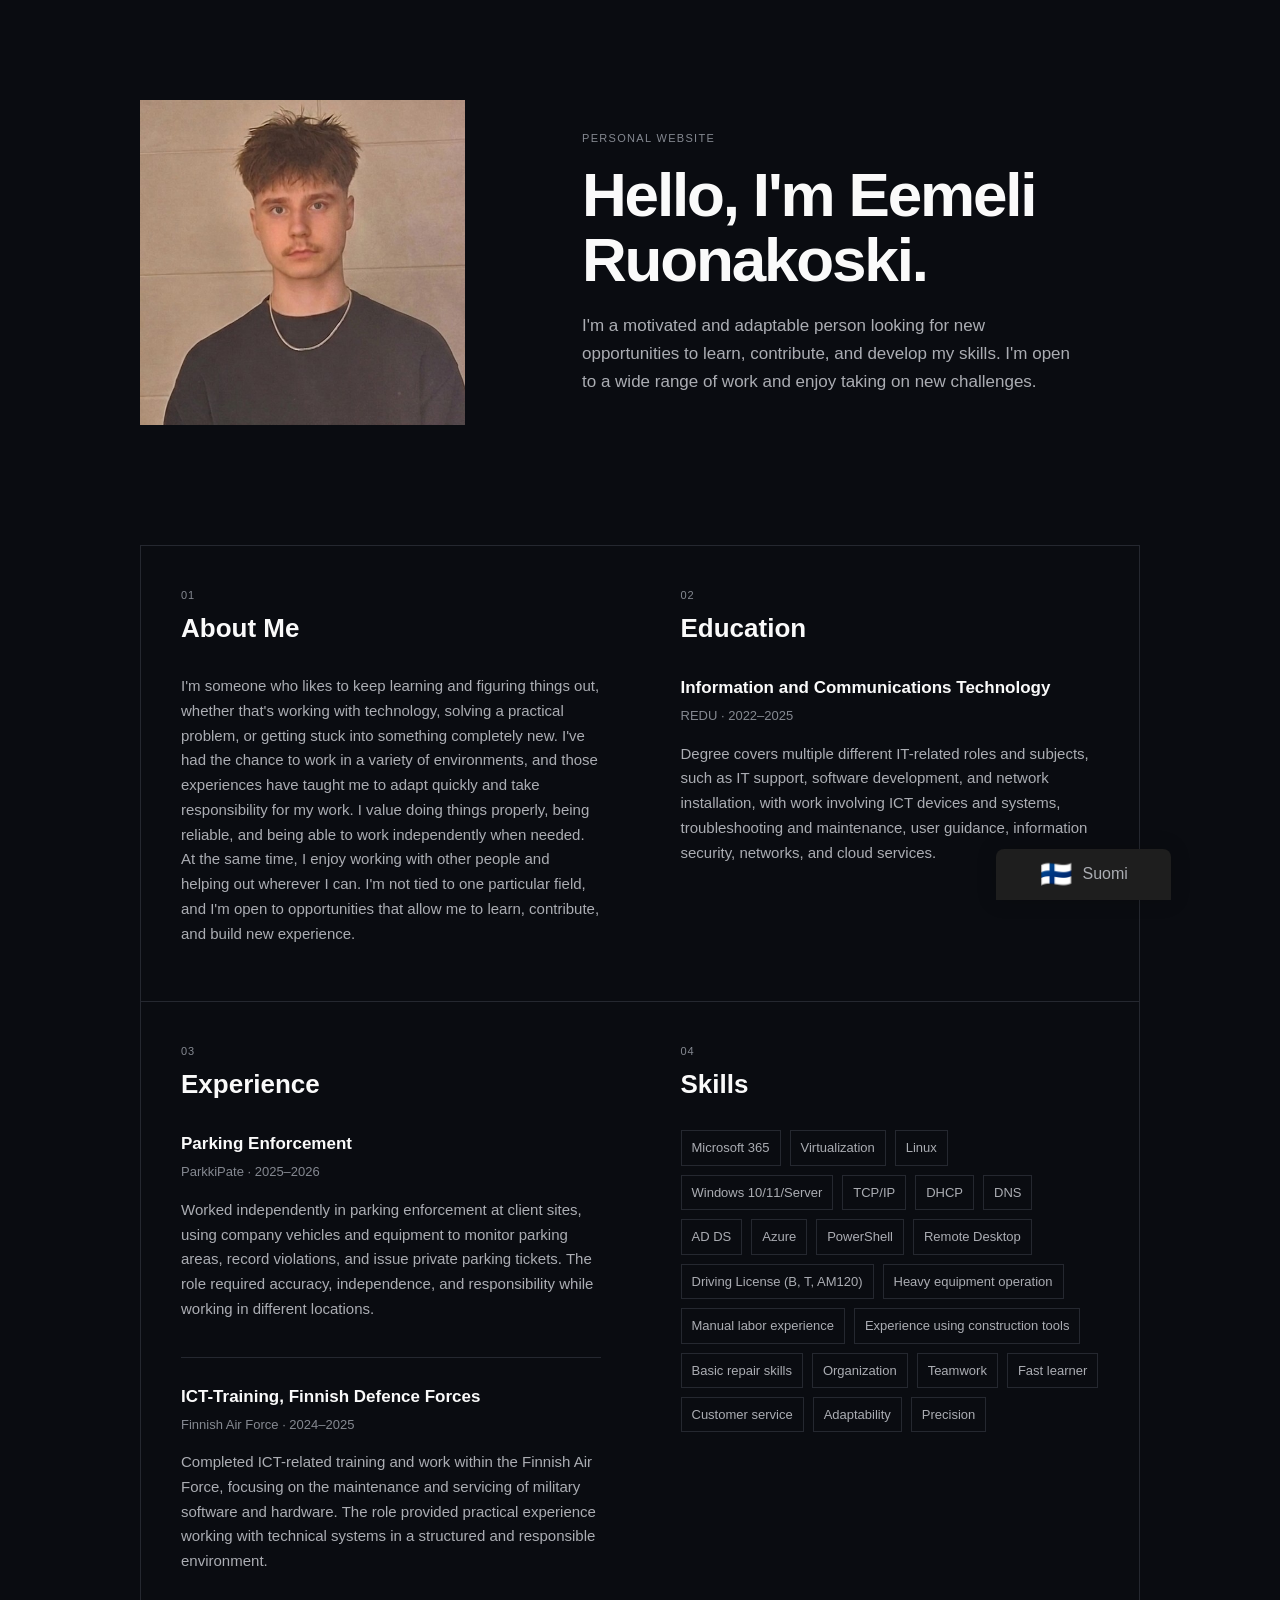
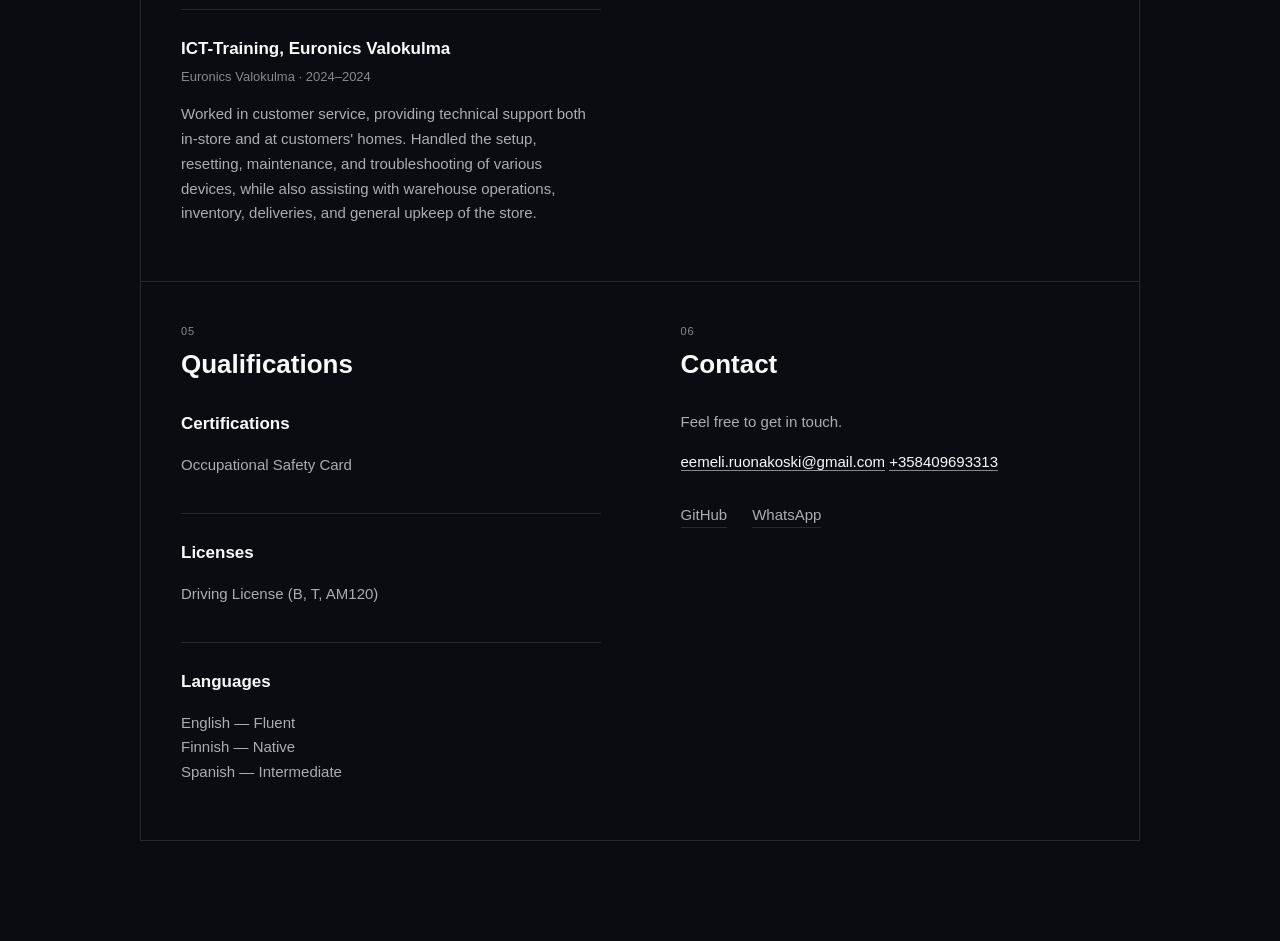
<file: index.html>
<!DOCTYPE html>
<html lang="en">
<head>
    

    <meta charset="UTF-8">
    <meta name="viewport" content="width=device-width, initial-scale=1.0">

    <!-- Edit -->
    <title>Eemeli Ruonakoski</title>
    <meta property="og:title" content="Eemeli Ruonakoski">

    <!-- Favicon -->
    <link rel="icon" type="image/png" href="favicon.png">

    <!-- Styles -->
    <link rel="stylesheet" href="style.css">
</head>


<body>

    

    <main>

        <section class="intro">

            <div class="intro-text">

                <!-- Label -->
                <p class="small-label">PERSONAL WEBSITE</p>

                <!-- Edit -->
                <h1>Hello, I'm Eemeli Ruonakoski.</h1>

                <!-- Edit -->
                <p class="introduction">
                    I'm a motivated and adaptable person 
		    looking for new opportunities to learn, contribute, 
		    and develop my skills. I'm open to a wide range of
		    work and enjoy taking on new challenges.
                </p>

            </div>


            <!-- Edit -->
            <a href="profile.png">
                <img class="main-photo" src="profile.png" alt="A photo of me">
            </a>

        </section>


        

                <div class="content-grid">

            <!-- About Me -->
            <section class="section">
                <p class="section-number">01</p>
                <h2>About Me</h2>
                <p>
                    I'm someone who likes to keep learning and figuring things out, whether that's working with technology, solving a practical problem, or getting stuck into something completely new. I've had the chance to work in a variety of environments, and those experiences have taught me to adapt quickly and take responsibility for my work. I value doing things properly, being reliable, and being able to work independently when needed. At the same time, I enjoy working with other people and helping out wherever I can. I'm not tied to one particular field, and I'm open to opportunities that allow me to learn, contribute, and build new experience.
                </p>
            </section>

            <!-- Education -->
            <section class="section">
                <p class="section-number">02</p>
                <h2>Education</h2>
                <article>
                    <h3>Information and Communications Technology</h3>
                    <p class="date">REDU · 2022–2025</p>
                    <p>Degree covers multiple different IT-related roles and subjects, such as IT support, software development, and network installation, with work involving ICT devices and systems, troubleshooting and maintenance, user guidance, information security, networks, and cloud services.</p>
                </article>
                
            </section>

            <!-- Experience -->
            <section class="section">
                <p class="section-number">03</p>
                <h2>Experience</h2>
                <article>
                    <h3>Parking Enforcement</h3>
                    <p class="date">ParkkiPate · 2025–2026</p>
                    <p>Worked independently in parking enforcement at client sites, using company vehicles and equipment to monitor parking areas, record violations, and issue private parking tickets. The role required accuracy, independence, and responsibility while working in different locations.</p>
                </article>
                <article>
                    <h3>ICT-Training, Finnish Defence Forces</h3>
                    <p class="date">Finnish Air Force · 2024–2025</p>
                    <p>Completed ICT-related training and work within the Finnish Air Force, focusing on the maintenance and servicing of military software and hardware. The role provided practical experience working with technical systems in a structured and responsible environment.</p>
                </article>
		<article>
                    <h3>ICT-Training, Euronics Valokulma</h3>
                    <p class="date">Euronics Valokulma · 2024–2024</p>
                    <p>Worked in customer service, providing technical support both in-store and at customers' homes. Handled the setup, resetting, maintenance, and troubleshooting of various devices, while also assisting with warehouse operations, inventory, deliveries, and general upkeep of the store.</p>
                </article>
            </section>

            <!-- Skills -->
            <section class="section">
                <p class="section-number">04</p>
                <h2>Skills</h2>
                <div class="skills">
                    <span>Microsoft 365</span>
                    <span>Virtualization</span>
                    <span>Linux</span>
                    <span>Windows 10/11/Server</span>
                    <span>TCP/IP</span>
                    <span>DHCP</span>
		    <span>DNS</span>
                    <span>AD DS</span>
                    <span>Azure</span>
                    <span>PowerShell</span>
                    <span>Remote Desktop</span>
                    <span>Driving License (B, T, AM120)</span>
		    <span>Heavy equipment operation</span>
                    <span>Manual labor experience</span>
                    <span>Experience using construction tools</span>
                    <span>Basic repair skills</span>
                    <span>Organization</span>
                    <span>Teamwork</span>
		    <span>Fast learner</span>
                    <span>Customer service</span>
                    <span>Adaptability</span>
                    <span>Precision</span>
                </div>
            </section>

            <!-- Qualifications -->
            <section class="section">
                <p class="section-number">05</p>
                <h2>Qualifications</h2>

                <article>
                    <h3>Certifications</h3>
                    <p>Occupational Safety Card</p>
                </article>

                <article>
                    <h3>Licenses</h3>
                    <p>Driving License (B, T, AM120)</p>
                </article>

                <article>
                    <h3>Languages</h3>
                    <p>
                        English — Fluent<br>
                        Finnish — Native<br>
                        Spanish — Intermediate<br>
                    </p>
                </article>
            </section>

            <!-- Contact -->
            <section class="section">
                <p class="section-number">06</p>
                <h2>Contact</h2>
                <p>Feel free to get in touch.</p>
                <a class="contact-link" href="mailto:eemeli.ruonakoski@gmail.com">eemeli.ruonakoski@gmail.com</a>
		<a class="contact-link" href="tel:+358409693313">+358409693313</a>
                <div class="social-links">
                    
                    <a href="https://github.com/eemeliruonakoski/">GitHub</a>
		    <a href="https://wa.me/358409693313">WhatsApp</a>
                </div>
            </section>

        </div>

    </main>


    

    <a class="language-tab" href="fi/" aria-label="Switch to Finnish">
        <span class="flag">🇫🇮</span>
        <span>Suomi</span>
    </a>


</body>
</html>
</file>
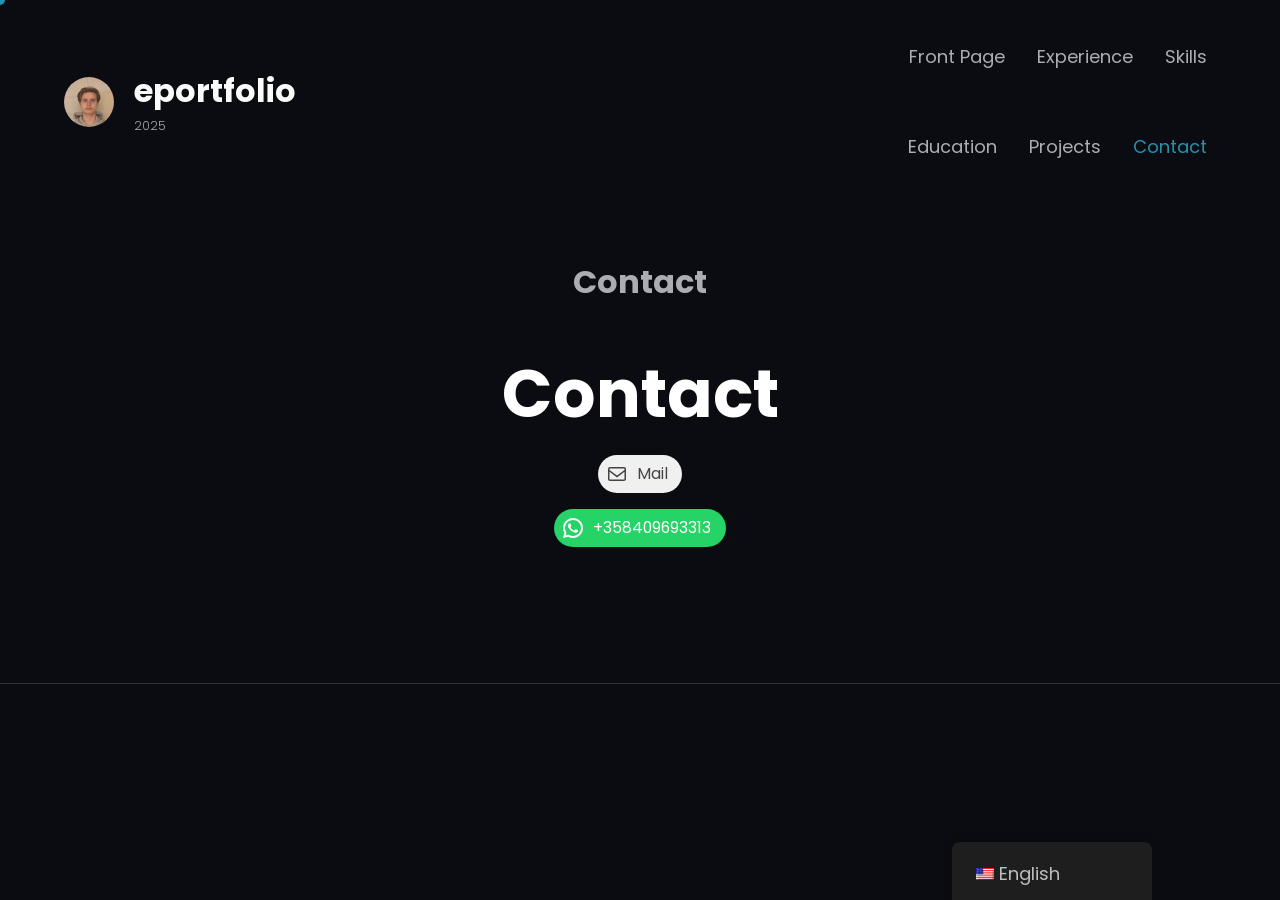
<file: contact/index.html>
<!DOCTYPE html>
<html lang="en-US">
<head>
	<meta charset="UTF-8">
	<meta name="viewport" content="width=device-width, initial-scale=1">
<meta name="robots" content="max-image-preview:large">
	<style>img:is([sizes="auto" i], [sizes^="auto," i]) { contain-intrinsic-size: 3000px 1500px }</style>
	<title>Contact &#8211; eportfolio</title>
<link rel="alternate" type="application/rss+xml" title="eportfolio &raquo; Feed" href="/feed/">
<link rel="alternate" type="application/rss+xml" title="eportfolio &raquo; Comments Feed" href="/comments/feed/">
<script>
window._wpemojiSettings = {"baseUrl":"https:\/\/s.w.org\/images\/core\/emoji\/15.1.0\/72x72\/","ext":".png","svgUrl":"https:\/\/s.w.org\/images\/core\/emoji\/15.1.0\/svg\/","svgExt":".svg","source":{"concatemoji":"\/wp-includes\/js\/wp-emoji-release.min.js?ver=6.8.1"}};
/*! This file is auto-generated */
!function(i,n){var o,s,e;function c(e){try{var t={supportTests:e,timestamp:(new Date).valueOf()};sessionStorage.setItem(o,JSON.stringify(t))}catch(e){}}function p(e,t,n){e.clearRect(0,0,e.canvas.width,e.canvas.height),e.fillText(t,0,0);var t=new Uint32Array(e.getImageData(0,0,e.canvas.width,e.canvas.height).data),r=(e.clearRect(0,0,e.canvas.width,e.canvas.height),e.fillText(n,0,0),new Uint32Array(e.getImageData(0,0,e.canvas.width,e.canvas.height).data));return t.every(function(e,t){return e===r[t]})}function u(e,t,n){switch(t){case"flag":return n(e,"🏳️‍⚧️","🏳️​⚧️")?!1:!n(e,"🇺🇳","🇺​🇳")&&!n(e,"🏴󠁧󠁢󠁥󠁮󠁧󠁿","🏴​󠁧​󠁢​󠁥​󠁮​󠁧​󠁿");case"emoji":return!n(e,"🐦‍🔥","🐦​🔥")}return!1}function f(e,t,n){var r="undefined"!=typeof WorkerGlobalScope&&self instanceof WorkerGlobalScope?new OffscreenCanvas(300,150):i.createElement("canvas"),a=r.getContext("2d",{willReadFrequently:!0}),o=(a.textBaseline="top",a.font="600 32px Arial",{});return e.forEach(function(e){o[e]=t(a,e,n)}),o}function t(e){var t=i.createElement("script");t.src=e,t.defer=!0,i.head.appendChild(t)}"undefined"!=typeof Promise&&(o="wpEmojiSettingsSupports",s=["flag","emoji"],n.supports={everything:!0,everythingExceptFlag:!0},e=new Promise(function(e){i.addEventListener("DOMContentLoaded",e,{once:!0})}),new Promise(function(t){var n=function(){try{var e=JSON.parse(sessionStorage.getItem(o));if("object"==typeof e&&"number"==typeof e.timestamp&&(new Date).valueOf()<e.timestamp+604800&&"object"==typeof e.supportTests)return e.supportTests}catch(e){}return null}();if(!n){if("undefined"!=typeof Worker&&"undefined"!=typeof OffscreenCanvas&&"undefined"!=typeof URL&&URL.createObjectURL&&"undefined"!=typeof Blob)try{var e="postMessage("+f.toString()+"("+[JSON.stringify(s),u.toString(),p.toString()].join(",")+"));",r=new Blob([e],{type:"text/javascript"}),a=new Worker(URL.createObjectURL(r),{name:"wpTestEmojiSupports"});return void(a.onmessage=function(e){c(n=e.data),a.terminate(),t(n)})}catch(e){}c(n=f(s,u,p))}t(n)}).then(function(e){for(var t in e)n.supports[t]=e[t],n.supports.everything=n.supports.everything&&n.supports[t],"flag"!==t&&(n.supports.everythingExceptFlag=n.supports.everythingExceptFlag&&n.supports[t]);n.supports.everythingExceptFlag=n.supports.everythingExceptFlag&&!n.supports.flag,n.DOMReady=!1,n.readyCallback=function(){n.DOMReady=!0}}).then(function(){return e}).then(function(){var e;n.supports.everything||(n.readyCallback(),(e=n.source||{}).concatemoji?t(e.concatemoji):e.wpemoji&&e.twemoji&&(t(e.twemoji),t(e.wpemoji)))}))}((window,document),window._wpemojiSettings);
</script>
<style id="wp-block-site-logo-inline-css">.wp-block-site-logo{box-sizing:border-box;line-height:0}.wp-block-site-logo a{display:inline-block;line-height:0}.wp-block-site-logo.is-default-size img{height:auto;width:120px}.wp-block-site-logo img{height:auto;max-width:100%}.wp-block-site-logo a,.wp-block-site-logo img{border-radius:inherit}.wp-block-site-logo.aligncenter{margin-left:auto;margin-right:auto;text-align:center}:root :where(.wp-block-site-logo.is-style-rounded){border-radius:9999px}</style>
<style id="wp-block-site-title-inline-css">.wp-block-site-title{box-sizing:border-box}.wp-block-site-title :where(a){color:inherit;font-family:inherit;font-size:inherit;font-style:inherit;font-weight:inherit;letter-spacing:inherit;line-height:inherit;text-decoration:inherit}</style>
<style id="wp-block-site-tagline-inline-css">.wp-block-site-tagline{box-sizing:border-box}</style>
<style id="wp-block-group-inline-css">.wp-block-group{box-sizing:border-box}:where(.wp-block-group.wp-block-group-is-layout-constrained){position:relative}</style>
<style id="wp-block-group-theme-inline-css">:where(.wp-block-group.has-background){padding:1.25em 2.375em}</style>
<style id="wp-block-navigation-link-inline-css">.wp-block-navigation .wp-block-navigation-item__label{overflow-wrap:break-word}.wp-block-navigation .wp-block-navigation-item__description{display:none}.link-ui-tools{border-top:1px solid #f0f0f0;padding:8px}.link-ui-block-inserter{padding-top:8px}.link-ui-block-inserter__back{margin-left:8px;text-transform:uppercase}</style>
<link rel="stylesheet" id="wp-block-navigation-css" href="/wp-includes/blocks/navigation/style.min.css?ver=6.8.1" media="all">
<style id="wp-block-template-part-theme-inline-css">:root :where(.wp-block-template-part.has-background){margin-bottom:0;margin-top:0;padding:1.25em 2.375em}</style>
<style id="wp-block-post-title-inline-css">.wp-block-post-title{box-sizing:border-box;word-break:break-word}.wp-block-post-title :where(a){display:inline-block;font-family:inherit;font-size:inherit;font-style:inherit;font-weight:inherit;letter-spacing:inherit;line-height:inherit;text-decoration:inherit}</style>
<style id="wp-block-post-featured-image-inline-css">.wp-block-post-featured-image{margin-left:0;margin-right:0}.wp-block-post-featured-image a{display:block;height:100%}.wp-block-post-featured-image :where(img){box-sizing:border-box;height:auto;max-width:100%;vertical-align:bottom;width:100%}.wp-block-post-featured-image.alignfull img,.wp-block-post-featured-image.alignwide img{width:100%}.wp-block-post-featured-image .wp-block-post-featured-image__overlay.has-background-dim{background-color:#000;inset:0;position:absolute}.wp-block-post-featured-image{position:relative}.wp-block-post-featured-image .wp-block-post-featured-image__overlay.has-background-gradient{background-color:initial}.wp-block-post-featured-image .wp-block-post-featured-image__overlay.has-background-dim-0{opacity:0}.wp-block-post-featured-image .wp-block-post-featured-image__overlay.has-background-dim-10{opacity:.1}.wp-block-post-featured-image .wp-block-post-featured-image__overlay.has-background-dim-20{opacity:.2}.wp-block-post-featured-image .wp-block-post-featured-image__overlay.has-background-dim-30{opacity:.3}.wp-block-post-featured-image .wp-block-post-featured-image__overlay.has-background-dim-40{opacity:.4}.wp-block-post-featured-image .wp-block-post-featured-image__overlay.has-background-dim-50{opacity:.5}.wp-block-post-featured-image .wp-block-post-featured-image__overlay.has-background-dim-60{opacity:.6}.wp-block-post-featured-image .wp-block-post-featured-image__overlay.has-background-dim-70{opacity:.7}.wp-block-post-featured-image .wp-block-post-featured-image__overlay.has-background-dim-80{opacity:.8}.wp-block-post-featured-image .wp-block-post-featured-image__overlay.has-background-dim-90{opacity:.9}.wp-block-post-featured-image .wp-block-post-featured-image__overlay.has-background-dim-100{opacity:1}.wp-block-post-featured-image:where(.alignleft,.alignright){width:100%}</style>
<style id="wp-block-heading-inline-css">h1.has-background,h2.has-background,h3.has-background,h4.has-background,h5.has-background,h6.has-background{padding:1.25em 2.375em}h1.has-text-align-left[style*=writing-mode]:where([style*=vertical-lr]),h1.has-text-align-right[style*=writing-mode]:where([style*=vertical-rl]),h2.has-text-align-left[style*=writing-mode]:where([style*=vertical-lr]),h2.has-text-align-right[style*=writing-mode]:where([style*=vertical-rl]),h3.has-text-align-left[style*=writing-mode]:where([style*=vertical-lr]),h3.has-text-align-right[style*=writing-mode]:where([style*=vertical-rl]),h4.has-text-align-left[style*=writing-mode]:where([style*=vertical-lr]),h4.has-text-align-right[style*=writing-mode]:where([style*=vertical-rl]),h5.has-text-align-left[style*=writing-mode]:where([style*=vertical-lr]),h5.has-text-align-right[style*=writing-mode]:where([style*=vertical-rl]),h6.has-text-align-left[style*=writing-mode]:where([style*=vertical-lr]),h6.has-text-align-right[style*=writing-mode]:where([style*=vertical-rl]){rotate:180deg}</style>
<link rel="stylesheet" id="wp-block-social-links-css" href="/wp-includes/blocks/social-links/style.min.css?ver=6.8.1" media="all">
<style id="wp-block-paragraph-inline-css">.is-small-text{font-size:.875em}.is-regular-text{font-size:1em}.is-large-text{font-size:2.25em}.is-larger-text{font-size:3em}.has-drop-cap:not(:focus):first-letter{float:left;font-size:8.4em;font-style:normal;font-weight:100;line-height:.68;margin:.05em .1em 0 0;text-transform:uppercase}body.rtl .has-drop-cap:not(:focus):first-letter{float:none;margin-left:.1em}p.has-drop-cap.has-background{overflow:hidden}:root :where(p.has-background){padding:1.25em 2.375em}:where(p.has-text-color:not(.has-link-color)) a{color:inherit}p.has-text-align-left[style*="writing-mode:vertical-lr"],p.has-text-align-right[style*="writing-mode:vertical-rl"]{rotate:180deg}</style>
<style id="wp-block-post-content-inline-css">.wp-block-post-content{display:flow-root}</style>
<style id="wp-block-spacer-inline-css">.wp-block-spacer{clear:both}</style>
<style id="wp-block-buttons-inline-css">.wp-block-buttons{box-sizing:border-box}.wp-block-buttons.is-vertical{flex-direction:column}.wp-block-buttons.is-vertical>.wp-block-button:last-child{margin-bottom:0}.wp-block-buttons>.wp-block-button{display:inline-block;margin:0}.wp-block-buttons.is-content-justification-left{justify-content:flex-start}.wp-block-buttons.is-content-justification-left.is-vertical{align-items:flex-start}.wp-block-buttons.is-content-justification-center{justify-content:center}.wp-block-buttons.is-content-justification-center.is-vertical{align-items:center}.wp-block-buttons.is-content-justification-right{justify-content:flex-end}.wp-block-buttons.is-content-justification-right.is-vertical{align-items:flex-end}.wp-block-buttons.is-content-justification-space-between{justify-content:space-between}.wp-block-buttons.aligncenter{text-align:center}.wp-block-buttons:not(.is-content-justification-space-between,.is-content-justification-right,.is-content-justification-left,.is-content-justification-center) .wp-block-button.aligncenter{margin-left:auto;margin-right:auto;width:100%}.wp-block-buttons[style*=text-decoration] .wp-block-button,.wp-block-buttons[style*=text-decoration] .wp-block-button__link{text-decoration:inherit}.wp-block-buttons.has-custom-font-size .wp-block-button__link{font-size:inherit}.wp-block-button.aligncenter{text-align:center}</style>
<style id="wp-block-button-inline-css">.wp-block-button__link{align-content:center;box-sizing:border-box;cursor:pointer;display:inline-block;height:100%;text-align:center;width:100%;word-break:break-word}.wp-block-button__link.aligncenter{text-align:center}.wp-block-button__link.alignright{text-align:right}:where(.wp-block-button__link){border-radius:9999px;box-shadow:none;padding:calc(.667em + 2px) calc(1.333em + 2px);text-decoration:none}.wp-block-button[style*=text-decoration] .wp-block-button__link{text-decoration:inherit}.wp-block-buttons>.wp-block-button.has-custom-width{max-width:none}.wp-block-buttons>.wp-block-button.has-custom-width .wp-block-button__link{width:100%}.wp-block-buttons>.wp-block-button.has-custom-font-size .wp-block-button__link{font-size:inherit}.wp-block-buttons>.wp-block-button.wp-block-button__width-25{width:calc(25% - var(--wp--style--block-gap, .5em)*.75)}.wp-block-buttons>.wp-block-button.wp-block-button__width-50{width:calc(50% - var(--wp--style--block-gap, .5em)*.5)}.wp-block-buttons>.wp-block-button.wp-block-button__width-75{width:calc(75% - var(--wp--style--block-gap, .5em)*.25)}.wp-block-buttons>.wp-block-button.wp-block-button__width-100{flex-basis:100%;width:100%}.wp-block-buttons.is-vertical>.wp-block-button.wp-block-button__width-25{width:25%}.wp-block-buttons.is-vertical>.wp-block-button.wp-block-button__width-50{width:50%}.wp-block-buttons.is-vertical>.wp-block-button.wp-block-button__width-75{width:75%}.wp-block-button.is-style-squared,.wp-block-button__link.wp-block-button.is-style-squared{border-radius:0}.wp-block-button.no-border-radius,.wp-block-button__link.no-border-radius{border-radius:0!important}:root :where(.wp-block-button .wp-block-button__link.is-style-outline),:root :where(.wp-block-button.is-style-outline>.wp-block-button__link){border:2px solid;padding:.667em 1.333em}:root :where(.wp-block-button .wp-block-button__link.is-style-outline:not(.has-text-color)),:root :where(.wp-block-button.is-style-outline>.wp-block-button__link:not(.has-text-color)){color:currentColor}:root :where(.wp-block-button .wp-block-button__link.is-style-outline:not(.has-background)),:root :where(.wp-block-button.is-style-outline>.wp-block-button__link:not(.has-background)){background-color:initial;background-image:none}</style>
<style id="wp-block-library-inline-css">:root{--wp-admin-theme-color:#007cba;--wp-admin-theme-color--rgb:0,124,186;--wp-admin-theme-color-darker-10:#006ba1;--wp-admin-theme-color-darker-10--rgb:0,107,161;--wp-admin-theme-color-darker-20:#005a87;--wp-admin-theme-color-darker-20--rgb:0,90,135;--wp-admin-border-width-focus:2px;--wp-block-synced-color:#7a00df;--wp-block-synced-color--rgb:122,0,223;--wp-bound-block-color:var(--wp-block-synced-color)}@media (min-resolution:192dpi){:root{--wp-admin-border-width-focus:1.5px}}.wp-element-button{cursor:pointer}:root{--wp--preset--font-size--normal:16px;--wp--preset--font-size--huge:42px}:root .has-very-light-gray-background-color{background-color:#eee}:root .has-very-dark-gray-background-color{background-color:#313131}:root .has-very-light-gray-color{color:#eee}:root .has-very-dark-gray-color{color:#313131}:root .has-vivid-green-cyan-to-vivid-cyan-blue-gradient-background{background:linear-gradient(135deg,#00d084,#0693e3)}:root .has-purple-crush-gradient-background{background:linear-gradient(135deg,#34e2e4,#4721fb 50%,#ab1dfe)}:root .has-hazy-dawn-gradient-background{background:linear-gradient(135deg,#faaca8,#dad0ec)}:root .has-subdued-olive-gradient-background{background:linear-gradient(135deg,#fafae1,#67a671)}:root .has-atomic-cream-gradient-background{background:linear-gradient(135deg,#fdd79a,#004a59)}:root .has-nightshade-gradient-background{background:linear-gradient(135deg,#330968,#31cdcf)}:root .has-midnight-gradient-background{background:linear-gradient(135deg,#020381,#2874fc)}.has-regular-font-size{font-size:1em}.has-larger-font-size{font-size:2.625em}.has-normal-font-size{font-size:var(--wp--preset--font-size--normal)}.has-huge-font-size{font-size:var(--wp--preset--font-size--huge)}.has-text-align-center{text-align:center}.has-text-align-left{text-align:left}.has-text-align-right{text-align:right}#end-resizable-editor-section{display:none}.aligncenter{clear:both}.items-justified-left{justify-content:flex-start}.items-justified-center{justify-content:center}.items-justified-right{justify-content:flex-end}.items-justified-space-between{justify-content:space-between}.screen-reader-text{border:0;clip-path:inset(50%);height:1px;margin:-1px;overflow:hidden;padding:0;position:absolute;width:1px;word-wrap:normal!important}.screen-reader-text:focus{background-color:#ddd;clip-path:none;color:#444;display:block;font-size:1em;height:auto;left:5px;line-height:normal;padding:15px 23px 14px;text-decoration:none;top:5px;width:auto;z-index:100000}html :where(.has-border-color){border-style:solid}html :where([style*=border-top-color]){border-top-style:solid}html :where([style*=border-right-color]){border-right-style:solid}html :where([style*=border-bottom-color]){border-bottom-style:solid}html :where([style*=border-left-color]){border-left-style:solid}html :where([style*=border-width]){border-style:solid}html :where([style*=border-top-width]){border-top-style:solid}html :where([style*=border-right-width]){border-right-style:solid}html :where([style*=border-bottom-width]){border-bottom-style:solid}html :where([style*=border-left-width]){border-left-style:solid}html :where(img[class*=wp-image-]){height:auto;max-width:100%}:where(figure){margin:0 0 1em}html :where(.is-position-sticky){--wp-admin--admin-bar--position-offset:var(--wp-admin--admin-bar--height,0px)}@media screen and (max-width:600px){html :where(.is-position-sticky){--wp-admin--admin-bar--position-offset:0px}}</style>
<style id="global-styles-inline-css">:root{--wp--preset--aspect-ratio--square: 1;--wp--preset--aspect-ratio--4-3: 4/3;--wp--preset--aspect-ratio--3-4: 3/4;--wp--preset--aspect-ratio--3-2: 3/2;--wp--preset--aspect-ratio--2-3: 2/3;--wp--preset--aspect-ratio--16-9: 16/9;--wp--preset--aspect-ratio--9-16: 9/16;--wp--preset--color--black: #000000;--wp--preset--color--cyan-bluish-gray: #abb8c3;--wp--preset--color--white: #ffffff;--wp--preset--color--pale-pink: #f78da7;--wp--preset--color--vivid-red: #cf2e2e;--wp--preset--color--luminous-vivid-orange: #ff6900;--wp--preset--color--luminous-vivid-amber: #fcb900;--wp--preset--color--light-green-cyan: #7bdcb5;--wp--preset--color--vivid-green-cyan: #00d084;--wp--preset--color--pale-cyan-blue: #8ed1fc;--wp--preset--color--vivid-cyan-blue: #0693e3;--wp--preset--color--vivid-purple: #9b51e0;--wp--preset--color--background: #0A0C11;--wp--preset--color--foreground: #ffffff;--wp--preset--color--primary: #2292b1;--wp--preset--color--secondary: #222222;--wp--preset--color--tertiary: #0a0a0a;--wp--preset--color--text-link: #fafafa;--wp--preset--color--body-text: #abadb3;--wp--preset--color--meta: #666666;--wp--preset--color--border-color: #323438;--wp--preset--color--color-light: #fbfbfb;--wp--preset--color--color-dark: #000000;--wp--preset--color--footer-text: #999999;--wp--preset--color--footer-border-dark: #313131;--wp--preset--color--gray: #cccccc;--wp--preset--color--patrick-blue: #1b3385;--wp--preset--color--blue-green: #25c5c9;--wp--preset--gradient--vivid-cyan-blue-to-vivid-purple: linear-gradient(135deg,rgba(6,147,227,1) 0%,rgb(155,81,224) 100%);--wp--preset--gradient--light-green-cyan-to-vivid-green-cyan: linear-gradient(135deg,rgb(122,220,180) 0%,rgb(0,208,130) 100%);--wp--preset--gradient--luminous-vivid-amber-to-luminous-vivid-orange: linear-gradient(135deg,rgba(252,185,0,1) 0%,rgba(255,105,0,1) 100%);--wp--preset--gradient--luminous-vivid-orange-to-vivid-red: linear-gradient(135deg,rgba(255,105,0,1) 0%,rgb(207,46,46) 100%);--wp--preset--gradient--very-light-gray-to-cyan-bluish-gray: linear-gradient(135deg,rgb(238,238,238) 0%,rgb(169,184,195) 100%);--wp--preset--gradient--cool-to-warm-spectrum: linear-gradient(135deg,rgb(74,234,220) 0%,rgb(151,120,209) 20%,rgb(207,42,186) 40%,rgb(238,44,130) 60%,rgb(251,105,98) 80%,rgb(254,248,76) 100%);--wp--preset--gradient--blush-light-purple: linear-gradient(135deg,rgb(255,206,236) 0%,rgb(152,150,240) 100%);--wp--preset--gradient--blush-bordeaux: linear-gradient(135deg,rgb(254,205,165) 0%,rgb(254,45,45) 50%,rgb(107,0,62) 100%);--wp--preset--gradient--luminous-dusk: linear-gradient(135deg,rgb(255,203,112) 0%,rgb(199,81,192) 50%,rgb(65,88,208) 100%);--wp--preset--gradient--pale-ocean: linear-gradient(135deg,rgb(255,245,203) 0%,rgb(182,227,212) 50%,rgb(51,167,181) 100%);--wp--preset--gradient--electric-grass: linear-gradient(135deg,rgb(202,248,128) 0%,rgb(113,206,126) 100%);--wp--preset--gradient--midnight: linear-gradient(135deg,rgb(2,3,129) 0%,rgb(40,116,252) 100%);--wp--preset--gradient--horizontal-patrick-blue-to-blue-green: linear-gradient(to right,var(--wp--preset--color--patrick-blue) 0%,var(--wp--preset--color--blue-green) 100%);--wp--preset--font-size--small: 15px;--wp--preset--font-size--medium: 16px;--wp--preset--font-size--large: clamp(24px,4.2vw,32px);--wp--preset--font-size--x-large: 42px;--wp--preset--font-size--tiny: 13px;--wp--preset--font-size--extra-small: 14px;--wp--preset--font-size--upper-heading: 18px;--wp--preset--font-size--normal: clamp(18px,1.6vw,20px);--wp--preset--font-size--content-heading: clamp(22px,3vw,24px);--wp--preset--font-size--extra-large: clamp(28px,6vw,36px);--wp--preset--font-size--product-heading: clamp(32px,4.8vw,42px);--wp--preset--font-size--huge: clamp(42px,5.2vw,80px);--wp--preset--font-size--colossal: clamp(46px,5.2vw,110px);--wp--preset--font-family--poppins: "Poppins", serif;--wp--preset--spacing--20: 0.44rem;--wp--preset--spacing--30: 0.67rem;--wp--preset--spacing--40: 1rem;--wp--preset--spacing--50: 1.5rem;--wp--preset--spacing--60: 2.25rem;--wp--preset--spacing--70: 3.38rem;--wp--preset--spacing--80: 5.06rem;--wp--preset--shadow--natural: 6px 6px 9px rgba(0, 0, 0, 0.2);--wp--preset--shadow--deep: 12px 12px 50px rgba(0, 0, 0, 0.4);--wp--preset--shadow--sharp: 6px 6px 0px rgba(0, 0, 0, 0.2);--wp--preset--shadow--outlined: 6px 6px 0px -3px rgba(255, 255, 255, 1), 6px 6px rgba(0, 0, 0, 1);--wp--preset--shadow--crisp: 6px 6px 0px rgba(0, 0, 0, 1);--wp--custom--spacing--tiny: clamp(21px, 2vw, 28px);--wp--custom--spacing--extra-small: clamp(28px, 3.5vw, 35px);--wp--custom--spacing--wp-comment-horizontal: clamp(30px, 3.7vw, 70px);--wp--custom--spacing--wp-comment-vertical: clamp(30px, 3.5vw, 49px);--wp--custom--spacing--wp-block-sidebar: clamp(7px,3.5vw,60px);--wp--custom--spacing--wp-block-sidebar-widget: clamp(35px, 3.5vw, 49px);--wp--custom--spacing--wp-block-page-numbers: clamp(49px, 3.3vw, 63px);--wp--custom--spacing--wp-footer-vertical: clamp(30px, 4vw, 70px);--wp--custom--spacing--normal: clamp(30px, 3.5vw, 40px);--wp--custom--spacing--small: max(1.75rem, 5vw);--wp--custom--spacing--medium: clamp(2rem, 8vw, calc(4 * var(--wp--style--block-gap)));--wp--custom--spacing--large: clamp(3.5rem, 10vw, 5.0625rem);--wp--custom--spacing--outer: var(--wp--custom--spacing--small, 1.25rem);--wp--custom--spacing--section-block-top: clamp(42px, 7.5vw, 140px);--wp--custom--spacing--section-block-bottom: clamp(12px, 5.5vw, 70px);--wp--custom--spacing--section-pricing-content: clamp(21px, 5.5vw, 42px);--wp--custom--spacing--main-block-gap: clamp(42px, 4.5vw, 70px);--wp--custom--spacing--testimonial-inner-gap: clamp(35px, 3.5vw, 42px);--wp--custom--spacing--group-heading-bottom-gap: clamp(35px, 3.5vw, 56px);--wp--custom--typography--font-size--heading-one: clamp(36px,3.5vw,58px);--wp--custom--typography--font-size--heading-two: clamp(32px,2.6vw,49px);--wp--custom--typography--font-size--heading-three: clamp(28px,1.9vw,36px);--wp--custom--typography--font-size--heading-four: clamp(24px,2vw,28px);--wp--custom--typography--font-size--heading-five: clamp(22px,1.3vw,24px);--wp--custom--typography--font-size--heading-six: 18px;--wp--custom--typography--font-size--huge-post-title: clamp(38px,4vw,70px);--wp--custom--typography--line-height--heading-one: 1.38;--wp--custom--typography--line-height--heading-two: 1.43;--wp--custom--typography--line-height--heading-three: 1.31;--wp--custom--typography--line-height--heading-four: 1.5;--wp--custom--typography--line-height--heading-five: 1.458333333333333;--wp--custom--typography--line-height--heading-six: 1.56;--wp--custom--typography--line-height--paragraph: 1.75;--wp--custom--typography--line-height--post-title: 1.38;--wp--custom--typography--line-height--extra-small: 21px;--wp--custom--typography--line-height--small: 28px;--wp--custom--typography--line-height--normal: normal;--wp--custom--typography--font-weight--light: 300;--wp--custom--typography--font-weight--regular: 400;--wp--custom--typography--font-weight--medium: 500;--wp--custom--typography--font-weight--bold: 700;--wp--custom--typography--font-weight--black: 900;}:root { --wp--style--global--content-size: 760px;--wp--style--global--wide-size: 1400px; }:where(body) { margin: 0; }.wp-site-blocks > .alignleft { float: left; margin-right: 2em; }.wp-site-blocks > .alignright { float: right; margin-left: 2em; }.wp-site-blocks > .aligncenter { justify-content: center; margin-left: auto; margin-right: auto; }:where(.wp-site-blocks) > * { margin-block-start: var(--wp--preset--spacing--40); margin-block-end: 0; }:where(.wp-site-blocks) > :first-child { margin-block-start: 0; }:where(.wp-site-blocks) > :last-child { margin-block-end: 0; }:root { --wp--style--block-gap: var(--wp--preset--spacing--40); }:root :where(.is-layout-flow) > :first-child{margin-block-start: 0;}:root :where(.is-layout-flow) > :last-child{margin-block-end: 0;}:root :where(.is-layout-flow) > *{margin-block-start: var(--wp--preset--spacing--40);margin-block-end: 0;}:root :where(.is-layout-constrained) > :first-child{margin-block-start: 0;}:root :where(.is-layout-constrained) > :last-child{margin-block-end: 0;}:root :where(.is-layout-constrained) > *{margin-block-start: var(--wp--preset--spacing--40);margin-block-end: 0;}:root :where(.is-layout-flex){gap: var(--wp--preset--spacing--40);}:root :where(.is-layout-grid){gap: var(--wp--preset--spacing--40);}.is-layout-flow > .alignleft{float: left;margin-inline-start: 0;margin-inline-end: 2em;}.is-layout-flow > .alignright{float: right;margin-inline-start: 2em;margin-inline-end: 0;}.is-layout-flow > .aligncenter{margin-left: auto !important;margin-right: auto !important;}.is-layout-constrained > .alignleft{float: left;margin-inline-start: 0;margin-inline-end: 2em;}.is-layout-constrained > .alignright{float: right;margin-inline-start: 2em;margin-inline-end: 0;}.is-layout-constrained > .aligncenter{margin-left: auto !important;margin-right: auto !important;}.is-layout-constrained > :where(:not(.alignleft):not(.alignright):not(.alignfull)){max-width: var(--wp--style--global--content-size);margin-left: auto !important;margin-right: auto !important;}.is-layout-constrained > .alignwide{max-width: var(--wp--style--global--wide-size);}body .is-layout-flex{display: flex;}.is-layout-flex{flex-wrap: wrap;align-items: center;}.is-layout-flex > :is(*, div){margin: 0;}body .is-layout-grid{display: grid;}.is-layout-grid > :is(*, div){margin: 0;}body{background-color: var(--wp--preset--color--background);color: var(--wp--preset--color--body-text);font-family: var(--wp--preset--font-family--poppins);font-size: var(--wp--preset--font-size--normal);font-weight: 400;line-height: var(--wp--custom--typography--line-height--paragraph);padding-top: 0px;padding-right: 0px;padding-bottom: 0px;padding-left: 0px;}a:where(:not(.wp-element-button)){color: var(--wp--preset--color--text-link);text-decoration: underline;}h1{font-size: var(--wp--custom--typography--font-size--heading-one);line-height: var(--wp--custom--typography--line-height--heading-one);}h2{font-size: var(--wp--custom--typography--font-size--heading-two);line-height: var(--wp--custom--typography--line-height--heading-two);}h3{font-size: var(--wp--custom--typography--font-size--heading-three);line-height: var(--wp--custom--typography--line-height--heading-three);}h4{font-size: var(--wp--custom--typography--font-size--heading-four);line-height: var(--wp--custom--typography--line-height--heading-four);}h5{font-size: var(--wp--custom--typography--font-size--heading-five);line-height: var(--wp--custom--typography--line-height--heading-five);}h6{font-size: var(--wp--custom--typography--font-size--heading-six);line-height: var(--wp--custom--typography--line-height--heading-six);}:root :where(.wp-element-button, .wp-block-button__link){background-color: #32373c;border-width: 0;color: #fff;font-family: inherit;font-size: inherit;line-height: inherit;padding: calc(0.667em + 2px) calc(1.333em + 2px);text-decoration: none;}.has-black-color{color: var(--wp--preset--color--black) !important;}.has-cyan-bluish-gray-color{color: var(--wp--preset--color--cyan-bluish-gray) !important;}.has-white-color{color: var(--wp--preset--color--white) !important;}.has-pale-pink-color{color: var(--wp--preset--color--pale-pink) !important;}.has-vivid-red-color{color: var(--wp--preset--color--vivid-red) !important;}.has-luminous-vivid-orange-color{color: var(--wp--preset--color--luminous-vivid-orange) !important;}.has-luminous-vivid-amber-color{color: var(--wp--preset--color--luminous-vivid-amber) !important;}.has-light-green-cyan-color{color: var(--wp--preset--color--light-green-cyan) !important;}.has-vivid-green-cyan-color{color: var(--wp--preset--color--vivid-green-cyan) !important;}.has-pale-cyan-blue-color{color: var(--wp--preset--color--pale-cyan-blue) !important;}.has-vivid-cyan-blue-color{color: var(--wp--preset--color--vivid-cyan-blue) !important;}.has-vivid-purple-color{color: var(--wp--preset--color--vivid-purple) !important;}.has-background-color{color: var(--wp--preset--color--background) !important;}.has-foreground-color{color: var(--wp--preset--color--foreground) !important;}.has-primary-color{color: var(--wp--preset--color--primary) !important;}.has-secondary-color{color: var(--wp--preset--color--secondary) !important;}.has-tertiary-color{color: var(--wp--preset--color--tertiary) !important;}.has-text-link-color{color: var(--wp--preset--color--text-link) !important;}.has-body-text-color{color: var(--wp--preset--color--body-text) !important;}.has-meta-color{color: var(--wp--preset--color--meta) !important;}.has-border-color-color{color: var(--wp--preset--color--border-color) !important;}.has-color-light-color{color: var(--wp--preset--color--color-light) !important;}.has-color-dark-color{color: var(--wp--preset--color--color-dark) !important;}.has-footer-text-color{color: var(--wp--preset--color--footer-text) !important;}.has-footer-border-dark-color{color: var(--wp--preset--color--footer-border-dark) !important;}.has-gray-color{color: var(--wp--preset--color--gray) !important;}.has-patrick-blue-color{color: var(--wp--preset--color--patrick-blue) !important;}.has-blue-green-color{color: var(--wp--preset--color--blue-green) !important;}.has-black-background-color{background-color: var(--wp--preset--color--black) !important;}.has-cyan-bluish-gray-background-color{background-color: var(--wp--preset--color--cyan-bluish-gray) !important;}.has-white-background-color{background-color: var(--wp--preset--color--white) !important;}.has-pale-pink-background-color{background-color: var(--wp--preset--color--pale-pink) !important;}.has-vivid-red-background-color{background-color: var(--wp--preset--color--vivid-red) !important;}.has-luminous-vivid-orange-background-color{background-color: var(--wp--preset--color--luminous-vivid-orange) !important;}.has-luminous-vivid-amber-background-color{background-color: var(--wp--preset--color--luminous-vivid-amber) !important;}.has-light-green-cyan-background-color{background-color: var(--wp--preset--color--light-green-cyan) !important;}.has-vivid-green-cyan-background-color{background-color: var(--wp--preset--color--vivid-green-cyan) !important;}.has-pale-cyan-blue-background-color{background-color: var(--wp--preset--color--pale-cyan-blue) !important;}.has-vivid-cyan-blue-background-color{background-color: var(--wp--preset--color--vivid-cyan-blue) !important;}.has-vivid-purple-background-color{background-color: var(--wp--preset--color--vivid-purple) !important;}.has-background-background-color{background-color: var(--wp--preset--color--background) !important;}.has-foreground-background-color{background-color: var(--wp--preset--color--foreground) !important;}.has-primary-background-color{background-color: var(--wp--preset--color--primary) !important;}.has-secondary-background-color{background-color: var(--wp--preset--color--secondary) !important;}.has-tertiary-background-color{background-color: var(--wp--preset--color--tertiary) !important;}.has-text-link-background-color{background-color: var(--wp--preset--color--text-link) !important;}.has-body-text-background-color{background-color: var(--wp--preset--color--body-text) !important;}.has-meta-background-color{background-color: var(--wp--preset--color--meta) !important;}.has-border-color-background-color{background-color: var(--wp--preset--color--border-color) !important;}.has-color-light-background-color{background-color: var(--wp--preset--color--color-light) !important;}.has-color-dark-background-color{background-color: var(--wp--preset--color--color-dark) !important;}.has-footer-text-background-color{background-color: var(--wp--preset--color--footer-text) !important;}.has-footer-border-dark-background-color{background-color: var(--wp--preset--color--footer-border-dark) !important;}.has-gray-background-color{background-color: var(--wp--preset--color--gray) !important;}.has-patrick-blue-background-color{background-color: var(--wp--preset--color--patrick-blue) !important;}.has-blue-green-background-color{background-color: var(--wp--preset--color--blue-green) !important;}.has-black-border-color{border-color: var(--wp--preset--color--black) !important;}.has-cyan-bluish-gray-border-color{border-color: var(--wp--preset--color--cyan-bluish-gray) !important;}.has-white-border-color{border-color: var(--wp--preset--color--white) !important;}.has-pale-pink-border-color{border-color: var(--wp--preset--color--pale-pink) !important;}.has-vivid-red-border-color{border-color: var(--wp--preset--color--vivid-red) !important;}.has-luminous-vivid-orange-border-color{border-color: var(--wp--preset--color--luminous-vivid-orange) !important;}.has-luminous-vivid-amber-border-color{border-color: var(--wp--preset--color--luminous-vivid-amber) !important;}.has-light-green-cyan-border-color{border-color: var(--wp--preset--color--light-green-cyan) !important;}.has-vivid-green-cyan-border-color{border-color: var(--wp--preset--color--vivid-green-cyan) !important;}.has-pale-cyan-blue-border-color{border-color: var(--wp--preset--color--pale-cyan-blue) !important;}.has-vivid-cyan-blue-border-color{border-color: var(--wp--preset--color--vivid-cyan-blue) !important;}.has-vivid-purple-border-color{border-color: var(--wp--preset--color--vivid-purple) !important;}.has-background-border-color{border-color: var(--wp--preset--color--background) !important;}.has-foreground-border-color{border-color: var(--wp--preset--color--foreground) !important;}.has-primary-border-color{border-color: var(--wp--preset--color--primary) !important;}.has-secondary-border-color{border-color: var(--wp--preset--color--secondary) !important;}.has-tertiary-border-color{border-color: var(--wp--preset--color--tertiary) !important;}.has-text-link-border-color{border-color: var(--wp--preset--color--text-link) !important;}.has-body-text-border-color{border-color: var(--wp--preset--color--body-text) !important;}.has-meta-border-color{border-color: var(--wp--preset--color--meta) !important;}.has-border-color-border-color{border-color: var(--wp--preset--color--border-color) !important;}.has-color-light-border-color{border-color: var(--wp--preset--color--color-light) !important;}.has-color-dark-border-color{border-color: var(--wp--preset--color--color-dark) !important;}.has-footer-text-border-color{border-color: var(--wp--preset--color--footer-text) !important;}.has-footer-border-dark-border-color{border-color: var(--wp--preset--color--footer-border-dark) !important;}.has-gray-border-color{border-color: var(--wp--preset--color--gray) !important;}.has-patrick-blue-border-color{border-color: var(--wp--preset--color--patrick-blue) !important;}.has-blue-green-border-color{border-color: var(--wp--preset--color--blue-green) !important;}.has-vivid-cyan-blue-to-vivid-purple-gradient-background{background: var(--wp--preset--gradient--vivid-cyan-blue-to-vivid-purple) !important;}.has-light-green-cyan-to-vivid-green-cyan-gradient-background{background: var(--wp--preset--gradient--light-green-cyan-to-vivid-green-cyan) !important;}.has-luminous-vivid-amber-to-luminous-vivid-orange-gradient-background{background: var(--wp--preset--gradient--luminous-vivid-amber-to-luminous-vivid-orange) !important;}.has-luminous-vivid-orange-to-vivid-red-gradient-background{background: var(--wp--preset--gradient--luminous-vivid-orange-to-vivid-red) !important;}.has-very-light-gray-to-cyan-bluish-gray-gradient-background{background: var(--wp--preset--gradient--very-light-gray-to-cyan-bluish-gray) !important;}.has-cool-to-warm-spectrum-gradient-background{background: var(--wp--preset--gradient--cool-to-warm-spectrum) !important;}.has-blush-light-purple-gradient-background{background: var(--wp--preset--gradient--blush-light-purple) !important;}.has-blush-bordeaux-gradient-background{background: var(--wp--preset--gradient--blush-bordeaux) !important;}.has-luminous-dusk-gradient-background{background: var(--wp--preset--gradient--luminous-dusk) !important;}.has-pale-ocean-gradient-background{background: var(--wp--preset--gradient--pale-ocean) !important;}.has-electric-grass-gradient-background{background: var(--wp--preset--gradient--electric-grass) !important;}.has-midnight-gradient-background{background: var(--wp--preset--gradient--midnight) !important;}.has-horizontal-patrick-blue-to-blue-green-gradient-background{background: var(--wp--preset--gradient--horizontal-patrick-blue-to-blue-green) !important;}.has-small-font-size{font-size: var(--wp--preset--font-size--small) !important;}.has-medium-font-size{font-size: var(--wp--preset--font-size--medium) !important;}.has-large-font-size{font-size: var(--wp--preset--font-size--large) !important;}.has-x-large-font-size{font-size: var(--wp--preset--font-size--x-large) !important;}.has-tiny-font-size{font-size: var(--wp--preset--font-size--tiny) !important;}.has-extra-small-font-size{font-size: var(--wp--preset--font-size--extra-small) !important;}.has-upper-heading-font-size{font-size: var(--wp--preset--font-size--upper-heading) !important;}.has-normal-font-size{font-size: var(--wp--preset--font-size--normal) !important;}.has-content-heading-font-size{font-size: var(--wp--preset--font-size--content-heading) !important;}.has-extra-large-font-size{font-size: var(--wp--preset--font-size--extra-large) !important;}.has-product-heading-font-size{font-size: var(--wp--preset--font-size--product-heading) !important;}.has-huge-font-size{font-size: var(--wp--preset--font-size--huge) !important;}.has-colossal-font-size{font-size: var(--wp--preset--font-size--colossal) !important;}.has-poppins-font-family{font-family: var(--wp--preset--font-family--poppins) !important;}
:root :where(.wp-block-button .wp-block-button__link){background: var(--wp--preset--gradient--horizontal-patrick-blue-to-blue-green);border-radius: 30px;color: var(--wp--preset--color--color-light);font-size: var(--wp--preset--font-size--upper-heading);font-weight: var(--wp--custom--typography--font-weight--bold);line-height: var(--wp--custom--typography--line-height--heading-six);margin-top: 0.8rem;padding-top: clamp(12px, 2.5vw, 16px);padding-right: clamp(21px, 2.5vw, 35px);padding-bottom: clamp(12px, 2.5vw, 16px);padding-left: clamp(21px, 2.5vw, 35px);text-transform: capitalize;}
:root :where(.wp-block-post-title){font-size: var(--wp--custom--typography--font-size--heading-four);font-weight: var(--wp--custom--typography--font-weight--bold);line-height: var(--wp--custom--typography--line-height--heading-four);}
:root :where(.wp-block-site-title){font-size: var(--wp--preset--font-size--large);font-weight: var(--wp--custom--typography--font-weight--bold);line-height: var(--wp--custom--typography--line-height--normal);}
:root :where(.wp-block-site-tagline){color: var(--wp--preset--color--body-text);font-size: 12px;font-weight: 300;margin-top: 0;}
:root :where(.wp-block-heading){color: var(--wp--preset--color--foreground);font-weight: var(--wp--custom--typography--font-weight--bold);margin-top: 0px;margin-bottom: 0px;}
:root :where(.wp-block-navigation){color: var(--wp--preset--color--body-text);font-size: var(--wp--preset--font-size--upper-heading);font-weight: var(--wp--custom--typography--font-weight--regular);line-height: var(--wp--custom--typography--line-height--heading-six);text-transform: capitalize;}</style>
<style id="block-style-variation-styles-inline-css">:root :where(.wp-block-site-logo.is-style-rounded--1){border-radius: 9999px;}</style>
<style id="wp-emoji-styles-inline-css">img.wp-smiley, img.emoji {
		display: inline !important;
		border: none !important;
		box-shadow: none !important;
		height: 1em !important;
		width: 1em !important;
		margin: 0 0.07em !important;
		vertical-align: -0.1em !important;
		background: none !important;
		padding: 0 !important;
	}</style>
<style id="core-block-supports-inline-css">.wp-container-core-group-is-layout-efb20f49{gap:20px;}.wp-container-core-navigation-is-layout-9a50c4af{justify-content:center;}.wp-container-core-group-is-layout-17124a9a{flex-wrap:nowrap;justify-content:flex-end;}.wp-container-core-group-is-layout-79f487ac{justify-content:space-between;}.wp-container-core-social-links-is-layout-a89b3969{justify-content:center;}.wp-container-core-social-links-is-layout-03627597{justify-content:center;}</style>
<style id="wp-block-template-skip-link-inline-css">.skip-link.screen-reader-text {
			border: 0;
			clip-path: inset(50%);
			height: 1px;
			margin: -1px;
			overflow: hidden;
			padding: 0;
			position: absolute !important;
			width: 1px;
			word-wrap: normal !important;
		}

		.skip-link.screen-reader-text:focus {
			background-color: #eee;
			clip-path: none;
			color: #444;
			display: block;
			font-size: 1em;
			height: auto;
			left: 5px;
			line-height: normal;
			padding: 15px 23px 14px;
			text-decoration: none;
			top: 5px;
			width: auto;
			z-index: 100000;
		}</style>
<link rel="stylesheet" id="trp-floater-language-switcher-style-css" href="/wp-content/plugins/translatepress-multilingual/assets/css/trp-floater-language-switcher.css?ver=2.9.13" media="all">
<link rel="stylesheet" id="trp-language-switcher-style-css" href="/wp-content/plugins/translatepress-multilingual/assets/css/trp-language-switcher.css?ver=2.9.13" media="all">
<link rel="stylesheet" id="bizboost-style-css" href="/wp-content/themes/bizboost/style.css?ver=1692091546" media="all">
<link rel="https://api.w.org/" href="/wp-json/">
<link rel="alternate" title="JSON" type="application/json" href="/wp-json/wp/v2/pages/49">
<link rel="EditURI" type="application/rsd+xml" title="RSD" href="/xmlrpc.php?rsd">
<meta name="generator" content="WordPress 6.8.1">
<link rel="canonical" href="/contact/">
<link rel="shortlink" href="/?p=49">
<link rel="alternate" title="oEmbed (JSON)" type="application/json+oembed" href="/wp-json/oembed/1.0/embed?url=%2Fcontact%2F">
<link rel="alternate" title="oEmbed (XML)" type="text/xml+oembed" href="/wp-json/oembed/1.0/embed?url=%2Fcontact%2F#038;format=xml">
<link rel="alternate" hreflang="en-US" href="/contact/">
<link rel="alternate" hreflang="fi" href="/fi/contact/">
<link rel="alternate" hreflang="en" href="/contact/">
<script type="importmap" id="wp-importmap">{"imports":{"@wordpress\/interactivity":"\/wp-includes\/js\/dist\/script-modules\/interactivity\/index.min.js?ver=55aebb6e0a16726baffb"}}</script>
<script type="module" src="/wp-includes/js/dist/script-modules/block-library/navigation/view.min.js?ver=61572d447d60c0aa5240" id="@wordpress/block-library/navigation/view-js-module"></script>
<link rel="modulepreload" href="/wp-includes/js/dist/script-modules/interactivity/index.min.js?ver=55aebb6e0a16726baffb" id="@wordpress/interactivity-js-modulepreload">
<style class="wp-fonts-local">@font-face{font-family:Poppins;font-style:normal;font-weight:300;font-display:fallback;src:url('/wp-content/themes/bizboost/assets/fonts/poppins/Poppins-Light.woff2') format('woff2');font-stretch:normal;}
@font-face{font-family:Poppins;font-style:normal;font-weight:400;font-display:fallback;src:url('/wp-content/themes/bizboost/assets/fonts/poppins/Poppins-Regular.woff2') format('woff2');font-stretch:normal;}
@font-face{font-family:Poppins;font-style:italic;font-weight:400;font-display:fallback;src:url('/wp-content/themes/bizboost/assets/fonts/poppins/Poppins-Italic.woff2') format('woff2');font-stretch:normal;}
@font-face{font-family:Poppins;font-style:normal;font-weight:500;font-display:fallback;src:url('/wp-content/themes/bizboost/assets/fonts/poppins/Poppins-Medium.woff2') format('woff2');font-stretch:normal;}
@font-face{font-family:Poppins;font-style:normal;font-weight:600;font-display:fallback;src:url('/wp-content/themes/bizboost/assets/fonts/poppins/Poppins-SemiBold.woff2') format('woff2');font-stretch:normal;}
@font-face{font-family:Poppins;font-style:normal;font-weight:700;font-display:fallback;src:url('/wp-content/themes/bizboost/assets/fonts/poppins/Poppins-Bold.woff2') format('woff2');font-stretch:normal;}
@font-face{font-family:Poppins;font-style:normal;font-weight:800;font-display:fallback;src:url('/wp-content/themes/bizboost/assets/fonts/poppins/Poppins-ExtraBold.woff2') format('woff2');font-stretch:normal;}
@font-face{font-family:Poppins;font-style:normal;font-weight:900;font-display:fallback;src:url('/wp-content/themes/bizboost/assets/fonts/poppins/Poppins-Black.woff2') format('woff2');font-stretch:normal;}</style>
<link rel="icon" href="/wp-content/uploads/2023/08/eportfolio-1-150x150.png" sizes="32x32">
<link rel="icon" href="/wp-content/uploads/2023/08/eportfolio-1-300x300.png" sizes="192x192">
<link rel="apple-touch-icon" href="/wp-content/uploads/2023/08/eportfolio-1-300x300.png">
<meta name="msapplication-TileImage" content="/wp-content/uploads/2023/08/eportfolio-1-300x300.png">
</head>

<body class="wp-singular page-template-default page page-id-49 wp-custom-logo wp-embed-responsive wp-theme-bizboost translatepress-en_US">

<div class="wp-site-blocks">
<header class="wp-block-template-part">
<div class="wp-block-group alignfull social-and-toggle-search header-has-nav-centered is-layout-constrained wp-block-group-is-layout-constrained">
<div class="wp-block-group alignwide wp-block-main-header is-layout-constrained wp-block-group-is-layout-constrained">
<div class="wp-block-group alignfull wp-block-main-header-container is-content-justification-space-between is-layout-flex wp-container-core-group-is-layout-79f487ac wp-block-group-is-layout-flex" style="padding-top:var(--wp--custom--spacing--tiny);padding-bottom:var(--wp--custom--spacing--tiny)">
<div class="wp-block-group site-identity is-layout-flex wp-container-core-group-is-layout-efb20f49 wp-block-group-is-layout-flex">
<div class="is-style-rounded is-style-rounded--1 wp-block-site-logo"><a href="/" class="custom-logo-link" rel="home"><img width="50" height="50" src="/wp-content/uploads/2023/08/eportfolio-1.png" class="custom-logo" alt="eportfolio" decoding="async" srcset="/wp-content/uploads/2023/08/eportfolio-1.png 760w, /wp-content/uploads/2023/08/eportfolio-1-300x300.png 300w, /wp-content/uploads/2023/08/eportfolio-1-150x150.png 150w, /wp-content/uploads/2023/08/eportfolio-1-12x12.png 12w" sizes="(max-width: 50px) 100vw, 50px"></a></div>


<div class="wp-block-group is-layout-flow wp-block-group-is-layout-flow">
<h1 class="wp-block-site-title"><a target="_self" rel="home">eportfolio</a></h1>

<p style="margin-top:0;" class="wp-block-site-tagline">2025</p>
</div>
</div>



<div class="wp-block-group is-content-justification-right is-nowrap is-layout-flex wp-container-core-group-is-layout-17124a9a wp-block-group-is-layout-flex"><nav class="is-responsive items-justified-center wp-block-navigation is-horizontal is-content-justification-center is-layout-flex wp-container-core-navigation-is-layout-9a50c4af wp-block-navigation-is-layout-flex" aria-label="Navigation" data-wp-interactive="core/navigation" data-wp-context='{"overlayOpenedBy":{"click":false,"hover":false,"focus":false},"type":"overlay","roleAttribute":"","ariaLabel":"Menu"}'><button aria-haspopup="dialog" aria-label="Open menu" class="wp-block-navigation__responsive-container-open" data-wp-on-async--click="actions.openMenuOnClick" data-wp-on--keydown="actions.handleMenuKeydown"><svg width="24" height="24" xmlns="http://www.w3.org/2000/svg" viewbox="0 0 24 24"><path d="M5 5v1.5h14V5H5zm0 7.8h14v-1.5H5v1.5zM5 19h14v-1.5H5V19z"></path></svg></button>
				<div class="wp-block-navigation__responsive-container" id="modal-2" data-wp-class--has-modal-open="state.isMenuOpen" data-wp-class--is-menu-open="state.isMenuOpen" data-wp-watch="callbacks.initMenu" data-wp-on--keydown="actions.handleMenuKeydown" data-wp-on-async--focusout="actions.handleMenuFocusout" tabindex="-1">
					<div class="wp-block-navigation__responsive-close" tabindex="-1">
						<div class="wp-block-navigation__responsive-dialog" data-wp-bind--aria-modal="state.ariaModal" data-wp-bind--aria-label="state.ariaLabel" data-wp-bind--role="state.roleAttribute">
							<button aria-label="Close menu" class="wp-block-navigation__responsive-container-close" data-wp-on-async--click="actions.closeMenuOnClick"><svg xmlns="http://www.w3.org/2000/svg" viewbox="0 0 24 24" width="24" height="24" aria-hidden="true" focusable="false"><path d="m13.06 12 6.47-6.47-1.06-1.06L12 10.94 5.53 4.47 4.47 5.53 10.94 12l-6.47 6.47 1.06 1.06L12 13.06l6.47 6.47 1.06-1.06L13.06 12Z"></path></svg></button>
							<div class="wp-block-navigation__responsive-container-content" data-wp-watch="callbacks.focusFirstElement" id="modal-2-content">
								<ul class="wp-block-navigation__container is-responsive items-justified-center wp-block-navigation">
<li class=" wp-block-navigation-item wp-block-navigation-link"><a class="wp-block-navigation-item__content" href="/eemeli-ruonakoski/"><span class="wp-block-navigation-item__label">Front page</span></a></li>
<li class=" wp-block-navigation-item wp-block-navigation-link"><a class="wp-block-navigation-item__content" href="/introduction/"><span class="wp-block-navigation-item__label">Experience</span></a></li>
<li class=" wp-block-navigation-item wp-block-navigation-link"><a class="wp-block-navigation-item__content" href="/skills/"><span class="wp-block-navigation-item__label">Skills</span></a></li>
<li class=" wp-block-navigation-item wp-block-navigation-link"><a class="wp-block-navigation-item__content" href="/education/"><span class="wp-block-navigation-item__label">Education</span></a></li>
<li class=" wp-block-navigation-item wp-block-navigation-link"><a class="wp-block-navigation-item__content" href="/projects/"><span class="wp-block-navigation-item__label">Projects</span></a></li>
<li class=" wp-block-navigation-item current-menu-item wp-block-navigation-link"><a class="wp-block-navigation-item__content" href="/contact/" aria-current="page"><span class="wp-block-navigation-item__label">Contact</span></a></li>
</ul>
							</div>
						</div>
					</div>
				</div></nav></div>
</div>
</div>
</div>
</header>


<main class="wp-block-group is-layout-flow wp-block-group-is-layout-flow">
    
    <div class="wp-block-group wp-block-inner-page-title is-layout-constrained wp-block-group-is-layout-constrained">
        
        <div class="wp-block-group is-layout-flow wp-block-group-is-layout-flow">
            <h2 class="has-text-align-center wp-block-post-title">Contact</h2>
        </div>
        
    </div>
    
    
    <div class="wp-block-group is-layout-constrained wp-block-group-is-layout-constrained">
        
    </div>
    

    <div class="entry-content wp-block-post-content is-layout-constrained wp-block-post-content-is-layout-constrained">
<h1 class="wp-block-heading has-text-align-center has-foreground-color has-text-color has-huge-font-size">Contact</h1>



<ul class="wp-block-social-links has-visible-labels is-style-default is-content-justification-center is-layout-flex wp-container-core-social-links-is-layout-a89b3969 wp-block-social-links-is-layout-flex"><li class="wp-social-link wp-social-link-mail  wp-block-social-link"><a href="mailto:eeme&#108;i.r&#117;&#111;&#110;&#097;kosk&#105;&#064;g&#109;&#097;&#105;l&#046;com" class="wp-block-social-link-anchor"><svg width="24" height="24" viewbox="0 0 24 24" version="1.1" xmlns="http://www.w3.org/2000/svg" aria-hidden="true" focusable="false"><path d="M19,5H5c-1.1,0-2,.9-2,2v10c0,1.1.9,2,2,2h14c1.1,0,2-.9,2-2V7c0-1.1-.9-2-2-2zm.5,12c0,.3-.2.5-.5.5H5c-.3,0-.5-.2-.5-.5V9.8l7.5,5.6,7.5-5.6V17zm0-9.1L12,13.6,4.5,7.9V7c0-.3.2-.5.5-.5h14c.3,0,.5.2.5.5v.9z"></path></svg><span class="wp-block-social-link-label">Mail</span></a></li></ul>



<ul class="wp-block-social-links has-visible-labels is-horizontal is-content-justification-center is-layout-flex wp-container-core-social-links-is-layout-03627597 wp-block-social-links-is-layout-flex"><li class="wp-social-link wp-social-link-whatsapp  wp-block-social-link"><a href="tel:+358409693313" class="wp-block-social-link-anchor"><svg width="24" height="24" viewbox="0 0 24 24" version="1.1" xmlns="http://www.w3.org/2000/svg" aria-hidden="true" focusable="false"><path d="M 12.011719 2 C 6.5057187 2 2.0234844 6.478375 2.0214844 11.984375 C 2.0204844 13.744375 2.4814687 15.462563 3.3554688 16.976562 L 2 22 L 7.2324219 20.763672 C 8.6914219 21.559672 10.333859 21.977516 12.005859 21.978516 L 12.009766 21.978516 C 17.514766 21.978516 21.995047 17.499141 21.998047 11.994141 C 22.000047 9.3251406 20.962172 6.8157344 19.076172 4.9277344 C 17.190172 3.0407344 14.683719 2.001 12.011719 2 z M 12.009766 4 C 14.145766 4.001 16.153109 4.8337969 17.662109 6.3417969 C 19.171109 7.8517969 20.000047 9.8581875 19.998047 11.992188 C 19.996047 16.396187 16.413812 19.978516 12.007812 19.978516 C 10.674812 19.977516 9.3544062 19.642812 8.1914062 19.007812 L 7.5175781 18.640625 L 6.7734375 18.816406 L 4.8046875 19.28125 L 5.2851562 17.496094 L 5.5019531 16.695312 L 5.0878906 15.976562 C 4.3898906 14.768562 4.0204844 13.387375 4.0214844 11.984375 C 4.0234844 7.582375 7.6067656 4 12.009766 4 z M 8.4765625 7.375 C 8.3095625 7.375 8.0395469 7.4375 7.8105469 7.6875 C 7.5815469 7.9365 6.9355469 8.5395781 6.9355469 9.7675781 C 6.9355469 10.995578 7.8300781 12.182609 7.9550781 12.349609 C 8.0790781 12.515609 9.68175 15.115234 12.21875 16.115234 C 14.32675 16.946234 14.754891 16.782234 15.212891 16.740234 C 15.670891 16.699234 16.690438 16.137687 16.898438 15.554688 C 17.106437 14.971687 17.106922 14.470187 17.044922 14.367188 C 16.982922 14.263188 16.816406 14.201172 16.566406 14.076172 C 16.317406 13.951172 15.090328 13.348625 14.861328 13.265625 C 14.632328 13.182625 14.464828 13.140625 14.298828 13.390625 C 14.132828 13.640625 13.655766 14.201187 13.509766 14.367188 C 13.363766 14.534188 13.21875 14.556641 12.96875 14.431641 C 12.71875 14.305641 11.914938 14.041406 10.960938 13.191406 C 10.218937 12.530406 9.7182656 11.714844 9.5722656 11.464844 C 9.4272656 11.215844 9.5585938 11.079078 9.6835938 10.955078 C 9.7955938 10.843078 9.9316406 10.663578 10.056641 10.517578 C 10.180641 10.371578 10.223641 10.267562 10.306641 10.101562 C 10.389641 9.9355625 10.347156 9.7890625 10.285156 9.6640625 C 10.223156 9.5390625 9.737625 8.3065 9.515625 7.8125 C 9.328625 7.3975 9.131125 7.3878594 8.953125 7.3808594 C 8.808125 7.3748594 8.6425625 7.375 8.4765625 7.375 z"></path></svg><span class="wp-block-social-link-label">+358409693313</span></a></li></ul>



<p></p>
</div>

    
    <div style="height: 30px;" aria-hidden="true" class="wp-block-spacer"></div>
    

    
    <div class="wp-block-group is-layout-constrained wp-block-group-is-layout-constrained">
        
    </div>
    
</main>


<footer class="wp-block-template-part">
<div class="wp-block-group alignfull is-layout-constrained wp-block-group-is-layout-constrained">
<div class="wp-block-group alignfull wp-block-footer wp-block-widget-area is-layout-constrained wp-block-group-is-layout-constrained"></div>
</div>



<div class="wp-block-group alignfull is-layout-constrained wp-block-group-is-layout-constrained">
<div class="wp-block-group alignfull wp-block-footer wp-block-site-generator is-layout-constrained wp-block-group-is-layout-constrained"></div>
</div>



<div id="custom-cursor" class="wp-block-group custom-cursor is-layout-flow wp-block-group-is-layout-flow"></div>
</footer>
</div>
<template id="tp-language" data-tp-language="en_US"></template><script type="speculationrules">{"prefetch":[{"source":"document","where":{"and":[{"href_matches":"\/eportfoliot\/eemeliruonakoski\/*"},{"not":{"href_matches":["\/eportfoliot\/eemeliruonakoski\/wp-*.php","\/eportfoliot\/eemeliruonakoski\/wp-admin\/*","\/eportfoliot\/eemeliruonakoski\/wp-content\/uploads\/*","\/eportfoliot\/eemeliruonakoski\/wp-content\/*","\/eportfoliot\/eemeliruonakoski\/wp-content\/plugins\/*","\/eportfoliot\/eemeliruonakoski\/wp-content\/themes\/bizboost\/*","\/eportfoliot\/eemeliruonakoski\/*\\?(.+)"]}},{"not":{"selector_matches":"a[rel~=\"nofollow\"]"}},{"not":{"selector_matches":".no-prefetch, .no-prefetch a"}}]},"eagerness":"conservative"}]}</script>
        <div id="trp-floater-ls" onclick="" data-no-translation class="trp-language-switcher-container trp-floater-ls-names trp-bottom-right trp-color-dark flags-full-names">
            <div id="trp-floater-ls-current-language" class="trp-with-flags">

                <a href="#" class="trp-floater-ls-disabled-language trp-ls-disabled-language" onclick="event.preventDefault()">
					<img class="trp-flag-image" src="/wp-content/plugins/translatepress-multilingual/assets/images/flags/en_US.png" width="18" height="12" alt="en_US" title="English">English				</a>

            </div>
            <div id="trp-floater-ls-language-list" class="trp-with-flags">

                <div class="trp-language-wrap trp-language-wrap-bottom">                    <a href="/fi/contact/" title="Finnish">
          						  <img class="trp-flag-image" src="/wp-content/plugins/translatepress-multilingual/assets/images/flags/fi.png" width="18" height="12" alt="fi" title="Finnish">Finnish					          </a>
                <a href="#" class="trp-floater-ls-disabled-language trp-ls-disabled-language" onclick="event.preventDefault()"><img class="trp-flag-image" src="/wp-content/plugins/translatepress-multilingual/assets/images/flags/en_US.png" width="18" height="12" alt="en_US" title="English">English</a>
</div>            </div>
        </div>

    <script id="wp-block-template-skip-link-js-after">( function() {
		var skipLinkTarget = document.querySelector( 'main' ),
			sibling,
			skipLinkTargetID,
			skipLink;

		// Early exit if a skip-link target can't be located.
		if ( ! skipLinkTarget ) {
			return;
		}

		/*
		 * Get the site wrapper.
		 * The skip-link will be injected in the beginning of it.
		 */
		sibling = document.querySelector( '.wp-site-blocks' );

		// Early exit if the root element was not found.
		if ( ! sibling ) {
			return;
		}

		// Get the skip-link target's ID, and generate one if it doesn't exist.
		skipLinkTargetID = skipLinkTarget.id;
		if ( ! skipLinkTargetID ) {
			skipLinkTargetID = 'wp--skip-link--target';
			skipLinkTarget.id = skipLinkTargetID;
		}

		// Create the skip link.
		skipLink = document.createElement( 'a' );
		skipLink.classList.add( 'skip-link', 'screen-reader-text' );
		skipLink.id = 'wp-skip-link';
		skipLink.href = '#' + skipLinkTargetID;
		skipLink.innerText = 'Skip to content';

		// Inject the skip link.
		sibling.parentElement.insertBefore( skipLink, sibling );
	}() );</script>
<script src="/wp-content/themes/bizboost/assets/js/custom.js?ver=1692091546" id="bizboost-script-js"></script>
<svg style="position: absolute; width: 0; height: 0; overflow: hidden;" version="1.1" xmlns="http://www.w3.org/2000/svg" xmlns:xlink="http://www.w3.org/1999/xlink">
<defs>
<symbol id="icon-behance" viewbox="0 0 37 32">
<path class="path1" d="M33 6.054h-9.125v2.214h9.125v-2.214zM28.5 13.661q-1.607 0-2.607 0.938t-1.107 2.545h7.286q-0.321-3.482-3.571-3.482zM28.786 24.107q1.125 0 2.179-0.571t1.357-1.554h3.946q-1.786 5.482-7.625 5.482-3.821 0-6.080-2.357t-2.259-6.196q0-3.714 2.33-6.17t6.009-2.455q2.464 0 4.295 1.214t2.732 3.196 0.902 4.429q0 0.304-0.036 0.839h-11.75q0 1.982 1.027 3.063t2.973 1.080zM4.946 23.214h5.286q3.661 0 3.661-2.982 0-3.214-3.554-3.214h-5.393v6.196zM4.946 13.625h5.018q1.393 0 2.205-0.652t0.813-2.027q0-2.571-3.393-2.571h-4.643v5.25zM0 4.536h10.607q1.554 0 2.768 0.25t2.259 0.848 1.607 1.723 0.563 2.75q0 3.232-3.071 4.696 2.036 0.571 3.071 2.054t1.036 3.643q0 1.339-0.438 2.438t-1.179 1.848-1.759 1.268-2.161 0.75-2.393 0.232h-10.911v-22.5z"></path>
</symbol>

<symbol id="icon-deviantart" viewbox="0 0 18 32">
<path class="path1" d="M18.286 5.411l-5.411 10.393 0.429 0.554h4.982v7.411h-9.054l-0.786 0.536-2.536 4.875-0.536 0.536h-5.375v-5.411l5.411-10.411-0.429-0.536h-4.982v-7.411h9.054l0.786-0.536 2.536-4.875 0.536-0.536h5.375v5.411z"></path>
</symbol>

<symbol id="icon-medium" viewbox="0 0 32 32">
<path class="path1" d="M10.661 7.518v20.946q0 0.446-0.223 0.759t-0.652 0.313q-0.304 0-0.589-0.143l-8.304-4.161q-0.375-0.179-0.634-0.598t-0.259-0.83v-20.357q0-0.357 0.179-0.607t0.518-0.25q0.25 0 0.786 0.268l9.125 4.571q0.054 0.054 0.054 0.089zM11.804 9.321l9.536 15.464-9.536-4.75v-10.714zM32 9.643v18.821q0 0.446-0.25 0.723t-0.679 0.277-0.839-0.232l-7.875-3.929zM31.946 7.5q0 0.054-4.58 7.491t-5.366 8.705l-6.964-11.321 5.786-9.411q0.304-0.5 0.929-0.5 0.25 0 0.464 0.107l9.661 4.821q0.071 0.036 0.071 0.107z"></path>
</symbol>

<symbol id="icon-slideshare" viewbox="0 0 32 32">
<path class="path1" d="M15.589 13.214q0 1.482-1.134 2.545t-2.723 1.063-2.723-1.063-1.134-2.545q0-1.5 1.134-2.554t2.723-1.054 2.723 1.054 1.134 2.554zM24.554 13.214q0 1.482-1.125 2.545t-2.732 1.063q-1.589 0-2.723-1.063t-1.134-2.545q0-1.5 1.134-2.554t2.723-1.054q1.607 0 2.732 1.054t1.125 2.554zM28.571 16.429v-11.911q0-1.554-0.571-2.205t-1.982-0.652h-19.857q-1.482 0-2.009 0.607t-0.527 2.25v12.018q0.768 0.411 1.58 0.714t1.446 0.5 1.446 0.33 1.268 0.196 1.25 0.071 1.045 0.009 1.009-0.036 0.795-0.036q1.214-0.018 1.696 0.482 0.107 0.107 0.179 0.161 0.464 0.446 1.089 0.911 0.125-1.625 2.107-1.554 0.089 0 0.652 0.027t0.768 0.036 0.813 0.018 0.946-0.018 0.973-0.080 1.089-0.152 1.107-0.241 1.196-0.348 1.205-0.482 1.286-0.616zM31.482 16.339q-2.161 2.661-6.643 4.5 1.5 5.089-0.411 8.304-1.179 2.018-3.268 2.643-1.857 0.571-3.25-0.268-1.536-0.911-1.464-2.929l-0.018-5.821v-0.018q-0.143-0.036-0.438-0.107t-0.42-0.089l-0.018 6.036q0.071 2.036-1.482 2.929-1.411 0.839-3.268 0.268-2.089-0.643-3.25-2.679-1.875-3.214-0.393-8.268-4.482-1.839-6.643-4.5-0.446-0.661-0.071-1.125t1.071 0.018q0.054 0.036 0.196 0.125t0.196 0.143v-12.393q0-1.286 0.839-2.196t2.036-0.911h22.446q1.196 0 2.036 0.911t0.839 2.196v12.393l0.375-0.268q0.696-0.482 1.071-0.018t-0.071 1.125z"></path>
</symbol>

<symbol id="icon-snapchat-ghost" viewbox="0 0 30 32">
<path class="path1" d="M15.143 2.286q2.393-0.018 4.295 1.223t2.92 3.438q0.482 1.036 0.482 3.196 0 0.839-0.161 3.411 0.25 0.125 0.5 0.125 0.321 0 0.911-0.241t0.911-0.241q0.518 0 1 0.321t0.482 0.821q0 0.571-0.563 0.964t-1.232 0.563-1.232 0.518-0.563 0.848q0 0.268 0.214 0.768 0.661 1.464 1.83 2.679t2.58 1.804q0.5 0.214 1.429 0.411 0.5 0.107 0.5 0.625 0 1.25-3.911 1.839-0.125 0.196-0.196 0.696t-0.25 0.83-0.589 0.33q-0.357 0-1.107-0.116t-1.143-0.116q-0.661 0-1.107 0.089-0.571 0.089-1.125 0.402t-1.036 0.679-1.036 0.723-1.357 0.598-1.768 0.241q-0.929 0-1.723-0.241t-1.339-0.598-1.027-0.723-1.036-0.679-1.107-0.402q-0.464-0.089-1.125-0.089-0.429 0-1.17 0.134t-1.045 0.134q-0.446 0-0.625-0.33t-0.25-0.848-0.196-0.714q-3.911-0.589-3.911-1.839 0-0.518 0.5-0.625 0.929-0.196 1.429-0.411 1.393-0.571 2.58-1.804t1.83-2.679q0.214-0.5 0.214-0.768 0-0.5-0.563-0.848t-1.241-0.527-1.241-0.563-0.563-0.938q0-0.482 0.464-0.813t0.982-0.33q0.268 0 0.857 0.232t0.946 0.232q0.321 0 0.571-0.125-0.161-2.536-0.161-3.393 0-2.179 0.482-3.214 1.143-2.446 3.071-3.536t4.714-1.125z"></path>
</symbol>

<symbol id="icon-yelp" viewbox="0 0 27 32">
<path class="path1" d="M13.804 23.554v2.268q-0.018 5.214-0.107 5.446-0.214 0.571-0.911 0.714-0.964 0.161-3.241-0.679t-2.902-1.589q-0.232-0.268-0.304-0.643-0.018-0.214 0.071-0.464 0.071-0.179 0.607-0.839t3.232-3.857q0.018 0 1.071-1.25 0.268-0.339 0.705-0.438t0.884 0.063q0.429 0.179 0.67 0.518t0.223 0.75zM11.143 19.071q-0.054 0.982-0.929 1.25l-2.143 0.696q-4.911 1.571-5.214 1.571-0.625-0.036-0.964-0.643-0.214-0.446-0.304-1.339-0.143-1.357 0.018-2.973t0.536-2.223 1-0.571q0.232 0 3.607 1.375 1.25 0.518 2.054 0.839l1.5 0.607q0.411 0.161 0.634 0.545t0.205 0.866zM25.893 24.375q-0.125 0.964-1.634 2.875t-2.42 2.268q-0.661 0.25-1.125-0.125-0.25-0.179-3.286-5.125l-0.839-1.375q-0.25-0.375-0.205-0.821t0.348-0.821q0.625-0.768 1.482-0.464 0.018 0.018 2.125 0.714 3.625 1.179 4.321 1.42t0.839 0.366q0.5 0.393 0.393 1.089zM13.893 13.089q0.089 1.821-0.964 2.179-1.036 0.304-2.036-1.268l-6.75-10.679q-0.143-0.625 0.339-1.107 0.732-0.768 3.705-1.598t4.009-0.563q0.714 0.179 0.875 0.804 0.054 0.321 0.393 5.455t0.429 6.777zM25.714 15.018q0.054 0.696-0.464 1.054-0.268 0.179-5.875 1.536-1.196 0.268-1.625 0.411l0.018-0.036q-0.411 0.107-0.821-0.071t-0.661-0.571q-0.536-0.839 0-1.554 0.018-0.018 1.339-1.821 2.232-3.054 2.679-3.643t0.607-0.696q0.5-0.339 1.161-0.036 0.857 0.411 2.196 2.384t1.446 2.991v0.054z"></path>
</symbol>

<symbol id="icon-vine" viewbox="0 0 27 32">
<path class="path1" d="M26.732 14.768v3.536q-1.804 0.411-3.536 0.411-1.161 2.429-2.955 4.839t-3.241 3.848-2.286 1.902q-1.429 0.804-2.893-0.054-0.5-0.304-1.080-0.777t-1.518-1.491-1.83-2.295-1.92-3.286-1.884-4.357-1.634-5.616-1.259-6.964h5.054q0.464 3.893 1.25 7.116t1.866 5.661 2.17 4.205 2.5 3.482q3.018-3.018 5.125-7.25-2.536-1.286-3.982-3.929t-1.446-5.946q0-3.429 1.857-5.616t5.071-2.188q3.179 0 4.875 1.884t1.696 5.313q0 2.839-1.036 5.107-0.125 0.018-0.348 0.054t-0.821 0.036-1.125-0.107-1.107-0.455-0.902-0.92q0.554-1.839 0.554-3.286 0-1.554-0.518-2.357t-1.411-0.804q-0.946 0-1.518 0.884t-0.571 2.509q0 3.321 1.875 5.241t4.768 1.92q1.107 0 2.161-0.25z"></path>
</symbol>

<symbol id="icon-vk" viewbox="0 0 35 32">
<path class="path1" d="M34.232 9.286q0.411 1.143-2.679 5.25-0.429 0.571-1.161 1.518-1.393 1.786-1.607 2.339-0.304 0.732 0.25 1.446 0.304 0.375 1.446 1.464h0.018l0.071 0.071q2.518 2.339 3.411 3.946 0.054 0.089 0.116 0.223t0.125 0.473-0.009 0.607-0.446 0.491-1.054 0.223l-4.571 0.071q-0.429 0.089-1-0.089t-0.929-0.393l-0.357-0.214q-0.536-0.375-1.25-1.143t-1.223-1.384-1.089-1.036-1.009-0.277q-0.054 0.018-0.143 0.063t-0.304 0.259-0.384 0.527-0.304 0.929-0.116 1.384q0 0.268-0.063 0.491t-0.134 0.33l-0.071 0.089q-0.321 0.339-0.946 0.393h-2.054q-1.268 0.071-2.607-0.295t-2.348-0.946-1.839-1.179-1.259-1.027l-0.446-0.429q-0.179-0.179-0.491-0.536t-1.277-1.625-1.893-2.696-2.188-3.768-2.33-4.857q-0.107-0.286-0.107-0.482t0.054-0.286l0.071-0.107q0.268-0.339 1.018-0.339l4.893-0.036q0.214 0.036 0.411 0.116t0.286 0.152l0.089 0.054q0.286 0.196 0.429 0.571 0.357 0.893 0.821 1.848t0.732 1.455l0.286 0.518q0.518 1.071 1 1.857t0.866 1.223 0.741 0.688 0.607 0.25 0.482-0.089q0.036-0.018 0.089-0.089t0.214-0.393 0.241-0.839 0.17-1.446 0-2.232q-0.036-0.714-0.161-1.304t-0.25-0.821l-0.107-0.214q-0.446-0.607-1.518-0.768-0.232-0.036 0.089-0.429 0.304-0.339 0.679-0.536 0.946-0.464 4.268-0.429 1.464 0.018 2.411 0.232 0.357 0.089 0.598 0.241t0.366 0.429 0.188 0.571 0.063 0.813-0.018 0.982-0.045 1.259-0.027 1.473q0 0.196-0.018 0.75t-0.009 0.857 0.063 0.723 0.205 0.696 0.402 0.438q0.143 0.036 0.304 0.071t0.464-0.196 0.679-0.616 0.929-1.196 1.214-1.92q1.071-1.857 1.911-4.018 0.071-0.179 0.179-0.313t0.196-0.188l0.071-0.054 0.089-0.045t0.232-0.054 0.357-0.009l5.143-0.036q0.696-0.089 1.143 0.045t0.554 0.295z"></path>
</symbol>

<symbol id="icon-search" viewbox="0 0 30 32">
<path class="path1" d="M20.571 14.857q0-3.304-2.348-5.652t-5.652-2.348-5.652 2.348-2.348 5.652 2.348 5.652 5.652 2.348 5.652-2.348 2.348-5.652zM29.714 29.714q0 0.929-0.679 1.607t-1.607 0.679q-0.964 0-1.607-0.679l-6.125-6.107q-3.196 2.214-7.125 2.214-2.554 0-4.884-0.991t-4.018-2.679-2.679-4.018-0.991-4.884 0.991-4.884 2.679-4.018 4.018-2.679 4.884-0.991 4.884 0.991 4.018 2.679 2.679 4.018 0.991 4.884q0 3.929-2.214 7.125l6.125 6.125q0.661 0.661 0.661 1.607z"></path>
</symbol>

<symbol id="icon-envelope-o" viewbox="0 0 1792 1792">
<path d="M1664 1504v-768q-32 36-69 66-268 206-426 338-51 43-83 67t-86.5 48.5-102.5 24.5h-2q-48 0-102.5-24.5t-86.5-48.5-83-67q-158-132-426-338-37-30-69-66v768q0 13 9.5 22.5t22.5 9.5h1472q13 0 22.5-9.5t9.5-22.5zm0-1051v-24.5l-.5-13-3-12.5-5.5-9-9-7.5-14-2.5h-1472q-13 0-22.5 9.5t-9.5 22.5q0 168 147 284 193 152 401 317 6 5 35 29.5t46 37.5 44.5 31.5 50.5 27.5 43 9h2q20 0 43-9t50.5-27.5 44.5-31.5 46-37.5 35-29.5q208-165 401-317 54-43 100.5-115.5t46.5-131.5zm128-37v1088q0 66-47 113t-113 47h-1472q-66 0-113-47t-47-113v-1088q0-66 47-113t113-47h1472q66 0 113 47t47 113z"></path>
</symbol>

<symbol id="icon-close" viewbox="0 0 25 32">
<path class="path1" d="M23.179 23.607q0 0.714-0.5 1.214l-2.429 2.429q-0.5 0.5-1.214 0.5t-1.214-0.5l-5.25-5.25-5.25 5.25q-0.5 0.5-1.214 0.5t-1.214-0.5l-2.429-2.429q-0.5-0.5-0.5-1.214t0.5-1.214l5.25-5.25-5.25-5.25q-0.5-0.5-0.5-1.214t0.5-1.214l2.429-2.429q0.5-0.5 1.214-0.5t1.214 0.5l5.25 5.25 5.25-5.25q0.5-0.5 1.214-0.5t1.214 0.5l2.429 2.429q0.5 0.5 0.5 1.214t-0.5 1.214l-5.25 5.25 5.25 5.25q0.5 0.5 0.5 1.214z"></path>
</symbol>

<symbol id="icon-angle-left" viewbox="0 0 1792 1792">
<path class="path1" d="M1203 544q0 13-10 23l-393 393 393 393q10 10 10 23t-10 23l-50 50q-10 10-23 10t-23-10l-466-466q-10-10-10-23t10-23l466-466q10-10 23-10t23 10l50 50q10 10 10 23z"></path>
</symbol>

<symbol id="icon-angle-right" viewbox="0 0 1792 1792">
<path class="path1" d="M1171 960q0 13-10 23l-466 466q-10 10-23 10t-23-10l-50-50q-10-10-10-23t10-23l393-393-393-393q-10-10-10-23t10-23l50-50q10-10 23-10t23 10l466 466q10 10 10 23z"></path>
</symbol>

<symbol id="icon-angle-down" viewbox="0 0 21 32">
<path class="path1" d="M19.196 13.143q0 0.232-0.179 0.411l-8.321 8.321q-0.179 0.179-0.411 0.179t-0.411-0.179l-8.321-8.321q-0.179-0.179-0.179-0.411t0.179-0.411l0.893-0.893q0.179-0.179 0.411-0.179t0.411 0.179l7.018 7.018 7.018-7.018q0.179-0.179 0.411-0.179t0.411 0.179l0.893 0.893q0.179 0.179 0.179 0.411z"></path>
</symbol>

<symbol id="icon-folder-open" viewbox="0 0 34 32">
<path class="path1" d="M33.554 17q0 0.554-0.554 1.179l-6 7.071q-0.768 0.911-2.152 1.545t-2.563 0.634h-19.429q-0.607 0-1.080-0.232t-0.473-0.768q0-0.554 0.554-1.179l6-7.071q0.768-0.911 2.152-1.545t2.563-0.634h19.429q0.607 0 1.080 0.232t0.473 0.768zM27.429 10.857v2.857h-14.857q-1.679 0-3.518 0.848t-2.929 2.134l-6.107 7.179q0-0.071-0.009-0.223t-0.009-0.223v-17.143q0-1.643 1.179-2.821t2.821-1.179h5.714q1.643 0 2.821 1.179t1.179 2.821v0.571h9.714q1.643 0 2.821 1.179t1.179 2.821z"></path>
</symbol>

<symbol id="icon-twitter" viewbox="0 0 30 32">
<path class="path1" d="M28.929 7.286q-1.196 1.75-2.893 2.982 0.018 0.25 0.018 0.75 0 2.321-0.679 4.634t-2.063 4.437-3.295 3.759-4.607 2.607-5.768 0.973q-4.839 0-8.857-2.589 0.625 0.071 1.393 0.071 4.018 0 7.161-2.464-1.875-0.036-3.357-1.152t-2.036-2.848q0.589 0.089 1.089 0.089 0.768 0 1.518-0.196-2-0.411-3.313-1.991t-1.313-3.67v-0.071q1.214 0.679 2.607 0.732-1.179-0.786-1.875-2.054t-0.696-2.75q0-1.571 0.786-2.911 2.161 2.661 5.259 4.259t6.634 1.777q-0.143-0.679-0.143-1.321 0-2.393 1.688-4.080t4.080-1.688q2.5 0 4.214 1.821 1.946-0.375 3.661-1.393-0.661 2.054-2.536 3.179 1.661-0.179 3.321-0.893z"></path>
</symbol>

<symbol id="icon-facebook" viewbox="0 0 19 32">
<path class="path1" d="M17.125 0.214v4.714h-2.804q-1.536 0-2.071 0.643t-0.536 1.929v3.375h5.232l-0.696 5.286h-4.536v13.554h-5.464v-13.554h-4.554v-5.286h4.554v-3.893q0-3.321 1.857-5.152t4.946-1.83q2.625 0 4.071 0.214z"></path>
</symbol>

<symbol id="icon-github" viewbox="0 0 27 32">
<path class="path1" d="M13.714 2.286q3.732 0 6.884 1.839t4.991 4.991 1.839 6.884q0 4.482-2.616 8.063t-6.759 4.955q-0.482 0.089-0.714-0.125t-0.232-0.536q0-0.054 0.009-1.366t0.009-2.402q0-1.732-0.929-2.536 1.018-0.107 1.83-0.321t1.679-0.696 1.446-1.188 0.946-1.875 0.366-2.688q0-2.125-1.411-3.679 0.661-1.625-0.143-3.643-0.5-0.161-1.446 0.196t-1.643 0.786l-0.679 0.429q-1.661-0.464-3.429-0.464t-3.429 0.464q-0.286-0.196-0.759-0.482t-1.491-0.688-1.518-0.241q-0.804 2.018-0.143 3.643-1.411 1.554-1.411 3.679 0 1.518 0.366 2.679t0.938 1.875 1.438 1.196 1.679 0.696 1.83 0.321q-0.696 0.643-0.875 1.839-0.375 0.179-0.804 0.268t-1.018 0.089-1.17-0.384-0.991-1.116q-0.339-0.571-0.866-0.929t-0.884-0.429l-0.357-0.054q-0.375 0-0.518 0.080t-0.089 0.205 0.161 0.25 0.232 0.214l0.125 0.089q0.393 0.179 0.777 0.679t0.563 0.911l0.179 0.411q0.232 0.679 0.786 1.098t1.196 0.536 1.241 0.125 0.991-0.063l0.411-0.071q0 0.679 0.009 1.58t0.009 0.973q0 0.321-0.232 0.536t-0.714 0.125q-4.143-1.375-6.759-4.955t-2.616-8.063q0-3.732 1.839-6.884t4.991-4.991 6.884-1.839zM5.196 21.982q0.054-0.125-0.125-0.214-0.179-0.054-0.232 0.036-0.054 0.125 0.125 0.214 0.161 0.107 0.232-0.036zM5.75 22.589q0.125-0.089-0.036-0.286-0.179-0.161-0.286-0.054-0.125 0.089 0.036 0.286 0.179 0.179 0.286 0.054zM6.286 23.393q0.161-0.125 0-0.339-0.143-0.232-0.304-0.107-0.161 0.089 0 0.321t0.304 0.125zM7.036 24.143q0.143-0.143-0.071-0.339-0.214-0.214-0.357-0.054-0.161 0.143 0.071 0.339 0.214 0.214 0.357 0.054zM8.054 24.589q0.054-0.196-0.232-0.286-0.268-0.071-0.339 0.125t0.232 0.268q0.268 0.107 0.339-0.107zM9.179 24.679q0-0.232-0.304-0.196-0.286 0-0.286 0.196 0 0.232 0.304 0.196 0.286 0 0.286-0.196zM10.214 24.5q-0.036-0.196-0.321-0.161-0.286 0.054-0.25 0.268t0.321 0.143 0.25-0.25z"></path>
</symbol>

<symbol id="icon-bars" viewbox="0 0 27 32">
<path class="path1" d="M27.429 24v2.286q0 0.464-0.339 0.804t-0.804 0.339h-25.143q-0.464 0-0.804-0.339t-0.339-0.804v-2.286q0-0.464 0.339-0.804t0.804-0.339h25.143q0.464 0 0.804 0.339t0.339 0.804zM27.429 14.857v2.286q0 0.464-0.339 0.804t-0.804 0.339h-25.143q-0.464 0-0.804-0.339t-0.339-0.804v-2.286q0-0.464 0.339-0.804t0.804-0.339h25.143q0.464 0 0.804 0.339t0.339 0.804zM27.429 5.714v2.286q0 0.464-0.339 0.804t-0.804 0.339h-25.143q-0.464 0-0.804-0.339t-0.339-0.804v-2.286q0-0.464 0.339-0.804t0.804-0.339h25.143q0.464 0 0.804 0.339t0.339 0.804z"></path>
</symbol>

<symbol id="icon-google-plus" viewbox="0 0 41 32">
<path class="path1" d="M25.661 16.304q0 3.714-1.554 6.616t-4.429 4.536-6.589 1.634q-2.661 0-5.089-1.036t-4.179-2.786-2.786-4.179-1.036-5.089 1.036-5.089 2.786-4.179 4.179-2.786 5.089-1.036q5.107 0 8.768 3.429l-3.554 3.411q-2.089-2.018-5.214-2.018-2.196 0-4.063 1.107t-2.955 3.009-1.089 4.152 1.089 4.152 2.955 3.009 4.063 1.107q1.482 0 2.723-0.411t2.045-1.027 1.402-1.402 0.875-1.482 0.384-1.321h-7.429v-4.5h12.357q0.214 1.125 0.214 2.179zM41.143 14.125v3.75h-3.732v3.732h-3.75v-3.732h-3.732v-3.75h3.732v-3.732h3.75v3.732h3.732z"></path>
</symbol>

<symbol id="icon-linkedin" viewbox="0 0 27 32">
<path class="path1" d="M6.232 11.161v17.696h-5.893v-17.696h5.893zM6.607 5.696q0.018 1.304-0.902 2.179t-2.42 0.875h-0.036q-1.464 0-2.357-0.875t-0.893-2.179q0-1.321 0.92-2.188t2.402-0.866 2.375 0.866 0.911 2.188zM27.429 18.714v10.143h-5.875v-9.464q0-1.875-0.723-2.938t-2.259-1.063q-1.125 0-1.884 0.616t-1.134 1.527q-0.196 0.536-0.196 1.446v9.875h-5.875q0.036-7.125 0.036-11.554t-0.018-5.286l-0.018-0.857h5.875v2.571h-0.036q0.357-0.571 0.732-1t1.009-0.929 1.554-0.777 2.045-0.277q3.054 0 4.911 2.027t1.857 5.938z"></path>
</symbol>

<symbol id="icon-quote-right" viewbox="0 0 30 32">
<path class="path1" d="M13.714 5.714v12.571q0 1.857-0.723 3.545t-1.955 2.92-2.92 1.955-3.545 0.723h-1.143q-0.464 0-0.804-0.339t-0.339-0.804v-2.286q0-0.464 0.339-0.804t0.804-0.339h1.143q1.893 0 3.232-1.339t1.339-3.232v-0.571q0-0.714-0.5-1.214t-1.214-0.5h-4q-1.429 0-2.429-1t-1-2.429v-6.857q0-1.429 1-2.429t2.429-1h6.857q1.429 0 2.429 1t1 2.429zM29.714 5.714v12.571q0 1.857-0.723 3.545t-1.955 2.92-2.92 1.955-3.545 0.723h-1.143q-0.464 0-0.804-0.339t-0.339-0.804v-2.286q0-0.464 0.339-0.804t0.804-0.339h1.143q1.893 0 3.232-1.339t1.339-3.232v-0.571q0-0.714-0.5-1.214t-1.214-0.5h-4q-1.429 0-2.429-1t-1-2.429v-6.857q0-1.429 1-2.429t2.429-1h6.857q1.429 0 2.429 1t1 2.429z"></path>
</symbol>

<symbol id="icon-mail-reply" viewbox="0 0 32 32">
<path class="path1" d="M32 20q0 2.964-2.268 8.054-0.054 0.125-0.188 0.429t-0.241 0.536-0.232 0.393q-0.214 0.304-0.5 0.304-0.268 0-0.42-0.179t-0.152-0.446q0-0.161 0.045-0.473t0.045-0.42q0.089-1.214 0.089-2.196 0-1.804-0.313-3.232t-0.866-2.473-1.429-1.804-1.884-1.241-2.375-0.759-2.75-0.384-3.134-0.107h-4v4.571q0 0.464-0.339 0.804t-0.804 0.339-0.804-0.339l-9.143-9.143q-0.339-0.339-0.339-0.804t0.339-0.804l9.143-9.143q0.339-0.339 0.804-0.339t0.804 0.339 0.339 0.804v4.571h4q12.732 0 15.625 7.196 0.946 2.393 0.946 5.946z"></path>
</symbol>

<symbol id="icon-youtube" viewbox="0 0 27 32">
<path class="path1" d="M17.339 22.214v3.768q0 1.196-0.696 1.196-0.411 0-0.804-0.393v-5.375q0.393-0.393 0.804-0.393 0.696 0 0.696 1.196zM23.375 22.232v0.821h-1.607v-0.821q0-1.214 0.804-1.214t0.804 1.214zM6.125 18.339h1.911v-1.679h-5.571v1.679h1.875v10.161h1.786v-10.161zM11.268 28.5h1.589v-8.821h-1.589v6.75q-0.536 0.75-1.018 0.75-0.321 0-0.375-0.375-0.018-0.054-0.018-0.625v-6.5h-1.589v6.982q0 0.875 0.143 1.304 0.214 0.661 1.036 0.661 0.857 0 1.821-1.089v0.964zM18.929 25.857v-3.518q0-1.304-0.161-1.768-0.304-1-1.268-1-0.893 0-1.661 0.964v-3.875h-1.589v11.839h1.589v-0.857q0.804 0.982 1.661 0.982 0.964 0 1.268-0.982 0.161-0.482 0.161-1.786zM24.964 25.679v-0.232h-1.625q0 0.911-0.036 1.089-0.125 0.643-0.714 0.643-0.821 0-0.821-1.232v-1.554h3.196v-1.839q0-1.411-0.482-2.071-0.696-0.911-1.893-0.911-1.214 0-1.911 0.911-0.5 0.661-0.5 2.071v3.089q0 1.411 0.518 2.071 0.696 0.911 1.929 0.911 1.286 0 1.929-0.946 0.321-0.482 0.375-0.964 0.036-0.161 0.036-1.036zM14.107 9.375v-3.75q0-1.232-0.768-1.232t-0.768 1.232v3.75q0 1.25 0.768 1.25t0.768-1.25zM26.946 22.786q0 4.179-0.464 6.25-0.25 1.054-1.036 1.768t-1.821 0.821q-3.286 0.375-9.911 0.375t-9.911-0.375q-1.036-0.107-1.83-0.821t-1.027-1.768q-0.464-2-0.464-6.25 0-4.179 0.464-6.25 0.25-1.054 1.036-1.768t1.839-0.839q3.268-0.357 9.893-0.357t9.911 0.357q1.036 0.125 1.83 0.839t1.027 1.768q0.464 2 0.464 6.25zM9.125 0h1.821l-2.161 7.125v4.839h-1.786v-4.839q-0.25-1.321-1.089-3.786-0.661-1.839-1.161-3.339h1.893l1.268 4.696zM15.732 5.946v3.125q0 1.446-0.5 2.107-0.661 0.911-1.893 0.911-1.196 0-1.875-0.911-0.5-0.679-0.5-2.107v-3.125q0-1.429 0.5-2.089 0.679-0.911 1.875-0.911 1.232 0 1.893 0.911 0.5 0.661 0.5 2.089zM21.714 3.054v8.911h-1.625v-0.982q-0.946 1.107-1.839 1.107-0.821 0-1.054-0.661-0.143-0.429-0.143-1.339v-7.036h1.625v6.554q0 0.589 0.018 0.625 0.054 0.393 0.375 0.393 0.482 0 1.018-0.768v-6.804h1.625z"></path>
</symbol>

<symbol id="icon-dropbox" viewbox="0 0 32 32">
<path class="path1" d="M7.179 12.625l8.821 5.446-6.107 5.089-8.75-5.696zM24.786 22.536v1.929l-8.75 5.232v0.018l-0.018-0.018-0.018 0.018v-0.018l-8.732-5.232v-1.929l2.625 1.714 6.107-5.071v-0.036l0.018 0.018 0.018-0.018v0.036l6.125 5.071zM9.893 2.107l6.107 5.089-8.821 5.429-6.036-4.821zM24.821 12.625l6.036 4.839-8.732 5.696-6.125-5.089zM22.125 2.107l8.732 5.696-6.036 4.821-8.821-5.429z"></path>
</symbol>

<symbol id="icon-instagram" viewbox="0 0 27 32">
<path class="path1" d="M18.286 16q0-1.893-1.339-3.232t-3.232-1.339-3.232 1.339-1.339 3.232 1.339 3.232 3.232 1.339 3.232-1.339 1.339-3.232zM20.75 16q0 2.929-2.054 4.982t-4.982 2.054-4.982-2.054-2.054-4.982 2.054-4.982 4.982-2.054 4.982 2.054 2.054 4.982zM22.679 8.679q0 0.679-0.482 1.161t-1.161 0.482-1.161-0.482-0.482-1.161 0.482-1.161 1.161-0.482 1.161 0.482 0.482 1.161zM13.714 4.75q-0.125 0-1.366-0.009t-1.884 0-1.723 0.054-1.839 0.179-1.277 0.33q-0.893 0.357-1.571 1.036t-1.036 1.571q-0.196 0.518-0.33 1.277t-0.179 1.839-0.054 1.723 0 1.884 0.009 1.366-0.009 1.366 0 1.884 0.054 1.723 0.179 1.839 0.33 1.277q0.357 0.893 1.036 1.571t1.571 1.036q0.518 0.196 1.277 0.33t1.839 0.179 1.723 0.054 1.884 0 1.366-0.009 1.366 0.009 1.884 0 1.723-0.054 1.839-0.179 1.277-0.33q0.893-0.357 1.571-1.036t1.036-1.571q0.196-0.518 0.33-1.277t0.179-1.839 0.054-1.723 0-1.884-0.009-1.366 0.009-1.366 0-1.884-0.054-1.723-0.179-1.839-0.33-1.277q-0.357-0.893-1.036-1.571t-1.571-1.036q-0.518-0.196-1.277-0.33t-1.839-0.179-1.723-0.054-1.884 0-1.366 0.009zM27.429 16q0 4.089-0.089 5.661-0.179 3.714-2.214 5.75t-5.75 2.214q-1.571 0.089-5.661 0.089t-5.661-0.089q-3.714-0.179-5.75-2.214t-2.214-5.75q-0.089-1.571-0.089-5.661t0.089-5.661q0.179-3.714 2.214-5.75t5.75-2.214q1.571-0.089 5.661-0.089t5.661 0.089q3.714 0.179 5.75 2.214t2.214 5.75q0.089 1.571 0.089 5.661z"></path>
</symbol>

<symbol id="icon-flickr" viewbox="0 0 27 32">
<path class="path1" d="M22.286 2.286q2.125 0 3.634 1.509t1.509 3.634v17.143q0 2.125-1.509 3.634t-3.634 1.509h-17.143q-2.125 0-3.634-1.509t-1.509-3.634v-17.143q0-2.125 1.509-3.634t3.634-1.509h17.143zM12.464 16q0-1.571-1.107-2.679t-2.679-1.107-2.679 1.107-1.107 2.679 1.107 2.679 2.679 1.107 2.679-1.107 1.107-2.679zM22.536 16q0-1.571-1.107-2.679t-2.679-1.107-2.679 1.107-1.107 2.679 1.107 2.679 2.679 1.107 2.679-1.107 1.107-2.679z"></path>
</symbol>

<symbol id="icon-tumblr" viewbox="0 0 19 32">
<path class="path1" d="M16.857 23.732l1.429 4.232q-0.411 0.625-1.982 1.179t-3.161 0.571q-1.857 0.036-3.402-0.464t-2.545-1.321-1.696-1.893-0.991-2.143-0.295-2.107v-9.714h-3v-3.839q1.286-0.464 2.304-1.241t1.625-1.607 1.036-1.821 0.607-1.768 0.268-1.58q0.018-0.089 0.080-0.152t0.134-0.063h4.357v7.571h5.946v4.5h-5.964v9.25q0 0.536 0.116 1t0.402 0.938 0.884 0.741 1.455 0.25q1.393-0.036 2.393-0.518z"></path>
</symbol>

<symbol id="icon-dribbble" viewbox="0 0 27 32">
<path class="path1" d="M18.286 26.786q-0.75-4.304-2.5-8.893h-0.036l-0.036 0.018q-0.286 0.107-0.768 0.295t-1.804 0.875-2.446 1.464-2.339 2.045-1.839 2.643l-0.268-0.196q3.286 2.679 7.464 2.679 2.357 0 4.571-0.929zM14.982 15.946q-0.375-0.875-0.946-1.982-5.554 1.661-12.018 1.661-0.018 0.125-0.018 0.375 0 2.214 0.786 4.223t2.214 3.598q0.893-1.589 2.205-2.973t2.545-2.223 2.33-1.446 1.777-0.857l0.661-0.232q0.071-0.018 0.232-0.063t0.232-0.080zM13.071 12.161q-2.143-3.804-4.357-6.75-2.464 1.161-4.179 3.321t-2.286 4.857q5.393 0 10.821-1.429zM25.286 17.857q-3.75-1.071-7.304-0.518 1.554 4.268 2.286 8.375 1.982-1.339 3.304-3.384t1.714-4.473zM10.911 4.625q-0.018 0-0.036 0.018 0.018-0.018 0.036-0.018zM21.446 7.214q-3.304-2.929-7.732-2.929-1.357 0-2.768 0.339 2.339 3.036 4.393 6.821 1.232-0.464 2.321-1.080t1.723-1.098 1.17-1.018 0.67-0.723zM25.429 15.875q-0.054-4.143-2.661-7.321l-0.018 0.018q-0.161 0.214-0.339 0.438t-0.777 0.795-1.268 1.080-1.786 1.161-2.348 1.152q0.446 0.946 0.786 1.696 0.036 0.107 0.116 0.313t0.134 0.295q0.643-0.089 1.33-0.125t1.313-0.036 1.232 0.027 1.143 0.071 1.009 0.098 0.857 0.116 0.652 0.107 0.446 0.080zM27.429 16q0 3.732-1.839 6.884t-4.991 4.991-6.884 1.839-6.884-1.839-4.991-4.991-1.839-6.884 1.839-6.884 4.991-4.991 6.884-1.839 6.884 1.839 4.991 4.991 1.839 6.884z"></path>
</symbol>

<symbol id="icon-skype" viewbox="0 0 27 32">
<path class="path1" d="M20.946 18.982q0-0.893-0.348-1.634t-0.866-1.223-1.304-0.875-1.473-0.607-1.563-0.411l-1.857-0.429q-0.536-0.125-0.786-0.188t-0.625-0.205-0.536-0.286-0.295-0.375-0.134-0.536q0-1.375 2.571-1.375 0.768 0 1.375 0.214t0.964 0.509 0.679 0.598 0.714 0.518 0.857 0.214q0.839 0 1.348-0.571t0.509-1.375q0-0.982-1-1.777t-2.536-1.205-3.25-0.411q-1.214 0-2.357 0.277t-2.134 0.839-1.589 1.554-0.598 2.295q0 1.089 0.339 1.902t1 1.348 1.429 0.866 1.839 0.58l2.607 0.643q1.607 0.393 2 0.643 0.571 0.357 0.571 1.071 0 0.696-0.714 1.152t-1.875 0.455q-0.911 0-1.634-0.286t-1.161-0.688-0.813-0.804-0.821-0.688-0.964-0.286q-0.893 0-1.348 0.536t-0.455 1.339q0 1.643 2.179 2.813t5.196 1.17q1.304 0 2.5-0.33t2.188-0.955 1.58-1.67 0.589-2.348zM27.429 22.857q0 2.839-2.009 4.848t-4.848 2.009q-2.321 0-4.179-1.429-1.375 0.286-2.679 0.286-2.554 0-4.884-0.991t-4.018-2.679-2.679-4.018-0.991-4.884q0-1.304 0.286-2.679-1.429-1.857-1.429-4.179 0-2.839 2.009-4.848t4.848-2.009q2.321 0 4.179 1.429 1.375-0.286 2.679-0.286 2.554 0 4.884 0.991t4.018 2.679 2.679 4.018 0.991 4.884q0 1.304-0.286 2.679 1.429 1.857 1.429 4.179z"></path>
</symbol>

<symbol id="icon-foursquare" viewbox="0 0 23 32">
<path class="path1" d="M17.857 7.75l0.661-3.464q0.089-0.411-0.161-0.714t-0.625-0.304h-12.714q-0.411 0-0.688 0.304t-0.277 0.661v19.661q0 0.125 0.107 0.018l5.196-6.286q0.411-0.464 0.679-0.598t0.857-0.134h4.268q0.393 0 0.661-0.259t0.321-0.527q0.429-2.321 0.661-3.411 0.071-0.375-0.205-0.714t-0.652-0.339h-5.25q-0.518 0-0.857-0.339t-0.339-0.857v-0.75q0-0.518 0.339-0.848t0.857-0.33h6.179q0.321 0 0.625-0.241t0.357-0.527zM21.911 3.786q-0.268 1.304-0.955 4.759t-1.241 6.25-0.625 3.098q-0.107 0.393-0.161 0.58t-0.25 0.58-0.438 0.589-0.688 0.375-1.036 0.179h-4.839q-0.232 0-0.393 0.179-0.143 0.161-7.607 8.821-0.393 0.446-1.045 0.509t-0.866-0.098q-0.982-0.393-0.982-1.75v-25.179q0-0.982 0.679-1.83t2.143-0.848h15.857q1.696 0 2.268 0.946t0.179 2.839zM21.911 3.786l-2.821 14.107q0.071-0.304 0.625-3.098t1.241-6.25 0.955-4.759z"></path>
</symbol>

<symbol id="icon-wordpress" viewbox="0 0 32 32">
<path class="path1" d="M2.268 16q0-2.911 1.196-5.589l6.554 17.946q-3.5-1.696-5.625-5.018t-2.125-7.339zM25.268 15.304q0 0.339-0.045 0.688t-0.179 0.884-0.205 0.786-0.313 1.054-0.313 1.036l-1.357 4.571-4.964-14.75q0.821-0.054 1.571-0.143 0.339-0.036 0.464-0.33t-0.045-0.554-0.509-0.241l-3.661 0.179q-1.339-0.018-3.607-0.179-0.214-0.018-0.366 0.089t-0.205 0.268-0.027 0.33 0.161 0.295 0.348 0.143l1.429 0.143 2.143 5.857-3 9-5-14.857q0.821-0.054 1.571-0.143 0.339-0.036 0.464-0.33t-0.045-0.554-0.509-0.241l-3.661 0.179q-0.125 0-0.411-0.009t-0.464-0.009q1.875-2.857 4.902-4.527t6.563-1.67q2.625 0 5.009 0.946t4.259 2.661h-0.179q-0.982 0-1.643 0.723t-0.661 1.705q0 0.214 0.036 0.429t0.071 0.384 0.143 0.411 0.161 0.375 0.214 0.402 0.223 0.375 0.259 0.429 0.25 0.411q1.125 1.911 1.125 3.786zM16.232 17.196l4.232 11.554q0.018 0.107 0.089 0.196-2.25 0.786-4.554 0.786-2 0-3.875-0.571zM28.036 9.411q1.696 3.107 1.696 6.589 0 3.732-1.857 6.884t-4.982 4.973l4.196-12.107q1.054-3.018 1.054-4.929 0-0.75-0.107-1.411zM16 0q3.25 0 6.214 1.268t5.107 3.411 3.411 5.107 1.268 6.214-1.268 6.214-3.411 5.107-5.107 3.411-6.214 1.268-6.214-1.268-5.107-3.411-3.411-5.107-1.268-6.214 1.268-6.214 3.411-5.107 5.107-3.411 6.214-1.268zM16 31.268q3.089 0 5.92-1.214t4.875-3.259 3.259-4.875 1.214-5.92-1.214-5.92-3.259-4.875-4.875-3.259-5.92-1.214-5.92 1.214-4.875 3.259-3.259 4.875-1.214 5.92 1.214 5.92 3.259 4.875 4.875 3.259 5.92 1.214z"></path>
</symbol>

<symbol id="icon-stumbleupon" viewbox="0 0 34 32">
<path class="path1" d="M18.964 12.714v-2.107q0-0.75-0.536-1.286t-1.286-0.536-1.286 0.536-0.536 1.286v10.929q0 3.125-2.25 5.339t-5.411 2.214q-3.179 0-5.42-2.241t-2.241-5.42v-4.75h5.857v4.679q0 0.768 0.536 1.295t1.286 0.527 1.286-0.527 0.536-1.295v-11.071q0-3.054 2.259-5.214t5.384-2.161q3.143 0 5.393 2.179t2.25 5.25v2.429l-3.482 1.036zM28.429 16.679h5.857v4.75q0 3.179-2.241 5.42t-5.42 2.241q-3.161 0-5.411-2.223t-2.25-5.366v-4.786l2.339 1.089 3.482-1.036v4.821q0 0.75 0.536 1.277t1.286 0.527 1.286-0.527 0.536-1.277v-4.911z"></path>
</symbol>

<symbol id="icon-digg" viewbox="0 0 37 32">
<path class="path1" d="M5.857 5.036h3.643v17.554h-9.5v-12.446h5.857v-5.107zM5.857 19.661v-6.589h-2.196v6.589h2.196zM10.964 10.143v12.446h3.661v-12.446h-3.661zM10.964 5.036v3.643h3.661v-3.643h-3.661zM16.089 10.143h9.518v16.821h-9.518v-2.911h5.857v-1.464h-5.857v-12.446zM21.946 19.661v-6.589h-2.196v6.589h2.196zM27.071 10.143h9.5v16.821h-9.5v-2.911h5.839v-1.464h-5.839v-12.446zM32.911 19.661v-6.589h-2.196v6.589h2.196z"></path>
</symbol>

<symbol id="icon-spotify" viewbox="0 0 27 32">
<path class="path1" d="M20.125 21.607q0-0.571-0.536-0.911-3.446-2.054-7.982-2.054-2.375 0-5.125 0.607-0.75 0.161-0.75 0.929 0 0.357 0.241 0.616t0.634 0.259q0.089 0 0.661-0.143 2.357-0.482 4.339-0.482 4.036 0 7.089 1.839 0.339 0.196 0.589 0.196 0.339 0 0.589-0.241t0.25-0.616zM21.839 17.768q0-0.714-0.625-1.089-4.232-2.518-9.786-2.518-2.732 0-5.411 0.75-0.857 0.232-0.857 1.143 0 0.446 0.313 0.759t0.759 0.313q0.125 0 0.661-0.143 2.179-0.589 4.482-0.589 4.982 0 8.714 2.214 0.429 0.232 0.679 0.232 0.446 0 0.759-0.313t0.313-0.759zM23.768 13.339q0-0.839-0.714-1.25-2.25-1.304-5.232-1.973t-6.125-0.67q-3.643 0-6.5 0.839-0.411 0.125-0.688 0.455t-0.277 0.866q0 0.554 0.366 0.929t0.92 0.375q0.196 0 0.714-0.143 2.375-0.661 5.482-0.661 2.839 0 5.527 0.607t4.527 1.696q0.375 0.214 0.714 0.214 0.518 0 0.902-0.366t0.384-0.92zM27.429 16q0 3.732-1.839 6.884t-4.991 4.991-6.884 1.839-6.884-1.839-4.991-4.991-1.839-6.884 1.839-6.884 4.991-4.991 6.884-1.839 6.884 1.839 4.991 4.991 1.839 6.884z"></path>
</symbol>

<symbol id="icon-soundcloud" viewbox="0 0 41 32">
<path class="path1" d="M14 24.5l0.286-4.304-0.286-9.339q-0.018-0.179-0.134-0.304t-0.295-0.125q-0.161 0-0.286 0.125t-0.125 0.304l-0.25 9.339 0.25 4.304q0.018 0.179 0.134 0.295t0.277 0.116q0.393 0 0.429-0.411zM19.286 23.982l0.196-3.768-0.214-10.464q0-0.286-0.232-0.429-0.143-0.089-0.286-0.089t-0.286 0.089q-0.232 0.143-0.232 0.429l-0.018 0.107-0.179 10.339q0 0.018 0.196 4.214v0.018q0 0.179 0.107 0.304 0.161 0.196 0.411 0.196 0.196 0 0.357-0.161 0.161-0.125 0.161-0.357zM0.625 17.911l0.357 2.286-0.357 2.25q-0.036 0.161-0.161 0.161t-0.161-0.161l-0.304-2.25 0.304-2.286q0.036-0.161 0.161-0.161t0.161 0.161zM2.161 16.5l0.464 3.696-0.464 3.625q-0.036 0.161-0.179 0.161-0.161 0-0.161-0.179l-0.411-3.607 0.411-3.696q0-0.161 0.161-0.161 0.143 0 0.179 0.161zM3.804 15.821l0.446 4.375-0.446 4.232q0 0.196-0.196 0.196-0.179 0-0.214-0.196l-0.375-4.232 0.375-4.375q0.036-0.214 0.214-0.214 0.196 0 0.196 0.214zM5.482 15.696l0.411 4.5-0.411 4.357q-0.036 0.232-0.25 0.232-0.232 0-0.232-0.232l-0.375-4.357 0.375-4.5q0-0.232 0.232-0.232 0.214 0 0.25 0.232zM7.161 16.018l0.375 4.179-0.375 4.393q-0.036 0.286-0.286 0.286-0.107 0-0.188-0.080t-0.080-0.205l-0.357-4.393 0.357-4.179q0-0.107 0.080-0.188t0.188-0.080q0.25 0 0.286 0.268zM8.839 13.411l0.375 6.786-0.375 4.393q0 0.125-0.089 0.223t-0.214 0.098q-0.286 0-0.321-0.321l-0.321-4.393 0.321-6.786q0.036-0.321 0.321-0.321 0.125 0 0.214 0.098t0.089 0.223zM10.518 11.875l0.339 8.357-0.339 4.357q0 0.143-0.098 0.241t-0.241 0.098q-0.321 0-0.357-0.339l-0.286-4.357 0.286-8.357q0.036-0.339 0.357-0.339 0.143 0 0.241 0.098t0.098 0.241zM12.268 11.161l0.321 9.036-0.321 4.321q-0.036 0.375-0.393 0.375-0.339 0-0.375-0.375l-0.286-4.321 0.286-9.036q0-0.161 0.116-0.277t0.259-0.116q0.161 0 0.268 0.116t0.125 0.277zM19.268 24.411v0 0zM15.732 11.089l0.268 9.107-0.268 4.268q0 0.179-0.134 0.313t-0.313 0.134-0.304-0.125-0.143-0.321l-0.25-4.268 0.25-9.107q0-0.196 0.134-0.321t0.313-0.125 0.313 0.125 0.134 0.321zM17.5 11.429l0.25 8.786-0.25 4.214q0 0.196-0.143 0.339t-0.339 0.143-0.339-0.143-0.161-0.339l-0.214-4.214 0.214-8.786q0.018-0.214 0.161-0.357t0.339-0.143 0.33 0.143 0.152 0.357zM21.286 20.214l-0.25 4.125q0 0.232-0.161 0.393t-0.393 0.161-0.393-0.161-0.179-0.393l-0.107-2.036-0.107-2.089 0.214-11.357v-0.054q0.036-0.268 0.214-0.429 0.161-0.125 0.357-0.125 0.143 0 0.268 0.089 0.25 0.143 0.286 0.464zM41.143 19.875q0 2.089-1.482 3.563t-3.571 1.473h-14.036q-0.232-0.036-0.393-0.196t-0.161-0.393v-16.054q0-0.411 0.5-0.589 1.518-0.607 3.232-0.607 3.482 0 6.036 2.348t2.857 5.777q0.946-0.393 1.964-0.393 2.089 0 3.571 1.482t1.482 3.589z"></path>
</symbol>

<symbol id="icon-codepen" viewbox="0 0 32 32">
<path class="path1" d="M3.857 20.875l10.768 7.179v-6.411l-5.964-3.982zM2.75 18.304l3.446-2.304-3.446-2.304v4.607zM17.375 28.054l10.768-7.179-4.804-3.214-5.964 3.982v6.411zM16 19.25l4.857-3.25-4.857-3.25-4.857 3.25zM8.661 14.339l5.964-3.982v-6.411l-10.768 7.179zM25.804 16l3.446 2.304v-4.607zM23.339 14.339l4.804-3.214-10.768-7.179v6.411zM32 11.125v9.75q0 0.732-0.607 1.143l-14.625 9.75q-0.375 0.232-0.768 0.232t-0.768-0.232l-14.625-9.75q-0.607-0.411-0.607-1.143v-9.75q0-0.732 0.607-1.143l14.625-9.75q0.375-0.232 0.768-0.232t0.768 0.232l14.625 9.75q0.607 0.411 0.607 1.143z"></path>
</symbol>

<symbol id="icon-twitch" viewbox="0 0 32 32">
<path class="path1" d="M16 7.75v7.75h-2.589v-7.75h2.589zM23.107 7.75v7.75h-2.589v-7.75h2.589zM23.107 21.321l4.518-4.536v-14.196h-21.321v18.732h5.821v3.875l3.875-3.875h7.107zM30.214 0v18.089l-7.75 7.75h-5.821l-3.875 3.875h-3.875v-3.875h-7.107v-20.679l1.946-5.161h26.482z"></path>
</symbol>

<symbol id="icon-meanpath" viewbox="0 0 27 32">
<path class="path1" d="M23.411 15.036v2.036q0 0.429-0.241 0.679t-0.67 0.25h-3.607q-0.429 0-0.679-0.25t-0.25-0.679v-2.036q0-0.429 0.25-0.679t0.679-0.25h3.607q0.429 0 0.67 0.25t0.241 0.679zM14.661 19.143v-4.464q0-0.946-0.58-1.527t-1.527-0.58h-2.375q-1.214 0-1.714 0.929-0.5-0.929-1.714-0.929h-2.321q-0.946 0-1.527 0.58t-0.58 1.527v4.464q0 0.393 0.375 0.393h0.982q0.393 0 0.393-0.393v-4.107q0-0.429 0.241-0.679t0.688-0.25h1.679q0.429 0 0.679 0.25t0.25 0.679v4.107q0 0.393 0.375 0.393h0.964q0.393 0 0.393-0.393v-4.107q0-0.429 0.25-0.679t0.679-0.25h1.732q0.429 0 0.67 0.25t0.241 0.679v4.107q0 0.393 0.393 0.393h0.982q0.375 0 0.375-0.393zM25.179 17.429v-2.75q0-0.946-0.589-1.527t-1.536-0.58h-4.714q-0.946 0-1.536 0.58t-0.589 1.527v7.321q0 0.375 0.393 0.375h0.982q0.375 0 0.375-0.375v-3.214q0.554 0.75 1.679 0.75h3.411q0.946 0 1.536-0.58t0.589-1.527zM27.429 6.429v19.143q0 1.714-1.214 2.929t-2.929 1.214h-19.143q-1.714 0-2.929-1.214t-1.214-2.929v-19.143q0-1.714 1.214-2.929t2.929-1.214h19.143q1.714 0 2.929 1.214t1.214 2.929z"></path>
</symbol>

<symbol id="icon-pinterest-p" viewbox="0 0 23 32">
<path class="path1" d="M0 10.661q0-1.929 0.67-3.634t1.848-2.973 2.714-2.196 3.304-1.393 3.607-0.464q2.821 0 5.25 1.188t3.946 3.455 1.518 5.125q0 1.714-0.339 3.357t-1.071 3.161-1.786 2.67-2.589 1.839-3.375 0.688q-1.214 0-2.411-0.571t-1.714-1.571q-0.179 0.696-0.5 2.009t-0.42 1.696-0.366 1.268-0.464 1.268-0.571 1.116-0.821 1.384-1.107 1.545l-0.25 0.089-0.161-0.179q-0.268-2.804-0.268-3.357 0-1.643 0.384-3.688t1.188-5.134 0.929-3.625q-0.571-1.161-0.571-3.018 0-1.482 0.929-2.786t2.357-1.304q1.089 0 1.696 0.723t0.607 1.83q0 1.179-0.786 3.411t-0.786 3.339q0 1.125 0.804 1.866t1.946 0.741q0.982 0 1.821-0.446t1.402-1.214 1-1.696 0.679-1.973 0.357-1.982 0.116-1.777q0-3.089-1.955-4.813t-5.098-1.723q-3.571 0-5.964 2.313t-2.393 5.866q0 0.786 0.223 1.518t0.482 1.161 0.482 0.813 0.223 0.545q0 0.5-0.268 1.304t-0.661 0.804q-0.036 0-0.304-0.054-0.911-0.268-1.616-1t-1.089-1.688-0.58-1.929-0.196-1.902z"></path>
</symbol>

<symbol id="icon-get-pocket" viewbox="0 0 31 32">
<path class="path1" d="M27.946 2.286q1.161 0 1.964 0.813t0.804 1.973v9.268q0 3.143-1.214 6t-3.259 4.911-4.893 3.259-5.973 1.205q-3.143 0-5.991-1.205t-4.902-3.259-3.268-4.911-1.214-6v-9.268q0-1.143 0.821-1.964t1.964-0.821h25.161zM15.375 21.286q0.839 0 1.464-0.589l7.214-6.929q0.661-0.625 0.661-1.518 0-0.875-0.616-1.491t-1.491-0.616q-0.839 0-1.464 0.589l-5.768 5.536-5.768-5.536q-0.625-0.589-1.446-0.589-0.875 0-1.491 0.616t-0.616 1.491q0 0.911 0.643 1.518l7.232 6.929q0.589 0.589 1.446 0.589z"></path>
</symbol>

<symbol id="icon-vimeo" viewbox="0 0 32 32">
<path class="path1" d="M30.518 9.25q-0.179 4.214-5.929 11.625-5.946 7.696-10.036 7.696-2.536 0-4.286-4.696-0.786-2.857-2.357-8.607-1.286-4.679-2.804-4.679-0.321 0-2.268 1.357l-1.375-1.75q0.429-0.375 1.929-1.723t2.321-2.063q2.786-2.464 4.304-2.607 1.696-0.161 2.732 0.991t1.446 3.634q0.786 5.125 1.179 6.661 0.982 4.446 2.143 4.446 0.911 0 2.75-2.875 1.804-2.875 1.946-4.393 0.232-2.482-1.946-2.482-1.018 0-2.161 0.464 2.143-7.018 8.196-6.821 4.482 0.143 4.214 5.821z"></path>
</symbol>

<symbol id="icon-reddit-alien" viewbox="0 0 32 32">
<path class="path1" d="M32 15.107q0 1.036-0.527 1.884t-1.42 1.295q0.214 0.821 0.214 1.714 0 2.768-1.902 5.125t-5.188 3.723-7.143 1.366-7.134-1.366-5.179-3.723-1.902-5.125q0-0.839 0.196-1.679-0.911-0.446-1.464-1.313t-0.554-1.902q0-1.464 1.036-2.509t2.518-1.045q1.518 0 2.589 1.125 3.893-2.714 9.196-2.893l2.071-9.304q0.054-0.232 0.268-0.375t0.464-0.089l6.589 1.446q0.321-0.661 0.964-1.063t1.411-0.402q1.107 0 1.893 0.777t0.786 1.884-0.786 1.893-1.893 0.786-1.884-0.777-0.777-1.884l-5.964-1.321-1.857 8.429q5.357 0.161 9.268 2.857 1.036-1.089 2.554-1.089 1.482 0 2.518 1.045t1.036 2.509zM7.464 18.661q0 1.107 0.777 1.893t1.884 0.786 1.893-0.786 0.786-1.893-0.786-1.884-1.893-0.777q-1.089 0-1.875 0.786t-0.786 1.875zM21.929 25q0.196-0.196 0.196-0.464t-0.196-0.464q-0.179-0.179-0.446-0.179t-0.464 0.179q-0.732 0.75-2.161 1.107t-2.857 0.357-2.857-0.357-2.161-1.107q-0.196-0.179-0.464-0.179t-0.446 0.179q-0.196 0.179-0.196 0.455t0.196 0.473q0.768 0.768 2.116 1.214t2.188 0.527 1.625 0.080 1.625-0.080 2.188-0.527 2.116-1.214zM21.875 21.339q1.107 0 1.884-0.786t0.777-1.893q0-1.089-0.786-1.875t-1.875-0.786q-1.107 0-1.893 0.777t-0.786 1.884 0.786 1.893 1.893 0.786z"></path>
</symbol>

<symbol id="icon-hashtag" viewbox="0 0 32 32">
<path class="path1" d="M17.696 18.286l1.143-4.571h-4.536l-1.143 4.571h4.536zM31.411 9.286l-1 4q-0.125 0.429-0.554 0.429h-5.839l-1.143 4.571h5.554q0.268 0 0.446 0.214 0.179 0.25 0.107 0.5l-1 4q-0.089 0.429-0.554 0.429h-5.839l-1.446 5.857q-0.125 0.429-0.554 0.429h-4q-0.286 0-0.464-0.214-0.161-0.214-0.107-0.5l1.393-5.571h-4.536l-1.446 5.857q-0.125 0.429-0.554 0.429h-4.018q-0.268 0-0.446-0.214-0.161-0.214-0.107-0.5l1.393-5.571h-5.554q-0.268 0-0.446-0.214-0.161-0.214-0.107-0.5l1-4q0.125-0.429 0.554-0.429h5.839l1.143-4.571h-5.554q-0.268 0-0.446-0.214-0.179-0.25-0.107-0.5l1-4q0.089-0.429 0.554-0.429h5.839l1.446-5.857q0.125-0.429 0.571-0.429h4q0.268 0 0.446 0.214 0.161 0.214 0.107 0.5l-1.393 5.571h4.536l1.446-5.857q0.125-0.429 0.571-0.429h4q0.268 0 0.446 0.214 0.161 0.214 0.107 0.5l-1.393 5.571h5.554q0.268 0 0.446 0.214 0.161 0.214 0.107 0.5z"></path>
</symbol>

<symbol id="icon-chain" viewbox="0 0 30 32">
<path class="path1" d="M26 21.714q0-0.714-0.5-1.214l-3.714-3.714q-0.5-0.5-1.214-0.5-0.75 0-1.286 0.571 0.054 0.054 0.339 0.33t0.384 0.384 0.268 0.339 0.232 0.455 0.063 0.491q0 0.714-0.5 1.214t-1.214 0.5q-0.268 0-0.491-0.063t-0.455-0.232-0.339-0.268-0.384-0.384-0.33-0.339q-0.589 0.554-0.589 1.304 0 0.714 0.5 1.214l3.679 3.696q0.482 0.482 1.214 0.482 0.714 0 1.214-0.464l2.625-2.607q0.5-0.5 0.5-1.196zM13.446 9.125q0-0.714-0.5-1.214l-3.679-3.696q-0.5-0.5-1.214-0.5-0.696 0-1.214 0.482l-2.625 2.607q-0.5 0.5-0.5 1.196 0 0.714 0.5 1.214l3.714 3.714q0.482 0.482 1.214 0.482 0.75 0 1.286-0.554-0.054-0.054-0.339-0.33t-0.384-0.384-0.268-0.339-0.232-0.455-0.063-0.491q0-0.714 0.5-1.214t1.214-0.5q0.268 0 0.491 0.063t0.455 0.232 0.339 0.268 0.384 0.384 0.33 0.339q0.589-0.554 0.589-1.304zM29.429 21.714q0 2.143-1.518 3.625l-2.625 2.607q-1.482 1.482-3.625 1.482-2.161 0-3.643-1.518l-3.679-3.696q-1.482-1.482-1.482-3.625 0-2.196 1.571-3.732l-1.571-1.571q-1.536 1.571-3.714 1.571-2.143 0-3.643-1.5l-3.714-3.714q-1.5-1.5-1.5-3.643t1.518-3.625l2.625-2.607q1.482-1.482 3.625-1.482 2.161 0 3.643 1.518l3.679 3.696q1.482 1.482 1.482 3.625 0 2.196-1.571 3.732l1.571 1.571q1.536-1.571 3.714-1.571 2.143 0 3.643 1.5l3.714 3.714q1.5 1.5 1.5 3.643z"></path>
</symbol>

<symbol id="icon-thumb-tack" viewbox="0 0 21 32">
<path class="path1" d="M8.571 15.429v-8q0-0.25-0.161-0.411t-0.411-0.161-0.411 0.161-0.161 0.411v8q0 0.25 0.161 0.411t0.411 0.161 0.411-0.161 0.161-0.411zM20.571 21.714q0 0.464-0.339 0.804t-0.804 0.339h-7.661l-0.911 8.625q-0.036 0.214-0.188 0.366t-0.366 0.152h-0.018q-0.482 0-0.571-0.482l-1.357-8.661h-7.214q-0.464 0-0.804-0.339t-0.339-0.804q0-2.196 1.402-3.955t3.17-1.759v-9.143q-0.929 0-1.607-0.679t-0.679-1.607 0.679-1.607 1.607-0.679h11.429q0.929 0 1.607 0.679t0.679 1.607-0.679 1.607-1.607 0.679v9.143q1.768 0 3.17 1.759t1.402 3.955z"></path>
</symbol>

<symbol id="icon-arrow-left" viewbox="0 0 43 32">
<path class="path1" d="M42.311 14.044c-0.178-0.178-0.533-0.356-0.711-0.356h-33.778l10.311-10.489c0.178-0.178 0.356-0.533 0.356-0.711 0-0.356-0.178-0.533-0.356-0.711l-1.6-1.422c-0.356-0.178-0.533-0.356-0.889-0.356s-0.533 0.178-0.711 0.356l-14.578 14.933c-0.178 0.178-0.356 0.533-0.356 0.711s0.178 0.533 0.356 0.711l14.756 14.933c0 0.178 0.356 0.356 0.533 0.356s0.533-0.178 0.711-0.356l1.6-1.6c0.178-0.178 0.356-0.533 0.356-0.711s-0.178-0.533-0.356-0.711l-10.311-10.489h33.778c0.178 0 0.533-0.178 0.711-0.356 0.356-0.178 0.533-0.356 0.533-0.711v-2.133c0-0.356-0.178-0.711-0.356-0.889z"></path>
</symbol>

<symbol id="icon-arrow-right" viewbox="0 0 43 32">
<path class="path1" d="M0.356 17.956c0.178 0.178 0.533 0.356 0.711 0.356h33.778l-10.311 10.489c-0.178 0.178-0.356 0.533-0.356 0.711 0 0.356 0.178 0.533 0.356 0.711l1.6 1.6c0.178 0.178 0.533 0.356 0.711 0.356s0.533-0.178 0.711-0.356l14.756-14.933c0.178-0.356 0.356-0.711 0.356-0.889s-0.178-0.533-0.356-0.711l-14.756-14.933c0-0.178-0.356-0.356-0.533-0.356s-0.533 0.178-0.711 0.356l-1.6 1.6c-0.178 0.178-0.356 0.533-0.356 0.711s0.178 0.533 0.356 0.711l10.311 10.489h-33.778c-0.178 0-0.533 0.178-0.711 0.356-0.356 0.178-0.533 0.356-0.533 0.711v2.311c0 0.178 0.178 0.533 0.356 0.711z"></path>
</symbol>

<symbol id="icon-play" viewbox="0 0 22 28">
<path d="M21.625 14.484l-20.75 11.531c-0.484 0.266-0.875 0.031-0.875-0.516v-23c0-0.547 0.391-0.781 0.875-0.516l20.75 11.531c0.484 0.266 0.484 0.703 0 0.969z"></path>
</symbol>

<symbol id="icon-pause" viewbox="0 0 24 28">
<path d="M24 3v22c0 0.547-0.453 1-1 1h-8c-0.547 0-1-0.453-1-1v-22c0-0.547 0.453-1 1-1h8c0.547 0 1 0.453 1 1zM10 3v22c0 0.547-0.453 1-1 1h-8c-0.547 0-1-0.453-1-1v-22c0-0.547 0.453-1 1-1h8c0.547 0 1 0.453 1 1z"></path>
</symbol>

<symbol id="icon-phone" viewbox="0 0 1792 1792">
<path d="M1600 1240q0 27-10 70.5t-21 68.5q-21 50-122 106-94 51-186 51-27 0-53-3.5t-57.5-12.5-47-14.5-55.5-20.5-49-18q-98-35-175-83-127-79-264-216t-216-264q-48-77-83-175-3-9-18-49t-20.5-55.5-14.5-47-12.5-57.5-3.5-53q0-92 51-186 56-101 106-122 25-11 68.5-21t70.5-10q14 0 21 3 18 6 53 76 11 19 30 54t35 63.5 31 53.5q3 4 17.5 25t21.5 35.5 7 28.5q0 20-28.5 50t-62 55-62 53-28.5 46q0 9 5 22.5t8.5 20.5 14 24 11.5 19q76 137 174 235t235 174q2 1 19 11.5t24 14 20.5 8.5 22.5 5q18 0 46-28.5t53-62 55-62 50-28.5q14 0 28.5 7t35.5 21.5 25 17.5q25 15 53.5 31t63.5 35 54 30q70 35 76 53 3 7 3 21z"></path>
</symbol>

<symbol id="icon-address-book-o" viewbox="0 0 1792 1792">
<path d="M1092 644q0 107-76.5 183t-183.5 76-183.5-76-76.5-183q0-108 76.5-184t183.5-76 183.5 76 76.5 184zm-48 220q46 0 82.5 17t60 47.5 39.5 67 24 81 11.5 82.5 3.5 79q0 67-39.5 118.5t-105.5 51.5h-576q-66 0-105.5-51.5t-39.5-118.5q0-48 4.5-93.5t18.5-98.5 36.5-91.5 63-64.5 93.5-26h5q7 4 32 19.5t35.5 21 33 17 37 16 35 9 39.5 4.5 39.5-4.5 35-9 37-16 33-17 35.5-21 32-19.5zm684-256q0 13-9.5 22.5t-22.5 9.5h-96v128h96q13 0 22.5 9.5t9.5 22.5v192q0 13-9.5 22.5t-22.5 9.5h-96v128h96q13 0 22.5 9.5t9.5 22.5v192q0 13-9.5 22.5t-22.5 9.5h-96v224q0 66-47 113t-113 47h-1216q-66 0-113-47t-47-113v-1472q0-66 47-113t113-47h1216q66 0 113 47t47 113v224h96q13 0 22.5 9.5t9.5 22.5v192zm-256 1024v-1472q0-13-9.5-22.5t-22.5-9.5h-1216q-13 0-22.5 9.5t-9.5 22.5v1472q0 13 9.5 22.5t22.5 9.5h1216q13 0 22.5-9.5t9.5-22.5z"></path>
</symbol>

<symbol id="icon-calendar" viewbox="0 0 1792 1792">
<path d="M192 1664h288v-288h-288v288zm352 0h320v-288h-320v288zm-352-352h288v-320h-288v320zm352 0h320v-320h-320v320zm-352-384h288v-288h-288v288zm736 736h320v-288h-320v288zm-384-736h320v-288h-320v288zm768 736h288v-288h-288v288zm-384-352h320v-320h-320v320zm-352-864v-288q0-13-9.5-22.5t-22.5-9.5h-64q-13 0-22.5 9.5t-9.5 22.5v288q0 13 9.5 22.5t22.5 9.5h64q13 0 22.5-9.5t9.5-22.5zm736 864h288v-320h-288v320zm-384-384h320v-288h-320v288zm384 0h288v-288h-288v288zm32-480v-288q0-13-9.5-22.5t-22.5-9.5h-64q-13 0-22.5 9.5t-9.5 22.5v288q0 13 9.5 22.5t22.5 9.5h64q13 0 22.5-9.5t9.5-22.5zm384-64v1280q0 52-38 90t-90 38h-1408q-52 0-90-38t-38-90v-1280q0-52 38-90t90-38h128v-96q0-66 47-113t113-47h64q66 0 113 47t47 113v96h384v-96q0-66 47-113t113-47h64q66 0 113 47t47 113v96h128q52 0 90 38t38 90z"></path>
</symbol>

<symbol id="icon-quote-left" viewbox="0 0 1792 1792">
<path d="M832 960v384q0 80-56 136t-136 56h-384q-80 0-136-56t-56-136v-704q0-104 40.5-198.5t109.5-163.5 163.5-109.5 198.5-40.5h64q26 0 45 19t19 45v128q0 26-19 45t-45 19h-64q-106 0-181 75t-75 181v32q0 40 28 68t68 28h224q80 0 136 56t56 136zm896 0v384q0 80-56 136t-136 56h-384q-80 0-136-56t-56-136v-704q0-104 40.5-198.5t109.5-163.5 163.5-109.5 198.5-40.5h64q26 0 45 19t19 45v128q0 26-19 45t-45 19h-64q-106 0-181 75t-75 181v32q0 40 28 68t68 28h224q80 0 136 56t56 136z"></path>
</symbol>

<symbol id="icon-user" viewbox="0 0 1792 1792">
<path d="M1536 1399q0 109-62.5 187t-150.5 78h-854q-88 0-150.5-78t-62.5-187q0-85 8.5-160.5t31.5-152 58.5-131 94-89 134.5-34.5q131 128 313 128t313-128q76 0 134.5 34.5t94 89 58.5 131 31.5 152 8.5 160.5zm-256-887q0 159-112.5 271.5t-271.5 112.5-271.5-112.5-112.5-271.5 112.5-271.5 271.5-112.5 271.5 112.5 112.5 271.5z"></path>
</symbol>

<symbol id="icon-comment" viewbox="0 0 1792 1792">
<path d="M1792 896q0 174-120 321.5t-326 233-450 85.5q-70 0-145-8-198 175-460 242-49 14-114 22-17 2-30.5-9t-17.5-29v-1q-3-4-.5-12t2-10 4.5-9.5l6-9 7-8.5 8-9q7-8 31-34.5t34.5-38 31-39.5 32.5-51 27-59 26-76q-157-89-247.5-220t-90.5-281q0-130 71-248.5t191-204.5 286-136.5 348-50.5q244 0 450 85.5t326 233 120 321.5z"></path>
</symbol>

<symbol id="icon-folder" viewbox="0 0 1792 1792">
<path d="M1728 608v704q0 92-66 158t-158 66h-1216q-92 0-158-66t-66-158v-960q0-92 66-158t158-66h320q92 0 158 66t66 158v32h672q92 0 158 66t66 158z"></path>
</symbol>

<symbol id="icon-tag" viewbox="0 0 1792 1792">
<path d="M576 448q0-53-37.5-90.5t-90.5-37.5-90.5 37.5-37.5 90.5 37.5 90.5 90.5 37.5 90.5-37.5 37.5-90.5zm1067 576q0 53-37 90l-491 492q-39 37-91 37-53 0-90-37l-715-716q-38-37-64.5-101t-26.5-117v-416q0-52 38-90t90-38h416q53 0 117 26.5t102 64.5l715 714q37 39 37 91z"></path>
</symbol>

<symbol id="icon-clock-o" viewbox="0 0 1792 1792">
<path d="M1024 544v448q0 14-9 23t-23 9h-320q-14 0-23-9t-9-23v-64q0-14 9-23t23-9h224v-352q0-14 9-23t23-9h64q14 0 23 9t9 23zm416 352q0-148-73-273t-198-198-273-73-273 73-198 198-73 273 73 273 198 198 273 73 273-73 198-198 73-273zm224 0q0 209-103 385.5t-279.5 279.5-385.5 103-385.5-103-279.5-279.5-103-385.5 103-385.5 279.5-279.5 385.5-103 385.5 103 279.5 279.5 103 385.5z"></path>
</symbol>

<symbol id="icon-home" viewbox="0 0 1792 1792">
<path d="M1472 992v480q0 26-19 45t-45 19h-384v-384h-256v384h-384q-26 0-45-19t-19-45v-480q0-1 .5-3t.5-3l575-474 575 474q1 2 1 6zm223-69l-62 74q-8 9-21 11h-3q-13 0-21-7l-692-577-692 577q-12 8-24 7-13-2-21-11l-62-74q-8-10-7-23.5t11-21.5l719-599q32-26 76-26t76 26l244 204v-195q0-14 9-23t23-9h192q14 0 23 9t9 23v408l219 182q10 8 11 21.5t-7 23.5z"></path>
</symbol>

<symbol id="icon-image" viewbox="0 0 2048 1792">
<path d="M704 576q0 80-56 136t-136 56-136-56-56-136 56-136 136-56 136 56 56 136zm1024 384v448h-1408v-192l320-320 160 160 512-512zm96-704h-1600q-13 0-22.5 9.5t-9.5 22.5v1216q0 13 9.5 22.5t22.5 9.5h1600q13 0 22.5-9.5t9.5-22.5v-1216q0-13-9.5-22.5t-22.5-9.5zm160 32v1216q0 66-47 113t-113 47h-1600q-66 0-113-47t-47-113v-1216q0-66 47-113t113-47h1600q66 0 113 47t47 113z"></path>
</symbol>

<symbol id="icon-video" viewbox="0 0 576 512">
<path d="M336.2 64H47.8C21.4 64 0 85.4 0 111.8v288.4C0 426.6 21.4 448 47.8 448h288.4c26.4 0 47.8-21.4 47.8-47.8V111.8c0-26.4-21.4-47.8-47.8-47.8zm189.4 37.7L416 177.3v157.4l109.6 75.5c21.2 14.6 50.4-.3 50.4-25.8V127.5c0-25.4-29.1-40.4-50.4-25.8z"></path>
</symbol>

<symbol id="icon-chat" viewbox="0 0 1792 1792">
<path d="M1792 896q0 174-120 321.5t-326 233-450 85.5q-70 0-145-8-198 175-460 242-49 14-114 22-17 2-30.5-9t-17.5-29v-1q-3-4-.5-12t2-10 4.5-9.5l6-9 7-8.5 8-9q7-8 31-34.5t34.5-38 31-39.5 32.5-51 27-59 26-76q-157-89-247.5-220t-90.5-281q0-130 71-248.5t191-204.5 286-136.5 348-50.5q244 0 450 85.5t326 233 120 321.5z"></path>
</symbol>

<symbol id="icon-link" viewbox="0 0 1792 1792">
<path d="M1520 1216q0-40-28-68l-208-208q-28-28-68-28-42 0-72 32 3 3 19 18.5t21.5 21.5 15 19 13 25.5 3.5 27.5q0 40-28 68t-68 28q-15 0-27.5-3.5t-25.5-13-19-15-21.5-21.5-18.5-19q-33 31-33 73 0 40 28 68l206 207q27 27 68 27 40 0 68-26l147-146q28-28 28-67zm-703-705q0-40-28-68l-206-207q-28-28-68-28-39 0-68 27l-147 146q-28 28-28 67 0 40 28 68l208 208q27 27 68 27 42 0 72-31-3-3-19-18.5t-21.5-21.5-15-19-13-25.5-3.5-27.5q0-40 28-68t68-28q15 0 27.5 3.5t25.5 13 19 15 21.5 21.5 18.5 19q33-31 33-73zm895 705q0 120-85 203l-147 146q-83 83-203 83-121 0-204-85l-206-207q-83-83-83-203 0-123 88-209l-88-88q-86 88-208 88-120 0-204-84l-208-208q-84-84-84-204t85-203l147-146q83-83 203-83 121 0 204 85l206 207q83 83 83 203 0 123-88 209l88 88q86-88 208-88 120 0 204 84l208 208q84 84 84 204z"></path>
</symbol>

<symbol id="icon-quote" viewbox="0 0 1792 1792">
<path d="M832 960v384q0 80-56 136t-136 56h-384q-80 0-136-56t-56-136v-704q0-104 40.5-198.5t109.5-163.5 163.5-109.5 198.5-40.5h64q26 0 45 19t19 45v128q0 26-19 45t-45 19h-64q-106 0-181 75t-75 181v32q0 40 28 68t68 28h224q80 0 136 56t56 136zm896 0v384q0 80-56 136t-136 56h-384q-80 0-136-56t-56-136v-704q0-104 40.5-198.5t109.5-163.5 163.5-109.5 198.5-40.5h64q26 0 45 19t19 45v128q0 26-19 45t-45 19h-64q-106 0-181 75t-75 181v32q0 40 28 68t68 28h224q80 0 136 56t56 136z"></path>
</symbol>

<symbol id="icon-quote" viewbox="0 0 1792 1792">
<path d="M1596 380q28 28 48 76t20 88v1152q0 40-28 68t-68 28h-1344q-40 0-68-28t-28-68v-1600q0-40 28-68t68-28h896q40 0 88 20t76 48zm-444-244v376h376q-10-29-22-41l-313-313q-12-12-41-22zm384 1528v-1024h-416q-40 0-68-28t-28-68v-416h-768v1536h1280zm-788-814q20 8 20 30v544q0 22-20 30-8 2-12 2-12 0-23-9l-166-167h-131q-14 0-23-9t-9-23v-192q0-14 9-23t23-9h131l166-167q16-15 35-7zm417 689q31 0 50-24 129-159 129-363t-129-363q-16-21-43-24t-47 14q-21 17-23.5 43.5t14.5 47.5q100 123 100 282t-100 282q-17 21-14.5 47.5t23.5 42.5q18 15 40 15zm-211-148q27 0 47-20 87-93 87-219t-87-219q-18-19-45-20t-46 17-20 44.5 18 46.5q52 57 52 131t-52 131q-19 20-18 46.5t20 44.5q20 17 44 17z"></path>
</symbol>

<symbol id="icon-gallery" viewbox="0 0 2048 1792">
<path d="M704 576q0 80-56 136t-136 56-136-56-56-136 56-136 136-56 136 56 56 136zm1024 384v448h-1408v-192l320-320 160 160 512-512zm96-704h-1600q-13 0-22.5 9.5t-9.5 22.5v1216q0 13 9.5 22.5t22.5 9.5h1600q13 0 22.5-9.5t9.5-22.5v-1216q0-13-9.5-22.5t-22.5-9.5zm160 32v1216q0 66-47 113t-113 47h-1600q-66 0-113-47t-47-113v-1216q0-66 47-113t113-47h1600q66 0 113 47t47 113z"></path>
</symbol>

<symbol id="icon-status" viewbox="0 0 1792 1792">
<path d="M532 1108l152 152-52 52h-56v-96h-96v-56zm414-390q14 13-3 30l-291 291q-17 17-30 3-14-13 3-30l291-291q17-17 30-3zm-274 690l544-544-288-288-544 544v288h288zm608-608l92-92q28-28 28-68t-28-68l-152-152q-28-28-68-28t-68 28l-92 92zm384-384v960q0 119-84.5 203.5t-203.5 84.5h-960q-119 0-203.5-84.5t-84.5-203.5v-960q0-119 84.5-203.5t203.5-84.5h960q119 0 203.5 84.5t84.5 203.5z"></path>
</symbol>

<symbol id="icon-aside" viewbox="0 0 1792 1792">
<path d="M1344 960v-128q0-26-19-45t-45-19h-256v-256q0-26-19-45t-45-19h-128q-26 0-45 19t-19 45v256h-256q-26 0-45 19t-19 45v128q0 26 19 45t45 19h256v256q0 26 19 45t45 19h128q26 0 45-19t19-45v-256h256q26 0 45-19t19-45zm320-64q0 209-103 385.5t-279.5 279.5-385.5 103-385.5-103-279.5-279.5-103-385.5 103-385.5 279.5-279.5 385.5-103 385.5 103 279.5 279.5 103 385.5z"></path>
</symbol>

<symbol id="icon-audio" viewbox="0 0 1792 1792">
<path d="M832 352v1088q0 26-19 45t-45 19-45-19l-333-333h-262q-26 0-45-19t-19-45v-384q0-26 19-45t45-19h262l333-333q19-19 45-19t45 19 19 45zm384 544q0 76-42.5 141.5t-112.5 93.5q-10 5-25 5-26 0-45-18.5t-19-45.5q0-21 12-35.5t29-25 34-23 29-36 12-56.5-12-56.5-29-36-34-23-29-25-12-35.5q0-27 19-45.5t45-18.5q15 0 25 5 70 27 112.5 93t42.5 142zm256 0q0 153-85 282.5t-225 188.5q-13 5-25 5-27 0-46-19t-19-45q0-39 39-59 56-29 76-44 74-54 115.5-135.5t41.5-173.5-41.5-173.5-115.5-135.5q-20-15-76-44-39-20-39-59 0-26 19-45t45-19q13 0 26 5 140 59 225 188.5t85 282.5zm256 0q0 230-127 422.5t-338 283.5q-13 5-26 5-26 0-45-19t-19-45q0-36 39-59 7-4 22.5-10.5t22.5-10.5q46-25 82-51 123-91 192-227t69-289-69-289-192-227q-36-26-82-51-7-4-22.5-10.5t-22.5-10.5q-39-23-39-59 0-26 19-45t45-19q13 0 26 5 211 91 338 283.5t127 422.5z"></path>
</symbol>

<symbol id="icon-share" viewbox="0 0 1792 1792">
<path d="M1344 1024q133 0 226.5 93.5t93.5 226.5-93.5 226.5-226.5 93.5-226.5-93.5-93.5-226.5q0-12 2-34l-360-180q-92 86-218 86-133 0-226.5-93.5t-93.5-226.5 93.5-226.5 226.5-93.5q126 0 218 86l360-180q-2-22-2-34 0-133 93.5-226.5t226.5-93.5 226.5 93.5 93.5 226.5-93.5 226.5-226.5 93.5q-126 0-218-86l-360 180q2 22 2 34t-2 34l360 180q92-86 218-86z"></path>
</symbol>

<symbol id="icon-list" viewbox="0 0 1792 1792">
<path d="M384 1408q0 80-56 136t-136 56-136-56-56-136 56-136 136-56 136 56 56 136zm0-512q0 80-56 136t-136 56-136-56-56-136 56-136 136-56 136 56 56 136zm1408 416v192q0 13-9.5 22.5t-22.5 9.5h-1216q-13 0-22.5-9.5t-9.5-22.5v-192q0-13 9.5-22.5t22.5-9.5h1216q13 0 22.5 9.5t9.5 22.5zm-1408-928q0 80-56 136t-136 56-136-56-56-136 56-136 136-56 136 56 56 136zm1408 416v192q0 13-9.5 22.5t-22.5 9.5h-1216q-13 0-22.5-9.5t-9.5-22.5v-192q0-13 9.5-22.5t22.5-9.5h1216q13 0 22.5 9.5t9.5 22.5zm0-512v192q0 13-9.5 22.5t-22.5 9.5h-1216q-13 0-22.5-9.5t-9.5-22.5v-192q0-13 9.5-22.5t22.5-9.5h1216q13 0 22.5 9.5t9.5 22.5z"></path>
</symbol>

<symbol id="icon-scrollup" viewbox="0 0 31.479 31.479">
<path d="M26.477,10.274c0.444,0.444,0.444,1.143,0,1.587c-0.429,0.429-1.143,0.429-1.571,0l-8.047-8.047
v26.555c0,0.619-0.492,1.111-1.111,1.111c-0.619,0-1.127-0.492-1.127-1.111V3.813l-8.031,8.047c-0.444,0.429-1.159,0.429-1.587,0
c-0.444-0.444-0.444-1.143,0-1.587l9.952-9.952c0.429-0.429,1.143-0.429,1.571,0L26.477,10.274z"></path>
</symbol>

<symbol id="icon-mobile" viewbox="0 0 472.811 472.811">
	<path d="M358.75,0H114.061C97.555,0,84.128,13.428,84.128,29.934v412.944c0,16.505,13.428,29.934,29.934,29.934H358.75   c16.506,0,29.934-13.428,29.934-29.934V29.934C388.683,13.428,375.256,0,358.75,0z M99.128,75.236h274.556v312.687H99.128V75.236z    M114.061,15H358.75c8.234,0,14.934,6.699,14.934,14.934v35.302H99.128V29.934C99.128,21.699,105.827,15,114.061,15z    M358.75,457.811H114.061c-8.234,0-14.934-6.699-14.934-14.934v-44.955h274.556v44.955   C373.683,451.112,366.984,457.811,358.75,457.811z"></path>
	<path d="m236.406,404.552c-13.545,0-24.564,11.02-24.564,24.565s11.02,24.564 24.564,24.564 24.564-11.02 24.564-24.564-11.019-24.565-24.564-24.565zm0,39.129c-8.031,0-14.564-6.534-14.564-14.564 0-8.031 6.533-14.565 14.564-14.565s14.564,6.534 14.564,14.565c0,8.03-6.533,14.564-14.564,14.564z"></path>
	<path d="m202.406,47.645h68c2.762,0 5-2.239 5-5s-2.238-5-5-5h-68c-2.762,0-5,2.239-5,5s2.238,5 5,5z"></path>
	<path d="m184.409,47.645c1.31,0 2.6-0.53 3.53-1.46 0.93-0.94 1.47-2.22 1.47-3.54s-0.54-2.6-1.47-3.54c-0.931-0.93-2.221-1.46-3.53-1.46-1.32,0-2.601,0.53-3.54,1.46-0.93,0.93-1.46,2.22-1.46,3.54s0.53,2.6 1.46,3.54c0.93,0.93 2.22,1.46 3.54,1.46z"></path>
</symbol>

<symbol id="icon-email" viewbox="0 0 370.88 370.88">
<path d="M355.6,66.16H15.28C6.841,66.16,0,73.001,0,81.44v208c0,8.439,6.841,15.28,15.28,15.28H355.6
c8.439,0,15.28-6.841,15.28-15.28v-208C370.88,73.001,364.039,66.16,355.6,66.16z M15.28,78.16H355.6
c1.436,0.007,2.7,0.947,3.12,2.32L185.44,188.72L12.16,80.48C12.58,79.107,13.844,78.167,15.28,78.16z M12,94.16L136.64,172
L12,270.88V94.16z M358.88,289.36c0,1.812-1.469,3.28-3.28,3.28H15.28c-1.811,0-3.28-1.469-3.28-3.28v-3.2l135.44-107.04
l34.8,21.76c1.955,1.233,4.445,1.233,6.4,0l34.8-21.76l135.44,107.04V289.36z M358.88,270.88l-124.96-98.56l124.96-77.44V270.88z"></path>
</symbol>

<symbol id="icon-location" viewbox="0 0 54.757 54.757">
<path d="M27.557,12c-3.859,0-7,3.141-7,7s3.141,7,7,7s7-3.141,7-7S31.416,12,27.557,12z M27.557,24c-2.757,0-5-2.243-5-5
s2.243-5,5-5s5,2.243,5,5S30.314,24,27.557,24z"></path>
<path d="M40.94,5.617C37.318,1.995,32.502,0,27.38,0c-5.123,0-9.938,1.995-13.56,5.617c-6.703,6.702-7.536,19.312-1.804,26.952
L27.38,54.757L42.721,32.6C48.476,24.929,47.643,12.319,40.94,5.617z M41.099,31.431L27.38,51.243L13.639,31.4
C8.44,24.468,9.185,13.08,15.235,7.031C18.479,3.787,22.792,2,27.38,2s8.901,1.787,12.146,5.031
C45.576,13.08,46.321,24.468,41.099,31.431z"></path>
</symbol>

<symbol id="icon-playlist" viewbox="0 0 20 20">
<path d="M16 17c0 1.657-1.343 3-3 3v0h-2c-1.657 0-3-1.343-3-3s1.343-3 3-3v0h2c0.001 0 0.003 0 0.004 0 0.357 0 0.699 0.062 1.016 0.177l-0.021-0.007v-13.17l6-1v4l-4 0.67v12.33zM0 3h12v2h-12v-2zM0 7h12v2h-12v-2zM0 11h12v2h-12v-2zM0 15h6v2h-6v-2z"></path>
</symbol>

<symbol id="icon-fetlife" viewbox=".12664386 -3.71233998 15.75044407 19.71433998">
<path d="m15.06 7.812c0 3.38-4.04 5.176-7.06 8.19-3.02-3.014-7.06-4.81-7.06-8.19 0-.704.207-1.36.563-1.91a6.565 6.565 0 0 1 -.075-2.259 7.462 7.462 0 0 1 .577-1.985 8.386 8.386 0 0 1 .706-1.276c.089-.131.181-.26.279-.382-.018.155-.026.31-.03.464a7.546 7.546 0 0 0 .082 1.351 5.83 5.83 0 0 0 .473 1.609 4.119 4.119 0 0 0 .565.884c.128-.014.258-.021.389-.021 1.951 0 3.531 1.638 3.531 1.638s1.58-1.638 3.53-1.638c.132 0 .263.007.391.021.062-.072.122-.148.18-.227.143-.198.273-.418.386-.657a5.831 5.831 0 0 0 .473-1.609 7.57 7.57 0 0 0 .083-1.351 5.503 5.503 0 0 0 -.03-.464c.098.122.19.25.28.382a8.385 8.385 0 0 1 .706 1.276c.267.606.474 1.267.576 1.984.05.359.073.731.061 1.114a6.361 6.361 0 0 1 -.139 1.145c.356.55.563 1.207.563 1.91z" fill="#990100"></path>
</symbol>

<symbol id="icon-shopping-bag" viewbox="0 0 1792 1792">
<path d="M1757 1408l35 313q3 28-16 50-19 21-48 21h-1664q-29 0-48-21-19-22-16-50l35-313h1722zm-93-839l86 775h-1708l86-775q3-24 21-40.5t43-16.5h256v128q0 53 37.5 90.5t90.5 37.5 90.5-37.5 37.5-90.5v-128h384v128q0 53 37.5 90.5t90.5 37.5 90.5-37.5 37.5-90.5v-128h256q25 0 43 16.5t21 40.5zm-384-185v256q0 26-19 45t-45 19-45-19-19-45v-256q0-106-75-181t-181-75-181 75-75 181v256q0 26-19 45t-45 19-45-19-19-45v-256q0-159 112.5-271.5t271.5-112.5 271.5 112.5 112.5 271.5z"></path>
</symbol>

<symbol id="icon-minus" viewbox="0 0 32 32">
<path d="M0 13v6c0 0.552 0.448 1 1 1h30c0.552 0 1-0.448 1-1v-6c0-0.552-0.448-1-1-1h-30c-0.552 0-1 0.448-1 1z"></path>
</symbol>

<symbol id="icon-amazon" viewbox="0 0 32 32">
<path d="M28.925 27.663c-3.506 2.587-8.581 3.962-12.956 3.962-6.131 0-11.65-2.262-15.825-6.038-0.325-0.294-0.038-0.7 0.356-0.469 4.506 2.625 10.081 4.2 15.838 4.2 3.881 0 8.15-0.806 12.081-2.475 0.587-0.25 1.087 0.394 0.506 0.819z"></path>
<path d="M30.381 26c-0.45-0.575-2.962-0.275-4.094-0.137-0.344 0.038-0.394-0.256-0.087-0.475 2.006-1.406 5.294-1 5.675-0.531 0.387 0.475-0.1 3.769-1.981 5.344-0.288 0.244-0.563 0.113-0.438-0.206 0.431-1.056 1.375-3.419 0.925-3.994z"></path>
<path d="M22.106 23.675l0.006 0.006c0.775-0.681 2.169-1.9 2.956-2.556 0.313-0.25 0.256-0.669 0.012-1.019-0.706-0.975-1.456-1.769-1.456-3.569v-6c0-2.544 0.175-4.875-1.694-6.625-1.475-1.413-3.925-1.913-5.8-1.913-3.662 0-7.75 1.369-8.606 5.894-0.094 0.481 0.263 0.738 0.575 0.806l3.731 0.406c0.35-0.019 0.6-0.363 0.669-0.713 0.319-1.556 1.625-2.313 3.094-2.313 0.794 0 1.694 0.287 2.163 1 0.538 0.794 0.469 1.875 0.469 2.794v0.5c-2.231 0.25-5.15 0.412-7.238 1.331-2.412 1.044-4.106 3.169-4.106 6.294 0 4 2.519 6 5.763 6 2.738 0 4.231-0.644 6.344-2.806 0.7 1.012 0.925 1.506 2.206 2.569 0.294 0.156 0.656 0.144 0.913-0.087zM18.225 14.287c0 1.5 0.038 2.75-0.719 4.081-0.613 1.087-1.581 1.75-2.662 1.75-1.475 0-2.338-1.125-2.338-2.788 0-3.281 2.944-3.875 5.725-3.875v0.831z"></path>
</symbol>

<symbol id="icon-appleinc" viewbox="0 0 32 32">
<path d="M24.734 17.003c-0.040-4.053 3.305-5.996 3.454-6.093-1.88-2.751-4.808-3.127-5.851-3.171-2.492-0.252-4.862 1.467-6.127 1.467-1.261 0-3.213-1.43-5.28-1.392-2.716 0.040-5.221 1.579-6.619 4.012-2.822 4.897-0.723 12.151 2.028 16.123 1.344 1.944 2.947 4.127 5.051 4.049 2.026-0.081 2.793-1.311 5.242-1.311s3.138 1.311 5.283 1.271c2.18-0.041 3.562-1.981 4.897-3.931 1.543-2.255 2.179-4.439 2.216-4.551-0.048-0.022-4.252-1.632-4.294-6.473zM20.705 5.11c1.117-1.355 1.871-3.235 1.665-5.11-1.609 0.066-3.559 1.072-4.713 2.423-1.036 1.199-1.942 3.113-1.699 4.951 1.796 0.14 3.629-0.913 4.747-2.264z"></path>
</symbol>

<symbol id="icon-tiktok" viewbox="0 0 32 32">
<path d="M16.707 0.027c1.747-0.027 3.48-0.013 5.213-0.027 0.107 2.040 0.84 4.12 2.333 5.56 1.493 1.48 3.6 2.16 5.653 2.387v5.373c-1.92-0.067-3.853-0.467-5.6-1.293-0.76-0.347-1.467-0.787-2.16-1.24-0.013 3.893 0.013 7.787-0.027 11.667-0.107 1.867-0.72 3.72-1.8 5.253-1.747 2.56-4.773 4.227-7.88 4.28-1.907 0.107-3.813-0.413-5.44-1.373-2.693-1.587-4.587-4.493-4.867-7.613-0.027-0.667-0.040-1.333-0.013-1.987 0.24-2.533 1.493-4.96 3.44-6.613 2.213-1.92 5.307-2.84 8.2-2.293 0.027 1.973-0.053 3.947-0.053 5.92-1.32-0.427-2.867-0.307-4.027 0.493-0.84 0.547-1.48 1.387-1.813 2.333-0.28 0.68-0.2 1.427-0.187 2.147 0.32 2.187 2.427 4.027 4.667 3.827 1.493-0.013 2.92-0.88 3.693-2.147 0.253-0.44 0.533-0.893 0.547-1.413 0.133-2.387 0.080-4.76 0.093-7.147 0.013-5.373-0.013-10.733 0.027-16.093z"></path>
</symbol>

<symbol id="icon-menu" viewbox="0 -53 384 384">
	<path d="m368 154.667969h-352c-8.832031 0-16-7.167969-16-16s7.167969-16 16-16h352c8.832031 0 16 7.167969 16 16s-7.167969 16-16 16zm0 0"></path><path d="m368 32h-352c-8.832031 0-16-7.167969-16-16s7.167969-16 16-16h352c8.832031 0 16 7.167969 16 16s-7.167969 16-16 16zm0 0"></path><path d="m368 277.332031h-352c-8.832031 0-16-7.167969-16-16s7.167969-16 16-16h352c8.832031 0 16 7.167969 16 16s-7.167969 16-16 16zm0 0"></path>
</symbol>

<symbol id="icon-cancel" viewbox="0 0 311 311.07733">
	<path d="m16.035156 311.078125c-4.097656 0-8.195312-1.558594-11.308594-4.695313-6.25-6.25-6.25-16.382812 0-22.632812l279.0625-279.0625c6.25-6.25 16.382813-6.25 22.632813 0s6.25 16.382812 0 22.636719l-279.058594 279.058593c-3.136719 3.117188-7.234375 4.695313-11.328125 4.695313zm0 0"></path><path d="m295.117188 311.078125c-4.097657 0-8.191407-1.558594-11.308594-4.695313l-279.082032-279.058593c-6.25-6.253907-6.25-16.386719 0-22.636719s16.382813-6.25 22.636719 0l279.058594 279.0625c6.25 6.25 6.25 16.382812 0 22.632812-3.136719 3.117188-7.230469 4.695313-11.304687 4.695313zm0 0"></path>
</symbol>

<symbol id="icon-category" viewbox="0 0 512 512">
	<path d="M464 128H272l-54.63-54.63c-6-6-14.14-9.37-22.63-9.37H48C21.49 64 0 85.49 0 112v288c0 26.51 21.49 48 48 48h416c26.51 0 48-21.49 48-48V176c0-26.51-21.49-48-48-48zm0 272H48V112h140.12l54.63 54.63c6 6 14.14 9.37 22.63 9.37H464v224z"></path>
</symbol>

<symbol id="icon-tags" viewbox="0 0 640 512">
	<path d="M497.941 225.941L286.059 14.059A48 48 0 0 0 252.118 0H48C21.49 0 0 21.49 0 48v204.118a48 48 0 0 0 14.059 33.941l211.882 211.882c18.744 18.745 49.136 18.746 67.882 0l204.118-204.118c18.745-18.745 18.745-49.137 0-67.882zM112 160c-26.51 0-48-21.49-48-48s21.49-48 48-48 48 21.49 48 48-21.49 48-48 48zm513.941 133.823L421.823 497.941c-18.745 18.745-49.137 18.745-67.882 0l-.36-.36L527.64 323.522c16.999-16.999 26.36-39.6 26.36-63.64s-9.362-46.641-26.36-63.64L331.397 0h48.721a48 48 0 0 1 33.941 14.059l211.882 211.882c18.745 18.745 18.745 49.137 0 67.882z"></path>
</symbol>

<symbol id="icon-calendar" viewbox="0 0 448 512">
	<path d="M12 192h424c6.6 0 12 5.4 12 12v260c0 26.5-21.5 48-48 48H48c-26.5 0-48-21.5-48-48V204c0-6.6 5.4-12 12-12zm436-44v-36c0-26.5-21.5-48-48-48h-48V12c0-6.6-5.4-12-12-12h-40c-6.6 0-12 5.4-12 12v52H160V12c0-6.6-5.4-12-12-12h-40c-6.6 0-12 5.4-12 12v52H48C21.5 64 0 85.5 0 112v36c0 6.6 5.4 12 12 12h424c6.6 0 12-5.4 12-12z"></path>
</symbol>

<symbol id="icon-user" viewbox="0 0 448 512">
	<path d="M224 256c70.7 0 128-57.3 128-128S294.7 0 224 0 96 57.3 96 128s57.3 128 128 128zm89.6 32h-16.7c-22.2 10.2-46.9 16-72.9 16s-50.6-5.8-72.9-16h-16.7C60.2 288 0 348.2 0 422.4V464c0 26.5 21.5 48 48 48h352c26.5 0 48-21.5 48-48v-41.6c0-74.2-60.2-134.4-134.4-134.4z"></path>
</symbol>

<symbol id="icon-prev" viewbox="0 0 320 512">
	<path d="M224 480c-8.188 0-16.38-3.125-22.62-9.375l-192-192c-12.5-12.5-12.5-32.75 0-45.25l192-192c12.5-12.5 32.75-12.5 45.25 0s12.5 32.75 0 45.25L77.25 256l169.4 169.4c12.5 12.5 12.5 32.75 0 45.25C240.4 476.9 232.2 480 224 480z"></path>
</symbol>

<symbol id="icon-next" viewbox="0 0 320 512">
	<path d="M96 480c-8.188 0-16.38-3.125-22.62-9.375c-12.5-12.5-12.5-32.75 0-45.25L242.8 256L73.38 86.63c-12.5-12.5-12.5-32.75 0-45.25s32.75-12.5 45.25 0l192 192c12.5 12.5 12.5 32.75 0 45.25l-192 192C112.4 476.9 104.2 480 96 480z"></path>
</symbol>
<symbol id="icon-play" viewbox="0 0 485 485">
	<g>
	<path class="st0" d="M414,71C368.2,25.2,307.3,0,242.5,0S116.8,25.2,71,71C25.2,116.8,0,177.7,0,242.5S25.2,368.2,71,414   c45.8,45.8,106.7,71,171.5,71s125.7-25.2,171.5-71c45.8-45.8,71-106.7,71-171.5S459.8,116.8,414,71z M242.5,455   C125.3,455,30,359.7,30,242.5S125.3,30,242.5,30S455,125.3,455,242.5S359.7,455,242.5,455z"></path>
	<polygon class="st0" points="181.1,336.6 343.9,242.5 181.1,148.4  "></polygon>
	</g>
</symbol>
<symbol id="icon-play-alt" viewbox="0 0 1200 1200">
	<path d="M600,1200C268.6,1200,0,931.3,0,600S268.6,0,600,0  s600,268.6,600,600S931.3,1200,600,1200z M450,300.4v599.1L900,600L450,300.4z"></path>
</symbol>

<symbol id="icon-caret-circle-right" viewbox="0 0 256 256">
  <path d="M128,28A100,100,0,1,0,228,128,100.11332,100.11332,0,0,0,128,28Zm0,192a92,92,0,1,1,92-92A92.10416,92.10416,0,0,1,128,220Zm30.67578-94.97314a3.99976,3.99976,0,0,1,0,5.94628l-40,36a3.99992,3.99992,0,0,1-5.35156-5.94628L150.02051,128,113.32422,94.97314a3.99992,3.99992,0,0,1,5.35156-5.94628Z"></path>
</symbol>

</defs>
</svg>
</body>
</html>
</file>
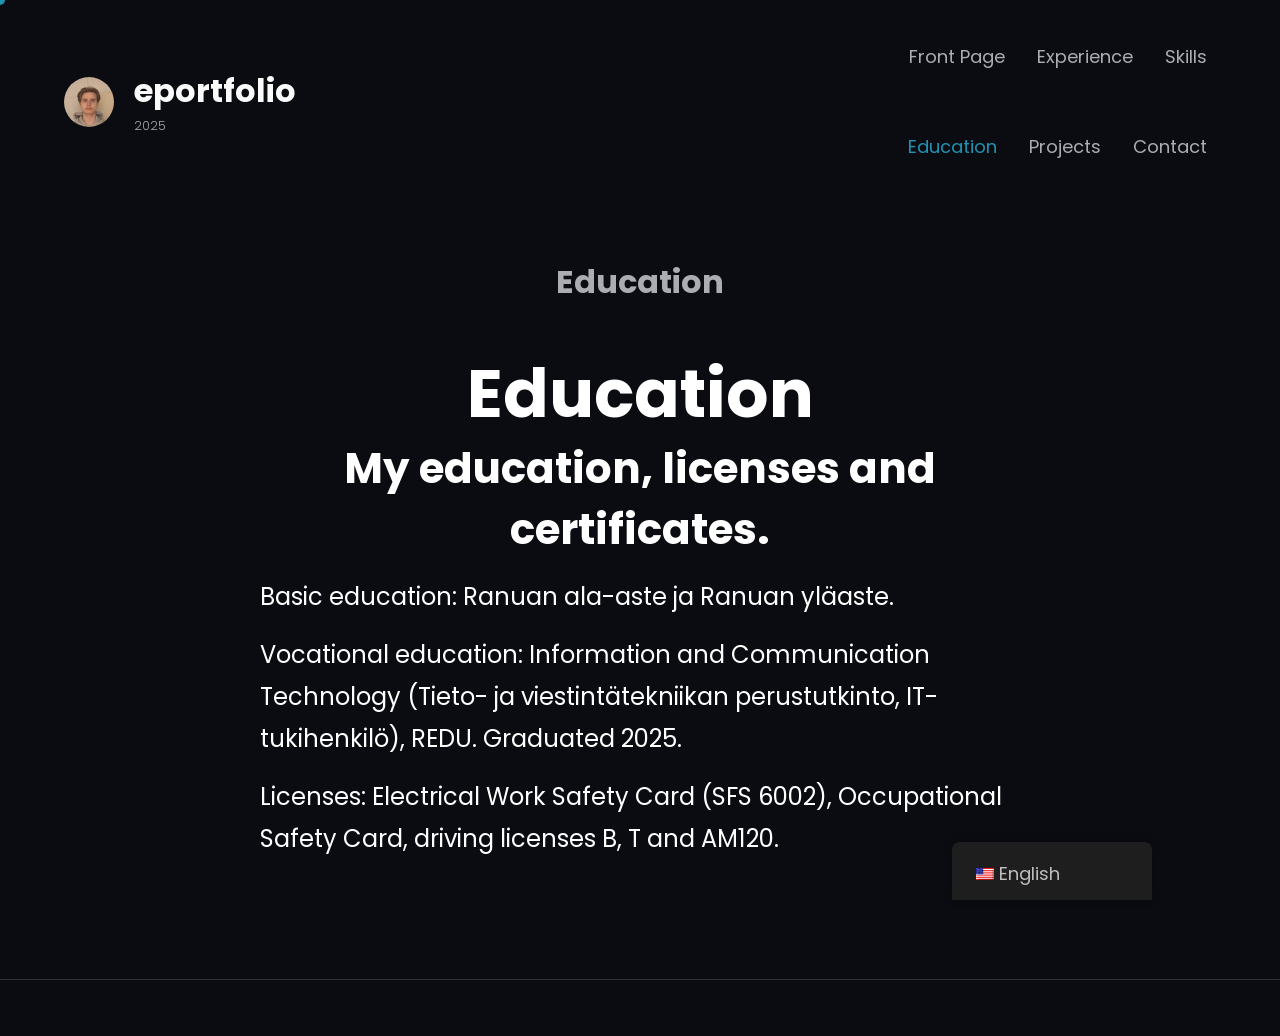
<file: education/index.html>
<!DOCTYPE html>
<html lang="en-US">
<head>
	<meta charset="UTF-8">
	<meta name="viewport" content="width=device-width, initial-scale=1">
<meta name="robots" content="max-image-preview:large">
	<style>img:is([sizes="auto" i], [sizes^="auto," i]) { contain-intrinsic-size: 3000px 1500px }</style>
	<title>Education &#8211; eportfolio</title>
<link rel="alternate" type="application/rss+xml" title="eportfolio &raquo; Feed" href="/feed/">
<link rel="alternate" type="application/rss+xml" title="eportfolio &raquo; Comments Feed" href="/comments/feed/">
<script>
window._wpemojiSettings = {"baseUrl":"https:\/\/s.w.org\/images\/core\/emoji\/15.1.0\/72x72\/","ext":".png","svgUrl":"https:\/\/s.w.org\/images\/core\/emoji\/15.1.0\/svg\/","svgExt":".svg","source":{"concatemoji":"\/wp-includes\/js\/wp-emoji-release.min.js?ver=6.8.1"}};
/*! This file is auto-generated */
!function(i,n){var o,s,e;function c(e){try{var t={supportTests:e,timestamp:(new Date).valueOf()};sessionStorage.setItem(o,JSON.stringify(t))}catch(e){}}function p(e,t,n){e.clearRect(0,0,e.canvas.width,e.canvas.height),e.fillText(t,0,0);var t=new Uint32Array(e.getImageData(0,0,e.canvas.width,e.canvas.height).data),r=(e.clearRect(0,0,e.canvas.width,e.canvas.height),e.fillText(n,0,0),new Uint32Array(e.getImageData(0,0,e.canvas.width,e.canvas.height).data));return t.every(function(e,t){return e===r[t]})}function u(e,t,n){switch(t){case"flag":return n(e,"🏳️‍⚧️","🏳️​⚧️")?!1:!n(e,"🇺🇳","🇺​🇳")&&!n(e,"🏴󠁧󠁢󠁥󠁮󠁧󠁿","🏴​󠁧​󠁢​󠁥​󠁮​󠁧​󠁿");case"emoji":return!n(e,"🐦‍🔥","🐦​🔥")}return!1}function f(e,t,n){var r="undefined"!=typeof WorkerGlobalScope&&self instanceof WorkerGlobalScope?new OffscreenCanvas(300,150):i.createElement("canvas"),a=r.getContext("2d",{willReadFrequently:!0}),o=(a.textBaseline="top",a.font="600 32px Arial",{});return e.forEach(function(e){o[e]=t(a,e,n)}),o}function t(e){var t=i.createElement("script");t.src=e,t.defer=!0,i.head.appendChild(t)}"undefined"!=typeof Promise&&(o="wpEmojiSettingsSupports",s=["flag","emoji"],n.supports={everything:!0,everythingExceptFlag:!0},e=new Promise(function(e){i.addEventListener("DOMContentLoaded",e,{once:!0})}),new Promise(function(t){var n=function(){try{var e=JSON.parse(sessionStorage.getItem(o));if("object"==typeof e&&"number"==typeof e.timestamp&&(new Date).valueOf()<e.timestamp+604800&&"object"==typeof e.supportTests)return e.supportTests}catch(e){}return null}();if(!n){if("undefined"!=typeof Worker&&"undefined"!=typeof OffscreenCanvas&&"undefined"!=typeof URL&&URL.createObjectURL&&"undefined"!=typeof Blob)try{var e="postMessage("+f.toString()+"("+[JSON.stringify(s),u.toString(),p.toString()].join(",")+"));",r=new Blob([e],{type:"text/javascript"}),a=new Worker(URL.createObjectURL(r),{name:"wpTestEmojiSupports"});return void(a.onmessage=function(e){c(n=e.data),a.terminate(),t(n)})}catch(e){}c(n=f(s,u,p))}t(n)}).then(function(e){for(var t in e)n.supports[t]=e[t],n.supports.everything=n.supports.everything&&n.supports[t],"flag"!==t&&(n.supports.everythingExceptFlag=n.supports.everythingExceptFlag&&n.supports[t]);n.supports.everythingExceptFlag=n.supports.everythingExceptFlag&&!n.supports.flag,n.DOMReady=!1,n.readyCallback=function(){n.DOMReady=!0}}).then(function(){return e}).then(function(){var e;n.supports.everything||(n.readyCallback(),(e=n.source||{}).concatemoji?t(e.concatemoji):e.wpemoji&&e.twemoji&&(t(e.twemoji),t(e.wpemoji)))}))}((window,document),window._wpemojiSettings);
</script>
<style id="wp-block-site-logo-inline-css">.wp-block-site-logo{box-sizing:border-box;line-height:0}.wp-block-site-logo a{display:inline-block;line-height:0}.wp-block-site-logo.is-default-size img{height:auto;width:120px}.wp-block-site-logo img{height:auto;max-width:100%}.wp-block-site-logo a,.wp-block-site-logo img{border-radius:inherit}.wp-block-site-logo.aligncenter{margin-left:auto;margin-right:auto;text-align:center}:root :where(.wp-block-site-logo.is-style-rounded){border-radius:9999px}</style>
<style id="wp-block-site-title-inline-css">.wp-block-site-title{box-sizing:border-box}.wp-block-site-title :where(a){color:inherit;font-family:inherit;font-size:inherit;font-style:inherit;font-weight:inherit;letter-spacing:inherit;line-height:inherit;text-decoration:inherit}</style>
<style id="wp-block-site-tagline-inline-css">.wp-block-site-tagline{box-sizing:border-box}</style>
<style id="wp-block-group-inline-css">.wp-block-group{box-sizing:border-box}:where(.wp-block-group.wp-block-group-is-layout-constrained){position:relative}</style>
<style id="wp-block-group-theme-inline-css">:where(.wp-block-group.has-background){padding:1.25em 2.375em}</style>
<style id="wp-block-navigation-link-inline-css">.wp-block-navigation .wp-block-navigation-item__label{overflow-wrap:break-word}.wp-block-navigation .wp-block-navigation-item__description{display:none}.link-ui-tools{border-top:1px solid #f0f0f0;padding:8px}.link-ui-block-inserter{padding-top:8px}.link-ui-block-inserter__back{margin-left:8px;text-transform:uppercase}</style>
<link rel="stylesheet" id="wp-block-navigation-css" href="/wp-includes/blocks/navigation/style.min.css?ver=6.8.1" media="all">
<style id="wp-block-template-part-theme-inline-css">:root :where(.wp-block-template-part.has-background){margin-bottom:0;margin-top:0;padding:1.25em 2.375em}</style>
<style id="wp-block-post-title-inline-css">.wp-block-post-title{box-sizing:border-box;word-break:break-word}.wp-block-post-title :where(a){display:inline-block;font-family:inherit;font-size:inherit;font-style:inherit;font-weight:inherit;letter-spacing:inherit;line-height:inherit;text-decoration:inherit}</style>
<style id="wp-block-post-featured-image-inline-css">.wp-block-post-featured-image{margin-left:0;margin-right:0}.wp-block-post-featured-image a{display:block;height:100%}.wp-block-post-featured-image :where(img){box-sizing:border-box;height:auto;max-width:100%;vertical-align:bottom;width:100%}.wp-block-post-featured-image.alignfull img,.wp-block-post-featured-image.alignwide img{width:100%}.wp-block-post-featured-image .wp-block-post-featured-image__overlay.has-background-dim{background-color:#000;inset:0;position:absolute}.wp-block-post-featured-image{position:relative}.wp-block-post-featured-image .wp-block-post-featured-image__overlay.has-background-gradient{background-color:initial}.wp-block-post-featured-image .wp-block-post-featured-image__overlay.has-background-dim-0{opacity:0}.wp-block-post-featured-image .wp-block-post-featured-image__overlay.has-background-dim-10{opacity:.1}.wp-block-post-featured-image .wp-block-post-featured-image__overlay.has-background-dim-20{opacity:.2}.wp-block-post-featured-image .wp-block-post-featured-image__overlay.has-background-dim-30{opacity:.3}.wp-block-post-featured-image .wp-block-post-featured-image__overlay.has-background-dim-40{opacity:.4}.wp-block-post-featured-image .wp-block-post-featured-image__overlay.has-background-dim-50{opacity:.5}.wp-block-post-featured-image .wp-block-post-featured-image__overlay.has-background-dim-60{opacity:.6}.wp-block-post-featured-image .wp-block-post-featured-image__overlay.has-background-dim-70{opacity:.7}.wp-block-post-featured-image .wp-block-post-featured-image__overlay.has-background-dim-80{opacity:.8}.wp-block-post-featured-image .wp-block-post-featured-image__overlay.has-background-dim-90{opacity:.9}.wp-block-post-featured-image .wp-block-post-featured-image__overlay.has-background-dim-100{opacity:1}.wp-block-post-featured-image:where(.alignleft,.alignright){width:100%}</style>
<style id="wp-block-heading-inline-css">h1.has-background,h2.has-background,h3.has-background,h4.has-background,h5.has-background,h6.has-background{padding:1.25em 2.375em}h1.has-text-align-left[style*=writing-mode]:where([style*=vertical-lr]),h1.has-text-align-right[style*=writing-mode]:where([style*=vertical-rl]),h2.has-text-align-left[style*=writing-mode]:where([style*=vertical-lr]),h2.has-text-align-right[style*=writing-mode]:where([style*=vertical-rl]),h3.has-text-align-left[style*=writing-mode]:where([style*=vertical-lr]),h3.has-text-align-right[style*=writing-mode]:where([style*=vertical-rl]),h4.has-text-align-left[style*=writing-mode]:where([style*=vertical-lr]),h4.has-text-align-right[style*=writing-mode]:where([style*=vertical-rl]),h5.has-text-align-left[style*=writing-mode]:where([style*=vertical-lr]),h5.has-text-align-right[style*=writing-mode]:where([style*=vertical-rl]),h6.has-text-align-left[style*=writing-mode]:where([style*=vertical-lr]),h6.has-text-align-right[style*=writing-mode]:where([style*=vertical-rl]){rotate:180deg}</style>
<style id="wp-block-paragraph-inline-css">.is-small-text{font-size:.875em}.is-regular-text{font-size:1em}.is-large-text{font-size:2.25em}.is-larger-text{font-size:3em}.has-drop-cap:not(:focus):first-letter{float:left;font-size:8.4em;font-style:normal;font-weight:100;line-height:.68;margin:.05em .1em 0 0;text-transform:uppercase}body.rtl .has-drop-cap:not(:focus):first-letter{float:none;margin-left:.1em}p.has-drop-cap.has-background{overflow:hidden}:root :where(p.has-background){padding:1.25em 2.375em}:where(p.has-text-color:not(.has-link-color)) a{color:inherit}p.has-text-align-left[style*="writing-mode:vertical-lr"],p.has-text-align-right[style*="writing-mode:vertical-rl"]{rotate:180deg}</style>
<style id="wp-block-post-content-inline-css">.wp-block-post-content{display:flow-root}</style>
<style id="wp-block-spacer-inline-css">.wp-block-spacer{clear:both}</style>
<style id="wp-block-buttons-inline-css">.wp-block-buttons{box-sizing:border-box}.wp-block-buttons.is-vertical{flex-direction:column}.wp-block-buttons.is-vertical>.wp-block-button:last-child{margin-bottom:0}.wp-block-buttons>.wp-block-button{display:inline-block;margin:0}.wp-block-buttons.is-content-justification-left{justify-content:flex-start}.wp-block-buttons.is-content-justification-left.is-vertical{align-items:flex-start}.wp-block-buttons.is-content-justification-center{justify-content:center}.wp-block-buttons.is-content-justification-center.is-vertical{align-items:center}.wp-block-buttons.is-content-justification-right{justify-content:flex-end}.wp-block-buttons.is-content-justification-right.is-vertical{align-items:flex-end}.wp-block-buttons.is-content-justification-space-between{justify-content:space-between}.wp-block-buttons.aligncenter{text-align:center}.wp-block-buttons:not(.is-content-justification-space-between,.is-content-justification-right,.is-content-justification-left,.is-content-justification-center) .wp-block-button.aligncenter{margin-left:auto;margin-right:auto;width:100%}.wp-block-buttons[style*=text-decoration] .wp-block-button,.wp-block-buttons[style*=text-decoration] .wp-block-button__link{text-decoration:inherit}.wp-block-buttons.has-custom-font-size .wp-block-button__link{font-size:inherit}.wp-block-button.aligncenter{text-align:center}</style>
<style id="wp-block-button-inline-css">.wp-block-button__link{align-content:center;box-sizing:border-box;cursor:pointer;display:inline-block;height:100%;text-align:center;width:100%;word-break:break-word}.wp-block-button__link.aligncenter{text-align:center}.wp-block-button__link.alignright{text-align:right}:where(.wp-block-button__link){border-radius:9999px;box-shadow:none;padding:calc(.667em + 2px) calc(1.333em + 2px);text-decoration:none}.wp-block-button[style*=text-decoration] .wp-block-button__link{text-decoration:inherit}.wp-block-buttons>.wp-block-button.has-custom-width{max-width:none}.wp-block-buttons>.wp-block-button.has-custom-width .wp-block-button__link{width:100%}.wp-block-buttons>.wp-block-button.has-custom-font-size .wp-block-button__link{font-size:inherit}.wp-block-buttons>.wp-block-button.wp-block-button__width-25{width:calc(25% - var(--wp--style--block-gap, .5em)*.75)}.wp-block-buttons>.wp-block-button.wp-block-button__width-50{width:calc(50% - var(--wp--style--block-gap, .5em)*.5)}.wp-block-buttons>.wp-block-button.wp-block-button__width-75{width:calc(75% - var(--wp--style--block-gap, .5em)*.25)}.wp-block-buttons>.wp-block-button.wp-block-button__width-100{flex-basis:100%;width:100%}.wp-block-buttons.is-vertical>.wp-block-button.wp-block-button__width-25{width:25%}.wp-block-buttons.is-vertical>.wp-block-button.wp-block-button__width-50{width:50%}.wp-block-buttons.is-vertical>.wp-block-button.wp-block-button__width-75{width:75%}.wp-block-button.is-style-squared,.wp-block-button__link.wp-block-button.is-style-squared{border-radius:0}.wp-block-button.no-border-radius,.wp-block-button__link.no-border-radius{border-radius:0!important}:root :where(.wp-block-button .wp-block-button__link.is-style-outline),:root :where(.wp-block-button.is-style-outline>.wp-block-button__link){border:2px solid;padding:.667em 1.333em}:root :where(.wp-block-button .wp-block-button__link.is-style-outline:not(.has-text-color)),:root :where(.wp-block-button.is-style-outline>.wp-block-button__link:not(.has-text-color)){color:currentColor}:root :where(.wp-block-button .wp-block-button__link.is-style-outline:not(.has-background)),:root :where(.wp-block-button.is-style-outline>.wp-block-button__link:not(.has-background)){background-color:initial;background-image:none}</style>
<style id="wp-block-library-inline-css">:root{--wp-admin-theme-color:#007cba;--wp-admin-theme-color--rgb:0,124,186;--wp-admin-theme-color-darker-10:#006ba1;--wp-admin-theme-color-darker-10--rgb:0,107,161;--wp-admin-theme-color-darker-20:#005a87;--wp-admin-theme-color-darker-20--rgb:0,90,135;--wp-admin-border-width-focus:2px;--wp-block-synced-color:#7a00df;--wp-block-synced-color--rgb:122,0,223;--wp-bound-block-color:var(--wp-block-synced-color)}@media (min-resolution:192dpi){:root{--wp-admin-border-width-focus:1.5px}}.wp-element-button{cursor:pointer}:root{--wp--preset--font-size--normal:16px;--wp--preset--font-size--huge:42px}:root .has-very-light-gray-background-color{background-color:#eee}:root .has-very-dark-gray-background-color{background-color:#313131}:root .has-very-light-gray-color{color:#eee}:root .has-very-dark-gray-color{color:#313131}:root .has-vivid-green-cyan-to-vivid-cyan-blue-gradient-background{background:linear-gradient(135deg,#00d084,#0693e3)}:root .has-purple-crush-gradient-background{background:linear-gradient(135deg,#34e2e4,#4721fb 50%,#ab1dfe)}:root .has-hazy-dawn-gradient-background{background:linear-gradient(135deg,#faaca8,#dad0ec)}:root .has-subdued-olive-gradient-background{background:linear-gradient(135deg,#fafae1,#67a671)}:root .has-atomic-cream-gradient-background{background:linear-gradient(135deg,#fdd79a,#004a59)}:root .has-nightshade-gradient-background{background:linear-gradient(135deg,#330968,#31cdcf)}:root .has-midnight-gradient-background{background:linear-gradient(135deg,#020381,#2874fc)}.has-regular-font-size{font-size:1em}.has-larger-font-size{font-size:2.625em}.has-normal-font-size{font-size:var(--wp--preset--font-size--normal)}.has-huge-font-size{font-size:var(--wp--preset--font-size--huge)}.has-text-align-center{text-align:center}.has-text-align-left{text-align:left}.has-text-align-right{text-align:right}#end-resizable-editor-section{display:none}.aligncenter{clear:both}.items-justified-left{justify-content:flex-start}.items-justified-center{justify-content:center}.items-justified-right{justify-content:flex-end}.items-justified-space-between{justify-content:space-between}.screen-reader-text{border:0;clip-path:inset(50%);height:1px;margin:-1px;overflow:hidden;padding:0;position:absolute;width:1px;word-wrap:normal!important}.screen-reader-text:focus{background-color:#ddd;clip-path:none;color:#444;display:block;font-size:1em;height:auto;left:5px;line-height:normal;padding:15px 23px 14px;text-decoration:none;top:5px;width:auto;z-index:100000}html :where(.has-border-color){border-style:solid}html :where([style*=border-top-color]){border-top-style:solid}html :where([style*=border-right-color]){border-right-style:solid}html :where([style*=border-bottom-color]){border-bottom-style:solid}html :where([style*=border-left-color]){border-left-style:solid}html :where([style*=border-width]){border-style:solid}html :where([style*=border-top-width]){border-top-style:solid}html :where([style*=border-right-width]){border-right-style:solid}html :where([style*=border-bottom-width]){border-bottom-style:solid}html :where([style*=border-left-width]){border-left-style:solid}html :where(img[class*=wp-image-]){height:auto;max-width:100%}:where(figure){margin:0 0 1em}html :where(.is-position-sticky){--wp-admin--admin-bar--position-offset:var(--wp-admin--admin-bar--height,0px)}@media screen and (max-width:600px){html :where(.is-position-sticky){--wp-admin--admin-bar--position-offset:0px}}</style>
<style id="global-styles-inline-css">:root{--wp--preset--aspect-ratio--square: 1;--wp--preset--aspect-ratio--4-3: 4/3;--wp--preset--aspect-ratio--3-4: 3/4;--wp--preset--aspect-ratio--3-2: 3/2;--wp--preset--aspect-ratio--2-3: 2/3;--wp--preset--aspect-ratio--16-9: 16/9;--wp--preset--aspect-ratio--9-16: 9/16;--wp--preset--color--black: #000000;--wp--preset--color--cyan-bluish-gray: #abb8c3;--wp--preset--color--white: #ffffff;--wp--preset--color--pale-pink: #f78da7;--wp--preset--color--vivid-red: #cf2e2e;--wp--preset--color--luminous-vivid-orange: #ff6900;--wp--preset--color--luminous-vivid-amber: #fcb900;--wp--preset--color--light-green-cyan: #7bdcb5;--wp--preset--color--vivid-green-cyan: #00d084;--wp--preset--color--pale-cyan-blue: #8ed1fc;--wp--preset--color--vivid-cyan-blue: #0693e3;--wp--preset--color--vivid-purple: #9b51e0;--wp--preset--color--background: #0A0C11;--wp--preset--color--foreground: #ffffff;--wp--preset--color--primary: #2292b1;--wp--preset--color--secondary: #222222;--wp--preset--color--tertiary: #0a0a0a;--wp--preset--color--text-link: #fafafa;--wp--preset--color--body-text: #abadb3;--wp--preset--color--meta: #666666;--wp--preset--color--border-color: #323438;--wp--preset--color--color-light: #fbfbfb;--wp--preset--color--color-dark: #000000;--wp--preset--color--footer-text: #999999;--wp--preset--color--footer-border-dark: #313131;--wp--preset--color--gray: #cccccc;--wp--preset--color--patrick-blue: #1b3385;--wp--preset--color--blue-green: #25c5c9;--wp--preset--gradient--vivid-cyan-blue-to-vivid-purple: linear-gradient(135deg,rgba(6,147,227,1) 0%,rgb(155,81,224) 100%);--wp--preset--gradient--light-green-cyan-to-vivid-green-cyan: linear-gradient(135deg,rgb(122,220,180) 0%,rgb(0,208,130) 100%);--wp--preset--gradient--luminous-vivid-amber-to-luminous-vivid-orange: linear-gradient(135deg,rgba(252,185,0,1) 0%,rgba(255,105,0,1) 100%);--wp--preset--gradient--luminous-vivid-orange-to-vivid-red: linear-gradient(135deg,rgba(255,105,0,1) 0%,rgb(207,46,46) 100%);--wp--preset--gradient--very-light-gray-to-cyan-bluish-gray: linear-gradient(135deg,rgb(238,238,238) 0%,rgb(169,184,195) 100%);--wp--preset--gradient--cool-to-warm-spectrum: linear-gradient(135deg,rgb(74,234,220) 0%,rgb(151,120,209) 20%,rgb(207,42,186) 40%,rgb(238,44,130) 60%,rgb(251,105,98) 80%,rgb(254,248,76) 100%);--wp--preset--gradient--blush-light-purple: linear-gradient(135deg,rgb(255,206,236) 0%,rgb(152,150,240) 100%);--wp--preset--gradient--blush-bordeaux: linear-gradient(135deg,rgb(254,205,165) 0%,rgb(254,45,45) 50%,rgb(107,0,62) 100%);--wp--preset--gradient--luminous-dusk: linear-gradient(135deg,rgb(255,203,112) 0%,rgb(199,81,192) 50%,rgb(65,88,208) 100%);--wp--preset--gradient--pale-ocean: linear-gradient(135deg,rgb(255,245,203) 0%,rgb(182,227,212) 50%,rgb(51,167,181) 100%);--wp--preset--gradient--electric-grass: linear-gradient(135deg,rgb(202,248,128) 0%,rgb(113,206,126) 100%);--wp--preset--gradient--midnight: linear-gradient(135deg,rgb(2,3,129) 0%,rgb(40,116,252) 100%);--wp--preset--gradient--horizontal-patrick-blue-to-blue-green: linear-gradient(to right,var(--wp--preset--color--patrick-blue) 0%,var(--wp--preset--color--blue-green) 100%);--wp--preset--font-size--small: 15px;--wp--preset--font-size--medium: 16px;--wp--preset--font-size--large: clamp(24px,4.2vw,32px);--wp--preset--font-size--x-large: 42px;--wp--preset--font-size--tiny: 13px;--wp--preset--font-size--extra-small: 14px;--wp--preset--font-size--upper-heading: 18px;--wp--preset--font-size--normal: clamp(18px,1.6vw,20px);--wp--preset--font-size--content-heading: clamp(22px,3vw,24px);--wp--preset--font-size--extra-large: clamp(28px,6vw,36px);--wp--preset--font-size--product-heading: clamp(32px,4.8vw,42px);--wp--preset--font-size--huge: clamp(42px,5.2vw,80px);--wp--preset--font-size--colossal: clamp(46px,5.2vw,110px);--wp--preset--font-family--poppins: "Poppins", serif;--wp--preset--spacing--20: 0.44rem;--wp--preset--spacing--30: 0.67rem;--wp--preset--spacing--40: 1rem;--wp--preset--spacing--50: 1.5rem;--wp--preset--spacing--60: 2.25rem;--wp--preset--spacing--70: 3.38rem;--wp--preset--spacing--80: 5.06rem;--wp--preset--shadow--natural: 6px 6px 9px rgba(0, 0, 0, 0.2);--wp--preset--shadow--deep: 12px 12px 50px rgba(0, 0, 0, 0.4);--wp--preset--shadow--sharp: 6px 6px 0px rgba(0, 0, 0, 0.2);--wp--preset--shadow--outlined: 6px 6px 0px -3px rgba(255, 255, 255, 1), 6px 6px rgba(0, 0, 0, 1);--wp--preset--shadow--crisp: 6px 6px 0px rgba(0, 0, 0, 1);--wp--custom--spacing--tiny: clamp(21px, 2vw, 28px);--wp--custom--spacing--extra-small: clamp(28px, 3.5vw, 35px);--wp--custom--spacing--wp-comment-horizontal: clamp(30px, 3.7vw, 70px);--wp--custom--spacing--wp-comment-vertical: clamp(30px, 3.5vw, 49px);--wp--custom--spacing--wp-block-sidebar: clamp(7px,3.5vw,60px);--wp--custom--spacing--wp-block-sidebar-widget: clamp(35px, 3.5vw, 49px);--wp--custom--spacing--wp-block-page-numbers: clamp(49px, 3.3vw, 63px);--wp--custom--spacing--wp-footer-vertical: clamp(30px, 4vw, 70px);--wp--custom--spacing--normal: clamp(30px, 3.5vw, 40px);--wp--custom--spacing--small: max(1.75rem, 5vw);--wp--custom--spacing--medium: clamp(2rem, 8vw, calc(4 * var(--wp--style--block-gap)));--wp--custom--spacing--large: clamp(3.5rem, 10vw, 5.0625rem);--wp--custom--spacing--outer: var(--wp--custom--spacing--small, 1.25rem);--wp--custom--spacing--section-block-top: clamp(42px, 7.5vw, 140px);--wp--custom--spacing--section-block-bottom: clamp(12px, 5.5vw, 70px);--wp--custom--spacing--section-pricing-content: clamp(21px, 5.5vw, 42px);--wp--custom--spacing--main-block-gap: clamp(42px, 4.5vw, 70px);--wp--custom--spacing--testimonial-inner-gap: clamp(35px, 3.5vw, 42px);--wp--custom--spacing--group-heading-bottom-gap: clamp(35px, 3.5vw, 56px);--wp--custom--typography--font-size--heading-one: clamp(36px,3.5vw,58px);--wp--custom--typography--font-size--heading-two: clamp(32px,2.6vw,49px);--wp--custom--typography--font-size--heading-three: clamp(28px,1.9vw,36px);--wp--custom--typography--font-size--heading-four: clamp(24px,2vw,28px);--wp--custom--typography--font-size--heading-five: clamp(22px,1.3vw,24px);--wp--custom--typography--font-size--heading-six: 18px;--wp--custom--typography--font-size--huge-post-title: clamp(38px,4vw,70px);--wp--custom--typography--line-height--heading-one: 1.38;--wp--custom--typography--line-height--heading-two: 1.43;--wp--custom--typography--line-height--heading-three: 1.31;--wp--custom--typography--line-height--heading-four: 1.5;--wp--custom--typography--line-height--heading-five: 1.458333333333333;--wp--custom--typography--line-height--heading-six: 1.56;--wp--custom--typography--line-height--paragraph: 1.75;--wp--custom--typography--line-height--post-title: 1.38;--wp--custom--typography--line-height--extra-small: 21px;--wp--custom--typography--line-height--small: 28px;--wp--custom--typography--line-height--normal: normal;--wp--custom--typography--font-weight--light: 300;--wp--custom--typography--font-weight--regular: 400;--wp--custom--typography--font-weight--medium: 500;--wp--custom--typography--font-weight--bold: 700;--wp--custom--typography--font-weight--black: 900;}:root { --wp--style--global--content-size: 760px;--wp--style--global--wide-size: 1400px; }:where(body) { margin: 0; }.wp-site-blocks > .alignleft { float: left; margin-right: 2em; }.wp-site-blocks > .alignright { float: right; margin-left: 2em; }.wp-site-blocks > .aligncenter { justify-content: center; margin-left: auto; margin-right: auto; }:where(.wp-site-blocks) > * { margin-block-start: var(--wp--preset--spacing--40); margin-block-end: 0; }:where(.wp-site-blocks) > :first-child { margin-block-start: 0; }:where(.wp-site-blocks) > :last-child { margin-block-end: 0; }:root { --wp--style--block-gap: var(--wp--preset--spacing--40); }:root :where(.is-layout-flow) > :first-child{margin-block-start: 0;}:root :where(.is-layout-flow) > :last-child{margin-block-end: 0;}:root :where(.is-layout-flow) > *{margin-block-start: var(--wp--preset--spacing--40);margin-block-end: 0;}:root :where(.is-layout-constrained) > :first-child{margin-block-start: 0;}:root :where(.is-layout-constrained) > :last-child{margin-block-end: 0;}:root :where(.is-layout-constrained) > *{margin-block-start: var(--wp--preset--spacing--40);margin-block-end: 0;}:root :where(.is-layout-flex){gap: var(--wp--preset--spacing--40);}:root :where(.is-layout-grid){gap: var(--wp--preset--spacing--40);}.is-layout-flow > .alignleft{float: left;margin-inline-start: 0;margin-inline-end: 2em;}.is-layout-flow > .alignright{float: right;margin-inline-start: 2em;margin-inline-end: 0;}.is-layout-flow > .aligncenter{margin-left: auto !important;margin-right: auto !important;}.is-layout-constrained > .alignleft{float: left;margin-inline-start: 0;margin-inline-end: 2em;}.is-layout-constrained > .alignright{float: right;margin-inline-start: 2em;margin-inline-end: 0;}.is-layout-constrained > .aligncenter{margin-left: auto !important;margin-right: auto !important;}.is-layout-constrained > :where(:not(.alignleft):not(.alignright):not(.alignfull)){max-width: var(--wp--style--global--content-size);margin-left: auto !important;margin-right: auto !important;}.is-layout-constrained > .alignwide{max-width: var(--wp--style--global--wide-size);}body .is-layout-flex{display: flex;}.is-layout-flex{flex-wrap: wrap;align-items: center;}.is-layout-flex > :is(*, div){margin: 0;}body .is-layout-grid{display: grid;}.is-layout-grid > :is(*, div){margin: 0;}body{background-color: var(--wp--preset--color--background);color: var(--wp--preset--color--body-text);font-family: var(--wp--preset--font-family--poppins);font-size: var(--wp--preset--font-size--normal);font-weight: 400;line-height: var(--wp--custom--typography--line-height--paragraph);padding-top: 0px;padding-right: 0px;padding-bottom: 0px;padding-left: 0px;}a:where(:not(.wp-element-button)){color: var(--wp--preset--color--text-link);text-decoration: underline;}h1{font-size: var(--wp--custom--typography--font-size--heading-one);line-height: var(--wp--custom--typography--line-height--heading-one);}h2{font-size: var(--wp--custom--typography--font-size--heading-two);line-height: var(--wp--custom--typography--line-height--heading-two);}h3{font-size: var(--wp--custom--typography--font-size--heading-three);line-height: var(--wp--custom--typography--line-height--heading-three);}h4{font-size: var(--wp--custom--typography--font-size--heading-four);line-height: var(--wp--custom--typography--line-height--heading-four);}h5{font-size: var(--wp--custom--typography--font-size--heading-five);line-height: var(--wp--custom--typography--line-height--heading-five);}h6{font-size: var(--wp--custom--typography--font-size--heading-six);line-height: var(--wp--custom--typography--line-height--heading-six);}:root :where(.wp-element-button, .wp-block-button__link){background-color: #32373c;border-width: 0;color: #fff;font-family: inherit;font-size: inherit;line-height: inherit;padding: calc(0.667em + 2px) calc(1.333em + 2px);text-decoration: none;}.has-black-color{color: var(--wp--preset--color--black) !important;}.has-cyan-bluish-gray-color{color: var(--wp--preset--color--cyan-bluish-gray) !important;}.has-white-color{color: var(--wp--preset--color--white) !important;}.has-pale-pink-color{color: var(--wp--preset--color--pale-pink) !important;}.has-vivid-red-color{color: var(--wp--preset--color--vivid-red) !important;}.has-luminous-vivid-orange-color{color: var(--wp--preset--color--luminous-vivid-orange) !important;}.has-luminous-vivid-amber-color{color: var(--wp--preset--color--luminous-vivid-amber) !important;}.has-light-green-cyan-color{color: var(--wp--preset--color--light-green-cyan) !important;}.has-vivid-green-cyan-color{color: var(--wp--preset--color--vivid-green-cyan) !important;}.has-pale-cyan-blue-color{color: var(--wp--preset--color--pale-cyan-blue) !important;}.has-vivid-cyan-blue-color{color: var(--wp--preset--color--vivid-cyan-blue) !important;}.has-vivid-purple-color{color: var(--wp--preset--color--vivid-purple) !important;}.has-background-color{color: var(--wp--preset--color--background) !important;}.has-foreground-color{color: var(--wp--preset--color--foreground) !important;}.has-primary-color{color: var(--wp--preset--color--primary) !important;}.has-secondary-color{color: var(--wp--preset--color--secondary) !important;}.has-tertiary-color{color: var(--wp--preset--color--tertiary) !important;}.has-text-link-color{color: var(--wp--preset--color--text-link) !important;}.has-body-text-color{color: var(--wp--preset--color--body-text) !important;}.has-meta-color{color: var(--wp--preset--color--meta) !important;}.has-border-color-color{color: var(--wp--preset--color--border-color) !important;}.has-color-light-color{color: var(--wp--preset--color--color-light) !important;}.has-color-dark-color{color: var(--wp--preset--color--color-dark) !important;}.has-footer-text-color{color: var(--wp--preset--color--footer-text) !important;}.has-footer-border-dark-color{color: var(--wp--preset--color--footer-border-dark) !important;}.has-gray-color{color: var(--wp--preset--color--gray) !important;}.has-patrick-blue-color{color: var(--wp--preset--color--patrick-blue) !important;}.has-blue-green-color{color: var(--wp--preset--color--blue-green) !important;}.has-black-background-color{background-color: var(--wp--preset--color--black) !important;}.has-cyan-bluish-gray-background-color{background-color: var(--wp--preset--color--cyan-bluish-gray) !important;}.has-white-background-color{background-color: var(--wp--preset--color--white) !important;}.has-pale-pink-background-color{background-color: var(--wp--preset--color--pale-pink) !important;}.has-vivid-red-background-color{background-color: var(--wp--preset--color--vivid-red) !important;}.has-luminous-vivid-orange-background-color{background-color: var(--wp--preset--color--luminous-vivid-orange) !important;}.has-luminous-vivid-amber-background-color{background-color: var(--wp--preset--color--luminous-vivid-amber) !important;}.has-light-green-cyan-background-color{background-color: var(--wp--preset--color--light-green-cyan) !important;}.has-vivid-green-cyan-background-color{background-color: var(--wp--preset--color--vivid-green-cyan) !important;}.has-pale-cyan-blue-background-color{background-color: var(--wp--preset--color--pale-cyan-blue) !important;}.has-vivid-cyan-blue-background-color{background-color: var(--wp--preset--color--vivid-cyan-blue) !important;}.has-vivid-purple-background-color{background-color: var(--wp--preset--color--vivid-purple) !important;}.has-background-background-color{background-color: var(--wp--preset--color--background) !important;}.has-foreground-background-color{background-color: var(--wp--preset--color--foreground) !important;}.has-primary-background-color{background-color: var(--wp--preset--color--primary) !important;}.has-secondary-background-color{background-color: var(--wp--preset--color--secondary) !important;}.has-tertiary-background-color{background-color: var(--wp--preset--color--tertiary) !important;}.has-text-link-background-color{background-color: var(--wp--preset--color--text-link) !important;}.has-body-text-background-color{background-color: var(--wp--preset--color--body-text) !important;}.has-meta-background-color{background-color: var(--wp--preset--color--meta) !important;}.has-border-color-background-color{background-color: var(--wp--preset--color--border-color) !important;}.has-color-light-background-color{background-color: var(--wp--preset--color--color-light) !important;}.has-color-dark-background-color{background-color: var(--wp--preset--color--color-dark) !important;}.has-footer-text-background-color{background-color: var(--wp--preset--color--footer-text) !important;}.has-footer-border-dark-background-color{background-color: var(--wp--preset--color--footer-border-dark) !important;}.has-gray-background-color{background-color: var(--wp--preset--color--gray) !important;}.has-patrick-blue-background-color{background-color: var(--wp--preset--color--patrick-blue) !important;}.has-blue-green-background-color{background-color: var(--wp--preset--color--blue-green) !important;}.has-black-border-color{border-color: var(--wp--preset--color--black) !important;}.has-cyan-bluish-gray-border-color{border-color: var(--wp--preset--color--cyan-bluish-gray) !important;}.has-white-border-color{border-color: var(--wp--preset--color--white) !important;}.has-pale-pink-border-color{border-color: var(--wp--preset--color--pale-pink) !important;}.has-vivid-red-border-color{border-color: var(--wp--preset--color--vivid-red) !important;}.has-luminous-vivid-orange-border-color{border-color: var(--wp--preset--color--luminous-vivid-orange) !important;}.has-luminous-vivid-amber-border-color{border-color: var(--wp--preset--color--luminous-vivid-amber) !important;}.has-light-green-cyan-border-color{border-color: var(--wp--preset--color--light-green-cyan) !important;}.has-vivid-green-cyan-border-color{border-color: var(--wp--preset--color--vivid-green-cyan) !important;}.has-pale-cyan-blue-border-color{border-color: var(--wp--preset--color--pale-cyan-blue) !important;}.has-vivid-cyan-blue-border-color{border-color: var(--wp--preset--color--vivid-cyan-blue) !important;}.has-vivid-purple-border-color{border-color: var(--wp--preset--color--vivid-purple) !important;}.has-background-border-color{border-color: var(--wp--preset--color--background) !important;}.has-foreground-border-color{border-color: var(--wp--preset--color--foreground) !important;}.has-primary-border-color{border-color: var(--wp--preset--color--primary) !important;}.has-secondary-border-color{border-color: var(--wp--preset--color--secondary) !important;}.has-tertiary-border-color{border-color: var(--wp--preset--color--tertiary) !important;}.has-text-link-border-color{border-color: var(--wp--preset--color--text-link) !important;}.has-body-text-border-color{border-color: var(--wp--preset--color--body-text) !important;}.has-meta-border-color{border-color: var(--wp--preset--color--meta) !important;}.has-border-color-border-color{border-color: var(--wp--preset--color--border-color) !important;}.has-color-light-border-color{border-color: var(--wp--preset--color--color-light) !important;}.has-color-dark-border-color{border-color: var(--wp--preset--color--color-dark) !important;}.has-footer-text-border-color{border-color: var(--wp--preset--color--footer-text) !important;}.has-footer-border-dark-border-color{border-color: var(--wp--preset--color--footer-border-dark) !important;}.has-gray-border-color{border-color: var(--wp--preset--color--gray) !important;}.has-patrick-blue-border-color{border-color: var(--wp--preset--color--patrick-blue) !important;}.has-blue-green-border-color{border-color: var(--wp--preset--color--blue-green) !important;}.has-vivid-cyan-blue-to-vivid-purple-gradient-background{background: var(--wp--preset--gradient--vivid-cyan-blue-to-vivid-purple) !important;}.has-light-green-cyan-to-vivid-green-cyan-gradient-background{background: var(--wp--preset--gradient--light-green-cyan-to-vivid-green-cyan) !important;}.has-luminous-vivid-amber-to-luminous-vivid-orange-gradient-background{background: var(--wp--preset--gradient--luminous-vivid-amber-to-luminous-vivid-orange) !important;}.has-luminous-vivid-orange-to-vivid-red-gradient-background{background: var(--wp--preset--gradient--luminous-vivid-orange-to-vivid-red) !important;}.has-very-light-gray-to-cyan-bluish-gray-gradient-background{background: var(--wp--preset--gradient--very-light-gray-to-cyan-bluish-gray) !important;}.has-cool-to-warm-spectrum-gradient-background{background: var(--wp--preset--gradient--cool-to-warm-spectrum) !important;}.has-blush-light-purple-gradient-background{background: var(--wp--preset--gradient--blush-light-purple) !important;}.has-blush-bordeaux-gradient-background{background: var(--wp--preset--gradient--blush-bordeaux) !important;}.has-luminous-dusk-gradient-background{background: var(--wp--preset--gradient--luminous-dusk) !important;}.has-pale-ocean-gradient-background{background: var(--wp--preset--gradient--pale-ocean) !important;}.has-electric-grass-gradient-background{background: var(--wp--preset--gradient--electric-grass) !important;}.has-midnight-gradient-background{background: var(--wp--preset--gradient--midnight) !important;}.has-horizontal-patrick-blue-to-blue-green-gradient-background{background: var(--wp--preset--gradient--horizontal-patrick-blue-to-blue-green) !important;}.has-small-font-size{font-size: var(--wp--preset--font-size--small) !important;}.has-medium-font-size{font-size: var(--wp--preset--font-size--medium) !important;}.has-large-font-size{font-size: var(--wp--preset--font-size--large) !important;}.has-x-large-font-size{font-size: var(--wp--preset--font-size--x-large) !important;}.has-tiny-font-size{font-size: var(--wp--preset--font-size--tiny) !important;}.has-extra-small-font-size{font-size: var(--wp--preset--font-size--extra-small) !important;}.has-upper-heading-font-size{font-size: var(--wp--preset--font-size--upper-heading) !important;}.has-normal-font-size{font-size: var(--wp--preset--font-size--normal) !important;}.has-content-heading-font-size{font-size: var(--wp--preset--font-size--content-heading) !important;}.has-extra-large-font-size{font-size: var(--wp--preset--font-size--extra-large) !important;}.has-product-heading-font-size{font-size: var(--wp--preset--font-size--product-heading) !important;}.has-huge-font-size{font-size: var(--wp--preset--font-size--huge) !important;}.has-colossal-font-size{font-size: var(--wp--preset--font-size--colossal) !important;}.has-poppins-font-family{font-family: var(--wp--preset--font-family--poppins) !important;}
:root :where(.wp-block-button .wp-block-button__link){background: var(--wp--preset--gradient--horizontal-patrick-blue-to-blue-green);border-radius: 30px;color: var(--wp--preset--color--color-light);font-size: var(--wp--preset--font-size--upper-heading);font-weight: var(--wp--custom--typography--font-weight--bold);line-height: var(--wp--custom--typography--line-height--heading-six);margin-top: 0.8rem;padding-top: clamp(12px, 2.5vw, 16px);padding-right: clamp(21px, 2.5vw, 35px);padding-bottom: clamp(12px, 2.5vw, 16px);padding-left: clamp(21px, 2.5vw, 35px);text-transform: capitalize;}
:root :where(.wp-block-post-title){font-size: var(--wp--custom--typography--font-size--heading-four);font-weight: var(--wp--custom--typography--font-weight--bold);line-height: var(--wp--custom--typography--line-height--heading-four);}
:root :where(.wp-block-site-title){font-size: var(--wp--preset--font-size--large);font-weight: var(--wp--custom--typography--font-weight--bold);line-height: var(--wp--custom--typography--line-height--normal);}
:root :where(.wp-block-site-tagline){color: var(--wp--preset--color--body-text);font-size: 12px;font-weight: 300;margin-top: 0;}
:root :where(.wp-block-heading){color: var(--wp--preset--color--foreground);font-weight: var(--wp--custom--typography--font-weight--bold);margin-top: 0px;margin-bottom: 0px;}
:root :where(.wp-block-navigation){color: var(--wp--preset--color--body-text);font-size: var(--wp--preset--font-size--upper-heading);font-weight: var(--wp--custom--typography--font-weight--regular);line-height: var(--wp--custom--typography--line-height--heading-six);text-transform: capitalize;}</style>
<style id="block-style-variation-styles-inline-css">:root :where(.wp-block-site-logo.is-style-rounded--1){border-radius: 9999px;}</style>
<style id="wp-emoji-styles-inline-css">img.wp-smiley, img.emoji {
		display: inline !important;
		border: none !important;
		box-shadow: none !important;
		height: 1em !important;
		width: 1em !important;
		margin: 0 0.07em !important;
		vertical-align: -0.1em !important;
		background: none !important;
		padding: 0 !important;
	}</style>
<style id="core-block-supports-inline-css">.wp-container-core-group-is-layout-efb20f49{gap:20px;}.wp-container-core-navigation-is-layout-9a50c4af{justify-content:center;}.wp-container-core-group-is-layout-17124a9a{flex-wrap:nowrap;justify-content:flex-end;}.wp-container-core-group-is-layout-79f487ac{justify-content:space-between;}</style>
<style id="wp-block-template-skip-link-inline-css">.skip-link.screen-reader-text {
			border: 0;
			clip-path: inset(50%);
			height: 1px;
			margin: -1px;
			overflow: hidden;
			padding: 0;
			position: absolute !important;
			width: 1px;
			word-wrap: normal !important;
		}

		.skip-link.screen-reader-text:focus {
			background-color: #eee;
			clip-path: none;
			color: #444;
			display: block;
			font-size: 1em;
			height: auto;
			left: 5px;
			line-height: normal;
			padding: 15px 23px 14px;
			text-decoration: none;
			top: 5px;
			width: auto;
			z-index: 100000;
		}</style>
<link rel="stylesheet" id="trp-floater-language-switcher-style-css" href="/wp-content/plugins/translatepress-multilingual/assets/css/trp-floater-language-switcher.css?ver=2.9.13" media="all">
<link rel="stylesheet" id="trp-language-switcher-style-css" href="/wp-content/plugins/translatepress-multilingual/assets/css/trp-language-switcher.css?ver=2.9.13" media="all">
<link rel="stylesheet" id="bizboost-style-css" href="/wp-content/themes/bizboost/style.css?ver=1692091546" media="all">
<link rel="https://api.w.org/" href="/wp-json/">
<link rel="alternate" title="JSON" type="application/json" href="/wp-json/wp/v2/pages/127">
<link rel="EditURI" type="application/rsd+xml" title="RSD" href="/xmlrpc.php?rsd">
<meta name="generator" content="WordPress 6.8.1">
<link rel="canonical" href="/education/">
<link rel="shortlink" href="/?p=127">
<link rel="alternate" title="oEmbed (JSON)" type="application/json+oembed" href="/wp-json/oembed/1.0/embed?url=%2Feducation%2F">
<link rel="alternate" title="oEmbed (XML)" type="text/xml+oembed" href="/wp-json/oembed/1.0/embed?url=%2Feducation%2F#038;format=xml">
<link rel="alternate" hreflang="en-US" href="/education/">
<link rel="alternate" hreflang="fi" href="/fi/education/">
<link rel="alternate" hreflang="en" href="/education/">
<script type="importmap" id="wp-importmap">{"imports":{"@wordpress\/interactivity":"\/wp-includes\/js\/dist\/script-modules\/interactivity\/index.min.js?ver=55aebb6e0a16726baffb"}}</script>
<script type="module" src="/wp-includes/js/dist/script-modules/block-library/navigation/view.min.js?ver=61572d447d60c0aa5240" id="@wordpress/block-library/navigation/view-js-module"></script>
<link rel="modulepreload" href="/wp-includes/js/dist/script-modules/interactivity/index.min.js?ver=55aebb6e0a16726baffb" id="@wordpress/interactivity-js-modulepreload">
<style class="wp-fonts-local">@font-face{font-family:Poppins;font-style:normal;font-weight:300;font-display:fallback;src:url('/wp-content/themes/bizboost/assets/fonts/poppins/Poppins-Light.woff2') format('woff2');font-stretch:normal;}
@font-face{font-family:Poppins;font-style:normal;font-weight:400;font-display:fallback;src:url('/wp-content/themes/bizboost/assets/fonts/poppins/Poppins-Regular.woff2') format('woff2');font-stretch:normal;}
@font-face{font-family:Poppins;font-style:italic;font-weight:400;font-display:fallback;src:url('/wp-content/themes/bizboost/assets/fonts/poppins/Poppins-Italic.woff2') format('woff2');font-stretch:normal;}
@font-face{font-family:Poppins;font-style:normal;font-weight:500;font-display:fallback;src:url('/wp-content/themes/bizboost/assets/fonts/poppins/Poppins-Medium.woff2') format('woff2');font-stretch:normal;}
@font-face{font-family:Poppins;font-style:normal;font-weight:600;font-display:fallback;src:url('/wp-content/themes/bizboost/assets/fonts/poppins/Poppins-SemiBold.woff2') format('woff2');font-stretch:normal;}
@font-face{font-family:Poppins;font-style:normal;font-weight:700;font-display:fallback;src:url('/wp-content/themes/bizboost/assets/fonts/poppins/Poppins-Bold.woff2') format('woff2');font-stretch:normal;}
@font-face{font-family:Poppins;font-style:normal;font-weight:800;font-display:fallback;src:url('/wp-content/themes/bizboost/assets/fonts/poppins/Poppins-ExtraBold.woff2') format('woff2');font-stretch:normal;}
@font-face{font-family:Poppins;font-style:normal;font-weight:900;font-display:fallback;src:url('/wp-content/themes/bizboost/assets/fonts/poppins/Poppins-Black.woff2') format('woff2');font-stretch:normal;}</style>
<link rel="icon" href="/wp-content/uploads/2023/08/eportfolio-1-150x150.png" sizes="32x32">
<link rel="icon" href="/wp-content/uploads/2023/08/eportfolio-1-300x300.png" sizes="192x192">
<link rel="apple-touch-icon" href="/wp-content/uploads/2023/08/eportfolio-1-300x300.png">
<meta name="msapplication-TileImage" content="/wp-content/uploads/2023/08/eportfolio-1-300x300.png">
</head>

<body class="wp-singular page-template-default page page-id-127 wp-custom-logo wp-embed-responsive wp-theme-bizboost translatepress-en_US">

<div class="wp-site-blocks">
<header class="wp-block-template-part">
<div class="wp-block-group alignfull social-and-toggle-search header-has-nav-centered is-layout-constrained wp-block-group-is-layout-constrained">
<div class="wp-block-group alignwide wp-block-main-header is-layout-constrained wp-block-group-is-layout-constrained">
<div class="wp-block-group alignfull wp-block-main-header-container is-content-justification-space-between is-layout-flex wp-container-core-group-is-layout-79f487ac wp-block-group-is-layout-flex" style="padding-top:var(--wp--custom--spacing--tiny);padding-bottom:var(--wp--custom--spacing--tiny)">
<div class="wp-block-group site-identity is-layout-flex wp-container-core-group-is-layout-efb20f49 wp-block-group-is-layout-flex">
<div class="is-style-rounded is-style-rounded--1 wp-block-site-logo"><a href="/" class="custom-logo-link" rel="home"><img width="50" height="50" src="/wp-content/uploads/2023/08/eportfolio-1.png" class="custom-logo" alt="eportfolio" decoding="async" srcset="/wp-content/uploads/2023/08/eportfolio-1.png 760w, /wp-content/uploads/2023/08/eportfolio-1-300x300.png 300w, /wp-content/uploads/2023/08/eportfolio-1-150x150.png 150w, /wp-content/uploads/2023/08/eportfolio-1-12x12.png 12w" sizes="(max-width: 50px) 100vw, 50px"></a></div>


<div class="wp-block-group is-layout-flow wp-block-group-is-layout-flow">
<h1 class="wp-block-site-title"><a target="_self" rel="home">eportfolio</a></h1>

<p style="margin-top:0;" class="wp-block-site-tagline">2025</p>
</div>
</div>



<div class="wp-block-group is-content-justification-right is-nowrap is-layout-flex wp-container-core-group-is-layout-17124a9a wp-block-group-is-layout-flex"><nav class="is-responsive items-justified-center wp-block-navigation is-horizontal is-content-justification-center is-layout-flex wp-container-core-navigation-is-layout-9a50c4af wp-block-navigation-is-layout-flex" aria-label="Navigation" data-wp-interactive="core/navigation" data-wp-context='{"overlayOpenedBy":{"click":false,"hover":false,"focus":false},"type":"overlay","roleAttribute":"","ariaLabel":"Menu"}'><button aria-haspopup="dialog" aria-label="Open menu" class="wp-block-navigation__responsive-container-open" data-wp-on-async--click="actions.openMenuOnClick" data-wp-on--keydown="actions.handleMenuKeydown"><svg width="24" height="24" xmlns="http://www.w3.org/2000/svg" viewbox="0 0 24 24"><path d="M5 5v1.5h14V5H5zm0 7.8h14v-1.5H5v1.5zM5 19h14v-1.5H5V19z"></path></svg></button>
				<div class="wp-block-navigation__responsive-container" id="modal-2" data-wp-class--has-modal-open="state.isMenuOpen" data-wp-class--is-menu-open="state.isMenuOpen" data-wp-watch="callbacks.initMenu" data-wp-on--keydown="actions.handleMenuKeydown" data-wp-on-async--focusout="actions.handleMenuFocusout" tabindex="-1">
					<div class="wp-block-navigation__responsive-close" tabindex="-1">
						<div class="wp-block-navigation__responsive-dialog" data-wp-bind--aria-modal="state.ariaModal" data-wp-bind--aria-label="state.ariaLabel" data-wp-bind--role="state.roleAttribute">
							<button aria-label="Close menu" class="wp-block-navigation__responsive-container-close" data-wp-on-async--click="actions.closeMenuOnClick"><svg xmlns="http://www.w3.org/2000/svg" viewbox="0 0 24 24" width="24" height="24" aria-hidden="true" focusable="false"><path d="m13.06 12 6.47-6.47-1.06-1.06L12 10.94 5.53 4.47 4.47 5.53 10.94 12l-6.47 6.47 1.06 1.06L12 13.06l6.47 6.47 1.06-1.06L13.06 12Z"></path></svg></button>
							<div class="wp-block-navigation__responsive-container-content" data-wp-watch="callbacks.focusFirstElement" id="modal-2-content">
								<ul class="wp-block-navigation__container is-responsive items-justified-center wp-block-navigation">
<li class=" wp-block-navigation-item wp-block-navigation-link"><a class="wp-block-navigation-item__content" href="/eemeli-ruonakoski/"><span class="wp-block-navigation-item__label">Front page</span></a></li>
<li class=" wp-block-navigation-item wp-block-navigation-link"><a class="wp-block-navigation-item__content" href="/introduction/"><span class="wp-block-navigation-item__label">Experience</span></a></li>
<li class=" wp-block-navigation-item wp-block-navigation-link"><a class="wp-block-navigation-item__content" href="/skills/"><span class="wp-block-navigation-item__label">Skills</span></a></li>
<li class=" wp-block-navigation-item current-menu-item wp-block-navigation-link"><a class="wp-block-navigation-item__content" href="/education/" aria-current="page"><span class="wp-block-navigation-item__label">Education</span></a></li>
<li class=" wp-block-navigation-item wp-block-navigation-link"><a class="wp-block-navigation-item__content" href="/projects/"><span class="wp-block-navigation-item__label">Projects</span></a></li>
<li class=" wp-block-navigation-item wp-block-navigation-link"><a class="wp-block-navigation-item__content" href="/contact/"><span class="wp-block-navigation-item__label">Contact</span></a></li>
</ul>
							</div>
						</div>
					</div>
				</div></nav></div>
</div>
</div>
</div>
</header>


<main class="wp-block-group is-layout-flow wp-block-group-is-layout-flow">
    
    <div class="wp-block-group wp-block-inner-page-title is-layout-constrained wp-block-group-is-layout-constrained">
        
        <div class="wp-block-group is-layout-flow wp-block-group-is-layout-flow">
            <h2 class="has-text-align-center wp-block-post-title">Education</h2>
        </div>
        
    </div>
    
    
    <div class="wp-block-group is-layout-constrained wp-block-group-is-layout-constrained">
        
    </div>
    

    <div class="entry-content wp-block-post-content is-layout-constrained wp-block-post-content-is-layout-constrained">
<h1 class="wp-block-heading has-text-align-center has-foreground-color has-text-color has-colossal-font-size">Education</h1>



<h2 class="wp-block-heading has-text-align-center has-foreground-color has-text-color has-product-heading-font-size">My education, licenses and certificates.</h2>



<p class="has-foreground-color has-text-color has-content-heading-font-size">Basic education: Ranuan ala-aste ja Ranuan yläaste.</p>



<p class="has-foreground-color has-text-color has-content-heading-font-size">Vocational education: Information and Communication Technology (Tieto- ja viestintätekniikan perustutkinto, IT-tukihenkilö), REDU. Graduated 2025.</p>



<p class="has-foreground-color has-text-color has-content-heading-font-size">Licenses: Electrical Work Safety Card (SFS 6002), Occupational Safety Card, driving licenses B, T and AM120.</p>
</div>

    
    <div style="height: 30px;" aria-hidden="true" class="wp-block-spacer"></div>
    

    
    <div class="wp-block-group is-layout-constrained wp-block-group-is-layout-constrained">
        
    </div>
    
</main>


<footer class="wp-block-template-part">
<div class="wp-block-group alignfull is-layout-constrained wp-block-group-is-layout-constrained">
<div class="wp-block-group alignfull wp-block-footer wp-block-widget-area is-layout-constrained wp-block-group-is-layout-constrained"></div>
</div>



<div class="wp-block-group alignfull is-layout-constrained wp-block-group-is-layout-constrained">
<div class="wp-block-group alignfull wp-block-footer wp-block-site-generator is-layout-constrained wp-block-group-is-layout-constrained"></div>
</div>



<div id="custom-cursor" class="wp-block-group custom-cursor is-layout-flow wp-block-group-is-layout-flow"></div>
</footer>
</div>
<template id="tp-language" data-tp-language="en_US"></template><script type="speculationrules">{"prefetch":[{"source":"document","where":{"and":[{"href_matches":"\/eportfoliot\/eemeliruonakoski\/*"},{"not":{"href_matches":["\/eportfoliot\/eemeliruonakoski\/wp-*.php","\/eportfoliot\/eemeliruonakoski\/wp-admin\/*","\/eportfoliot\/eemeliruonakoski\/wp-content\/uploads\/*","\/eportfoliot\/eemeliruonakoski\/wp-content\/*","\/eportfoliot\/eemeliruonakoski\/wp-content\/plugins\/*","\/eportfoliot\/eemeliruonakoski\/wp-content\/themes\/bizboost\/*","\/eportfoliot\/eemeliruonakoski\/*\\?(.+)"]}},{"not":{"selector_matches":"a[rel~=\"nofollow\"]"}},{"not":{"selector_matches":".no-prefetch, .no-prefetch a"}}]},"eagerness":"conservative"}]}</script>
        <div id="trp-floater-ls" onclick="" data-no-translation class="trp-language-switcher-container trp-floater-ls-names trp-bottom-right trp-color-dark flags-full-names">
            <div id="trp-floater-ls-current-language" class="trp-with-flags">

                <a href="#" class="trp-floater-ls-disabled-language trp-ls-disabled-language" onclick="event.preventDefault()">
					<img class="trp-flag-image" src="/wp-content/plugins/translatepress-multilingual/assets/images/flags/en_US.png" width="18" height="12" alt="en_US" title="English">English				</a>

            </div>
            <div id="trp-floater-ls-language-list" class="trp-with-flags">

                <div class="trp-language-wrap trp-language-wrap-bottom">                    <a href="/fi/education/" title="Finnish">
          						  <img class="trp-flag-image" src="/wp-content/plugins/translatepress-multilingual/assets/images/flags/fi.png" width="18" height="12" alt="fi" title="Finnish">Finnish					          </a>
                <a href="#" class="trp-floater-ls-disabled-language trp-ls-disabled-language" onclick="event.preventDefault()"><img class="trp-flag-image" src="/wp-content/plugins/translatepress-multilingual/assets/images/flags/en_US.png" width="18" height="12" alt="en_US" title="English">English</a>
</div>            </div>
        </div>

    <script id="wp-block-template-skip-link-js-after">( function() {
		var skipLinkTarget = document.querySelector( 'main' ),
			sibling,
			skipLinkTargetID,
			skipLink;

		// Early exit if a skip-link target can't be located.
		if ( ! skipLinkTarget ) {
			return;
		}

		/*
		 * Get the site wrapper.
		 * The skip-link will be injected in the beginning of it.
		 */
		sibling = document.querySelector( '.wp-site-blocks' );

		// Early exit if the root element was not found.
		if ( ! sibling ) {
			return;
		}

		// Get the skip-link target's ID, and generate one if it doesn't exist.
		skipLinkTargetID = skipLinkTarget.id;
		if ( ! skipLinkTargetID ) {
			skipLinkTargetID = 'wp--skip-link--target';
			skipLinkTarget.id = skipLinkTargetID;
		}

		// Create the skip link.
		skipLink = document.createElement( 'a' );
		skipLink.classList.add( 'skip-link', 'screen-reader-text' );
		skipLink.id = 'wp-skip-link';
		skipLink.href = '#' + skipLinkTargetID;
		skipLink.innerText = 'Skip to content';

		// Inject the skip link.
		sibling.parentElement.insertBefore( skipLink, sibling );
	}() );</script>
<script src="/wp-content/themes/bizboost/assets/js/custom.js?ver=1692091546" id="bizboost-script-js"></script>
<svg style="position: absolute; width: 0; height: 0; overflow: hidden;" version="1.1" xmlns="http://www.w3.org/2000/svg" xmlns:xlink="http://www.w3.org/1999/xlink">
<defs>
<symbol id="icon-behance" viewbox="0 0 37 32">
<path class="path1" d="M33 6.054h-9.125v2.214h9.125v-2.214zM28.5 13.661q-1.607 0-2.607 0.938t-1.107 2.545h7.286q-0.321-3.482-3.571-3.482zM28.786 24.107q1.125 0 2.179-0.571t1.357-1.554h3.946q-1.786 5.482-7.625 5.482-3.821 0-6.080-2.357t-2.259-6.196q0-3.714 2.33-6.17t6.009-2.455q2.464 0 4.295 1.214t2.732 3.196 0.902 4.429q0 0.304-0.036 0.839h-11.75q0 1.982 1.027 3.063t2.973 1.080zM4.946 23.214h5.286q3.661 0 3.661-2.982 0-3.214-3.554-3.214h-5.393v6.196zM4.946 13.625h5.018q1.393 0 2.205-0.652t0.813-2.027q0-2.571-3.393-2.571h-4.643v5.25zM0 4.536h10.607q1.554 0 2.768 0.25t2.259 0.848 1.607 1.723 0.563 2.75q0 3.232-3.071 4.696 2.036 0.571 3.071 2.054t1.036 3.643q0 1.339-0.438 2.438t-1.179 1.848-1.759 1.268-2.161 0.75-2.393 0.232h-10.911v-22.5z"></path>
</symbol>

<symbol id="icon-deviantart" viewbox="0 0 18 32">
<path class="path1" d="M18.286 5.411l-5.411 10.393 0.429 0.554h4.982v7.411h-9.054l-0.786 0.536-2.536 4.875-0.536 0.536h-5.375v-5.411l5.411-10.411-0.429-0.536h-4.982v-7.411h9.054l0.786-0.536 2.536-4.875 0.536-0.536h5.375v5.411z"></path>
</symbol>

<symbol id="icon-medium" viewbox="0 0 32 32">
<path class="path1" d="M10.661 7.518v20.946q0 0.446-0.223 0.759t-0.652 0.313q-0.304 0-0.589-0.143l-8.304-4.161q-0.375-0.179-0.634-0.598t-0.259-0.83v-20.357q0-0.357 0.179-0.607t0.518-0.25q0.25 0 0.786 0.268l9.125 4.571q0.054 0.054 0.054 0.089zM11.804 9.321l9.536 15.464-9.536-4.75v-10.714zM32 9.643v18.821q0 0.446-0.25 0.723t-0.679 0.277-0.839-0.232l-7.875-3.929zM31.946 7.5q0 0.054-4.58 7.491t-5.366 8.705l-6.964-11.321 5.786-9.411q0.304-0.5 0.929-0.5 0.25 0 0.464 0.107l9.661 4.821q0.071 0.036 0.071 0.107z"></path>
</symbol>

<symbol id="icon-slideshare" viewbox="0 0 32 32">
<path class="path1" d="M15.589 13.214q0 1.482-1.134 2.545t-2.723 1.063-2.723-1.063-1.134-2.545q0-1.5 1.134-2.554t2.723-1.054 2.723 1.054 1.134 2.554zM24.554 13.214q0 1.482-1.125 2.545t-2.732 1.063q-1.589 0-2.723-1.063t-1.134-2.545q0-1.5 1.134-2.554t2.723-1.054q1.607 0 2.732 1.054t1.125 2.554zM28.571 16.429v-11.911q0-1.554-0.571-2.205t-1.982-0.652h-19.857q-1.482 0-2.009 0.607t-0.527 2.25v12.018q0.768 0.411 1.58 0.714t1.446 0.5 1.446 0.33 1.268 0.196 1.25 0.071 1.045 0.009 1.009-0.036 0.795-0.036q1.214-0.018 1.696 0.482 0.107 0.107 0.179 0.161 0.464 0.446 1.089 0.911 0.125-1.625 2.107-1.554 0.089 0 0.652 0.027t0.768 0.036 0.813 0.018 0.946-0.018 0.973-0.080 1.089-0.152 1.107-0.241 1.196-0.348 1.205-0.482 1.286-0.616zM31.482 16.339q-2.161 2.661-6.643 4.5 1.5 5.089-0.411 8.304-1.179 2.018-3.268 2.643-1.857 0.571-3.25-0.268-1.536-0.911-1.464-2.929l-0.018-5.821v-0.018q-0.143-0.036-0.438-0.107t-0.42-0.089l-0.018 6.036q0.071 2.036-1.482 2.929-1.411 0.839-3.268 0.268-2.089-0.643-3.25-2.679-1.875-3.214-0.393-8.268-4.482-1.839-6.643-4.5-0.446-0.661-0.071-1.125t1.071 0.018q0.054 0.036 0.196 0.125t0.196 0.143v-12.393q0-1.286 0.839-2.196t2.036-0.911h22.446q1.196 0 2.036 0.911t0.839 2.196v12.393l0.375-0.268q0.696-0.482 1.071-0.018t-0.071 1.125z"></path>
</symbol>

<symbol id="icon-snapchat-ghost" viewbox="0 0 30 32">
<path class="path1" d="M15.143 2.286q2.393-0.018 4.295 1.223t2.92 3.438q0.482 1.036 0.482 3.196 0 0.839-0.161 3.411 0.25 0.125 0.5 0.125 0.321 0 0.911-0.241t0.911-0.241q0.518 0 1 0.321t0.482 0.821q0 0.571-0.563 0.964t-1.232 0.563-1.232 0.518-0.563 0.848q0 0.268 0.214 0.768 0.661 1.464 1.83 2.679t2.58 1.804q0.5 0.214 1.429 0.411 0.5 0.107 0.5 0.625 0 1.25-3.911 1.839-0.125 0.196-0.196 0.696t-0.25 0.83-0.589 0.33q-0.357 0-1.107-0.116t-1.143-0.116q-0.661 0-1.107 0.089-0.571 0.089-1.125 0.402t-1.036 0.679-1.036 0.723-1.357 0.598-1.768 0.241q-0.929 0-1.723-0.241t-1.339-0.598-1.027-0.723-1.036-0.679-1.107-0.402q-0.464-0.089-1.125-0.089-0.429 0-1.17 0.134t-1.045 0.134q-0.446 0-0.625-0.33t-0.25-0.848-0.196-0.714q-3.911-0.589-3.911-1.839 0-0.518 0.5-0.625 0.929-0.196 1.429-0.411 1.393-0.571 2.58-1.804t1.83-2.679q0.214-0.5 0.214-0.768 0-0.5-0.563-0.848t-1.241-0.527-1.241-0.563-0.563-0.938q0-0.482 0.464-0.813t0.982-0.33q0.268 0 0.857 0.232t0.946 0.232q0.321 0 0.571-0.125-0.161-2.536-0.161-3.393 0-2.179 0.482-3.214 1.143-2.446 3.071-3.536t4.714-1.125z"></path>
</symbol>

<symbol id="icon-yelp" viewbox="0 0 27 32">
<path class="path1" d="M13.804 23.554v2.268q-0.018 5.214-0.107 5.446-0.214 0.571-0.911 0.714-0.964 0.161-3.241-0.679t-2.902-1.589q-0.232-0.268-0.304-0.643-0.018-0.214 0.071-0.464 0.071-0.179 0.607-0.839t3.232-3.857q0.018 0 1.071-1.25 0.268-0.339 0.705-0.438t0.884 0.063q0.429 0.179 0.67 0.518t0.223 0.75zM11.143 19.071q-0.054 0.982-0.929 1.25l-2.143 0.696q-4.911 1.571-5.214 1.571-0.625-0.036-0.964-0.643-0.214-0.446-0.304-1.339-0.143-1.357 0.018-2.973t0.536-2.223 1-0.571q0.232 0 3.607 1.375 1.25 0.518 2.054 0.839l1.5 0.607q0.411 0.161 0.634 0.545t0.205 0.866zM25.893 24.375q-0.125 0.964-1.634 2.875t-2.42 2.268q-0.661 0.25-1.125-0.125-0.25-0.179-3.286-5.125l-0.839-1.375q-0.25-0.375-0.205-0.821t0.348-0.821q0.625-0.768 1.482-0.464 0.018 0.018 2.125 0.714 3.625 1.179 4.321 1.42t0.839 0.366q0.5 0.393 0.393 1.089zM13.893 13.089q0.089 1.821-0.964 2.179-1.036 0.304-2.036-1.268l-6.75-10.679q-0.143-0.625 0.339-1.107 0.732-0.768 3.705-1.598t4.009-0.563q0.714 0.179 0.875 0.804 0.054 0.321 0.393 5.455t0.429 6.777zM25.714 15.018q0.054 0.696-0.464 1.054-0.268 0.179-5.875 1.536-1.196 0.268-1.625 0.411l0.018-0.036q-0.411 0.107-0.821-0.071t-0.661-0.571q-0.536-0.839 0-1.554 0.018-0.018 1.339-1.821 2.232-3.054 2.679-3.643t0.607-0.696q0.5-0.339 1.161-0.036 0.857 0.411 2.196 2.384t1.446 2.991v0.054z"></path>
</symbol>

<symbol id="icon-vine" viewbox="0 0 27 32">
<path class="path1" d="M26.732 14.768v3.536q-1.804 0.411-3.536 0.411-1.161 2.429-2.955 4.839t-3.241 3.848-2.286 1.902q-1.429 0.804-2.893-0.054-0.5-0.304-1.080-0.777t-1.518-1.491-1.83-2.295-1.92-3.286-1.884-4.357-1.634-5.616-1.259-6.964h5.054q0.464 3.893 1.25 7.116t1.866 5.661 2.17 4.205 2.5 3.482q3.018-3.018 5.125-7.25-2.536-1.286-3.982-3.929t-1.446-5.946q0-3.429 1.857-5.616t5.071-2.188q3.179 0 4.875 1.884t1.696 5.313q0 2.839-1.036 5.107-0.125 0.018-0.348 0.054t-0.821 0.036-1.125-0.107-1.107-0.455-0.902-0.92q0.554-1.839 0.554-3.286 0-1.554-0.518-2.357t-1.411-0.804q-0.946 0-1.518 0.884t-0.571 2.509q0 3.321 1.875 5.241t4.768 1.92q1.107 0 2.161-0.25z"></path>
</symbol>

<symbol id="icon-vk" viewbox="0 0 35 32">
<path class="path1" d="M34.232 9.286q0.411 1.143-2.679 5.25-0.429 0.571-1.161 1.518-1.393 1.786-1.607 2.339-0.304 0.732 0.25 1.446 0.304 0.375 1.446 1.464h0.018l0.071 0.071q2.518 2.339 3.411 3.946 0.054 0.089 0.116 0.223t0.125 0.473-0.009 0.607-0.446 0.491-1.054 0.223l-4.571 0.071q-0.429 0.089-1-0.089t-0.929-0.393l-0.357-0.214q-0.536-0.375-1.25-1.143t-1.223-1.384-1.089-1.036-1.009-0.277q-0.054 0.018-0.143 0.063t-0.304 0.259-0.384 0.527-0.304 0.929-0.116 1.384q0 0.268-0.063 0.491t-0.134 0.33l-0.071 0.089q-0.321 0.339-0.946 0.393h-2.054q-1.268 0.071-2.607-0.295t-2.348-0.946-1.839-1.179-1.259-1.027l-0.446-0.429q-0.179-0.179-0.491-0.536t-1.277-1.625-1.893-2.696-2.188-3.768-2.33-4.857q-0.107-0.286-0.107-0.482t0.054-0.286l0.071-0.107q0.268-0.339 1.018-0.339l4.893-0.036q0.214 0.036 0.411 0.116t0.286 0.152l0.089 0.054q0.286 0.196 0.429 0.571 0.357 0.893 0.821 1.848t0.732 1.455l0.286 0.518q0.518 1.071 1 1.857t0.866 1.223 0.741 0.688 0.607 0.25 0.482-0.089q0.036-0.018 0.089-0.089t0.214-0.393 0.241-0.839 0.17-1.446 0-2.232q-0.036-0.714-0.161-1.304t-0.25-0.821l-0.107-0.214q-0.446-0.607-1.518-0.768-0.232-0.036 0.089-0.429 0.304-0.339 0.679-0.536 0.946-0.464 4.268-0.429 1.464 0.018 2.411 0.232 0.357 0.089 0.598 0.241t0.366 0.429 0.188 0.571 0.063 0.813-0.018 0.982-0.045 1.259-0.027 1.473q0 0.196-0.018 0.75t-0.009 0.857 0.063 0.723 0.205 0.696 0.402 0.438q0.143 0.036 0.304 0.071t0.464-0.196 0.679-0.616 0.929-1.196 1.214-1.92q1.071-1.857 1.911-4.018 0.071-0.179 0.179-0.313t0.196-0.188l0.071-0.054 0.089-0.045t0.232-0.054 0.357-0.009l5.143-0.036q0.696-0.089 1.143 0.045t0.554 0.295z"></path>
</symbol>

<symbol id="icon-search" viewbox="0 0 30 32">
<path class="path1" d="M20.571 14.857q0-3.304-2.348-5.652t-5.652-2.348-5.652 2.348-2.348 5.652 2.348 5.652 5.652 2.348 5.652-2.348 2.348-5.652zM29.714 29.714q0 0.929-0.679 1.607t-1.607 0.679q-0.964 0-1.607-0.679l-6.125-6.107q-3.196 2.214-7.125 2.214-2.554 0-4.884-0.991t-4.018-2.679-2.679-4.018-0.991-4.884 0.991-4.884 2.679-4.018 4.018-2.679 4.884-0.991 4.884 0.991 4.018 2.679 2.679 4.018 0.991 4.884q0 3.929-2.214 7.125l6.125 6.125q0.661 0.661 0.661 1.607z"></path>
</symbol>

<symbol id="icon-envelope-o" viewbox="0 0 1792 1792">
<path d="M1664 1504v-768q-32 36-69 66-268 206-426 338-51 43-83 67t-86.5 48.5-102.5 24.5h-2q-48 0-102.5-24.5t-86.5-48.5-83-67q-158-132-426-338-37-30-69-66v768q0 13 9.5 22.5t22.5 9.5h1472q13 0 22.5-9.5t9.5-22.5zm0-1051v-24.5l-.5-13-3-12.5-5.5-9-9-7.5-14-2.5h-1472q-13 0-22.5 9.5t-9.5 22.5q0 168 147 284 193 152 401 317 6 5 35 29.5t46 37.5 44.5 31.5 50.5 27.5 43 9h2q20 0 43-9t50.5-27.5 44.5-31.5 46-37.5 35-29.5q208-165 401-317 54-43 100.5-115.5t46.5-131.5zm128-37v1088q0 66-47 113t-113 47h-1472q-66 0-113-47t-47-113v-1088q0-66 47-113t113-47h1472q66 0 113 47t47 113z"></path>
</symbol>

<symbol id="icon-close" viewbox="0 0 25 32">
<path class="path1" d="M23.179 23.607q0 0.714-0.5 1.214l-2.429 2.429q-0.5 0.5-1.214 0.5t-1.214-0.5l-5.25-5.25-5.25 5.25q-0.5 0.5-1.214 0.5t-1.214-0.5l-2.429-2.429q-0.5-0.5-0.5-1.214t0.5-1.214l5.25-5.25-5.25-5.25q-0.5-0.5-0.5-1.214t0.5-1.214l2.429-2.429q0.5-0.5 1.214-0.5t1.214 0.5l5.25 5.25 5.25-5.25q0.5-0.5 1.214-0.5t1.214 0.5l2.429 2.429q0.5 0.5 0.5 1.214t-0.5 1.214l-5.25 5.25 5.25 5.25q0.5 0.5 0.5 1.214z"></path>
</symbol>

<symbol id="icon-angle-left" viewbox="0 0 1792 1792">
<path class="path1" d="M1203 544q0 13-10 23l-393 393 393 393q10 10 10 23t-10 23l-50 50q-10 10-23 10t-23-10l-466-466q-10-10-10-23t10-23l466-466q10-10 23-10t23 10l50 50q10 10 10 23z"></path>
</symbol>

<symbol id="icon-angle-right" viewbox="0 0 1792 1792">
<path class="path1" d="M1171 960q0 13-10 23l-466 466q-10 10-23 10t-23-10l-50-50q-10-10-10-23t10-23l393-393-393-393q-10-10-10-23t10-23l50-50q10-10 23-10t23 10l466 466q10 10 10 23z"></path>
</symbol>

<symbol id="icon-angle-down" viewbox="0 0 21 32">
<path class="path1" d="M19.196 13.143q0 0.232-0.179 0.411l-8.321 8.321q-0.179 0.179-0.411 0.179t-0.411-0.179l-8.321-8.321q-0.179-0.179-0.179-0.411t0.179-0.411l0.893-0.893q0.179-0.179 0.411-0.179t0.411 0.179l7.018 7.018 7.018-7.018q0.179-0.179 0.411-0.179t0.411 0.179l0.893 0.893q0.179 0.179 0.179 0.411z"></path>
</symbol>

<symbol id="icon-folder-open" viewbox="0 0 34 32">
<path class="path1" d="M33.554 17q0 0.554-0.554 1.179l-6 7.071q-0.768 0.911-2.152 1.545t-2.563 0.634h-19.429q-0.607 0-1.080-0.232t-0.473-0.768q0-0.554 0.554-1.179l6-7.071q0.768-0.911 2.152-1.545t2.563-0.634h19.429q0.607 0 1.080 0.232t0.473 0.768zM27.429 10.857v2.857h-14.857q-1.679 0-3.518 0.848t-2.929 2.134l-6.107 7.179q0-0.071-0.009-0.223t-0.009-0.223v-17.143q0-1.643 1.179-2.821t2.821-1.179h5.714q1.643 0 2.821 1.179t1.179 2.821v0.571h9.714q1.643 0 2.821 1.179t1.179 2.821z"></path>
</symbol>

<symbol id="icon-twitter" viewbox="0 0 30 32">
<path class="path1" d="M28.929 7.286q-1.196 1.75-2.893 2.982 0.018 0.25 0.018 0.75 0 2.321-0.679 4.634t-2.063 4.437-3.295 3.759-4.607 2.607-5.768 0.973q-4.839 0-8.857-2.589 0.625 0.071 1.393 0.071 4.018 0 7.161-2.464-1.875-0.036-3.357-1.152t-2.036-2.848q0.589 0.089 1.089 0.089 0.768 0 1.518-0.196-2-0.411-3.313-1.991t-1.313-3.67v-0.071q1.214 0.679 2.607 0.732-1.179-0.786-1.875-2.054t-0.696-2.75q0-1.571 0.786-2.911 2.161 2.661 5.259 4.259t6.634 1.777q-0.143-0.679-0.143-1.321 0-2.393 1.688-4.080t4.080-1.688q2.5 0 4.214 1.821 1.946-0.375 3.661-1.393-0.661 2.054-2.536 3.179 1.661-0.179 3.321-0.893z"></path>
</symbol>

<symbol id="icon-facebook" viewbox="0 0 19 32">
<path class="path1" d="M17.125 0.214v4.714h-2.804q-1.536 0-2.071 0.643t-0.536 1.929v3.375h5.232l-0.696 5.286h-4.536v13.554h-5.464v-13.554h-4.554v-5.286h4.554v-3.893q0-3.321 1.857-5.152t4.946-1.83q2.625 0 4.071 0.214z"></path>
</symbol>

<symbol id="icon-github" viewbox="0 0 27 32">
<path class="path1" d="M13.714 2.286q3.732 0 6.884 1.839t4.991 4.991 1.839 6.884q0 4.482-2.616 8.063t-6.759 4.955q-0.482 0.089-0.714-0.125t-0.232-0.536q0-0.054 0.009-1.366t0.009-2.402q0-1.732-0.929-2.536 1.018-0.107 1.83-0.321t1.679-0.696 1.446-1.188 0.946-1.875 0.366-2.688q0-2.125-1.411-3.679 0.661-1.625-0.143-3.643-0.5-0.161-1.446 0.196t-1.643 0.786l-0.679 0.429q-1.661-0.464-3.429-0.464t-3.429 0.464q-0.286-0.196-0.759-0.482t-1.491-0.688-1.518-0.241q-0.804 2.018-0.143 3.643-1.411 1.554-1.411 3.679 0 1.518 0.366 2.679t0.938 1.875 1.438 1.196 1.679 0.696 1.83 0.321q-0.696 0.643-0.875 1.839-0.375 0.179-0.804 0.268t-1.018 0.089-1.17-0.384-0.991-1.116q-0.339-0.571-0.866-0.929t-0.884-0.429l-0.357-0.054q-0.375 0-0.518 0.080t-0.089 0.205 0.161 0.25 0.232 0.214l0.125 0.089q0.393 0.179 0.777 0.679t0.563 0.911l0.179 0.411q0.232 0.679 0.786 1.098t1.196 0.536 1.241 0.125 0.991-0.063l0.411-0.071q0 0.679 0.009 1.58t0.009 0.973q0 0.321-0.232 0.536t-0.714 0.125q-4.143-1.375-6.759-4.955t-2.616-8.063q0-3.732 1.839-6.884t4.991-4.991 6.884-1.839zM5.196 21.982q0.054-0.125-0.125-0.214-0.179-0.054-0.232 0.036-0.054 0.125 0.125 0.214 0.161 0.107 0.232-0.036zM5.75 22.589q0.125-0.089-0.036-0.286-0.179-0.161-0.286-0.054-0.125 0.089 0.036 0.286 0.179 0.179 0.286 0.054zM6.286 23.393q0.161-0.125 0-0.339-0.143-0.232-0.304-0.107-0.161 0.089 0 0.321t0.304 0.125zM7.036 24.143q0.143-0.143-0.071-0.339-0.214-0.214-0.357-0.054-0.161 0.143 0.071 0.339 0.214 0.214 0.357 0.054zM8.054 24.589q0.054-0.196-0.232-0.286-0.268-0.071-0.339 0.125t0.232 0.268q0.268 0.107 0.339-0.107zM9.179 24.679q0-0.232-0.304-0.196-0.286 0-0.286 0.196 0 0.232 0.304 0.196 0.286 0 0.286-0.196zM10.214 24.5q-0.036-0.196-0.321-0.161-0.286 0.054-0.25 0.268t0.321 0.143 0.25-0.25z"></path>
</symbol>

<symbol id="icon-bars" viewbox="0 0 27 32">
<path class="path1" d="M27.429 24v2.286q0 0.464-0.339 0.804t-0.804 0.339h-25.143q-0.464 0-0.804-0.339t-0.339-0.804v-2.286q0-0.464 0.339-0.804t0.804-0.339h25.143q0.464 0 0.804 0.339t0.339 0.804zM27.429 14.857v2.286q0 0.464-0.339 0.804t-0.804 0.339h-25.143q-0.464 0-0.804-0.339t-0.339-0.804v-2.286q0-0.464 0.339-0.804t0.804-0.339h25.143q0.464 0 0.804 0.339t0.339 0.804zM27.429 5.714v2.286q0 0.464-0.339 0.804t-0.804 0.339h-25.143q-0.464 0-0.804-0.339t-0.339-0.804v-2.286q0-0.464 0.339-0.804t0.804-0.339h25.143q0.464 0 0.804 0.339t0.339 0.804z"></path>
</symbol>

<symbol id="icon-google-plus" viewbox="0 0 41 32">
<path class="path1" d="M25.661 16.304q0 3.714-1.554 6.616t-4.429 4.536-6.589 1.634q-2.661 0-5.089-1.036t-4.179-2.786-2.786-4.179-1.036-5.089 1.036-5.089 2.786-4.179 4.179-2.786 5.089-1.036q5.107 0 8.768 3.429l-3.554 3.411q-2.089-2.018-5.214-2.018-2.196 0-4.063 1.107t-2.955 3.009-1.089 4.152 1.089 4.152 2.955 3.009 4.063 1.107q1.482 0 2.723-0.411t2.045-1.027 1.402-1.402 0.875-1.482 0.384-1.321h-7.429v-4.5h12.357q0.214 1.125 0.214 2.179zM41.143 14.125v3.75h-3.732v3.732h-3.75v-3.732h-3.732v-3.75h3.732v-3.732h3.75v3.732h3.732z"></path>
</symbol>

<symbol id="icon-linkedin" viewbox="0 0 27 32">
<path class="path1" d="M6.232 11.161v17.696h-5.893v-17.696h5.893zM6.607 5.696q0.018 1.304-0.902 2.179t-2.42 0.875h-0.036q-1.464 0-2.357-0.875t-0.893-2.179q0-1.321 0.92-2.188t2.402-0.866 2.375 0.866 0.911 2.188zM27.429 18.714v10.143h-5.875v-9.464q0-1.875-0.723-2.938t-2.259-1.063q-1.125 0-1.884 0.616t-1.134 1.527q-0.196 0.536-0.196 1.446v9.875h-5.875q0.036-7.125 0.036-11.554t-0.018-5.286l-0.018-0.857h5.875v2.571h-0.036q0.357-0.571 0.732-1t1.009-0.929 1.554-0.777 2.045-0.277q3.054 0 4.911 2.027t1.857 5.938z"></path>
</symbol>

<symbol id="icon-quote-right" viewbox="0 0 30 32">
<path class="path1" d="M13.714 5.714v12.571q0 1.857-0.723 3.545t-1.955 2.92-2.92 1.955-3.545 0.723h-1.143q-0.464 0-0.804-0.339t-0.339-0.804v-2.286q0-0.464 0.339-0.804t0.804-0.339h1.143q1.893 0 3.232-1.339t1.339-3.232v-0.571q0-0.714-0.5-1.214t-1.214-0.5h-4q-1.429 0-2.429-1t-1-2.429v-6.857q0-1.429 1-2.429t2.429-1h6.857q1.429 0 2.429 1t1 2.429zM29.714 5.714v12.571q0 1.857-0.723 3.545t-1.955 2.92-2.92 1.955-3.545 0.723h-1.143q-0.464 0-0.804-0.339t-0.339-0.804v-2.286q0-0.464 0.339-0.804t0.804-0.339h1.143q1.893 0 3.232-1.339t1.339-3.232v-0.571q0-0.714-0.5-1.214t-1.214-0.5h-4q-1.429 0-2.429-1t-1-2.429v-6.857q0-1.429 1-2.429t2.429-1h6.857q1.429 0 2.429 1t1 2.429z"></path>
</symbol>

<symbol id="icon-mail-reply" viewbox="0 0 32 32">
<path class="path1" d="M32 20q0 2.964-2.268 8.054-0.054 0.125-0.188 0.429t-0.241 0.536-0.232 0.393q-0.214 0.304-0.5 0.304-0.268 0-0.42-0.179t-0.152-0.446q0-0.161 0.045-0.473t0.045-0.42q0.089-1.214 0.089-2.196 0-1.804-0.313-3.232t-0.866-2.473-1.429-1.804-1.884-1.241-2.375-0.759-2.75-0.384-3.134-0.107h-4v4.571q0 0.464-0.339 0.804t-0.804 0.339-0.804-0.339l-9.143-9.143q-0.339-0.339-0.339-0.804t0.339-0.804l9.143-9.143q0.339-0.339 0.804-0.339t0.804 0.339 0.339 0.804v4.571h4q12.732 0 15.625 7.196 0.946 2.393 0.946 5.946z"></path>
</symbol>

<symbol id="icon-youtube" viewbox="0 0 27 32">
<path class="path1" d="M17.339 22.214v3.768q0 1.196-0.696 1.196-0.411 0-0.804-0.393v-5.375q0.393-0.393 0.804-0.393 0.696 0 0.696 1.196zM23.375 22.232v0.821h-1.607v-0.821q0-1.214 0.804-1.214t0.804 1.214zM6.125 18.339h1.911v-1.679h-5.571v1.679h1.875v10.161h1.786v-10.161zM11.268 28.5h1.589v-8.821h-1.589v6.75q-0.536 0.75-1.018 0.75-0.321 0-0.375-0.375-0.018-0.054-0.018-0.625v-6.5h-1.589v6.982q0 0.875 0.143 1.304 0.214 0.661 1.036 0.661 0.857 0 1.821-1.089v0.964zM18.929 25.857v-3.518q0-1.304-0.161-1.768-0.304-1-1.268-1-0.893 0-1.661 0.964v-3.875h-1.589v11.839h1.589v-0.857q0.804 0.982 1.661 0.982 0.964 0 1.268-0.982 0.161-0.482 0.161-1.786zM24.964 25.679v-0.232h-1.625q0 0.911-0.036 1.089-0.125 0.643-0.714 0.643-0.821 0-0.821-1.232v-1.554h3.196v-1.839q0-1.411-0.482-2.071-0.696-0.911-1.893-0.911-1.214 0-1.911 0.911-0.5 0.661-0.5 2.071v3.089q0 1.411 0.518 2.071 0.696 0.911 1.929 0.911 1.286 0 1.929-0.946 0.321-0.482 0.375-0.964 0.036-0.161 0.036-1.036zM14.107 9.375v-3.75q0-1.232-0.768-1.232t-0.768 1.232v3.75q0 1.25 0.768 1.25t0.768-1.25zM26.946 22.786q0 4.179-0.464 6.25-0.25 1.054-1.036 1.768t-1.821 0.821q-3.286 0.375-9.911 0.375t-9.911-0.375q-1.036-0.107-1.83-0.821t-1.027-1.768q-0.464-2-0.464-6.25 0-4.179 0.464-6.25 0.25-1.054 1.036-1.768t1.839-0.839q3.268-0.357 9.893-0.357t9.911 0.357q1.036 0.125 1.83 0.839t1.027 1.768q0.464 2 0.464 6.25zM9.125 0h1.821l-2.161 7.125v4.839h-1.786v-4.839q-0.25-1.321-1.089-3.786-0.661-1.839-1.161-3.339h1.893l1.268 4.696zM15.732 5.946v3.125q0 1.446-0.5 2.107-0.661 0.911-1.893 0.911-1.196 0-1.875-0.911-0.5-0.679-0.5-2.107v-3.125q0-1.429 0.5-2.089 0.679-0.911 1.875-0.911 1.232 0 1.893 0.911 0.5 0.661 0.5 2.089zM21.714 3.054v8.911h-1.625v-0.982q-0.946 1.107-1.839 1.107-0.821 0-1.054-0.661-0.143-0.429-0.143-1.339v-7.036h1.625v6.554q0 0.589 0.018 0.625 0.054 0.393 0.375 0.393 0.482 0 1.018-0.768v-6.804h1.625z"></path>
</symbol>

<symbol id="icon-dropbox" viewbox="0 0 32 32">
<path class="path1" d="M7.179 12.625l8.821 5.446-6.107 5.089-8.75-5.696zM24.786 22.536v1.929l-8.75 5.232v0.018l-0.018-0.018-0.018 0.018v-0.018l-8.732-5.232v-1.929l2.625 1.714 6.107-5.071v-0.036l0.018 0.018 0.018-0.018v0.036l6.125 5.071zM9.893 2.107l6.107 5.089-8.821 5.429-6.036-4.821zM24.821 12.625l6.036 4.839-8.732 5.696-6.125-5.089zM22.125 2.107l8.732 5.696-6.036 4.821-8.821-5.429z"></path>
</symbol>

<symbol id="icon-instagram" viewbox="0 0 27 32">
<path class="path1" d="M18.286 16q0-1.893-1.339-3.232t-3.232-1.339-3.232 1.339-1.339 3.232 1.339 3.232 3.232 1.339 3.232-1.339 1.339-3.232zM20.75 16q0 2.929-2.054 4.982t-4.982 2.054-4.982-2.054-2.054-4.982 2.054-4.982 4.982-2.054 4.982 2.054 2.054 4.982zM22.679 8.679q0 0.679-0.482 1.161t-1.161 0.482-1.161-0.482-0.482-1.161 0.482-1.161 1.161-0.482 1.161 0.482 0.482 1.161zM13.714 4.75q-0.125 0-1.366-0.009t-1.884 0-1.723 0.054-1.839 0.179-1.277 0.33q-0.893 0.357-1.571 1.036t-1.036 1.571q-0.196 0.518-0.33 1.277t-0.179 1.839-0.054 1.723 0 1.884 0.009 1.366-0.009 1.366 0 1.884 0.054 1.723 0.179 1.839 0.33 1.277q0.357 0.893 1.036 1.571t1.571 1.036q0.518 0.196 1.277 0.33t1.839 0.179 1.723 0.054 1.884 0 1.366-0.009 1.366 0.009 1.884 0 1.723-0.054 1.839-0.179 1.277-0.33q0.893-0.357 1.571-1.036t1.036-1.571q0.196-0.518 0.33-1.277t0.179-1.839 0.054-1.723 0-1.884-0.009-1.366 0.009-1.366 0-1.884-0.054-1.723-0.179-1.839-0.33-1.277q-0.357-0.893-1.036-1.571t-1.571-1.036q-0.518-0.196-1.277-0.33t-1.839-0.179-1.723-0.054-1.884 0-1.366 0.009zM27.429 16q0 4.089-0.089 5.661-0.179 3.714-2.214 5.75t-5.75 2.214q-1.571 0.089-5.661 0.089t-5.661-0.089q-3.714-0.179-5.75-2.214t-2.214-5.75q-0.089-1.571-0.089-5.661t0.089-5.661q0.179-3.714 2.214-5.75t5.75-2.214q1.571-0.089 5.661-0.089t5.661 0.089q3.714 0.179 5.75 2.214t2.214 5.75q0.089 1.571 0.089 5.661z"></path>
</symbol>

<symbol id="icon-flickr" viewbox="0 0 27 32">
<path class="path1" d="M22.286 2.286q2.125 0 3.634 1.509t1.509 3.634v17.143q0 2.125-1.509 3.634t-3.634 1.509h-17.143q-2.125 0-3.634-1.509t-1.509-3.634v-17.143q0-2.125 1.509-3.634t3.634-1.509h17.143zM12.464 16q0-1.571-1.107-2.679t-2.679-1.107-2.679 1.107-1.107 2.679 1.107 2.679 2.679 1.107 2.679-1.107 1.107-2.679zM22.536 16q0-1.571-1.107-2.679t-2.679-1.107-2.679 1.107-1.107 2.679 1.107 2.679 2.679 1.107 2.679-1.107 1.107-2.679z"></path>
</symbol>

<symbol id="icon-tumblr" viewbox="0 0 19 32">
<path class="path1" d="M16.857 23.732l1.429 4.232q-0.411 0.625-1.982 1.179t-3.161 0.571q-1.857 0.036-3.402-0.464t-2.545-1.321-1.696-1.893-0.991-2.143-0.295-2.107v-9.714h-3v-3.839q1.286-0.464 2.304-1.241t1.625-1.607 1.036-1.821 0.607-1.768 0.268-1.58q0.018-0.089 0.080-0.152t0.134-0.063h4.357v7.571h5.946v4.5h-5.964v9.25q0 0.536 0.116 1t0.402 0.938 0.884 0.741 1.455 0.25q1.393-0.036 2.393-0.518z"></path>
</symbol>

<symbol id="icon-dribbble" viewbox="0 0 27 32">
<path class="path1" d="M18.286 26.786q-0.75-4.304-2.5-8.893h-0.036l-0.036 0.018q-0.286 0.107-0.768 0.295t-1.804 0.875-2.446 1.464-2.339 2.045-1.839 2.643l-0.268-0.196q3.286 2.679 7.464 2.679 2.357 0 4.571-0.929zM14.982 15.946q-0.375-0.875-0.946-1.982-5.554 1.661-12.018 1.661-0.018 0.125-0.018 0.375 0 2.214 0.786 4.223t2.214 3.598q0.893-1.589 2.205-2.973t2.545-2.223 2.33-1.446 1.777-0.857l0.661-0.232q0.071-0.018 0.232-0.063t0.232-0.080zM13.071 12.161q-2.143-3.804-4.357-6.75-2.464 1.161-4.179 3.321t-2.286 4.857q5.393 0 10.821-1.429zM25.286 17.857q-3.75-1.071-7.304-0.518 1.554 4.268 2.286 8.375 1.982-1.339 3.304-3.384t1.714-4.473zM10.911 4.625q-0.018 0-0.036 0.018 0.018-0.018 0.036-0.018zM21.446 7.214q-3.304-2.929-7.732-2.929-1.357 0-2.768 0.339 2.339 3.036 4.393 6.821 1.232-0.464 2.321-1.080t1.723-1.098 1.17-1.018 0.67-0.723zM25.429 15.875q-0.054-4.143-2.661-7.321l-0.018 0.018q-0.161 0.214-0.339 0.438t-0.777 0.795-1.268 1.080-1.786 1.161-2.348 1.152q0.446 0.946 0.786 1.696 0.036 0.107 0.116 0.313t0.134 0.295q0.643-0.089 1.33-0.125t1.313-0.036 1.232 0.027 1.143 0.071 1.009 0.098 0.857 0.116 0.652 0.107 0.446 0.080zM27.429 16q0 3.732-1.839 6.884t-4.991 4.991-6.884 1.839-6.884-1.839-4.991-4.991-1.839-6.884 1.839-6.884 4.991-4.991 6.884-1.839 6.884 1.839 4.991 4.991 1.839 6.884z"></path>
</symbol>

<symbol id="icon-skype" viewbox="0 0 27 32">
<path class="path1" d="M20.946 18.982q0-0.893-0.348-1.634t-0.866-1.223-1.304-0.875-1.473-0.607-1.563-0.411l-1.857-0.429q-0.536-0.125-0.786-0.188t-0.625-0.205-0.536-0.286-0.295-0.375-0.134-0.536q0-1.375 2.571-1.375 0.768 0 1.375 0.214t0.964 0.509 0.679 0.598 0.714 0.518 0.857 0.214q0.839 0 1.348-0.571t0.509-1.375q0-0.982-1-1.777t-2.536-1.205-3.25-0.411q-1.214 0-2.357 0.277t-2.134 0.839-1.589 1.554-0.598 2.295q0 1.089 0.339 1.902t1 1.348 1.429 0.866 1.839 0.58l2.607 0.643q1.607 0.393 2 0.643 0.571 0.357 0.571 1.071 0 0.696-0.714 1.152t-1.875 0.455q-0.911 0-1.634-0.286t-1.161-0.688-0.813-0.804-0.821-0.688-0.964-0.286q-0.893 0-1.348 0.536t-0.455 1.339q0 1.643 2.179 2.813t5.196 1.17q1.304 0 2.5-0.33t2.188-0.955 1.58-1.67 0.589-2.348zM27.429 22.857q0 2.839-2.009 4.848t-4.848 2.009q-2.321 0-4.179-1.429-1.375 0.286-2.679 0.286-2.554 0-4.884-0.991t-4.018-2.679-2.679-4.018-0.991-4.884q0-1.304 0.286-2.679-1.429-1.857-1.429-4.179 0-2.839 2.009-4.848t4.848-2.009q2.321 0 4.179 1.429 1.375-0.286 2.679-0.286 2.554 0 4.884 0.991t4.018 2.679 2.679 4.018 0.991 4.884q0 1.304-0.286 2.679 1.429 1.857 1.429 4.179z"></path>
</symbol>

<symbol id="icon-foursquare" viewbox="0 0 23 32">
<path class="path1" d="M17.857 7.75l0.661-3.464q0.089-0.411-0.161-0.714t-0.625-0.304h-12.714q-0.411 0-0.688 0.304t-0.277 0.661v19.661q0 0.125 0.107 0.018l5.196-6.286q0.411-0.464 0.679-0.598t0.857-0.134h4.268q0.393 0 0.661-0.259t0.321-0.527q0.429-2.321 0.661-3.411 0.071-0.375-0.205-0.714t-0.652-0.339h-5.25q-0.518 0-0.857-0.339t-0.339-0.857v-0.75q0-0.518 0.339-0.848t0.857-0.33h6.179q0.321 0 0.625-0.241t0.357-0.527zM21.911 3.786q-0.268 1.304-0.955 4.759t-1.241 6.25-0.625 3.098q-0.107 0.393-0.161 0.58t-0.25 0.58-0.438 0.589-0.688 0.375-1.036 0.179h-4.839q-0.232 0-0.393 0.179-0.143 0.161-7.607 8.821-0.393 0.446-1.045 0.509t-0.866-0.098q-0.982-0.393-0.982-1.75v-25.179q0-0.982 0.679-1.83t2.143-0.848h15.857q1.696 0 2.268 0.946t0.179 2.839zM21.911 3.786l-2.821 14.107q0.071-0.304 0.625-3.098t1.241-6.25 0.955-4.759z"></path>
</symbol>

<symbol id="icon-wordpress" viewbox="0 0 32 32">
<path class="path1" d="M2.268 16q0-2.911 1.196-5.589l6.554 17.946q-3.5-1.696-5.625-5.018t-2.125-7.339zM25.268 15.304q0 0.339-0.045 0.688t-0.179 0.884-0.205 0.786-0.313 1.054-0.313 1.036l-1.357 4.571-4.964-14.75q0.821-0.054 1.571-0.143 0.339-0.036 0.464-0.33t-0.045-0.554-0.509-0.241l-3.661 0.179q-1.339-0.018-3.607-0.179-0.214-0.018-0.366 0.089t-0.205 0.268-0.027 0.33 0.161 0.295 0.348 0.143l1.429 0.143 2.143 5.857-3 9-5-14.857q0.821-0.054 1.571-0.143 0.339-0.036 0.464-0.33t-0.045-0.554-0.509-0.241l-3.661 0.179q-0.125 0-0.411-0.009t-0.464-0.009q1.875-2.857 4.902-4.527t6.563-1.67q2.625 0 5.009 0.946t4.259 2.661h-0.179q-0.982 0-1.643 0.723t-0.661 1.705q0 0.214 0.036 0.429t0.071 0.384 0.143 0.411 0.161 0.375 0.214 0.402 0.223 0.375 0.259 0.429 0.25 0.411q1.125 1.911 1.125 3.786zM16.232 17.196l4.232 11.554q0.018 0.107 0.089 0.196-2.25 0.786-4.554 0.786-2 0-3.875-0.571zM28.036 9.411q1.696 3.107 1.696 6.589 0 3.732-1.857 6.884t-4.982 4.973l4.196-12.107q1.054-3.018 1.054-4.929 0-0.75-0.107-1.411zM16 0q3.25 0 6.214 1.268t5.107 3.411 3.411 5.107 1.268 6.214-1.268 6.214-3.411 5.107-5.107 3.411-6.214 1.268-6.214-1.268-5.107-3.411-3.411-5.107-1.268-6.214 1.268-6.214 3.411-5.107 5.107-3.411 6.214-1.268zM16 31.268q3.089 0 5.92-1.214t4.875-3.259 3.259-4.875 1.214-5.92-1.214-5.92-3.259-4.875-4.875-3.259-5.92-1.214-5.92 1.214-4.875 3.259-3.259 4.875-1.214 5.92 1.214 5.92 3.259 4.875 4.875 3.259 5.92 1.214z"></path>
</symbol>

<symbol id="icon-stumbleupon" viewbox="0 0 34 32">
<path class="path1" d="M18.964 12.714v-2.107q0-0.75-0.536-1.286t-1.286-0.536-1.286 0.536-0.536 1.286v10.929q0 3.125-2.25 5.339t-5.411 2.214q-3.179 0-5.42-2.241t-2.241-5.42v-4.75h5.857v4.679q0 0.768 0.536 1.295t1.286 0.527 1.286-0.527 0.536-1.295v-11.071q0-3.054 2.259-5.214t5.384-2.161q3.143 0 5.393 2.179t2.25 5.25v2.429l-3.482 1.036zM28.429 16.679h5.857v4.75q0 3.179-2.241 5.42t-5.42 2.241q-3.161 0-5.411-2.223t-2.25-5.366v-4.786l2.339 1.089 3.482-1.036v4.821q0 0.75 0.536 1.277t1.286 0.527 1.286-0.527 0.536-1.277v-4.911z"></path>
</symbol>

<symbol id="icon-digg" viewbox="0 0 37 32">
<path class="path1" d="M5.857 5.036h3.643v17.554h-9.5v-12.446h5.857v-5.107zM5.857 19.661v-6.589h-2.196v6.589h2.196zM10.964 10.143v12.446h3.661v-12.446h-3.661zM10.964 5.036v3.643h3.661v-3.643h-3.661zM16.089 10.143h9.518v16.821h-9.518v-2.911h5.857v-1.464h-5.857v-12.446zM21.946 19.661v-6.589h-2.196v6.589h2.196zM27.071 10.143h9.5v16.821h-9.5v-2.911h5.839v-1.464h-5.839v-12.446zM32.911 19.661v-6.589h-2.196v6.589h2.196z"></path>
</symbol>

<symbol id="icon-spotify" viewbox="0 0 27 32">
<path class="path1" d="M20.125 21.607q0-0.571-0.536-0.911-3.446-2.054-7.982-2.054-2.375 0-5.125 0.607-0.75 0.161-0.75 0.929 0 0.357 0.241 0.616t0.634 0.259q0.089 0 0.661-0.143 2.357-0.482 4.339-0.482 4.036 0 7.089 1.839 0.339 0.196 0.589 0.196 0.339 0 0.589-0.241t0.25-0.616zM21.839 17.768q0-0.714-0.625-1.089-4.232-2.518-9.786-2.518-2.732 0-5.411 0.75-0.857 0.232-0.857 1.143 0 0.446 0.313 0.759t0.759 0.313q0.125 0 0.661-0.143 2.179-0.589 4.482-0.589 4.982 0 8.714 2.214 0.429 0.232 0.679 0.232 0.446 0 0.759-0.313t0.313-0.759zM23.768 13.339q0-0.839-0.714-1.25-2.25-1.304-5.232-1.973t-6.125-0.67q-3.643 0-6.5 0.839-0.411 0.125-0.688 0.455t-0.277 0.866q0 0.554 0.366 0.929t0.92 0.375q0.196 0 0.714-0.143 2.375-0.661 5.482-0.661 2.839 0 5.527 0.607t4.527 1.696q0.375 0.214 0.714 0.214 0.518 0 0.902-0.366t0.384-0.92zM27.429 16q0 3.732-1.839 6.884t-4.991 4.991-6.884 1.839-6.884-1.839-4.991-4.991-1.839-6.884 1.839-6.884 4.991-4.991 6.884-1.839 6.884 1.839 4.991 4.991 1.839 6.884z"></path>
</symbol>

<symbol id="icon-soundcloud" viewbox="0 0 41 32">
<path class="path1" d="M14 24.5l0.286-4.304-0.286-9.339q-0.018-0.179-0.134-0.304t-0.295-0.125q-0.161 0-0.286 0.125t-0.125 0.304l-0.25 9.339 0.25 4.304q0.018 0.179 0.134 0.295t0.277 0.116q0.393 0 0.429-0.411zM19.286 23.982l0.196-3.768-0.214-10.464q0-0.286-0.232-0.429-0.143-0.089-0.286-0.089t-0.286 0.089q-0.232 0.143-0.232 0.429l-0.018 0.107-0.179 10.339q0 0.018 0.196 4.214v0.018q0 0.179 0.107 0.304 0.161 0.196 0.411 0.196 0.196 0 0.357-0.161 0.161-0.125 0.161-0.357zM0.625 17.911l0.357 2.286-0.357 2.25q-0.036 0.161-0.161 0.161t-0.161-0.161l-0.304-2.25 0.304-2.286q0.036-0.161 0.161-0.161t0.161 0.161zM2.161 16.5l0.464 3.696-0.464 3.625q-0.036 0.161-0.179 0.161-0.161 0-0.161-0.179l-0.411-3.607 0.411-3.696q0-0.161 0.161-0.161 0.143 0 0.179 0.161zM3.804 15.821l0.446 4.375-0.446 4.232q0 0.196-0.196 0.196-0.179 0-0.214-0.196l-0.375-4.232 0.375-4.375q0.036-0.214 0.214-0.214 0.196 0 0.196 0.214zM5.482 15.696l0.411 4.5-0.411 4.357q-0.036 0.232-0.25 0.232-0.232 0-0.232-0.232l-0.375-4.357 0.375-4.5q0-0.232 0.232-0.232 0.214 0 0.25 0.232zM7.161 16.018l0.375 4.179-0.375 4.393q-0.036 0.286-0.286 0.286-0.107 0-0.188-0.080t-0.080-0.205l-0.357-4.393 0.357-4.179q0-0.107 0.080-0.188t0.188-0.080q0.25 0 0.286 0.268zM8.839 13.411l0.375 6.786-0.375 4.393q0 0.125-0.089 0.223t-0.214 0.098q-0.286 0-0.321-0.321l-0.321-4.393 0.321-6.786q0.036-0.321 0.321-0.321 0.125 0 0.214 0.098t0.089 0.223zM10.518 11.875l0.339 8.357-0.339 4.357q0 0.143-0.098 0.241t-0.241 0.098q-0.321 0-0.357-0.339l-0.286-4.357 0.286-8.357q0.036-0.339 0.357-0.339 0.143 0 0.241 0.098t0.098 0.241zM12.268 11.161l0.321 9.036-0.321 4.321q-0.036 0.375-0.393 0.375-0.339 0-0.375-0.375l-0.286-4.321 0.286-9.036q0-0.161 0.116-0.277t0.259-0.116q0.161 0 0.268 0.116t0.125 0.277zM19.268 24.411v0 0zM15.732 11.089l0.268 9.107-0.268 4.268q0 0.179-0.134 0.313t-0.313 0.134-0.304-0.125-0.143-0.321l-0.25-4.268 0.25-9.107q0-0.196 0.134-0.321t0.313-0.125 0.313 0.125 0.134 0.321zM17.5 11.429l0.25 8.786-0.25 4.214q0 0.196-0.143 0.339t-0.339 0.143-0.339-0.143-0.161-0.339l-0.214-4.214 0.214-8.786q0.018-0.214 0.161-0.357t0.339-0.143 0.33 0.143 0.152 0.357zM21.286 20.214l-0.25 4.125q0 0.232-0.161 0.393t-0.393 0.161-0.393-0.161-0.179-0.393l-0.107-2.036-0.107-2.089 0.214-11.357v-0.054q0.036-0.268 0.214-0.429 0.161-0.125 0.357-0.125 0.143 0 0.268 0.089 0.25 0.143 0.286 0.464zM41.143 19.875q0 2.089-1.482 3.563t-3.571 1.473h-14.036q-0.232-0.036-0.393-0.196t-0.161-0.393v-16.054q0-0.411 0.5-0.589 1.518-0.607 3.232-0.607 3.482 0 6.036 2.348t2.857 5.777q0.946-0.393 1.964-0.393 2.089 0 3.571 1.482t1.482 3.589z"></path>
</symbol>

<symbol id="icon-codepen" viewbox="0 0 32 32">
<path class="path1" d="M3.857 20.875l10.768 7.179v-6.411l-5.964-3.982zM2.75 18.304l3.446-2.304-3.446-2.304v4.607zM17.375 28.054l10.768-7.179-4.804-3.214-5.964 3.982v6.411zM16 19.25l4.857-3.25-4.857-3.25-4.857 3.25zM8.661 14.339l5.964-3.982v-6.411l-10.768 7.179zM25.804 16l3.446 2.304v-4.607zM23.339 14.339l4.804-3.214-10.768-7.179v6.411zM32 11.125v9.75q0 0.732-0.607 1.143l-14.625 9.75q-0.375 0.232-0.768 0.232t-0.768-0.232l-14.625-9.75q-0.607-0.411-0.607-1.143v-9.75q0-0.732 0.607-1.143l14.625-9.75q0.375-0.232 0.768-0.232t0.768 0.232l14.625 9.75q0.607 0.411 0.607 1.143z"></path>
</symbol>

<symbol id="icon-twitch" viewbox="0 0 32 32">
<path class="path1" d="M16 7.75v7.75h-2.589v-7.75h2.589zM23.107 7.75v7.75h-2.589v-7.75h2.589zM23.107 21.321l4.518-4.536v-14.196h-21.321v18.732h5.821v3.875l3.875-3.875h7.107zM30.214 0v18.089l-7.75 7.75h-5.821l-3.875 3.875h-3.875v-3.875h-7.107v-20.679l1.946-5.161h26.482z"></path>
</symbol>

<symbol id="icon-meanpath" viewbox="0 0 27 32">
<path class="path1" d="M23.411 15.036v2.036q0 0.429-0.241 0.679t-0.67 0.25h-3.607q-0.429 0-0.679-0.25t-0.25-0.679v-2.036q0-0.429 0.25-0.679t0.679-0.25h3.607q0.429 0 0.67 0.25t0.241 0.679zM14.661 19.143v-4.464q0-0.946-0.58-1.527t-1.527-0.58h-2.375q-1.214 0-1.714 0.929-0.5-0.929-1.714-0.929h-2.321q-0.946 0-1.527 0.58t-0.58 1.527v4.464q0 0.393 0.375 0.393h0.982q0.393 0 0.393-0.393v-4.107q0-0.429 0.241-0.679t0.688-0.25h1.679q0.429 0 0.679 0.25t0.25 0.679v4.107q0 0.393 0.375 0.393h0.964q0.393 0 0.393-0.393v-4.107q0-0.429 0.25-0.679t0.679-0.25h1.732q0.429 0 0.67 0.25t0.241 0.679v4.107q0 0.393 0.393 0.393h0.982q0.375 0 0.375-0.393zM25.179 17.429v-2.75q0-0.946-0.589-1.527t-1.536-0.58h-4.714q-0.946 0-1.536 0.58t-0.589 1.527v7.321q0 0.375 0.393 0.375h0.982q0.375 0 0.375-0.375v-3.214q0.554 0.75 1.679 0.75h3.411q0.946 0 1.536-0.58t0.589-1.527zM27.429 6.429v19.143q0 1.714-1.214 2.929t-2.929 1.214h-19.143q-1.714 0-2.929-1.214t-1.214-2.929v-19.143q0-1.714 1.214-2.929t2.929-1.214h19.143q1.714 0 2.929 1.214t1.214 2.929z"></path>
</symbol>

<symbol id="icon-pinterest-p" viewbox="0 0 23 32">
<path class="path1" d="M0 10.661q0-1.929 0.67-3.634t1.848-2.973 2.714-2.196 3.304-1.393 3.607-0.464q2.821 0 5.25 1.188t3.946 3.455 1.518 5.125q0 1.714-0.339 3.357t-1.071 3.161-1.786 2.67-2.589 1.839-3.375 0.688q-1.214 0-2.411-0.571t-1.714-1.571q-0.179 0.696-0.5 2.009t-0.42 1.696-0.366 1.268-0.464 1.268-0.571 1.116-0.821 1.384-1.107 1.545l-0.25 0.089-0.161-0.179q-0.268-2.804-0.268-3.357 0-1.643 0.384-3.688t1.188-5.134 0.929-3.625q-0.571-1.161-0.571-3.018 0-1.482 0.929-2.786t2.357-1.304q1.089 0 1.696 0.723t0.607 1.83q0 1.179-0.786 3.411t-0.786 3.339q0 1.125 0.804 1.866t1.946 0.741q0.982 0 1.821-0.446t1.402-1.214 1-1.696 0.679-1.973 0.357-1.982 0.116-1.777q0-3.089-1.955-4.813t-5.098-1.723q-3.571 0-5.964 2.313t-2.393 5.866q0 0.786 0.223 1.518t0.482 1.161 0.482 0.813 0.223 0.545q0 0.5-0.268 1.304t-0.661 0.804q-0.036 0-0.304-0.054-0.911-0.268-1.616-1t-1.089-1.688-0.58-1.929-0.196-1.902z"></path>
</symbol>

<symbol id="icon-get-pocket" viewbox="0 0 31 32">
<path class="path1" d="M27.946 2.286q1.161 0 1.964 0.813t0.804 1.973v9.268q0 3.143-1.214 6t-3.259 4.911-4.893 3.259-5.973 1.205q-3.143 0-5.991-1.205t-4.902-3.259-3.268-4.911-1.214-6v-9.268q0-1.143 0.821-1.964t1.964-0.821h25.161zM15.375 21.286q0.839 0 1.464-0.589l7.214-6.929q0.661-0.625 0.661-1.518 0-0.875-0.616-1.491t-1.491-0.616q-0.839 0-1.464 0.589l-5.768 5.536-5.768-5.536q-0.625-0.589-1.446-0.589-0.875 0-1.491 0.616t-0.616 1.491q0 0.911 0.643 1.518l7.232 6.929q0.589 0.589 1.446 0.589z"></path>
</symbol>

<symbol id="icon-vimeo" viewbox="0 0 32 32">
<path class="path1" d="M30.518 9.25q-0.179 4.214-5.929 11.625-5.946 7.696-10.036 7.696-2.536 0-4.286-4.696-0.786-2.857-2.357-8.607-1.286-4.679-2.804-4.679-0.321 0-2.268 1.357l-1.375-1.75q0.429-0.375 1.929-1.723t2.321-2.063q2.786-2.464 4.304-2.607 1.696-0.161 2.732 0.991t1.446 3.634q0.786 5.125 1.179 6.661 0.982 4.446 2.143 4.446 0.911 0 2.75-2.875 1.804-2.875 1.946-4.393 0.232-2.482-1.946-2.482-1.018 0-2.161 0.464 2.143-7.018 8.196-6.821 4.482 0.143 4.214 5.821z"></path>
</symbol>

<symbol id="icon-reddit-alien" viewbox="0 0 32 32">
<path class="path1" d="M32 15.107q0 1.036-0.527 1.884t-1.42 1.295q0.214 0.821 0.214 1.714 0 2.768-1.902 5.125t-5.188 3.723-7.143 1.366-7.134-1.366-5.179-3.723-1.902-5.125q0-0.839 0.196-1.679-0.911-0.446-1.464-1.313t-0.554-1.902q0-1.464 1.036-2.509t2.518-1.045q1.518 0 2.589 1.125 3.893-2.714 9.196-2.893l2.071-9.304q0.054-0.232 0.268-0.375t0.464-0.089l6.589 1.446q0.321-0.661 0.964-1.063t1.411-0.402q1.107 0 1.893 0.777t0.786 1.884-0.786 1.893-1.893 0.786-1.884-0.777-0.777-1.884l-5.964-1.321-1.857 8.429q5.357 0.161 9.268 2.857 1.036-1.089 2.554-1.089 1.482 0 2.518 1.045t1.036 2.509zM7.464 18.661q0 1.107 0.777 1.893t1.884 0.786 1.893-0.786 0.786-1.893-0.786-1.884-1.893-0.777q-1.089 0-1.875 0.786t-0.786 1.875zM21.929 25q0.196-0.196 0.196-0.464t-0.196-0.464q-0.179-0.179-0.446-0.179t-0.464 0.179q-0.732 0.75-2.161 1.107t-2.857 0.357-2.857-0.357-2.161-1.107q-0.196-0.179-0.464-0.179t-0.446 0.179q-0.196 0.179-0.196 0.455t0.196 0.473q0.768 0.768 2.116 1.214t2.188 0.527 1.625 0.080 1.625-0.080 2.188-0.527 2.116-1.214zM21.875 21.339q1.107 0 1.884-0.786t0.777-1.893q0-1.089-0.786-1.875t-1.875-0.786q-1.107 0-1.893 0.777t-0.786 1.884 0.786 1.893 1.893 0.786z"></path>
</symbol>

<symbol id="icon-hashtag" viewbox="0 0 32 32">
<path class="path1" d="M17.696 18.286l1.143-4.571h-4.536l-1.143 4.571h4.536zM31.411 9.286l-1 4q-0.125 0.429-0.554 0.429h-5.839l-1.143 4.571h5.554q0.268 0 0.446 0.214 0.179 0.25 0.107 0.5l-1 4q-0.089 0.429-0.554 0.429h-5.839l-1.446 5.857q-0.125 0.429-0.554 0.429h-4q-0.286 0-0.464-0.214-0.161-0.214-0.107-0.5l1.393-5.571h-4.536l-1.446 5.857q-0.125 0.429-0.554 0.429h-4.018q-0.268 0-0.446-0.214-0.161-0.214-0.107-0.5l1.393-5.571h-5.554q-0.268 0-0.446-0.214-0.161-0.214-0.107-0.5l1-4q0.125-0.429 0.554-0.429h5.839l1.143-4.571h-5.554q-0.268 0-0.446-0.214-0.179-0.25-0.107-0.5l1-4q0.089-0.429 0.554-0.429h5.839l1.446-5.857q0.125-0.429 0.571-0.429h4q0.268 0 0.446 0.214 0.161 0.214 0.107 0.5l-1.393 5.571h4.536l1.446-5.857q0.125-0.429 0.571-0.429h4q0.268 0 0.446 0.214 0.161 0.214 0.107 0.5l-1.393 5.571h5.554q0.268 0 0.446 0.214 0.161 0.214 0.107 0.5z"></path>
</symbol>

<symbol id="icon-chain" viewbox="0 0 30 32">
<path class="path1" d="M26 21.714q0-0.714-0.5-1.214l-3.714-3.714q-0.5-0.5-1.214-0.5-0.75 0-1.286 0.571 0.054 0.054 0.339 0.33t0.384 0.384 0.268 0.339 0.232 0.455 0.063 0.491q0 0.714-0.5 1.214t-1.214 0.5q-0.268 0-0.491-0.063t-0.455-0.232-0.339-0.268-0.384-0.384-0.33-0.339q-0.589 0.554-0.589 1.304 0 0.714 0.5 1.214l3.679 3.696q0.482 0.482 1.214 0.482 0.714 0 1.214-0.464l2.625-2.607q0.5-0.5 0.5-1.196zM13.446 9.125q0-0.714-0.5-1.214l-3.679-3.696q-0.5-0.5-1.214-0.5-0.696 0-1.214 0.482l-2.625 2.607q-0.5 0.5-0.5 1.196 0 0.714 0.5 1.214l3.714 3.714q0.482 0.482 1.214 0.482 0.75 0 1.286-0.554-0.054-0.054-0.339-0.33t-0.384-0.384-0.268-0.339-0.232-0.455-0.063-0.491q0-0.714 0.5-1.214t1.214-0.5q0.268 0 0.491 0.063t0.455 0.232 0.339 0.268 0.384 0.384 0.33 0.339q0.589-0.554 0.589-1.304zM29.429 21.714q0 2.143-1.518 3.625l-2.625 2.607q-1.482 1.482-3.625 1.482-2.161 0-3.643-1.518l-3.679-3.696q-1.482-1.482-1.482-3.625 0-2.196 1.571-3.732l-1.571-1.571q-1.536 1.571-3.714 1.571-2.143 0-3.643-1.5l-3.714-3.714q-1.5-1.5-1.5-3.643t1.518-3.625l2.625-2.607q1.482-1.482 3.625-1.482 2.161 0 3.643 1.518l3.679 3.696q1.482 1.482 1.482 3.625 0 2.196-1.571 3.732l1.571 1.571q1.536-1.571 3.714-1.571 2.143 0 3.643 1.5l3.714 3.714q1.5 1.5 1.5 3.643z"></path>
</symbol>

<symbol id="icon-thumb-tack" viewbox="0 0 21 32">
<path class="path1" d="M8.571 15.429v-8q0-0.25-0.161-0.411t-0.411-0.161-0.411 0.161-0.161 0.411v8q0 0.25 0.161 0.411t0.411 0.161 0.411-0.161 0.161-0.411zM20.571 21.714q0 0.464-0.339 0.804t-0.804 0.339h-7.661l-0.911 8.625q-0.036 0.214-0.188 0.366t-0.366 0.152h-0.018q-0.482 0-0.571-0.482l-1.357-8.661h-7.214q-0.464 0-0.804-0.339t-0.339-0.804q0-2.196 1.402-3.955t3.17-1.759v-9.143q-0.929 0-1.607-0.679t-0.679-1.607 0.679-1.607 1.607-0.679h11.429q0.929 0 1.607 0.679t0.679 1.607-0.679 1.607-1.607 0.679v9.143q1.768 0 3.17 1.759t1.402 3.955z"></path>
</symbol>

<symbol id="icon-arrow-left" viewbox="0 0 43 32">
<path class="path1" d="M42.311 14.044c-0.178-0.178-0.533-0.356-0.711-0.356h-33.778l10.311-10.489c0.178-0.178 0.356-0.533 0.356-0.711 0-0.356-0.178-0.533-0.356-0.711l-1.6-1.422c-0.356-0.178-0.533-0.356-0.889-0.356s-0.533 0.178-0.711 0.356l-14.578 14.933c-0.178 0.178-0.356 0.533-0.356 0.711s0.178 0.533 0.356 0.711l14.756 14.933c0 0.178 0.356 0.356 0.533 0.356s0.533-0.178 0.711-0.356l1.6-1.6c0.178-0.178 0.356-0.533 0.356-0.711s-0.178-0.533-0.356-0.711l-10.311-10.489h33.778c0.178 0 0.533-0.178 0.711-0.356 0.356-0.178 0.533-0.356 0.533-0.711v-2.133c0-0.356-0.178-0.711-0.356-0.889z"></path>
</symbol>

<symbol id="icon-arrow-right" viewbox="0 0 43 32">
<path class="path1" d="M0.356 17.956c0.178 0.178 0.533 0.356 0.711 0.356h33.778l-10.311 10.489c-0.178 0.178-0.356 0.533-0.356 0.711 0 0.356 0.178 0.533 0.356 0.711l1.6 1.6c0.178 0.178 0.533 0.356 0.711 0.356s0.533-0.178 0.711-0.356l14.756-14.933c0.178-0.356 0.356-0.711 0.356-0.889s-0.178-0.533-0.356-0.711l-14.756-14.933c0-0.178-0.356-0.356-0.533-0.356s-0.533 0.178-0.711 0.356l-1.6 1.6c-0.178 0.178-0.356 0.533-0.356 0.711s0.178 0.533 0.356 0.711l10.311 10.489h-33.778c-0.178 0-0.533 0.178-0.711 0.356-0.356 0.178-0.533 0.356-0.533 0.711v2.311c0 0.178 0.178 0.533 0.356 0.711z"></path>
</symbol>

<symbol id="icon-play" viewbox="0 0 22 28">
<path d="M21.625 14.484l-20.75 11.531c-0.484 0.266-0.875 0.031-0.875-0.516v-23c0-0.547 0.391-0.781 0.875-0.516l20.75 11.531c0.484 0.266 0.484 0.703 0 0.969z"></path>
</symbol>

<symbol id="icon-pause" viewbox="0 0 24 28">
<path d="M24 3v22c0 0.547-0.453 1-1 1h-8c-0.547 0-1-0.453-1-1v-22c0-0.547 0.453-1 1-1h8c0.547 0 1 0.453 1 1zM10 3v22c0 0.547-0.453 1-1 1h-8c-0.547 0-1-0.453-1-1v-22c0-0.547 0.453-1 1-1h8c0.547 0 1 0.453 1 1z"></path>
</symbol>

<symbol id="icon-phone" viewbox="0 0 1792 1792">
<path d="M1600 1240q0 27-10 70.5t-21 68.5q-21 50-122 106-94 51-186 51-27 0-53-3.5t-57.5-12.5-47-14.5-55.5-20.5-49-18q-98-35-175-83-127-79-264-216t-216-264q-48-77-83-175-3-9-18-49t-20.5-55.5-14.5-47-12.5-57.5-3.5-53q0-92 51-186 56-101 106-122 25-11 68.5-21t70.5-10q14 0 21 3 18 6 53 76 11 19 30 54t35 63.5 31 53.5q3 4 17.5 25t21.5 35.5 7 28.5q0 20-28.5 50t-62 55-62 53-28.5 46q0 9 5 22.5t8.5 20.5 14 24 11.5 19q76 137 174 235t235 174q2 1 19 11.5t24 14 20.5 8.5 22.5 5q18 0 46-28.5t53-62 55-62 50-28.5q14 0 28.5 7t35.5 21.5 25 17.5q25 15 53.5 31t63.5 35 54 30q70 35 76 53 3 7 3 21z"></path>
</symbol>

<symbol id="icon-address-book-o" viewbox="0 0 1792 1792">
<path d="M1092 644q0 107-76.5 183t-183.5 76-183.5-76-76.5-183q0-108 76.5-184t183.5-76 183.5 76 76.5 184zm-48 220q46 0 82.5 17t60 47.5 39.5 67 24 81 11.5 82.5 3.5 79q0 67-39.5 118.5t-105.5 51.5h-576q-66 0-105.5-51.5t-39.5-118.5q0-48 4.5-93.5t18.5-98.5 36.5-91.5 63-64.5 93.5-26h5q7 4 32 19.5t35.5 21 33 17 37 16 35 9 39.5 4.5 39.5-4.5 35-9 37-16 33-17 35.5-21 32-19.5zm684-256q0 13-9.5 22.5t-22.5 9.5h-96v128h96q13 0 22.5 9.5t9.5 22.5v192q0 13-9.5 22.5t-22.5 9.5h-96v128h96q13 0 22.5 9.5t9.5 22.5v192q0 13-9.5 22.5t-22.5 9.5h-96v224q0 66-47 113t-113 47h-1216q-66 0-113-47t-47-113v-1472q0-66 47-113t113-47h1216q66 0 113 47t47 113v224h96q13 0 22.5 9.5t9.5 22.5v192zm-256 1024v-1472q0-13-9.5-22.5t-22.5-9.5h-1216q-13 0-22.5 9.5t-9.5 22.5v1472q0 13 9.5 22.5t22.5 9.5h1216q13 0 22.5-9.5t9.5-22.5z"></path>
</symbol>

<symbol id="icon-calendar" viewbox="0 0 1792 1792">
<path d="M192 1664h288v-288h-288v288zm352 0h320v-288h-320v288zm-352-352h288v-320h-288v320zm352 0h320v-320h-320v320zm-352-384h288v-288h-288v288zm736 736h320v-288h-320v288zm-384-736h320v-288h-320v288zm768 736h288v-288h-288v288zm-384-352h320v-320h-320v320zm-352-864v-288q0-13-9.5-22.5t-22.5-9.5h-64q-13 0-22.5 9.5t-9.5 22.5v288q0 13 9.5 22.5t22.5 9.5h64q13 0 22.5-9.5t9.5-22.5zm736 864h288v-320h-288v320zm-384-384h320v-288h-320v288zm384 0h288v-288h-288v288zm32-480v-288q0-13-9.5-22.5t-22.5-9.5h-64q-13 0-22.5 9.5t-9.5 22.5v288q0 13 9.5 22.5t22.5 9.5h64q13 0 22.5-9.5t9.5-22.5zm384-64v1280q0 52-38 90t-90 38h-1408q-52 0-90-38t-38-90v-1280q0-52 38-90t90-38h128v-96q0-66 47-113t113-47h64q66 0 113 47t47 113v96h384v-96q0-66 47-113t113-47h64q66 0 113 47t47 113v96h128q52 0 90 38t38 90z"></path>
</symbol>

<symbol id="icon-quote-left" viewbox="0 0 1792 1792">
<path d="M832 960v384q0 80-56 136t-136 56h-384q-80 0-136-56t-56-136v-704q0-104 40.5-198.5t109.5-163.5 163.5-109.5 198.5-40.5h64q26 0 45 19t19 45v128q0 26-19 45t-45 19h-64q-106 0-181 75t-75 181v32q0 40 28 68t68 28h224q80 0 136 56t56 136zm896 0v384q0 80-56 136t-136 56h-384q-80 0-136-56t-56-136v-704q0-104 40.5-198.5t109.5-163.5 163.5-109.5 198.5-40.5h64q26 0 45 19t19 45v128q0 26-19 45t-45 19h-64q-106 0-181 75t-75 181v32q0 40 28 68t68 28h224q80 0 136 56t56 136z"></path>
</symbol>

<symbol id="icon-user" viewbox="0 0 1792 1792">
<path d="M1536 1399q0 109-62.5 187t-150.5 78h-854q-88 0-150.5-78t-62.5-187q0-85 8.5-160.5t31.5-152 58.5-131 94-89 134.5-34.5q131 128 313 128t313-128q76 0 134.5 34.5t94 89 58.5 131 31.5 152 8.5 160.5zm-256-887q0 159-112.5 271.5t-271.5 112.5-271.5-112.5-112.5-271.5 112.5-271.5 271.5-112.5 271.5 112.5 112.5 271.5z"></path>
</symbol>

<symbol id="icon-comment" viewbox="0 0 1792 1792">
<path d="M1792 896q0 174-120 321.5t-326 233-450 85.5q-70 0-145-8-198 175-460 242-49 14-114 22-17 2-30.5-9t-17.5-29v-1q-3-4-.5-12t2-10 4.5-9.5l6-9 7-8.5 8-9q7-8 31-34.5t34.5-38 31-39.5 32.5-51 27-59 26-76q-157-89-247.5-220t-90.5-281q0-130 71-248.5t191-204.5 286-136.5 348-50.5q244 0 450 85.5t326 233 120 321.5z"></path>
</symbol>

<symbol id="icon-folder" viewbox="0 0 1792 1792">
<path d="M1728 608v704q0 92-66 158t-158 66h-1216q-92 0-158-66t-66-158v-960q0-92 66-158t158-66h320q92 0 158 66t66 158v32h672q92 0 158 66t66 158z"></path>
</symbol>

<symbol id="icon-tag" viewbox="0 0 1792 1792">
<path d="M576 448q0-53-37.5-90.5t-90.5-37.5-90.5 37.5-37.5 90.5 37.5 90.5 90.5 37.5 90.5-37.5 37.5-90.5zm1067 576q0 53-37 90l-491 492q-39 37-91 37-53 0-90-37l-715-716q-38-37-64.5-101t-26.5-117v-416q0-52 38-90t90-38h416q53 0 117 26.5t102 64.5l715 714q37 39 37 91z"></path>
</symbol>

<symbol id="icon-clock-o" viewbox="0 0 1792 1792">
<path d="M1024 544v448q0 14-9 23t-23 9h-320q-14 0-23-9t-9-23v-64q0-14 9-23t23-9h224v-352q0-14 9-23t23-9h64q14 0 23 9t9 23zm416 352q0-148-73-273t-198-198-273-73-273 73-198 198-73 273 73 273 198 198 273 73 273-73 198-198 73-273zm224 0q0 209-103 385.5t-279.5 279.5-385.5 103-385.5-103-279.5-279.5-103-385.5 103-385.5 279.5-279.5 385.5-103 385.5 103 279.5 279.5 103 385.5z"></path>
</symbol>

<symbol id="icon-home" viewbox="0 0 1792 1792">
<path d="M1472 992v480q0 26-19 45t-45 19h-384v-384h-256v384h-384q-26 0-45-19t-19-45v-480q0-1 .5-3t.5-3l575-474 575 474q1 2 1 6zm223-69l-62 74q-8 9-21 11h-3q-13 0-21-7l-692-577-692 577q-12 8-24 7-13-2-21-11l-62-74q-8-10-7-23.5t11-21.5l719-599q32-26 76-26t76 26l244 204v-195q0-14 9-23t23-9h192q14 0 23 9t9 23v408l219 182q10 8 11 21.5t-7 23.5z"></path>
</symbol>

<symbol id="icon-image" viewbox="0 0 2048 1792">
<path d="M704 576q0 80-56 136t-136 56-136-56-56-136 56-136 136-56 136 56 56 136zm1024 384v448h-1408v-192l320-320 160 160 512-512zm96-704h-1600q-13 0-22.5 9.5t-9.5 22.5v1216q0 13 9.5 22.5t22.5 9.5h1600q13 0 22.5-9.5t9.5-22.5v-1216q0-13-9.5-22.5t-22.5-9.5zm160 32v1216q0 66-47 113t-113 47h-1600q-66 0-113-47t-47-113v-1216q0-66 47-113t113-47h1600q66 0 113 47t47 113z"></path>
</symbol>

<symbol id="icon-video" viewbox="0 0 576 512">
<path d="M336.2 64H47.8C21.4 64 0 85.4 0 111.8v288.4C0 426.6 21.4 448 47.8 448h288.4c26.4 0 47.8-21.4 47.8-47.8V111.8c0-26.4-21.4-47.8-47.8-47.8zm189.4 37.7L416 177.3v157.4l109.6 75.5c21.2 14.6 50.4-.3 50.4-25.8V127.5c0-25.4-29.1-40.4-50.4-25.8z"></path>
</symbol>

<symbol id="icon-chat" viewbox="0 0 1792 1792">
<path d="M1792 896q0 174-120 321.5t-326 233-450 85.5q-70 0-145-8-198 175-460 242-49 14-114 22-17 2-30.5-9t-17.5-29v-1q-3-4-.5-12t2-10 4.5-9.5l6-9 7-8.5 8-9q7-8 31-34.5t34.5-38 31-39.5 32.5-51 27-59 26-76q-157-89-247.5-220t-90.5-281q0-130 71-248.5t191-204.5 286-136.5 348-50.5q244 0 450 85.5t326 233 120 321.5z"></path>
</symbol>

<symbol id="icon-link" viewbox="0 0 1792 1792">
<path d="M1520 1216q0-40-28-68l-208-208q-28-28-68-28-42 0-72 32 3 3 19 18.5t21.5 21.5 15 19 13 25.5 3.5 27.5q0 40-28 68t-68 28q-15 0-27.5-3.5t-25.5-13-19-15-21.5-21.5-18.5-19q-33 31-33 73 0 40 28 68l206 207q27 27 68 27 40 0 68-26l147-146q28-28 28-67zm-703-705q0-40-28-68l-206-207q-28-28-68-28-39 0-68 27l-147 146q-28 28-28 67 0 40 28 68l208 208q27 27 68 27 42 0 72-31-3-3-19-18.5t-21.5-21.5-15-19-13-25.5-3.5-27.5q0-40 28-68t68-28q15 0 27.5 3.5t25.5 13 19 15 21.5 21.5 18.5 19q33-31 33-73zm895 705q0 120-85 203l-147 146q-83 83-203 83-121 0-204-85l-206-207q-83-83-83-203 0-123 88-209l-88-88q-86 88-208 88-120 0-204-84l-208-208q-84-84-84-204t85-203l147-146q83-83 203-83 121 0 204 85l206 207q83 83 83 203 0 123-88 209l88 88q86-88 208-88 120 0 204 84l208 208q84 84 84 204z"></path>
</symbol>

<symbol id="icon-quote" viewbox="0 0 1792 1792">
<path d="M832 960v384q0 80-56 136t-136 56h-384q-80 0-136-56t-56-136v-704q0-104 40.5-198.5t109.5-163.5 163.5-109.5 198.5-40.5h64q26 0 45 19t19 45v128q0 26-19 45t-45 19h-64q-106 0-181 75t-75 181v32q0 40 28 68t68 28h224q80 0 136 56t56 136zm896 0v384q0 80-56 136t-136 56h-384q-80 0-136-56t-56-136v-704q0-104 40.5-198.5t109.5-163.5 163.5-109.5 198.5-40.5h64q26 0 45 19t19 45v128q0 26-19 45t-45 19h-64q-106 0-181 75t-75 181v32q0 40 28 68t68 28h224q80 0 136 56t56 136z"></path>
</symbol>

<symbol id="icon-quote" viewbox="0 0 1792 1792">
<path d="M1596 380q28 28 48 76t20 88v1152q0 40-28 68t-68 28h-1344q-40 0-68-28t-28-68v-1600q0-40 28-68t68-28h896q40 0 88 20t76 48zm-444-244v376h376q-10-29-22-41l-313-313q-12-12-41-22zm384 1528v-1024h-416q-40 0-68-28t-28-68v-416h-768v1536h1280zm-788-814q20 8 20 30v544q0 22-20 30-8 2-12 2-12 0-23-9l-166-167h-131q-14 0-23-9t-9-23v-192q0-14 9-23t23-9h131l166-167q16-15 35-7zm417 689q31 0 50-24 129-159 129-363t-129-363q-16-21-43-24t-47 14q-21 17-23.5 43.5t14.5 47.5q100 123 100 282t-100 282q-17 21-14.5 47.5t23.5 42.5q18 15 40 15zm-211-148q27 0 47-20 87-93 87-219t-87-219q-18-19-45-20t-46 17-20 44.5 18 46.5q52 57 52 131t-52 131q-19 20-18 46.5t20 44.5q20 17 44 17z"></path>
</symbol>

<symbol id="icon-gallery" viewbox="0 0 2048 1792">
<path d="M704 576q0 80-56 136t-136 56-136-56-56-136 56-136 136-56 136 56 56 136zm1024 384v448h-1408v-192l320-320 160 160 512-512zm96-704h-1600q-13 0-22.5 9.5t-9.5 22.5v1216q0 13 9.5 22.5t22.5 9.5h1600q13 0 22.5-9.5t9.5-22.5v-1216q0-13-9.5-22.5t-22.5-9.5zm160 32v1216q0 66-47 113t-113 47h-1600q-66 0-113-47t-47-113v-1216q0-66 47-113t113-47h1600q66 0 113 47t47 113z"></path>
</symbol>

<symbol id="icon-status" viewbox="0 0 1792 1792">
<path d="M532 1108l152 152-52 52h-56v-96h-96v-56zm414-390q14 13-3 30l-291 291q-17 17-30 3-14-13 3-30l291-291q17-17 30-3zm-274 690l544-544-288-288-544 544v288h288zm608-608l92-92q28-28 28-68t-28-68l-152-152q-28-28-68-28t-68 28l-92 92zm384-384v960q0 119-84.5 203.5t-203.5 84.5h-960q-119 0-203.5-84.5t-84.5-203.5v-960q0-119 84.5-203.5t203.5-84.5h960q119 0 203.5 84.5t84.5 203.5z"></path>
</symbol>

<symbol id="icon-aside" viewbox="0 0 1792 1792">
<path d="M1344 960v-128q0-26-19-45t-45-19h-256v-256q0-26-19-45t-45-19h-128q-26 0-45 19t-19 45v256h-256q-26 0-45 19t-19 45v128q0 26 19 45t45 19h256v256q0 26 19 45t45 19h128q26 0 45-19t19-45v-256h256q26 0 45-19t19-45zm320-64q0 209-103 385.5t-279.5 279.5-385.5 103-385.5-103-279.5-279.5-103-385.5 103-385.5 279.5-279.5 385.5-103 385.5 103 279.5 279.5 103 385.5z"></path>
</symbol>

<symbol id="icon-audio" viewbox="0 0 1792 1792">
<path d="M832 352v1088q0 26-19 45t-45 19-45-19l-333-333h-262q-26 0-45-19t-19-45v-384q0-26 19-45t45-19h262l333-333q19-19 45-19t45 19 19 45zm384 544q0 76-42.5 141.5t-112.5 93.5q-10 5-25 5-26 0-45-18.5t-19-45.5q0-21 12-35.5t29-25 34-23 29-36 12-56.5-12-56.5-29-36-34-23-29-25-12-35.5q0-27 19-45.5t45-18.5q15 0 25 5 70 27 112.5 93t42.5 142zm256 0q0 153-85 282.5t-225 188.5q-13 5-25 5-27 0-46-19t-19-45q0-39 39-59 56-29 76-44 74-54 115.5-135.5t41.5-173.5-41.5-173.5-115.5-135.5q-20-15-76-44-39-20-39-59 0-26 19-45t45-19q13 0 26 5 140 59 225 188.5t85 282.5zm256 0q0 230-127 422.5t-338 283.5q-13 5-26 5-26 0-45-19t-19-45q0-36 39-59 7-4 22.5-10.5t22.5-10.5q46-25 82-51 123-91 192-227t69-289-69-289-192-227q-36-26-82-51-7-4-22.5-10.5t-22.5-10.5q-39-23-39-59 0-26 19-45t45-19q13 0 26 5 211 91 338 283.5t127 422.5z"></path>
</symbol>

<symbol id="icon-share" viewbox="0 0 1792 1792">
<path d="M1344 1024q133 0 226.5 93.5t93.5 226.5-93.5 226.5-226.5 93.5-226.5-93.5-93.5-226.5q0-12 2-34l-360-180q-92 86-218 86-133 0-226.5-93.5t-93.5-226.5 93.5-226.5 226.5-93.5q126 0 218 86l360-180q-2-22-2-34 0-133 93.5-226.5t226.5-93.5 226.5 93.5 93.5 226.5-93.5 226.5-226.5 93.5q-126 0-218-86l-360 180q2 22 2 34t-2 34l360 180q92-86 218-86z"></path>
</symbol>

<symbol id="icon-list" viewbox="0 0 1792 1792">
<path d="M384 1408q0 80-56 136t-136 56-136-56-56-136 56-136 136-56 136 56 56 136zm0-512q0 80-56 136t-136 56-136-56-56-136 56-136 136-56 136 56 56 136zm1408 416v192q0 13-9.5 22.5t-22.5 9.5h-1216q-13 0-22.5-9.5t-9.5-22.5v-192q0-13 9.5-22.5t22.5-9.5h1216q13 0 22.5 9.5t9.5 22.5zm-1408-928q0 80-56 136t-136 56-136-56-56-136 56-136 136-56 136 56 56 136zm1408 416v192q0 13-9.5 22.5t-22.5 9.5h-1216q-13 0-22.5-9.5t-9.5-22.5v-192q0-13 9.5-22.5t22.5-9.5h1216q13 0 22.5 9.5t9.5 22.5zm0-512v192q0 13-9.5 22.5t-22.5 9.5h-1216q-13 0-22.5-9.5t-9.5-22.5v-192q0-13 9.5-22.5t22.5-9.5h1216q13 0 22.5 9.5t9.5 22.5z"></path>
</symbol>

<symbol id="icon-scrollup" viewbox="0 0 31.479 31.479">
<path d="M26.477,10.274c0.444,0.444,0.444,1.143,0,1.587c-0.429,0.429-1.143,0.429-1.571,0l-8.047-8.047
v26.555c0,0.619-0.492,1.111-1.111,1.111c-0.619,0-1.127-0.492-1.127-1.111V3.813l-8.031,8.047c-0.444,0.429-1.159,0.429-1.587,0
c-0.444-0.444-0.444-1.143,0-1.587l9.952-9.952c0.429-0.429,1.143-0.429,1.571,0L26.477,10.274z"></path>
</symbol>

<symbol id="icon-mobile" viewbox="0 0 472.811 472.811">
	<path d="M358.75,0H114.061C97.555,0,84.128,13.428,84.128,29.934v412.944c0,16.505,13.428,29.934,29.934,29.934H358.75   c16.506,0,29.934-13.428,29.934-29.934V29.934C388.683,13.428,375.256,0,358.75,0z M99.128,75.236h274.556v312.687H99.128V75.236z    M114.061,15H358.75c8.234,0,14.934,6.699,14.934,14.934v35.302H99.128V29.934C99.128,21.699,105.827,15,114.061,15z    M358.75,457.811H114.061c-8.234,0-14.934-6.699-14.934-14.934v-44.955h274.556v44.955   C373.683,451.112,366.984,457.811,358.75,457.811z"></path>
	<path d="m236.406,404.552c-13.545,0-24.564,11.02-24.564,24.565s11.02,24.564 24.564,24.564 24.564-11.02 24.564-24.564-11.019-24.565-24.564-24.565zm0,39.129c-8.031,0-14.564-6.534-14.564-14.564 0-8.031 6.533-14.565 14.564-14.565s14.564,6.534 14.564,14.565c0,8.03-6.533,14.564-14.564,14.564z"></path>
	<path d="m202.406,47.645h68c2.762,0 5-2.239 5-5s-2.238-5-5-5h-68c-2.762,0-5,2.239-5,5s2.238,5 5,5z"></path>
	<path d="m184.409,47.645c1.31,0 2.6-0.53 3.53-1.46 0.93-0.94 1.47-2.22 1.47-3.54s-0.54-2.6-1.47-3.54c-0.931-0.93-2.221-1.46-3.53-1.46-1.32,0-2.601,0.53-3.54,1.46-0.93,0.93-1.46,2.22-1.46,3.54s0.53,2.6 1.46,3.54c0.93,0.93 2.22,1.46 3.54,1.46z"></path>
</symbol>

<symbol id="icon-email" viewbox="0 0 370.88 370.88">
<path d="M355.6,66.16H15.28C6.841,66.16,0,73.001,0,81.44v208c0,8.439,6.841,15.28,15.28,15.28H355.6
c8.439,0,15.28-6.841,15.28-15.28v-208C370.88,73.001,364.039,66.16,355.6,66.16z M15.28,78.16H355.6
c1.436,0.007,2.7,0.947,3.12,2.32L185.44,188.72L12.16,80.48C12.58,79.107,13.844,78.167,15.28,78.16z M12,94.16L136.64,172
L12,270.88V94.16z M358.88,289.36c0,1.812-1.469,3.28-3.28,3.28H15.28c-1.811,0-3.28-1.469-3.28-3.28v-3.2l135.44-107.04
l34.8,21.76c1.955,1.233,4.445,1.233,6.4,0l34.8-21.76l135.44,107.04V289.36z M358.88,270.88l-124.96-98.56l124.96-77.44V270.88z"></path>
</symbol>

<symbol id="icon-location" viewbox="0 0 54.757 54.757">
<path d="M27.557,12c-3.859,0-7,3.141-7,7s3.141,7,7,7s7-3.141,7-7S31.416,12,27.557,12z M27.557,24c-2.757,0-5-2.243-5-5
s2.243-5,5-5s5,2.243,5,5S30.314,24,27.557,24z"></path>
<path d="M40.94,5.617C37.318,1.995,32.502,0,27.38,0c-5.123,0-9.938,1.995-13.56,5.617c-6.703,6.702-7.536,19.312-1.804,26.952
L27.38,54.757L42.721,32.6C48.476,24.929,47.643,12.319,40.94,5.617z M41.099,31.431L27.38,51.243L13.639,31.4
C8.44,24.468,9.185,13.08,15.235,7.031C18.479,3.787,22.792,2,27.38,2s8.901,1.787,12.146,5.031
C45.576,13.08,46.321,24.468,41.099,31.431z"></path>
</symbol>

<symbol id="icon-playlist" viewbox="0 0 20 20">
<path d="M16 17c0 1.657-1.343 3-3 3v0h-2c-1.657 0-3-1.343-3-3s1.343-3 3-3v0h2c0.001 0 0.003 0 0.004 0 0.357 0 0.699 0.062 1.016 0.177l-0.021-0.007v-13.17l6-1v4l-4 0.67v12.33zM0 3h12v2h-12v-2zM0 7h12v2h-12v-2zM0 11h12v2h-12v-2zM0 15h6v2h-6v-2z"></path>
</symbol>

<symbol id="icon-fetlife" viewbox=".12664386 -3.71233998 15.75044407 19.71433998">
<path d="m15.06 7.812c0 3.38-4.04 5.176-7.06 8.19-3.02-3.014-7.06-4.81-7.06-8.19 0-.704.207-1.36.563-1.91a6.565 6.565 0 0 1 -.075-2.259 7.462 7.462 0 0 1 .577-1.985 8.386 8.386 0 0 1 .706-1.276c.089-.131.181-.26.279-.382-.018.155-.026.31-.03.464a7.546 7.546 0 0 0 .082 1.351 5.83 5.83 0 0 0 .473 1.609 4.119 4.119 0 0 0 .565.884c.128-.014.258-.021.389-.021 1.951 0 3.531 1.638 3.531 1.638s1.58-1.638 3.53-1.638c.132 0 .263.007.391.021.062-.072.122-.148.18-.227.143-.198.273-.418.386-.657a5.831 5.831 0 0 0 .473-1.609 7.57 7.57 0 0 0 .083-1.351 5.503 5.503 0 0 0 -.03-.464c.098.122.19.25.28.382a8.385 8.385 0 0 1 .706 1.276c.267.606.474 1.267.576 1.984.05.359.073.731.061 1.114a6.361 6.361 0 0 1 -.139 1.145c.356.55.563 1.207.563 1.91z" fill="#990100"></path>
</symbol>

<symbol id="icon-shopping-bag" viewbox="0 0 1792 1792">
<path d="M1757 1408l35 313q3 28-16 50-19 21-48 21h-1664q-29 0-48-21-19-22-16-50l35-313h1722zm-93-839l86 775h-1708l86-775q3-24 21-40.5t43-16.5h256v128q0 53 37.5 90.5t90.5 37.5 90.5-37.5 37.5-90.5v-128h384v128q0 53 37.5 90.5t90.5 37.5 90.5-37.5 37.5-90.5v-128h256q25 0 43 16.5t21 40.5zm-384-185v256q0 26-19 45t-45 19-45-19-19-45v-256q0-106-75-181t-181-75-181 75-75 181v256q0 26-19 45t-45 19-45-19-19-45v-256q0-159 112.5-271.5t271.5-112.5 271.5 112.5 112.5 271.5z"></path>
</symbol>

<symbol id="icon-minus" viewbox="0 0 32 32">
<path d="M0 13v6c0 0.552 0.448 1 1 1h30c0.552 0 1-0.448 1-1v-6c0-0.552-0.448-1-1-1h-30c-0.552 0-1 0.448-1 1z"></path>
</symbol>

<symbol id="icon-amazon" viewbox="0 0 32 32">
<path d="M28.925 27.663c-3.506 2.587-8.581 3.962-12.956 3.962-6.131 0-11.65-2.262-15.825-6.038-0.325-0.294-0.038-0.7 0.356-0.469 4.506 2.625 10.081 4.2 15.838 4.2 3.881 0 8.15-0.806 12.081-2.475 0.587-0.25 1.087 0.394 0.506 0.819z"></path>
<path d="M30.381 26c-0.45-0.575-2.962-0.275-4.094-0.137-0.344 0.038-0.394-0.256-0.087-0.475 2.006-1.406 5.294-1 5.675-0.531 0.387 0.475-0.1 3.769-1.981 5.344-0.288 0.244-0.563 0.113-0.438-0.206 0.431-1.056 1.375-3.419 0.925-3.994z"></path>
<path d="M22.106 23.675l0.006 0.006c0.775-0.681 2.169-1.9 2.956-2.556 0.313-0.25 0.256-0.669 0.012-1.019-0.706-0.975-1.456-1.769-1.456-3.569v-6c0-2.544 0.175-4.875-1.694-6.625-1.475-1.413-3.925-1.913-5.8-1.913-3.662 0-7.75 1.369-8.606 5.894-0.094 0.481 0.263 0.738 0.575 0.806l3.731 0.406c0.35-0.019 0.6-0.363 0.669-0.713 0.319-1.556 1.625-2.313 3.094-2.313 0.794 0 1.694 0.287 2.163 1 0.538 0.794 0.469 1.875 0.469 2.794v0.5c-2.231 0.25-5.15 0.412-7.238 1.331-2.412 1.044-4.106 3.169-4.106 6.294 0 4 2.519 6 5.763 6 2.738 0 4.231-0.644 6.344-2.806 0.7 1.012 0.925 1.506 2.206 2.569 0.294 0.156 0.656 0.144 0.913-0.087zM18.225 14.287c0 1.5 0.038 2.75-0.719 4.081-0.613 1.087-1.581 1.75-2.662 1.75-1.475 0-2.338-1.125-2.338-2.788 0-3.281 2.944-3.875 5.725-3.875v0.831z"></path>
</symbol>

<symbol id="icon-appleinc" viewbox="0 0 32 32">
<path d="M24.734 17.003c-0.040-4.053 3.305-5.996 3.454-6.093-1.88-2.751-4.808-3.127-5.851-3.171-2.492-0.252-4.862 1.467-6.127 1.467-1.261 0-3.213-1.43-5.28-1.392-2.716 0.040-5.221 1.579-6.619 4.012-2.822 4.897-0.723 12.151 2.028 16.123 1.344 1.944 2.947 4.127 5.051 4.049 2.026-0.081 2.793-1.311 5.242-1.311s3.138 1.311 5.283 1.271c2.18-0.041 3.562-1.981 4.897-3.931 1.543-2.255 2.179-4.439 2.216-4.551-0.048-0.022-4.252-1.632-4.294-6.473zM20.705 5.11c1.117-1.355 1.871-3.235 1.665-5.11-1.609 0.066-3.559 1.072-4.713 2.423-1.036 1.199-1.942 3.113-1.699 4.951 1.796 0.14 3.629-0.913 4.747-2.264z"></path>
</symbol>

<symbol id="icon-tiktok" viewbox="0 0 32 32">
<path d="M16.707 0.027c1.747-0.027 3.48-0.013 5.213-0.027 0.107 2.040 0.84 4.12 2.333 5.56 1.493 1.48 3.6 2.16 5.653 2.387v5.373c-1.92-0.067-3.853-0.467-5.6-1.293-0.76-0.347-1.467-0.787-2.16-1.24-0.013 3.893 0.013 7.787-0.027 11.667-0.107 1.867-0.72 3.72-1.8 5.253-1.747 2.56-4.773 4.227-7.88 4.28-1.907 0.107-3.813-0.413-5.44-1.373-2.693-1.587-4.587-4.493-4.867-7.613-0.027-0.667-0.040-1.333-0.013-1.987 0.24-2.533 1.493-4.96 3.44-6.613 2.213-1.92 5.307-2.84 8.2-2.293 0.027 1.973-0.053 3.947-0.053 5.92-1.32-0.427-2.867-0.307-4.027 0.493-0.84 0.547-1.48 1.387-1.813 2.333-0.28 0.68-0.2 1.427-0.187 2.147 0.32 2.187 2.427 4.027 4.667 3.827 1.493-0.013 2.92-0.88 3.693-2.147 0.253-0.44 0.533-0.893 0.547-1.413 0.133-2.387 0.080-4.76 0.093-7.147 0.013-5.373-0.013-10.733 0.027-16.093z"></path>
</symbol>

<symbol id="icon-menu" viewbox="0 -53 384 384">
	<path d="m368 154.667969h-352c-8.832031 0-16-7.167969-16-16s7.167969-16 16-16h352c8.832031 0 16 7.167969 16 16s-7.167969 16-16 16zm0 0"></path><path d="m368 32h-352c-8.832031 0-16-7.167969-16-16s7.167969-16 16-16h352c8.832031 0 16 7.167969 16 16s-7.167969 16-16 16zm0 0"></path><path d="m368 277.332031h-352c-8.832031 0-16-7.167969-16-16s7.167969-16 16-16h352c8.832031 0 16 7.167969 16 16s-7.167969 16-16 16zm0 0"></path>
</symbol>

<symbol id="icon-cancel" viewbox="0 0 311 311.07733">
	<path d="m16.035156 311.078125c-4.097656 0-8.195312-1.558594-11.308594-4.695313-6.25-6.25-6.25-16.382812 0-22.632812l279.0625-279.0625c6.25-6.25 16.382813-6.25 22.632813 0s6.25 16.382812 0 22.636719l-279.058594 279.058593c-3.136719 3.117188-7.234375 4.695313-11.328125 4.695313zm0 0"></path><path d="m295.117188 311.078125c-4.097657 0-8.191407-1.558594-11.308594-4.695313l-279.082032-279.058593c-6.25-6.253907-6.25-16.386719 0-22.636719s16.382813-6.25 22.636719 0l279.058594 279.0625c6.25 6.25 6.25 16.382812 0 22.632812-3.136719 3.117188-7.230469 4.695313-11.304687 4.695313zm0 0"></path>
</symbol>

<symbol id="icon-category" viewbox="0 0 512 512">
	<path d="M464 128H272l-54.63-54.63c-6-6-14.14-9.37-22.63-9.37H48C21.49 64 0 85.49 0 112v288c0 26.51 21.49 48 48 48h416c26.51 0 48-21.49 48-48V176c0-26.51-21.49-48-48-48zm0 272H48V112h140.12l54.63 54.63c6 6 14.14 9.37 22.63 9.37H464v224z"></path>
</symbol>

<symbol id="icon-tags" viewbox="0 0 640 512">
	<path d="M497.941 225.941L286.059 14.059A48 48 0 0 0 252.118 0H48C21.49 0 0 21.49 0 48v204.118a48 48 0 0 0 14.059 33.941l211.882 211.882c18.744 18.745 49.136 18.746 67.882 0l204.118-204.118c18.745-18.745 18.745-49.137 0-67.882zM112 160c-26.51 0-48-21.49-48-48s21.49-48 48-48 48 21.49 48 48-21.49 48-48 48zm513.941 133.823L421.823 497.941c-18.745 18.745-49.137 18.745-67.882 0l-.36-.36L527.64 323.522c16.999-16.999 26.36-39.6 26.36-63.64s-9.362-46.641-26.36-63.64L331.397 0h48.721a48 48 0 0 1 33.941 14.059l211.882 211.882c18.745 18.745 18.745 49.137 0 67.882z"></path>
</symbol>

<symbol id="icon-calendar" viewbox="0 0 448 512">
	<path d="M12 192h424c6.6 0 12 5.4 12 12v260c0 26.5-21.5 48-48 48H48c-26.5 0-48-21.5-48-48V204c0-6.6 5.4-12 12-12zm436-44v-36c0-26.5-21.5-48-48-48h-48V12c0-6.6-5.4-12-12-12h-40c-6.6 0-12 5.4-12 12v52H160V12c0-6.6-5.4-12-12-12h-40c-6.6 0-12 5.4-12 12v52H48C21.5 64 0 85.5 0 112v36c0 6.6 5.4 12 12 12h424c6.6 0 12-5.4 12-12z"></path>
</symbol>

<symbol id="icon-user" viewbox="0 0 448 512">
	<path d="M224 256c70.7 0 128-57.3 128-128S294.7 0 224 0 96 57.3 96 128s57.3 128 128 128zm89.6 32h-16.7c-22.2 10.2-46.9 16-72.9 16s-50.6-5.8-72.9-16h-16.7C60.2 288 0 348.2 0 422.4V464c0 26.5 21.5 48 48 48h352c26.5 0 48-21.5 48-48v-41.6c0-74.2-60.2-134.4-134.4-134.4z"></path>
</symbol>

<symbol id="icon-prev" viewbox="0 0 320 512">
	<path d="M224 480c-8.188 0-16.38-3.125-22.62-9.375l-192-192c-12.5-12.5-12.5-32.75 0-45.25l192-192c12.5-12.5 32.75-12.5 45.25 0s12.5 32.75 0 45.25L77.25 256l169.4 169.4c12.5 12.5 12.5 32.75 0 45.25C240.4 476.9 232.2 480 224 480z"></path>
</symbol>

<symbol id="icon-next" viewbox="0 0 320 512">
	<path d="M96 480c-8.188 0-16.38-3.125-22.62-9.375c-12.5-12.5-12.5-32.75 0-45.25L242.8 256L73.38 86.63c-12.5-12.5-12.5-32.75 0-45.25s32.75-12.5 45.25 0l192 192c12.5 12.5 12.5 32.75 0 45.25l-192 192C112.4 476.9 104.2 480 96 480z"></path>
</symbol>
<symbol id="icon-play" viewbox="0 0 485 485">
	<g>
	<path class="st0" d="M414,71C368.2,25.2,307.3,0,242.5,0S116.8,25.2,71,71C25.2,116.8,0,177.7,0,242.5S25.2,368.2,71,414   c45.8,45.8,106.7,71,171.5,71s125.7-25.2,171.5-71c45.8-45.8,71-106.7,71-171.5S459.8,116.8,414,71z M242.5,455   C125.3,455,30,359.7,30,242.5S125.3,30,242.5,30S455,125.3,455,242.5S359.7,455,242.5,455z"></path>
	<polygon class="st0" points="181.1,336.6 343.9,242.5 181.1,148.4  "></polygon>
	</g>
</symbol>
<symbol id="icon-play-alt" viewbox="0 0 1200 1200">
	<path d="M600,1200C268.6,1200,0,931.3,0,600S268.6,0,600,0  s600,268.6,600,600S931.3,1200,600,1200z M450,300.4v599.1L900,600L450,300.4z"></path>
</symbol>

<symbol id="icon-caret-circle-right" viewbox="0 0 256 256">
  <path d="M128,28A100,100,0,1,0,228,128,100.11332,100.11332,0,0,0,128,28Zm0,192a92,92,0,1,1,92-92A92.10416,92.10416,0,0,1,128,220Zm30.67578-94.97314a3.99976,3.99976,0,0,1,0,5.94628l-40,36a3.99992,3.99992,0,0,1-5.35156-5.94628L150.02051,128,113.32422,94.97314a3.99992,3.99992,0,0,1,5.35156-5.94628Z"></path>
</symbol>

</defs>
</svg>
</body>
</html>
</file>
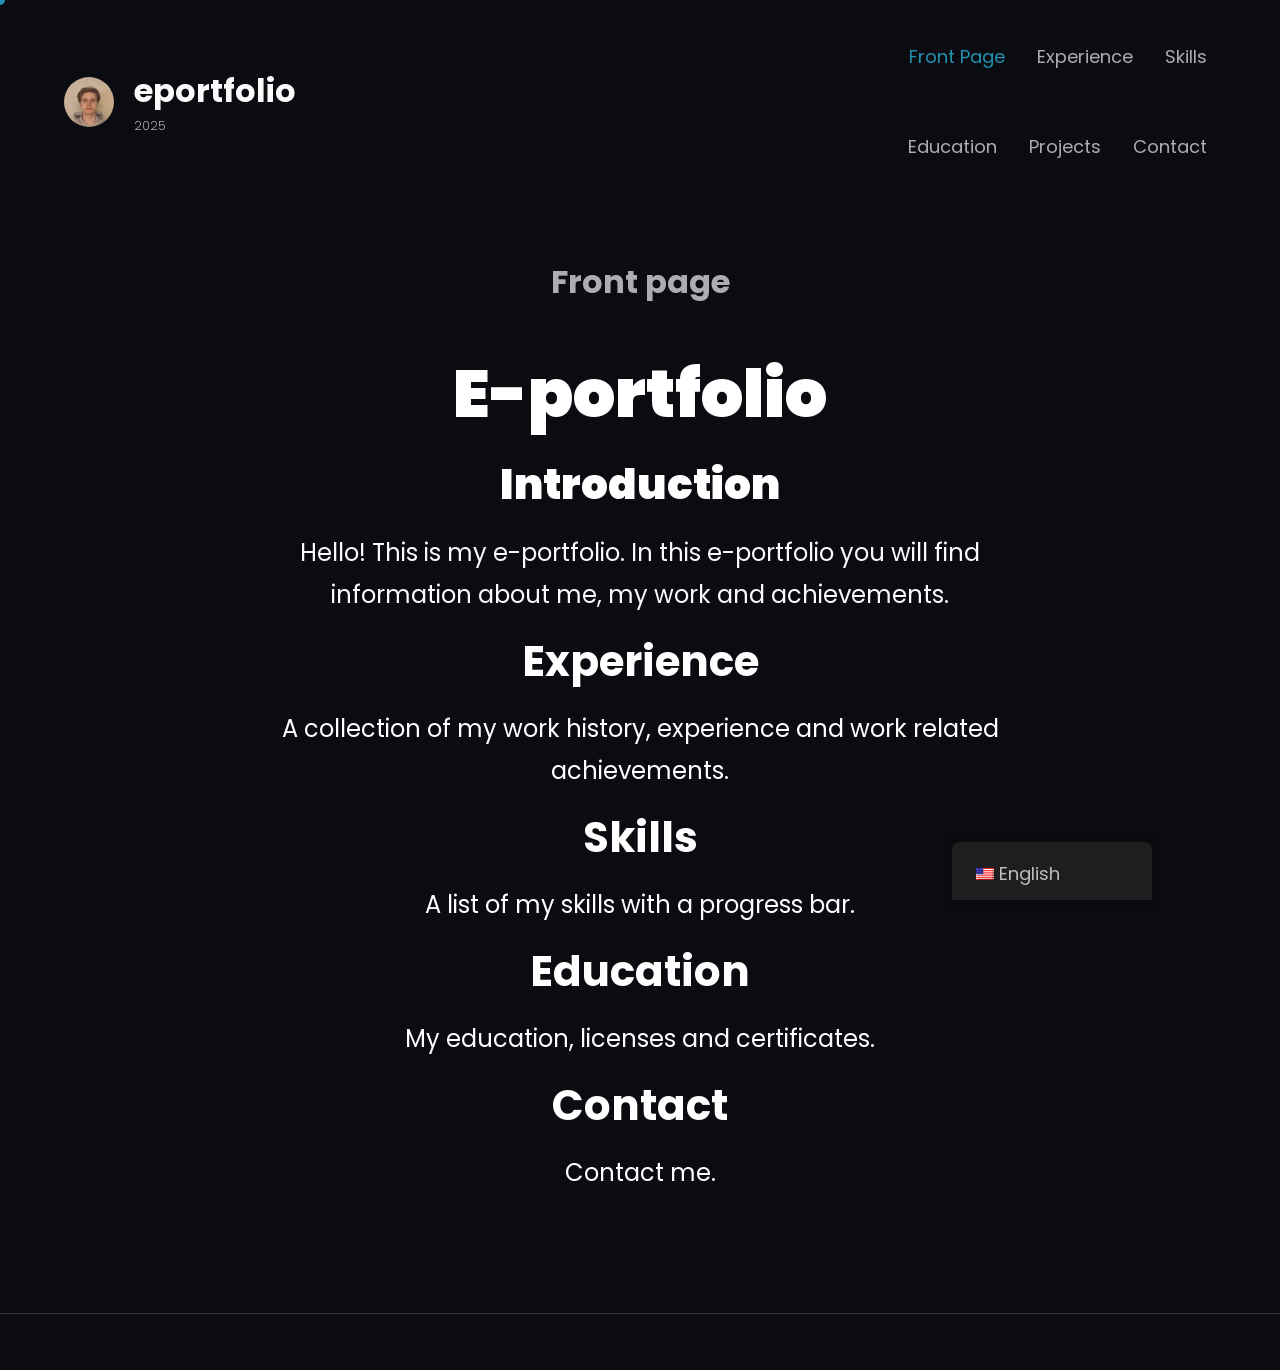
<file: eemeli-ruonakoski/index.html>
<!DOCTYPE html>
<html lang="en-US">
<head>
	<meta charset="UTF-8">
	<meta name="viewport" content="width=device-width, initial-scale=1">
<meta name="robots" content="max-image-preview:large">
	<style>img:is([sizes="auto" i], [sizes^="auto," i]) { contain-intrinsic-size: 3000px 1500px }</style>
	<title>Front page &#8211; eportfolio</title>
<link rel="alternate" type="application/rss+xml" title="eportfolio &raquo; Feed" href="/feed/">
<link rel="alternate" type="application/rss+xml" title="eportfolio &raquo; Comments Feed" href="/comments/feed/">
<script>
window._wpemojiSettings = {"baseUrl":"https:\/\/s.w.org\/images\/core\/emoji\/15.1.0\/72x72\/","ext":".png","svgUrl":"https:\/\/s.w.org\/images\/core\/emoji\/15.1.0\/svg\/","svgExt":".svg","source":{"concatemoji":"\/wp-includes\/js\/wp-emoji-release.min.js?ver=6.8.1"}};
/*! This file is auto-generated */
!function(i,n){var o,s,e;function c(e){try{var t={supportTests:e,timestamp:(new Date).valueOf()};sessionStorage.setItem(o,JSON.stringify(t))}catch(e){}}function p(e,t,n){e.clearRect(0,0,e.canvas.width,e.canvas.height),e.fillText(t,0,0);var t=new Uint32Array(e.getImageData(0,0,e.canvas.width,e.canvas.height).data),r=(e.clearRect(0,0,e.canvas.width,e.canvas.height),e.fillText(n,0,0),new Uint32Array(e.getImageData(0,0,e.canvas.width,e.canvas.height).data));return t.every(function(e,t){return e===r[t]})}function u(e,t,n){switch(t){case"flag":return n(e,"🏳️‍⚧️","🏳️​⚧️")?!1:!n(e,"🇺🇳","🇺​🇳")&&!n(e,"🏴󠁧󠁢󠁥󠁮󠁧󠁿","🏴​󠁧​󠁢​󠁥​󠁮​󠁧​󠁿");case"emoji":return!n(e,"🐦‍🔥","🐦​🔥")}return!1}function f(e,t,n){var r="undefined"!=typeof WorkerGlobalScope&&self instanceof WorkerGlobalScope?new OffscreenCanvas(300,150):i.createElement("canvas"),a=r.getContext("2d",{willReadFrequently:!0}),o=(a.textBaseline="top",a.font="600 32px Arial",{});return e.forEach(function(e){o[e]=t(a,e,n)}),o}function t(e){var t=i.createElement("script");t.src=e,t.defer=!0,i.head.appendChild(t)}"undefined"!=typeof Promise&&(o="wpEmojiSettingsSupports",s=["flag","emoji"],n.supports={everything:!0,everythingExceptFlag:!0},e=new Promise(function(e){i.addEventListener("DOMContentLoaded",e,{once:!0})}),new Promise(function(t){var n=function(){try{var e=JSON.parse(sessionStorage.getItem(o));if("object"==typeof e&&"number"==typeof e.timestamp&&(new Date).valueOf()<e.timestamp+604800&&"object"==typeof e.supportTests)return e.supportTests}catch(e){}return null}();if(!n){if("undefined"!=typeof Worker&&"undefined"!=typeof OffscreenCanvas&&"undefined"!=typeof URL&&URL.createObjectURL&&"undefined"!=typeof Blob)try{var e="postMessage("+f.toString()+"("+[JSON.stringify(s),u.toString(),p.toString()].join(",")+"));",r=new Blob([e],{type:"text/javascript"}),a=new Worker(URL.createObjectURL(r),{name:"wpTestEmojiSupports"});return void(a.onmessage=function(e){c(n=e.data),a.terminate(),t(n)})}catch(e){}c(n=f(s,u,p))}t(n)}).then(function(e){for(var t in e)n.supports[t]=e[t],n.supports.everything=n.supports.everything&&n.supports[t],"flag"!==t&&(n.supports.everythingExceptFlag=n.supports.everythingExceptFlag&&n.supports[t]);n.supports.everythingExceptFlag=n.supports.everythingExceptFlag&&!n.supports.flag,n.DOMReady=!1,n.readyCallback=function(){n.DOMReady=!0}}).then(function(){return e}).then(function(){var e;n.supports.everything||(n.readyCallback(),(e=n.source||{}).concatemoji?t(e.concatemoji):e.wpemoji&&e.twemoji&&(t(e.twemoji),t(e.wpemoji)))}))}((window,document),window._wpemojiSettings);
</script>
<style id="wp-block-site-logo-inline-css">.wp-block-site-logo{box-sizing:border-box;line-height:0}.wp-block-site-logo a{display:inline-block;line-height:0}.wp-block-site-logo.is-default-size img{height:auto;width:120px}.wp-block-site-logo img{height:auto;max-width:100%}.wp-block-site-logo a,.wp-block-site-logo img{border-radius:inherit}.wp-block-site-logo.aligncenter{margin-left:auto;margin-right:auto;text-align:center}:root :where(.wp-block-site-logo.is-style-rounded){border-radius:9999px}</style>
<style id="wp-block-site-title-inline-css">.wp-block-site-title{box-sizing:border-box}.wp-block-site-title :where(a){color:inherit;font-family:inherit;font-size:inherit;font-style:inherit;font-weight:inherit;letter-spacing:inherit;line-height:inherit;text-decoration:inherit}</style>
<style id="wp-block-site-tagline-inline-css">.wp-block-site-tagline{box-sizing:border-box}</style>
<style id="wp-block-group-inline-css">.wp-block-group{box-sizing:border-box}:where(.wp-block-group.wp-block-group-is-layout-constrained){position:relative}</style>
<style id="wp-block-group-theme-inline-css">:where(.wp-block-group.has-background){padding:1.25em 2.375em}</style>
<style id="wp-block-navigation-link-inline-css">.wp-block-navigation .wp-block-navigation-item__label{overflow-wrap:break-word}.wp-block-navigation .wp-block-navigation-item__description{display:none}.link-ui-tools{border-top:1px solid #f0f0f0;padding:8px}.link-ui-block-inserter{padding-top:8px}.link-ui-block-inserter__back{margin-left:8px;text-transform:uppercase}</style>
<link rel="stylesheet" id="wp-block-navigation-css" href="/wp-includes/blocks/navigation/style.min.css?ver=6.8.1" media="all">
<style id="wp-block-template-part-theme-inline-css">:root :where(.wp-block-template-part.has-background){margin-bottom:0;margin-top:0;padding:1.25em 2.375em}</style>
<style id="wp-block-post-title-inline-css">.wp-block-post-title{box-sizing:border-box;word-break:break-word}.wp-block-post-title :where(a){display:inline-block;font-family:inherit;font-size:inherit;font-style:inherit;font-weight:inherit;letter-spacing:inherit;line-height:inherit;text-decoration:inherit}</style>
<style id="wp-block-post-featured-image-inline-css">.wp-block-post-featured-image{margin-left:0;margin-right:0}.wp-block-post-featured-image a{display:block;height:100%}.wp-block-post-featured-image :where(img){box-sizing:border-box;height:auto;max-width:100%;vertical-align:bottom;width:100%}.wp-block-post-featured-image.alignfull img,.wp-block-post-featured-image.alignwide img{width:100%}.wp-block-post-featured-image .wp-block-post-featured-image__overlay.has-background-dim{background-color:#000;inset:0;position:absolute}.wp-block-post-featured-image{position:relative}.wp-block-post-featured-image .wp-block-post-featured-image__overlay.has-background-gradient{background-color:initial}.wp-block-post-featured-image .wp-block-post-featured-image__overlay.has-background-dim-0{opacity:0}.wp-block-post-featured-image .wp-block-post-featured-image__overlay.has-background-dim-10{opacity:.1}.wp-block-post-featured-image .wp-block-post-featured-image__overlay.has-background-dim-20{opacity:.2}.wp-block-post-featured-image .wp-block-post-featured-image__overlay.has-background-dim-30{opacity:.3}.wp-block-post-featured-image .wp-block-post-featured-image__overlay.has-background-dim-40{opacity:.4}.wp-block-post-featured-image .wp-block-post-featured-image__overlay.has-background-dim-50{opacity:.5}.wp-block-post-featured-image .wp-block-post-featured-image__overlay.has-background-dim-60{opacity:.6}.wp-block-post-featured-image .wp-block-post-featured-image__overlay.has-background-dim-70{opacity:.7}.wp-block-post-featured-image .wp-block-post-featured-image__overlay.has-background-dim-80{opacity:.8}.wp-block-post-featured-image .wp-block-post-featured-image__overlay.has-background-dim-90{opacity:.9}.wp-block-post-featured-image .wp-block-post-featured-image__overlay.has-background-dim-100{opacity:1}.wp-block-post-featured-image:where(.alignleft,.alignright){width:100%}</style>
<style id="wp-block-heading-inline-css">h1.has-background,h2.has-background,h3.has-background,h4.has-background,h5.has-background,h6.has-background{padding:1.25em 2.375em}h1.has-text-align-left[style*=writing-mode]:where([style*=vertical-lr]),h1.has-text-align-right[style*=writing-mode]:where([style*=vertical-rl]),h2.has-text-align-left[style*=writing-mode]:where([style*=vertical-lr]),h2.has-text-align-right[style*=writing-mode]:where([style*=vertical-rl]),h3.has-text-align-left[style*=writing-mode]:where([style*=vertical-lr]),h3.has-text-align-right[style*=writing-mode]:where([style*=vertical-rl]),h4.has-text-align-left[style*=writing-mode]:where([style*=vertical-lr]),h4.has-text-align-right[style*=writing-mode]:where([style*=vertical-rl]),h5.has-text-align-left[style*=writing-mode]:where([style*=vertical-lr]),h5.has-text-align-right[style*=writing-mode]:where([style*=vertical-rl]),h6.has-text-align-left[style*=writing-mode]:where([style*=vertical-lr]),h6.has-text-align-right[style*=writing-mode]:where([style*=vertical-rl]){rotate:180deg}</style>
<style id="wp-block-columns-inline-css">.wp-block-columns{align-items:normal!important;box-sizing:border-box;display:flex;flex-wrap:wrap!important}@media (min-width:782px){.wp-block-columns{flex-wrap:nowrap!important}}.wp-block-columns.are-vertically-aligned-top{align-items:flex-start}.wp-block-columns.are-vertically-aligned-center{align-items:center}.wp-block-columns.are-vertically-aligned-bottom{align-items:flex-end}@media (max-width:781px){.wp-block-columns:not(.is-not-stacked-on-mobile)>.wp-block-column{flex-basis:100%!important}}@media (min-width:782px){.wp-block-columns:not(.is-not-stacked-on-mobile)>.wp-block-column{flex-basis:0;flex-grow:1}.wp-block-columns:not(.is-not-stacked-on-mobile)>.wp-block-column[style*=flex-basis]{flex-grow:0}}.wp-block-columns.is-not-stacked-on-mobile{flex-wrap:nowrap!important}.wp-block-columns.is-not-stacked-on-mobile>.wp-block-column{flex-basis:0;flex-grow:1}.wp-block-columns.is-not-stacked-on-mobile>.wp-block-column[style*=flex-basis]{flex-grow:0}:where(.wp-block-columns){margin-bottom:1.75em}:where(.wp-block-columns.has-background){padding:1.25em 2.375em}.wp-block-column{flex-grow:1;min-width:0;overflow-wrap:break-word;word-break:break-word}.wp-block-column.is-vertically-aligned-top{align-self:flex-start}.wp-block-column.is-vertically-aligned-center{align-self:center}.wp-block-column.is-vertically-aligned-bottom{align-self:flex-end}.wp-block-column.is-vertically-aligned-stretch{align-self:stretch}.wp-block-column.is-vertically-aligned-bottom,.wp-block-column.is-vertically-aligned-center,.wp-block-column.is-vertically-aligned-top{width:100%}</style>
<style id="wp-block-paragraph-inline-css">.is-small-text{font-size:.875em}.is-regular-text{font-size:1em}.is-large-text{font-size:2.25em}.is-larger-text{font-size:3em}.has-drop-cap:not(:focus):first-letter{float:left;font-size:8.4em;font-style:normal;font-weight:100;line-height:.68;margin:.05em .1em 0 0;text-transform:uppercase}body.rtl .has-drop-cap:not(:focus):first-letter{float:none;margin-left:.1em}p.has-drop-cap.has-background{overflow:hidden}:root :where(p.has-background){padding:1.25em 2.375em}:where(p.has-text-color:not(.has-link-color)) a{color:inherit}p.has-text-align-left[style*="writing-mode:vertical-lr"],p.has-text-align-right[style*="writing-mode:vertical-rl"]{rotate:180deg}</style>
<style id="wp-block-post-content-inline-css">.wp-block-post-content{display:flow-root}</style>
<style id="wp-block-spacer-inline-css">.wp-block-spacer{clear:both}</style>
<style id="wp-block-buttons-inline-css">.wp-block-buttons{box-sizing:border-box}.wp-block-buttons.is-vertical{flex-direction:column}.wp-block-buttons.is-vertical>.wp-block-button:last-child{margin-bottom:0}.wp-block-buttons>.wp-block-button{display:inline-block;margin:0}.wp-block-buttons.is-content-justification-left{justify-content:flex-start}.wp-block-buttons.is-content-justification-left.is-vertical{align-items:flex-start}.wp-block-buttons.is-content-justification-center{justify-content:center}.wp-block-buttons.is-content-justification-center.is-vertical{align-items:center}.wp-block-buttons.is-content-justification-right{justify-content:flex-end}.wp-block-buttons.is-content-justification-right.is-vertical{align-items:flex-end}.wp-block-buttons.is-content-justification-space-between{justify-content:space-between}.wp-block-buttons.aligncenter{text-align:center}.wp-block-buttons:not(.is-content-justification-space-between,.is-content-justification-right,.is-content-justification-left,.is-content-justification-center) .wp-block-button.aligncenter{margin-left:auto;margin-right:auto;width:100%}.wp-block-buttons[style*=text-decoration] .wp-block-button,.wp-block-buttons[style*=text-decoration] .wp-block-button__link{text-decoration:inherit}.wp-block-buttons.has-custom-font-size .wp-block-button__link{font-size:inherit}.wp-block-button.aligncenter{text-align:center}</style>
<style id="wp-block-button-inline-css">.wp-block-button__link{align-content:center;box-sizing:border-box;cursor:pointer;display:inline-block;height:100%;text-align:center;width:100%;word-break:break-word}.wp-block-button__link.aligncenter{text-align:center}.wp-block-button__link.alignright{text-align:right}:where(.wp-block-button__link){border-radius:9999px;box-shadow:none;padding:calc(.667em + 2px) calc(1.333em + 2px);text-decoration:none}.wp-block-button[style*=text-decoration] .wp-block-button__link{text-decoration:inherit}.wp-block-buttons>.wp-block-button.has-custom-width{max-width:none}.wp-block-buttons>.wp-block-button.has-custom-width .wp-block-button__link{width:100%}.wp-block-buttons>.wp-block-button.has-custom-font-size .wp-block-button__link{font-size:inherit}.wp-block-buttons>.wp-block-button.wp-block-button__width-25{width:calc(25% - var(--wp--style--block-gap, .5em)*.75)}.wp-block-buttons>.wp-block-button.wp-block-button__width-50{width:calc(50% - var(--wp--style--block-gap, .5em)*.5)}.wp-block-buttons>.wp-block-button.wp-block-button__width-75{width:calc(75% - var(--wp--style--block-gap, .5em)*.25)}.wp-block-buttons>.wp-block-button.wp-block-button__width-100{flex-basis:100%;width:100%}.wp-block-buttons.is-vertical>.wp-block-button.wp-block-button__width-25{width:25%}.wp-block-buttons.is-vertical>.wp-block-button.wp-block-button__width-50{width:50%}.wp-block-buttons.is-vertical>.wp-block-button.wp-block-button__width-75{width:75%}.wp-block-button.is-style-squared,.wp-block-button__link.wp-block-button.is-style-squared{border-radius:0}.wp-block-button.no-border-radius,.wp-block-button__link.no-border-radius{border-radius:0!important}:root :where(.wp-block-button .wp-block-button__link.is-style-outline),:root :where(.wp-block-button.is-style-outline>.wp-block-button__link){border:2px solid;padding:.667em 1.333em}:root :where(.wp-block-button .wp-block-button__link.is-style-outline:not(.has-text-color)),:root :where(.wp-block-button.is-style-outline>.wp-block-button__link:not(.has-text-color)){color:currentColor}:root :where(.wp-block-button .wp-block-button__link.is-style-outline:not(.has-background)),:root :where(.wp-block-button.is-style-outline>.wp-block-button__link:not(.has-background)){background-color:initial;background-image:none}</style>
<style id="wp-block-library-inline-css">:root{--wp-admin-theme-color:#007cba;--wp-admin-theme-color--rgb:0,124,186;--wp-admin-theme-color-darker-10:#006ba1;--wp-admin-theme-color-darker-10--rgb:0,107,161;--wp-admin-theme-color-darker-20:#005a87;--wp-admin-theme-color-darker-20--rgb:0,90,135;--wp-admin-border-width-focus:2px;--wp-block-synced-color:#7a00df;--wp-block-synced-color--rgb:122,0,223;--wp-bound-block-color:var(--wp-block-synced-color)}@media (min-resolution:192dpi){:root{--wp-admin-border-width-focus:1.5px}}.wp-element-button{cursor:pointer}:root{--wp--preset--font-size--normal:16px;--wp--preset--font-size--huge:42px}:root .has-very-light-gray-background-color{background-color:#eee}:root .has-very-dark-gray-background-color{background-color:#313131}:root .has-very-light-gray-color{color:#eee}:root .has-very-dark-gray-color{color:#313131}:root .has-vivid-green-cyan-to-vivid-cyan-blue-gradient-background{background:linear-gradient(135deg,#00d084,#0693e3)}:root .has-purple-crush-gradient-background{background:linear-gradient(135deg,#34e2e4,#4721fb 50%,#ab1dfe)}:root .has-hazy-dawn-gradient-background{background:linear-gradient(135deg,#faaca8,#dad0ec)}:root .has-subdued-olive-gradient-background{background:linear-gradient(135deg,#fafae1,#67a671)}:root .has-atomic-cream-gradient-background{background:linear-gradient(135deg,#fdd79a,#004a59)}:root .has-nightshade-gradient-background{background:linear-gradient(135deg,#330968,#31cdcf)}:root .has-midnight-gradient-background{background:linear-gradient(135deg,#020381,#2874fc)}.has-regular-font-size{font-size:1em}.has-larger-font-size{font-size:2.625em}.has-normal-font-size{font-size:var(--wp--preset--font-size--normal)}.has-huge-font-size{font-size:var(--wp--preset--font-size--huge)}.has-text-align-center{text-align:center}.has-text-align-left{text-align:left}.has-text-align-right{text-align:right}#end-resizable-editor-section{display:none}.aligncenter{clear:both}.items-justified-left{justify-content:flex-start}.items-justified-center{justify-content:center}.items-justified-right{justify-content:flex-end}.items-justified-space-between{justify-content:space-between}.screen-reader-text{border:0;clip-path:inset(50%);height:1px;margin:-1px;overflow:hidden;padding:0;position:absolute;width:1px;word-wrap:normal!important}.screen-reader-text:focus{background-color:#ddd;clip-path:none;color:#444;display:block;font-size:1em;height:auto;left:5px;line-height:normal;padding:15px 23px 14px;text-decoration:none;top:5px;width:auto;z-index:100000}html :where(.has-border-color){border-style:solid}html :where([style*=border-top-color]){border-top-style:solid}html :where([style*=border-right-color]){border-right-style:solid}html :where([style*=border-bottom-color]){border-bottom-style:solid}html :where([style*=border-left-color]){border-left-style:solid}html :where([style*=border-width]){border-style:solid}html :where([style*=border-top-width]){border-top-style:solid}html :where([style*=border-right-width]){border-right-style:solid}html :where([style*=border-bottom-width]){border-bottom-style:solid}html :where([style*=border-left-width]){border-left-style:solid}html :where(img[class*=wp-image-]){height:auto;max-width:100%}:where(figure){margin:0 0 1em}html :where(.is-position-sticky){--wp-admin--admin-bar--position-offset:var(--wp-admin--admin-bar--height,0px)}@media screen and (max-width:600px){html :where(.is-position-sticky){--wp-admin--admin-bar--position-offset:0px}}</style>
<style id="global-styles-inline-css">:root{--wp--preset--aspect-ratio--square: 1;--wp--preset--aspect-ratio--4-3: 4/3;--wp--preset--aspect-ratio--3-4: 3/4;--wp--preset--aspect-ratio--3-2: 3/2;--wp--preset--aspect-ratio--2-3: 2/3;--wp--preset--aspect-ratio--16-9: 16/9;--wp--preset--aspect-ratio--9-16: 9/16;--wp--preset--color--black: #000000;--wp--preset--color--cyan-bluish-gray: #abb8c3;--wp--preset--color--white: #ffffff;--wp--preset--color--pale-pink: #f78da7;--wp--preset--color--vivid-red: #cf2e2e;--wp--preset--color--luminous-vivid-orange: #ff6900;--wp--preset--color--luminous-vivid-amber: #fcb900;--wp--preset--color--light-green-cyan: #7bdcb5;--wp--preset--color--vivid-green-cyan: #00d084;--wp--preset--color--pale-cyan-blue: #8ed1fc;--wp--preset--color--vivid-cyan-blue: #0693e3;--wp--preset--color--vivid-purple: #9b51e0;--wp--preset--color--background: #0A0C11;--wp--preset--color--foreground: #ffffff;--wp--preset--color--primary: #2292b1;--wp--preset--color--secondary: #222222;--wp--preset--color--tertiary: #0a0a0a;--wp--preset--color--text-link: #fafafa;--wp--preset--color--body-text: #abadb3;--wp--preset--color--meta: #666666;--wp--preset--color--border-color: #323438;--wp--preset--color--color-light: #fbfbfb;--wp--preset--color--color-dark: #000000;--wp--preset--color--footer-text: #999999;--wp--preset--color--footer-border-dark: #313131;--wp--preset--color--gray: #cccccc;--wp--preset--color--patrick-blue: #1b3385;--wp--preset--color--blue-green: #25c5c9;--wp--preset--gradient--vivid-cyan-blue-to-vivid-purple: linear-gradient(135deg,rgba(6,147,227,1) 0%,rgb(155,81,224) 100%);--wp--preset--gradient--light-green-cyan-to-vivid-green-cyan: linear-gradient(135deg,rgb(122,220,180) 0%,rgb(0,208,130) 100%);--wp--preset--gradient--luminous-vivid-amber-to-luminous-vivid-orange: linear-gradient(135deg,rgba(252,185,0,1) 0%,rgba(255,105,0,1) 100%);--wp--preset--gradient--luminous-vivid-orange-to-vivid-red: linear-gradient(135deg,rgba(255,105,0,1) 0%,rgb(207,46,46) 100%);--wp--preset--gradient--very-light-gray-to-cyan-bluish-gray: linear-gradient(135deg,rgb(238,238,238) 0%,rgb(169,184,195) 100%);--wp--preset--gradient--cool-to-warm-spectrum: linear-gradient(135deg,rgb(74,234,220) 0%,rgb(151,120,209) 20%,rgb(207,42,186) 40%,rgb(238,44,130) 60%,rgb(251,105,98) 80%,rgb(254,248,76) 100%);--wp--preset--gradient--blush-light-purple: linear-gradient(135deg,rgb(255,206,236) 0%,rgb(152,150,240) 100%);--wp--preset--gradient--blush-bordeaux: linear-gradient(135deg,rgb(254,205,165) 0%,rgb(254,45,45) 50%,rgb(107,0,62) 100%);--wp--preset--gradient--luminous-dusk: linear-gradient(135deg,rgb(255,203,112) 0%,rgb(199,81,192) 50%,rgb(65,88,208) 100%);--wp--preset--gradient--pale-ocean: linear-gradient(135deg,rgb(255,245,203) 0%,rgb(182,227,212) 50%,rgb(51,167,181) 100%);--wp--preset--gradient--electric-grass: linear-gradient(135deg,rgb(202,248,128) 0%,rgb(113,206,126) 100%);--wp--preset--gradient--midnight: linear-gradient(135deg,rgb(2,3,129) 0%,rgb(40,116,252) 100%);--wp--preset--gradient--horizontal-patrick-blue-to-blue-green: linear-gradient(to right,var(--wp--preset--color--patrick-blue) 0%,var(--wp--preset--color--blue-green) 100%);--wp--preset--font-size--small: 15px;--wp--preset--font-size--medium: 16px;--wp--preset--font-size--large: clamp(24px,4.2vw,32px);--wp--preset--font-size--x-large: 42px;--wp--preset--font-size--tiny: 13px;--wp--preset--font-size--extra-small: 14px;--wp--preset--font-size--upper-heading: 18px;--wp--preset--font-size--normal: clamp(18px,1.6vw,20px);--wp--preset--font-size--content-heading: clamp(22px,3vw,24px);--wp--preset--font-size--extra-large: clamp(28px,6vw,36px);--wp--preset--font-size--product-heading: clamp(32px,4.8vw,42px);--wp--preset--font-size--huge: clamp(42px,5.2vw,80px);--wp--preset--font-size--colossal: clamp(46px,5.2vw,110px);--wp--preset--font-family--poppins: "Poppins", serif;--wp--preset--spacing--20: 0.44rem;--wp--preset--spacing--30: 0.67rem;--wp--preset--spacing--40: 1rem;--wp--preset--spacing--50: 1.5rem;--wp--preset--spacing--60: 2.25rem;--wp--preset--spacing--70: 3.38rem;--wp--preset--spacing--80: 5.06rem;--wp--preset--shadow--natural: 6px 6px 9px rgba(0, 0, 0, 0.2);--wp--preset--shadow--deep: 12px 12px 50px rgba(0, 0, 0, 0.4);--wp--preset--shadow--sharp: 6px 6px 0px rgba(0, 0, 0, 0.2);--wp--preset--shadow--outlined: 6px 6px 0px -3px rgba(255, 255, 255, 1), 6px 6px rgba(0, 0, 0, 1);--wp--preset--shadow--crisp: 6px 6px 0px rgba(0, 0, 0, 1);--wp--custom--spacing--tiny: clamp(21px, 2vw, 28px);--wp--custom--spacing--extra-small: clamp(28px, 3.5vw, 35px);--wp--custom--spacing--wp-comment-horizontal: clamp(30px, 3.7vw, 70px);--wp--custom--spacing--wp-comment-vertical: clamp(30px, 3.5vw, 49px);--wp--custom--spacing--wp-block-sidebar: clamp(7px,3.5vw,60px);--wp--custom--spacing--wp-block-sidebar-widget: clamp(35px, 3.5vw, 49px);--wp--custom--spacing--wp-block-page-numbers: clamp(49px, 3.3vw, 63px);--wp--custom--spacing--wp-footer-vertical: clamp(30px, 4vw, 70px);--wp--custom--spacing--normal: clamp(30px, 3.5vw, 40px);--wp--custom--spacing--small: max(1.75rem, 5vw);--wp--custom--spacing--medium: clamp(2rem, 8vw, calc(4 * var(--wp--style--block-gap)));--wp--custom--spacing--large: clamp(3.5rem, 10vw, 5.0625rem);--wp--custom--spacing--outer: var(--wp--custom--spacing--small, 1.25rem);--wp--custom--spacing--section-block-top: clamp(42px, 7.5vw, 140px);--wp--custom--spacing--section-block-bottom: clamp(12px, 5.5vw, 70px);--wp--custom--spacing--section-pricing-content: clamp(21px, 5.5vw, 42px);--wp--custom--spacing--main-block-gap: clamp(42px, 4.5vw, 70px);--wp--custom--spacing--testimonial-inner-gap: clamp(35px, 3.5vw, 42px);--wp--custom--spacing--group-heading-bottom-gap: clamp(35px, 3.5vw, 56px);--wp--custom--typography--font-size--heading-one: clamp(36px,3.5vw,58px);--wp--custom--typography--font-size--heading-two: clamp(32px,2.6vw,49px);--wp--custom--typography--font-size--heading-three: clamp(28px,1.9vw,36px);--wp--custom--typography--font-size--heading-four: clamp(24px,2vw,28px);--wp--custom--typography--font-size--heading-five: clamp(22px,1.3vw,24px);--wp--custom--typography--font-size--heading-six: 18px;--wp--custom--typography--font-size--huge-post-title: clamp(38px,4vw,70px);--wp--custom--typography--line-height--heading-one: 1.38;--wp--custom--typography--line-height--heading-two: 1.43;--wp--custom--typography--line-height--heading-three: 1.31;--wp--custom--typography--line-height--heading-four: 1.5;--wp--custom--typography--line-height--heading-five: 1.458333333333333;--wp--custom--typography--line-height--heading-six: 1.56;--wp--custom--typography--line-height--paragraph: 1.75;--wp--custom--typography--line-height--post-title: 1.38;--wp--custom--typography--line-height--extra-small: 21px;--wp--custom--typography--line-height--small: 28px;--wp--custom--typography--line-height--normal: normal;--wp--custom--typography--font-weight--light: 300;--wp--custom--typography--font-weight--regular: 400;--wp--custom--typography--font-weight--medium: 500;--wp--custom--typography--font-weight--bold: 700;--wp--custom--typography--font-weight--black: 900;}:root { --wp--style--global--content-size: 760px;--wp--style--global--wide-size: 1400px; }:where(body) { margin: 0; }.wp-site-blocks > .alignleft { float: left; margin-right: 2em; }.wp-site-blocks > .alignright { float: right; margin-left: 2em; }.wp-site-blocks > .aligncenter { justify-content: center; margin-left: auto; margin-right: auto; }:where(.wp-site-blocks) > * { margin-block-start: var(--wp--preset--spacing--40); margin-block-end: 0; }:where(.wp-site-blocks) > :first-child { margin-block-start: 0; }:where(.wp-site-blocks) > :last-child { margin-block-end: 0; }:root { --wp--style--block-gap: var(--wp--preset--spacing--40); }:root :where(.is-layout-flow) > :first-child{margin-block-start: 0;}:root :where(.is-layout-flow) > :last-child{margin-block-end: 0;}:root :where(.is-layout-flow) > *{margin-block-start: var(--wp--preset--spacing--40);margin-block-end: 0;}:root :where(.is-layout-constrained) > :first-child{margin-block-start: 0;}:root :where(.is-layout-constrained) > :last-child{margin-block-end: 0;}:root :where(.is-layout-constrained) > *{margin-block-start: var(--wp--preset--spacing--40);margin-block-end: 0;}:root :where(.is-layout-flex){gap: var(--wp--preset--spacing--40);}:root :where(.is-layout-grid){gap: var(--wp--preset--spacing--40);}.is-layout-flow > .alignleft{float: left;margin-inline-start: 0;margin-inline-end: 2em;}.is-layout-flow > .alignright{float: right;margin-inline-start: 2em;margin-inline-end: 0;}.is-layout-flow > .aligncenter{margin-left: auto !important;margin-right: auto !important;}.is-layout-constrained > .alignleft{float: left;margin-inline-start: 0;margin-inline-end: 2em;}.is-layout-constrained > .alignright{float: right;margin-inline-start: 2em;margin-inline-end: 0;}.is-layout-constrained > .aligncenter{margin-left: auto !important;margin-right: auto !important;}.is-layout-constrained > :where(:not(.alignleft):not(.alignright):not(.alignfull)){max-width: var(--wp--style--global--content-size);margin-left: auto !important;margin-right: auto !important;}.is-layout-constrained > .alignwide{max-width: var(--wp--style--global--wide-size);}body .is-layout-flex{display: flex;}.is-layout-flex{flex-wrap: wrap;align-items: center;}.is-layout-flex > :is(*, div){margin: 0;}body .is-layout-grid{display: grid;}.is-layout-grid > :is(*, div){margin: 0;}body{background-color: var(--wp--preset--color--background);color: var(--wp--preset--color--body-text);font-family: var(--wp--preset--font-family--poppins);font-size: var(--wp--preset--font-size--normal);font-weight: 400;line-height: var(--wp--custom--typography--line-height--paragraph);padding-top: 0px;padding-right: 0px;padding-bottom: 0px;padding-left: 0px;}a:where(:not(.wp-element-button)){color: var(--wp--preset--color--text-link);text-decoration: underline;}h1{font-size: var(--wp--custom--typography--font-size--heading-one);line-height: var(--wp--custom--typography--line-height--heading-one);}h2{font-size: var(--wp--custom--typography--font-size--heading-two);line-height: var(--wp--custom--typography--line-height--heading-two);}h3{font-size: var(--wp--custom--typography--font-size--heading-three);line-height: var(--wp--custom--typography--line-height--heading-three);}h4{font-size: var(--wp--custom--typography--font-size--heading-four);line-height: var(--wp--custom--typography--line-height--heading-four);}h5{font-size: var(--wp--custom--typography--font-size--heading-five);line-height: var(--wp--custom--typography--line-height--heading-five);}h6{font-size: var(--wp--custom--typography--font-size--heading-six);line-height: var(--wp--custom--typography--line-height--heading-six);}:root :where(.wp-element-button, .wp-block-button__link){background-color: #32373c;border-width: 0;color: #fff;font-family: inherit;font-size: inherit;line-height: inherit;padding: calc(0.667em + 2px) calc(1.333em + 2px);text-decoration: none;}.has-black-color{color: var(--wp--preset--color--black) !important;}.has-cyan-bluish-gray-color{color: var(--wp--preset--color--cyan-bluish-gray) !important;}.has-white-color{color: var(--wp--preset--color--white) !important;}.has-pale-pink-color{color: var(--wp--preset--color--pale-pink) !important;}.has-vivid-red-color{color: var(--wp--preset--color--vivid-red) !important;}.has-luminous-vivid-orange-color{color: var(--wp--preset--color--luminous-vivid-orange) !important;}.has-luminous-vivid-amber-color{color: var(--wp--preset--color--luminous-vivid-amber) !important;}.has-light-green-cyan-color{color: var(--wp--preset--color--light-green-cyan) !important;}.has-vivid-green-cyan-color{color: var(--wp--preset--color--vivid-green-cyan) !important;}.has-pale-cyan-blue-color{color: var(--wp--preset--color--pale-cyan-blue) !important;}.has-vivid-cyan-blue-color{color: var(--wp--preset--color--vivid-cyan-blue) !important;}.has-vivid-purple-color{color: var(--wp--preset--color--vivid-purple) !important;}.has-background-color{color: var(--wp--preset--color--background) !important;}.has-foreground-color{color: var(--wp--preset--color--foreground) !important;}.has-primary-color{color: var(--wp--preset--color--primary) !important;}.has-secondary-color{color: var(--wp--preset--color--secondary) !important;}.has-tertiary-color{color: var(--wp--preset--color--tertiary) !important;}.has-text-link-color{color: var(--wp--preset--color--text-link) !important;}.has-body-text-color{color: var(--wp--preset--color--body-text) !important;}.has-meta-color{color: var(--wp--preset--color--meta) !important;}.has-border-color-color{color: var(--wp--preset--color--border-color) !important;}.has-color-light-color{color: var(--wp--preset--color--color-light) !important;}.has-color-dark-color{color: var(--wp--preset--color--color-dark) !important;}.has-footer-text-color{color: var(--wp--preset--color--footer-text) !important;}.has-footer-border-dark-color{color: var(--wp--preset--color--footer-border-dark) !important;}.has-gray-color{color: var(--wp--preset--color--gray) !important;}.has-patrick-blue-color{color: var(--wp--preset--color--patrick-blue) !important;}.has-blue-green-color{color: var(--wp--preset--color--blue-green) !important;}.has-black-background-color{background-color: var(--wp--preset--color--black) !important;}.has-cyan-bluish-gray-background-color{background-color: var(--wp--preset--color--cyan-bluish-gray) !important;}.has-white-background-color{background-color: var(--wp--preset--color--white) !important;}.has-pale-pink-background-color{background-color: var(--wp--preset--color--pale-pink) !important;}.has-vivid-red-background-color{background-color: var(--wp--preset--color--vivid-red) !important;}.has-luminous-vivid-orange-background-color{background-color: var(--wp--preset--color--luminous-vivid-orange) !important;}.has-luminous-vivid-amber-background-color{background-color: var(--wp--preset--color--luminous-vivid-amber) !important;}.has-light-green-cyan-background-color{background-color: var(--wp--preset--color--light-green-cyan) !important;}.has-vivid-green-cyan-background-color{background-color: var(--wp--preset--color--vivid-green-cyan) !important;}.has-pale-cyan-blue-background-color{background-color: var(--wp--preset--color--pale-cyan-blue) !important;}.has-vivid-cyan-blue-background-color{background-color: var(--wp--preset--color--vivid-cyan-blue) !important;}.has-vivid-purple-background-color{background-color: var(--wp--preset--color--vivid-purple) !important;}.has-background-background-color{background-color: var(--wp--preset--color--background) !important;}.has-foreground-background-color{background-color: var(--wp--preset--color--foreground) !important;}.has-primary-background-color{background-color: var(--wp--preset--color--primary) !important;}.has-secondary-background-color{background-color: var(--wp--preset--color--secondary) !important;}.has-tertiary-background-color{background-color: var(--wp--preset--color--tertiary) !important;}.has-text-link-background-color{background-color: var(--wp--preset--color--text-link) !important;}.has-body-text-background-color{background-color: var(--wp--preset--color--body-text) !important;}.has-meta-background-color{background-color: var(--wp--preset--color--meta) !important;}.has-border-color-background-color{background-color: var(--wp--preset--color--border-color) !important;}.has-color-light-background-color{background-color: var(--wp--preset--color--color-light) !important;}.has-color-dark-background-color{background-color: var(--wp--preset--color--color-dark) !important;}.has-footer-text-background-color{background-color: var(--wp--preset--color--footer-text) !important;}.has-footer-border-dark-background-color{background-color: var(--wp--preset--color--footer-border-dark) !important;}.has-gray-background-color{background-color: var(--wp--preset--color--gray) !important;}.has-patrick-blue-background-color{background-color: var(--wp--preset--color--patrick-blue) !important;}.has-blue-green-background-color{background-color: var(--wp--preset--color--blue-green) !important;}.has-black-border-color{border-color: var(--wp--preset--color--black) !important;}.has-cyan-bluish-gray-border-color{border-color: var(--wp--preset--color--cyan-bluish-gray) !important;}.has-white-border-color{border-color: var(--wp--preset--color--white) !important;}.has-pale-pink-border-color{border-color: var(--wp--preset--color--pale-pink) !important;}.has-vivid-red-border-color{border-color: var(--wp--preset--color--vivid-red) !important;}.has-luminous-vivid-orange-border-color{border-color: var(--wp--preset--color--luminous-vivid-orange) !important;}.has-luminous-vivid-amber-border-color{border-color: var(--wp--preset--color--luminous-vivid-amber) !important;}.has-light-green-cyan-border-color{border-color: var(--wp--preset--color--light-green-cyan) !important;}.has-vivid-green-cyan-border-color{border-color: var(--wp--preset--color--vivid-green-cyan) !important;}.has-pale-cyan-blue-border-color{border-color: var(--wp--preset--color--pale-cyan-blue) !important;}.has-vivid-cyan-blue-border-color{border-color: var(--wp--preset--color--vivid-cyan-blue) !important;}.has-vivid-purple-border-color{border-color: var(--wp--preset--color--vivid-purple) !important;}.has-background-border-color{border-color: var(--wp--preset--color--background) !important;}.has-foreground-border-color{border-color: var(--wp--preset--color--foreground) !important;}.has-primary-border-color{border-color: var(--wp--preset--color--primary) !important;}.has-secondary-border-color{border-color: var(--wp--preset--color--secondary) !important;}.has-tertiary-border-color{border-color: var(--wp--preset--color--tertiary) !important;}.has-text-link-border-color{border-color: var(--wp--preset--color--text-link) !important;}.has-body-text-border-color{border-color: var(--wp--preset--color--body-text) !important;}.has-meta-border-color{border-color: var(--wp--preset--color--meta) !important;}.has-border-color-border-color{border-color: var(--wp--preset--color--border-color) !important;}.has-color-light-border-color{border-color: var(--wp--preset--color--color-light) !important;}.has-color-dark-border-color{border-color: var(--wp--preset--color--color-dark) !important;}.has-footer-text-border-color{border-color: var(--wp--preset--color--footer-text) !important;}.has-footer-border-dark-border-color{border-color: var(--wp--preset--color--footer-border-dark) !important;}.has-gray-border-color{border-color: var(--wp--preset--color--gray) !important;}.has-patrick-blue-border-color{border-color: var(--wp--preset--color--patrick-blue) !important;}.has-blue-green-border-color{border-color: var(--wp--preset--color--blue-green) !important;}.has-vivid-cyan-blue-to-vivid-purple-gradient-background{background: var(--wp--preset--gradient--vivid-cyan-blue-to-vivid-purple) !important;}.has-light-green-cyan-to-vivid-green-cyan-gradient-background{background: var(--wp--preset--gradient--light-green-cyan-to-vivid-green-cyan) !important;}.has-luminous-vivid-amber-to-luminous-vivid-orange-gradient-background{background: var(--wp--preset--gradient--luminous-vivid-amber-to-luminous-vivid-orange) !important;}.has-luminous-vivid-orange-to-vivid-red-gradient-background{background: var(--wp--preset--gradient--luminous-vivid-orange-to-vivid-red) !important;}.has-very-light-gray-to-cyan-bluish-gray-gradient-background{background: var(--wp--preset--gradient--very-light-gray-to-cyan-bluish-gray) !important;}.has-cool-to-warm-spectrum-gradient-background{background: var(--wp--preset--gradient--cool-to-warm-spectrum) !important;}.has-blush-light-purple-gradient-background{background: var(--wp--preset--gradient--blush-light-purple) !important;}.has-blush-bordeaux-gradient-background{background: var(--wp--preset--gradient--blush-bordeaux) !important;}.has-luminous-dusk-gradient-background{background: var(--wp--preset--gradient--luminous-dusk) !important;}.has-pale-ocean-gradient-background{background: var(--wp--preset--gradient--pale-ocean) !important;}.has-electric-grass-gradient-background{background: var(--wp--preset--gradient--electric-grass) !important;}.has-midnight-gradient-background{background: var(--wp--preset--gradient--midnight) !important;}.has-horizontal-patrick-blue-to-blue-green-gradient-background{background: var(--wp--preset--gradient--horizontal-patrick-blue-to-blue-green) !important;}.has-small-font-size{font-size: var(--wp--preset--font-size--small) !important;}.has-medium-font-size{font-size: var(--wp--preset--font-size--medium) !important;}.has-large-font-size{font-size: var(--wp--preset--font-size--large) !important;}.has-x-large-font-size{font-size: var(--wp--preset--font-size--x-large) !important;}.has-tiny-font-size{font-size: var(--wp--preset--font-size--tiny) !important;}.has-extra-small-font-size{font-size: var(--wp--preset--font-size--extra-small) !important;}.has-upper-heading-font-size{font-size: var(--wp--preset--font-size--upper-heading) !important;}.has-normal-font-size{font-size: var(--wp--preset--font-size--normal) !important;}.has-content-heading-font-size{font-size: var(--wp--preset--font-size--content-heading) !important;}.has-extra-large-font-size{font-size: var(--wp--preset--font-size--extra-large) !important;}.has-product-heading-font-size{font-size: var(--wp--preset--font-size--product-heading) !important;}.has-huge-font-size{font-size: var(--wp--preset--font-size--huge) !important;}.has-colossal-font-size{font-size: var(--wp--preset--font-size--colossal) !important;}.has-poppins-font-family{font-family: var(--wp--preset--font-family--poppins) !important;}
:root :where(.wp-block-button .wp-block-button__link){background: var(--wp--preset--gradient--horizontal-patrick-blue-to-blue-green);border-radius: 30px;color: var(--wp--preset--color--color-light);font-size: var(--wp--preset--font-size--upper-heading);font-weight: var(--wp--custom--typography--font-weight--bold);line-height: var(--wp--custom--typography--line-height--heading-six);margin-top: 0.8rem;padding-top: clamp(12px, 2.5vw, 16px);padding-right: clamp(21px, 2.5vw, 35px);padding-bottom: clamp(12px, 2.5vw, 16px);padding-left: clamp(21px, 2.5vw, 35px);text-transform: capitalize;}
:root :where(.wp-block-post-title){font-size: var(--wp--custom--typography--font-size--heading-four);font-weight: var(--wp--custom--typography--font-weight--bold);line-height: var(--wp--custom--typography--line-height--heading-four);}
:root :where(.wp-block-site-title){font-size: var(--wp--preset--font-size--large);font-weight: var(--wp--custom--typography--font-weight--bold);line-height: var(--wp--custom--typography--line-height--normal);}
:root :where(.wp-block-site-tagline){color: var(--wp--preset--color--body-text);font-size: 12px;font-weight: 300;margin-top: 0;}
:root :where(.wp-block-heading){color: var(--wp--preset--color--foreground);font-weight: var(--wp--custom--typography--font-weight--bold);margin-top: 0px;margin-bottom: 0px;}
:root :where(.wp-block-navigation){color: var(--wp--preset--color--body-text);font-size: var(--wp--preset--font-size--upper-heading);font-weight: var(--wp--custom--typography--font-weight--regular);line-height: var(--wp--custom--typography--line-height--heading-six);text-transform: capitalize;}</style>
<style id="block-style-variation-styles-inline-css">:root :where(.wp-block-site-logo.is-style-rounded--1){border-radius: 9999px;}</style>
<style id="wp-emoji-styles-inline-css">img.wp-smiley, img.emoji {
		display: inline !important;
		border: none !important;
		box-shadow: none !important;
		height: 1em !important;
		width: 1em !important;
		margin: 0 0.07em !important;
		vertical-align: -0.1em !important;
		background: none !important;
		padding: 0 !important;
	}</style>
<style id="core-block-supports-inline-css">.wp-container-core-group-is-layout-efb20f49{gap:20px;}.wp-container-core-navigation-is-layout-9a50c4af{justify-content:center;}.wp-container-core-group-is-layout-17124a9a{flex-wrap:nowrap;justify-content:flex-end;}.wp-container-core-group-is-layout-79f487ac{justify-content:space-between;}.wp-container-core-columns-is-layout-28f84493{flex-wrap:nowrap;}</style>
<style id="wp-block-template-skip-link-inline-css">.skip-link.screen-reader-text {
			border: 0;
			clip-path: inset(50%);
			height: 1px;
			margin: -1px;
			overflow: hidden;
			padding: 0;
			position: absolute !important;
			width: 1px;
			word-wrap: normal !important;
		}

		.skip-link.screen-reader-text:focus {
			background-color: #eee;
			clip-path: none;
			color: #444;
			display: block;
			font-size: 1em;
			height: auto;
			left: 5px;
			line-height: normal;
			padding: 15px 23px 14px;
			text-decoration: none;
			top: 5px;
			width: auto;
			z-index: 100000;
		}</style>
<link rel="stylesheet" id="trp-floater-language-switcher-style-css" href="/wp-content/plugins/translatepress-multilingual/assets/css/trp-floater-language-switcher.css?ver=2.9.13" media="all">
<link rel="stylesheet" id="trp-language-switcher-style-css" href="/wp-content/plugins/translatepress-multilingual/assets/css/trp-language-switcher.css?ver=2.9.13" media="all">
<link rel="stylesheet" id="bizboost-style-css" href="/wp-content/themes/bizboost/style.css?ver=1692091546" media="all">
<link rel="https://api.w.org/" href="/wp-json/">
<link rel="alternate" title="JSON" type="application/json" href="/wp-json/wp/v2/pages/11">
<link rel="EditURI" type="application/rsd+xml" title="RSD" href="/xmlrpc.php?rsd">
<meta name="generator" content="WordPress 6.8.1">
<link rel="canonical" href="/eemeli-ruonakoski/">
<link rel="shortlink" href="/?p=11">
<link rel="alternate" title="oEmbed (JSON)" type="application/json+oembed" href="/wp-json/oembed/1.0/embed?url=%2Feemeli-ruonakoski%2F">
<link rel="alternate" title="oEmbed (XML)" type="text/xml+oembed" href="/wp-json/oembed/1.0/embed?url=%2Feemeli-ruonakoski%2F#038;format=xml">
<link rel="alternate" hreflang="en-US" href="/eemeli-ruonakoski/">
<link rel="alternate" hreflang="fi" href="/fi/eemeli-ruonakoski/">
<link rel="alternate" hreflang="en" href="/eemeli-ruonakoski/">
<script type="importmap" id="wp-importmap">{"imports":{"@wordpress\/interactivity":"\/wp-includes\/js\/dist\/script-modules\/interactivity\/index.min.js?ver=55aebb6e0a16726baffb"}}</script>
<script type="module" src="/wp-includes/js/dist/script-modules/block-library/navigation/view.min.js?ver=61572d447d60c0aa5240" id="@wordpress/block-library/navigation/view-js-module"></script>
<link rel="modulepreload" href="/wp-includes/js/dist/script-modules/interactivity/index.min.js?ver=55aebb6e0a16726baffb" id="@wordpress/interactivity-js-modulepreload">
<style class="wp-fonts-local">@font-face{font-family:Poppins;font-style:normal;font-weight:300;font-display:fallback;src:url('/wp-content/themes/bizboost/assets/fonts/poppins/Poppins-Light.woff2') format('woff2');font-stretch:normal;}
@font-face{font-family:Poppins;font-style:normal;font-weight:400;font-display:fallback;src:url('/wp-content/themes/bizboost/assets/fonts/poppins/Poppins-Regular.woff2') format('woff2');font-stretch:normal;}
@font-face{font-family:Poppins;font-style:italic;font-weight:400;font-display:fallback;src:url('/wp-content/themes/bizboost/assets/fonts/poppins/Poppins-Italic.woff2') format('woff2');font-stretch:normal;}
@font-face{font-family:Poppins;font-style:normal;font-weight:500;font-display:fallback;src:url('/wp-content/themes/bizboost/assets/fonts/poppins/Poppins-Medium.woff2') format('woff2');font-stretch:normal;}
@font-face{font-family:Poppins;font-style:normal;font-weight:600;font-display:fallback;src:url('/wp-content/themes/bizboost/assets/fonts/poppins/Poppins-SemiBold.woff2') format('woff2');font-stretch:normal;}
@font-face{font-family:Poppins;font-style:normal;font-weight:700;font-display:fallback;src:url('/wp-content/themes/bizboost/assets/fonts/poppins/Poppins-Bold.woff2') format('woff2');font-stretch:normal;}
@font-face{font-family:Poppins;font-style:normal;font-weight:800;font-display:fallback;src:url('/wp-content/themes/bizboost/assets/fonts/poppins/Poppins-ExtraBold.woff2') format('woff2');font-stretch:normal;}
@font-face{font-family:Poppins;font-style:normal;font-weight:900;font-display:fallback;src:url('/wp-content/themes/bizboost/assets/fonts/poppins/Poppins-Black.woff2') format('woff2');font-stretch:normal;}</style>
<link rel="icon" href="/wp-content/uploads/2023/08/eportfolio-1-150x150.png" sizes="32x32">
<link rel="icon" href="/wp-content/uploads/2023/08/eportfolio-1-300x300.png" sizes="192x192">
<link rel="apple-touch-icon" href="/wp-content/uploads/2023/08/eportfolio-1-300x300.png">
<meta name="msapplication-TileImage" content="/wp-content/uploads/2023/08/eportfolio-1-300x300.png">
</head>

<body class="wp-singular page-template-default page page-id-11 wp-custom-logo wp-embed-responsive wp-theme-bizboost translatepress-en_US">

<div class="wp-site-blocks">
<header class="wp-block-template-part">
<div class="wp-block-group alignfull social-and-toggle-search header-has-nav-centered is-layout-constrained wp-block-group-is-layout-constrained">
<div class="wp-block-group alignwide wp-block-main-header is-layout-constrained wp-block-group-is-layout-constrained">
<div class="wp-block-group alignfull wp-block-main-header-container is-content-justification-space-between is-layout-flex wp-container-core-group-is-layout-79f487ac wp-block-group-is-layout-flex" style="padding-top:var(--wp--custom--spacing--tiny);padding-bottom:var(--wp--custom--spacing--tiny)">
<div class="wp-block-group site-identity is-layout-flex wp-container-core-group-is-layout-efb20f49 wp-block-group-is-layout-flex">
<div class="is-style-rounded is-style-rounded--1 wp-block-site-logo"><a href="/" class="custom-logo-link" rel="home"><img width="50" height="50" src="/wp-content/uploads/2023/08/eportfolio-1.png" class="custom-logo" alt="eportfolio" decoding="async" srcset="/wp-content/uploads/2023/08/eportfolio-1.png 760w, /wp-content/uploads/2023/08/eportfolio-1-300x300.png 300w, /wp-content/uploads/2023/08/eportfolio-1-150x150.png 150w, /wp-content/uploads/2023/08/eportfolio-1-12x12.png 12w" sizes="(max-width: 50px) 100vw, 50px"></a></div>


<div class="wp-block-group is-layout-flow wp-block-group-is-layout-flow">
<h1 class="wp-block-site-title"><a target="_self" rel="home">eportfolio</a></h1>

<p style="margin-top:0;" class="wp-block-site-tagline">2025</p>
</div>
</div>



<div class="wp-block-group is-content-justification-right is-nowrap is-layout-flex wp-container-core-group-is-layout-17124a9a wp-block-group-is-layout-flex"><nav class="is-responsive items-justified-center wp-block-navigation is-horizontal is-content-justification-center is-layout-flex wp-container-core-navigation-is-layout-9a50c4af wp-block-navigation-is-layout-flex" aria-label="Navigation" data-wp-interactive="core/navigation" data-wp-context='{"overlayOpenedBy":{"click":false,"hover":false,"focus":false},"type":"overlay","roleAttribute":"","ariaLabel":"Menu"}'><button aria-haspopup="dialog" aria-label="Open menu" class="wp-block-navigation__responsive-container-open" data-wp-on-async--click="actions.openMenuOnClick" data-wp-on--keydown="actions.handleMenuKeydown"><svg width="24" height="24" xmlns="http://www.w3.org/2000/svg" viewbox="0 0 24 24"><path d="M5 5v1.5h14V5H5zm0 7.8h14v-1.5H5v1.5zM5 19h14v-1.5H5V19z"></path></svg></button>
				<div class="wp-block-navigation__responsive-container" id="modal-2" data-wp-class--has-modal-open="state.isMenuOpen" data-wp-class--is-menu-open="state.isMenuOpen" data-wp-watch="callbacks.initMenu" data-wp-on--keydown="actions.handleMenuKeydown" data-wp-on-async--focusout="actions.handleMenuFocusout" tabindex="-1">
					<div class="wp-block-navigation__responsive-close" tabindex="-1">
						<div class="wp-block-navigation__responsive-dialog" data-wp-bind--aria-modal="state.ariaModal" data-wp-bind--aria-label="state.ariaLabel" data-wp-bind--role="state.roleAttribute">
							<button aria-label="Close menu" class="wp-block-navigation__responsive-container-close" data-wp-on-async--click="actions.closeMenuOnClick"><svg xmlns="http://www.w3.org/2000/svg" viewbox="0 0 24 24" width="24" height="24" aria-hidden="true" focusable="false"><path d="m13.06 12 6.47-6.47-1.06-1.06L12 10.94 5.53 4.47 4.47 5.53 10.94 12l-6.47 6.47 1.06 1.06L12 13.06l6.47 6.47 1.06-1.06L13.06 12Z"></path></svg></button>
							<div class="wp-block-navigation__responsive-container-content" data-wp-watch="callbacks.focusFirstElement" id="modal-2-content">
								<ul class="wp-block-navigation__container is-responsive items-justified-center wp-block-navigation">
<li class=" wp-block-navigation-item current-menu-item wp-block-navigation-link"><a class="wp-block-navigation-item__content" href="/eemeli-ruonakoski/" aria-current="page"><span class="wp-block-navigation-item__label">Front page</span></a></li>
<li class=" wp-block-navigation-item wp-block-navigation-link"><a class="wp-block-navigation-item__content" href="/introduction/"><span class="wp-block-navigation-item__label">Experience</span></a></li>
<li class=" wp-block-navigation-item wp-block-navigation-link"><a class="wp-block-navigation-item__content" href="/skills/"><span class="wp-block-navigation-item__label">Skills</span></a></li>
<li class=" wp-block-navigation-item wp-block-navigation-link"><a class="wp-block-navigation-item__content" href="/education/"><span class="wp-block-navigation-item__label">Education</span></a></li>
<li class=" wp-block-navigation-item wp-block-navigation-link"><a class="wp-block-navigation-item__content" href="/projects/"><span class="wp-block-navigation-item__label">Projects</span></a></li>
<li class=" wp-block-navigation-item wp-block-navigation-link"><a class="wp-block-navigation-item__content" href="/contact/"><span class="wp-block-navigation-item__label">Contact</span></a></li>
</ul>
							</div>
						</div>
					</div>
				</div></nav></div>
</div>
</div>
</div>
</header>


<main class="wp-block-group is-layout-flow wp-block-group-is-layout-flow">
    
    <div class="wp-block-group wp-block-inner-page-title is-layout-constrained wp-block-group-is-layout-constrained">
        
        <div class="wp-block-group is-layout-flow wp-block-group-is-layout-flow">
            <h2 class="has-text-align-center wp-block-post-title">Front page</h2>
        </div>
        
    </div>
    
    
    <div class="wp-block-group is-layout-constrained wp-block-group-is-layout-constrained">
        
    </div>
    

    <div class="entry-content wp-block-post-content is-layout-constrained wp-block-post-content-is-layout-constrained">
<h1 class="wp-block-heading has-text-align-center has-colossal-font-size" style="font-style:normal;font-weight:900;text-transform:none">E-portfolio</h1>



<div class="wp-block-group is-layout-constrained wp-block-group-is-layout-constrained">
<div class="wp-block-columns is-layout-flex wp-container-core-columns-is-layout-28f84493 wp-block-columns-is-layout-flex">
<div class="wp-block-column is-layout-flow wp-block-column-is-layout-flow" style="flex-basis:100%"></div>
</div>
</div>



<h2 class="wp-block-heading has-text-align-center has-product-heading-font-size" style="font-style:normal;font-weight:900">Introduction</h2>



<p class="has-text-align-center has-text-link-color has-text-color has-content-heading-font-size">Hello! This is my e-portfolio. In this e-portfolio you will find information about me, my work and achievements.</p>



<p></p>



<h2 class="wp-block-heading has-text-align-center has-product-heading-font-size">Experience</h2>



<p class="has-text-align-center has-foreground-color has-text-color has-content-heading-font-size">A collection of my work history, experience and work related achievements.</p>



<p></p>



<h2 class="wp-block-heading has-text-align-center has-product-heading-font-size">Skills</h2>



<p class="has-text-align-center has-foreground-color has-text-color has-content-heading-font-size">A list of my skills with a progress bar.</p>



<p></p>



<h2 class="wp-block-heading has-text-align-center has-product-heading-font-size">Education</h2>



<p class="has-text-align-center has-foreground-color has-text-color has-content-heading-font-size">My education, licenses and certificates.</p>



<p></p>



<h2 class="wp-block-heading has-text-align-center has-product-heading-font-size">Contact</h2>



<p class="has-text-align-center has-foreground-color has-text-color has-content-heading-font-size">Contact me.</p>
</div>

    
    <div style="height: 30px;" aria-hidden="true" class="wp-block-spacer"></div>
    

    
    <div class="wp-block-group is-layout-constrained wp-block-group-is-layout-constrained">
        
    </div>
    
</main>


<footer class="wp-block-template-part">
<div class="wp-block-group alignfull is-layout-constrained wp-block-group-is-layout-constrained">
<div class="wp-block-group alignfull wp-block-footer wp-block-widget-area is-layout-constrained wp-block-group-is-layout-constrained"></div>
</div>



<div class="wp-block-group alignfull is-layout-constrained wp-block-group-is-layout-constrained">
<div class="wp-block-group alignfull wp-block-footer wp-block-site-generator is-layout-constrained wp-block-group-is-layout-constrained"></div>
</div>



<div id="custom-cursor" class="wp-block-group custom-cursor is-layout-flow wp-block-group-is-layout-flow"></div>
</footer>
</div>
<template id="tp-language" data-tp-language="en_US"></template><script type="speculationrules">{"prefetch":[{"source":"document","where":{"and":[{"href_matches":"\/eportfoliot\/eemeliruonakoski\/*"},{"not":{"href_matches":["\/eportfoliot\/eemeliruonakoski\/wp-*.php","\/eportfoliot\/eemeliruonakoski\/wp-admin\/*","\/eportfoliot\/eemeliruonakoski\/wp-content\/uploads\/*","\/eportfoliot\/eemeliruonakoski\/wp-content\/*","\/eportfoliot\/eemeliruonakoski\/wp-content\/plugins\/*","\/eportfoliot\/eemeliruonakoski\/wp-content\/themes\/bizboost\/*","\/eportfoliot\/eemeliruonakoski\/*\\?(.+)"]}},{"not":{"selector_matches":"a[rel~=\"nofollow\"]"}},{"not":{"selector_matches":".no-prefetch, .no-prefetch a"}}]},"eagerness":"conservative"}]}</script>
        <div id="trp-floater-ls" onclick="" data-no-translation class="trp-language-switcher-container trp-floater-ls-names trp-bottom-right trp-color-dark flags-full-names">
            <div id="trp-floater-ls-current-language" class="trp-with-flags">

                <a href="#" class="trp-floater-ls-disabled-language trp-ls-disabled-language" onclick="event.preventDefault()">
					<img class="trp-flag-image" src="/wp-content/plugins/translatepress-multilingual/assets/images/flags/en_US.png" width="18" height="12" alt="en_US" title="English">English				</a>

            </div>
            <div id="trp-floater-ls-language-list" class="trp-with-flags">

                <div class="trp-language-wrap trp-language-wrap-bottom">                    <a href="/fi/eemeli-ruonakoski/" title="Finnish">
          						  <img class="trp-flag-image" src="/wp-content/plugins/translatepress-multilingual/assets/images/flags/fi.png" width="18" height="12" alt="fi" title="Finnish">Finnish					          </a>
                <a href="#" class="trp-floater-ls-disabled-language trp-ls-disabled-language" onclick="event.preventDefault()"><img class="trp-flag-image" src="/wp-content/plugins/translatepress-multilingual/assets/images/flags/en_US.png" width="18" height="12" alt="en_US" title="English">English</a>
</div>            </div>
        </div>

    <script id="wp-block-template-skip-link-js-after">( function() {
		var skipLinkTarget = document.querySelector( 'main' ),
			sibling,
			skipLinkTargetID,
			skipLink;

		// Early exit if a skip-link target can't be located.
		if ( ! skipLinkTarget ) {
			return;
		}

		/*
		 * Get the site wrapper.
		 * The skip-link will be injected in the beginning of it.
		 */
		sibling = document.querySelector( '.wp-site-blocks' );

		// Early exit if the root element was not found.
		if ( ! sibling ) {
			return;
		}

		// Get the skip-link target's ID, and generate one if it doesn't exist.
		skipLinkTargetID = skipLinkTarget.id;
		if ( ! skipLinkTargetID ) {
			skipLinkTargetID = 'wp--skip-link--target';
			skipLinkTarget.id = skipLinkTargetID;
		}

		// Create the skip link.
		skipLink = document.createElement( 'a' );
		skipLink.classList.add( 'skip-link', 'screen-reader-text' );
		skipLink.id = 'wp-skip-link';
		skipLink.href = '#' + skipLinkTargetID;
		skipLink.innerText = 'Skip to content';

		// Inject the skip link.
		sibling.parentElement.insertBefore( skipLink, sibling );
	}() );</script>
<script src="/wp-content/themes/bizboost/assets/js/custom.js?ver=1692091546" id="bizboost-script-js"></script>
<svg style="position: absolute; width: 0; height: 0; overflow: hidden;" version="1.1" xmlns="http://www.w3.org/2000/svg" xmlns:xlink="http://www.w3.org/1999/xlink">
<defs>
<symbol id="icon-behance" viewbox="0 0 37 32">
<path class="path1" d="M33 6.054h-9.125v2.214h9.125v-2.214zM28.5 13.661q-1.607 0-2.607 0.938t-1.107 2.545h7.286q-0.321-3.482-3.571-3.482zM28.786 24.107q1.125 0 2.179-0.571t1.357-1.554h3.946q-1.786 5.482-7.625 5.482-3.821 0-6.080-2.357t-2.259-6.196q0-3.714 2.33-6.17t6.009-2.455q2.464 0 4.295 1.214t2.732 3.196 0.902 4.429q0 0.304-0.036 0.839h-11.75q0 1.982 1.027 3.063t2.973 1.080zM4.946 23.214h5.286q3.661 0 3.661-2.982 0-3.214-3.554-3.214h-5.393v6.196zM4.946 13.625h5.018q1.393 0 2.205-0.652t0.813-2.027q0-2.571-3.393-2.571h-4.643v5.25zM0 4.536h10.607q1.554 0 2.768 0.25t2.259 0.848 1.607 1.723 0.563 2.75q0 3.232-3.071 4.696 2.036 0.571 3.071 2.054t1.036 3.643q0 1.339-0.438 2.438t-1.179 1.848-1.759 1.268-2.161 0.75-2.393 0.232h-10.911v-22.5z"></path>
</symbol>

<symbol id="icon-deviantart" viewbox="0 0 18 32">
<path class="path1" d="M18.286 5.411l-5.411 10.393 0.429 0.554h4.982v7.411h-9.054l-0.786 0.536-2.536 4.875-0.536 0.536h-5.375v-5.411l5.411-10.411-0.429-0.536h-4.982v-7.411h9.054l0.786-0.536 2.536-4.875 0.536-0.536h5.375v5.411z"></path>
</symbol>

<symbol id="icon-medium" viewbox="0 0 32 32">
<path class="path1" d="M10.661 7.518v20.946q0 0.446-0.223 0.759t-0.652 0.313q-0.304 0-0.589-0.143l-8.304-4.161q-0.375-0.179-0.634-0.598t-0.259-0.83v-20.357q0-0.357 0.179-0.607t0.518-0.25q0.25 0 0.786 0.268l9.125 4.571q0.054 0.054 0.054 0.089zM11.804 9.321l9.536 15.464-9.536-4.75v-10.714zM32 9.643v18.821q0 0.446-0.25 0.723t-0.679 0.277-0.839-0.232l-7.875-3.929zM31.946 7.5q0 0.054-4.58 7.491t-5.366 8.705l-6.964-11.321 5.786-9.411q0.304-0.5 0.929-0.5 0.25 0 0.464 0.107l9.661 4.821q0.071 0.036 0.071 0.107z"></path>
</symbol>

<symbol id="icon-slideshare" viewbox="0 0 32 32">
<path class="path1" d="M15.589 13.214q0 1.482-1.134 2.545t-2.723 1.063-2.723-1.063-1.134-2.545q0-1.5 1.134-2.554t2.723-1.054 2.723 1.054 1.134 2.554zM24.554 13.214q0 1.482-1.125 2.545t-2.732 1.063q-1.589 0-2.723-1.063t-1.134-2.545q0-1.5 1.134-2.554t2.723-1.054q1.607 0 2.732 1.054t1.125 2.554zM28.571 16.429v-11.911q0-1.554-0.571-2.205t-1.982-0.652h-19.857q-1.482 0-2.009 0.607t-0.527 2.25v12.018q0.768 0.411 1.58 0.714t1.446 0.5 1.446 0.33 1.268 0.196 1.25 0.071 1.045 0.009 1.009-0.036 0.795-0.036q1.214-0.018 1.696 0.482 0.107 0.107 0.179 0.161 0.464 0.446 1.089 0.911 0.125-1.625 2.107-1.554 0.089 0 0.652 0.027t0.768 0.036 0.813 0.018 0.946-0.018 0.973-0.080 1.089-0.152 1.107-0.241 1.196-0.348 1.205-0.482 1.286-0.616zM31.482 16.339q-2.161 2.661-6.643 4.5 1.5 5.089-0.411 8.304-1.179 2.018-3.268 2.643-1.857 0.571-3.25-0.268-1.536-0.911-1.464-2.929l-0.018-5.821v-0.018q-0.143-0.036-0.438-0.107t-0.42-0.089l-0.018 6.036q0.071 2.036-1.482 2.929-1.411 0.839-3.268 0.268-2.089-0.643-3.25-2.679-1.875-3.214-0.393-8.268-4.482-1.839-6.643-4.5-0.446-0.661-0.071-1.125t1.071 0.018q0.054 0.036 0.196 0.125t0.196 0.143v-12.393q0-1.286 0.839-2.196t2.036-0.911h22.446q1.196 0 2.036 0.911t0.839 2.196v12.393l0.375-0.268q0.696-0.482 1.071-0.018t-0.071 1.125z"></path>
</symbol>

<symbol id="icon-snapchat-ghost" viewbox="0 0 30 32">
<path class="path1" d="M15.143 2.286q2.393-0.018 4.295 1.223t2.92 3.438q0.482 1.036 0.482 3.196 0 0.839-0.161 3.411 0.25 0.125 0.5 0.125 0.321 0 0.911-0.241t0.911-0.241q0.518 0 1 0.321t0.482 0.821q0 0.571-0.563 0.964t-1.232 0.563-1.232 0.518-0.563 0.848q0 0.268 0.214 0.768 0.661 1.464 1.83 2.679t2.58 1.804q0.5 0.214 1.429 0.411 0.5 0.107 0.5 0.625 0 1.25-3.911 1.839-0.125 0.196-0.196 0.696t-0.25 0.83-0.589 0.33q-0.357 0-1.107-0.116t-1.143-0.116q-0.661 0-1.107 0.089-0.571 0.089-1.125 0.402t-1.036 0.679-1.036 0.723-1.357 0.598-1.768 0.241q-0.929 0-1.723-0.241t-1.339-0.598-1.027-0.723-1.036-0.679-1.107-0.402q-0.464-0.089-1.125-0.089-0.429 0-1.17 0.134t-1.045 0.134q-0.446 0-0.625-0.33t-0.25-0.848-0.196-0.714q-3.911-0.589-3.911-1.839 0-0.518 0.5-0.625 0.929-0.196 1.429-0.411 1.393-0.571 2.58-1.804t1.83-2.679q0.214-0.5 0.214-0.768 0-0.5-0.563-0.848t-1.241-0.527-1.241-0.563-0.563-0.938q0-0.482 0.464-0.813t0.982-0.33q0.268 0 0.857 0.232t0.946 0.232q0.321 0 0.571-0.125-0.161-2.536-0.161-3.393 0-2.179 0.482-3.214 1.143-2.446 3.071-3.536t4.714-1.125z"></path>
</symbol>

<symbol id="icon-yelp" viewbox="0 0 27 32">
<path class="path1" d="M13.804 23.554v2.268q-0.018 5.214-0.107 5.446-0.214 0.571-0.911 0.714-0.964 0.161-3.241-0.679t-2.902-1.589q-0.232-0.268-0.304-0.643-0.018-0.214 0.071-0.464 0.071-0.179 0.607-0.839t3.232-3.857q0.018 0 1.071-1.25 0.268-0.339 0.705-0.438t0.884 0.063q0.429 0.179 0.67 0.518t0.223 0.75zM11.143 19.071q-0.054 0.982-0.929 1.25l-2.143 0.696q-4.911 1.571-5.214 1.571-0.625-0.036-0.964-0.643-0.214-0.446-0.304-1.339-0.143-1.357 0.018-2.973t0.536-2.223 1-0.571q0.232 0 3.607 1.375 1.25 0.518 2.054 0.839l1.5 0.607q0.411 0.161 0.634 0.545t0.205 0.866zM25.893 24.375q-0.125 0.964-1.634 2.875t-2.42 2.268q-0.661 0.25-1.125-0.125-0.25-0.179-3.286-5.125l-0.839-1.375q-0.25-0.375-0.205-0.821t0.348-0.821q0.625-0.768 1.482-0.464 0.018 0.018 2.125 0.714 3.625 1.179 4.321 1.42t0.839 0.366q0.5 0.393 0.393 1.089zM13.893 13.089q0.089 1.821-0.964 2.179-1.036 0.304-2.036-1.268l-6.75-10.679q-0.143-0.625 0.339-1.107 0.732-0.768 3.705-1.598t4.009-0.563q0.714 0.179 0.875 0.804 0.054 0.321 0.393 5.455t0.429 6.777zM25.714 15.018q0.054 0.696-0.464 1.054-0.268 0.179-5.875 1.536-1.196 0.268-1.625 0.411l0.018-0.036q-0.411 0.107-0.821-0.071t-0.661-0.571q-0.536-0.839 0-1.554 0.018-0.018 1.339-1.821 2.232-3.054 2.679-3.643t0.607-0.696q0.5-0.339 1.161-0.036 0.857 0.411 2.196 2.384t1.446 2.991v0.054z"></path>
</symbol>

<symbol id="icon-vine" viewbox="0 0 27 32">
<path class="path1" d="M26.732 14.768v3.536q-1.804 0.411-3.536 0.411-1.161 2.429-2.955 4.839t-3.241 3.848-2.286 1.902q-1.429 0.804-2.893-0.054-0.5-0.304-1.080-0.777t-1.518-1.491-1.83-2.295-1.92-3.286-1.884-4.357-1.634-5.616-1.259-6.964h5.054q0.464 3.893 1.25 7.116t1.866 5.661 2.17 4.205 2.5 3.482q3.018-3.018 5.125-7.25-2.536-1.286-3.982-3.929t-1.446-5.946q0-3.429 1.857-5.616t5.071-2.188q3.179 0 4.875 1.884t1.696 5.313q0 2.839-1.036 5.107-0.125 0.018-0.348 0.054t-0.821 0.036-1.125-0.107-1.107-0.455-0.902-0.92q0.554-1.839 0.554-3.286 0-1.554-0.518-2.357t-1.411-0.804q-0.946 0-1.518 0.884t-0.571 2.509q0 3.321 1.875 5.241t4.768 1.92q1.107 0 2.161-0.25z"></path>
</symbol>

<symbol id="icon-vk" viewbox="0 0 35 32">
<path class="path1" d="M34.232 9.286q0.411 1.143-2.679 5.25-0.429 0.571-1.161 1.518-1.393 1.786-1.607 2.339-0.304 0.732 0.25 1.446 0.304 0.375 1.446 1.464h0.018l0.071 0.071q2.518 2.339 3.411 3.946 0.054 0.089 0.116 0.223t0.125 0.473-0.009 0.607-0.446 0.491-1.054 0.223l-4.571 0.071q-0.429 0.089-1-0.089t-0.929-0.393l-0.357-0.214q-0.536-0.375-1.25-1.143t-1.223-1.384-1.089-1.036-1.009-0.277q-0.054 0.018-0.143 0.063t-0.304 0.259-0.384 0.527-0.304 0.929-0.116 1.384q0 0.268-0.063 0.491t-0.134 0.33l-0.071 0.089q-0.321 0.339-0.946 0.393h-2.054q-1.268 0.071-2.607-0.295t-2.348-0.946-1.839-1.179-1.259-1.027l-0.446-0.429q-0.179-0.179-0.491-0.536t-1.277-1.625-1.893-2.696-2.188-3.768-2.33-4.857q-0.107-0.286-0.107-0.482t0.054-0.286l0.071-0.107q0.268-0.339 1.018-0.339l4.893-0.036q0.214 0.036 0.411 0.116t0.286 0.152l0.089 0.054q0.286 0.196 0.429 0.571 0.357 0.893 0.821 1.848t0.732 1.455l0.286 0.518q0.518 1.071 1 1.857t0.866 1.223 0.741 0.688 0.607 0.25 0.482-0.089q0.036-0.018 0.089-0.089t0.214-0.393 0.241-0.839 0.17-1.446 0-2.232q-0.036-0.714-0.161-1.304t-0.25-0.821l-0.107-0.214q-0.446-0.607-1.518-0.768-0.232-0.036 0.089-0.429 0.304-0.339 0.679-0.536 0.946-0.464 4.268-0.429 1.464 0.018 2.411 0.232 0.357 0.089 0.598 0.241t0.366 0.429 0.188 0.571 0.063 0.813-0.018 0.982-0.045 1.259-0.027 1.473q0 0.196-0.018 0.75t-0.009 0.857 0.063 0.723 0.205 0.696 0.402 0.438q0.143 0.036 0.304 0.071t0.464-0.196 0.679-0.616 0.929-1.196 1.214-1.92q1.071-1.857 1.911-4.018 0.071-0.179 0.179-0.313t0.196-0.188l0.071-0.054 0.089-0.045t0.232-0.054 0.357-0.009l5.143-0.036q0.696-0.089 1.143 0.045t0.554 0.295z"></path>
</symbol>

<symbol id="icon-search" viewbox="0 0 30 32">
<path class="path1" d="M20.571 14.857q0-3.304-2.348-5.652t-5.652-2.348-5.652 2.348-2.348 5.652 2.348 5.652 5.652 2.348 5.652-2.348 2.348-5.652zM29.714 29.714q0 0.929-0.679 1.607t-1.607 0.679q-0.964 0-1.607-0.679l-6.125-6.107q-3.196 2.214-7.125 2.214-2.554 0-4.884-0.991t-4.018-2.679-2.679-4.018-0.991-4.884 0.991-4.884 2.679-4.018 4.018-2.679 4.884-0.991 4.884 0.991 4.018 2.679 2.679 4.018 0.991 4.884q0 3.929-2.214 7.125l6.125 6.125q0.661 0.661 0.661 1.607z"></path>
</symbol>

<symbol id="icon-envelope-o" viewbox="0 0 1792 1792">
<path d="M1664 1504v-768q-32 36-69 66-268 206-426 338-51 43-83 67t-86.5 48.5-102.5 24.5h-2q-48 0-102.5-24.5t-86.5-48.5-83-67q-158-132-426-338-37-30-69-66v768q0 13 9.5 22.5t22.5 9.5h1472q13 0 22.5-9.5t9.5-22.5zm0-1051v-24.5l-.5-13-3-12.5-5.5-9-9-7.5-14-2.5h-1472q-13 0-22.5 9.5t-9.5 22.5q0 168 147 284 193 152 401 317 6 5 35 29.5t46 37.5 44.5 31.5 50.5 27.5 43 9h2q20 0 43-9t50.5-27.5 44.5-31.5 46-37.5 35-29.5q208-165 401-317 54-43 100.5-115.5t46.5-131.5zm128-37v1088q0 66-47 113t-113 47h-1472q-66 0-113-47t-47-113v-1088q0-66 47-113t113-47h1472q66 0 113 47t47 113z"></path>
</symbol>

<symbol id="icon-close" viewbox="0 0 25 32">
<path class="path1" d="M23.179 23.607q0 0.714-0.5 1.214l-2.429 2.429q-0.5 0.5-1.214 0.5t-1.214-0.5l-5.25-5.25-5.25 5.25q-0.5 0.5-1.214 0.5t-1.214-0.5l-2.429-2.429q-0.5-0.5-0.5-1.214t0.5-1.214l5.25-5.25-5.25-5.25q-0.5-0.5-0.5-1.214t0.5-1.214l2.429-2.429q0.5-0.5 1.214-0.5t1.214 0.5l5.25 5.25 5.25-5.25q0.5-0.5 1.214-0.5t1.214 0.5l2.429 2.429q0.5 0.5 0.5 1.214t-0.5 1.214l-5.25 5.25 5.25 5.25q0.5 0.5 0.5 1.214z"></path>
</symbol>

<symbol id="icon-angle-left" viewbox="0 0 1792 1792">
<path class="path1" d="M1203 544q0 13-10 23l-393 393 393 393q10 10 10 23t-10 23l-50 50q-10 10-23 10t-23-10l-466-466q-10-10-10-23t10-23l466-466q10-10 23-10t23 10l50 50q10 10 10 23z"></path>
</symbol>

<symbol id="icon-angle-right" viewbox="0 0 1792 1792">
<path class="path1" d="M1171 960q0 13-10 23l-466 466q-10 10-23 10t-23-10l-50-50q-10-10-10-23t10-23l393-393-393-393q-10-10-10-23t10-23l50-50q10-10 23-10t23 10l466 466q10 10 10 23z"></path>
</symbol>

<symbol id="icon-angle-down" viewbox="0 0 21 32">
<path class="path1" d="M19.196 13.143q0 0.232-0.179 0.411l-8.321 8.321q-0.179 0.179-0.411 0.179t-0.411-0.179l-8.321-8.321q-0.179-0.179-0.179-0.411t0.179-0.411l0.893-0.893q0.179-0.179 0.411-0.179t0.411 0.179l7.018 7.018 7.018-7.018q0.179-0.179 0.411-0.179t0.411 0.179l0.893 0.893q0.179 0.179 0.179 0.411z"></path>
</symbol>

<symbol id="icon-folder-open" viewbox="0 0 34 32">
<path class="path1" d="M33.554 17q0 0.554-0.554 1.179l-6 7.071q-0.768 0.911-2.152 1.545t-2.563 0.634h-19.429q-0.607 0-1.080-0.232t-0.473-0.768q0-0.554 0.554-1.179l6-7.071q0.768-0.911 2.152-1.545t2.563-0.634h19.429q0.607 0 1.080 0.232t0.473 0.768zM27.429 10.857v2.857h-14.857q-1.679 0-3.518 0.848t-2.929 2.134l-6.107 7.179q0-0.071-0.009-0.223t-0.009-0.223v-17.143q0-1.643 1.179-2.821t2.821-1.179h5.714q1.643 0 2.821 1.179t1.179 2.821v0.571h9.714q1.643 0 2.821 1.179t1.179 2.821z"></path>
</symbol>

<symbol id="icon-twitter" viewbox="0 0 30 32">
<path class="path1" d="M28.929 7.286q-1.196 1.75-2.893 2.982 0.018 0.25 0.018 0.75 0 2.321-0.679 4.634t-2.063 4.437-3.295 3.759-4.607 2.607-5.768 0.973q-4.839 0-8.857-2.589 0.625 0.071 1.393 0.071 4.018 0 7.161-2.464-1.875-0.036-3.357-1.152t-2.036-2.848q0.589 0.089 1.089 0.089 0.768 0 1.518-0.196-2-0.411-3.313-1.991t-1.313-3.67v-0.071q1.214 0.679 2.607 0.732-1.179-0.786-1.875-2.054t-0.696-2.75q0-1.571 0.786-2.911 2.161 2.661 5.259 4.259t6.634 1.777q-0.143-0.679-0.143-1.321 0-2.393 1.688-4.080t4.080-1.688q2.5 0 4.214 1.821 1.946-0.375 3.661-1.393-0.661 2.054-2.536 3.179 1.661-0.179 3.321-0.893z"></path>
</symbol>

<symbol id="icon-facebook" viewbox="0 0 19 32">
<path class="path1" d="M17.125 0.214v4.714h-2.804q-1.536 0-2.071 0.643t-0.536 1.929v3.375h5.232l-0.696 5.286h-4.536v13.554h-5.464v-13.554h-4.554v-5.286h4.554v-3.893q0-3.321 1.857-5.152t4.946-1.83q2.625 0 4.071 0.214z"></path>
</symbol>

<symbol id="icon-github" viewbox="0 0 27 32">
<path class="path1" d="M13.714 2.286q3.732 0 6.884 1.839t4.991 4.991 1.839 6.884q0 4.482-2.616 8.063t-6.759 4.955q-0.482 0.089-0.714-0.125t-0.232-0.536q0-0.054 0.009-1.366t0.009-2.402q0-1.732-0.929-2.536 1.018-0.107 1.83-0.321t1.679-0.696 1.446-1.188 0.946-1.875 0.366-2.688q0-2.125-1.411-3.679 0.661-1.625-0.143-3.643-0.5-0.161-1.446 0.196t-1.643 0.786l-0.679 0.429q-1.661-0.464-3.429-0.464t-3.429 0.464q-0.286-0.196-0.759-0.482t-1.491-0.688-1.518-0.241q-0.804 2.018-0.143 3.643-1.411 1.554-1.411 3.679 0 1.518 0.366 2.679t0.938 1.875 1.438 1.196 1.679 0.696 1.83 0.321q-0.696 0.643-0.875 1.839-0.375 0.179-0.804 0.268t-1.018 0.089-1.17-0.384-0.991-1.116q-0.339-0.571-0.866-0.929t-0.884-0.429l-0.357-0.054q-0.375 0-0.518 0.080t-0.089 0.205 0.161 0.25 0.232 0.214l0.125 0.089q0.393 0.179 0.777 0.679t0.563 0.911l0.179 0.411q0.232 0.679 0.786 1.098t1.196 0.536 1.241 0.125 0.991-0.063l0.411-0.071q0 0.679 0.009 1.58t0.009 0.973q0 0.321-0.232 0.536t-0.714 0.125q-4.143-1.375-6.759-4.955t-2.616-8.063q0-3.732 1.839-6.884t4.991-4.991 6.884-1.839zM5.196 21.982q0.054-0.125-0.125-0.214-0.179-0.054-0.232 0.036-0.054 0.125 0.125 0.214 0.161 0.107 0.232-0.036zM5.75 22.589q0.125-0.089-0.036-0.286-0.179-0.161-0.286-0.054-0.125 0.089 0.036 0.286 0.179 0.179 0.286 0.054zM6.286 23.393q0.161-0.125 0-0.339-0.143-0.232-0.304-0.107-0.161 0.089 0 0.321t0.304 0.125zM7.036 24.143q0.143-0.143-0.071-0.339-0.214-0.214-0.357-0.054-0.161 0.143 0.071 0.339 0.214 0.214 0.357 0.054zM8.054 24.589q0.054-0.196-0.232-0.286-0.268-0.071-0.339 0.125t0.232 0.268q0.268 0.107 0.339-0.107zM9.179 24.679q0-0.232-0.304-0.196-0.286 0-0.286 0.196 0 0.232 0.304 0.196 0.286 0 0.286-0.196zM10.214 24.5q-0.036-0.196-0.321-0.161-0.286 0.054-0.25 0.268t0.321 0.143 0.25-0.25z"></path>
</symbol>

<symbol id="icon-bars" viewbox="0 0 27 32">
<path class="path1" d="M27.429 24v2.286q0 0.464-0.339 0.804t-0.804 0.339h-25.143q-0.464 0-0.804-0.339t-0.339-0.804v-2.286q0-0.464 0.339-0.804t0.804-0.339h25.143q0.464 0 0.804 0.339t0.339 0.804zM27.429 14.857v2.286q0 0.464-0.339 0.804t-0.804 0.339h-25.143q-0.464 0-0.804-0.339t-0.339-0.804v-2.286q0-0.464 0.339-0.804t0.804-0.339h25.143q0.464 0 0.804 0.339t0.339 0.804zM27.429 5.714v2.286q0 0.464-0.339 0.804t-0.804 0.339h-25.143q-0.464 0-0.804-0.339t-0.339-0.804v-2.286q0-0.464 0.339-0.804t0.804-0.339h25.143q0.464 0 0.804 0.339t0.339 0.804z"></path>
</symbol>

<symbol id="icon-google-plus" viewbox="0 0 41 32">
<path class="path1" d="M25.661 16.304q0 3.714-1.554 6.616t-4.429 4.536-6.589 1.634q-2.661 0-5.089-1.036t-4.179-2.786-2.786-4.179-1.036-5.089 1.036-5.089 2.786-4.179 4.179-2.786 5.089-1.036q5.107 0 8.768 3.429l-3.554 3.411q-2.089-2.018-5.214-2.018-2.196 0-4.063 1.107t-2.955 3.009-1.089 4.152 1.089 4.152 2.955 3.009 4.063 1.107q1.482 0 2.723-0.411t2.045-1.027 1.402-1.402 0.875-1.482 0.384-1.321h-7.429v-4.5h12.357q0.214 1.125 0.214 2.179zM41.143 14.125v3.75h-3.732v3.732h-3.75v-3.732h-3.732v-3.75h3.732v-3.732h3.75v3.732h3.732z"></path>
</symbol>

<symbol id="icon-linkedin" viewbox="0 0 27 32">
<path class="path1" d="M6.232 11.161v17.696h-5.893v-17.696h5.893zM6.607 5.696q0.018 1.304-0.902 2.179t-2.42 0.875h-0.036q-1.464 0-2.357-0.875t-0.893-2.179q0-1.321 0.92-2.188t2.402-0.866 2.375 0.866 0.911 2.188zM27.429 18.714v10.143h-5.875v-9.464q0-1.875-0.723-2.938t-2.259-1.063q-1.125 0-1.884 0.616t-1.134 1.527q-0.196 0.536-0.196 1.446v9.875h-5.875q0.036-7.125 0.036-11.554t-0.018-5.286l-0.018-0.857h5.875v2.571h-0.036q0.357-0.571 0.732-1t1.009-0.929 1.554-0.777 2.045-0.277q3.054 0 4.911 2.027t1.857 5.938z"></path>
</symbol>

<symbol id="icon-quote-right" viewbox="0 0 30 32">
<path class="path1" d="M13.714 5.714v12.571q0 1.857-0.723 3.545t-1.955 2.92-2.92 1.955-3.545 0.723h-1.143q-0.464 0-0.804-0.339t-0.339-0.804v-2.286q0-0.464 0.339-0.804t0.804-0.339h1.143q1.893 0 3.232-1.339t1.339-3.232v-0.571q0-0.714-0.5-1.214t-1.214-0.5h-4q-1.429 0-2.429-1t-1-2.429v-6.857q0-1.429 1-2.429t2.429-1h6.857q1.429 0 2.429 1t1 2.429zM29.714 5.714v12.571q0 1.857-0.723 3.545t-1.955 2.92-2.92 1.955-3.545 0.723h-1.143q-0.464 0-0.804-0.339t-0.339-0.804v-2.286q0-0.464 0.339-0.804t0.804-0.339h1.143q1.893 0 3.232-1.339t1.339-3.232v-0.571q0-0.714-0.5-1.214t-1.214-0.5h-4q-1.429 0-2.429-1t-1-2.429v-6.857q0-1.429 1-2.429t2.429-1h6.857q1.429 0 2.429 1t1 2.429z"></path>
</symbol>

<symbol id="icon-mail-reply" viewbox="0 0 32 32">
<path class="path1" d="M32 20q0 2.964-2.268 8.054-0.054 0.125-0.188 0.429t-0.241 0.536-0.232 0.393q-0.214 0.304-0.5 0.304-0.268 0-0.42-0.179t-0.152-0.446q0-0.161 0.045-0.473t0.045-0.42q0.089-1.214 0.089-2.196 0-1.804-0.313-3.232t-0.866-2.473-1.429-1.804-1.884-1.241-2.375-0.759-2.75-0.384-3.134-0.107h-4v4.571q0 0.464-0.339 0.804t-0.804 0.339-0.804-0.339l-9.143-9.143q-0.339-0.339-0.339-0.804t0.339-0.804l9.143-9.143q0.339-0.339 0.804-0.339t0.804 0.339 0.339 0.804v4.571h4q12.732 0 15.625 7.196 0.946 2.393 0.946 5.946z"></path>
</symbol>

<symbol id="icon-youtube" viewbox="0 0 27 32">
<path class="path1" d="M17.339 22.214v3.768q0 1.196-0.696 1.196-0.411 0-0.804-0.393v-5.375q0.393-0.393 0.804-0.393 0.696 0 0.696 1.196zM23.375 22.232v0.821h-1.607v-0.821q0-1.214 0.804-1.214t0.804 1.214zM6.125 18.339h1.911v-1.679h-5.571v1.679h1.875v10.161h1.786v-10.161zM11.268 28.5h1.589v-8.821h-1.589v6.75q-0.536 0.75-1.018 0.75-0.321 0-0.375-0.375-0.018-0.054-0.018-0.625v-6.5h-1.589v6.982q0 0.875 0.143 1.304 0.214 0.661 1.036 0.661 0.857 0 1.821-1.089v0.964zM18.929 25.857v-3.518q0-1.304-0.161-1.768-0.304-1-1.268-1-0.893 0-1.661 0.964v-3.875h-1.589v11.839h1.589v-0.857q0.804 0.982 1.661 0.982 0.964 0 1.268-0.982 0.161-0.482 0.161-1.786zM24.964 25.679v-0.232h-1.625q0 0.911-0.036 1.089-0.125 0.643-0.714 0.643-0.821 0-0.821-1.232v-1.554h3.196v-1.839q0-1.411-0.482-2.071-0.696-0.911-1.893-0.911-1.214 0-1.911 0.911-0.5 0.661-0.5 2.071v3.089q0 1.411 0.518 2.071 0.696 0.911 1.929 0.911 1.286 0 1.929-0.946 0.321-0.482 0.375-0.964 0.036-0.161 0.036-1.036zM14.107 9.375v-3.75q0-1.232-0.768-1.232t-0.768 1.232v3.75q0 1.25 0.768 1.25t0.768-1.25zM26.946 22.786q0 4.179-0.464 6.25-0.25 1.054-1.036 1.768t-1.821 0.821q-3.286 0.375-9.911 0.375t-9.911-0.375q-1.036-0.107-1.83-0.821t-1.027-1.768q-0.464-2-0.464-6.25 0-4.179 0.464-6.25 0.25-1.054 1.036-1.768t1.839-0.839q3.268-0.357 9.893-0.357t9.911 0.357q1.036 0.125 1.83 0.839t1.027 1.768q0.464 2 0.464 6.25zM9.125 0h1.821l-2.161 7.125v4.839h-1.786v-4.839q-0.25-1.321-1.089-3.786-0.661-1.839-1.161-3.339h1.893l1.268 4.696zM15.732 5.946v3.125q0 1.446-0.5 2.107-0.661 0.911-1.893 0.911-1.196 0-1.875-0.911-0.5-0.679-0.5-2.107v-3.125q0-1.429 0.5-2.089 0.679-0.911 1.875-0.911 1.232 0 1.893 0.911 0.5 0.661 0.5 2.089zM21.714 3.054v8.911h-1.625v-0.982q-0.946 1.107-1.839 1.107-0.821 0-1.054-0.661-0.143-0.429-0.143-1.339v-7.036h1.625v6.554q0 0.589 0.018 0.625 0.054 0.393 0.375 0.393 0.482 0 1.018-0.768v-6.804h1.625z"></path>
</symbol>

<symbol id="icon-dropbox" viewbox="0 0 32 32">
<path class="path1" d="M7.179 12.625l8.821 5.446-6.107 5.089-8.75-5.696zM24.786 22.536v1.929l-8.75 5.232v0.018l-0.018-0.018-0.018 0.018v-0.018l-8.732-5.232v-1.929l2.625 1.714 6.107-5.071v-0.036l0.018 0.018 0.018-0.018v0.036l6.125 5.071zM9.893 2.107l6.107 5.089-8.821 5.429-6.036-4.821zM24.821 12.625l6.036 4.839-8.732 5.696-6.125-5.089zM22.125 2.107l8.732 5.696-6.036 4.821-8.821-5.429z"></path>
</symbol>

<symbol id="icon-instagram" viewbox="0 0 27 32">
<path class="path1" d="M18.286 16q0-1.893-1.339-3.232t-3.232-1.339-3.232 1.339-1.339 3.232 1.339 3.232 3.232 1.339 3.232-1.339 1.339-3.232zM20.75 16q0 2.929-2.054 4.982t-4.982 2.054-4.982-2.054-2.054-4.982 2.054-4.982 4.982-2.054 4.982 2.054 2.054 4.982zM22.679 8.679q0 0.679-0.482 1.161t-1.161 0.482-1.161-0.482-0.482-1.161 0.482-1.161 1.161-0.482 1.161 0.482 0.482 1.161zM13.714 4.75q-0.125 0-1.366-0.009t-1.884 0-1.723 0.054-1.839 0.179-1.277 0.33q-0.893 0.357-1.571 1.036t-1.036 1.571q-0.196 0.518-0.33 1.277t-0.179 1.839-0.054 1.723 0 1.884 0.009 1.366-0.009 1.366 0 1.884 0.054 1.723 0.179 1.839 0.33 1.277q0.357 0.893 1.036 1.571t1.571 1.036q0.518 0.196 1.277 0.33t1.839 0.179 1.723 0.054 1.884 0 1.366-0.009 1.366 0.009 1.884 0 1.723-0.054 1.839-0.179 1.277-0.33q0.893-0.357 1.571-1.036t1.036-1.571q0.196-0.518 0.33-1.277t0.179-1.839 0.054-1.723 0-1.884-0.009-1.366 0.009-1.366 0-1.884-0.054-1.723-0.179-1.839-0.33-1.277q-0.357-0.893-1.036-1.571t-1.571-1.036q-0.518-0.196-1.277-0.33t-1.839-0.179-1.723-0.054-1.884 0-1.366 0.009zM27.429 16q0 4.089-0.089 5.661-0.179 3.714-2.214 5.75t-5.75 2.214q-1.571 0.089-5.661 0.089t-5.661-0.089q-3.714-0.179-5.75-2.214t-2.214-5.75q-0.089-1.571-0.089-5.661t0.089-5.661q0.179-3.714 2.214-5.75t5.75-2.214q1.571-0.089 5.661-0.089t5.661 0.089q3.714 0.179 5.75 2.214t2.214 5.75q0.089 1.571 0.089 5.661z"></path>
</symbol>

<symbol id="icon-flickr" viewbox="0 0 27 32">
<path class="path1" d="M22.286 2.286q2.125 0 3.634 1.509t1.509 3.634v17.143q0 2.125-1.509 3.634t-3.634 1.509h-17.143q-2.125 0-3.634-1.509t-1.509-3.634v-17.143q0-2.125 1.509-3.634t3.634-1.509h17.143zM12.464 16q0-1.571-1.107-2.679t-2.679-1.107-2.679 1.107-1.107 2.679 1.107 2.679 2.679 1.107 2.679-1.107 1.107-2.679zM22.536 16q0-1.571-1.107-2.679t-2.679-1.107-2.679 1.107-1.107 2.679 1.107 2.679 2.679 1.107 2.679-1.107 1.107-2.679z"></path>
</symbol>

<symbol id="icon-tumblr" viewbox="0 0 19 32">
<path class="path1" d="M16.857 23.732l1.429 4.232q-0.411 0.625-1.982 1.179t-3.161 0.571q-1.857 0.036-3.402-0.464t-2.545-1.321-1.696-1.893-0.991-2.143-0.295-2.107v-9.714h-3v-3.839q1.286-0.464 2.304-1.241t1.625-1.607 1.036-1.821 0.607-1.768 0.268-1.58q0.018-0.089 0.080-0.152t0.134-0.063h4.357v7.571h5.946v4.5h-5.964v9.25q0 0.536 0.116 1t0.402 0.938 0.884 0.741 1.455 0.25q1.393-0.036 2.393-0.518z"></path>
</symbol>

<symbol id="icon-dribbble" viewbox="0 0 27 32">
<path class="path1" d="M18.286 26.786q-0.75-4.304-2.5-8.893h-0.036l-0.036 0.018q-0.286 0.107-0.768 0.295t-1.804 0.875-2.446 1.464-2.339 2.045-1.839 2.643l-0.268-0.196q3.286 2.679 7.464 2.679 2.357 0 4.571-0.929zM14.982 15.946q-0.375-0.875-0.946-1.982-5.554 1.661-12.018 1.661-0.018 0.125-0.018 0.375 0 2.214 0.786 4.223t2.214 3.598q0.893-1.589 2.205-2.973t2.545-2.223 2.33-1.446 1.777-0.857l0.661-0.232q0.071-0.018 0.232-0.063t0.232-0.080zM13.071 12.161q-2.143-3.804-4.357-6.75-2.464 1.161-4.179 3.321t-2.286 4.857q5.393 0 10.821-1.429zM25.286 17.857q-3.75-1.071-7.304-0.518 1.554 4.268 2.286 8.375 1.982-1.339 3.304-3.384t1.714-4.473zM10.911 4.625q-0.018 0-0.036 0.018 0.018-0.018 0.036-0.018zM21.446 7.214q-3.304-2.929-7.732-2.929-1.357 0-2.768 0.339 2.339 3.036 4.393 6.821 1.232-0.464 2.321-1.080t1.723-1.098 1.17-1.018 0.67-0.723zM25.429 15.875q-0.054-4.143-2.661-7.321l-0.018 0.018q-0.161 0.214-0.339 0.438t-0.777 0.795-1.268 1.080-1.786 1.161-2.348 1.152q0.446 0.946 0.786 1.696 0.036 0.107 0.116 0.313t0.134 0.295q0.643-0.089 1.33-0.125t1.313-0.036 1.232 0.027 1.143 0.071 1.009 0.098 0.857 0.116 0.652 0.107 0.446 0.080zM27.429 16q0 3.732-1.839 6.884t-4.991 4.991-6.884 1.839-6.884-1.839-4.991-4.991-1.839-6.884 1.839-6.884 4.991-4.991 6.884-1.839 6.884 1.839 4.991 4.991 1.839 6.884z"></path>
</symbol>

<symbol id="icon-skype" viewbox="0 0 27 32">
<path class="path1" d="M20.946 18.982q0-0.893-0.348-1.634t-0.866-1.223-1.304-0.875-1.473-0.607-1.563-0.411l-1.857-0.429q-0.536-0.125-0.786-0.188t-0.625-0.205-0.536-0.286-0.295-0.375-0.134-0.536q0-1.375 2.571-1.375 0.768 0 1.375 0.214t0.964 0.509 0.679 0.598 0.714 0.518 0.857 0.214q0.839 0 1.348-0.571t0.509-1.375q0-0.982-1-1.777t-2.536-1.205-3.25-0.411q-1.214 0-2.357 0.277t-2.134 0.839-1.589 1.554-0.598 2.295q0 1.089 0.339 1.902t1 1.348 1.429 0.866 1.839 0.58l2.607 0.643q1.607 0.393 2 0.643 0.571 0.357 0.571 1.071 0 0.696-0.714 1.152t-1.875 0.455q-0.911 0-1.634-0.286t-1.161-0.688-0.813-0.804-0.821-0.688-0.964-0.286q-0.893 0-1.348 0.536t-0.455 1.339q0 1.643 2.179 2.813t5.196 1.17q1.304 0 2.5-0.33t2.188-0.955 1.58-1.67 0.589-2.348zM27.429 22.857q0 2.839-2.009 4.848t-4.848 2.009q-2.321 0-4.179-1.429-1.375 0.286-2.679 0.286-2.554 0-4.884-0.991t-4.018-2.679-2.679-4.018-0.991-4.884q0-1.304 0.286-2.679-1.429-1.857-1.429-4.179 0-2.839 2.009-4.848t4.848-2.009q2.321 0 4.179 1.429 1.375-0.286 2.679-0.286 2.554 0 4.884 0.991t4.018 2.679 2.679 4.018 0.991 4.884q0 1.304-0.286 2.679 1.429 1.857 1.429 4.179z"></path>
</symbol>

<symbol id="icon-foursquare" viewbox="0 0 23 32">
<path class="path1" d="M17.857 7.75l0.661-3.464q0.089-0.411-0.161-0.714t-0.625-0.304h-12.714q-0.411 0-0.688 0.304t-0.277 0.661v19.661q0 0.125 0.107 0.018l5.196-6.286q0.411-0.464 0.679-0.598t0.857-0.134h4.268q0.393 0 0.661-0.259t0.321-0.527q0.429-2.321 0.661-3.411 0.071-0.375-0.205-0.714t-0.652-0.339h-5.25q-0.518 0-0.857-0.339t-0.339-0.857v-0.75q0-0.518 0.339-0.848t0.857-0.33h6.179q0.321 0 0.625-0.241t0.357-0.527zM21.911 3.786q-0.268 1.304-0.955 4.759t-1.241 6.25-0.625 3.098q-0.107 0.393-0.161 0.58t-0.25 0.58-0.438 0.589-0.688 0.375-1.036 0.179h-4.839q-0.232 0-0.393 0.179-0.143 0.161-7.607 8.821-0.393 0.446-1.045 0.509t-0.866-0.098q-0.982-0.393-0.982-1.75v-25.179q0-0.982 0.679-1.83t2.143-0.848h15.857q1.696 0 2.268 0.946t0.179 2.839zM21.911 3.786l-2.821 14.107q0.071-0.304 0.625-3.098t1.241-6.25 0.955-4.759z"></path>
</symbol>

<symbol id="icon-wordpress" viewbox="0 0 32 32">
<path class="path1" d="M2.268 16q0-2.911 1.196-5.589l6.554 17.946q-3.5-1.696-5.625-5.018t-2.125-7.339zM25.268 15.304q0 0.339-0.045 0.688t-0.179 0.884-0.205 0.786-0.313 1.054-0.313 1.036l-1.357 4.571-4.964-14.75q0.821-0.054 1.571-0.143 0.339-0.036 0.464-0.33t-0.045-0.554-0.509-0.241l-3.661 0.179q-1.339-0.018-3.607-0.179-0.214-0.018-0.366 0.089t-0.205 0.268-0.027 0.33 0.161 0.295 0.348 0.143l1.429 0.143 2.143 5.857-3 9-5-14.857q0.821-0.054 1.571-0.143 0.339-0.036 0.464-0.33t-0.045-0.554-0.509-0.241l-3.661 0.179q-0.125 0-0.411-0.009t-0.464-0.009q1.875-2.857 4.902-4.527t6.563-1.67q2.625 0 5.009 0.946t4.259 2.661h-0.179q-0.982 0-1.643 0.723t-0.661 1.705q0 0.214 0.036 0.429t0.071 0.384 0.143 0.411 0.161 0.375 0.214 0.402 0.223 0.375 0.259 0.429 0.25 0.411q1.125 1.911 1.125 3.786zM16.232 17.196l4.232 11.554q0.018 0.107 0.089 0.196-2.25 0.786-4.554 0.786-2 0-3.875-0.571zM28.036 9.411q1.696 3.107 1.696 6.589 0 3.732-1.857 6.884t-4.982 4.973l4.196-12.107q1.054-3.018 1.054-4.929 0-0.75-0.107-1.411zM16 0q3.25 0 6.214 1.268t5.107 3.411 3.411 5.107 1.268 6.214-1.268 6.214-3.411 5.107-5.107 3.411-6.214 1.268-6.214-1.268-5.107-3.411-3.411-5.107-1.268-6.214 1.268-6.214 3.411-5.107 5.107-3.411 6.214-1.268zM16 31.268q3.089 0 5.92-1.214t4.875-3.259 3.259-4.875 1.214-5.92-1.214-5.92-3.259-4.875-4.875-3.259-5.92-1.214-5.92 1.214-4.875 3.259-3.259 4.875-1.214 5.92 1.214 5.92 3.259 4.875 4.875 3.259 5.92 1.214z"></path>
</symbol>

<symbol id="icon-stumbleupon" viewbox="0 0 34 32">
<path class="path1" d="M18.964 12.714v-2.107q0-0.75-0.536-1.286t-1.286-0.536-1.286 0.536-0.536 1.286v10.929q0 3.125-2.25 5.339t-5.411 2.214q-3.179 0-5.42-2.241t-2.241-5.42v-4.75h5.857v4.679q0 0.768 0.536 1.295t1.286 0.527 1.286-0.527 0.536-1.295v-11.071q0-3.054 2.259-5.214t5.384-2.161q3.143 0 5.393 2.179t2.25 5.25v2.429l-3.482 1.036zM28.429 16.679h5.857v4.75q0 3.179-2.241 5.42t-5.42 2.241q-3.161 0-5.411-2.223t-2.25-5.366v-4.786l2.339 1.089 3.482-1.036v4.821q0 0.75 0.536 1.277t1.286 0.527 1.286-0.527 0.536-1.277v-4.911z"></path>
</symbol>

<symbol id="icon-digg" viewbox="0 0 37 32">
<path class="path1" d="M5.857 5.036h3.643v17.554h-9.5v-12.446h5.857v-5.107zM5.857 19.661v-6.589h-2.196v6.589h2.196zM10.964 10.143v12.446h3.661v-12.446h-3.661zM10.964 5.036v3.643h3.661v-3.643h-3.661zM16.089 10.143h9.518v16.821h-9.518v-2.911h5.857v-1.464h-5.857v-12.446zM21.946 19.661v-6.589h-2.196v6.589h2.196zM27.071 10.143h9.5v16.821h-9.5v-2.911h5.839v-1.464h-5.839v-12.446zM32.911 19.661v-6.589h-2.196v6.589h2.196z"></path>
</symbol>

<symbol id="icon-spotify" viewbox="0 0 27 32">
<path class="path1" d="M20.125 21.607q0-0.571-0.536-0.911-3.446-2.054-7.982-2.054-2.375 0-5.125 0.607-0.75 0.161-0.75 0.929 0 0.357 0.241 0.616t0.634 0.259q0.089 0 0.661-0.143 2.357-0.482 4.339-0.482 4.036 0 7.089 1.839 0.339 0.196 0.589 0.196 0.339 0 0.589-0.241t0.25-0.616zM21.839 17.768q0-0.714-0.625-1.089-4.232-2.518-9.786-2.518-2.732 0-5.411 0.75-0.857 0.232-0.857 1.143 0 0.446 0.313 0.759t0.759 0.313q0.125 0 0.661-0.143 2.179-0.589 4.482-0.589 4.982 0 8.714 2.214 0.429 0.232 0.679 0.232 0.446 0 0.759-0.313t0.313-0.759zM23.768 13.339q0-0.839-0.714-1.25-2.25-1.304-5.232-1.973t-6.125-0.67q-3.643 0-6.5 0.839-0.411 0.125-0.688 0.455t-0.277 0.866q0 0.554 0.366 0.929t0.92 0.375q0.196 0 0.714-0.143 2.375-0.661 5.482-0.661 2.839 0 5.527 0.607t4.527 1.696q0.375 0.214 0.714 0.214 0.518 0 0.902-0.366t0.384-0.92zM27.429 16q0 3.732-1.839 6.884t-4.991 4.991-6.884 1.839-6.884-1.839-4.991-4.991-1.839-6.884 1.839-6.884 4.991-4.991 6.884-1.839 6.884 1.839 4.991 4.991 1.839 6.884z"></path>
</symbol>

<symbol id="icon-soundcloud" viewbox="0 0 41 32">
<path class="path1" d="M14 24.5l0.286-4.304-0.286-9.339q-0.018-0.179-0.134-0.304t-0.295-0.125q-0.161 0-0.286 0.125t-0.125 0.304l-0.25 9.339 0.25 4.304q0.018 0.179 0.134 0.295t0.277 0.116q0.393 0 0.429-0.411zM19.286 23.982l0.196-3.768-0.214-10.464q0-0.286-0.232-0.429-0.143-0.089-0.286-0.089t-0.286 0.089q-0.232 0.143-0.232 0.429l-0.018 0.107-0.179 10.339q0 0.018 0.196 4.214v0.018q0 0.179 0.107 0.304 0.161 0.196 0.411 0.196 0.196 0 0.357-0.161 0.161-0.125 0.161-0.357zM0.625 17.911l0.357 2.286-0.357 2.25q-0.036 0.161-0.161 0.161t-0.161-0.161l-0.304-2.25 0.304-2.286q0.036-0.161 0.161-0.161t0.161 0.161zM2.161 16.5l0.464 3.696-0.464 3.625q-0.036 0.161-0.179 0.161-0.161 0-0.161-0.179l-0.411-3.607 0.411-3.696q0-0.161 0.161-0.161 0.143 0 0.179 0.161zM3.804 15.821l0.446 4.375-0.446 4.232q0 0.196-0.196 0.196-0.179 0-0.214-0.196l-0.375-4.232 0.375-4.375q0.036-0.214 0.214-0.214 0.196 0 0.196 0.214zM5.482 15.696l0.411 4.5-0.411 4.357q-0.036 0.232-0.25 0.232-0.232 0-0.232-0.232l-0.375-4.357 0.375-4.5q0-0.232 0.232-0.232 0.214 0 0.25 0.232zM7.161 16.018l0.375 4.179-0.375 4.393q-0.036 0.286-0.286 0.286-0.107 0-0.188-0.080t-0.080-0.205l-0.357-4.393 0.357-4.179q0-0.107 0.080-0.188t0.188-0.080q0.25 0 0.286 0.268zM8.839 13.411l0.375 6.786-0.375 4.393q0 0.125-0.089 0.223t-0.214 0.098q-0.286 0-0.321-0.321l-0.321-4.393 0.321-6.786q0.036-0.321 0.321-0.321 0.125 0 0.214 0.098t0.089 0.223zM10.518 11.875l0.339 8.357-0.339 4.357q0 0.143-0.098 0.241t-0.241 0.098q-0.321 0-0.357-0.339l-0.286-4.357 0.286-8.357q0.036-0.339 0.357-0.339 0.143 0 0.241 0.098t0.098 0.241zM12.268 11.161l0.321 9.036-0.321 4.321q-0.036 0.375-0.393 0.375-0.339 0-0.375-0.375l-0.286-4.321 0.286-9.036q0-0.161 0.116-0.277t0.259-0.116q0.161 0 0.268 0.116t0.125 0.277zM19.268 24.411v0 0zM15.732 11.089l0.268 9.107-0.268 4.268q0 0.179-0.134 0.313t-0.313 0.134-0.304-0.125-0.143-0.321l-0.25-4.268 0.25-9.107q0-0.196 0.134-0.321t0.313-0.125 0.313 0.125 0.134 0.321zM17.5 11.429l0.25 8.786-0.25 4.214q0 0.196-0.143 0.339t-0.339 0.143-0.339-0.143-0.161-0.339l-0.214-4.214 0.214-8.786q0.018-0.214 0.161-0.357t0.339-0.143 0.33 0.143 0.152 0.357zM21.286 20.214l-0.25 4.125q0 0.232-0.161 0.393t-0.393 0.161-0.393-0.161-0.179-0.393l-0.107-2.036-0.107-2.089 0.214-11.357v-0.054q0.036-0.268 0.214-0.429 0.161-0.125 0.357-0.125 0.143 0 0.268 0.089 0.25 0.143 0.286 0.464zM41.143 19.875q0 2.089-1.482 3.563t-3.571 1.473h-14.036q-0.232-0.036-0.393-0.196t-0.161-0.393v-16.054q0-0.411 0.5-0.589 1.518-0.607 3.232-0.607 3.482 0 6.036 2.348t2.857 5.777q0.946-0.393 1.964-0.393 2.089 0 3.571 1.482t1.482 3.589z"></path>
</symbol>

<symbol id="icon-codepen" viewbox="0 0 32 32">
<path class="path1" d="M3.857 20.875l10.768 7.179v-6.411l-5.964-3.982zM2.75 18.304l3.446-2.304-3.446-2.304v4.607zM17.375 28.054l10.768-7.179-4.804-3.214-5.964 3.982v6.411zM16 19.25l4.857-3.25-4.857-3.25-4.857 3.25zM8.661 14.339l5.964-3.982v-6.411l-10.768 7.179zM25.804 16l3.446 2.304v-4.607zM23.339 14.339l4.804-3.214-10.768-7.179v6.411zM32 11.125v9.75q0 0.732-0.607 1.143l-14.625 9.75q-0.375 0.232-0.768 0.232t-0.768-0.232l-14.625-9.75q-0.607-0.411-0.607-1.143v-9.75q0-0.732 0.607-1.143l14.625-9.75q0.375-0.232 0.768-0.232t0.768 0.232l14.625 9.75q0.607 0.411 0.607 1.143z"></path>
</symbol>

<symbol id="icon-twitch" viewbox="0 0 32 32">
<path class="path1" d="M16 7.75v7.75h-2.589v-7.75h2.589zM23.107 7.75v7.75h-2.589v-7.75h2.589zM23.107 21.321l4.518-4.536v-14.196h-21.321v18.732h5.821v3.875l3.875-3.875h7.107zM30.214 0v18.089l-7.75 7.75h-5.821l-3.875 3.875h-3.875v-3.875h-7.107v-20.679l1.946-5.161h26.482z"></path>
</symbol>

<symbol id="icon-meanpath" viewbox="0 0 27 32">
<path class="path1" d="M23.411 15.036v2.036q0 0.429-0.241 0.679t-0.67 0.25h-3.607q-0.429 0-0.679-0.25t-0.25-0.679v-2.036q0-0.429 0.25-0.679t0.679-0.25h3.607q0.429 0 0.67 0.25t0.241 0.679zM14.661 19.143v-4.464q0-0.946-0.58-1.527t-1.527-0.58h-2.375q-1.214 0-1.714 0.929-0.5-0.929-1.714-0.929h-2.321q-0.946 0-1.527 0.58t-0.58 1.527v4.464q0 0.393 0.375 0.393h0.982q0.393 0 0.393-0.393v-4.107q0-0.429 0.241-0.679t0.688-0.25h1.679q0.429 0 0.679 0.25t0.25 0.679v4.107q0 0.393 0.375 0.393h0.964q0.393 0 0.393-0.393v-4.107q0-0.429 0.25-0.679t0.679-0.25h1.732q0.429 0 0.67 0.25t0.241 0.679v4.107q0 0.393 0.393 0.393h0.982q0.375 0 0.375-0.393zM25.179 17.429v-2.75q0-0.946-0.589-1.527t-1.536-0.58h-4.714q-0.946 0-1.536 0.58t-0.589 1.527v7.321q0 0.375 0.393 0.375h0.982q0.375 0 0.375-0.375v-3.214q0.554 0.75 1.679 0.75h3.411q0.946 0 1.536-0.58t0.589-1.527zM27.429 6.429v19.143q0 1.714-1.214 2.929t-2.929 1.214h-19.143q-1.714 0-2.929-1.214t-1.214-2.929v-19.143q0-1.714 1.214-2.929t2.929-1.214h19.143q1.714 0 2.929 1.214t1.214 2.929z"></path>
</symbol>

<symbol id="icon-pinterest-p" viewbox="0 0 23 32">
<path class="path1" d="M0 10.661q0-1.929 0.67-3.634t1.848-2.973 2.714-2.196 3.304-1.393 3.607-0.464q2.821 0 5.25 1.188t3.946 3.455 1.518 5.125q0 1.714-0.339 3.357t-1.071 3.161-1.786 2.67-2.589 1.839-3.375 0.688q-1.214 0-2.411-0.571t-1.714-1.571q-0.179 0.696-0.5 2.009t-0.42 1.696-0.366 1.268-0.464 1.268-0.571 1.116-0.821 1.384-1.107 1.545l-0.25 0.089-0.161-0.179q-0.268-2.804-0.268-3.357 0-1.643 0.384-3.688t1.188-5.134 0.929-3.625q-0.571-1.161-0.571-3.018 0-1.482 0.929-2.786t2.357-1.304q1.089 0 1.696 0.723t0.607 1.83q0 1.179-0.786 3.411t-0.786 3.339q0 1.125 0.804 1.866t1.946 0.741q0.982 0 1.821-0.446t1.402-1.214 1-1.696 0.679-1.973 0.357-1.982 0.116-1.777q0-3.089-1.955-4.813t-5.098-1.723q-3.571 0-5.964 2.313t-2.393 5.866q0 0.786 0.223 1.518t0.482 1.161 0.482 0.813 0.223 0.545q0 0.5-0.268 1.304t-0.661 0.804q-0.036 0-0.304-0.054-0.911-0.268-1.616-1t-1.089-1.688-0.58-1.929-0.196-1.902z"></path>
</symbol>

<symbol id="icon-get-pocket" viewbox="0 0 31 32">
<path class="path1" d="M27.946 2.286q1.161 0 1.964 0.813t0.804 1.973v9.268q0 3.143-1.214 6t-3.259 4.911-4.893 3.259-5.973 1.205q-3.143 0-5.991-1.205t-4.902-3.259-3.268-4.911-1.214-6v-9.268q0-1.143 0.821-1.964t1.964-0.821h25.161zM15.375 21.286q0.839 0 1.464-0.589l7.214-6.929q0.661-0.625 0.661-1.518 0-0.875-0.616-1.491t-1.491-0.616q-0.839 0-1.464 0.589l-5.768 5.536-5.768-5.536q-0.625-0.589-1.446-0.589-0.875 0-1.491 0.616t-0.616 1.491q0 0.911 0.643 1.518l7.232 6.929q0.589 0.589 1.446 0.589z"></path>
</symbol>

<symbol id="icon-vimeo" viewbox="0 0 32 32">
<path class="path1" d="M30.518 9.25q-0.179 4.214-5.929 11.625-5.946 7.696-10.036 7.696-2.536 0-4.286-4.696-0.786-2.857-2.357-8.607-1.286-4.679-2.804-4.679-0.321 0-2.268 1.357l-1.375-1.75q0.429-0.375 1.929-1.723t2.321-2.063q2.786-2.464 4.304-2.607 1.696-0.161 2.732 0.991t1.446 3.634q0.786 5.125 1.179 6.661 0.982 4.446 2.143 4.446 0.911 0 2.75-2.875 1.804-2.875 1.946-4.393 0.232-2.482-1.946-2.482-1.018 0-2.161 0.464 2.143-7.018 8.196-6.821 4.482 0.143 4.214 5.821z"></path>
</symbol>

<symbol id="icon-reddit-alien" viewbox="0 0 32 32">
<path class="path1" d="M32 15.107q0 1.036-0.527 1.884t-1.42 1.295q0.214 0.821 0.214 1.714 0 2.768-1.902 5.125t-5.188 3.723-7.143 1.366-7.134-1.366-5.179-3.723-1.902-5.125q0-0.839 0.196-1.679-0.911-0.446-1.464-1.313t-0.554-1.902q0-1.464 1.036-2.509t2.518-1.045q1.518 0 2.589 1.125 3.893-2.714 9.196-2.893l2.071-9.304q0.054-0.232 0.268-0.375t0.464-0.089l6.589 1.446q0.321-0.661 0.964-1.063t1.411-0.402q1.107 0 1.893 0.777t0.786 1.884-0.786 1.893-1.893 0.786-1.884-0.777-0.777-1.884l-5.964-1.321-1.857 8.429q5.357 0.161 9.268 2.857 1.036-1.089 2.554-1.089 1.482 0 2.518 1.045t1.036 2.509zM7.464 18.661q0 1.107 0.777 1.893t1.884 0.786 1.893-0.786 0.786-1.893-0.786-1.884-1.893-0.777q-1.089 0-1.875 0.786t-0.786 1.875zM21.929 25q0.196-0.196 0.196-0.464t-0.196-0.464q-0.179-0.179-0.446-0.179t-0.464 0.179q-0.732 0.75-2.161 1.107t-2.857 0.357-2.857-0.357-2.161-1.107q-0.196-0.179-0.464-0.179t-0.446 0.179q-0.196 0.179-0.196 0.455t0.196 0.473q0.768 0.768 2.116 1.214t2.188 0.527 1.625 0.080 1.625-0.080 2.188-0.527 2.116-1.214zM21.875 21.339q1.107 0 1.884-0.786t0.777-1.893q0-1.089-0.786-1.875t-1.875-0.786q-1.107 0-1.893 0.777t-0.786 1.884 0.786 1.893 1.893 0.786z"></path>
</symbol>

<symbol id="icon-hashtag" viewbox="0 0 32 32">
<path class="path1" d="M17.696 18.286l1.143-4.571h-4.536l-1.143 4.571h4.536zM31.411 9.286l-1 4q-0.125 0.429-0.554 0.429h-5.839l-1.143 4.571h5.554q0.268 0 0.446 0.214 0.179 0.25 0.107 0.5l-1 4q-0.089 0.429-0.554 0.429h-5.839l-1.446 5.857q-0.125 0.429-0.554 0.429h-4q-0.286 0-0.464-0.214-0.161-0.214-0.107-0.5l1.393-5.571h-4.536l-1.446 5.857q-0.125 0.429-0.554 0.429h-4.018q-0.268 0-0.446-0.214-0.161-0.214-0.107-0.5l1.393-5.571h-5.554q-0.268 0-0.446-0.214-0.161-0.214-0.107-0.5l1-4q0.125-0.429 0.554-0.429h5.839l1.143-4.571h-5.554q-0.268 0-0.446-0.214-0.179-0.25-0.107-0.5l1-4q0.089-0.429 0.554-0.429h5.839l1.446-5.857q0.125-0.429 0.571-0.429h4q0.268 0 0.446 0.214 0.161 0.214 0.107 0.5l-1.393 5.571h4.536l1.446-5.857q0.125-0.429 0.571-0.429h4q0.268 0 0.446 0.214 0.161 0.214 0.107 0.5l-1.393 5.571h5.554q0.268 0 0.446 0.214 0.161 0.214 0.107 0.5z"></path>
</symbol>

<symbol id="icon-chain" viewbox="0 0 30 32">
<path class="path1" d="M26 21.714q0-0.714-0.5-1.214l-3.714-3.714q-0.5-0.5-1.214-0.5-0.75 0-1.286 0.571 0.054 0.054 0.339 0.33t0.384 0.384 0.268 0.339 0.232 0.455 0.063 0.491q0 0.714-0.5 1.214t-1.214 0.5q-0.268 0-0.491-0.063t-0.455-0.232-0.339-0.268-0.384-0.384-0.33-0.339q-0.589 0.554-0.589 1.304 0 0.714 0.5 1.214l3.679 3.696q0.482 0.482 1.214 0.482 0.714 0 1.214-0.464l2.625-2.607q0.5-0.5 0.5-1.196zM13.446 9.125q0-0.714-0.5-1.214l-3.679-3.696q-0.5-0.5-1.214-0.5-0.696 0-1.214 0.482l-2.625 2.607q-0.5 0.5-0.5 1.196 0 0.714 0.5 1.214l3.714 3.714q0.482 0.482 1.214 0.482 0.75 0 1.286-0.554-0.054-0.054-0.339-0.33t-0.384-0.384-0.268-0.339-0.232-0.455-0.063-0.491q0-0.714 0.5-1.214t1.214-0.5q0.268 0 0.491 0.063t0.455 0.232 0.339 0.268 0.384 0.384 0.33 0.339q0.589-0.554 0.589-1.304zM29.429 21.714q0 2.143-1.518 3.625l-2.625 2.607q-1.482 1.482-3.625 1.482-2.161 0-3.643-1.518l-3.679-3.696q-1.482-1.482-1.482-3.625 0-2.196 1.571-3.732l-1.571-1.571q-1.536 1.571-3.714 1.571-2.143 0-3.643-1.5l-3.714-3.714q-1.5-1.5-1.5-3.643t1.518-3.625l2.625-2.607q1.482-1.482 3.625-1.482 2.161 0 3.643 1.518l3.679 3.696q1.482 1.482 1.482 3.625 0 2.196-1.571 3.732l1.571 1.571q1.536-1.571 3.714-1.571 2.143 0 3.643 1.5l3.714 3.714q1.5 1.5 1.5 3.643z"></path>
</symbol>

<symbol id="icon-thumb-tack" viewbox="0 0 21 32">
<path class="path1" d="M8.571 15.429v-8q0-0.25-0.161-0.411t-0.411-0.161-0.411 0.161-0.161 0.411v8q0 0.25 0.161 0.411t0.411 0.161 0.411-0.161 0.161-0.411zM20.571 21.714q0 0.464-0.339 0.804t-0.804 0.339h-7.661l-0.911 8.625q-0.036 0.214-0.188 0.366t-0.366 0.152h-0.018q-0.482 0-0.571-0.482l-1.357-8.661h-7.214q-0.464 0-0.804-0.339t-0.339-0.804q0-2.196 1.402-3.955t3.17-1.759v-9.143q-0.929 0-1.607-0.679t-0.679-1.607 0.679-1.607 1.607-0.679h11.429q0.929 0 1.607 0.679t0.679 1.607-0.679 1.607-1.607 0.679v9.143q1.768 0 3.17 1.759t1.402 3.955z"></path>
</symbol>

<symbol id="icon-arrow-left" viewbox="0 0 43 32">
<path class="path1" d="M42.311 14.044c-0.178-0.178-0.533-0.356-0.711-0.356h-33.778l10.311-10.489c0.178-0.178 0.356-0.533 0.356-0.711 0-0.356-0.178-0.533-0.356-0.711l-1.6-1.422c-0.356-0.178-0.533-0.356-0.889-0.356s-0.533 0.178-0.711 0.356l-14.578 14.933c-0.178 0.178-0.356 0.533-0.356 0.711s0.178 0.533 0.356 0.711l14.756 14.933c0 0.178 0.356 0.356 0.533 0.356s0.533-0.178 0.711-0.356l1.6-1.6c0.178-0.178 0.356-0.533 0.356-0.711s-0.178-0.533-0.356-0.711l-10.311-10.489h33.778c0.178 0 0.533-0.178 0.711-0.356 0.356-0.178 0.533-0.356 0.533-0.711v-2.133c0-0.356-0.178-0.711-0.356-0.889z"></path>
</symbol>

<symbol id="icon-arrow-right" viewbox="0 0 43 32">
<path class="path1" d="M0.356 17.956c0.178 0.178 0.533 0.356 0.711 0.356h33.778l-10.311 10.489c-0.178 0.178-0.356 0.533-0.356 0.711 0 0.356 0.178 0.533 0.356 0.711l1.6 1.6c0.178 0.178 0.533 0.356 0.711 0.356s0.533-0.178 0.711-0.356l14.756-14.933c0.178-0.356 0.356-0.711 0.356-0.889s-0.178-0.533-0.356-0.711l-14.756-14.933c0-0.178-0.356-0.356-0.533-0.356s-0.533 0.178-0.711 0.356l-1.6 1.6c-0.178 0.178-0.356 0.533-0.356 0.711s0.178 0.533 0.356 0.711l10.311 10.489h-33.778c-0.178 0-0.533 0.178-0.711 0.356-0.356 0.178-0.533 0.356-0.533 0.711v2.311c0 0.178 0.178 0.533 0.356 0.711z"></path>
</symbol>

<symbol id="icon-play" viewbox="0 0 22 28">
<path d="M21.625 14.484l-20.75 11.531c-0.484 0.266-0.875 0.031-0.875-0.516v-23c0-0.547 0.391-0.781 0.875-0.516l20.75 11.531c0.484 0.266 0.484 0.703 0 0.969z"></path>
</symbol>

<symbol id="icon-pause" viewbox="0 0 24 28">
<path d="M24 3v22c0 0.547-0.453 1-1 1h-8c-0.547 0-1-0.453-1-1v-22c0-0.547 0.453-1 1-1h8c0.547 0 1 0.453 1 1zM10 3v22c0 0.547-0.453 1-1 1h-8c-0.547 0-1-0.453-1-1v-22c0-0.547 0.453-1 1-1h8c0.547 0 1 0.453 1 1z"></path>
</symbol>

<symbol id="icon-phone" viewbox="0 0 1792 1792">
<path d="M1600 1240q0 27-10 70.5t-21 68.5q-21 50-122 106-94 51-186 51-27 0-53-3.5t-57.5-12.5-47-14.5-55.5-20.5-49-18q-98-35-175-83-127-79-264-216t-216-264q-48-77-83-175-3-9-18-49t-20.5-55.5-14.5-47-12.5-57.5-3.5-53q0-92 51-186 56-101 106-122 25-11 68.5-21t70.5-10q14 0 21 3 18 6 53 76 11 19 30 54t35 63.5 31 53.5q3 4 17.5 25t21.5 35.5 7 28.5q0 20-28.5 50t-62 55-62 53-28.5 46q0 9 5 22.5t8.5 20.5 14 24 11.5 19q76 137 174 235t235 174q2 1 19 11.5t24 14 20.5 8.5 22.5 5q18 0 46-28.5t53-62 55-62 50-28.5q14 0 28.5 7t35.5 21.5 25 17.5q25 15 53.5 31t63.5 35 54 30q70 35 76 53 3 7 3 21z"></path>
</symbol>

<symbol id="icon-address-book-o" viewbox="0 0 1792 1792">
<path d="M1092 644q0 107-76.5 183t-183.5 76-183.5-76-76.5-183q0-108 76.5-184t183.5-76 183.5 76 76.5 184zm-48 220q46 0 82.5 17t60 47.5 39.5 67 24 81 11.5 82.5 3.5 79q0 67-39.5 118.5t-105.5 51.5h-576q-66 0-105.5-51.5t-39.5-118.5q0-48 4.5-93.5t18.5-98.5 36.5-91.5 63-64.5 93.5-26h5q7 4 32 19.5t35.5 21 33 17 37 16 35 9 39.5 4.5 39.5-4.5 35-9 37-16 33-17 35.5-21 32-19.5zm684-256q0 13-9.5 22.5t-22.5 9.5h-96v128h96q13 0 22.5 9.5t9.5 22.5v192q0 13-9.5 22.5t-22.5 9.5h-96v128h96q13 0 22.5 9.5t9.5 22.5v192q0 13-9.5 22.5t-22.5 9.5h-96v224q0 66-47 113t-113 47h-1216q-66 0-113-47t-47-113v-1472q0-66 47-113t113-47h1216q66 0 113 47t47 113v224h96q13 0 22.5 9.5t9.5 22.5v192zm-256 1024v-1472q0-13-9.5-22.5t-22.5-9.5h-1216q-13 0-22.5 9.5t-9.5 22.5v1472q0 13 9.5 22.5t22.5 9.5h1216q13 0 22.5-9.5t9.5-22.5z"></path>
</symbol>

<symbol id="icon-calendar" viewbox="0 0 1792 1792">
<path d="M192 1664h288v-288h-288v288zm352 0h320v-288h-320v288zm-352-352h288v-320h-288v320zm352 0h320v-320h-320v320zm-352-384h288v-288h-288v288zm736 736h320v-288h-320v288zm-384-736h320v-288h-320v288zm768 736h288v-288h-288v288zm-384-352h320v-320h-320v320zm-352-864v-288q0-13-9.5-22.5t-22.5-9.5h-64q-13 0-22.5 9.5t-9.5 22.5v288q0 13 9.5 22.5t22.5 9.5h64q13 0 22.5-9.5t9.5-22.5zm736 864h288v-320h-288v320zm-384-384h320v-288h-320v288zm384 0h288v-288h-288v288zm32-480v-288q0-13-9.5-22.5t-22.5-9.5h-64q-13 0-22.5 9.5t-9.5 22.5v288q0 13 9.5 22.5t22.5 9.5h64q13 0 22.5-9.5t9.5-22.5zm384-64v1280q0 52-38 90t-90 38h-1408q-52 0-90-38t-38-90v-1280q0-52 38-90t90-38h128v-96q0-66 47-113t113-47h64q66 0 113 47t47 113v96h384v-96q0-66 47-113t113-47h64q66 0 113 47t47 113v96h128q52 0 90 38t38 90z"></path>
</symbol>

<symbol id="icon-quote-left" viewbox="0 0 1792 1792">
<path d="M832 960v384q0 80-56 136t-136 56h-384q-80 0-136-56t-56-136v-704q0-104 40.5-198.5t109.5-163.5 163.5-109.5 198.5-40.5h64q26 0 45 19t19 45v128q0 26-19 45t-45 19h-64q-106 0-181 75t-75 181v32q0 40 28 68t68 28h224q80 0 136 56t56 136zm896 0v384q0 80-56 136t-136 56h-384q-80 0-136-56t-56-136v-704q0-104 40.5-198.5t109.5-163.5 163.5-109.5 198.5-40.5h64q26 0 45 19t19 45v128q0 26-19 45t-45 19h-64q-106 0-181 75t-75 181v32q0 40 28 68t68 28h224q80 0 136 56t56 136z"></path>
</symbol>

<symbol id="icon-user" viewbox="0 0 1792 1792">
<path d="M1536 1399q0 109-62.5 187t-150.5 78h-854q-88 0-150.5-78t-62.5-187q0-85 8.5-160.5t31.5-152 58.5-131 94-89 134.5-34.5q131 128 313 128t313-128q76 0 134.5 34.5t94 89 58.5 131 31.5 152 8.5 160.5zm-256-887q0 159-112.5 271.5t-271.5 112.5-271.5-112.5-112.5-271.5 112.5-271.5 271.5-112.5 271.5 112.5 112.5 271.5z"></path>
</symbol>

<symbol id="icon-comment" viewbox="0 0 1792 1792">
<path d="M1792 896q0 174-120 321.5t-326 233-450 85.5q-70 0-145-8-198 175-460 242-49 14-114 22-17 2-30.5-9t-17.5-29v-1q-3-4-.5-12t2-10 4.5-9.5l6-9 7-8.5 8-9q7-8 31-34.5t34.5-38 31-39.5 32.5-51 27-59 26-76q-157-89-247.5-220t-90.5-281q0-130 71-248.5t191-204.5 286-136.5 348-50.5q244 0 450 85.5t326 233 120 321.5z"></path>
</symbol>

<symbol id="icon-folder" viewbox="0 0 1792 1792">
<path d="M1728 608v704q0 92-66 158t-158 66h-1216q-92 0-158-66t-66-158v-960q0-92 66-158t158-66h320q92 0 158 66t66 158v32h672q92 0 158 66t66 158z"></path>
</symbol>

<symbol id="icon-tag" viewbox="0 0 1792 1792">
<path d="M576 448q0-53-37.5-90.5t-90.5-37.5-90.5 37.5-37.5 90.5 37.5 90.5 90.5 37.5 90.5-37.5 37.5-90.5zm1067 576q0 53-37 90l-491 492q-39 37-91 37-53 0-90-37l-715-716q-38-37-64.5-101t-26.5-117v-416q0-52 38-90t90-38h416q53 0 117 26.5t102 64.5l715 714q37 39 37 91z"></path>
</symbol>

<symbol id="icon-clock-o" viewbox="0 0 1792 1792">
<path d="M1024 544v448q0 14-9 23t-23 9h-320q-14 0-23-9t-9-23v-64q0-14 9-23t23-9h224v-352q0-14 9-23t23-9h64q14 0 23 9t9 23zm416 352q0-148-73-273t-198-198-273-73-273 73-198 198-73 273 73 273 198 198 273 73 273-73 198-198 73-273zm224 0q0 209-103 385.5t-279.5 279.5-385.5 103-385.5-103-279.5-279.5-103-385.5 103-385.5 279.5-279.5 385.5-103 385.5 103 279.5 279.5 103 385.5z"></path>
</symbol>

<symbol id="icon-home" viewbox="0 0 1792 1792">
<path d="M1472 992v480q0 26-19 45t-45 19h-384v-384h-256v384h-384q-26 0-45-19t-19-45v-480q0-1 .5-3t.5-3l575-474 575 474q1 2 1 6zm223-69l-62 74q-8 9-21 11h-3q-13 0-21-7l-692-577-692 577q-12 8-24 7-13-2-21-11l-62-74q-8-10-7-23.5t11-21.5l719-599q32-26 76-26t76 26l244 204v-195q0-14 9-23t23-9h192q14 0 23 9t9 23v408l219 182q10 8 11 21.5t-7 23.5z"></path>
</symbol>

<symbol id="icon-image" viewbox="0 0 2048 1792">
<path d="M704 576q0 80-56 136t-136 56-136-56-56-136 56-136 136-56 136 56 56 136zm1024 384v448h-1408v-192l320-320 160 160 512-512zm96-704h-1600q-13 0-22.5 9.5t-9.5 22.5v1216q0 13 9.5 22.5t22.5 9.5h1600q13 0 22.5-9.5t9.5-22.5v-1216q0-13-9.5-22.5t-22.5-9.5zm160 32v1216q0 66-47 113t-113 47h-1600q-66 0-113-47t-47-113v-1216q0-66 47-113t113-47h1600q66 0 113 47t47 113z"></path>
</symbol>

<symbol id="icon-video" viewbox="0 0 576 512">
<path d="M336.2 64H47.8C21.4 64 0 85.4 0 111.8v288.4C0 426.6 21.4 448 47.8 448h288.4c26.4 0 47.8-21.4 47.8-47.8V111.8c0-26.4-21.4-47.8-47.8-47.8zm189.4 37.7L416 177.3v157.4l109.6 75.5c21.2 14.6 50.4-.3 50.4-25.8V127.5c0-25.4-29.1-40.4-50.4-25.8z"></path>
</symbol>

<symbol id="icon-chat" viewbox="0 0 1792 1792">
<path d="M1792 896q0 174-120 321.5t-326 233-450 85.5q-70 0-145-8-198 175-460 242-49 14-114 22-17 2-30.5-9t-17.5-29v-1q-3-4-.5-12t2-10 4.5-9.5l6-9 7-8.5 8-9q7-8 31-34.5t34.5-38 31-39.5 32.5-51 27-59 26-76q-157-89-247.5-220t-90.5-281q0-130 71-248.5t191-204.5 286-136.5 348-50.5q244 0 450 85.5t326 233 120 321.5z"></path>
</symbol>

<symbol id="icon-link" viewbox="0 0 1792 1792">
<path d="M1520 1216q0-40-28-68l-208-208q-28-28-68-28-42 0-72 32 3 3 19 18.5t21.5 21.5 15 19 13 25.5 3.5 27.5q0 40-28 68t-68 28q-15 0-27.5-3.5t-25.5-13-19-15-21.5-21.5-18.5-19q-33 31-33 73 0 40 28 68l206 207q27 27 68 27 40 0 68-26l147-146q28-28 28-67zm-703-705q0-40-28-68l-206-207q-28-28-68-28-39 0-68 27l-147 146q-28 28-28 67 0 40 28 68l208 208q27 27 68 27 42 0 72-31-3-3-19-18.5t-21.5-21.5-15-19-13-25.5-3.5-27.5q0-40 28-68t68-28q15 0 27.5 3.5t25.5 13 19 15 21.5 21.5 18.5 19q33-31 33-73zm895 705q0 120-85 203l-147 146q-83 83-203 83-121 0-204-85l-206-207q-83-83-83-203 0-123 88-209l-88-88q-86 88-208 88-120 0-204-84l-208-208q-84-84-84-204t85-203l147-146q83-83 203-83 121 0 204 85l206 207q83 83 83 203 0 123-88 209l88 88q86-88 208-88 120 0 204 84l208 208q84 84 84 204z"></path>
</symbol>

<symbol id="icon-quote" viewbox="0 0 1792 1792">
<path d="M832 960v384q0 80-56 136t-136 56h-384q-80 0-136-56t-56-136v-704q0-104 40.5-198.5t109.5-163.5 163.5-109.5 198.5-40.5h64q26 0 45 19t19 45v128q0 26-19 45t-45 19h-64q-106 0-181 75t-75 181v32q0 40 28 68t68 28h224q80 0 136 56t56 136zm896 0v384q0 80-56 136t-136 56h-384q-80 0-136-56t-56-136v-704q0-104 40.5-198.5t109.5-163.5 163.5-109.5 198.5-40.5h64q26 0 45 19t19 45v128q0 26-19 45t-45 19h-64q-106 0-181 75t-75 181v32q0 40 28 68t68 28h224q80 0 136 56t56 136z"></path>
</symbol>

<symbol id="icon-quote" viewbox="0 0 1792 1792">
<path d="M1596 380q28 28 48 76t20 88v1152q0 40-28 68t-68 28h-1344q-40 0-68-28t-28-68v-1600q0-40 28-68t68-28h896q40 0 88 20t76 48zm-444-244v376h376q-10-29-22-41l-313-313q-12-12-41-22zm384 1528v-1024h-416q-40 0-68-28t-28-68v-416h-768v1536h1280zm-788-814q20 8 20 30v544q0 22-20 30-8 2-12 2-12 0-23-9l-166-167h-131q-14 0-23-9t-9-23v-192q0-14 9-23t23-9h131l166-167q16-15 35-7zm417 689q31 0 50-24 129-159 129-363t-129-363q-16-21-43-24t-47 14q-21 17-23.5 43.5t14.5 47.5q100 123 100 282t-100 282q-17 21-14.5 47.5t23.5 42.5q18 15 40 15zm-211-148q27 0 47-20 87-93 87-219t-87-219q-18-19-45-20t-46 17-20 44.5 18 46.5q52 57 52 131t-52 131q-19 20-18 46.5t20 44.5q20 17 44 17z"></path>
</symbol>

<symbol id="icon-gallery" viewbox="0 0 2048 1792">
<path d="M704 576q0 80-56 136t-136 56-136-56-56-136 56-136 136-56 136 56 56 136zm1024 384v448h-1408v-192l320-320 160 160 512-512zm96-704h-1600q-13 0-22.5 9.5t-9.5 22.5v1216q0 13 9.5 22.5t22.5 9.5h1600q13 0 22.5-9.5t9.5-22.5v-1216q0-13-9.5-22.5t-22.5-9.5zm160 32v1216q0 66-47 113t-113 47h-1600q-66 0-113-47t-47-113v-1216q0-66 47-113t113-47h1600q66 0 113 47t47 113z"></path>
</symbol>

<symbol id="icon-status" viewbox="0 0 1792 1792">
<path d="M532 1108l152 152-52 52h-56v-96h-96v-56zm414-390q14 13-3 30l-291 291q-17 17-30 3-14-13 3-30l291-291q17-17 30-3zm-274 690l544-544-288-288-544 544v288h288zm608-608l92-92q28-28 28-68t-28-68l-152-152q-28-28-68-28t-68 28l-92 92zm384-384v960q0 119-84.5 203.5t-203.5 84.5h-960q-119 0-203.5-84.5t-84.5-203.5v-960q0-119 84.5-203.5t203.5-84.5h960q119 0 203.5 84.5t84.5 203.5z"></path>
</symbol>

<symbol id="icon-aside" viewbox="0 0 1792 1792">
<path d="M1344 960v-128q0-26-19-45t-45-19h-256v-256q0-26-19-45t-45-19h-128q-26 0-45 19t-19 45v256h-256q-26 0-45 19t-19 45v128q0 26 19 45t45 19h256v256q0 26 19 45t45 19h128q26 0 45-19t19-45v-256h256q26 0 45-19t19-45zm320-64q0 209-103 385.5t-279.5 279.5-385.5 103-385.5-103-279.5-279.5-103-385.5 103-385.5 279.5-279.5 385.5-103 385.5 103 279.5 279.5 103 385.5z"></path>
</symbol>

<symbol id="icon-audio" viewbox="0 0 1792 1792">
<path d="M832 352v1088q0 26-19 45t-45 19-45-19l-333-333h-262q-26 0-45-19t-19-45v-384q0-26 19-45t45-19h262l333-333q19-19 45-19t45 19 19 45zm384 544q0 76-42.5 141.5t-112.5 93.5q-10 5-25 5-26 0-45-18.5t-19-45.5q0-21 12-35.5t29-25 34-23 29-36 12-56.5-12-56.5-29-36-34-23-29-25-12-35.5q0-27 19-45.5t45-18.5q15 0 25 5 70 27 112.5 93t42.5 142zm256 0q0 153-85 282.5t-225 188.5q-13 5-25 5-27 0-46-19t-19-45q0-39 39-59 56-29 76-44 74-54 115.5-135.5t41.5-173.5-41.5-173.5-115.5-135.5q-20-15-76-44-39-20-39-59 0-26 19-45t45-19q13 0 26 5 140 59 225 188.5t85 282.5zm256 0q0 230-127 422.5t-338 283.5q-13 5-26 5-26 0-45-19t-19-45q0-36 39-59 7-4 22.5-10.5t22.5-10.5q46-25 82-51 123-91 192-227t69-289-69-289-192-227q-36-26-82-51-7-4-22.5-10.5t-22.5-10.5q-39-23-39-59 0-26 19-45t45-19q13 0 26 5 211 91 338 283.5t127 422.5z"></path>
</symbol>

<symbol id="icon-share" viewbox="0 0 1792 1792">
<path d="M1344 1024q133 0 226.5 93.5t93.5 226.5-93.5 226.5-226.5 93.5-226.5-93.5-93.5-226.5q0-12 2-34l-360-180q-92 86-218 86-133 0-226.5-93.5t-93.5-226.5 93.5-226.5 226.5-93.5q126 0 218 86l360-180q-2-22-2-34 0-133 93.5-226.5t226.5-93.5 226.5 93.5 93.5 226.5-93.5 226.5-226.5 93.5q-126 0-218-86l-360 180q2 22 2 34t-2 34l360 180q92-86 218-86z"></path>
</symbol>

<symbol id="icon-list" viewbox="0 0 1792 1792">
<path d="M384 1408q0 80-56 136t-136 56-136-56-56-136 56-136 136-56 136 56 56 136zm0-512q0 80-56 136t-136 56-136-56-56-136 56-136 136-56 136 56 56 136zm1408 416v192q0 13-9.5 22.5t-22.5 9.5h-1216q-13 0-22.5-9.5t-9.5-22.5v-192q0-13 9.5-22.5t22.5-9.5h1216q13 0 22.5 9.5t9.5 22.5zm-1408-928q0 80-56 136t-136 56-136-56-56-136 56-136 136-56 136 56 56 136zm1408 416v192q0 13-9.5 22.5t-22.5 9.5h-1216q-13 0-22.5-9.5t-9.5-22.5v-192q0-13 9.5-22.5t22.5-9.5h1216q13 0 22.5 9.5t9.5 22.5zm0-512v192q0 13-9.5 22.5t-22.5 9.5h-1216q-13 0-22.5-9.5t-9.5-22.5v-192q0-13 9.5-22.5t22.5-9.5h1216q13 0 22.5 9.5t9.5 22.5z"></path>
</symbol>

<symbol id="icon-scrollup" viewbox="0 0 31.479 31.479">
<path d="M26.477,10.274c0.444,0.444,0.444,1.143,0,1.587c-0.429,0.429-1.143,0.429-1.571,0l-8.047-8.047
v26.555c0,0.619-0.492,1.111-1.111,1.111c-0.619,0-1.127-0.492-1.127-1.111V3.813l-8.031,8.047c-0.444,0.429-1.159,0.429-1.587,0
c-0.444-0.444-0.444-1.143,0-1.587l9.952-9.952c0.429-0.429,1.143-0.429,1.571,0L26.477,10.274z"></path>
</symbol>

<symbol id="icon-mobile" viewbox="0 0 472.811 472.811">
	<path d="M358.75,0H114.061C97.555,0,84.128,13.428,84.128,29.934v412.944c0,16.505,13.428,29.934,29.934,29.934H358.75   c16.506,0,29.934-13.428,29.934-29.934V29.934C388.683,13.428,375.256,0,358.75,0z M99.128,75.236h274.556v312.687H99.128V75.236z    M114.061,15H358.75c8.234,0,14.934,6.699,14.934,14.934v35.302H99.128V29.934C99.128,21.699,105.827,15,114.061,15z    M358.75,457.811H114.061c-8.234,0-14.934-6.699-14.934-14.934v-44.955h274.556v44.955   C373.683,451.112,366.984,457.811,358.75,457.811z"></path>
	<path d="m236.406,404.552c-13.545,0-24.564,11.02-24.564,24.565s11.02,24.564 24.564,24.564 24.564-11.02 24.564-24.564-11.019-24.565-24.564-24.565zm0,39.129c-8.031,0-14.564-6.534-14.564-14.564 0-8.031 6.533-14.565 14.564-14.565s14.564,6.534 14.564,14.565c0,8.03-6.533,14.564-14.564,14.564z"></path>
	<path d="m202.406,47.645h68c2.762,0 5-2.239 5-5s-2.238-5-5-5h-68c-2.762,0-5,2.239-5,5s2.238,5 5,5z"></path>
	<path d="m184.409,47.645c1.31,0 2.6-0.53 3.53-1.46 0.93-0.94 1.47-2.22 1.47-3.54s-0.54-2.6-1.47-3.54c-0.931-0.93-2.221-1.46-3.53-1.46-1.32,0-2.601,0.53-3.54,1.46-0.93,0.93-1.46,2.22-1.46,3.54s0.53,2.6 1.46,3.54c0.93,0.93 2.22,1.46 3.54,1.46z"></path>
</symbol>

<symbol id="icon-email" viewbox="0 0 370.88 370.88">
<path d="M355.6,66.16H15.28C6.841,66.16,0,73.001,0,81.44v208c0,8.439,6.841,15.28,15.28,15.28H355.6
c8.439,0,15.28-6.841,15.28-15.28v-208C370.88,73.001,364.039,66.16,355.6,66.16z M15.28,78.16H355.6
c1.436,0.007,2.7,0.947,3.12,2.32L185.44,188.72L12.16,80.48C12.58,79.107,13.844,78.167,15.28,78.16z M12,94.16L136.64,172
L12,270.88V94.16z M358.88,289.36c0,1.812-1.469,3.28-3.28,3.28H15.28c-1.811,0-3.28-1.469-3.28-3.28v-3.2l135.44-107.04
l34.8,21.76c1.955,1.233,4.445,1.233,6.4,0l34.8-21.76l135.44,107.04V289.36z M358.88,270.88l-124.96-98.56l124.96-77.44V270.88z"></path>
</symbol>

<symbol id="icon-location" viewbox="0 0 54.757 54.757">
<path d="M27.557,12c-3.859,0-7,3.141-7,7s3.141,7,7,7s7-3.141,7-7S31.416,12,27.557,12z M27.557,24c-2.757,0-5-2.243-5-5
s2.243-5,5-5s5,2.243,5,5S30.314,24,27.557,24z"></path>
<path d="M40.94,5.617C37.318,1.995,32.502,0,27.38,0c-5.123,0-9.938,1.995-13.56,5.617c-6.703,6.702-7.536,19.312-1.804,26.952
L27.38,54.757L42.721,32.6C48.476,24.929,47.643,12.319,40.94,5.617z M41.099,31.431L27.38,51.243L13.639,31.4
C8.44,24.468,9.185,13.08,15.235,7.031C18.479,3.787,22.792,2,27.38,2s8.901,1.787,12.146,5.031
C45.576,13.08,46.321,24.468,41.099,31.431z"></path>
</symbol>

<symbol id="icon-playlist" viewbox="0 0 20 20">
<path d="M16 17c0 1.657-1.343 3-3 3v0h-2c-1.657 0-3-1.343-3-3s1.343-3 3-3v0h2c0.001 0 0.003 0 0.004 0 0.357 0 0.699 0.062 1.016 0.177l-0.021-0.007v-13.17l6-1v4l-4 0.67v12.33zM0 3h12v2h-12v-2zM0 7h12v2h-12v-2zM0 11h12v2h-12v-2zM0 15h6v2h-6v-2z"></path>
</symbol>

<symbol id="icon-fetlife" viewbox=".12664386 -3.71233998 15.75044407 19.71433998">
<path d="m15.06 7.812c0 3.38-4.04 5.176-7.06 8.19-3.02-3.014-7.06-4.81-7.06-8.19 0-.704.207-1.36.563-1.91a6.565 6.565 0 0 1 -.075-2.259 7.462 7.462 0 0 1 .577-1.985 8.386 8.386 0 0 1 .706-1.276c.089-.131.181-.26.279-.382-.018.155-.026.31-.03.464a7.546 7.546 0 0 0 .082 1.351 5.83 5.83 0 0 0 .473 1.609 4.119 4.119 0 0 0 .565.884c.128-.014.258-.021.389-.021 1.951 0 3.531 1.638 3.531 1.638s1.58-1.638 3.53-1.638c.132 0 .263.007.391.021.062-.072.122-.148.18-.227.143-.198.273-.418.386-.657a5.831 5.831 0 0 0 .473-1.609 7.57 7.57 0 0 0 .083-1.351 5.503 5.503 0 0 0 -.03-.464c.098.122.19.25.28.382a8.385 8.385 0 0 1 .706 1.276c.267.606.474 1.267.576 1.984.05.359.073.731.061 1.114a6.361 6.361 0 0 1 -.139 1.145c.356.55.563 1.207.563 1.91z" fill="#990100"></path>
</symbol>

<symbol id="icon-shopping-bag" viewbox="0 0 1792 1792">
<path d="M1757 1408l35 313q3 28-16 50-19 21-48 21h-1664q-29 0-48-21-19-22-16-50l35-313h1722zm-93-839l86 775h-1708l86-775q3-24 21-40.5t43-16.5h256v128q0 53 37.5 90.5t90.5 37.5 90.5-37.5 37.5-90.5v-128h384v128q0 53 37.5 90.5t90.5 37.5 90.5-37.5 37.5-90.5v-128h256q25 0 43 16.5t21 40.5zm-384-185v256q0 26-19 45t-45 19-45-19-19-45v-256q0-106-75-181t-181-75-181 75-75 181v256q0 26-19 45t-45 19-45-19-19-45v-256q0-159 112.5-271.5t271.5-112.5 271.5 112.5 112.5 271.5z"></path>
</symbol>

<symbol id="icon-minus" viewbox="0 0 32 32">
<path d="M0 13v6c0 0.552 0.448 1 1 1h30c0.552 0 1-0.448 1-1v-6c0-0.552-0.448-1-1-1h-30c-0.552 0-1 0.448-1 1z"></path>
</symbol>

<symbol id="icon-amazon" viewbox="0 0 32 32">
<path d="M28.925 27.663c-3.506 2.587-8.581 3.962-12.956 3.962-6.131 0-11.65-2.262-15.825-6.038-0.325-0.294-0.038-0.7 0.356-0.469 4.506 2.625 10.081 4.2 15.838 4.2 3.881 0 8.15-0.806 12.081-2.475 0.587-0.25 1.087 0.394 0.506 0.819z"></path>
<path d="M30.381 26c-0.45-0.575-2.962-0.275-4.094-0.137-0.344 0.038-0.394-0.256-0.087-0.475 2.006-1.406 5.294-1 5.675-0.531 0.387 0.475-0.1 3.769-1.981 5.344-0.288 0.244-0.563 0.113-0.438-0.206 0.431-1.056 1.375-3.419 0.925-3.994z"></path>
<path d="M22.106 23.675l0.006 0.006c0.775-0.681 2.169-1.9 2.956-2.556 0.313-0.25 0.256-0.669 0.012-1.019-0.706-0.975-1.456-1.769-1.456-3.569v-6c0-2.544 0.175-4.875-1.694-6.625-1.475-1.413-3.925-1.913-5.8-1.913-3.662 0-7.75 1.369-8.606 5.894-0.094 0.481 0.263 0.738 0.575 0.806l3.731 0.406c0.35-0.019 0.6-0.363 0.669-0.713 0.319-1.556 1.625-2.313 3.094-2.313 0.794 0 1.694 0.287 2.163 1 0.538 0.794 0.469 1.875 0.469 2.794v0.5c-2.231 0.25-5.15 0.412-7.238 1.331-2.412 1.044-4.106 3.169-4.106 6.294 0 4 2.519 6 5.763 6 2.738 0 4.231-0.644 6.344-2.806 0.7 1.012 0.925 1.506 2.206 2.569 0.294 0.156 0.656 0.144 0.913-0.087zM18.225 14.287c0 1.5 0.038 2.75-0.719 4.081-0.613 1.087-1.581 1.75-2.662 1.75-1.475 0-2.338-1.125-2.338-2.788 0-3.281 2.944-3.875 5.725-3.875v0.831z"></path>
</symbol>

<symbol id="icon-appleinc" viewbox="0 0 32 32">
<path d="M24.734 17.003c-0.040-4.053 3.305-5.996 3.454-6.093-1.88-2.751-4.808-3.127-5.851-3.171-2.492-0.252-4.862 1.467-6.127 1.467-1.261 0-3.213-1.43-5.28-1.392-2.716 0.040-5.221 1.579-6.619 4.012-2.822 4.897-0.723 12.151 2.028 16.123 1.344 1.944 2.947 4.127 5.051 4.049 2.026-0.081 2.793-1.311 5.242-1.311s3.138 1.311 5.283 1.271c2.18-0.041 3.562-1.981 4.897-3.931 1.543-2.255 2.179-4.439 2.216-4.551-0.048-0.022-4.252-1.632-4.294-6.473zM20.705 5.11c1.117-1.355 1.871-3.235 1.665-5.11-1.609 0.066-3.559 1.072-4.713 2.423-1.036 1.199-1.942 3.113-1.699 4.951 1.796 0.14 3.629-0.913 4.747-2.264z"></path>
</symbol>

<symbol id="icon-tiktok" viewbox="0 0 32 32">
<path d="M16.707 0.027c1.747-0.027 3.48-0.013 5.213-0.027 0.107 2.040 0.84 4.12 2.333 5.56 1.493 1.48 3.6 2.16 5.653 2.387v5.373c-1.92-0.067-3.853-0.467-5.6-1.293-0.76-0.347-1.467-0.787-2.16-1.24-0.013 3.893 0.013 7.787-0.027 11.667-0.107 1.867-0.72 3.72-1.8 5.253-1.747 2.56-4.773 4.227-7.88 4.28-1.907 0.107-3.813-0.413-5.44-1.373-2.693-1.587-4.587-4.493-4.867-7.613-0.027-0.667-0.040-1.333-0.013-1.987 0.24-2.533 1.493-4.96 3.44-6.613 2.213-1.92 5.307-2.84 8.2-2.293 0.027 1.973-0.053 3.947-0.053 5.92-1.32-0.427-2.867-0.307-4.027 0.493-0.84 0.547-1.48 1.387-1.813 2.333-0.28 0.68-0.2 1.427-0.187 2.147 0.32 2.187 2.427 4.027 4.667 3.827 1.493-0.013 2.92-0.88 3.693-2.147 0.253-0.44 0.533-0.893 0.547-1.413 0.133-2.387 0.080-4.76 0.093-7.147 0.013-5.373-0.013-10.733 0.027-16.093z"></path>
</symbol>

<symbol id="icon-menu" viewbox="0 -53 384 384">
	<path d="m368 154.667969h-352c-8.832031 0-16-7.167969-16-16s7.167969-16 16-16h352c8.832031 0 16 7.167969 16 16s-7.167969 16-16 16zm0 0"></path><path d="m368 32h-352c-8.832031 0-16-7.167969-16-16s7.167969-16 16-16h352c8.832031 0 16 7.167969 16 16s-7.167969 16-16 16zm0 0"></path><path d="m368 277.332031h-352c-8.832031 0-16-7.167969-16-16s7.167969-16 16-16h352c8.832031 0 16 7.167969 16 16s-7.167969 16-16 16zm0 0"></path>
</symbol>

<symbol id="icon-cancel" viewbox="0 0 311 311.07733">
	<path d="m16.035156 311.078125c-4.097656 0-8.195312-1.558594-11.308594-4.695313-6.25-6.25-6.25-16.382812 0-22.632812l279.0625-279.0625c6.25-6.25 16.382813-6.25 22.632813 0s6.25 16.382812 0 22.636719l-279.058594 279.058593c-3.136719 3.117188-7.234375 4.695313-11.328125 4.695313zm0 0"></path><path d="m295.117188 311.078125c-4.097657 0-8.191407-1.558594-11.308594-4.695313l-279.082032-279.058593c-6.25-6.253907-6.25-16.386719 0-22.636719s16.382813-6.25 22.636719 0l279.058594 279.0625c6.25 6.25 6.25 16.382812 0 22.632812-3.136719 3.117188-7.230469 4.695313-11.304687 4.695313zm0 0"></path>
</symbol>

<symbol id="icon-category" viewbox="0 0 512 512">
	<path d="M464 128H272l-54.63-54.63c-6-6-14.14-9.37-22.63-9.37H48C21.49 64 0 85.49 0 112v288c0 26.51 21.49 48 48 48h416c26.51 0 48-21.49 48-48V176c0-26.51-21.49-48-48-48zm0 272H48V112h140.12l54.63 54.63c6 6 14.14 9.37 22.63 9.37H464v224z"></path>
</symbol>

<symbol id="icon-tags" viewbox="0 0 640 512">
	<path d="M497.941 225.941L286.059 14.059A48 48 0 0 0 252.118 0H48C21.49 0 0 21.49 0 48v204.118a48 48 0 0 0 14.059 33.941l211.882 211.882c18.744 18.745 49.136 18.746 67.882 0l204.118-204.118c18.745-18.745 18.745-49.137 0-67.882zM112 160c-26.51 0-48-21.49-48-48s21.49-48 48-48 48 21.49 48 48-21.49 48-48 48zm513.941 133.823L421.823 497.941c-18.745 18.745-49.137 18.745-67.882 0l-.36-.36L527.64 323.522c16.999-16.999 26.36-39.6 26.36-63.64s-9.362-46.641-26.36-63.64L331.397 0h48.721a48 48 0 0 1 33.941 14.059l211.882 211.882c18.745 18.745 18.745 49.137 0 67.882z"></path>
</symbol>

<symbol id="icon-calendar" viewbox="0 0 448 512">
	<path d="M12 192h424c6.6 0 12 5.4 12 12v260c0 26.5-21.5 48-48 48H48c-26.5 0-48-21.5-48-48V204c0-6.6 5.4-12 12-12zm436-44v-36c0-26.5-21.5-48-48-48h-48V12c0-6.6-5.4-12-12-12h-40c-6.6 0-12 5.4-12 12v52H160V12c0-6.6-5.4-12-12-12h-40c-6.6 0-12 5.4-12 12v52H48C21.5 64 0 85.5 0 112v36c0 6.6 5.4 12 12 12h424c6.6 0 12-5.4 12-12z"></path>
</symbol>

<symbol id="icon-user" viewbox="0 0 448 512">
	<path d="M224 256c70.7 0 128-57.3 128-128S294.7 0 224 0 96 57.3 96 128s57.3 128 128 128zm89.6 32h-16.7c-22.2 10.2-46.9 16-72.9 16s-50.6-5.8-72.9-16h-16.7C60.2 288 0 348.2 0 422.4V464c0 26.5 21.5 48 48 48h352c26.5 0 48-21.5 48-48v-41.6c0-74.2-60.2-134.4-134.4-134.4z"></path>
</symbol>

<symbol id="icon-prev" viewbox="0 0 320 512">
	<path d="M224 480c-8.188 0-16.38-3.125-22.62-9.375l-192-192c-12.5-12.5-12.5-32.75 0-45.25l192-192c12.5-12.5 32.75-12.5 45.25 0s12.5 32.75 0 45.25L77.25 256l169.4 169.4c12.5 12.5 12.5 32.75 0 45.25C240.4 476.9 232.2 480 224 480z"></path>
</symbol>

<symbol id="icon-next" viewbox="0 0 320 512">
	<path d="M96 480c-8.188 0-16.38-3.125-22.62-9.375c-12.5-12.5-12.5-32.75 0-45.25L242.8 256L73.38 86.63c-12.5-12.5-12.5-32.75 0-45.25s32.75-12.5 45.25 0l192 192c12.5 12.5 12.5 32.75 0 45.25l-192 192C112.4 476.9 104.2 480 96 480z"></path>
</symbol>
<symbol id="icon-play" viewbox="0 0 485 485">
	<g>
	<path class="st0" d="M414,71C368.2,25.2,307.3,0,242.5,0S116.8,25.2,71,71C25.2,116.8,0,177.7,0,242.5S25.2,368.2,71,414   c45.8,45.8,106.7,71,171.5,71s125.7-25.2,171.5-71c45.8-45.8,71-106.7,71-171.5S459.8,116.8,414,71z M242.5,455   C125.3,455,30,359.7,30,242.5S125.3,30,242.5,30S455,125.3,455,242.5S359.7,455,242.5,455z"></path>
	<polygon class="st0" points="181.1,336.6 343.9,242.5 181.1,148.4  "></polygon>
	</g>
</symbol>
<symbol id="icon-play-alt" viewbox="0 0 1200 1200">
	<path d="M600,1200C268.6,1200,0,931.3,0,600S268.6,0,600,0  s600,268.6,600,600S931.3,1200,600,1200z M450,300.4v599.1L900,600L450,300.4z"></path>
</symbol>

<symbol id="icon-caret-circle-right" viewbox="0 0 256 256">
  <path d="M128,28A100,100,0,1,0,228,128,100.11332,100.11332,0,0,0,128,28Zm0,192a92,92,0,1,1,92-92A92.10416,92.10416,0,0,1,128,220Zm30.67578-94.97314a3.99976,3.99976,0,0,1,0,5.94628l-40,36a3.99992,3.99992,0,0,1-5.35156-5.94628L150.02051,128,113.32422,94.97314a3.99992,3.99992,0,0,1,5.35156-5.94628Z"></path>
</symbol>

</defs>
</svg>
</body>
</html>
</file>
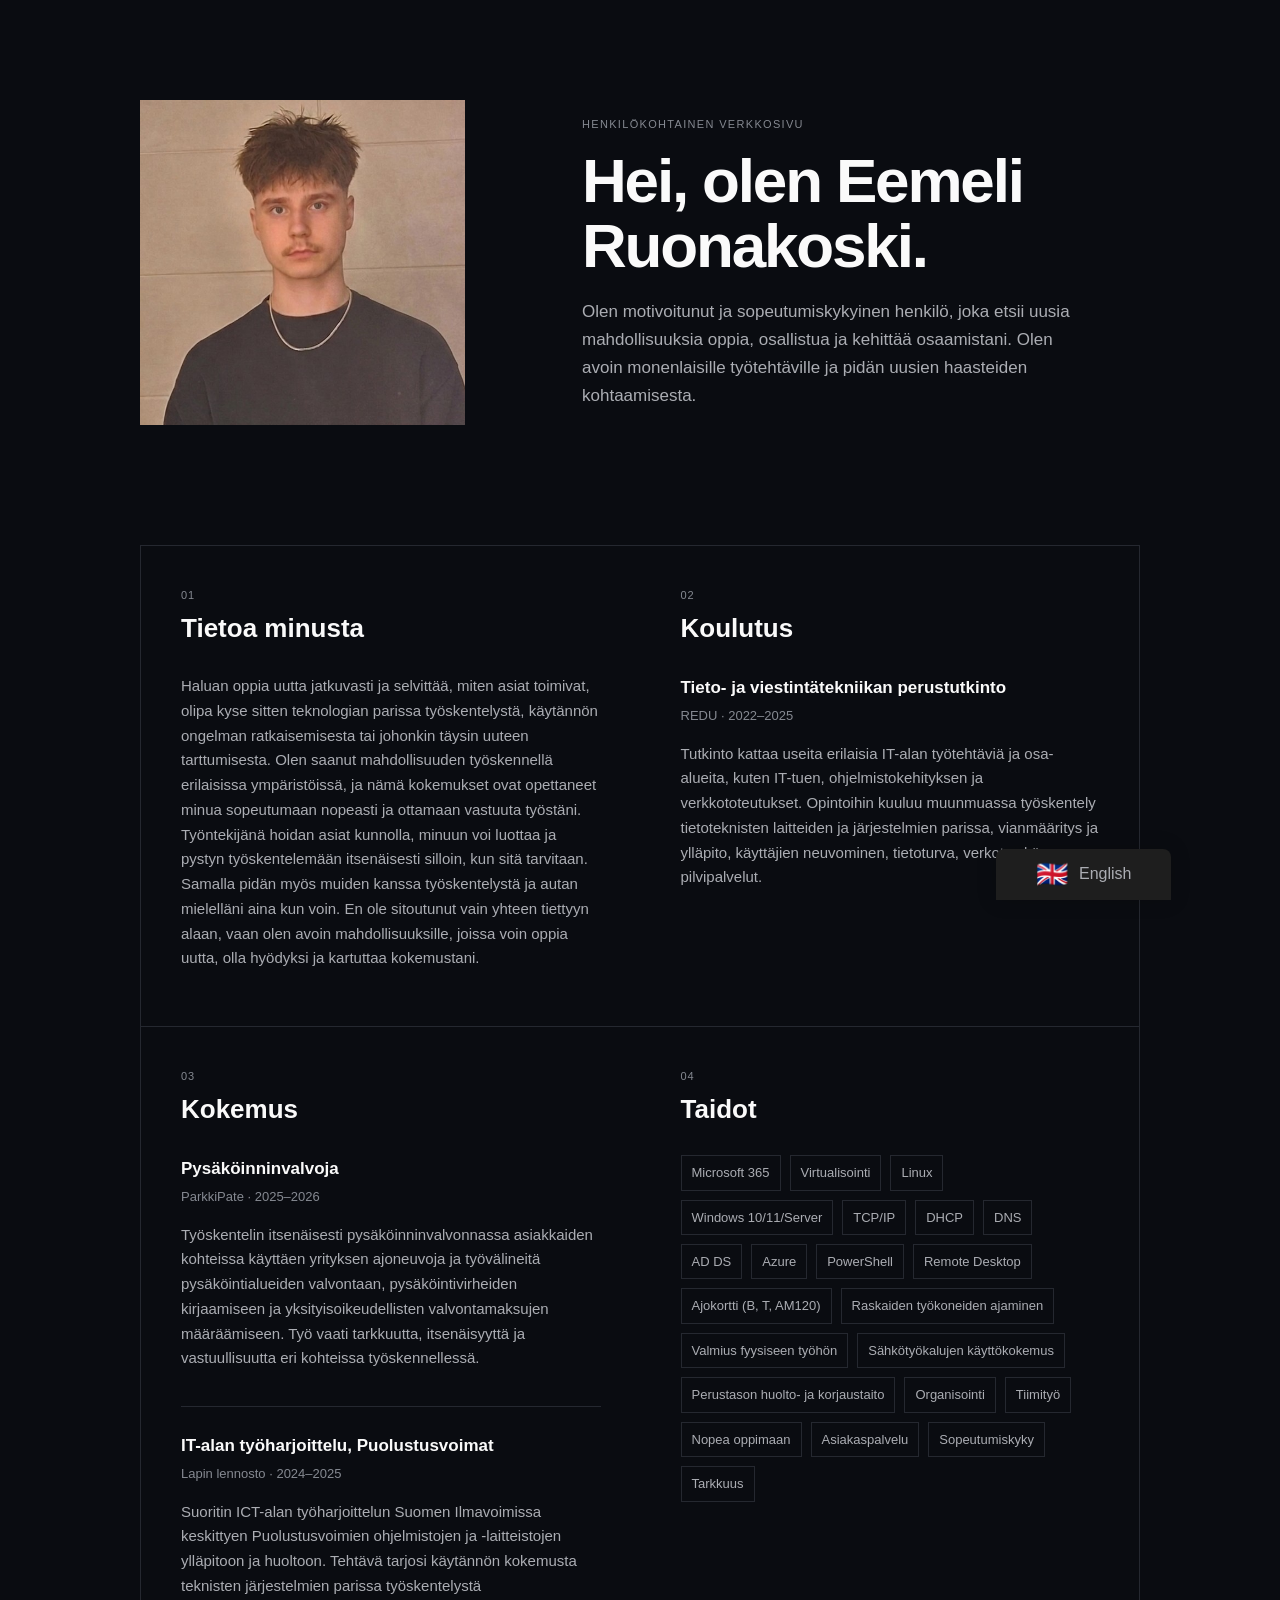
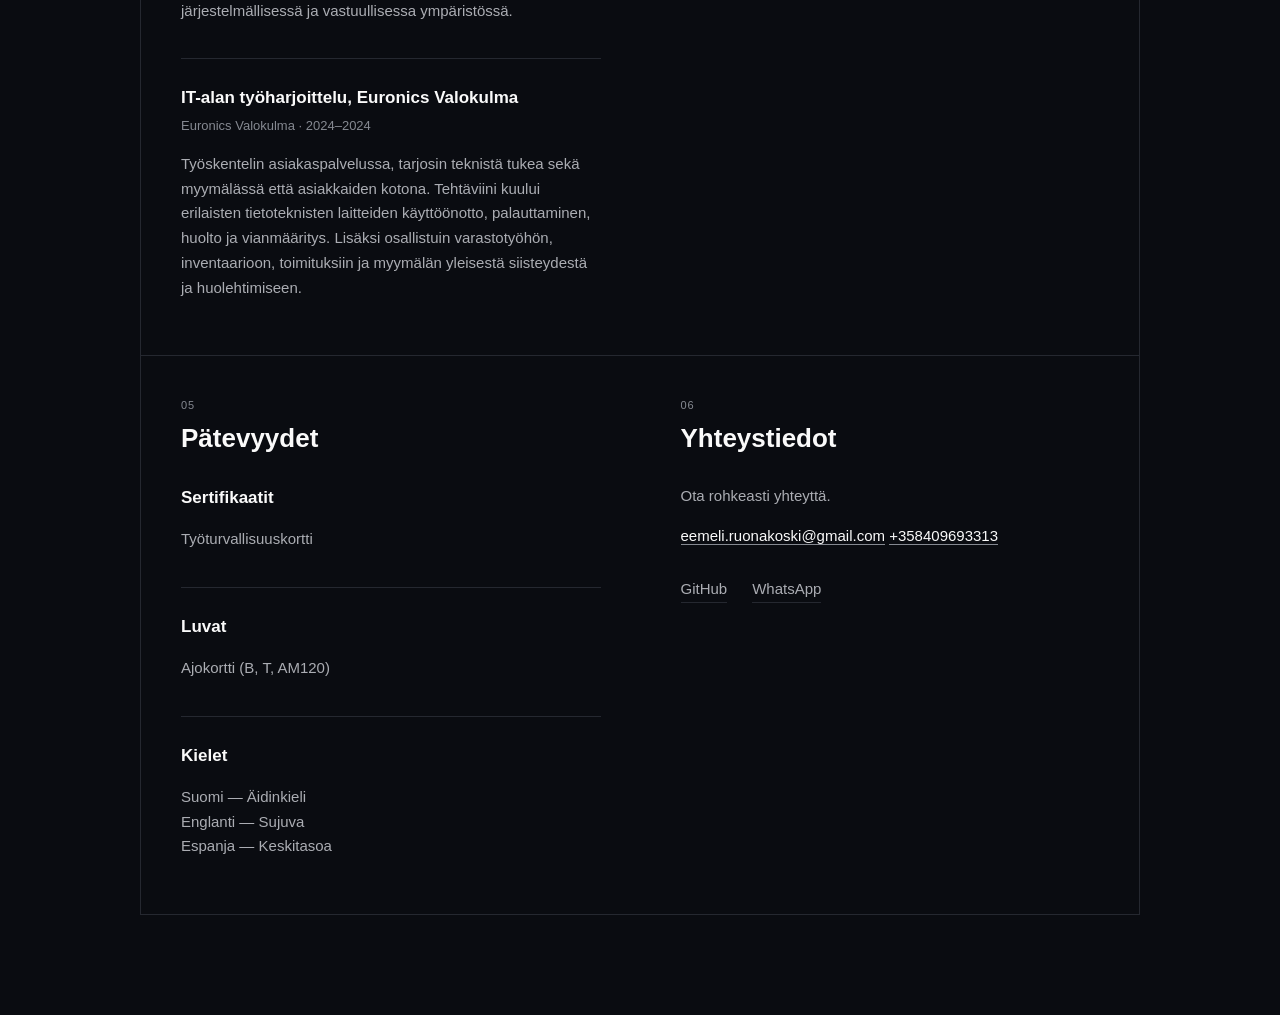
<file: fi/index.html>
<!DOCTYPE html>
<html lang="fi">
<head>
    

    <meta charset="UTF-8">
    <meta name="viewport" content="width=device-width, initial-scale=1.0">

    <!-- Edit -->
    <title>Eemeli Ruonakoski</title>
    <meta property="og:title" content="Eemeli Ruonakoski">

    <!-- Favicon -->
    <link rel="icon" type="image/png" href="../favicon.png">

    <!-- Styles -->
    <link rel="stylesheet" href="../style.css">
</head>


<body>

    

    <main>

        <section class="intro">

            <div class="intro-text">

                <p class="small-label">HENKILÖKOHTAINEN VERKKOSIVU</p>

                <!-- Edit -->
                <h1>Hei, olen Eemeli Ruonakoski.</h1>

                <!-- Edit -->
                <p class="introduction">
                    Olen motivoitunut ja sopeutumiskykyinen henkilö, joka etsii uusia mahdollisuuksia oppia, osallistua ja kehittää osaamistani. Olen avoin monenlaisille työtehtäville ja pidän uusien haasteiden kohtaamisesta.
                </p>

            </div>

            <!-- Profile Photo -->
            <a href="../profile.png">
                <img class="main-photo" src="../profile.png" alt="Kuva minusta">
            </a>

        </section>


        

                <div class="content-grid">

            <!-- Tietoa minusta -->
            <section class="section">
                <p class="section-number">01</p>
                <h2>Tietoa minusta</h2>
                <p>
                    Haluan oppia uutta jatkuvasti ja selvittää, miten asiat toimivat, olipa kyse sitten teknologian parissa työskentelystä, käytännön ongelman ratkaisemisesta tai johonkin täysin uuteen tarttumisesta. Olen saanut mahdollisuuden työskennellä erilaisissa ympäristöissä, ja nämä kokemukset ovat opettaneet minua sopeutumaan nopeasti ja ottamaan vastuuta työstäni.
Työntekijänä hoidan asiat kunnolla, minuun voi luottaa ja pystyn työskentelemään itsenäisesti silloin, kun sitä tarvitaan. Samalla pidän myös muiden kanssa työskentelystä ja autan mielelläni aina kun voin. En ole sitoutunut vain yhteen tiettyyn alaan, vaan olen avoin mahdollisuuksille, joissa voin oppia uutta, olla hyödyksi ja kartuttaa kokemustani.
                </p>
            </section>

            <!-- Koulutus -->
            <section class="section">
                <p class="section-number">02</p>
                <h2>Koulutus</h2>
                <article>
                    <h3>Tieto- ja viestintätekniikan perustutkinto</h3>
                    <p class="date">REDU · 2022–2025</p>
                    <p>Tutkinto kattaa useita erilaisia IT-alan työtehtäviä ja osa-alueita, kuten IT-tuen, ohjelmistokehityksen ja verkkototeutukset. Opintoihin kuuluu muunmuassa työskentely tietoteknisten laitteiden ja järjestelmien parissa, vianmääritys ja ylläpito, käyttäjien neuvominen, tietoturva, verkot sekä pilvipalvelut.</p>
                </article>
                
            </section>

            <!-- Kokemus -->
            <section class="section">
                <p class="section-number">03</p>
                <h2>Kokemus</h2>
                <article>
                    <h3>Pysäköinninvalvoja</h3>
                    <p class="date">ParkkiPate · 2025–2026</p>
                    <p>Työskentelin itsenäisesti pysäköinninvalvonnassa asiakkaiden kohteissa käyttäen yrityksen ajoneuvoja ja työvälineitä pysäköintialueiden valvontaan, pysäköintivirheiden kirjaamiseen ja yksityisoikeudellisten valvontamaksujen määräämiseen. Työ vaati tarkkuutta, itsenäisyyttä ja vastuullisuutta eri kohteissa työskennellessä.</p>
                </article>
                <article>
                    <h3>IT-alan työharjoittelu, Puolustusvoimat</h3>
                    <p class="date">Lapin lennosto · 2024–2025</p>
                    <p>Suoritin ICT-alan työharjoittelun Suomen Ilmavoimissa keskittyen Puolustusvoimien ohjelmistojen ja -laitteistojen ylläpitoon ja huoltoon. Tehtävä tarjosi käytännön kokemusta teknisten järjestelmien parissa työskentelystä järjestelmällisessä ja vastuullisessa ympäristössä.</p>
                </article>
		<article>
                    <h3>IT-alan työharjoittelu, Euronics Valokulma</h3>
                    <p class="date">Euronics Valokulma · 2024–2024</p>
                    <p>Työskentelin asiakaspalvelussa, tarjosin teknistä tukea sekä myymälässä että asiakkaiden kotona. Tehtäviini kuului erilaisten tietoteknisten laitteiden käyttöönotto, palauttaminen, huolto ja vianmääritys. Lisäksi osallistuin varastotyöhön, inventaarioon, toimituksiin ja myymälän yleisestä siisteydestä ja huolehtimiseen.</p>
                </article>
            </section>

            <!-- Taidot -->
            <section class="section">
                <p class="section-number">04</p>
                <h2>Taidot</h2>
                <div class="skills">
                    <span>Microsoft 365</span>
                    <span>Virtualisointi</span>
                    <span>Linux</span>
                    <span>Windows 10/11/Server</span>
                    <span>TCP/IP</span>
                    <span>DHCP</span>
		    <span>DNS</span>
                    <span>AD DS</span>
                    <span>Azure</span>
                    <span>PowerShell</span>
                    <span>Remote Desktop</span>
                    <span>Ajokortti (B, T, AM120)</span>
		    <span>Raskaiden työkoneiden ajaminen</span>
                    <span>Valmius fyysiseen työhön</span>
                    <span>Sähkötyökalujen käyttökokemus</span>
                    <span>Perustason huolto- ja korjaustaito</span>
                    <span>Organisointi</span>
                    <span>Tiimityö</span>
		    <span>Nopea oppimaan</span>
                    <span>Asiakaspalvelu</span>
                    <span>Sopeutumiskyky</span>
                    <span>Tarkkuus</span>
                </div>
            </section>

            <!-- Pätevyydet -->
            <section class="section">
                <p class="section-number">05</p>
                <h2>Pätevyydet</h2>

                <article>
                    <h3>Sertifikaatit</h3>
                    <p>Työturvallisuuskortti</p>
                </article>

                <article>
                    <h3>Luvat</h3>
                    <p>Ajokortti (B, T, AM120)</p>
                </article>

                <article>
                    <h3>Kielet</h3>
                    <p>
                        Suomi — Äidinkieli<br>
                        Englanti — Sujuva<br>
                        Espanja — Keskitasoa<br>
                    </p>
                </article>
            </section>

            <!-- Yhteystiedot -->
            <section class="section">
                <p class="section-number">06</p>
                <h2>Yhteystiedot</h2>
                <p>Ota rohkeasti yhteyttä.</p>
                <a class="contact-link" href="mailto:eemeli.ruonakoski@gmail.com">eemeli.ruonakoski@gmail.com</a>
		<a class="contact-link" href="tel:+358409693313">+358409693313</a>
                <div class="social-links">
                    
                    <a href="https://github.com/eemeliruonakoski/">GitHub</a>
		    <a href="https://wa.me/358409693313">WhatsApp</a>
                </div>
            </section>

        </div>

    </main>


    

    <a class="language-tab" href="../" aria-label="Vaihda englantiin">
        <span class="flag">🇬🇧</span>
        <span>English</span>
    </a>


</body>
</html>
</file>
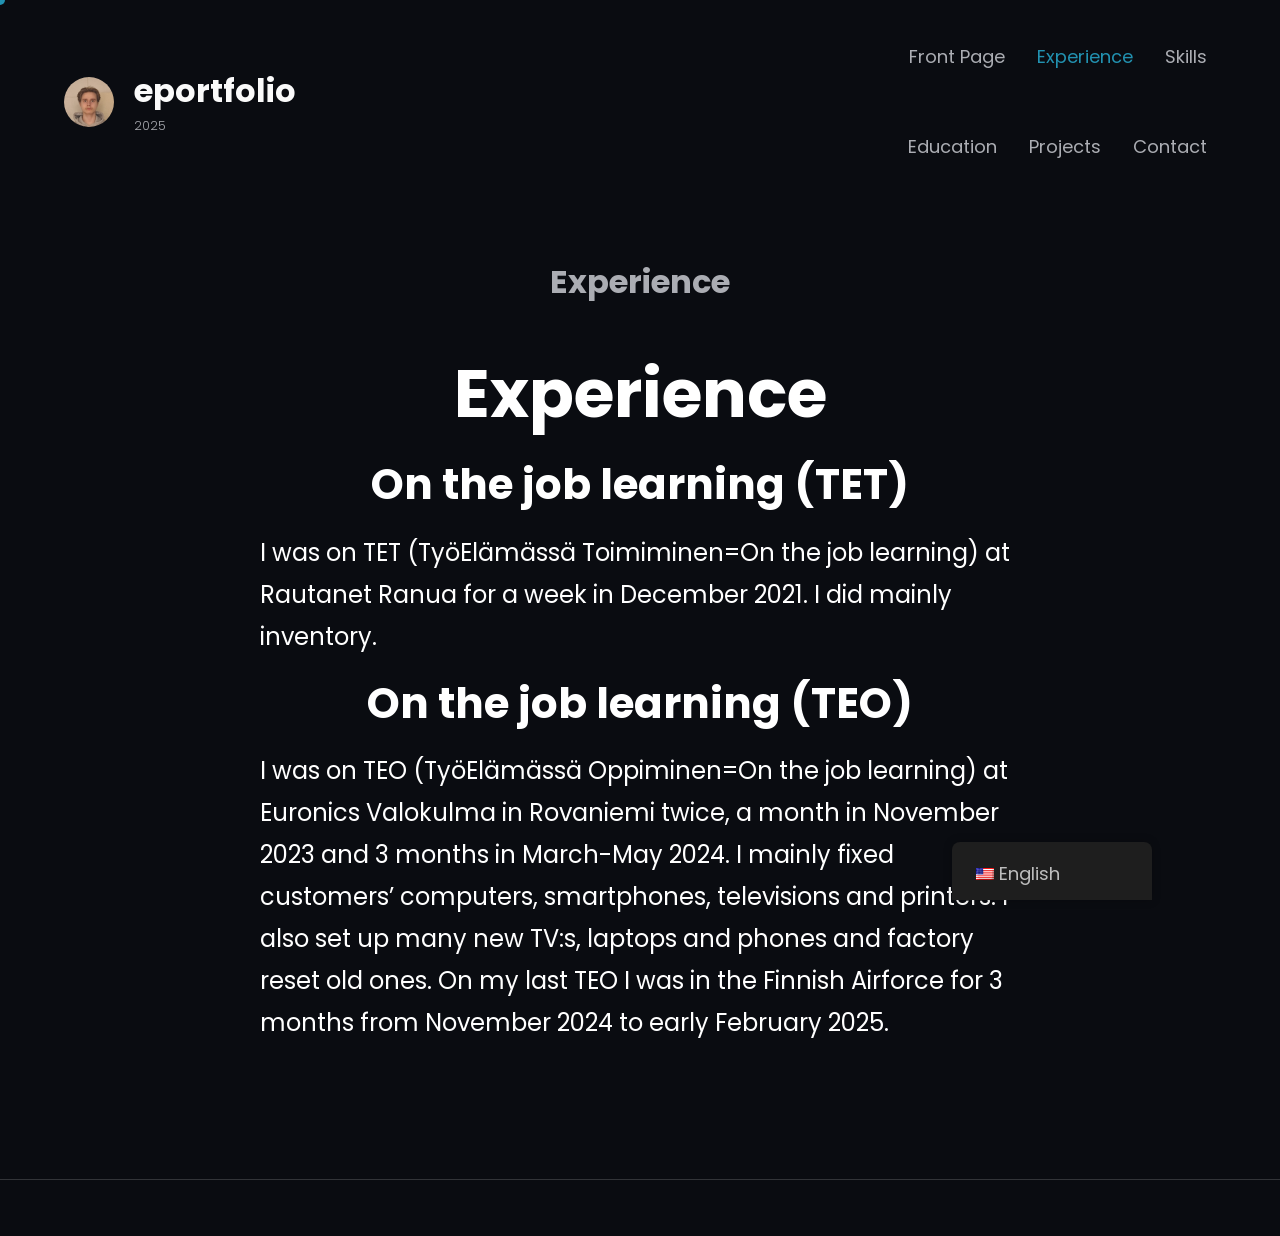
<file: introduction/index.html>
<!DOCTYPE html>
<html lang="en-US">
<head>
	<meta charset="UTF-8">
	<meta name="viewport" content="width=device-width, initial-scale=1">
<meta name="robots" content="max-image-preview:large">
	<style>img:is([sizes="auto" i], [sizes^="auto," i]) { contain-intrinsic-size: 3000px 1500px }</style>
	<title>Experience &#8211; eportfolio</title>
<link rel="alternate" type="application/rss+xml" title="eportfolio &raquo; Feed" href="/feed/">
<link rel="alternate" type="application/rss+xml" title="eportfolio &raquo; Comments Feed" href="/comments/feed/">
<script>
window._wpemojiSettings = {"baseUrl":"https:\/\/s.w.org\/images\/core\/emoji\/15.1.0\/72x72\/","ext":".png","svgUrl":"https:\/\/s.w.org\/images\/core\/emoji\/15.1.0\/svg\/","svgExt":".svg","source":{"concatemoji":"\/wp-includes\/js\/wp-emoji-release.min.js?ver=6.8.1"}};
/*! This file is auto-generated */
!function(i,n){var o,s,e;function c(e){try{var t={supportTests:e,timestamp:(new Date).valueOf()};sessionStorage.setItem(o,JSON.stringify(t))}catch(e){}}function p(e,t,n){e.clearRect(0,0,e.canvas.width,e.canvas.height),e.fillText(t,0,0);var t=new Uint32Array(e.getImageData(0,0,e.canvas.width,e.canvas.height).data),r=(e.clearRect(0,0,e.canvas.width,e.canvas.height),e.fillText(n,0,0),new Uint32Array(e.getImageData(0,0,e.canvas.width,e.canvas.height).data));return t.every(function(e,t){return e===r[t]})}function u(e,t,n){switch(t){case"flag":return n(e,"🏳️‍⚧️","🏳️​⚧️")?!1:!n(e,"🇺🇳","🇺​🇳")&&!n(e,"🏴󠁧󠁢󠁥󠁮󠁧󠁿","🏴​󠁧​󠁢​󠁥​󠁮​󠁧​󠁿");case"emoji":return!n(e,"🐦‍🔥","🐦​🔥")}return!1}function f(e,t,n){var r="undefined"!=typeof WorkerGlobalScope&&self instanceof WorkerGlobalScope?new OffscreenCanvas(300,150):i.createElement("canvas"),a=r.getContext("2d",{willReadFrequently:!0}),o=(a.textBaseline="top",a.font="600 32px Arial",{});return e.forEach(function(e){o[e]=t(a,e,n)}),o}function t(e){var t=i.createElement("script");t.src=e,t.defer=!0,i.head.appendChild(t)}"undefined"!=typeof Promise&&(o="wpEmojiSettingsSupports",s=["flag","emoji"],n.supports={everything:!0,everythingExceptFlag:!0},e=new Promise(function(e){i.addEventListener("DOMContentLoaded",e,{once:!0})}),new Promise(function(t){var n=function(){try{var e=JSON.parse(sessionStorage.getItem(o));if("object"==typeof e&&"number"==typeof e.timestamp&&(new Date).valueOf()<e.timestamp+604800&&"object"==typeof e.supportTests)return e.supportTests}catch(e){}return null}();if(!n){if("undefined"!=typeof Worker&&"undefined"!=typeof OffscreenCanvas&&"undefined"!=typeof URL&&URL.createObjectURL&&"undefined"!=typeof Blob)try{var e="postMessage("+f.toString()+"("+[JSON.stringify(s),u.toString(),p.toString()].join(",")+"));",r=new Blob([e],{type:"text/javascript"}),a=new Worker(URL.createObjectURL(r),{name:"wpTestEmojiSupports"});return void(a.onmessage=function(e){c(n=e.data),a.terminate(),t(n)})}catch(e){}c(n=f(s,u,p))}t(n)}).then(function(e){for(var t in e)n.supports[t]=e[t],n.supports.everything=n.supports.everything&&n.supports[t],"flag"!==t&&(n.supports.everythingExceptFlag=n.supports.everythingExceptFlag&&n.supports[t]);n.supports.everythingExceptFlag=n.supports.everythingExceptFlag&&!n.supports.flag,n.DOMReady=!1,n.readyCallback=function(){n.DOMReady=!0}}).then(function(){return e}).then(function(){var e;n.supports.everything||(n.readyCallback(),(e=n.source||{}).concatemoji?t(e.concatemoji):e.wpemoji&&e.twemoji&&(t(e.twemoji),t(e.wpemoji)))}))}((window,document),window._wpemojiSettings);
</script>
<style id="wp-block-site-logo-inline-css">.wp-block-site-logo{box-sizing:border-box;line-height:0}.wp-block-site-logo a{display:inline-block;line-height:0}.wp-block-site-logo.is-default-size img{height:auto;width:120px}.wp-block-site-logo img{height:auto;max-width:100%}.wp-block-site-logo a,.wp-block-site-logo img{border-radius:inherit}.wp-block-site-logo.aligncenter{margin-left:auto;margin-right:auto;text-align:center}:root :where(.wp-block-site-logo.is-style-rounded){border-radius:9999px}</style>
<style id="wp-block-site-title-inline-css">.wp-block-site-title{box-sizing:border-box}.wp-block-site-title :where(a){color:inherit;font-family:inherit;font-size:inherit;font-style:inherit;font-weight:inherit;letter-spacing:inherit;line-height:inherit;text-decoration:inherit}</style>
<style id="wp-block-site-tagline-inline-css">.wp-block-site-tagline{box-sizing:border-box}</style>
<style id="wp-block-group-inline-css">.wp-block-group{box-sizing:border-box}:where(.wp-block-group.wp-block-group-is-layout-constrained){position:relative}</style>
<style id="wp-block-group-theme-inline-css">:where(.wp-block-group.has-background){padding:1.25em 2.375em}</style>
<style id="wp-block-navigation-link-inline-css">.wp-block-navigation .wp-block-navigation-item__label{overflow-wrap:break-word}.wp-block-navigation .wp-block-navigation-item__description{display:none}.link-ui-tools{border-top:1px solid #f0f0f0;padding:8px}.link-ui-block-inserter{padding-top:8px}.link-ui-block-inserter__back{margin-left:8px;text-transform:uppercase}</style>
<link rel="stylesheet" id="wp-block-navigation-css" href="/wp-includes/blocks/navigation/style.min.css?ver=6.8.1" media="all">
<style id="wp-block-template-part-theme-inline-css">:root :where(.wp-block-template-part.has-background){margin-bottom:0;margin-top:0;padding:1.25em 2.375em}</style>
<style id="wp-block-post-title-inline-css">.wp-block-post-title{box-sizing:border-box;word-break:break-word}.wp-block-post-title :where(a){display:inline-block;font-family:inherit;font-size:inherit;font-style:inherit;font-weight:inherit;letter-spacing:inherit;line-height:inherit;text-decoration:inherit}</style>
<style id="wp-block-post-featured-image-inline-css">.wp-block-post-featured-image{margin-left:0;margin-right:0}.wp-block-post-featured-image a{display:block;height:100%}.wp-block-post-featured-image :where(img){box-sizing:border-box;height:auto;max-width:100%;vertical-align:bottom;width:100%}.wp-block-post-featured-image.alignfull img,.wp-block-post-featured-image.alignwide img{width:100%}.wp-block-post-featured-image .wp-block-post-featured-image__overlay.has-background-dim{background-color:#000;inset:0;position:absolute}.wp-block-post-featured-image{position:relative}.wp-block-post-featured-image .wp-block-post-featured-image__overlay.has-background-gradient{background-color:initial}.wp-block-post-featured-image .wp-block-post-featured-image__overlay.has-background-dim-0{opacity:0}.wp-block-post-featured-image .wp-block-post-featured-image__overlay.has-background-dim-10{opacity:.1}.wp-block-post-featured-image .wp-block-post-featured-image__overlay.has-background-dim-20{opacity:.2}.wp-block-post-featured-image .wp-block-post-featured-image__overlay.has-background-dim-30{opacity:.3}.wp-block-post-featured-image .wp-block-post-featured-image__overlay.has-background-dim-40{opacity:.4}.wp-block-post-featured-image .wp-block-post-featured-image__overlay.has-background-dim-50{opacity:.5}.wp-block-post-featured-image .wp-block-post-featured-image__overlay.has-background-dim-60{opacity:.6}.wp-block-post-featured-image .wp-block-post-featured-image__overlay.has-background-dim-70{opacity:.7}.wp-block-post-featured-image .wp-block-post-featured-image__overlay.has-background-dim-80{opacity:.8}.wp-block-post-featured-image .wp-block-post-featured-image__overlay.has-background-dim-90{opacity:.9}.wp-block-post-featured-image .wp-block-post-featured-image__overlay.has-background-dim-100{opacity:1}.wp-block-post-featured-image:where(.alignleft,.alignright){width:100%}</style>
<style id="wp-block-heading-inline-css">h1.has-background,h2.has-background,h3.has-background,h4.has-background,h5.has-background,h6.has-background{padding:1.25em 2.375em}h1.has-text-align-left[style*=writing-mode]:where([style*=vertical-lr]),h1.has-text-align-right[style*=writing-mode]:where([style*=vertical-rl]),h2.has-text-align-left[style*=writing-mode]:where([style*=vertical-lr]),h2.has-text-align-right[style*=writing-mode]:where([style*=vertical-rl]),h3.has-text-align-left[style*=writing-mode]:where([style*=vertical-lr]),h3.has-text-align-right[style*=writing-mode]:where([style*=vertical-rl]),h4.has-text-align-left[style*=writing-mode]:where([style*=vertical-lr]),h4.has-text-align-right[style*=writing-mode]:where([style*=vertical-rl]),h5.has-text-align-left[style*=writing-mode]:where([style*=vertical-lr]),h5.has-text-align-right[style*=writing-mode]:where([style*=vertical-rl]),h6.has-text-align-left[style*=writing-mode]:where([style*=vertical-lr]),h6.has-text-align-right[style*=writing-mode]:where([style*=vertical-rl]){rotate:180deg}</style>
<style id="wp-block-paragraph-inline-css">.is-small-text{font-size:.875em}.is-regular-text{font-size:1em}.is-large-text{font-size:2.25em}.is-larger-text{font-size:3em}.has-drop-cap:not(:focus):first-letter{float:left;font-size:8.4em;font-style:normal;font-weight:100;line-height:.68;margin:.05em .1em 0 0;text-transform:uppercase}body.rtl .has-drop-cap:not(:focus):first-letter{float:none;margin-left:.1em}p.has-drop-cap.has-background{overflow:hidden}:root :where(p.has-background){padding:1.25em 2.375em}:where(p.has-text-color:not(.has-link-color)) a{color:inherit}p.has-text-align-left[style*="writing-mode:vertical-lr"],p.has-text-align-right[style*="writing-mode:vertical-rl"]{rotate:180deg}</style>
<style id="wp-block-post-content-inline-css">.wp-block-post-content{display:flow-root}</style>
<style id="wp-block-spacer-inline-css">.wp-block-spacer{clear:both}</style>
<style id="wp-block-buttons-inline-css">.wp-block-buttons{box-sizing:border-box}.wp-block-buttons.is-vertical{flex-direction:column}.wp-block-buttons.is-vertical>.wp-block-button:last-child{margin-bottom:0}.wp-block-buttons>.wp-block-button{display:inline-block;margin:0}.wp-block-buttons.is-content-justification-left{justify-content:flex-start}.wp-block-buttons.is-content-justification-left.is-vertical{align-items:flex-start}.wp-block-buttons.is-content-justification-center{justify-content:center}.wp-block-buttons.is-content-justification-center.is-vertical{align-items:center}.wp-block-buttons.is-content-justification-right{justify-content:flex-end}.wp-block-buttons.is-content-justification-right.is-vertical{align-items:flex-end}.wp-block-buttons.is-content-justification-space-between{justify-content:space-between}.wp-block-buttons.aligncenter{text-align:center}.wp-block-buttons:not(.is-content-justification-space-between,.is-content-justification-right,.is-content-justification-left,.is-content-justification-center) .wp-block-button.aligncenter{margin-left:auto;margin-right:auto;width:100%}.wp-block-buttons[style*=text-decoration] .wp-block-button,.wp-block-buttons[style*=text-decoration] .wp-block-button__link{text-decoration:inherit}.wp-block-buttons.has-custom-font-size .wp-block-button__link{font-size:inherit}.wp-block-button.aligncenter{text-align:center}</style>
<style id="wp-block-button-inline-css">.wp-block-button__link{align-content:center;box-sizing:border-box;cursor:pointer;display:inline-block;height:100%;text-align:center;width:100%;word-break:break-word}.wp-block-button__link.aligncenter{text-align:center}.wp-block-button__link.alignright{text-align:right}:where(.wp-block-button__link){border-radius:9999px;box-shadow:none;padding:calc(.667em + 2px) calc(1.333em + 2px);text-decoration:none}.wp-block-button[style*=text-decoration] .wp-block-button__link{text-decoration:inherit}.wp-block-buttons>.wp-block-button.has-custom-width{max-width:none}.wp-block-buttons>.wp-block-button.has-custom-width .wp-block-button__link{width:100%}.wp-block-buttons>.wp-block-button.has-custom-font-size .wp-block-button__link{font-size:inherit}.wp-block-buttons>.wp-block-button.wp-block-button__width-25{width:calc(25% - var(--wp--style--block-gap, .5em)*.75)}.wp-block-buttons>.wp-block-button.wp-block-button__width-50{width:calc(50% - var(--wp--style--block-gap, .5em)*.5)}.wp-block-buttons>.wp-block-button.wp-block-button__width-75{width:calc(75% - var(--wp--style--block-gap, .5em)*.25)}.wp-block-buttons>.wp-block-button.wp-block-button__width-100{flex-basis:100%;width:100%}.wp-block-buttons.is-vertical>.wp-block-button.wp-block-button__width-25{width:25%}.wp-block-buttons.is-vertical>.wp-block-button.wp-block-button__width-50{width:50%}.wp-block-buttons.is-vertical>.wp-block-button.wp-block-button__width-75{width:75%}.wp-block-button.is-style-squared,.wp-block-button__link.wp-block-button.is-style-squared{border-radius:0}.wp-block-button.no-border-radius,.wp-block-button__link.no-border-radius{border-radius:0!important}:root :where(.wp-block-button .wp-block-button__link.is-style-outline),:root :where(.wp-block-button.is-style-outline>.wp-block-button__link){border:2px solid;padding:.667em 1.333em}:root :where(.wp-block-button .wp-block-button__link.is-style-outline:not(.has-text-color)),:root :where(.wp-block-button.is-style-outline>.wp-block-button__link:not(.has-text-color)){color:currentColor}:root :where(.wp-block-button .wp-block-button__link.is-style-outline:not(.has-background)),:root :where(.wp-block-button.is-style-outline>.wp-block-button__link:not(.has-background)){background-color:initial;background-image:none}</style>
<style id="wp-block-library-inline-css">:root{--wp-admin-theme-color:#007cba;--wp-admin-theme-color--rgb:0,124,186;--wp-admin-theme-color-darker-10:#006ba1;--wp-admin-theme-color-darker-10--rgb:0,107,161;--wp-admin-theme-color-darker-20:#005a87;--wp-admin-theme-color-darker-20--rgb:0,90,135;--wp-admin-border-width-focus:2px;--wp-block-synced-color:#7a00df;--wp-block-synced-color--rgb:122,0,223;--wp-bound-block-color:var(--wp-block-synced-color)}@media (min-resolution:192dpi){:root{--wp-admin-border-width-focus:1.5px}}.wp-element-button{cursor:pointer}:root{--wp--preset--font-size--normal:16px;--wp--preset--font-size--huge:42px}:root .has-very-light-gray-background-color{background-color:#eee}:root .has-very-dark-gray-background-color{background-color:#313131}:root .has-very-light-gray-color{color:#eee}:root .has-very-dark-gray-color{color:#313131}:root .has-vivid-green-cyan-to-vivid-cyan-blue-gradient-background{background:linear-gradient(135deg,#00d084,#0693e3)}:root .has-purple-crush-gradient-background{background:linear-gradient(135deg,#34e2e4,#4721fb 50%,#ab1dfe)}:root .has-hazy-dawn-gradient-background{background:linear-gradient(135deg,#faaca8,#dad0ec)}:root .has-subdued-olive-gradient-background{background:linear-gradient(135deg,#fafae1,#67a671)}:root .has-atomic-cream-gradient-background{background:linear-gradient(135deg,#fdd79a,#004a59)}:root .has-nightshade-gradient-background{background:linear-gradient(135deg,#330968,#31cdcf)}:root .has-midnight-gradient-background{background:linear-gradient(135deg,#020381,#2874fc)}.has-regular-font-size{font-size:1em}.has-larger-font-size{font-size:2.625em}.has-normal-font-size{font-size:var(--wp--preset--font-size--normal)}.has-huge-font-size{font-size:var(--wp--preset--font-size--huge)}.has-text-align-center{text-align:center}.has-text-align-left{text-align:left}.has-text-align-right{text-align:right}#end-resizable-editor-section{display:none}.aligncenter{clear:both}.items-justified-left{justify-content:flex-start}.items-justified-center{justify-content:center}.items-justified-right{justify-content:flex-end}.items-justified-space-between{justify-content:space-between}.screen-reader-text{border:0;clip-path:inset(50%);height:1px;margin:-1px;overflow:hidden;padding:0;position:absolute;width:1px;word-wrap:normal!important}.screen-reader-text:focus{background-color:#ddd;clip-path:none;color:#444;display:block;font-size:1em;height:auto;left:5px;line-height:normal;padding:15px 23px 14px;text-decoration:none;top:5px;width:auto;z-index:100000}html :where(.has-border-color){border-style:solid}html :where([style*=border-top-color]){border-top-style:solid}html :where([style*=border-right-color]){border-right-style:solid}html :where([style*=border-bottom-color]){border-bottom-style:solid}html :where([style*=border-left-color]){border-left-style:solid}html :where([style*=border-width]){border-style:solid}html :where([style*=border-top-width]){border-top-style:solid}html :where([style*=border-right-width]){border-right-style:solid}html :where([style*=border-bottom-width]){border-bottom-style:solid}html :where([style*=border-left-width]){border-left-style:solid}html :where(img[class*=wp-image-]){height:auto;max-width:100%}:where(figure){margin:0 0 1em}html :where(.is-position-sticky){--wp-admin--admin-bar--position-offset:var(--wp-admin--admin-bar--height,0px)}@media screen and (max-width:600px){html :where(.is-position-sticky){--wp-admin--admin-bar--position-offset:0px}}</style>
<style id="global-styles-inline-css">:root{--wp--preset--aspect-ratio--square: 1;--wp--preset--aspect-ratio--4-3: 4/3;--wp--preset--aspect-ratio--3-4: 3/4;--wp--preset--aspect-ratio--3-2: 3/2;--wp--preset--aspect-ratio--2-3: 2/3;--wp--preset--aspect-ratio--16-9: 16/9;--wp--preset--aspect-ratio--9-16: 9/16;--wp--preset--color--black: #000000;--wp--preset--color--cyan-bluish-gray: #abb8c3;--wp--preset--color--white: #ffffff;--wp--preset--color--pale-pink: #f78da7;--wp--preset--color--vivid-red: #cf2e2e;--wp--preset--color--luminous-vivid-orange: #ff6900;--wp--preset--color--luminous-vivid-amber: #fcb900;--wp--preset--color--light-green-cyan: #7bdcb5;--wp--preset--color--vivid-green-cyan: #00d084;--wp--preset--color--pale-cyan-blue: #8ed1fc;--wp--preset--color--vivid-cyan-blue: #0693e3;--wp--preset--color--vivid-purple: #9b51e0;--wp--preset--color--background: #0A0C11;--wp--preset--color--foreground: #ffffff;--wp--preset--color--primary: #2292b1;--wp--preset--color--secondary: #222222;--wp--preset--color--tertiary: #0a0a0a;--wp--preset--color--text-link: #fafafa;--wp--preset--color--body-text: #abadb3;--wp--preset--color--meta: #666666;--wp--preset--color--border-color: #323438;--wp--preset--color--color-light: #fbfbfb;--wp--preset--color--color-dark: #000000;--wp--preset--color--footer-text: #999999;--wp--preset--color--footer-border-dark: #313131;--wp--preset--color--gray: #cccccc;--wp--preset--color--patrick-blue: #1b3385;--wp--preset--color--blue-green: #25c5c9;--wp--preset--gradient--vivid-cyan-blue-to-vivid-purple: linear-gradient(135deg,rgba(6,147,227,1) 0%,rgb(155,81,224) 100%);--wp--preset--gradient--light-green-cyan-to-vivid-green-cyan: linear-gradient(135deg,rgb(122,220,180) 0%,rgb(0,208,130) 100%);--wp--preset--gradient--luminous-vivid-amber-to-luminous-vivid-orange: linear-gradient(135deg,rgba(252,185,0,1) 0%,rgba(255,105,0,1) 100%);--wp--preset--gradient--luminous-vivid-orange-to-vivid-red: linear-gradient(135deg,rgba(255,105,0,1) 0%,rgb(207,46,46) 100%);--wp--preset--gradient--very-light-gray-to-cyan-bluish-gray: linear-gradient(135deg,rgb(238,238,238) 0%,rgb(169,184,195) 100%);--wp--preset--gradient--cool-to-warm-spectrum: linear-gradient(135deg,rgb(74,234,220) 0%,rgb(151,120,209) 20%,rgb(207,42,186) 40%,rgb(238,44,130) 60%,rgb(251,105,98) 80%,rgb(254,248,76) 100%);--wp--preset--gradient--blush-light-purple: linear-gradient(135deg,rgb(255,206,236) 0%,rgb(152,150,240) 100%);--wp--preset--gradient--blush-bordeaux: linear-gradient(135deg,rgb(254,205,165) 0%,rgb(254,45,45) 50%,rgb(107,0,62) 100%);--wp--preset--gradient--luminous-dusk: linear-gradient(135deg,rgb(255,203,112) 0%,rgb(199,81,192) 50%,rgb(65,88,208) 100%);--wp--preset--gradient--pale-ocean: linear-gradient(135deg,rgb(255,245,203) 0%,rgb(182,227,212) 50%,rgb(51,167,181) 100%);--wp--preset--gradient--electric-grass: linear-gradient(135deg,rgb(202,248,128) 0%,rgb(113,206,126) 100%);--wp--preset--gradient--midnight: linear-gradient(135deg,rgb(2,3,129) 0%,rgb(40,116,252) 100%);--wp--preset--gradient--horizontal-patrick-blue-to-blue-green: linear-gradient(to right,var(--wp--preset--color--patrick-blue) 0%,var(--wp--preset--color--blue-green) 100%);--wp--preset--font-size--small: 15px;--wp--preset--font-size--medium: 16px;--wp--preset--font-size--large: clamp(24px,4.2vw,32px);--wp--preset--font-size--x-large: 42px;--wp--preset--font-size--tiny: 13px;--wp--preset--font-size--extra-small: 14px;--wp--preset--font-size--upper-heading: 18px;--wp--preset--font-size--normal: clamp(18px,1.6vw,20px);--wp--preset--font-size--content-heading: clamp(22px,3vw,24px);--wp--preset--font-size--extra-large: clamp(28px,6vw,36px);--wp--preset--font-size--product-heading: clamp(32px,4.8vw,42px);--wp--preset--font-size--huge: clamp(42px,5.2vw,80px);--wp--preset--font-size--colossal: clamp(46px,5.2vw,110px);--wp--preset--font-family--poppins: "Poppins", serif;--wp--preset--spacing--20: 0.44rem;--wp--preset--spacing--30: 0.67rem;--wp--preset--spacing--40: 1rem;--wp--preset--spacing--50: 1.5rem;--wp--preset--spacing--60: 2.25rem;--wp--preset--spacing--70: 3.38rem;--wp--preset--spacing--80: 5.06rem;--wp--preset--shadow--natural: 6px 6px 9px rgba(0, 0, 0, 0.2);--wp--preset--shadow--deep: 12px 12px 50px rgba(0, 0, 0, 0.4);--wp--preset--shadow--sharp: 6px 6px 0px rgba(0, 0, 0, 0.2);--wp--preset--shadow--outlined: 6px 6px 0px -3px rgba(255, 255, 255, 1), 6px 6px rgba(0, 0, 0, 1);--wp--preset--shadow--crisp: 6px 6px 0px rgba(0, 0, 0, 1);--wp--custom--spacing--tiny: clamp(21px, 2vw, 28px);--wp--custom--spacing--extra-small: clamp(28px, 3.5vw, 35px);--wp--custom--spacing--wp-comment-horizontal: clamp(30px, 3.7vw, 70px);--wp--custom--spacing--wp-comment-vertical: clamp(30px, 3.5vw, 49px);--wp--custom--spacing--wp-block-sidebar: clamp(7px,3.5vw,60px);--wp--custom--spacing--wp-block-sidebar-widget: clamp(35px, 3.5vw, 49px);--wp--custom--spacing--wp-block-page-numbers: clamp(49px, 3.3vw, 63px);--wp--custom--spacing--wp-footer-vertical: clamp(30px, 4vw, 70px);--wp--custom--spacing--normal: clamp(30px, 3.5vw, 40px);--wp--custom--spacing--small: max(1.75rem, 5vw);--wp--custom--spacing--medium: clamp(2rem, 8vw, calc(4 * var(--wp--style--block-gap)));--wp--custom--spacing--large: clamp(3.5rem, 10vw, 5.0625rem);--wp--custom--spacing--outer: var(--wp--custom--spacing--small, 1.25rem);--wp--custom--spacing--section-block-top: clamp(42px, 7.5vw, 140px);--wp--custom--spacing--section-block-bottom: clamp(12px, 5.5vw, 70px);--wp--custom--spacing--section-pricing-content: clamp(21px, 5.5vw, 42px);--wp--custom--spacing--main-block-gap: clamp(42px, 4.5vw, 70px);--wp--custom--spacing--testimonial-inner-gap: clamp(35px, 3.5vw, 42px);--wp--custom--spacing--group-heading-bottom-gap: clamp(35px, 3.5vw, 56px);--wp--custom--typography--font-size--heading-one: clamp(36px,3.5vw,58px);--wp--custom--typography--font-size--heading-two: clamp(32px,2.6vw,49px);--wp--custom--typography--font-size--heading-three: clamp(28px,1.9vw,36px);--wp--custom--typography--font-size--heading-four: clamp(24px,2vw,28px);--wp--custom--typography--font-size--heading-five: clamp(22px,1.3vw,24px);--wp--custom--typography--font-size--heading-six: 18px;--wp--custom--typography--font-size--huge-post-title: clamp(38px,4vw,70px);--wp--custom--typography--line-height--heading-one: 1.38;--wp--custom--typography--line-height--heading-two: 1.43;--wp--custom--typography--line-height--heading-three: 1.31;--wp--custom--typography--line-height--heading-four: 1.5;--wp--custom--typography--line-height--heading-five: 1.458333333333333;--wp--custom--typography--line-height--heading-six: 1.56;--wp--custom--typography--line-height--paragraph: 1.75;--wp--custom--typography--line-height--post-title: 1.38;--wp--custom--typography--line-height--extra-small: 21px;--wp--custom--typography--line-height--small: 28px;--wp--custom--typography--line-height--normal: normal;--wp--custom--typography--font-weight--light: 300;--wp--custom--typography--font-weight--regular: 400;--wp--custom--typography--font-weight--medium: 500;--wp--custom--typography--font-weight--bold: 700;--wp--custom--typography--font-weight--black: 900;}:root { --wp--style--global--content-size: 760px;--wp--style--global--wide-size: 1400px; }:where(body) { margin: 0; }.wp-site-blocks > .alignleft { float: left; margin-right: 2em; }.wp-site-blocks > .alignright { float: right; margin-left: 2em; }.wp-site-blocks > .aligncenter { justify-content: center; margin-left: auto; margin-right: auto; }:where(.wp-site-blocks) > * { margin-block-start: var(--wp--preset--spacing--40); margin-block-end: 0; }:where(.wp-site-blocks) > :first-child { margin-block-start: 0; }:where(.wp-site-blocks) > :last-child { margin-block-end: 0; }:root { --wp--style--block-gap: var(--wp--preset--spacing--40); }:root :where(.is-layout-flow) > :first-child{margin-block-start: 0;}:root :where(.is-layout-flow) > :last-child{margin-block-end: 0;}:root :where(.is-layout-flow) > *{margin-block-start: var(--wp--preset--spacing--40);margin-block-end: 0;}:root :where(.is-layout-constrained) > :first-child{margin-block-start: 0;}:root :where(.is-layout-constrained) > :last-child{margin-block-end: 0;}:root :where(.is-layout-constrained) > *{margin-block-start: var(--wp--preset--spacing--40);margin-block-end: 0;}:root :where(.is-layout-flex){gap: var(--wp--preset--spacing--40);}:root :where(.is-layout-grid){gap: var(--wp--preset--spacing--40);}.is-layout-flow > .alignleft{float: left;margin-inline-start: 0;margin-inline-end: 2em;}.is-layout-flow > .alignright{float: right;margin-inline-start: 2em;margin-inline-end: 0;}.is-layout-flow > .aligncenter{margin-left: auto !important;margin-right: auto !important;}.is-layout-constrained > .alignleft{float: left;margin-inline-start: 0;margin-inline-end: 2em;}.is-layout-constrained > .alignright{float: right;margin-inline-start: 2em;margin-inline-end: 0;}.is-layout-constrained > .aligncenter{margin-left: auto !important;margin-right: auto !important;}.is-layout-constrained > :where(:not(.alignleft):not(.alignright):not(.alignfull)){max-width: var(--wp--style--global--content-size);margin-left: auto !important;margin-right: auto !important;}.is-layout-constrained > .alignwide{max-width: var(--wp--style--global--wide-size);}body .is-layout-flex{display: flex;}.is-layout-flex{flex-wrap: wrap;align-items: center;}.is-layout-flex > :is(*, div){margin: 0;}body .is-layout-grid{display: grid;}.is-layout-grid > :is(*, div){margin: 0;}body{background-color: var(--wp--preset--color--background);color: var(--wp--preset--color--body-text);font-family: var(--wp--preset--font-family--poppins);font-size: var(--wp--preset--font-size--normal);font-weight: 400;line-height: var(--wp--custom--typography--line-height--paragraph);padding-top: 0px;padding-right: 0px;padding-bottom: 0px;padding-left: 0px;}a:where(:not(.wp-element-button)){color: var(--wp--preset--color--text-link);text-decoration: underline;}h1{font-size: var(--wp--custom--typography--font-size--heading-one);line-height: var(--wp--custom--typography--line-height--heading-one);}h2{font-size: var(--wp--custom--typography--font-size--heading-two);line-height: var(--wp--custom--typography--line-height--heading-two);}h3{font-size: var(--wp--custom--typography--font-size--heading-three);line-height: var(--wp--custom--typography--line-height--heading-three);}h4{font-size: var(--wp--custom--typography--font-size--heading-four);line-height: var(--wp--custom--typography--line-height--heading-four);}h5{font-size: var(--wp--custom--typography--font-size--heading-five);line-height: var(--wp--custom--typography--line-height--heading-five);}h6{font-size: var(--wp--custom--typography--font-size--heading-six);line-height: var(--wp--custom--typography--line-height--heading-six);}:root :where(.wp-element-button, .wp-block-button__link){background-color: #32373c;border-width: 0;color: #fff;font-family: inherit;font-size: inherit;line-height: inherit;padding: calc(0.667em + 2px) calc(1.333em + 2px);text-decoration: none;}.has-black-color{color: var(--wp--preset--color--black) !important;}.has-cyan-bluish-gray-color{color: var(--wp--preset--color--cyan-bluish-gray) !important;}.has-white-color{color: var(--wp--preset--color--white) !important;}.has-pale-pink-color{color: var(--wp--preset--color--pale-pink) !important;}.has-vivid-red-color{color: var(--wp--preset--color--vivid-red) !important;}.has-luminous-vivid-orange-color{color: var(--wp--preset--color--luminous-vivid-orange) !important;}.has-luminous-vivid-amber-color{color: var(--wp--preset--color--luminous-vivid-amber) !important;}.has-light-green-cyan-color{color: var(--wp--preset--color--light-green-cyan) !important;}.has-vivid-green-cyan-color{color: var(--wp--preset--color--vivid-green-cyan) !important;}.has-pale-cyan-blue-color{color: var(--wp--preset--color--pale-cyan-blue) !important;}.has-vivid-cyan-blue-color{color: var(--wp--preset--color--vivid-cyan-blue) !important;}.has-vivid-purple-color{color: var(--wp--preset--color--vivid-purple) !important;}.has-background-color{color: var(--wp--preset--color--background) !important;}.has-foreground-color{color: var(--wp--preset--color--foreground) !important;}.has-primary-color{color: var(--wp--preset--color--primary) !important;}.has-secondary-color{color: var(--wp--preset--color--secondary) !important;}.has-tertiary-color{color: var(--wp--preset--color--tertiary) !important;}.has-text-link-color{color: var(--wp--preset--color--text-link) !important;}.has-body-text-color{color: var(--wp--preset--color--body-text) !important;}.has-meta-color{color: var(--wp--preset--color--meta) !important;}.has-border-color-color{color: var(--wp--preset--color--border-color) !important;}.has-color-light-color{color: var(--wp--preset--color--color-light) !important;}.has-color-dark-color{color: var(--wp--preset--color--color-dark) !important;}.has-footer-text-color{color: var(--wp--preset--color--footer-text) !important;}.has-footer-border-dark-color{color: var(--wp--preset--color--footer-border-dark) !important;}.has-gray-color{color: var(--wp--preset--color--gray) !important;}.has-patrick-blue-color{color: var(--wp--preset--color--patrick-blue) !important;}.has-blue-green-color{color: var(--wp--preset--color--blue-green) !important;}.has-black-background-color{background-color: var(--wp--preset--color--black) !important;}.has-cyan-bluish-gray-background-color{background-color: var(--wp--preset--color--cyan-bluish-gray) !important;}.has-white-background-color{background-color: var(--wp--preset--color--white) !important;}.has-pale-pink-background-color{background-color: var(--wp--preset--color--pale-pink) !important;}.has-vivid-red-background-color{background-color: var(--wp--preset--color--vivid-red) !important;}.has-luminous-vivid-orange-background-color{background-color: var(--wp--preset--color--luminous-vivid-orange) !important;}.has-luminous-vivid-amber-background-color{background-color: var(--wp--preset--color--luminous-vivid-amber) !important;}.has-light-green-cyan-background-color{background-color: var(--wp--preset--color--light-green-cyan) !important;}.has-vivid-green-cyan-background-color{background-color: var(--wp--preset--color--vivid-green-cyan) !important;}.has-pale-cyan-blue-background-color{background-color: var(--wp--preset--color--pale-cyan-blue) !important;}.has-vivid-cyan-blue-background-color{background-color: var(--wp--preset--color--vivid-cyan-blue) !important;}.has-vivid-purple-background-color{background-color: var(--wp--preset--color--vivid-purple) !important;}.has-background-background-color{background-color: var(--wp--preset--color--background) !important;}.has-foreground-background-color{background-color: var(--wp--preset--color--foreground) !important;}.has-primary-background-color{background-color: var(--wp--preset--color--primary) !important;}.has-secondary-background-color{background-color: var(--wp--preset--color--secondary) !important;}.has-tertiary-background-color{background-color: var(--wp--preset--color--tertiary) !important;}.has-text-link-background-color{background-color: var(--wp--preset--color--text-link) !important;}.has-body-text-background-color{background-color: var(--wp--preset--color--body-text) !important;}.has-meta-background-color{background-color: var(--wp--preset--color--meta) !important;}.has-border-color-background-color{background-color: var(--wp--preset--color--border-color) !important;}.has-color-light-background-color{background-color: var(--wp--preset--color--color-light) !important;}.has-color-dark-background-color{background-color: var(--wp--preset--color--color-dark) !important;}.has-footer-text-background-color{background-color: var(--wp--preset--color--footer-text) !important;}.has-footer-border-dark-background-color{background-color: var(--wp--preset--color--footer-border-dark) !important;}.has-gray-background-color{background-color: var(--wp--preset--color--gray) !important;}.has-patrick-blue-background-color{background-color: var(--wp--preset--color--patrick-blue) !important;}.has-blue-green-background-color{background-color: var(--wp--preset--color--blue-green) !important;}.has-black-border-color{border-color: var(--wp--preset--color--black) !important;}.has-cyan-bluish-gray-border-color{border-color: var(--wp--preset--color--cyan-bluish-gray) !important;}.has-white-border-color{border-color: var(--wp--preset--color--white) !important;}.has-pale-pink-border-color{border-color: var(--wp--preset--color--pale-pink) !important;}.has-vivid-red-border-color{border-color: var(--wp--preset--color--vivid-red) !important;}.has-luminous-vivid-orange-border-color{border-color: var(--wp--preset--color--luminous-vivid-orange) !important;}.has-luminous-vivid-amber-border-color{border-color: var(--wp--preset--color--luminous-vivid-amber) !important;}.has-light-green-cyan-border-color{border-color: var(--wp--preset--color--light-green-cyan) !important;}.has-vivid-green-cyan-border-color{border-color: var(--wp--preset--color--vivid-green-cyan) !important;}.has-pale-cyan-blue-border-color{border-color: var(--wp--preset--color--pale-cyan-blue) !important;}.has-vivid-cyan-blue-border-color{border-color: var(--wp--preset--color--vivid-cyan-blue) !important;}.has-vivid-purple-border-color{border-color: var(--wp--preset--color--vivid-purple) !important;}.has-background-border-color{border-color: var(--wp--preset--color--background) !important;}.has-foreground-border-color{border-color: var(--wp--preset--color--foreground) !important;}.has-primary-border-color{border-color: var(--wp--preset--color--primary) !important;}.has-secondary-border-color{border-color: var(--wp--preset--color--secondary) !important;}.has-tertiary-border-color{border-color: var(--wp--preset--color--tertiary) !important;}.has-text-link-border-color{border-color: var(--wp--preset--color--text-link) !important;}.has-body-text-border-color{border-color: var(--wp--preset--color--body-text) !important;}.has-meta-border-color{border-color: var(--wp--preset--color--meta) !important;}.has-border-color-border-color{border-color: var(--wp--preset--color--border-color) !important;}.has-color-light-border-color{border-color: var(--wp--preset--color--color-light) !important;}.has-color-dark-border-color{border-color: var(--wp--preset--color--color-dark) !important;}.has-footer-text-border-color{border-color: var(--wp--preset--color--footer-text) !important;}.has-footer-border-dark-border-color{border-color: var(--wp--preset--color--footer-border-dark) !important;}.has-gray-border-color{border-color: var(--wp--preset--color--gray) !important;}.has-patrick-blue-border-color{border-color: var(--wp--preset--color--patrick-blue) !important;}.has-blue-green-border-color{border-color: var(--wp--preset--color--blue-green) !important;}.has-vivid-cyan-blue-to-vivid-purple-gradient-background{background: var(--wp--preset--gradient--vivid-cyan-blue-to-vivid-purple) !important;}.has-light-green-cyan-to-vivid-green-cyan-gradient-background{background: var(--wp--preset--gradient--light-green-cyan-to-vivid-green-cyan) !important;}.has-luminous-vivid-amber-to-luminous-vivid-orange-gradient-background{background: var(--wp--preset--gradient--luminous-vivid-amber-to-luminous-vivid-orange) !important;}.has-luminous-vivid-orange-to-vivid-red-gradient-background{background: var(--wp--preset--gradient--luminous-vivid-orange-to-vivid-red) !important;}.has-very-light-gray-to-cyan-bluish-gray-gradient-background{background: var(--wp--preset--gradient--very-light-gray-to-cyan-bluish-gray) !important;}.has-cool-to-warm-spectrum-gradient-background{background: var(--wp--preset--gradient--cool-to-warm-spectrum) !important;}.has-blush-light-purple-gradient-background{background: var(--wp--preset--gradient--blush-light-purple) !important;}.has-blush-bordeaux-gradient-background{background: var(--wp--preset--gradient--blush-bordeaux) !important;}.has-luminous-dusk-gradient-background{background: var(--wp--preset--gradient--luminous-dusk) !important;}.has-pale-ocean-gradient-background{background: var(--wp--preset--gradient--pale-ocean) !important;}.has-electric-grass-gradient-background{background: var(--wp--preset--gradient--electric-grass) !important;}.has-midnight-gradient-background{background: var(--wp--preset--gradient--midnight) !important;}.has-horizontal-patrick-blue-to-blue-green-gradient-background{background: var(--wp--preset--gradient--horizontal-patrick-blue-to-blue-green) !important;}.has-small-font-size{font-size: var(--wp--preset--font-size--small) !important;}.has-medium-font-size{font-size: var(--wp--preset--font-size--medium) !important;}.has-large-font-size{font-size: var(--wp--preset--font-size--large) !important;}.has-x-large-font-size{font-size: var(--wp--preset--font-size--x-large) !important;}.has-tiny-font-size{font-size: var(--wp--preset--font-size--tiny) !important;}.has-extra-small-font-size{font-size: var(--wp--preset--font-size--extra-small) !important;}.has-upper-heading-font-size{font-size: var(--wp--preset--font-size--upper-heading) !important;}.has-normal-font-size{font-size: var(--wp--preset--font-size--normal) !important;}.has-content-heading-font-size{font-size: var(--wp--preset--font-size--content-heading) !important;}.has-extra-large-font-size{font-size: var(--wp--preset--font-size--extra-large) !important;}.has-product-heading-font-size{font-size: var(--wp--preset--font-size--product-heading) !important;}.has-huge-font-size{font-size: var(--wp--preset--font-size--huge) !important;}.has-colossal-font-size{font-size: var(--wp--preset--font-size--colossal) !important;}.has-poppins-font-family{font-family: var(--wp--preset--font-family--poppins) !important;}
:root :where(.wp-block-button .wp-block-button__link){background: var(--wp--preset--gradient--horizontal-patrick-blue-to-blue-green);border-radius: 30px;color: var(--wp--preset--color--color-light);font-size: var(--wp--preset--font-size--upper-heading);font-weight: var(--wp--custom--typography--font-weight--bold);line-height: var(--wp--custom--typography--line-height--heading-six);margin-top: 0.8rem;padding-top: clamp(12px, 2.5vw, 16px);padding-right: clamp(21px, 2.5vw, 35px);padding-bottom: clamp(12px, 2.5vw, 16px);padding-left: clamp(21px, 2.5vw, 35px);text-transform: capitalize;}
:root :where(.wp-block-post-title){font-size: var(--wp--custom--typography--font-size--heading-four);font-weight: var(--wp--custom--typography--font-weight--bold);line-height: var(--wp--custom--typography--line-height--heading-four);}
:root :where(.wp-block-site-title){font-size: var(--wp--preset--font-size--large);font-weight: var(--wp--custom--typography--font-weight--bold);line-height: var(--wp--custom--typography--line-height--normal);}
:root :where(.wp-block-site-tagline){color: var(--wp--preset--color--body-text);font-size: 12px;font-weight: 300;margin-top: 0;}
:root :where(.wp-block-heading){color: var(--wp--preset--color--foreground);font-weight: var(--wp--custom--typography--font-weight--bold);margin-top: 0px;margin-bottom: 0px;}
:root :where(.wp-block-navigation){color: var(--wp--preset--color--body-text);font-size: var(--wp--preset--font-size--upper-heading);font-weight: var(--wp--custom--typography--font-weight--regular);line-height: var(--wp--custom--typography--line-height--heading-six);text-transform: capitalize;}</style>
<style id="block-style-variation-styles-inline-css">:root :where(.wp-block-site-logo.is-style-rounded--1){border-radius: 9999px;}</style>
<style id="wp-emoji-styles-inline-css">img.wp-smiley, img.emoji {
		display: inline !important;
		border: none !important;
		box-shadow: none !important;
		height: 1em !important;
		width: 1em !important;
		margin: 0 0.07em !important;
		vertical-align: -0.1em !important;
		background: none !important;
		padding: 0 !important;
	}</style>
<style id="core-block-supports-inline-css">.wp-container-core-group-is-layout-efb20f49{gap:20px;}.wp-container-core-navigation-is-layout-9a50c4af{justify-content:center;}.wp-container-core-group-is-layout-17124a9a{flex-wrap:nowrap;justify-content:flex-end;}.wp-container-core-group-is-layout-79f487ac{justify-content:space-between;}</style>
<style id="wp-block-template-skip-link-inline-css">.skip-link.screen-reader-text {
			border: 0;
			clip-path: inset(50%);
			height: 1px;
			margin: -1px;
			overflow: hidden;
			padding: 0;
			position: absolute !important;
			width: 1px;
			word-wrap: normal !important;
		}

		.skip-link.screen-reader-text:focus {
			background-color: #eee;
			clip-path: none;
			color: #444;
			display: block;
			font-size: 1em;
			height: auto;
			left: 5px;
			line-height: normal;
			padding: 15px 23px 14px;
			text-decoration: none;
			top: 5px;
			width: auto;
			z-index: 100000;
		}</style>
<link rel="stylesheet" id="trp-floater-language-switcher-style-css" href="/wp-content/plugins/translatepress-multilingual/assets/css/trp-floater-language-switcher.css?ver=2.9.13" media="all">
<link rel="stylesheet" id="trp-language-switcher-style-css" href="/wp-content/plugins/translatepress-multilingual/assets/css/trp-language-switcher.css?ver=2.9.13" media="all">
<link rel="stylesheet" id="bizboost-style-css" href="/wp-content/themes/bizboost/style.css?ver=1692091546" media="all">
<link rel="https://api.w.org/" href="/wp-json/">
<link rel="alternate" title="JSON" type="application/json" href="/wp-json/wp/v2/pages/40">
<link rel="EditURI" type="application/rsd+xml" title="RSD" href="/xmlrpc.php?rsd">
<meta name="generator" content="WordPress 6.8.1">
<link rel="canonical" href="/introduction/">
<link rel="shortlink" href="/?p=40">
<link rel="alternate" title="oEmbed (JSON)" type="application/json+oembed" href="/wp-json/oembed/1.0/embed?url=%2Fintroduction%2F">
<link rel="alternate" title="oEmbed (XML)" type="text/xml+oembed" href="/wp-json/oembed/1.0/embed?url=%2Fintroduction%2F#038;format=xml">
<link rel="alternate" hreflang="en-US" href="/introduction/">
<link rel="alternate" hreflang="fi" href="/fi/introduction/">
<link rel="alternate" hreflang="en" href="/introduction/">
<script type="importmap" id="wp-importmap">{"imports":{"@wordpress\/interactivity":"\/wp-includes\/js\/dist\/script-modules\/interactivity\/index.min.js?ver=55aebb6e0a16726baffb"}}</script>
<script type="module" src="/wp-includes/js/dist/script-modules/block-library/navigation/view.min.js?ver=61572d447d60c0aa5240" id="@wordpress/block-library/navigation/view-js-module"></script>
<link rel="modulepreload" href="/wp-includes/js/dist/script-modules/interactivity/index.min.js?ver=55aebb6e0a16726baffb" id="@wordpress/interactivity-js-modulepreload">
<style class="wp-fonts-local">@font-face{font-family:Poppins;font-style:normal;font-weight:300;font-display:fallback;src:url('/wp-content/themes/bizboost/assets/fonts/poppins/Poppins-Light.woff2') format('woff2');font-stretch:normal;}
@font-face{font-family:Poppins;font-style:normal;font-weight:400;font-display:fallback;src:url('/wp-content/themes/bizboost/assets/fonts/poppins/Poppins-Regular.woff2') format('woff2');font-stretch:normal;}
@font-face{font-family:Poppins;font-style:italic;font-weight:400;font-display:fallback;src:url('/wp-content/themes/bizboost/assets/fonts/poppins/Poppins-Italic.woff2') format('woff2');font-stretch:normal;}
@font-face{font-family:Poppins;font-style:normal;font-weight:500;font-display:fallback;src:url('/wp-content/themes/bizboost/assets/fonts/poppins/Poppins-Medium.woff2') format('woff2');font-stretch:normal;}
@font-face{font-family:Poppins;font-style:normal;font-weight:600;font-display:fallback;src:url('/wp-content/themes/bizboost/assets/fonts/poppins/Poppins-SemiBold.woff2') format('woff2');font-stretch:normal;}
@font-face{font-family:Poppins;font-style:normal;font-weight:700;font-display:fallback;src:url('/wp-content/themes/bizboost/assets/fonts/poppins/Poppins-Bold.woff2') format('woff2');font-stretch:normal;}
@font-face{font-family:Poppins;font-style:normal;font-weight:800;font-display:fallback;src:url('/wp-content/themes/bizboost/assets/fonts/poppins/Poppins-ExtraBold.woff2') format('woff2');font-stretch:normal;}
@font-face{font-family:Poppins;font-style:normal;font-weight:900;font-display:fallback;src:url('/wp-content/themes/bizboost/assets/fonts/poppins/Poppins-Black.woff2') format('woff2');font-stretch:normal;}</style>
<link rel="icon" href="/wp-content/uploads/2023/08/eportfolio-1-150x150.png" sizes="32x32">
<link rel="icon" href="/wp-content/uploads/2023/08/eportfolio-1-300x300.png" sizes="192x192">
<link rel="apple-touch-icon" href="/wp-content/uploads/2023/08/eportfolio-1-300x300.png">
<meta name="msapplication-TileImage" content="/wp-content/uploads/2023/08/eportfolio-1-300x300.png">
</head>

<body class="wp-singular page-template-default page page-id-40 wp-custom-logo wp-embed-responsive wp-theme-bizboost translatepress-en_US">

<div class="wp-site-blocks">
<header class="wp-block-template-part">
<div class="wp-block-group alignfull social-and-toggle-search header-has-nav-centered is-layout-constrained wp-block-group-is-layout-constrained">
<div class="wp-block-group alignwide wp-block-main-header is-layout-constrained wp-block-group-is-layout-constrained">
<div class="wp-block-group alignfull wp-block-main-header-container is-content-justification-space-between is-layout-flex wp-container-core-group-is-layout-79f487ac wp-block-group-is-layout-flex" style="padding-top:var(--wp--custom--spacing--tiny);padding-bottom:var(--wp--custom--spacing--tiny)">
<div class="wp-block-group site-identity is-layout-flex wp-container-core-group-is-layout-efb20f49 wp-block-group-is-layout-flex">
<div class="is-style-rounded is-style-rounded--1 wp-block-site-logo"><a href="/" class="custom-logo-link" rel="home"><img width="50" height="50" src="/wp-content/uploads/2023/08/eportfolio-1.png" class="custom-logo" alt="eportfolio" decoding="async" srcset="/wp-content/uploads/2023/08/eportfolio-1.png 760w, /wp-content/uploads/2023/08/eportfolio-1-300x300.png 300w, /wp-content/uploads/2023/08/eportfolio-1-150x150.png 150w, /wp-content/uploads/2023/08/eportfolio-1-12x12.png 12w" sizes="(max-width: 50px) 100vw, 50px"></a></div>


<div class="wp-block-group is-layout-flow wp-block-group-is-layout-flow">
<h1 class="wp-block-site-title"><a target="_self" rel="home">eportfolio</a></h1>

<p style="margin-top:0;" class="wp-block-site-tagline">2025</p>
</div>
</div>



<div class="wp-block-group is-content-justification-right is-nowrap is-layout-flex wp-container-core-group-is-layout-17124a9a wp-block-group-is-layout-flex"><nav class="is-responsive items-justified-center wp-block-navigation is-horizontal is-content-justification-center is-layout-flex wp-container-core-navigation-is-layout-9a50c4af wp-block-navigation-is-layout-flex" aria-label="Navigation" data-wp-interactive="core/navigation" data-wp-context='{"overlayOpenedBy":{"click":false,"hover":false,"focus":false},"type":"overlay","roleAttribute":"","ariaLabel":"Menu"}'><button aria-haspopup="dialog" aria-label="Open menu" class="wp-block-navigation__responsive-container-open" data-wp-on-async--click="actions.openMenuOnClick" data-wp-on--keydown="actions.handleMenuKeydown"><svg width="24" height="24" xmlns="http://www.w3.org/2000/svg" viewbox="0 0 24 24"><path d="M5 5v1.5h14V5H5zm0 7.8h14v-1.5H5v1.5zM5 19h14v-1.5H5V19z"></path></svg></button>
				<div class="wp-block-navigation__responsive-container" id="modal-2" data-wp-class--has-modal-open="state.isMenuOpen" data-wp-class--is-menu-open="state.isMenuOpen" data-wp-watch="callbacks.initMenu" data-wp-on--keydown="actions.handleMenuKeydown" data-wp-on-async--focusout="actions.handleMenuFocusout" tabindex="-1">
					<div class="wp-block-navigation__responsive-close" tabindex="-1">
						<div class="wp-block-navigation__responsive-dialog" data-wp-bind--aria-modal="state.ariaModal" data-wp-bind--aria-label="state.ariaLabel" data-wp-bind--role="state.roleAttribute">
							<button aria-label="Close menu" class="wp-block-navigation__responsive-container-close" data-wp-on-async--click="actions.closeMenuOnClick"><svg xmlns="http://www.w3.org/2000/svg" viewbox="0 0 24 24" width="24" height="24" aria-hidden="true" focusable="false"><path d="m13.06 12 6.47-6.47-1.06-1.06L12 10.94 5.53 4.47 4.47 5.53 10.94 12l-6.47 6.47 1.06 1.06L12 13.06l6.47 6.47 1.06-1.06L13.06 12Z"></path></svg></button>
							<div class="wp-block-navigation__responsive-container-content" data-wp-watch="callbacks.focusFirstElement" id="modal-2-content">
								<ul class="wp-block-navigation__container is-responsive items-justified-center wp-block-navigation">
<li class=" wp-block-navigation-item wp-block-navigation-link"><a class="wp-block-navigation-item__content" href="/eemeli-ruonakoski/"><span class="wp-block-navigation-item__label">Front page</span></a></li>
<li class=" wp-block-navigation-item current-menu-item wp-block-navigation-link"><a class="wp-block-navigation-item__content" href="/introduction/" aria-current="page"><span class="wp-block-navigation-item__label">Experience</span></a></li>
<li class=" wp-block-navigation-item wp-block-navigation-link"><a class="wp-block-navigation-item__content" href="/skills/"><span class="wp-block-navigation-item__label">Skills</span></a></li>
<li class=" wp-block-navigation-item wp-block-navigation-link"><a class="wp-block-navigation-item__content" href="/education/"><span class="wp-block-navigation-item__label">Education</span></a></li>
<li class=" wp-block-navigation-item wp-block-navigation-link"><a class="wp-block-navigation-item__content" href="/projects/"><span class="wp-block-navigation-item__label">Projects</span></a></li>
<li class=" wp-block-navigation-item wp-block-navigation-link"><a class="wp-block-navigation-item__content" href="/contact/"><span class="wp-block-navigation-item__label">Contact</span></a></li>
</ul>
							</div>
						</div>
					</div>
				</div></nav></div>
</div>
</div>
</div>
</header>


<main class="wp-block-group is-layout-flow wp-block-group-is-layout-flow">
    
    <div class="wp-block-group wp-block-inner-page-title is-layout-constrained wp-block-group-is-layout-constrained">
        
        <div class="wp-block-group is-layout-flow wp-block-group-is-layout-flow">
            <h2 class="has-text-align-center wp-block-post-title">Experience</h2>
        </div>
        
    </div>
    
    
    <div class="wp-block-group is-layout-constrained wp-block-group-is-layout-constrained">
        
    </div>
    

    <div class="entry-content wp-block-post-content is-layout-constrained wp-block-post-content-is-layout-constrained">
<h1 class="wp-block-heading has-text-align-center has-foreground-color has-text-color has-colossal-font-size">Experience</h1>



<p></p>



<h2 class="wp-block-heading has-text-align-center has-foreground-color has-text-color has-product-heading-font-size">On the job learning (TET)</h2>



<p class="has-foreground-color has-text-color has-content-heading-font-size">I was on TET (TyöElämässä Toimiminen=On the job learning) at Rautanet Ranua for a week in December 2021. I did mainly inventory.</p>



<p></p>



<h2 class="wp-block-heading has-text-align-center has-foreground-color has-text-color has-product-heading-font-size">On the job learning (TEO)</h2>



<p class="has-foreground-color has-text-color has-content-heading-font-size">I was on TEO (TyöElämässä Oppiminen=On the job learning) at Euronics Valokulma in Rovaniemi twice, a month in November 2023 and 3 months in March-May 2024. I mainly fixed customers&#8217; computers, smartphones, televisions and printers. I also set up many new TV:s, laptops and phones and factory reset old ones. On my last TEO I was in the Finnish Airforce for 3 months from November 2024 to early February 2025.</p>



<p></p>
</div>

    
    <div style="height: 30px;" aria-hidden="true" class="wp-block-spacer"></div>
    

    
    <div class="wp-block-group is-layout-constrained wp-block-group-is-layout-constrained">
        
    </div>
    
</main>


<footer class="wp-block-template-part">
<div class="wp-block-group alignfull is-layout-constrained wp-block-group-is-layout-constrained">
<div class="wp-block-group alignfull wp-block-footer wp-block-widget-area is-layout-constrained wp-block-group-is-layout-constrained"></div>
</div>



<div class="wp-block-group alignfull is-layout-constrained wp-block-group-is-layout-constrained">
<div class="wp-block-group alignfull wp-block-footer wp-block-site-generator is-layout-constrained wp-block-group-is-layout-constrained"></div>
</div>



<div id="custom-cursor" class="wp-block-group custom-cursor is-layout-flow wp-block-group-is-layout-flow"></div>
</footer>
</div>
<template id="tp-language" data-tp-language="en_US"></template><script type="speculationrules">{"prefetch":[{"source":"document","where":{"and":[{"href_matches":"\/eportfoliot\/eemeliruonakoski\/*"},{"not":{"href_matches":["\/eportfoliot\/eemeliruonakoski\/wp-*.php","\/eportfoliot\/eemeliruonakoski\/wp-admin\/*","\/eportfoliot\/eemeliruonakoski\/wp-content\/uploads\/*","\/eportfoliot\/eemeliruonakoski\/wp-content\/*","\/eportfoliot\/eemeliruonakoski\/wp-content\/plugins\/*","\/eportfoliot\/eemeliruonakoski\/wp-content\/themes\/bizboost\/*","\/eportfoliot\/eemeliruonakoski\/*\\?(.+)"]}},{"not":{"selector_matches":"a[rel~=\"nofollow\"]"}},{"not":{"selector_matches":".no-prefetch, .no-prefetch a"}}]},"eagerness":"conservative"}]}</script>
        <div id="trp-floater-ls" onclick="" data-no-translation class="trp-language-switcher-container trp-floater-ls-names trp-bottom-right trp-color-dark flags-full-names">
            <div id="trp-floater-ls-current-language" class="trp-with-flags">

                <a href="#" class="trp-floater-ls-disabled-language trp-ls-disabled-language" onclick="event.preventDefault()">
					<img class="trp-flag-image" src="/wp-content/plugins/translatepress-multilingual/assets/images/flags/en_US.png" width="18" height="12" alt="en_US" title="English">English				</a>

            </div>
            <div id="trp-floater-ls-language-list" class="trp-with-flags">

                <div class="trp-language-wrap trp-language-wrap-bottom">                    <a href="/fi/introduction/" title="Finnish">
          						  <img class="trp-flag-image" src="/wp-content/plugins/translatepress-multilingual/assets/images/flags/fi.png" width="18" height="12" alt="fi" title="Finnish">Finnish					          </a>
                <a href="#" class="trp-floater-ls-disabled-language trp-ls-disabled-language" onclick="event.preventDefault()"><img class="trp-flag-image" src="/wp-content/plugins/translatepress-multilingual/assets/images/flags/en_US.png" width="18" height="12" alt="en_US" title="English">English</a>
</div>            </div>
        </div>

    <script id="wp-block-template-skip-link-js-after">( function() {
		var skipLinkTarget = document.querySelector( 'main' ),
			sibling,
			skipLinkTargetID,
			skipLink;

		// Early exit if a skip-link target can't be located.
		if ( ! skipLinkTarget ) {
			return;
		}

		/*
		 * Get the site wrapper.
		 * The skip-link will be injected in the beginning of it.
		 */
		sibling = document.querySelector( '.wp-site-blocks' );

		// Early exit if the root element was not found.
		if ( ! sibling ) {
			return;
		}

		// Get the skip-link target's ID, and generate one if it doesn't exist.
		skipLinkTargetID = skipLinkTarget.id;
		if ( ! skipLinkTargetID ) {
			skipLinkTargetID = 'wp--skip-link--target';
			skipLinkTarget.id = skipLinkTargetID;
		}

		// Create the skip link.
		skipLink = document.createElement( 'a' );
		skipLink.classList.add( 'skip-link', 'screen-reader-text' );
		skipLink.id = 'wp-skip-link';
		skipLink.href = '#' + skipLinkTargetID;
		skipLink.innerText = 'Skip to content';

		// Inject the skip link.
		sibling.parentElement.insertBefore( skipLink, sibling );
	}() );</script>
<script src="/wp-content/themes/bizboost/assets/js/custom.js?ver=1692091546" id="bizboost-script-js"></script>
<svg style="position: absolute; width: 0; height: 0; overflow: hidden;" version="1.1" xmlns="http://www.w3.org/2000/svg" xmlns:xlink="http://www.w3.org/1999/xlink">
<defs>
<symbol id="icon-behance" viewbox="0 0 37 32">
<path class="path1" d="M33 6.054h-9.125v2.214h9.125v-2.214zM28.5 13.661q-1.607 0-2.607 0.938t-1.107 2.545h7.286q-0.321-3.482-3.571-3.482zM28.786 24.107q1.125 0 2.179-0.571t1.357-1.554h3.946q-1.786 5.482-7.625 5.482-3.821 0-6.080-2.357t-2.259-6.196q0-3.714 2.33-6.17t6.009-2.455q2.464 0 4.295 1.214t2.732 3.196 0.902 4.429q0 0.304-0.036 0.839h-11.75q0 1.982 1.027 3.063t2.973 1.080zM4.946 23.214h5.286q3.661 0 3.661-2.982 0-3.214-3.554-3.214h-5.393v6.196zM4.946 13.625h5.018q1.393 0 2.205-0.652t0.813-2.027q0-2.571-3.393-2.571h-4.643v5.25zM0 4.536h10.607q1.554 0 2.768 0.25t2.259 0.848 1.607 1.723 0.563 2.75q0 3.232-3.071 4.696 2.036 0.571 3.071 2.054t1.036 3.643q0 1.339-0.438 2.438t-1.179 1.848-1.759 1.268-2.161 0.75-2.393 0.232h-10.911v-22.5z"></path>
</symbol>

<symbol id="icon-deviantart" viewbox="0 0 18 32">
<path class="path1" d="M18.286 5.411l-5.411 10.393 0.429 0.554h4.982v7.411h-9.054l-0.786 0.536-2.536 4.875-0.536 0.536h-5.375v-5.411l5.411-10.411-0.429-0.536h-4.982v-7.411h9.054l0.786-0.536 2.536-4.875 0.536-0.536h5.375v5.411z"></path>
</symbol>

<symbol id="icon-medium" viewbox="0 0 32 32">
<path class="path1" d="M10.661 7.518v20.946q0 0.446-0.223 0.759t-0.652 0.313q-0.304 0-0.589-0.143l-8.304-4.161q-0.375-0.179-0.634-0.598t-0.259-0.83v-20.357q0-0.357 0.179-0.607t0.518-0.25q0.25 0 0.786 0.268l9.125 4.571q0.054 0.054 0.054 0.089zM11.804 9.321l9.536 15.464-9.536-4.75v-10.714zM32 9.643v18.821q0 0.446-0.25 0.723t-0.679 0.277-0.839-0.232l-7.875-3.929zM31.946 7.5q0 0.054-4.58 7.491t-5.366 8.705l-6.964-11.321 5.786-9.411q0.304-0.5 0.929-0.5 0.25 0 0.464 0.107l9.661 4.821q0.071 0.036 0.071 0.107z"></path>
</symbol>

<symbol id="icon-slideshare" viewbox="0 0 32 32">
<path class="path1" d="M15.589 13.214q0 1.482-1.134 2.545t-2.723 1.063-2.723-1.063-1.134-2.545q0-1.5 1.134-2.554t2.723-1.054 2.723 1.054 1.134 2.554zM24.554 13.214q0 1.482-1.125 2.545t-2.732 1.063q-1.589 0-2.723-1.063t-1.134-2.545q0-1.5 1.134-2.554t2.723-1.054q1.607 0 2.732 1.054t1.125 2.554zM28.571 16.429v-11.911q0-1.554-0.571-2.205t-1.982-0.652h-19.857q-1.482 0-2.009 0.607t-0.527 2.25v12.018q0.768 0.411 1.58 0.714t1.446 0.5 1.446 0.33 1.268 0.196 1.25 0.071 1.045 0.009 1.009-0.036 0.795-0.036q1.214-0.018 1.696 0.482 0.107 0.107 0.179 0.161 0.464 0.446 1.089 0.911 0.125-1.625 2.107-1.554 0.089 0 0.652 0.027t0.768 0.036 0.813 0.018 0.946-0.018 0.973-0.080 1.089-0.152 1.107-0.241 1.196-0.348 1.205-0.482 1.286-0.616zM31.482 16.339q-2.161 2.661-6.643 4.5 1.5 5.089-0.411 8.304-1.179 2.018-3.268 2.643-1.857 0.571-3.25-0.268-1.536-0.911-1.464-2.929l-0.018-5.821v-0.018q-0.143-0.036-0.438-0.107t-0.42-0.089l-0.018 6.036q0.071 2.036-1.482 2.929-1.411 0.839-3.268 0.268-2.089-0.643-3.25-2.679-1.875-3.214-0.393-8.268-4.482-1.839-6.643-4.5-0.446-0.661-0.071-1.125t1.071 0.018q0.054 0.036 0.196 0.125t0.196 0.143v-12.393q0-1.286 0.839-2.196t2.036-0.911h22.446q1.196 0 2.036 0.911t0.839 2.196v12.393l0.375-0.268q0.696-0.482 1.071-0.018t-0.071 1.125z"></path>
</symbol>

<symbol id="icon-snapchat-ghost" viewbox="0 0 30 32">
<path class="path1" d="M15.143 2.286q2.393-0.018 4.295 1.223t2.92 3.438q0.482 1.036 0.482 3.196 0 0.839-0.161 3.411 0.25 0.125 0.5 0.125 0.321 0 0.911-0.241t0.911-0.241q0.518 0 1 0.321t0.482 0.821q0 0.571-0.563 0.964t-1.232 0.563-1.232 0.518-0.563 0.848q0 0.268 0.214 0.768 0.661 1.464 1.83 2.679t2.58 1.804q0.5 0.214 1.429 0.411 0.5 0.107 0.5 0.625 0 1.25-3.911 1.839-0.125 0.196-0.196 0.696t-0.25 0.83-0.589 0.33q-0.357 0-1.107-0.116t-1.143-0.116q-0.661 0-1.107 0.089-0.571 0.089-1.125 0.402t-1.036 0.679-1.036 0.723-1.357 0.598-1.768 0.241q-0.929 0-1.723-0.241t-1.339-0.598-1.027-0.723-1.036-0.679-1.107-0.402q-0.464-0.089-1.125-0.089-0.429 0-1.17 0.134t-1.045 0.134q-0.446 0-0.625-0.33t-0.25-0.848-0.196-0.714q-3.911-0.589-3.911-1.839 0-0.518 0.5-0.625 0.929-0.196 1.429-0.411 1.393-0.571 2.58-1.804t1.83-2.679q0.214-0.5 0.214-0.768 0-0.5-0.563-0.848t-1.241-0.527-1.241-0.563-0.563-0.938q0-0.482 0.464-0.813t0.982-0.33q0.268 0 0.857 0.232t0.946 0.232q0.321 0 0.571-0.125-0.161-2.536-0.161-3.393 0-2.179 0.482-3.214 1.143-2.446 3.071-3.536t4.714-1.125z"></path>
</symbol>

<symbol id="icon-yelp" viewbox="0 0 27 32">
<path class="path1" d="M13.804 23.554v2.268q-0.018 5.214-0.107 5.446-0.214 0.571-0.911 0.714-0.964 0.161-3.241-0.679t-2.902-1.589q-0.232-0.268-0.304-0.643-0.018-0.214 0.071-0.464 0.071-0.179 0.607-0.839t3.232-3.857q0.018 0 1.071-1.25 0.268-0.339 0.705-0.438t0.884 0.063q0.429 0.179 0.67 0.518t0.223 0.75zM11.143 19.071q-0.054 0.982-0.929 1.25l-2.143 0.696q-4.911 1.571-5.214 1.571-0.625-0.036-0.964-0.643-0.214-0.446-0.304-1.339-0.143-1.357 0.018-2.973t0.536-2.223 1-0.571q0.232 0 3.607 1.375 1.25 0.518 2.054 0.839l1.5 0.607q0.411 0.161 0.634 0.545t0.205 0.866zM25.893 24.375q-0.125 0.964-1.634 2.875t-2.42 2.268q-0.661 0.25-1.125-0.125-0.25-0.179-3.286-5.125l-0.839-1.375q-0.25-0.375-0.205-0.821t0.348-0.821q0.625-0.768 1.482-0.464 0.018 0.018 2.125 0.714 3.625 1.179 4.321 1.42t0.839 0.366q0.5 0.393 0.393 1.089zM13.893 13.089q0.089 1.821-0.964 2.179-1.036 0.304-2.036-1.268l-6.75-10.679q-0.143-0.625 0.339-1.107 0.732-0.768 3.705-1.598t4.009-0.563q0.714 0.179 0.875 0.804 0.054 0.321 0.393 5.455t0.429 6.777zM25.714 15.018q0.054 0.696-0.464 1.054-0.268 0.179-5.875 1.536-1.196 0.268-1.625 0.411l0.018-0.036q-0.411 0.107-0.821-0.071t-0.661-0.571q-0.536-0.839 0-1.554 0.018-0.018 1.339-1.821 2.232-3.054 2.679-3.643t0.607-0.696q0.5-0.339 1.161-0.036 0.857 0.411 2.196 2.384t1.446 2.991v0.054z"></path>
</symbol>

<symbol id="icon-vine" viewbox="0 0 27 32">
<path class="path1" d="M26.732 14.768v3.536q-1.804 0.411-3.536 0.411-1.161 2.429-2.955 4.839t-3.241 3.848-2.286 1.902q-1.429 0.804-2.893-0.054-0.5-0.304-1.080-0.777t-1.518-1.491-1.83-2.295-1.92-3.286-1.884-4.357-1.634-5.616-1.259-6.964h5.054q0.464 3.893 1.25 7.116t1.866 5.661 2.17 4.205 2.5 3.482q3.018-3.018 5.125-7.25-2.536-1.286-3.982-3.929t-1.446-5.946q0-3.429 1.857-5.616t5.071-2.188q3.179 0 4.875 1.884t1.696 5.313q0 2.839-1.036 5.107-0.125 0.018-0.348 0.054t-0.821 0.036-1.125-0.107-1.107-0.455-0.902-0.92q0.554-1.839 0.554-3.286 0-1.554-0.518-2.357t-1.411-0.804q-0.946 0-1.518 0.884t-0.571 2.509q0 3.321 1.875 5.241t4.768 1.92q1.107 0 2.161-0.25z"></path>
</symbol>

<symbol id="icon-vk" viewbox="0 0 35 32">
<path class="path1" d="M34.232 9.286q0.411 1.143-2.679 5.25-0.429 0.571-1.161 1.518-1.393 1.786-1.607 2.339-0.304 0.732 0.25 1.446 0.304 0.375 1.446 1.464h0.018l0.071 0.071q2.518 2.339 3.411 3.946 0.054 0.089 0.116 0.223t0.125 0.473-0.009 0.607-0.446 0.491-1.054 0.223l-4.571 0.071q-0.429 0.089-1-0.089t-0.929-0.393l-0.357-0.214q-0.536-0.375-1.25-1.143t-1.223-1.384-1.089-1.036-1.009-0.277q-0.054 0.018-0.143 0.063t-0.304 0.259-0.384 0.527-0.304 0.929-0.116 1.384q0 0.268-0.063 0.491t-0.134 0.33l-0.071 0.089q-0.321 0.339-0.946 0.393h-2.054q-1.268 0.071-2.607-0.295t-2.348-0.946-1.839-1.179-1.259-1.027l-0.446-0.429q-0.179-0.179-0.491-0.536t-1.277-1.625-1.893-2.696-2.188-3.768-2.33-4.857q-0.107-0.286-0.107-0.482t0.054-0.286l0.071-0.107q0.268-0.339 1.018-0.339l4.893-0.036q0.214 0.036 0.411 0.116t0.286 0.152l0.089 0.054q0.286 0.196 0.429 0.571 0.357 0.893 0.821 1.848t0.732 1.455l0.286 0.518q0.518 1.071 1 1.857t0.866 1.223 0.741 0.688 0.607 0.25 0.482-0.089q0.036-0.018 0.089-0.089t0.214-0.393 0.241-0.839 0.17-1.446 0-2.232q-0.036-0.714-0.161-1.304t-0.25-0.821l-0.107-0.214q-0.446-0.607-1.518-0.768-0.232-0.036 0.089-0.429 0.304-0.339 0.679-0.536 0.946-0.464 4.268-0.429 1.464 0.018 2.411 0.232 0.357 0.089 0.598 0.241t0.366 0.429 0.188 0.571 0.063 0.813-0.018 0.982-0.045 1.259-0.027 1.473q0 0.196-0.018 0.75t-0.009 0.857 0.063 0.723 0.205 0.696 0.402 0.438q0.143 0.036 0.304 0.071t0.464-0.196 0.679-0.616 0.929-1.196 1.214-1.92q1.071-1.857 1.911-4.018 0.071-0.179 0.179-0.313t0.196-0.188l0.071-0.054 0.089-0.045t0.232-0.054 0.357-0.009l5.143-0.036q0.696-0.089 1.143 0.045t0.554 0.295z"></path>
</symbol>

<symbol id="icon-search" viewbox="0 0 30 32">
<path class="path1" d="M20.571 14.857q0-3.304-2.348-5.652t-5.652-2.348-5.652 2.348-2.348 5.652 2.348 5.652 5.652 2.348 5.652-2.348 2.348-5.652zM29.714 29.714q0 0.929-0.679 1.607t-1.607 0.679q-0.964 0-1.607-0.679l-6.125-6.107q-3.196 2.214-7.125 2.214-2.554 0-4.884-0.991t-4.018-2.679-2.679-4.018-0.991-4.884 0.991-4.884 2.679-4.018 4.018-2.679 4.884-0.991 4.884 0.991 4.018 2.679 2.679 4.018 0.991 4.884q0 3.929-2.214 7.125l6.125 6.125q0.661 0.661 0.661 1.607z"></path>
</symbol>

<symbol id="icon-envelope-o" viewbox="0 0 1792 1792">
<path d="M1664 1504v-768q-32 36-69 66-268 206-426 338-51 43-83 67t-86.5 48.5-102.5 24.5h-2q-48 0-102.5-24.5t-86.5-48.5-83-67q-158-132-426-338-37-30-69-66v768q0 13 9.5 22.5t22.5 9.5h1472q13 0 22.5-9.5t9.5-22.5zm0-1051v-24.5l-.5-13-3-12.5-5.5-9-9-7.5-14-2.5h-1472q-13 0-22.5 9.5t-9.5 22.5q0 168 147 284 193 152 401 317 6 5 35 29.5t46 37.5 44.5 31.5 50.5 27.5 43 9h2q20 0 43-9t50.5-27.5 44.5-31.5 46-37.5 35-29.5q208-165 401-317 54-43 100.5-115.5t46.5-131.5zm128-37v1088q0 66-47 113t-113 47h-1472q-66 0-113-47t-47-113v-1088q0-66 47-113t113-47h1472q66 0 113 47t47 113z"></path>
</symbol>

<symbol id="icon-close" viewbox="0 0 25 32">
<path class="path1" d="M23.179 23.607q0 0.714-0.5 1.214l-2.429 2.429q-0.5 0.5-1.214 0.5t-1.214-0.5l-5.25-5.25-5.25 5.25q-0.5 0.5-1.214 0.5t-1.214-0.5l-2.429-2.429q-0.5-0.5-0.5-1.214t0.5-1.214l5.25-5.25-5.25-5.25q-0.5-0.5-0.5-1.214t0.5-1.214l2.429-2.429q0.5-0.5 1.214-0.5t1.214 0.5l5.25 5.25 5.25-5.25q0.5-0.5 1.214-0.5t1.214 0.5l2.429 2.429q0.5 0.5 0.5 1.214t-0.5 1.214l-5.25 5.25 5.25 5.25q0.5 0.5 0.5 1.214z"></path>
</symbol>

<symbol id="icon-angle-left" viewbox="0 0 1792 1792">
<path class="path1" d="M1203 544q0 13-10 23l-393 393 393 393q10 10 10 23t-10 23l-50 50q-10 10-23 10t-23-10l-466-466q-10-10-10-23t10-23l466-466q10-10 23-10t23 10l50 50q10 10 10 23z"></path>
</symbol>

<symbol id="icon-angle-right" viewbox="0 0 1792 1792">
<path class="path1" d="M1171 960q0 13-10 23l-466 466q-10 10-23 10t-23-10l-50-50q-10-10-10-23t10-23l393-393-393-393q-10-10-10-23t10-23l50-50q10-10 23-10t23 10l466 466q10 10 10 23z"></path>
</symbol>

<symbol id="icon-angle-down" viewbox="0 0 21 32">
<path class="path1" d="M19.196 13.143q0 0.232-0.179 0.411l-8.321 8.321q-0.179 0.179-0.411 0.179t-0.411-0.179l-8.321-8.321q-0.179-0.179-0.179-0.411t0.179-0.411l0.893-0.893q0.179-0.179 0.411-0.179t0.411 0.179l7.018 7.018 7.018-7.018q0.179-0.179 0.411-0.179t0.411 0.179l0.893 0.893q0.179 0.179 0.179 0.411z"></path>
</symbol>

<symbol id="icon-folder-open" viewbox="0 0 34 32">
<path class="path1" d="M33.554 17q0 0.554-0.554 1.179l-6 7.071q-0.768 0.911-2.152 1.545t-2.563 0.634h-19.429q-0.607 0-1.080-0.232t-0.473-0.768q0-0.554 0.554-1.179l6-7.071q0.768-0.911 2.152-1.545t2.563-0.634h19.429q0.607 0 1.080 0.232t0.473 0.768zM27.429 10.857v2.857h-14.857q-1.679 0-3.518 0.848t-2.929 2.134l-6.107 7.179q0-0.071-0.009-0.223t-0.009-0.223v-17.143q0-1.643 1.179-2.821t2.821-1.179h5.714q1.643 0 2.821 1.179t1.179 2.821v0.571h9.714q1.643 0 2.821 1.179t1.179 2.821z"></path>
</symbol>

<symbol id="icon-twitter" viewbox="0 0 30 32">
<path class="path1" d="M28.929 7.286q-1.196 1.75-2.893 2.982 0.018 0.25 0.018 0.75 0 2.321-0.679 4.634t-2.063 4.437-3.295 3.759-4.607 2.607-5.768 0.973q-4.839 0-8.857-2.589 0.625 0.071 1.393 0.071 4.018 0 7.161-2.464-1.875-0.036-3.357-1.152t-2.036-2.848q0.589 0.089 1.089 0.089 0.768 0 1.518-0.196-2-0.411-3.313-1.991t-1.313-3.67v-0.071q1.214 0.679 2.607 0.732-1.179-0.786-1.875-2.054t-0.696-2.75q0-1.571 0.786-2.911 2.161 2.661 5.259 4.259t6.634 1.777q-0.143-0.679-0.143-1.321 0-2.393 1.688-4.080t4.080-1.688q2.5 0 4.214 1.821 1.946-0.375 3.661-1.393-0.661 2.054-2.536 3.179 1.661-0.179 3.321-0.893z"></path>
</symbol>

<symbol id="icon-facebook" viewbox="0 0 19 32">
<path class="path1" d="M17.125 0.214v4.714h-2.804q-1.536 0-2.071 0.643t-0.536 1.929v3.375h5.232l-0.696 5.286h-4.536v13.554h-5.464v-13.554h-4.554v-5.286h4.554v-3.893q0-3.321 1.857-5.152t4.946-1.83q2.625 0 4.071 0.214z"></path>
</symbol>

<symbol id="icon-github" viewbox="0 0 27 32">
<path class="path1" d="M13.714 2.286q3.732 0 6.884 1.839t4.991 4.991 1.839 6.884q0 4.482-2.616 8.063t-6.759 4.955q-0.482 0.089-0.714-0.125t-0.232-0.536q0-0.054 0.009-1.366t0.009-2.402q0-1.732-0.929-2.536 1.018-0.107 1.83-0.321t1.679-0.696 1.446-1.188 0.946-1.875 0.366-2.688q0-2.125-1.411-3.679 0.661-1.625-0.143-3.643-0.5-0.161-1.446 0.196t-1.643 0.786l-0.679 0.429q-1.661-0.464-3.429-0.464t-3.429 0.464q-0.286-0.196-0.759-0.482t-1.491-0.688-1.518-0.241q-0.804 2.018-0.143 3.643-1.411 1.554-1.411 3.679 0 1.518 0.366 2.679t0.938 1.875 1.438 1.196 1.679 0.696 1.83 0.321q-0.696 0.643-0.875 1.839-0.375 0.179-0.804 0.268t-1.018 0.089-1.17-0.384-0.991-1.116q-0.339-0.571-0.866-0.929t-0.884-0.429l-0.357-0.054q-0.375 0-0.518 0.080t-0.089 0.205 0.161 0.25 0.232 0.214l0.125 0.089q0.393 0.179 0.777 0.679t0.563 0.911l0.179 0.411q0.232 0.679 0.786 1.098t1.196 0.536 1.241 0.125 0.991-0.063l0.411-0.071q0 0.679 0.009 1.58t0.009 0.973q0 0.321-0.232 0.536t-0.714 0.125q-4.143-1.375-6.759-4.955t-2.616-8.063q0-3.732 1.839-6.884t4.991-4.991 6.884-1.839zM5.196 21.982q0.054-0.125-0.125-0.214-0.179-0.054-0.232 0.036-0.054 0.125 0.125 0.214 0.161 0.107 0.232-0.036zM5.75 22.589q0.125-0.089-0.036-0.286-0.179-0.161-0.286-0.054-0.125 0.089 0.036 0.286 0.179 0.179 0.286 0.054zM6.286 23.393q0.161-0.125 0-0.339-0.143-0.232-0.304-0.107-0.161 0.089 0 0.321t0.304 0.125zM7.036 24.143q0.143-0.143-0.071-0.339-0.214-0.214-0.357-0.054-0.161 0.143 0.071 0.339 0.214 0.214 0.357 0.054zM8.054 24.589q0.054-0.196-0.232-0.286-0.268-0.071-0.339 0.125t0.232 0.268q0.268 0.107 0.339-0.107zM9.179 24.679q0-0.232-0.304-0.196-0.286 0-0.286 0.196 0 0.232 0.304 0.196 0.286 0 0.286-0.196zM10.214 24.5q-0.036-0.196-0.321-0.161-0.286 0.054-0.25 0.268t0.321 0.143 0.25-0.25z"></path>
</symbol>

<symbol id="icon-bars" viewbox="0 0 27 32">
<path class="path1" d="M27.429 24v2.286q0 0.464-0.339 0.804t-0.804 0.339h-25.143q-0.464 0-0.804-0.339t-0.339-0.804v-2.286q0-0.464 0.339-0.804t0.804-0.339h25.143q0.464 0 0.804 0.339t0.339 0.804zM27.429 14.857v2.286q0 0.464-0.339 0.804t-0.804 0.339h-25.143q-0.464 0-0.804-0.339t-0.339-0.804v-2.286q0-0.464 0.339-0.804t0.804-0.339h25.143q0.464 0 0.804 0.339t0.339 0.804zM27.429 5.714v2.286q0 0.464-0.339 0.804t-0.804 0.339h-25.143q-0.464 0-0.804-0.339t-0.339-0.804v-2.286q0-0.464 0.339-0.804t0.804-0.339h25.143q0.464 0 0.804 0.339t0.339 0.804z"></path>
</symbol>

<symbol id="icon-google-plus" viewbox="0 0 41 32">
<path class="path1" d="M25.661 16.304q0 3.714-1.554 6.616t-4.429 4.536-6.589 1.634q-2.661 0-5.089-1.036t-4.179-2.786-2.786-4.179-1.036-5.089 1.036-5.089 2.786-4.179 4.179-2.786 5.089-1.036q5.107 0 8.768 3.429l-3.554 3.411q-2.089-2.018-5.214-2.018-2.196 0-4.063 1.107t-2.955 3.009-1.089 4.152 1.089 4.152 2.955 3.009 4.063 1.107q1.482 0 2.723-0.411t2.045-1.027 1.402-1.402 0.875-1.482 0.384-1.321h-7.429v-4.5h12.357q0.214 1.125 0.214 2.179zM41.143 14.125v3.75h-3.732v3.732h-3.75v-3.732h-3.732v-3.75h3.732v-3.732h3.75v3.732h3.732z"></path>
</symbol>

<symbol id="icon-linkedin" viewbox="0 0 27 32">
<path class="path1" d="M6.232 11.161v17.696h-5.893v-17.696h5.893zM6.607 5.696q0.018 1.304-0.902 2.179t-2.42 0.875h-0.036q-1.464 0-2.357-0.875t-0.893-2.179q0-1.321 0.92-2.188t2.402-0.866 2.375 0.866 0.911 2.188zM27.429 18.714v10.143h-5.875v-9.464q0-1.875-0.723-2.938t-2.259-1.063q-1.125 0-1.884 0.616t-1.134 1.527q-0.196 0.536-0.196 1.446v9.875h-5.875q0.036-7.125 0.036-11.554t-0.018-5.286l-0.018-0.857h5.875v2.571h-0.036q0.357-0.571 0.732-1t1.009-0.929 1.554-0.777 2.045-0.277q3.054 0 4.911 2.027t1.857 5.938z"></path>
</symbol>

<symbol id="icon-quote-right" viewbox="0 0 30 32">
<path class="path1" d="M13.714 5.714v12.571q0 1.857-0.723 3.545t-1.955 2.92-2.92 1.955-3.545 0.723h-1.143q-0.464 0-0.804-0.339t-0.339-0.804v-2.286q0-0.464 0.339-0.804t0.804-0.339h1.143q1.893 0 3.232-1.339t1.339-3.232v-0.571q0-0.714-0.5-1.214t-1.214-0.5h-4q-1.429 0-2.429-1t-1-2.429v-6.857q0-1.429 1-2.429t2.429-1h6.857q1.429 0 2.429 1t1 2.429zM29.714 5.714v12.571q0 1.857-0.723 3.545t-1.955 2.92-2.92 1.955-3.545 0.723h-1.143q-0.464 0-0.804-0.339t-0.339-0.804v-2.286q0-0.464 0.339-0.804t0.804-0.339h1.143q1.893 0 3.232-1.339t1.339-3.232v-0.571q0-0.714-0.5-1.214t-1.214-0.5h-4q-1.429 0-2.429-1t-1-2.429v-6.857q0-1.429 1-2.429t2.429-1h6.857q1.429 0 2.429 1t1 2.429z"></path>
</symbol>

<symbol id="icon-mail-reply" viewbox="0 0 32 32">
<path class="path1" d="M32 20q0 2.964-2.268 8.054-0.054 0.125-0.188 0.429t-0.241 0.536-0.232 0.393q-0.214 0.304-0.5 0.304-0.268 0-0.42-0.179t-0.152-0.446q0-0.161 0.045-0.473t0.045-0.42q0.089-1.214 0.089-2.196 0-1.804-0.313-3.232t-0.866-2.473-1.429-1.804-1.884-1.241-2.375-0.759-2.75-0.384-3.134-0.107h-4v4.571q0 0.464-0.339 0.804t-0.804 0.339-0.804-0.339l-9.143-9.143q-0.339-0.339-0.339-0.804t0.339-0.804l9.143-9.143q0.339-0.339 0.804-0.339t0.804 0.339 0.339 0.804v4.571h4q12.732 0 15.625 7.196 0.946 2.393 0.946 5.946z"></path>
</symbol>

<symbol id="icon-youtube" viewbox="0 0 27 32">
<path class="path1" d="M17.339 22.214v3.768q0 1.196-0.696 1.196-0.411 0-0.804-0.393v-5.375q0.393-0.393 0.804-0.393 0.696 0 0.696 1.196zM23.375 22.232v0.821h-1.607v-0.821q0-1.214 0.804-1.214t0.804 1.214zM6.125 18.339h1.911v-1.679h-5.571v1.679h1.875v10.161h1.786v-10.161zM11.268 28.5h1.589v-8.821h-1.589v6.75q-0.536 0.75-1.018 0.75-0.321 0-0.375-0.375-0.018-0.054-0.018-0.625v-6.5h-1.589v6.982q0 0.875 0.143 1.304 0.214 0.661 1.036 0.661 0.857 0 1.821-1.089v0.964zM18.929 25.857v-3.518q0-1.304-0.161-1.768-0.304-1-1.268-1-0.893 0-1.661 0.964v-3.875h-1.589v11.839h1.589v-0.857q0.804 0.982 1.661 0.982 0.964 0 1.268-0.982 0.161-0.482 0.161-1.786zM24.964 25.679v-0.232h-1.625q0 0.911-0.036 1.089-0.125 0.643-0.714 0.643-0.821 0-0.821-1.232v-1.554h3.196v-1.839q0-1.411-0.482-2.071-0.696-0.911-1.893-0.911-1.214 0-1.911 0.911-0.5 0.661-0.5 2.071v3.089q0 1.411 0.518 2.071 0.696 0.911 1.929 0.911 1.286 0 1.929-0.946 0.321-0.482 0.375-0.964 0.036-0.161 0.036-1.036zM14.107 9.375v-3.75q0-1.232-0.768-1.232t-0.768 1.232v3.75q0 1.25 0.768 1.25t0.768-1.25zM26.946 22.786q0 4.179-0.464 6.25-0.25 1.054-1.036 1.768t-1.821 0.821q-3.286 0.375-9.911 0.375t-9.911-0.375q-1.036-0.107-1.83-0.821t-1.027-1.768q-0.464-2-0.464-6.25 0-4.179 0.464-6.25 0.25-1.054 1.036-1.768t1.839-0.839q3.268-0.357 9.893-0.357t9.911 0.357q1.036 0.125 1.83 0.839t1.027 1.768q0.464 2 0.464 6.25zM9.125 0h1.821l-2.161 7.125v4.839h-1.786v-4.839q-0.25-1.321-1.089-3.786-0.661-1.839-1.161-3.339h1.893l1.268 4.696zM15.732 5.946v3.125q0 1.446-0.5 2.107-0.661 0.911-1.893 0.911-1.196 0-1.875-0.911-0.5-0.679-0.5-2.107v-3.125q0-1.429 0.5-2.089 0.679-0.911 1.875-0.911 1.232 0 1.893 0.911 0.5 0.661 0.5 2.089zM21.714 3.054v8.911h-1.625v-0.982q-0.946 1.107-1.839 1.107-0.821 0-1.054-0.661-0.143-0.429-0.143-1.339v-7.036h1.625v6.554q0 0.589 0.018 0.625 0.054 0.393 0.375 0.393 0.482 0 1.018-0.768v-6.804h1.625z"></path>
</symbol>

<symbol id="icon-dropbox" viewbox="0 0 32 32">
<path class="path1" d="M7.179 12.625l8.821 5.446-6.107 5.089-8.75-5.696zM24.786 22.536v1.929l-8.75 5.232v0.018l-0.018-0.018-0.018 0.018v-0.018l-8.732-5.232v-1.929l2.625 1.714 6.107-5.071v-0.036l0.018 0.018 0.018-0.018v0.036l6.125 5.071zM9.893 2.107l6.107 5.089-8.821 5.429-6.036-4.821zM24.821 12.625l6.036 4.839-8.732 5.696-6.125-5.089zM22.125 2.107l8.732 5.696-6.036 4.821-8.821-5.429z"></path>
</symbol>

<symbol id="icon-instagram" viewbox="0 0 27 32">
<path class="path1" d="M18.286 16q0-1.893-1.339-3.232t-3.232-1.339-3.232 1.339-1.339 3.232 1.339 3.232 3.232 1.339 3.232-1.339 1.339-3.232zM20.75 16q0 2.929-2.054 4.982t-4.982 2.054-4.982-2.054-2.054-4.982 2.054-4.982 4.982-2.054 4.982 2.054 2.054 4.982zM22.679 8.679q0 0.679-0.482 1.161t-1.161 0.482-1.161-0.482-0.482-1.161 0.482-1.161 1.161-0.482 1.161 0.482 0.482 1.161zM13.714 4.75q-0.125 0-1.366-0.009t-1.884 0-1.723 0.054-1.839 0.179-1.277 0.33q-0.893 0.357-1.571 1.036t-1.036 1.571q-0.196 0.518-0.33 1.277t-0.179 1.839-0.054 1.723 0 1.884 0.009 1.366-0.009 1.366 0 1.884 0.054 1.723 0.179 1.839 0.33 1.277q0.357 0.893 1.036 1.571t1.571 1.036q0.518 0.196 1.277 0.33t1.839 0.179 1.723 0.054 1.884 0 1.366-0.009 1.366 0.009 1.884 0 1.723-0.054 1.839-0.179 1.277-0.33q0.893-0.357 1.571-1.036t1.036-1.571q0.196-0.518 0.33-1.277t0.179-1.839 0.054-1.723 0-1.884-0.009-1.366 0.009-1.366 0-1.884-0.054-1.723-0.179-1.839-0.33-1.277q-0.357-0.893-1.036-1.571t-1.571-1.036q-0.518-0.196-1.277-0.33t-1.839-0.179-1.723-0.054-1.884 0-1.366 0.009zM27.429 16q0 4.089-0.089 5.661-0.179 3.714-2.214 5.75t-5.75 2.214q-1.571 0.089-5.661 0.089t-5.661-0.089q-3.714-0.179-5.75-2.214t-2.214-5.75q-0.089-1.571-0.089-5.661t0.089-5.661q0.179-3.714 2.214-5.75t5.75-2.214q1.571-0.089 5.661-0.089t5.661 0.089q3.714 0.179 5.75 2.214t2.214 5.75q0.089 1.571 0.089 5.661z"></path>
</symbol>

<symbol id="icon-flickr" viewbox="0 0 27 32">
<path class="path1" d="M22.286 2.286q2.125 0 3.634 1.509t1.509 3.634v17.143q0 2.125-1.509 3.634t-3.634 1.509h-17.143q-2.125 0-3.634-1.509t-1.509-3.634v-17.143q0-2.125 1.509-3.634t3.634-1.509h17.143zM12.464 16q0-1.571-1.107-2.679t-2.679-1.107-2.679 1.107-1.107 2.679 1.107 2.679 2.679 1.107 2.679-1.107 1.107-2.679zM22.536 16q0-1.571-1.107-2.679t-2.679-1.107-2.679 1.107-1.107 2.679 1.107 2.679 2.679 1.107 2.679-1.107 1.107-2.679z"></path>
</symbol>

<symbol id="icon-tumblr" viewbox="0 0 19 32">
<path class="path1" d="M16.857 23.732l1.429 4.232q-0.411 0.625-1.982 1.179t-3.161 0.571q-1.857 0.036-3.402-0.464t-2.545-1.321-1.696-1.893-0.991-2.143-0.295-2.107v-9.714h-3v-3.839q1.286-0.464 2.304-1.241t1.625-1.607 1.036-1.821 0.607-1.768 0.268-1.58q0.018-0.089 0.080-0.152t0.134-0.063h4.357v7.571h5.946v4.5h-5.964v9.25q0 0.536 0.116 1t0.402 0.938 0.884 0.741 1.455 0.25q1.393-0.036 2.393-0.518z"></path>
</symbol>

<symbol id="icon-dribbble" viewbox="0 0 27 32">
<path class="path1" d="M18.286 26.786q-0.75-4.304-2.5-8.893h-0.036l-0.036 0.018q-0.286 0.107-0.768 0.295t-1.804 0.875-2.446 1.464-2.339 2.045-1.839 2.643l-0.268-0.196q3.286 2.679 7.464 2.679 2.357 0 4.571-0.929zM14.982 15.946q-0.375-0.875-0.946-1.982-5.554 1.661-12.018 1.661-0.018 0.125-0.018 0.375 0 2.214 0.786 4.223t2.214 3.598q0.893-1.589 2.205-2.973t2.545-2.223 2.33-1.446 1.777-0.857l0.661-0.232q0.071-0.018 0.232-0.063t0.232-0.080zM13.071 12.161q-2.143-3.804-4.357-6.75-2.464 1.161-4.179 3.321t-2.286 4.857q5.393 0 10.821-1.429zM25.286 17.857q-3.75-1.071-7.304-0.518 1.554 4.268 2.286 8.375 1.982-1.339 3.304-3.384t1.714-4.473zM10.911 4.625q-0.018 0-0.036 0.018 0.018-0.018 0.036-0.018zM21.446 7.214q-3.304-2.929-7.732-2.929-1.357 0-2.768 0.339 2.339 3.036 4.393 6.821 1.232-0.464 2.321-1.080t1.723-1.098 1.17-1.018 0.67-0.723zM25.429 15.875q-0.054-4.143-2.661-7.321l-0.018 0.018q-0.161 0.214-0.339 0.438t-0.777 0.795-1.268 1.080-1.786 1.161-2.348 1.152q0.446 0.946 0.786 1.696 0.036 0.107 0.116 0.313t0.134 0.295q0.643-0.089 1.33-0.125t1.313-0.036 1.232 0.027 1.143 0.071 1.009 0.098 0.857 0.116 0.652 0.107 0.446 0.080zM27.429 16q0 3.732-1.839 6.884t-4.991 4.991-6.884 1.839-6.884-1.839-4.991-4.991-1.839-6.884 1.839-6.884 4.991-4.991 6.884-1.839 6.884 1.839 4.991 4.991 1.839 6.884z"></path>
</symbol>

<symbol id="icon-skype" viewbox="0 0 27 32">
<path class="path1" d="M20.946 18.982q0-0.893-0.348-1.634t-0.866-1.223-1.304-0.875-1.473-0.607-1.563-0.411l-1.857-0.429q-0.536-0.125-0.786-0.188t-0.625-0.205-0.536-0.286-0.295-0.375-0.134-0.536q0-1.375 2.571-1.375 0.768 0 1.375 0.214t0.964 0.509 0.679 0.598 0.714 0.518 0.857 0.214q0.839 0 1.348-0.571t0.509-1.375q0-0.982-1-1.777t-2.536-1.205-3.25-0.411q-1.214 0-2.357 0.277t-2.134 0.839-1.589 1.554-0.598 2.295q0 1.089 0.339 1.902t1 1.348 1.429 0.866 1.839 0.58l2.607 0.643q1.607 0.393 2 0.643 0.571 0.357 0.571 1.071 0 0.696-0.714 1.152t-1.875 0.455q-0.911 0-1.634-0.286t-1.161-0.688-0.813-0.804-0.821-0.688-0.964-0.286q-0.893 0-1.348 0.536t-0.455 1.339q0 1.643 2.179 2.813t5.196 1.17q1.304 0 2.5-0.33t2.188-0.955 1.58-1.67 0.589-2.348zM27.429 22.857q0 2.839-2.009 4.848t-4.848 2.009q-2.321 0-4.179-1.429-1.375 0.286-2.679 0.286-2.554 0-4.884-0.991t-4.018-2.679-2.679-4.018-0.991-4.884q0-1.304 0.286-2.679-1.429-1.857-1.429-4.179 0-2.839 2.009-4.848t4.848-2.009q2.321 0 4.179 1.429 1.375-0.286 2.679-0.286 2.554 0 4.884 0.991t4.018 2.679 2.679 4.018 0.991 4.884q0 1.304-0.286 2.679 1.429 1.857 1.429 4.179z"></path>
</symbol>

<symbol id="icon-foursquare" viewbox="0 0 23 32">
<path class="path1" d="M17.857 7.75l0.661-3.464q0.089-0.411-0.161-0.714t-0.625-0.304h-12.714q-0.411 0-0.688 0.304t-0.277 0.661v19.661q0 0.125 0.107 0.018l5.196-6.286q0.411-0.464 0.679-0.598t0.857-0.134h4.268q0.393 0 0.661-0.259t0.321-0.527q0.429-2.321 0.661-3.411 0.071-0.375-0.205-0.714t-0.652-0.339h-5.25q-0.518 0-0.857-0.339t-0.339-0.857v-0.75q0-0.518 0.339-0.848t0.857-0.33h6.179q0.321 0 0.625-0.241t0.357-0.527zM21.911 3.786q-0.268 1.304-0.955 4.759t-1.241 6.25-0.625 3.098q-0.107 0.393-0.161 0.58t-0.25 0.58-0.438 0.589-0.688 0.375-1.036 0.179h-4.839q-0.232 0-0.393 0.179-0.143 0.161-7.607 8.821-0.393 0.446-1.045 0.509t-0.866-0.098q-0.982-0.393-0.982-1.75v-25.179q0-0.982 0.679-1.83t2.143-0.848h15.857q1.696 0 2.268 0.946t0.179 2.839zM21.911 3.786l-2.821 14.107q0.071-0.304 0.625-3.098t1.241-6.25 0.955-4.759z"></path>
</symbol>

<symbol id="icon-wordpress" viewbox="0 0 32 32">
<path class="path1" d="M2.268 16q0-2.911 1.196-5.589l6.554 17.946q-3.5-1.696-5.625-5.018t-2.125-7.339zM25.268 15.304q0 0.339-0.045 0.688t-0.179 0.884-0.205 0.786-0.313 1.054-0.313 1.036l-1.357 4.571-4.964-14.75q0.821-0.054 1.571-0.143 0.339-0.036 0.464-0.33t-0.045-0.554-0.509-0.241l-3.661 0.179q-1.339-0.018-3.607-0.179-0.214-0.018-0.366 0.089t-0.205 0.268-0.027 0.33 0.161 0.295 0.348 0.143l1.429 0.143 2.143 5.857-3 9-5-14.857q0.821-0.054 1.571-0.143 0.339-0.036 0.464-0.33t-0.045-0.554-0.509-0.241l-3.661 0.179q-0.125 0-0.411-0.009t-0.464-0.009q1.875-2.857 4.902-4.527t6.563-1.67q2.625 0 5.009 0.946t4.259 2.661h-0.179q-0.982 0-1.643 0.723t-0.661 1.705q0 0.214 0.036 0.429t0.071 0.384 0.143 0.411 0.161 0.375 0.214 0.402 0.223 0.375 0.259 0.429 0.25 0.411q1.125 1.911 1.125 3.786zM16.232 17.196l4.232 11.554q0.018 0.107 0.089 0.196-2.25 0.786-4.554 0.786-2 0-3.875-0.571zM28.036 9.411q1.696 3.107 1.696 6.589 0 3.732-1.857 6.884t-4.982 4.973l4.196-12.107q1.054-3.018 1.054-4.929 0-0.75-0.107-1.411zM16 0q3.25 0 6.214 1.268t5.107 3.411 3.411 5.107 1.268 6.214-1.268 6.214-3.411 5.107-5.107 3.411-6.214 1.268-6.214-1.268-5.107-3.411-3.411-5.107-1.268-6.214 1.268-6.214 3.411-5.107 5.107-3.411 6.214-1.268zM16 31.268q3.089 0 5.92-1.214t4.875-3.259 3.259-4.875 1.214-5.92-1.214-5.92-3.259-4.875-4.875-3.259-5.92-1.214-5.92 1.214-4.875 3.259-3.259 4.875-1.214 5.92 1.214 5.92 3.259 4.875 4.875 3.259 5.92 1.214z"></path>
</symbol>

<symbol id="icon-stumbleupon" viewbox="0 0 34 32">
<path class="path1" d="M18.964 12.714v-2.107q0-0.75-0.536-1.286t-1.286-0.536-1.286 0.536-0.536 1.286v10.929q0 3.125-2.25 5.339t-5.411 2.214q-3.179 0-5.42-2.241t-2.241-5.42v-4.75h5.857v4.679q0 0.768 0.536 1.295t1.286 0.527 1.286-0.527 0.536-1.295v-11.071q0-3.054 2.259-5.214t5.384-2.161q3.143 0 5.393 2.179t2.25 5.25v2.429l-3.482 1.036zM28.429 16.679h5.857v4.75q0 3.179-2.241 5.42t-5.42 2.241q-3.161 0-5.411-2.223t-2.25-5.366v-4.786l2.339 1.089 3.482-1.036v4.821q0 0.75 0.536 1.277t1.286 0.527 1.286-0.527 0.536-1.277v-4.911z"></path>
</symbol>

<symbol id="icon-digg" viewbox="0 0 37 32">
<path class="path1" d="M5.857 5.036h3.643v17.554h-9.5v-12.446h5.857v-5.107zM5.857 19.661v-6.589h-2.196v6.589h2.196zM10.964 10.143v12.446h3.661v-12.446h-3.661zM10.964 5.036v3.643h3.661v-3.643h-3.661zM16.089 10.143h9.518v16.821h-9.518v-2.911h5.857v-1.464h-5.857v-12.446zM21.946 19.661v-6.589h-2.196v6.589h2.196zM27.071 10.143h9.5v16.821h-9.5v-2.911h5.839v-1.464h-5.839v-12.446zM32.911 19.661v-6.589h-2.196v6.589h2.196z"></path>
</symbol>

<symbol id="icon-spotify" viewbox="0 0 27 32">
<path class="path1" d="M20.125 21.607q0-0.571-0.536-0.911-3.446-2.054-7.982-2.054-2.375 0-5.125 0.607-0.75 0.161-0.75 0.929 0 0.357 0.241 0.616t0.634 0.259q0.089 0 0.661-0.143 2.357-0.482 4.339-0.482 4.036 0 7.089 1.839 0.339 0.196 0.589 0.196 0.339 0 0.589-0.241t0.25-0.616zM21.839 17.768q0-0.714-0.625-1.089-4.232-2.518-9.786-2.518-2.732 0-5.411 0.75-0.857 0.232-0.857 1.143 0 0.446 0.313 0.759t0.759 0.313q0.125 0 0.661-0.143 2.179-0.589 4.482-0.589 4.982 0 8.714 2.214 0.429 0.232 0.679 0.232 0.446 0 0.759-0.313t0.313-0.759zM23.768 13.339q0-0.839-0.714-1.25-2.25-1.304-5.232-1.973t-6.125-0.67q-3.643 0-6.5 0.839-0.411 0.125-0.688 0.455t-0.277 0.866q0 0.554 0.366 0.929t0.92 0.375q0.196 0 0.714-0.143 2.375-0.661 5.482-0.661 2.839 0 5.527 0.607t4.527 1.696q0.375 0.214 0.714 0.214 0.518 0 0.902-0.366t0.384-0.92zM27.429 16q0 3.732-1.839 6.884t-4.991 4.991-6.884 1.839-6.884-1.839-4.991-4.991-1.839-6.884 1.839-6.884 4.991-4.991 6.884-1.839 6.884 1.839 4.991 4.991 1.839 6.884z"></path>
</symbol>

<symbol id="icon-soundcloud" viewbox="0 0 41 32">
<path class="path1" d="M14 24.5l0.286-4.304-0.286-9.339q-0.018-0.179-0.134-0.304t-0.295-0.125q-0.161 0-0.286 0.125t-0.125 0.304l-0.25 9.339 0.25 4.304q0.018 0.179 0.134 0.295t0.277 0.116q0.393 0 0.429-0.411zM19.286 23.982l0.196-3.768-0.214-10.464q0-0.286-0.232-0.429-0.143-0.089-0.286-0.089t-0.286 0.089q-0.232 0.143-0.232 0.429l-0.018 0.107-0.179 10.339q0 0.018 0.196 4.214v0.018q0 0.179 0.107 0.304 0.161 0.196 0.411 0.196 0.196 0 0.357-0.161 0.161-0.125 0.161-0.357zM0.625 17.911l0.357 2.286-0.357 2.25q-0.036 0.161-0.161 0.161t-0.161-0.161l-0.304-2.25 0.304-2.286q0.036-0.161 0.161-0.161t0.161 0.161zM2.161 16.5l0.464 3.696-0.464 3.625q-0.036 0.161-0.179 0.161-0.161 0-0.161-0.179l-0.411-3.607 0.411-3.696q0-0.161 0.161-0.161 0.143 0 0.179 0.161zM3.804 15.821l0.446 4.375-0.446 4.232q0 0.196-0.196 0.196-0.179 0-0.214-0.196l-0.375-4.232 0.375-4.375q0.036-0.214 0.214-0.214 0.196 0 0.196 0.214zM5.482 15.696l0.411 4.5-0.411 4.357q-0.036 0.232-0.25 0.232-0.232 0-0.232-0.232l-0.375-4.357 0.375-4.5q0-0.232 0.232-0.232 0.214 0 0.25 0.232zM7.161 16.018l0.375 4.179-0.375 4.393q-0.036 0.286-0.286 0.286-0.107 0-0.188-0.080t-0.080-0.205l-0.357-4.393 0.357-4.179q0-0.107 0.080-0.188t0.188-0.080q0.25 0 0.286 0.268zM8.839 13.411l0.375 6.786-0.375 4.393q0 0.125-0.089 0.223t-0.214 0.098q-0.286 0-0.321-0.321l-0.321-4.393 0.321-6.786q0.036-0.321 0.321-0.321 0.125 0 0.214 0.098t0.089 0.223zM10.518 11.875l0.339 8.357-0.339 4.357q0 0.143-0.098 0.241t-0.241 0.098q-0.321 0-0.357-0.339l-0.286-4.357 0.286-8.357q0.036-0.339 0.357-0.339 0.143 0 0.241 0.098t0.098 0.241zM12.268 11.161l0.321 9.036-0.321 4.321q-0.036 0.375-0.393 0.375-0.339 0-0.375-0.375l-0.286-4.321 0.286-9.036q0-0.161 0.116-0.277t0.259-0.116q0.161 0 0.268 0.116t0.125 0.277zM19.268 24.411v0 0zM15.732 11.089l0.268 9.107-0.268 4.268q0 0.179-0.134 0.313t-0.313 0.134-0.304-0.125-0.143-0.321l-0.25-4.268 0.25-9.107q0-0.196 0.134-0.321t0.313-0.125 0.313 0.125 0.134 0.321zM17.5 11.429l0.25 8.786-0.25 4.214q0 0.196-0.143 0.339t-0.339 0.143-0.339-0.143-0.161-0.339l-0.214-4.214 0.214-8.786q0.018-0.214 0.161-0.357t0.339-0.143 0.33 0.143 0.152 0.357zM21.286 20.214l-0.25 4.125q0 0.232-0.161 0.393t-0.393 0.161-0.393-0.161-0.179-0.393l-0.107-2.036-0.107-2.089 0.214-11.357v-0.054q0.036-0.268 0.214-0.429 0.161-0.125 0.357-0.125 0.143 0 0.268 0.089 0.25 0.143 0.286 0.464zM41.143 19.875q0 2.089-1.482 3.563t-3.571 1.473h-14.036q-0.232-0.036-0.393-0.196t-0.161-0.393v-16.054q0-0.411 0.5-0.589 1.518-0.607 3.232-0.607 3.482 0 6.036 2.348t2.857 5.777q0.946-0.393 1.964-0.393 2.089 0 3.571 1.482t1.482 3.589z"></path>
</symbol>

<symbol id="icon-codepen" viewbox="0 0 32 32">
<path class="path1" d="M3.857 20.875l10.768 7.179v-6.411l-5.964-3.982zM2.75 18.304l3.446-2.304-3.446-2.304v4.607zM17.375 28.054l10.768-7.179-4.804-3.214-5.964 3.982v6.411zM16 19.25l4.857-3.25-4.857-3.25-4.857 3.25zM8.661 14.339l5.964-3.982v-6.411l-10.768 7.179zM25.804 16l3.446 2.304v-4.607zM23.339 14.339l4.804-3.214-10.768-7.179v6.411zM32 11.125v9.75q0 0.732-0.607 1.143l-14.625 9.75q-0.375 0.232-0.768 0.232t-0.768-0.232l-14.625-9.75q-0.607-0.411-0.607-1.143v-9.75q0-0.732 0.607-1.143l14.625-9.75q0.375-0.232 0.768-0.232t0.768 0.232l14.625 9.75q0.607 0.411 0.607 1.143z"></path>
</symbol>

<symbol id="icon-twitch" viewbox="0 0 32 32">
<path class="path1" d="M16 7.75v7.75h-2.589v-7.75h2.589zM23.107 7.75v7.75h-2.589v-7.75h2.589zM23.107 21.321l4.518-4.536v-14.196h-21.321v18.732h5.821v3.875l3.875-3.875h7.107zM30.214 0v18.089l-7.75 7.75h-5.821l-3.875 3.875h-3.875v-3.875h-7.107v-20.679l1.946-5.161h26.482z"></path>
</symbol>

<symbol id="icon-meanpath" viewbox="0 0 27 32">
<path class="path1" d="M23.411 15.036v2.036q0 0.429-0.241 0.679t-0.67 0.25h-3.607q-0.429 0-0.679-0.25t-0.25-0.679v-2.036q0-0.429 0.25-0.679t0.679-0.25h3.607q0.429 0 0.67 0.25t0.241 0.679zM14.661 19.143v-4.464q0-0.946-0.58-1.527t-1.527-0.58h-2.375q-1.214 0-1.714 0.929-0.5-0.929-1.714-0.929h-2.321q-0.946 0-1.527 0.58t-0.58 1.527v4.464q0 0.393 0.375 0.393h0.982q0.393 0 0.393-0.393v-4.107q0-0.429 0.241-0.679t0.688-0.25h1.679q0.429 0 0.679 0.25t0.25 0.679v4.107q0 0.393 0.375 0.393h0.964q0.393 0 0.393-0.393v-4.107q0-0.429 0.25-0.679t0.679-0.25h1.732q0.429 0 0.67 0.25t0.241 0.679v4.107q0 0.393 0.393 0.393h0.982q0.375 0 0.375-0.393zM25.179 17.429v-2.75q0-0.946-0.589-1.527t-1.536-0.58h-4.714q-0.946 0-1.536 0.58t-0.589 1.527v7.321q0 0.375 0.393 0.375h0.982q0.375 0 0.375-0.375v-3.214q0.554 0.75 1.679 0.75h3.411q0.946 0 1.536-0.58t0.589-1.527zM27.429 6.429v19.143q0 1.714-1.214 2.929t-2.929 1.214h-19.143q-1.714 0-2.929-1.214t-1.214-2.929v-19.143q0-1.714 1.214-2.929t2.929-1.214h19.143q1.714 0 2.929 1.214t1.214 2.929z"></path>
</symbol>

<symbol id="icon-pinterest-p" viewbox="0 0 23 32">
<path class="path1" d="M0 10.661q0-1.929 0.67-3.634t1.848-2.973 2.714-2.196 3.304-1.393 3.607-0.464q2.821 0 5.25 1.188t3.946 3.455 1.518 5.125q0 1.714-0.339 3.357t-1.071 3.161-1.786 2.67-2.589 1.839-3.375 0.688q-1.214 0-2.411-0.571t-1.714-1.571q-0.179 0.696-0.5 2.009t-0.42 1.696-0.366 1.268-0.464 1.268-0.571 1.116-0.821 1.384-1.107 1.545l-0.25 0.089-0.161-0.179q-0.268-2.804-0.268-3.357 0-1.643 0.384-3.688t1.188-5.134 0.929-3.625q-0.571-1.161-0.571-3.018 0-1.482 0.929-2.786t2.357-1.304q1.089 0 1.696 0.723t0.607 1.83q0 1.179-0.786 3.411t-0.786 3.339q0 1.125 0.804 1.866t1.946 0.741q0.982 0 1.821-0.446t1.402-1.214 1-1.696 0.679-1.973 0.357-1.982 0.116-1.777q0-3.089-1.955-4.813t-5.098-1.723q-3.571 0-5.964 2.313t-2.393 5.866q0 0.786 0.223 1.518t0.482 1.161 0.482 0.813 0.223 0.545q0 0.5-0.268 1.304t-0.661 0.804q-0.036 0-0.304-0.054-0.911-0.268-1.616-1t-1.089-1.688-0.58-1.929-0.196-1.902z"></path>
</symbol>

<symbol id="icon-get-pocket" viewbox="0 0 31 32">
<path class="path1" d="M27.946 2.286q1.161 0 1.964 0.813t0.804 1.973v9.268q0 3.143-1.214 6t-3.259 4.911-4.893 3.259-5.973 1.205q-3.143 0-5.991-1.205t-4.902-3.259-3.268-4.911-1.214-6v-9.268q0-1.143 0.821-1.964t1.964-0.821h25.161zM15.375 21.286q0.839 0 1.464-0.589l7.214-6.929q0.661-0.625 0.661-1.518 0-0.875-0.616-1.491t-1.491-0.616q-0.839 0-1.464 0.589l-5.768 5.536-5.768-5.536q-0.625-0.589-1.446-0.589-0.875 0-1.491 0.616t-0.616 1.491q0 0.911 0.643 1.518l7.232 6.929q0.589 0.589 1.446 0.589z"></path>
</symbol>

<symbol id="icon-vimeo" viewbox="0 0 32 32">
<path class="path1" d="M30.518 9.25q-0.179 4.214-5.929 11.625-5.946 7.696-10.036 7.696-2.536 0-4.286-4.696-0.786-2.857-2.357-8.607-1.286-4.679-2.804-4.679-0.321 0-2.268 1.357l-1.375-1.75q0.429-0.375 1.929-1.723t2.321-2.063q2.786-2.464 4.304-2.607 1.696-0.161 2.732 0.991t1.446 3.634q0.786 5.125 1.179 6.661 0.982 4.446 2.143 4.446 0.911 0 2.75-2.875 1.804-2.875 1.946-4.393 0.232-2.482-1.946-2.482-1.018 0-2.161 0.464 2.143-7.018 8.196-6.821 4.482 0.143 4.214 5.821z"></path>
</symbol>

<symbol id="icon-reddit-alien" viewbox="0 0 32 32">
<path class="path1" d="M32 15.107q0 1.036-0.527 1.884t-1.42 1.295q0.214 0.821 0.214 1.714 0 2.768-1.902 5.125t-5.188 3.723-7.143 1.366-7.134-1.366-5.179-3.723-1.902-5.125q0-0.839 0.196-1.679-0.911-0.446-1.464-1.313t-0.554-1.902q0-1.464 1.036-2.509t2.518-1.045q1.518 0 2.589 1.125 3.893-2.714 9.196-2.893l2.071-9.304q0.054-0.232 0.268-0.375t0.464-0.089l6.589 1.446q0.321-0.661 0.964-1.063t1.411-0.402q1.107 0 1.893 0.777t0.786 1.884-0.786 1.893-1.893 0.786-1.884-0.777-0.777-1.884l-5.964-1.321-1.857 8.429q5.357 0.161 9.268 2.857 1.036-1.089 2.554-1.089 1.482 0 2.518 1.045t1.036 2.509zM7.464 18.661q0 1.107 0.777 1.893t1.884 0.786 1.893-0.786 0.786-1.893-0.786-1.884-1.893-0.777q-1.089 0-1.875 0.786t-0.786 1.875zM21.929 25q0.196-0.196 0.196-0.464t-0.196-0.464q-0.179-0.179-0.446-0.179t-0.464 0.179q-0.732 0.75-2.161 1.107t-2.857 0.357-2.857-0.357-2.161-1.107q-0.196-0.179-0.464-0.179t-0.446 0.179q-0.196 0.179-0.196 0.455t0.196 0.473q0.768 0.768 2.116 1.214t2.188 0.527 1.625 0.080 1.625-0.080 2.188-0.527 2.116-1.214zM21.875 21.339q1.107 0 1.884-0.786t0.777-1.893q0-1.089-0.786-1.875t-1.875-0.786q-1.107 0-1.893 0.777t-0.786 1.884 0.786 1.893 1.893 0.786z"></path>
</symbol>

<symbol id="icon-hashtag" viewbox="0 0 32 32">
<path class="path1" d="M17.696 18.286l1.143-4.571h-4.536l-1.143 4.571h4.536zM31.411 9.286l-1 4q-0.125 0.429-0.554 0.429h-5.839l-1.143 4.571h5.554q0.268 0 0.446 0.214 0.179 0.25 0.107 0.5l-1 4q-0.089 0.429-0.554 0.429h-5.839l-1.446 5.857q-0.125 0.429-0.554 0.429h-4q-0.286 0-0.464-0.214-0.161-0.214-0.107-0.5l1.393-5.571h-4.536l-1.446 5.857q-0.125 0.429-0.554 0.429h-4.018q-0.268 0-0.446-0.214-0.161-0.214-0.107-0.5l1.393-5.571h-5.554q-0.268 0-0.446-0.214-0.161-0.214-0.107-0.5l1-4q0.125-0.429 0.554-0.429h5.839l1.143-4.571h-5.554q-0.268 0-0.446-0.214-0.179-0.25-0.107-0.5l1-4q0.089-0.429 0.554-0.429h5.839l1.446-5.857q0.125-0.429 0.571-0.429h4q0.268 0 0.446 0.214 0.161 0.214 0.107 0.5l-1.393 5.571h4.536l1.446-5.857q0.125-0.429 0.571-0.429h4q0.268 0 0.446 0.214 0.161 0.214 0.107 0.5l-1.393 5.571h5.554q0.268 0 0.446 0.214 0.161 0.214 0.107 0.5z"></path>
</symbol>

<symbol id="icon-chain" viewbox="0 0 30 32">
<path class="path1" d="M26 21.714q0-0.714-0.5-1.214l-3.714-3.714q-0.5-0.5-1.214-0.5-0.75 0-1.286 0.571 0.054 0.054 0.339 0.33t0.384 0.384 0.268 0.339 0.232 0.455 0.063 0.491q0 0.714-0.5 1.214t-1.214 0.5q-0.268 0-0.491-0.063t-0.455-0.232-0.339-0.268-0.384-0.384-0.33-0.339q-0.589 0.554-0.589 1.304 0 0.714 0.5 1.214l3.679 3.696q0.482 0.482 1.214 0.482 0.714 0 1.214-0.464l2.625-2.607q0.5-0.5 0.5-1.196zM13.446 9.125q0-0.714-0.5-1.214l-3.679-3.696q-0.5-0.5-1.214-0.5-0.696 0-1.214 0.482l-2.625 2.607q-0.5 0.5-0.5 1.196 0 0.714 0.5 1.214l3.714 3.714q0.482 0.482 1.214 0.482 0.75 0 1.286-0.554-0.054-0.054-0.339-0.33t-0.384-0.384-0.268-0.339-0.232-0.455-0.063-0.491q0-0.714 0.5-1.214t1.214-0.5q0.268 0 0.491 0.063t0.455 0.232 0.339 0.268 0.384 0.384 0.33 0.339q0.589-0.554 0.589-1.304zM29.429 21.714q0 2.143-1.518 3.625l-2.625 2.607q-1.482 1.482-3.625 1.482-2.161 0-3.643-1.518l-3.679-3.696q-1.482-1.482-1.482-3.625 0-2.196 1.571-3.732l-1.571-1.571q-1.536 1.571-3.714 1.571-2.143 0-3.643-1.5l-3.714-3.714q-1.5-1.5-1.5-3.643t1.518-3.625l2.625-2.607q1.482-1.482 3.625-1.482 2.161 0 3.643 1.518l3.679 3.696q1.482 1.482 1.482 3.625 0 2.196-1.571 3.732l1.571 1.571q1.536-1.571 3.714-1.571 2.143 0 3.643 1.5l3.714 3.714q1.5 1.5 1.5 3.643z"></path>
</symbol>

<symbol id="icon-thumb-tack" viewbox="0 0 21 32">
<path class="path1" d="M8.571 15.429v-8q0-0.25-0.161-0.411t-0.411-0.161-0.411 0.161-0.161 0.411v8q0 0.25 0.161 0.411t0.411 0.161 0.411-0.161 0.161-0.411zM20.571 21.714q0 0.464-0.339 0.804t-0.804 0.339h-7.661l-0.911 8.625q-0.036 0.214-0.188 0.366t-0.366 0.152h-0.018q-0.482 0-0.571-0.482l-1.357-8.661h-7.214q-0.464 0-0.804-0.339t-0.339-0.804q0-2.196 1.402-3.955t3.17-1.759v-9.143q-0.929 0-1.607-0.679t-0.679-1.607 0.679-1.607 1.607-0.679h11.429q0.929 0 1.607 0.679t0.679 1.607-0.679 1.607-1.607 0.679v9.143q1.768 0 3.17 1.759t1.402 3.955z"></path>
</symbol>

<symbol id="icon-arrow-left" viewbox="0 0 43 32">
<path class="path1" d="M42.311 14.044c-0.178-0.178-0.533-0.356-0.711-0.356h-33.778l10.311-10.489c0.178-0.178 0.356-0.533 0.356-0.711 0-0.356-0.178-0.533-0.356-0.711l-1.6-1.422c-0.356-0.178-0.533-0.356-0.889-0.356s-0.533 0.178-0.711 0.356l-14.578 14.933c-0.178 0.178-0.356 0.533-0.356 0.711s0.178 0.533 0.356 0.711l14.756 14.933c0 0.178 0.356 0.356 0.533 0.356s0.533-0.178 0.711-0.356l1.6-1.6c0.178-0.178 0.356-0.533 0.356-0.711s-0.178-0.533-0.356-0.711l-10.311-10.489h33.778c0.178 0 0.533-0.178 0.711-0.356 0.356-0.178 0.533-0.356 0.533-0.711v-2.133c0-0.356-0.178-0.711-0.356-0.889z"></path>
</symbol>

<symbol id="icon-arrow-right" viewbox="0 0 43 32">
<path class="path1" d="M0.356 17.956c0.178 0.178 0.533 0.356 0.711 0.356h33.778l-10.311 10.489c-0.178 0.178-0.356 0.533-0.356 0.711 0 0.356 0.178 0.533 0.356 0.711l1.6 1.6c0.178 0.178 0.533 0.356 0.711 0.356s0.533-0.178 0.711-0.356l14.756-14.933c0.178-0.356 0.356-0.711 0.356-0.889s-0.178-0.533-0.356-0.711l-14.756-14.933c0-0.178-0.356-0.356-0.533-0.356s-0.533 0.178-0.711 0.356l-1.6 1.6c-0.178 0.178-0.356 0.533-0.356 0.711s0.178 0.533 0.356 0.711l10.311 10.489h-33.778c-0.178 0-0.533 0.178-0.711 0.356-0.356 0.178-0.533 0.356-0.533 0.711v2.311c0 0.178 0.178 0.533 0.356 0.711z"></path>
</symbol>

<symbol id="icon-play" viewbox="0 0 22 28">
<path d="M21.625 14.484l-20.75 11.531c-0.484 0.266-0.875 0.031-0.875-0.516v-23c0-0.547 0.391-0.781 0.875-0.516l20.75 11.531c0.484 0.266 0.484 0.703 0 0.969z"></path>
</symbol>

<symbol id="icon-pause" viewbox="0 0 24 28">
<path d="M24 3v22c0 0.547-0.453 1-1 1h-8c-0.547 0-1-0.453-1-1v-22c0-0.547 0.453-1 1-1h8c0.547 0 1 0.453 1 1zM10 3v22c0 0.547-0.453 1-1 1h-8c-0.547 0-1-0.453-1-1v-22c0-0.547 0.453-1 1-1h8c0.547 0 1 0.453 1 1z"></path>
</symbol>

<symbol id="icon-phone" viewbox="0 0 1792 1792">
<path d="M1600 1240q0 27-10 70.5t-21 68.5q-21 50-122 106-94 51-186 51-27 0-53-3.5t-57.5-12.5-47-14.5-55.5-20.5-49-18q-98-35-175-83-127-79-264-216t-216-264q-48-77-83-175-3-9-18-49t-20.5-55.5-14.5-47-12.5-57.5-3.5-53q0-92 51-186 56-101 106-122 25-11 68.5-21t70.5-10q14 0 21 3 18 6 53 76 11 19 30 54t35 63.5 31 53.5q3 4 17.5 25t21.5 35.5 7 28.5q0 20-28.5 50t-62 55-62 53-28.5 46q0 9 5 22.5t8.5 20.5 14 24 11.5 19q76 137 174 235t235 174q2 1 19 11.5t24 14 20.5 8.5 22.5 5q18 0 46-28.5t53-62 55-62 50-28.5q14 0 28.5 7t35.5 21.5 25 17.5q25 15 53.5 31t63.5 35 54 30q70 35 76 53 3 7 3 21z"></path>
</symbol>

<symbol id="icon-address-book-o" viewbox="0 0 1792 1792">
<path d="M1092 644q0 107-76.5 183t-183.5 76-183.5-76-76.5-183q0-108 76.5-184t183.5-76 183.5 76 76.5 184zm-48 220q46 0 82.5 17t60 47.5 39.5 67 24 81 11.5 82.5 3.5 79q0 67-39.5 118.5t-105.5 51.5h-576q-66 0-105.5-51.5t-39.5-118.5q0-48 4.5-93.5t18.5-98.5 36.5-91.5 63-64.5 93.5-26h5q7 4 32 19.5t35.5 21 33 17 37 16 35 9 39.5 4.5 39.5-4.5 35-9 37-16 33-17 35.5-21 32-19.5zm684-256q0 13-9.5 22.5t-22.5 9.5h-96v128h96q13 0 22.5 9.5t9.5 22.5v192q0 13-9.5 22.5t-22.5 9.5h-96v128h96q13 0 22.5 9.5t9.5 22.5v192q0 13-9.5 22.5t-22.5 9.5h-96v224q0 66-47 113t-113 47h-1216q-66 0-113-47t-47-113v-1472q0-66 47-113t113-47h1216q66 0 113 47t47 113v224h96q13 0 22.5 9.5t9.5 22.5v192zm-256 1024v-1472q0-13-9.5-22.5t-22.5-9.5h-1216q-13 0-22.5 9.5t-9.5 22.5v1472q0 13 9.5 22.5t22.5 9.5h1216q13 0 22.5-9.5t9.5-22.5z"></path>
</symbol>

<symbol id="icon-calendar" viewbox="0 0 1792 1792">
<path d="M192 1664h288v-288h-288v288zm352 0h320v-288h-320v288zm-352-352h288v-320h-288v320zm352 0h320v-320h-320v320zm-352-384h288v-288h-288v288zm736 736h320v-288h-320v288zm-384-736h320v-288h-320v288zm768 736h288v-288h-288v288zm-384-352h320v-320h-320v320zm-352-864v-288q0-13-9.5-22.5t-22.5-9.5h-64q-13 0-22.5 9.5t-9.5 22.5v288q0 13 9.5 22.5t22.5 9.5h64q13 0 22.5-9.5t9.5-22.5zm736 864h288v-320h-288v320zm-384-384h320v-288h-320v288zm384 0h288v-288h-288v288zm32-480v-288q0-13-9.5-22.5t-22.5-9.5h-64q-13 0-22.5 9.5t-9.5 22.5v288q0 13 9.5 22.5t22.5 9.5h64q13 0 22.5-9.5t9.5-22.5zm384-64v1280q0 52-38 90t-90 38h-1408q-52 0-90-38t-38-90v-1280q0-52 38-90t90-38h128v-96q0-66 47-113t113-47h64q66 0 113 47t47 113v96h384v-96q0-66 47-113t113-47h64q66 0 113 47t47 113v96h128q52 0 90 38t38 90z"></path>
</symbol>

<symbol id="icon-quote-left" viewbox="0 0 1792 1792">
<path d="M832 960v384q0 80-56 136t-136 56h-384q-80 0-136-56t-56-136v-704q0-104 40.5-198.5t109.5-163.5 163.5-109.5 198.5-40.5h64q26 0 45 19t19 45v128q0 26-19 45t-45 19h-64q-106 0-181 75t-75 181v32q0 40 28 68t68 28h224q80 0 136 56t56 136zm896 0v384q0 80-56 136t-136 56h-384q-80 0-136-56t-56-136v-704q0-104 40.5-198.5t109.5-163.5 163.5-109.5 198.5-40.5h64q26 0 45 19t19 45v128q0 26-19 45t-45 19h-64q-106 0-181 75t-75 181v32q0 40 28 68t68 28h224q80 0 136 56t56 136z"></path>
</symbol>

<symbol id="icon-user" viewbox="0 0 1792 1792">
<path d="M1536 1399q0 109-62.5 187t-150.5 78h-854q-88 0-150.5-78t-62.5-187q0-85 8.5-160.5t31.5-152 58.5-131 94-89 134.5-34.5q131 128 313 128t313-128q76 0 134.5 34.5t94 89 58.5 131 31.5 152 8.5 160.5zm-256-887q0 159-112.5 271.5t-271.5 112.5-271.5-112.5-112.5-271.5 112.5-271.5 271.5-112.5 271.5 112.5 112.5 271.5z"></path>
</symbol>

<symbol id="icon-comment" viewbox="0 0 1792 1792">
<path d="M1792 896q0 174-120 321.5t-326 233-450 85.5q-70 0-145-8-198 175-460 242-49 14-114 22-17 2-30.5-9t-17.5-29v-1q-3-4-.5-12t2-10 4.5-9.5l6-9 7-8.5 8-9q7-8 31-34.5t34.5-38 31-39.5 32.5-51 27-59 26-76q-157-89-247.5-220t-90.5-281q0-130 71-248.5t191-204.5 286-136.5 348-50.5q244 0 450 85.5t326 233 120 321.5z"></path>
</symbol>

<symbol id="icon-folder" viewbox="0 0 1792 1792">
<path d="M1728 608v704q0 92-66 158t-158 66h-1216q-92 0-158-66t-66-158v-960q0-92 66-158t158-66h320q92 0 158 66t66 158v32h672q92 0 158 66t66 158z"></path>
</symbol>

<symbol id="icon-tag" viewbox="0 0 1792 1792">
<path d="M576 448q0-53-37.5-90.5t-90.5-37.5-90.5 37.5-37.5 90.5 37.5 90.5 90.5 37.5 90.5-37.5 37.5-90.5zm1067 576q0 53-37 90l-491 492q-39 37-91 37-53 0-90-37l-715-716q-38-37-64.5-101t-26.5-117v-416q0-52 38-90t90-38h416q53 0 117 26.5t102 64.5l715 714q37 39 37 91z"></path>
</symbol>

<symbol id="icon-clock-o" viewbox="0 0 1792 1792">
<path d="M1024 544v448q0 14-9 23t-23 9h-320q-14 0-23-9t-9-23v-64q0-14 9-23t23-9h224v-352q0-14 9-23t23-9h64q14 0 23 9t9 23zm416 352q0-148-73-273t-198-198-273-73-273 73-198 198-73 273 73 273 198 198 273 73 273-73 198-198 73-273zm224 0q0 209-103 385.5t-279.5 279.5-385.5 103-385.5-103-279.5-279.5-103-385.5 103-385.5 279.5-279.5 385.5-103 385.5 103 279.5 279.5 103 385.5z"></path>
</symbol>

<symbol id="icon-home" viewbox="0 0 1792 1792">
<path d="M1472 992v480q0 26-19 45t-45 19h-384v-384h-256v384h-384q-26 0-45-19t-19-45v-480q0-1 .5-3t.5-3l575-474 575 474q1 2 1 6zm223-69l-62 74q-8 9-21 11h-3q-13 0-21-7l-692-577-692 577q-12 8-24 7-13-2-21-11l-62-74q-8-10-7-23.5t11-21.5l719-599q32-26 76-26t76 26l244 204v-195q0-14 9-23t23-9h192q14 0 23 9t9 23v408l219 182q10 8 11 21.5t-7 23.5z"></path>
</symbol>

<symbol id="icon-image" viewbox="0 0 2048 1792">
<path d="M704 576q0 80-56 136t-136 56-136-56-56-136 56-136 136-56 136 56 56 136zm1024 384v448h-1408v-192l320-320 160 160 512-512zm96-704h-1600q-13 0-22.5 9.5t-9.5 22.5v1216q0 13 9.5 22.5t22.5 9.5h1600q13 0 22.5-9.5t9.5-22.5v-1216q0-13-9.5-22.5t-22.5-9.5zm160 32v1216q0 66-47 113t-113 47h-1600q-66 0-113-47t-47-113v-1216q0-66 47-113t113-47h1600q66 0 113 47t47 113z"></path>
</symbol>

<symbol id="icon-video" viewbox="0 0 576 512">
<path d="M336.2 64H47.8C21.4 64 0 85.4 0 111.8v288.4C0 426.6 21.4 448 47.8 448h288.4c26.4 0 47.8-21.4 47.8-47.8V111.8c0-26.4-21.4-47.8-47.8-47.8zm189.4 37.7L416 177.3v157.4l109.6 75.5c21.2 14.6 50.4-.3 50.4-25.8V127.5c0-25.4-29.1-40.4-50.4-25.8z"></path>
</symbol>

<symbol id="icon-chat" viewbox="0 0 1792 1792">
<path d="M1792 896q0 174-120 321.5t-326 233-450 85.5q-70 0-145-8-198 175-460 242-49 14-114 22-17 2-30.5-9t-17.5-29v-1q-3-4-.5-12t2-10 4.5-9.5l6-9 7-8.5 8-9q7-8 31-34.5t34.5-38 31-39.5 32.5-51 27-59 26-76q-157-89-247.5-220t-90.5-281q0-130 71-248.5t191-204.5 286-136.5 348-50.5q244 0 450 85.5t326 233 120 321.5z"></path>
</symbol>

<symbol id="icon-link" viewbox="0 0 1792 1792">
<path d="M1520 1216q0-40-28-68l-208-208q-28-28-68-28-42 0-72 32 3 3 19 18.5t21.5 21.5 15 19 13 25.5 3.5 27.5q0 40-28 68t-68 28q-15 0-27.5-3.5t-25.5-13-19-15-21.5-21.5-18.5-19q-33 31-33 73 0 40 28 68l206 207q27 27 68 27 40 0 68-26l147-146q28-28 28-67zm-703-705q0-40-28-68l-206-207q-28-28-68-28-39 0-68 27l-147 146q-28 28-28 67 0 40 28 68l208 208q27 27 68 27 42 0 72-31-3-3-19-18.5t-21.5-21.5-15-19-13-25.5-3.5-27.5q0-40 28-68t68-28q15 0 27.5 3.5t25.5 13 19 15 21.5 21.5 18.5 19q33-31 33-73zm895 705q0 120-85 203l-147 146q-83 83-203 83-121 0-204-85l-206-207q-83-83-83-203 0-123 88-209l-88-88q-86 88-208 88-120 0-204-84l-208-208q-84-84-84-204t85-203l147-146q83-83 203-83 121 0 204 85l206 207q83 83 83 203 0 123-88 209l88 88q86-88 208-88 120 0 204 84l208 208q84 84 84 204z"></path>
</symbol>

<symbol id="icon-quote" viewbox="0 0 1792 1792">
<path d="M832 960v384q0 80-56 136t-136 56h-384q-80 0-136-56t-56-136v-704q0-104 40.5-198.5t109.5-163.5 163.5-109.5 198.5-40.5h64q26 0 45 19t19 45v128q0 26-19 45t-45 19h-64q-106 0-181 75t-75 181v32q0 40 28 68t68 28h224q80 0 136 56t56 136zm896 0v384q0 80-56 136t-136 56h-384q-80 0-136-56t-56-136v-704q0-104 40.5-198.5t109.5-163.5 163.5-109.5 198.5-40.5h64q26 0 45 19t19 45v128q0 26-19 45t-45 19h-64q-106 0-181 75t-75 181v32q0 40 28 68t68 28h224q80 0 136 56t56 136z"></path>
</symbol>

<symbol id="icon-quote" viewbox="0 0 1792 1792">
<path d="M1596 380q28 28 48 76t20 88v1152q0 40-28 68t-68 28h-1344q-40 0-68-28t-28-68v-1600q0-40 28-68t68-28h896q40 0 88 20t76 48zm-444-244v376h376q-10-29-22-41l-313-313q-12-12-41-22zm384 1528v-1024h-416q-40 0-68-28t-28-68v-416h-768v1536h1280zm-788-814q20 8 20 30v544q0 22-20 30-8 2-12 2-12 0-23-9l-166-167h-131q-14 0-23-9t-9-23v-192q0-14 9-23t23-9h131l166-167q16-15 35-7zm417 689q31 0 50-24 129-159 129-363t-129-363q-16-21-43-24t-47 14q-21 17-23.5 43.5t14.5 47.5q100 123 100 282t-100 282q-17 21-14.5 47.5t23.5 42.5q18 15 40 15zm-211-148q27 0 47-20 87-93 87-219t-87-219q-18-19-45-20t-46 17-20 44.5 18 46.5q52 57 52 131t-52 131q-19 20-18 46.5t20 44.5q20 17 44 17z"></path>
</symbol>

<symbol id="icon-gallery" viewbox="0 0 2048 1792">
<path d="M704 576q0 80-56 136t-136 56-136-56-56-136 56-136 136-56 136 56 56 136zm1024 384v448h-1408v-192l320-320 160 160 512-512zm96-704h-1600q-13 0-22.5 9.5t-9.5 22.5v1216q0 13 9.5 22.5t22.5 9.5h1600q13 0 22.5-9.5t9.5-22.5v-1216q0-13-9.5-22.5t-22.5-9.5zm160 32v1216q0 66-47 113t-113 47h-1600q-66 0-113-47t-47-113v-1216q0-66 47-113t113-47h1600q66 0 113 47t47 113z"></path>
</symbol>

<symbol id="icon-status" viewbox="0 0 1792 1792">
<path d="M532 1108l152 152-52 52h-56v-96h-96v-56zm414-390q14 13-3 30l-291 291q-17 17-30 3-14-13 3-30l291-291q17-17 30-3zm-274 690l544-544-288-288-544 544v288h288zm608-608l92-92q28-28 28-68t-28-68l-152-152q-28-28-68-28t-68 28l-92 92zm384-384v960q0 119-84.5 203.5t-203.5 84.5h-960q-119 0-203.5-84.5t-84.5-203.5v-960q0-119 84.5-203.5t203.5-84.5h960q119 0 203.5 84.5t84.5 203.5z"></path>
</symbol>

<symbol id="icon-aside" viewbox="0 0 1792 1792">
<path d="M1344 960v-128q0-26-19-45t-45-19h-256v-256q0-26-19-45t-45-19h-128q-26 0-45 19t-19 45v256h-256q-26 0-45 19t-19 45v128q0 26 19 45t45 19h256v256q0 26 19 45t45 19h128q26 0 45-19t19-45v-256h256q26 0 45-19t19-45zm320-64q0 209-103 385.5t-279.5 279.5-385.5 103-385.5-103-279.5-279.5-103-385.5 103-385.5 279.5-279.5 385.5-103 385.5 103 279.5 279.5 103 385.5z"></path>
</symbol>

<symbol id="icon-audio" viewbox="0 0 1792 1792">
<path d="M832 352v1088q0 26-19 45t-45 19-45-19l-333-333h-262q-26 0-45-19t-19-45v-384q0-26 19-45t45-19h262l333-333q19-19 45-19t45 19 19 45zm384 544q0 76-42.5 141.5t-112.5 93.5q-10 5-25 5-26 0-45-18.5t-19-45.5q0-21 12-35.5t29-25 34-23 29-36 12-56.5-12-56.5-29-36-34-23-29-25-12-35.5q0-27 19-45.5t45-18.5q15 0 25 5 70 27 112.5 93t42.5 142zm256 0q0 153-85 282.5t-225 188.5q-13 5-25 5-27 0-46-19t-19-45q0-39 39-59 56-29 76-44 74-54 115.5-135.5t41.5-173.5-41.5-173.5-115.5-135.5q-20-15-76-44-39-20-39-59 0-26 19-45t45-19q13 0 26 5 140 59 225 188.5t85 282.5zm256 0q0 230-127 422.5t-338 283.5q-13 5-26 5-26 0-45-19t-19-45q0-36 39-59 7-4 22.5-10.5t22.5-10.5q46-25 82-51 123-91 192-227t69-289-69-289-192-227q-36-26-82-51-7-4-22.5-10.5t-22.5-10.5q-39-23-39-59 0-26 19-45t45-19q13 0 26 5 211 91 338 283.5t127 422.5z"></path>
</symbol>

<symbol id="icon-share" viewbox="0 0 1792 1792">
<path d="M1344 1024q133 0 226.5 93.5t93.5 226.5-93.5 226.5-226.5 93.5-226.5-93.5-93.5-226.5q0-12 2-34l-360-180q-92 86-218 86-133 0-226.5-93.5t-93.5-226.5 93.5-226.5 226.5-93.5q126 0 218 86l360-180q-2-22-2-34 0-133 93.5-226.5t226.5-93.5 226.5 93.5 93.5 226.5-93.5 226.5-226.5 93.5q-126 0-218-86l-360 180q2 22 2 34t-2 34l360 180q92-86 218-86z"></path>
</symbol>

<symbol id="icon-list" viewbox="0 0 1792 1792">
<path d="M384 1408q0 80-56 136t-136 56-136-56-56-136 56-136 136-56 136 56 56 136zm0-512q0 80-56 136t-136 56-136-56-56-136 56-136 136-56 136 56 56 136zm1408 416v192q0 13-9.5 22.5t-22.5 9.5h-1216q-13 0-22.5-9.5t-9.5-22.5v-192q0-13 9.5-22.5t22.5-9.5h1216q13 0 22.5 9.5t9.5 22.5zm-1408-928q0 80-56 136t-136 56-136-56-56-136 56-136 136-56 136 56 56 136zm1408 416v192q0 13-9.5 22.5t-22.5 9.5h-1216q-13 0-22.5-9.5t-9.5-22.5v-192q0-13 9.5-22.5t22.5-9.5h1216q13 0 22.5 9.5t9.5 22.5zm0-512v192q0 13-9.5 22.5t-22.5 9.5h-1216q-13 0-22.5-9.5t-9.5-22.5v-192q0-13 9.5-22.5t22.5-9.5h1216q13 0 22.5 9.5t9.5 22.5z"></path>
</symbol>

<symbol id="icon-scrollup" viewbox="0 0 31.479 31.479">
<path d="M26.477,10.274c0.444,0.444,0.444,1.143,0,1.587c-0.429,0.429-1.143,0.429-1.571,0l-8.047-8.047
v26.555c0,0.619-0.492,1.111-1.111,1.111c-0.619,0-1.127-0.492-1.127-1.111V3.813l-8.031,8.047c-0.444,0.429-1.159,0.429-1.587,0
c-0.444-0.444-0.444-1.143,0-1.587l9.952-9.952c0.429-0.429,1.143-0.429,1.571,0L26.477,10.274z"></path>
</symbol>

<symbol id="icon-mobile" viewbox="0 0 472.811 472.811">
	<path d="M358.75,0H114.061C97.555,0,84.128,13.428,84.128,29.934v412.944c0,16.505,13.428,29.934,29.934,29.934H358.75   c16.506,0,29.934-13.428,29.934-29.934V29.934C388.683,13.428,375.256,0,358.75,0z M99.128,75.236h274.556v312.687H99.128V75.236z    M114.061,15H358.75c8.234,0,14.934,6.699,14.934,14.934v35.302H99.128V29.934C99.128,21.699,105.827,15,114.061,15z    M358.75,457.811H114.061c-8.234,0-14.934-6.699-14.934-14.934v-44.955h274.556v44.955   C373.683,451.112,366.984,457.811,358.75,457.811z"></path>
	<path d="m236.406,404.552c-13.545,0-24.564,11.02-24.564,24.565s11.02,24.564 24.564,24.564 24.564-11.02 24.564-24.564-11.019-24.565-24.564-24.565zm0,39.129c-8.031,0-14.564-6.534-14.564-14.564 0-8.031 6.533-14.565 14.564-14.565s14.564,6.534 14.564,14.565c0,8.03-6.533,14.564-14.564,14.564z"></path>
	<path d="m202.406,47.645h68c2.762,0 5-2.239 5-5s-2.238-5-5-5h-68c-2.762,0-5,2.239-5,5s2.238,5 5,5z"></path>
	<path d="m184.409,47.645c1.31,0 2.6-0.53 3.53-1.46 0.93-0.94 1.47-2.22 1.47-3.54s-0.54-2.6-1.47-3.54c-0.931-0.93-2.221-1.46-3.53-1.46-1.32,0-2.601,0.53-3.54,1.46-0.93,0.93-1.46,2.22-1.46,3.54s0.53,2.6 1.46,3.54c0.93,0.93 2.22,1.46 3.54,1.46z"></path>
</symbol>

<symbol id="icon-email" viewbox="0 0 370.88 370.88">
<path d="M355.6,66.16H15.28C6.841,66.16,0,73.001,0,81.44v208c0,8.439,6.841,15.28,15.28,15.28H355.6
c8.439,0,15.28-6.841,15.28-15.28v-208C370.88,73.001,364.039,66.16,355.6,66.16z M15.28,78.16H355.6
c1.436,0.007,2.7,0.947,3.12,2.32L185.44,188.72L12.16,80.48C12.58,79.107,13.844,78.167,15.28,78.16z M12,94.16L136.64,172
L12,270.88V94.16z M358.88,289.36c0,1.812-1.469,3.28-3.28,3.28H15.28c-1.811,0-3.28-1.469-3.28-3.28v-3.2l135.44-107.04
l34.8,21.76c1.955,1.233,4.445,1.233,6.4,0l34.8-21.76l135.44,107.04V289.36z M358.88,270.88l-124.96-98.56l124.96-77.44V270.88z"></path>
</symbol>

<symbol id="icon-location" viewbox="0 0 54.757 54.757">
<path d="M27.557,12c-3.859,0-7,3.141-7,7s3.141,7,7,7s7-3.141,7-7S31.416,12,27.557,12z M27.557,24c-2.757,0-5-2.243-5-5
s2.243-5,5-5s5,2.243,5,5S30.314,24,27.557,24z"></path>
<path d="M40.94,5.617C37.318,1.995,32.502,0,27.38,0c-5.123,0-9.938,1.995-13.56,5.617c-6.703,6.702-7.536,19.312-1.804,26.952
L27.38,54.757L42.721,32.6C48.476,24.929,47.643,12.319,40.94,5.617z M41.099,31.431L27.38,51.243L13.639,31.4
C8.44,24.468,9.185,13.08,15.235,7.031C18.479,3.787,22.792,2,27.38,2s8.901,1.787,12.146,5.031
C45.576,13.08,46.321,24.468,41.099,31.431z"></path>
</symbol>

<symbol id="icon-playlist" viewbox="0 0 20 20">
<path d="M16 17c0 1.657-1.343 3-3 3v0h-2c-1.657 0-3-1.343-3-3s1.343-3 3-3v0h2c0.001 0 0.003 0 0.004 0 0.357 0 0.699 0.062 1.016 0.177l-0.021-0.007v-13.17l6-1v4l-4 0.67v12.33zM0 3h12v2h-12v-2zM0 7h12v2h-12v-2zM0 11h12v2h-12v-2zM0 15h6v2h-6v-2z"></path>
</symbol>

<symbol id="icon-fetlife" viewbox=".12664386 -3.71233998 15.75044407 19.71433998">
<path d="m15.06 7.812c0 3.38-4.04 5.176-7.06 8.19-3.02-3.014-7.06-4.81-7.06-8.19 0-.704.207-1.36.563-1.91a6.565 6.565 0 0 1 -.075-2.259 7.462 7.462 0 0 1 .577-1.985 8.386 8.386 0 0 1 .706-1.276c.089-.131.181-.26.279-.382-.018.155-.026.31-.03.464a7.546 7.546 0 0 0 .082 1.351 5.83 5.83 0 0 0 .473 1.609 4.119 4.119 0 0 0 .565.884c.128-.014.258-.021.389-.021 1.951 0 3.531 1.638 3.531 1.638s1.58-1.638 3.53-1.638c.132 0 .263.007.391.021.062-.072.122-.148.18-.227.143-.198.273-.418.386-.657a5.831 5.831 0 0 0 .473-1.609 7.57 7.57 0 0 0 .083-1.351 5.503 5.503 0 0 0 -.03-.464c.098.122.19.25.28.382a8.385 8.385 0 0 1 .706 1.276c.267.606.474 1.267.576 1.984.05.359.073.731.061 1.114a6.361 6.361 0 0 1 -.139 1.145c.356.55.563 1.207.563 1.91z" fill="#990100"></path>
</symbol>

<symbol id="icon-shopping-bag" viewbox="0 0 1792 1792">
<path d="M1757 1408l35 313q3 28-16 50-19 21-48 21h-1664q-29 0-48-21-19-22-16-50l35-313h1722zm-93-839l86 775h-1708l86-775q3-24 21-40.5t43-16.5h256v128q0 53 37.5 90.5t90.5 37.5 90.5-37.5 37.5-90.5v-128h384v128q0 53 37.5 90.5t90.5 37.5 90.5-37.5 37.5-90.5v-128h256q25 0 43 16.5t21 40.5zm-384-185v256q0 26-19 45t-45 19-45-19-19-45v-256q0-106-75-181t-181-75-181 75-75 181v256q0 26-19 45t-45 19-45-19-19-45v-256q0-159 112.5-271.5t271.5-112.5 271.5 112.5 112.5 271.5z"></path>
</symbol>

<symbol id="icon-minus" viewbox="0 0 32 32">
<path d="M0 13v6c0 0.552 0.448 1 1 1h30c0.552 0 1-0.448 1-1v-6c0-0.552-0.448-1-1-1h-30c-0.552 0-1 0.448-1 1z"></path>
</symbol>

<symbol id="icon-amazon" viewbox="0 0 32 32">
<path d="M28.925 27.663c-3.506 2.587-8.581 3.962-12.956 3.962-6.131 0-11.65-2.262-15.825-6.038-0.325-0.294-0.038-0.7 0.356-0.469 4.506 2.625 10.081 4.2 15.838 4.2 3.881 0 8.15-0.806 12.081-2.475 0.587-0.25 1.087 0.394 0.506 0.819z"></path>
<path d="M30.381 26c-0.45-0.575-2.962-0.275-4.094-0.137-0.344 0.038-0.394-0.256-0.087-0.475 2.006-1.406 5.294-1 5.675-0.531 0.387 0.475-0.1 3.769-1.981 5.344-0.288 0.244-0.563 0.113-0.438-0.206 0.431-1.056 1.375-3.419 0.925-3.994z"></path>
<path d="M22.106 23.675l0.006 0.006c0.775-0.681 2.169-1.9 2.956-2.556 0.313-0.25 0.256-0.669 0.012-1.019-0.706-0.975-1.456-1.769-1.456-3.569v-6c0-2.544 0.175-4.875-1.694-6.625-1.475-1.413-3.925-1.913-5.8-1.913-3.662 0-7.75 1.369-8.606 5.894-0.094 0.481 0.263 0.738 0.575 0.806l3.731 0.406c0.35-0.019 0.6-0.363 0.669-0.713 0.319-1.556 1.625-2.313 3.094-2.313 0.794 0 1.694 0.287 2.163 1 0.538 0.794 0.469 1.875 0.469 2.794v0.5c-2.231 0.25-5.15 0.412-7.238 1.331-2.412 1.044-4.106 3.169-4.106 6.294 0 4 2.519 6 5.763 6 2.738 0 4.231-0.644 6.344-2.806 0.7 1.012 0.925 1.506 2.206 2.569 0.294 0.156 0.656 0.144 0.913-0.087zM18.225 14.287c0 1.5 0.038 2.75-0.719 4.081-0.613 1.087-1.581 1.75-2.662 1.75-1.475 0-2.338-1.125-2.338-2.788 0-3.281 2.944-3.875 5.725-3.875v0.831z"></path>
</symbol>

<symbol id="icon-appleinc" viewbox="0 0 32 32">
<path d="M24.734 17.003c-0.040-4.053 3.305-5.996 3.454-6.093-1.88-2.751-4.808-3.127-5.851-3.171-2.492-0.252-4.862 1.467-6.127 1.467-1.261 0-3.213-1.43-5.28-1.392-2.716 0.040-5.221 1.579-6.619 4.012-2.822 4.897-0.723 12.151 2.028 16.123 1.344 1.944 2.947 4.127 5.051 4.049 2.026-0.081 2.793-1.311 5.242-1.311s3.138 1.311 5.283 1.271c2.18-0.041 3.562-1.981 4.897-3.931 1.543-2.255 2.179-4.439 2.216-4.551-0.048-0.022-4.252-1.632-4.294-6.473zM20.705 5.11c1.117-1.355 1.871-3.235 1.665-5.11-1.609 0.066-3.559 1.072-4.713 2.423-1.036 1.199-1.942 3.113-1.699 4.951 1.796 0.14 3.629-0.913 4.747-2.264z"></path>
</symbol>

<symbol id="icon-tiktok" viewbox="0 0 32 32">
<path d="M16.707 0.027c1.747-0.027 3.48-0.013 5.213-0.027 0.107 2.040 0.84 4.12 2.333 5.56 1.493 1.48 3.6 2.16 5.653 2.387v5.373c-1.92-0.067-3.853-0.467-5.6-1.293-0.76-0.347-1.467-0.787-2.16-1.24-0.013 3.893 0.013 7.787-0.027 11.667-0.107 1.867-0.72 3.72-1.8 5.253-1.747 2.56-4.773 4.227-7.88 4.28-1.907 0.107-3.813-0.413-5.44-1.373-2.693-1.587-4.587-4.493-4.867-7.613-0.027-0.667-0.040-1.333-0.013-1.987 0.24-2.533 1.493-4.96 3.44-6.613 2.213-1.92 5.307-2.84 8.2-2.293 0.027 1.973-0.053 3.947-0.053 5.92-1.32-0.427-2.867-0.307-4.027 0.493-0.84 0.547-1.48 1.387-1.813 2.333-0.28 0.68-0.2 1.427-0.187 2.147 0.32 2.187 2.427 4.027 4.667 3.827 1.493-0.013 2.92-0.88 3.693-2.147 0.253-0.44 0.533-0.893 0.547-1.413 0.133-2.387 0.080-4.76 0.093-7.147 0.013-5.373-0.013-10.733 0.027-16.093z"></path>
</symbol>

<symbol id="icon-menu" viewbox="0 -53 384 384">
	<path d="m368 154.667969h-352c-8.832031 0-16-7.167969-16-16s7.167969-16 16-16h352c8.832031 0 16 7.167969 16 16s-7.167969 16-16 16zm0 0"></path><path d="m368 32h-352c-8.832031 0-16-7.167969-16-16s7.167969-16 16-16h352c8.832031 0 16 7.167969 16 16s-7.167969 16-16 16zm0 0"></path><path d="m368 277.332031h-352c-8.832031 0-16-7.167969-16-16s7.167969-16 16-16h352c8.832031 0 16 7.167969 16 16s-7.167969 16-16 16zm0 0"></path>
</symbol>

<symbol id="icon-cancel" viewbox="0 0 311 311.07733">
	<path d="m16.035156 311.078125c-4.097656 0-8.195312-1.558594-11.308594-4.695313-6.25-6.25-6.25-16.382812 0-22.632812l279.0625-279.0625c6.25-6.25 16.382813-6.25 22.632813 0s6.25 16.382812 0 22.636719l-279.058594 279.058593c-3.136719 3.117188-7.234375 4.695313-11.328125 4.695313zm0 0"></path><path d="m295.117188 311.078125c-4.097657 0-8.191407-1.558594-11.308594-4.695313l-279.082032-279.058593c-6.25-6.253907-6.25-16.386719 0-22.636719s16.382813-6.25 22.636719 0l279.058594 279.0625c6.25 6.25 6.25 16.382812 0 22.632812-3.136719 3.117188-7.230469 4.695313-11.304687 4.695313zm0 0"></path>
</symbol>

<symbol id="icon-category" viewbox="0 0 512 512">
	<path d="M464 128H272l-54.63-54.63c-6-6-14.14-9.37-22.63-9.37H48C21.49 64 0 85.49 0 112v288c0 26.51 21.49 48 48 48h416c26.51 0 48-21.49 48-48V176c0-26.51-21.49-48-48-48zm0 272H48V112h140.12l54.63 54.63c6 6 14.14 9.37 22.63 9.37H464v224z"></path>
</symbol>

<symbol id="icon-tags" viewbox="0 0 640 512">
	<path d="M497.941 225.941L286.059 14.059A48 48 0 0 0 252.118 0H48C21.49 0 0 21.49 0 48v204.118a48 48 0 0 0 14.059 33.941l211.882 211.882c18.744 18.745 49.136 18.746 67.882 0l204.118-204.118c18.745-18.745 18.745-49.137 0-67.882zM112 160c-26.51 0-48-21.49-48-48s21.49-48 48-48 48 21.49 48 48-21.49 48-48 48zm513.941 133.823L421.823 497.941c-18.745 18.745-49.137 18.745-67.882 0l-.36-.36L527.64 323.522c16.999-16.999 26.36-39.6 26.36-63.64s-9.362-46.641-26.36-63.64L331.397 0h48.721a48 48 0 0 1 33.941 14.059l211.882 211.882c18.745 18.745 18.745 49.137 0 67.882z"></path>
</symbol>

<symbol id="icon-calendar" viewbox="0 0 448 512">
	<path d="M12 192h424c6.6 0 12 5.4 12 12v260c0 26.5-21.5 48-48 48H48c-26.5 0-48-21.5-48-48V204c0-6.6 5.4-12 12-12zm436-44v-36c0-26.5-21.5-48-48-48h-48V12c0-6.6-5.4-12-12-12h-40c-6.6 0-12 5.4-12 12v52H160V12c0-6.6-5.4-12-12-12h-40c-6.6 0-12 5.4-12 12v52H48C21.5 64 0 85.5 0 112v36c0 6.6 5.4 12 12 12h424c6.6 0 12-5.4 12-12z"></path>
</symbol>

<symbol id="icon-user" viewbox="0 0 448 512">
	<path d="M224 256c70.7 0 128-57.3 128-128S294.7 0 224 0 96 57.3 96 128s57.3 128 128 128zm89.6 32h-16.7c-22.2 10.2-46.9 16-72.9 16s-50.6-5.8-72.9-16h-16.7C60.2 288 0 348.2 0 422.4V464c0 26.5 21.5 48 48 48h352c26.5 0 48-21.5 48-48v-41.6c0-74.2-60.2-134.4-134.4-134.4z"></path>
</symbol>

<symbol id="icon-prev" viewbox="0 0 320 512">
	<path d="M224 480c-8.188 0-16.38-3.125-22.62-9.375l-192-192c-12.5-12.5-12.5-32.75 0-45.25l192-192c12.5-12.5 32.75-12.5 45.25 0s12.5 32.75 0 45.25L77.25 256l169.4 169.4c12.5 12.5 12.5 32.75 0 45.25C240.4 476.9 232.2 480 224 480z"></path>
</symbol>

<symbol id="icon-next" viewbox="0 0 320 512">
	<path d="M96 480c-8.188 0-16.38-3.125-22.62-9.375c-12.5-12.5-12.5-32.75 0-45.25L242.8 256L73.38 86.63c-12.5-12.5-12.5-32.75 0-45.25s32.75-12.5 45.25 0l192 192c12.5 12.5 12.5 32.75 0 45.25l-192 192C112.4 476.9 104.2 480 96 480z"></path>
</symbol>
<symbol id="icon-play" viewbox="0 0 485 485">
	<g>
	<path class="st0" d="M414,71C368.2,25.2,307.3,0,242.5,0S116.8,25.2,71,71C25.2,116.8,0,177.7,0,242.5S25.2,368.2,71,414   c45.8,45.8,106.7,71,171.5,71s125.7-25.2,171.5-71c45.8-45.8,71-106.7,71-171.5S459.8,116.8,414,71z M242.5,455   C125.3,455,30,359.7,30,242.5S125.3,30,242.5,30S455,125.3,455,242.5S359.7,455,242.5,455z"></path>
	<polygon class="st0" points="181.1,336.6 343.9,242.5 181.1,148.4  "></polygon>
	</g>
</symbol>
<symbol id="icon-play-alt" viewbox="0 0 1200 1200">
	<path d="M600,1200C268.6,1200,0,931.3,0,600S268.6,0,600,0  s600,268.6,600,600S931.3,1200,600,1200z M450,300.4v599.1L900,600L450,300.4z"></path>
</symbol>

<symbol id="icon-caret-circle-right" viewbox="0 0 256 256">
  <path d="M128,28A100,100,0,1,0,228,128,100.11332,100.11332,0,0,0,128,28Zm0,192a92,92,0,1,1,92-92A92.10416,92.10416,0,0,1,128,220Zm30.67578-94.97314a3.99976,3.99976,0,0,1,0,5.94628l-40,36a3.99992,3.99992,0,0,1-5.35156-5.94628L150.02051,128,113.32422,94.97314a3.99992,3.99992,0,0,1,5.35156-5.94628Z"></path>
</symbol>

</defs>
</svg>
</body>
</html>
</file>
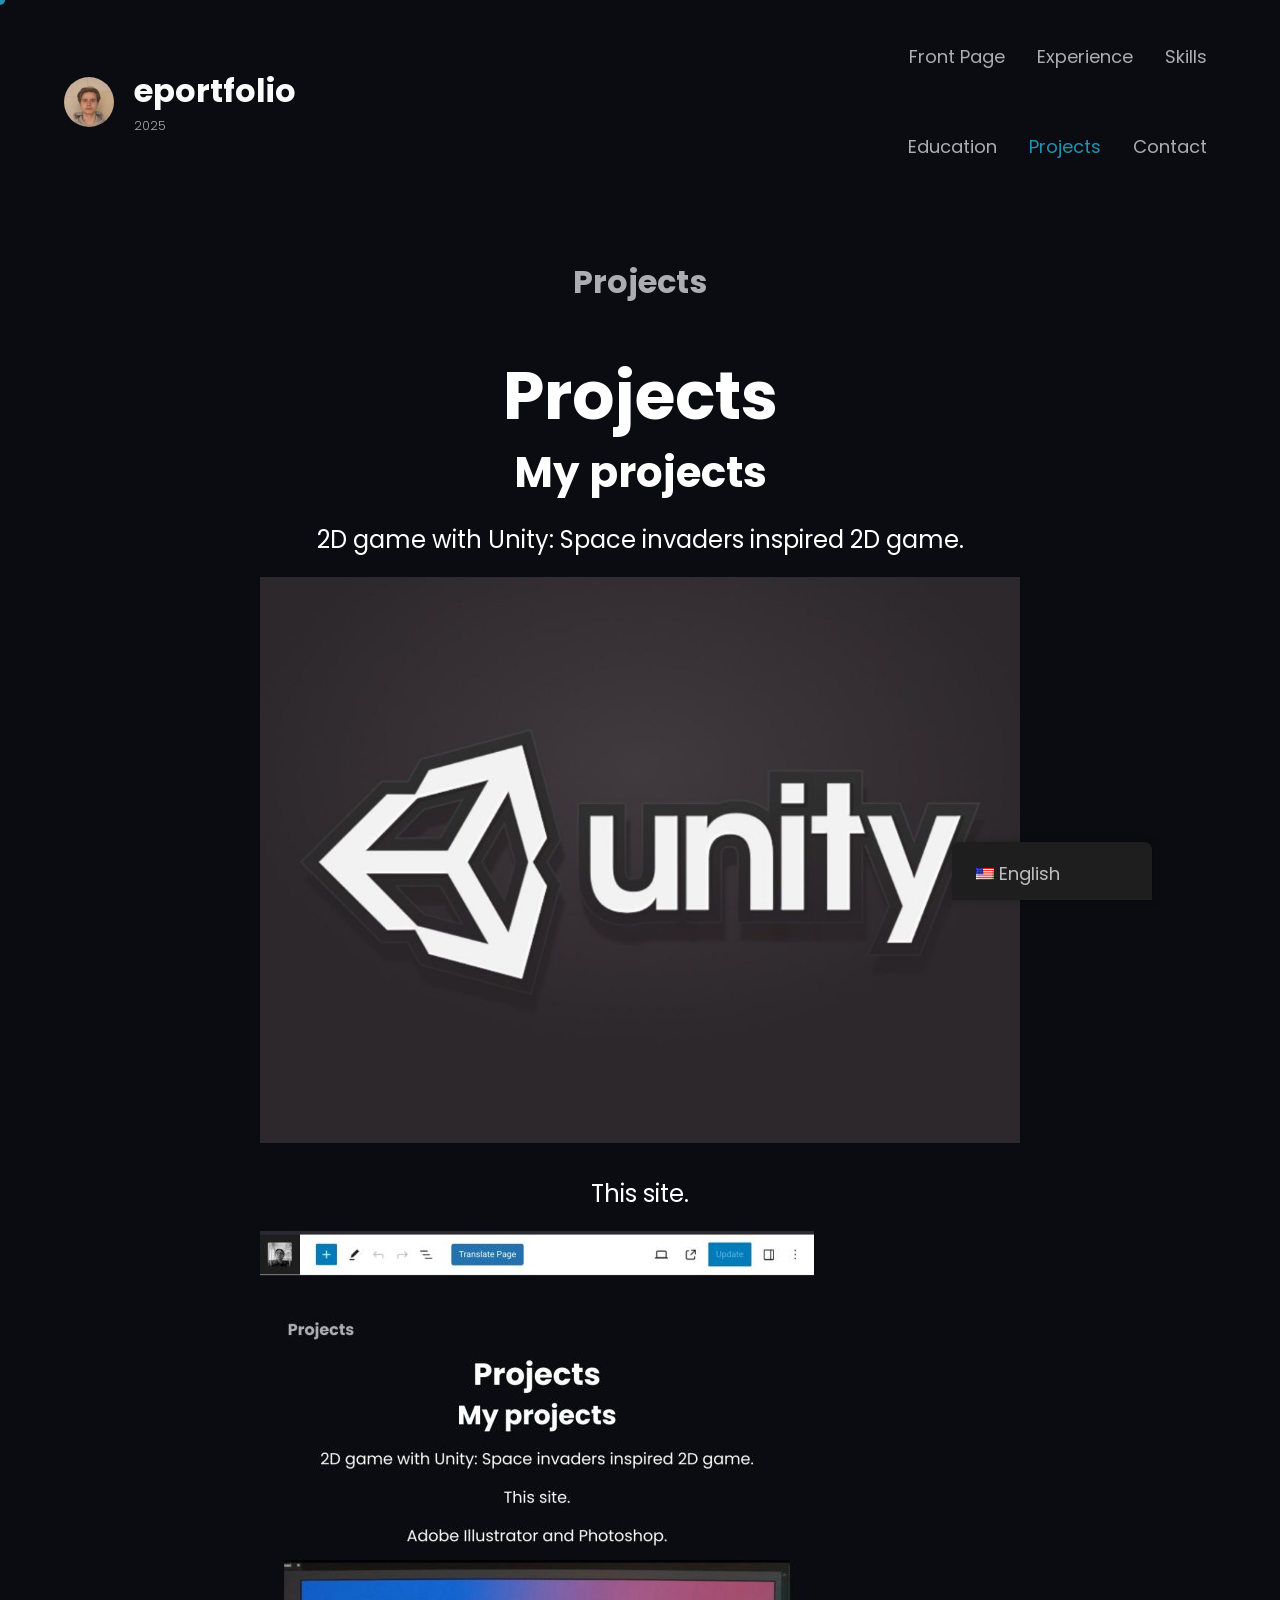
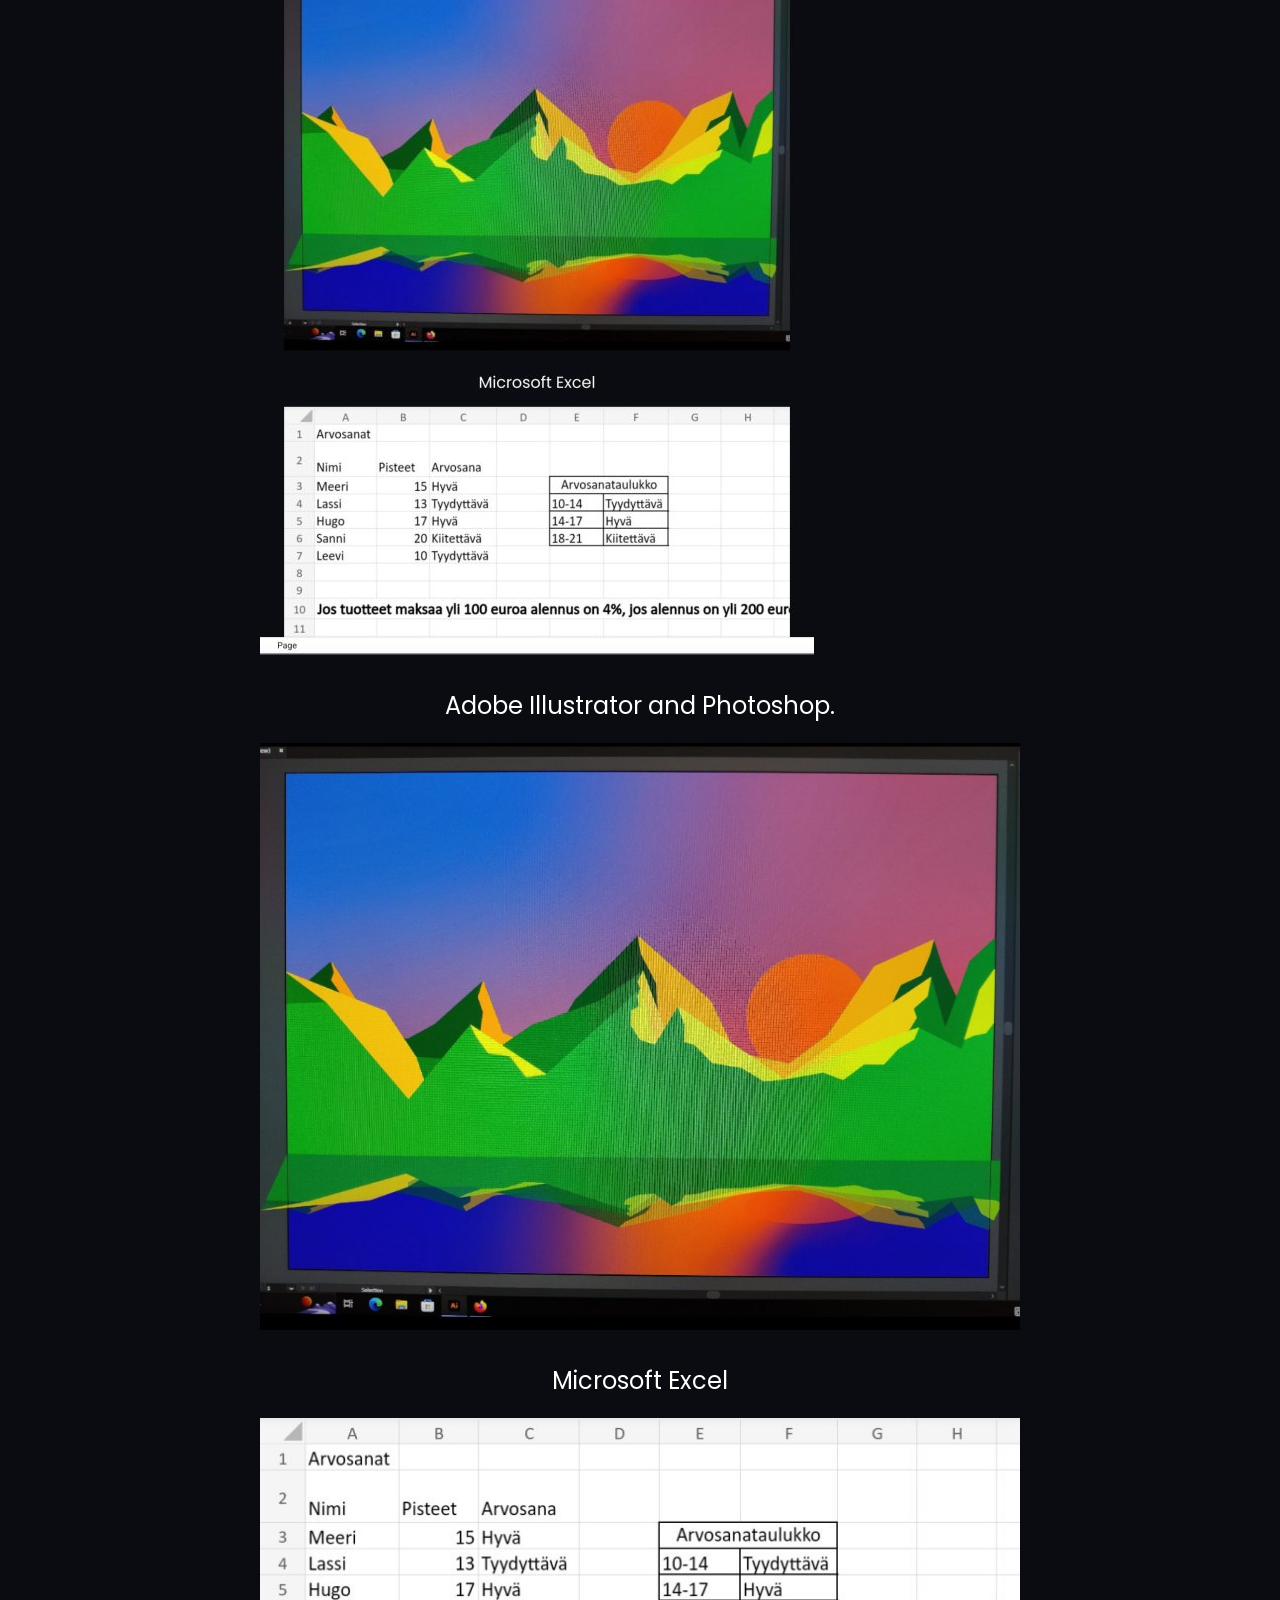
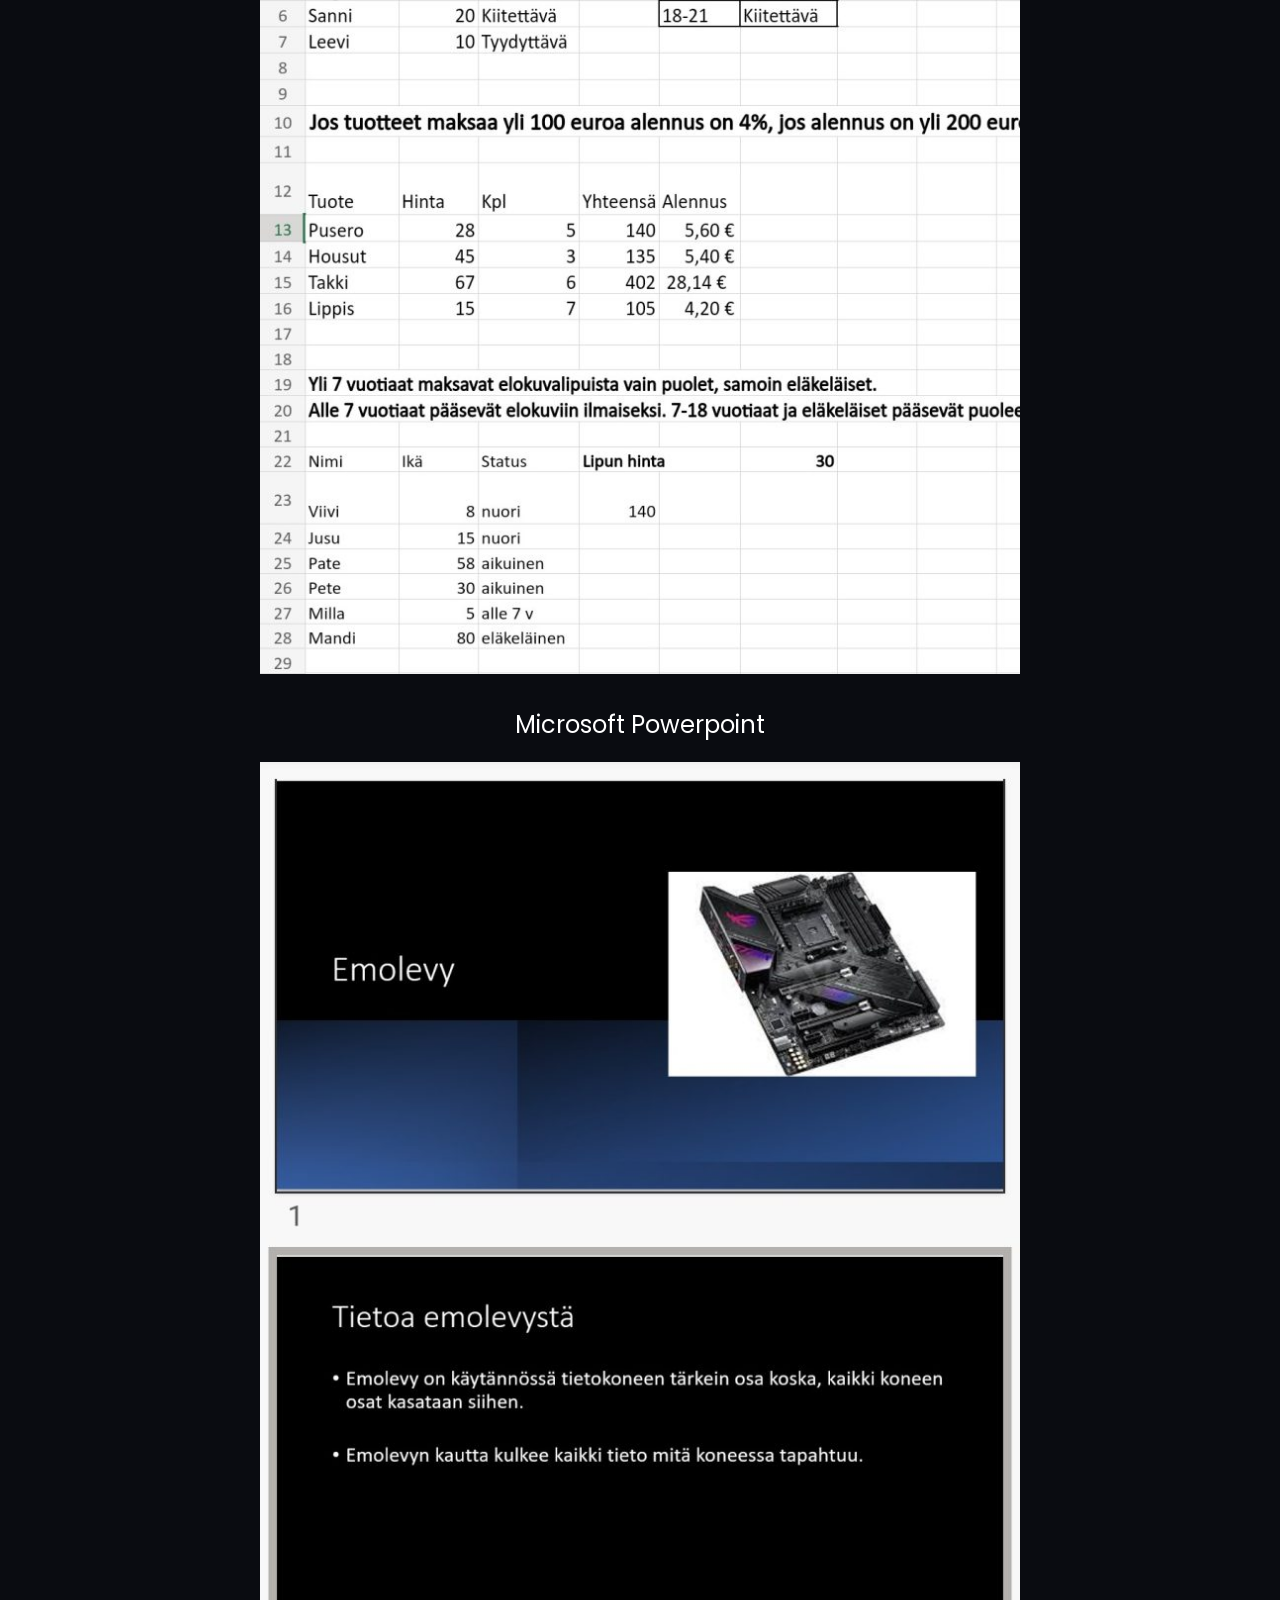
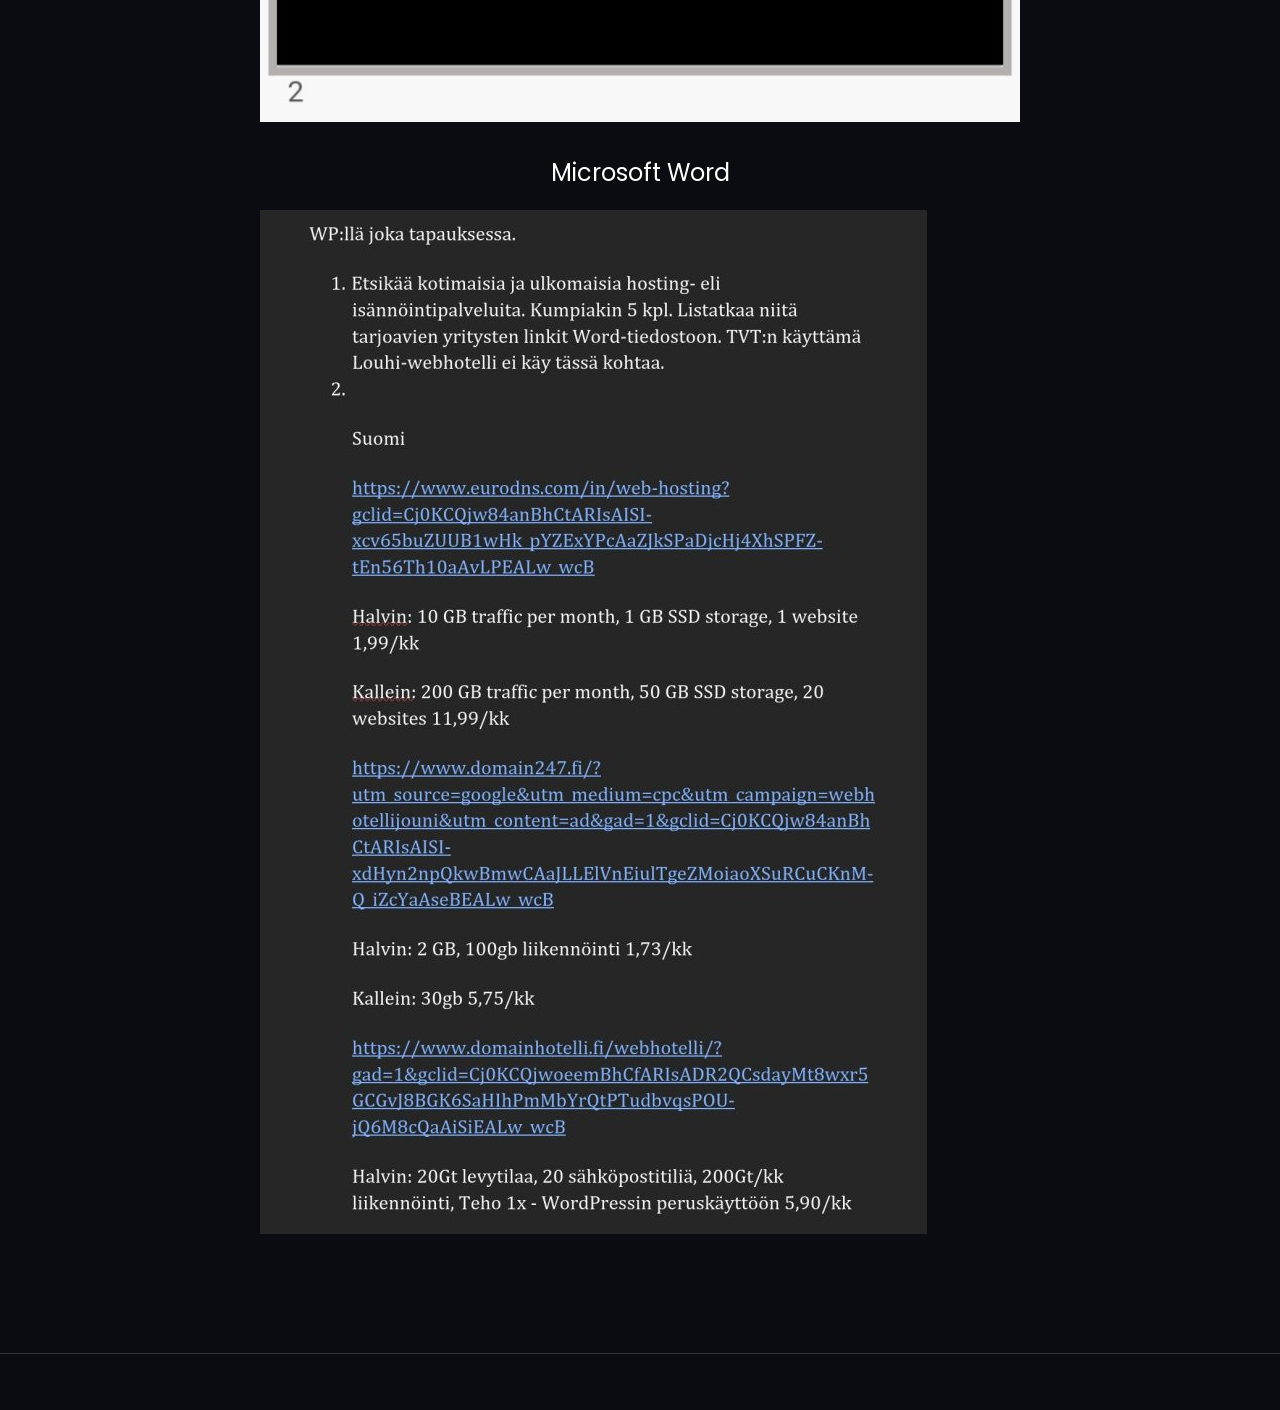
<file: projects/index.html>
<!DOCTYPE html>
<html lang="en-US">
<head>
	<meta charset="UTF-8">
	<meta name="viewport" content="width=device-width, initial-scale=1">
<meta name="robots" content="max-image-preview:large">
	<style>img:is([sizes="auto" i], [sizes^="auto," i]) { contain-intrinsic-size: 3000px 1500px }</style>
	<title>Projects &#8211; eportfolio</title>
<link rel="alternate" type="application/rss+xml" title="eportfolio &raquo; Feed" href="/feed/">
<link rel="alternate" type="application/rss+xml" title="eportfolio &raquo; Comments Feed" href="/comments/feed/">
<script>
window._wpemojiSettings = {"baseUrl":"https:\/\/s.w.org\/images\/core\/emoji\/15.1.0\/72x72\/","ext":".png","svgUrl":"https:\/\/s.w.org\/images\/core\/emoji\/15.1.0\/svg\/","svgExt":".svg","source":{"concatemoji":"\/wp-includes\/js\/wp-emoji-release.min.js?ver=6.8.1"}};
/*! This file is auto-generated */
!function(i,n){var o,s,e;function c(e){try{var t={supportTests:e,timestamp:(new Date).valueOf()};sessionStorage.setItem(o,JSON.stringify(t))}catch(e){}}function p(e,t,n){e.clearRect(0,0,e.canvas.width,e.canvas.height),e.fillText(t,0,0);var t=new Uint32Array(e.getImageData(0,0,e.canvas.width,e.canvas.height).data),r=(e.clearRect(0,0,e.canvas.width,e.canvas.height),e.fillText(n,0,0),new Uint32Array(e.getImageData(0,0,e.canvas.width,e.canvas.height).data));return t.every(function(e,t){return e===r[t]})}function u(e,t,n){switch(t){case"flag":return n(e,"🏳️‍⚧️","🏳️​⚧️")?!1:!n(e,"🇺🇳","🇺​🇳")&&!n(e,"🏴󠁧󠁢󠁥󠁮󠁧󠁿","🏴​󠁧​󠁢​󠁥​󠁮​󠁧​󠁿");case"emoji":return!n(e,"🐦‍🔥","🐦​🔥")}return!1}function f(e,t,n){var r="undefined"!=typeof WorkerGlobalScope&&self instanceof WorkerGlobalScope?new OffscreenCanvas(300,150):i.createElement("canvas"),a=r.getContext("2d",{willReadFrequently:!0}),o=(a.textBaseline="top",a.font="600 32px Arial",{});return e.forEach(function(e){o[e]=t(a,e,n)}),o}function t(e){var t=i.createElement("script");t.src=e,t.defer=!0,i.head.appendChild(t)}"undefined"!=typeof Promise&&(o="wpEmojiSettingsSupports",s=["flag","emoji"],n.supports={everything:!0,everythingExceptFlag:!0},e=new Promise(function(e){i.addEventListener("DOMContentLoaded",e,{once:!0})}),new Promise(function(t){var n=function(){try{var e=JSON.parse(sessionStorage.getItem(o));if("object"==typeof e&&"number"==typeof e.timestamp&&(new Date).valueOf()<e.timestamp+604800&&"object"==typeof e.supportTests)return e.supportTests}catch(e){}return null}();if(!n){if("undefined"!=typeof Worker&&"undefined"!=typeof OffscreenCanvas&&"undefined"!=typeof URL&&URL.createObjectURL&&"undefined"!=typeof Blob)try{var e="postMessage("+f.toString()+"("+[JSON.stringify(s),u.toString(),p.toString()].join(",")+"));",r=new Blob([e],{type:"text/javascript"}),a=new Worker(URL.createObjectURL(r),{name:"wpTestEmojiSupports"});return void(a.onmessage=function(e){c(n=e.data),a.terminate(),t(n)})}catch(e){}c(n=f(s,u,p))}t(n)}).then(function(e){for(var t in e)n.supports[t]=e[t],n.supports.everything=n.supports.everything&&n.supports[t],"flag"!==t&&(n.supports.everythingExceptFlag=n.supports.everythingExceptFlag&&n.supports[t]);n.supports.everythingExceptFlag=n.supports.everythingExceptFlag&&!n.supports.flag,n.DOMReady=!1,n.readyCallback=function(){n.DOMReady=!0}}).then(function(){return e}).then(function(){var e;n.supports.everything||(n.readyCallback(),(e=n.source||{}).concatemoji?t(e.concatemoji):e.wpemoji&&e.twemoji&&(t(e.twemoji),t(e.wpemoji)))}))}((window,document),window._wpemojiSettings);
</script>
<style id="wp-block-site-logo-inline-css">.wp-block-site-logo{box-sizing:border-box;line-height:0}.wp-block-site-logo a{display:inline-block;line-height:0}.wp-block-site-logo.is-default-size img{height:auto;width:120px}.wp-block-site-logo img{height:auto;max-width:100%}.wp-block-site-logo a,.wp-block-site-logo img{border-radius:inherit}.wp-block-site-logo.aligncenter{margin-left:auto;margin-right:auto;text-align:center}:root :where(.wp-block-site-logo.is-style-rounded){border-radius:9999px}</style>
<style id="wp-block-site-title-inline-css">.wp-block-site-title{box-sizing:border-box}.wp-block-site-title :where(a){color:inherit;font-family:inherit;font-size:inherit;font-style:inherit;font-weight:inherit;letter-spacing:inherit;line-height:inherit;text-decoration:inherit}</style>
<style id="wp-block-site-tagline-inline-css">.wp-block-site-tagline{box-sizing:border-box}</style>
<style id="wp-block-group-inline-css">.wp-block-group{box-sizing:border-box}:where(.wp-block-group.wp-block-group-is-layout-constrained){position:relative}</style>
<style id="wp-block-group-theme-inline-css">:where(.wp-block-group.has-background){padding:1.25em 2.375em}</style>
<style id="wp-block-navigation-link-inline-css">.wp-block-navigation .wp-block-navigation-item__label{overflow-wrap:break-word}.wp-block-navigation .wp-block-navigation-item__description{display:none}.link-ui-tools{border-top:1px solid #f0f0f0;padding:8px}.link-ui-block-inserter{padding-top:8px}.link-ui-block-inserter__back{margin-left:8px;text-transform:uppercase}</style>
<link rel="stylesheet" id="wp-block-navigation-css" href="/wp-includes/blocks/navigation/style.min.css?ver=6.8.1" media="all">
<style id="wp-block-template-part-theme-inline-css">:root :where(.wp-block-template-part.has-background){margin-bottom:0;margin-top:0;padding:1.25em 2.375em}</style>
<style id="wp-block-post-title-inline-css">.wp-block-post-title{box-sizing:border-box;word-break:break-word}.wp-block-post-title :where(a){display:inline-block;font-family:inherit;font-size:inherit;font-style:inherit;font-weight:inherit;letter-spacing:inherit;line-height:inherit;text-decoration:inherit}</style>
<style id="wp-block-post-featured-image-inline-css">.wp-block-post-featured-image{margin-left:0;margin-right:0}.wp-block-post-featured-image a{display:block;height:100%}.wp-block-post-featured-image :where(img){box-sizing:border-box;height:auto;max-width:100%;vertical-align:bottom;width:100%}.wp-block-post-featured-image.alignfull img,.wp-block-post-featured-image.alignwide img{width:100%}.wp-block-post-featured-image .wp-block-post-featured-image__overlay.has-background-dim{background-color:#000;inset:0;position:absolute}.wp-block-post-featured-image{position:relative}.wp-block-post-featured-image .wp-block-post-featured-image__overlay.has-background-gradient{background-color:initial}.wp-block-post-featured-image .wp-block-post-featured-image__overlay.has-background-dim-0{opacity:0}.wp-block-post-featured-image .wp-block-post-featured-image__overlay.has-background-dim-10{opacity:.1}.wp-block-post-featured-image .wp-block-post-featured-image__overlay.has-background-dim-20{opacity:.2}.wp-block-post-featured-image .wp-block-post-featured-image__overlay.has-background-dim-30{opacity:.3}.wp-block-post-featured-image .wp-block-post-featured-image__overlay.has-background-dim-40{opacity:.4}.wp-block-post-featured-image .wp-block-post-featured-image__overlay.has-background-dim-50{opacity:.5}.wp-block-post-featured-image .wp-block-post-featured-image__overlay.has-background-dim-60{opacity:.6}.wp-block-post-featured-image .wp-block-post-featured-image__overlay.has-background-dim-70{opacity:.7}.wp-block-post-featured-image .wp-block-post-featured-image__overlay.has-background-dim-80{opacity:.8}.wp-block-post-featured-image .wp-block-post-featured-image__overlay.has-background-dim-90{opacity:.9}.wp-block-post-featured-image .wp-block-post-featured-image__overlay.has-background-dim-100{opacity:1}.wp-block-post-featured-image:where(.alignleft,.alignright){width:100%}</style>
<style id="wp-block-heading-inline-css">h1.has-background,h2.has-background,h3.has-background,h4.has-background,h5.has-background,h6.has-background{padding:1.25em 2.375em}h1.has-text-align-left[style*=writing-mode]:where([style*=vertical-lr]),h1.has-text-align-right[style*=writing-mode]:where([style*=vertical-rl]),h2.has-text-align-left[style*=writing-mode]:where([style*=vertical-lr]),h2.has-text-align-right[style*=writing-mode]:where([style*=vertical-rl]),h3.has-text-align-left[style*=writing-mode]:where([style*=vertical-lr]),h3.has-text-align-right[style*=writing-mode]:where([style*=vertical-rl]),h4.has-text-align-left[style*=writing-mode]:where([style*=vertical-lr]),h4.has-text-align-right[style*=writing-mode]:where([style*=vertical-rl]),h5.has-text-align-left[style*=writing-mode]:where([style*=vertical-lr]),h5.has-text-align-right[style*=writing-mode]:where([style*=vertical-rl]),h6.has-text-align-left[style*=writing-mode]:where([style*=vertical-lr]),h6.has-text-align-right[style*=writing-mode]:where([style*=vertical-rl]){rotate:180deg}</style>
<style id="wp-block-paragraph-inline-css">.is-small-text{font-size:.875em}.is-regular-text{font-size:1em}.is-large-text{font-size:2.25em}.is-larger-text{font-size:3em}.has-drop-cap:not(:focus):first-letter{float:left;font-size:8.4em;font-style:normal;font-weight:100;line-height:.68;margin:.05em .1em 0 0;text-transform:uppercase}body.rtl .has-drop-cap:not(:focus):first-letter{float:none;margin-left:.1em}p.has-drop-cap.has-background{overflow:hidden}:root :where(p.has-background){padding:1.25em 2.375em}:where(p.has-text-color:not(.has-link-color)) a{color:inherit}p.has-text-align-left[style*="writing-mode:vertical-lr"],p.has-text-align-right[style*="writing-mode:vertical-rl"]{rotate:180deg}</style>
<style id="wp-block-image-inline-css">.wp-block-image>a,.wp-block-image>figure>a{display:inline-block}.wp-block-image img{box-sizing:border-box;height:auto;max-width:100%;vertical-align:bottom}@media not (prefers-reduced-motion){.wp-block-image img.hide{visibility:hidden}.wp-block-image img.show{animation:show-content-image .4s}}.wp-block-image[style*=border-radius] img,.wp-block-image[style*=border-radius]>a{border-radius:inherit}.wp-block-image.has-custom-border img{box-sizing:border-box}.wp-block-image.aligncenter{text-align:center}.wp-block-image.alignfull>a,.wp-block-image.alignwide>a{width:100%}.wp-block-image.alignfull img,.wp-block-image.alignwide img{height:auto;width:100%}.wp-block-image .aligncenter,.wp-block-image .alignleft,.wp-block-image .alignright,.wp-block-image.aligncenter,.wp-block-image.alignleft,.wp-block-image.alignright{display:table}.wp-block-image .aligncenter>figcaption,.wp-block-image .alignleft>figcaption,.wp-block-image .alignright>figcaption,.wp-block-image.aligncenter>figcaption,.wp-block-image.alignleft>figcaption,.wp-block-image.alignright>figcaption{caption-side:bottom;display:table-caption}.wp-block-image .alignleft{float:left;margin:.5em 1em .5em 0}.wp-block-image .alignright{float:right;margin:.5em 0 .5em 1em}.wp-block-image .aligncenter{margin-left:auto;margin-right:auto}.wp-block-image :where(figcaption){margin-bottom:1em;margin-top:.5em}.wp-block-image.is-style-circle-mask img{border-radius:9999px}@supports ((-webkit-mask-image:none) or (mask-image:none)) or (-webkit-mask-image:none){.wp-block-image.is-style-circle-mask img{border-radius:0;-webkit-mask-image:url('data:image/svg+xml;utf8,<svg viewBox="0 0 100 100" xmlns="http://www.w3.org/2000/svg"><circle cx="50" cy="50" r="50"/></svg>');mask-image:url('data:image/svg+xml;utf8,<svg viewBox="0 0 100 100" xmlns="http://www.w3.org/2000/svg"><circle cx="50" cy="50" r="50"/></svg>');mask-mode:alpha;-webkit-mask-position:center;mask-position:center;-webkit-mask-repeat:no-repeat;mask-repeat:no-repeat;-webkit-mask-size:contain;mask-size:contain}}:root :where(.wp-block-image.is-style-rounded img,.wp-block-image .is-style-rounded img){border-radius:9999px}.wp-block-image figure{margin:0}.wp-lightbox-container{display:flex;flex-direction:column;position:relative}.wp-lightbox-container img{cursor:zoom-in}.wp-lightbox-container img:hover+button{opacity:1}.wp-lightbox-container button{align-items:center;-webkit-backdrop-filter:blur(16px) saturate(180%);backdrop-filter:blur(16px) saturate(180%);background-color:#5a5a5a40;border:none;border-radius:4px;cursor:zoom-in;display:flex;height:20px;justify-content:center;opacity:0;padding:0;position:absolute;right:16px;text-align:center;top:16px;width:20px;z-index:100}@media not (prefers-reduced-motion){.wp-lightbox-container button{transition:opacity .2s ease}}.wp-lightbox-container button:focus-visible{outline:3px auto #5a5a5a40;outline:3px auto -webkit-focus-ring-color;outline-offset:3px}.wp-lightbox-container button:hover{cursor:pointer;opacity:1}.wp-lightbox-container button:focus{opacity:1}.wp-lightbox-container button:focus,.wp-lightbox-container button:hover,.wp-lightbox-container button:not(:hover):not(:active):not(.has-background){background-color:#5a5a5a40;border:none}.wp-lightbox-overlay{box-sizing:border-box;cursor:zoom-out;height:100vh;left:0;overflow:hidden;position:fixed;top:0;visibility:hidden;width:100%;z-index:100000}.wp-lightbox-overlay .close-button{align-items:center;cursor:pointer;display:flex;justify-content:center;min-height:40px;min-width:40px;padding:0;position:absolute;right:calc(env(safe-area-inset-right) + 16px);top:calc(env(safe-area-inset-top) + 16px);z-index:5000000}.wp-lightbox-overlay .close-button:focus,.wp-lightbox-overlay .close-button:hover,.wp-lightbox-overlay .close-button:not(:hover):not(:active):not(.has-background){background:none;border:none}.wp-lightbox-overlay .lightbox-image-container{height:var(--wp--lightbox-container-height);left:50%;overflow:hidden;position:absolute;top:50%;transform:translate(-50%,-50%);transform-origin:top left;width:var(--wp--lightbox-container-width);z-index:9999999999}.wp-lightbox-overlay .wp-block-image{align-items:center;box-sizing:border-box;display:flex;height:100%;justify-content:center;margin:0;position:relative;transform-origin:0 0;width:100%;z-index:3000000}.wp-lightbox-overlay .wp-block-image img{height:var(--wp--lightbox-image-height);min-height:var(--wp--lightbox-image-height);min-width:var(--wp--lightbox-image-width);width:var(--wp--lightbox-image-width)}.wp-lightbox-overlay .wp-block-image figcaption{display:none}.wp-lightbox-overlay button{background:none;border:none}.wp-lightbox-overlay .scrim{background-color:#fff;height:100%;opacity:.9;position:absolute;width:100%;z-index:2000000}.wp-lightbox-overlay.active{visibility:visible}@media not (prefers-reduced-motion){.wp-lightbox-overlay.active{animation:turn-on-visibility .25s both}.wp-lightbox-overlay.active img{animation:turn-on-visibility .35s both}.wp-lightbox-overlay.show-closing-animation:not(.active){animation:turn-off-visibility .35s both}.wp-lightbox-overlay.show-closing-animation:not(.active) img{animation:turn-off-visibility .25s both}.wp-lightbox-overlay.zoom.active{animation:none;opacity:1;visibility:visible}.wp-lightbox-overlay.zoom.active .lightbox-image-container{animation:lightbox-zoom-in .4s}.wp-lightbox-overlay.zoom.active .lightbox-image-container img{animation:none}.wp-lightbox-overlay.zoom.active .scrim{animation:turn-on-visibility .4s forwards}.wp-lightbox-overlay.zoom.show-closing-animation:not(.active){animation:none}.wp-lightbox-overlay.zoom.show-closing-animation:not(.active) .lightbox-image-container{animation:lightbox-zoom-out .4s}.wp-lightbox-overlay.zoom.show-closing-animation:not(.active) .lightbox-image-container img{animation:none}.wp-lightbox-overlay.zoom.show-closing-animation:not(.active) .scrim{animation:turn-off-visibility .4s forwards}}@keyframes show-content-image{0%{visibility:hidden}99%{visibility:hidden}to{visibility:visible}}@keyframes turn-on-visibility{0%{opacity:0}to{opacity:1}}@keyframes turn-off-visibility{0%{opacity:1;visibility:visible}99%{opacity:0;visibility:visible}to{opacity:0;visibility:hidden}}@keyframes lightbox-zoom-in{0%{transform:translate(calc((-100vw + var(--wp--lightbox-scrollbar-width))/2 + var(--wp--lightbox-initial-left-position)),calc(-50vh + var(--wp--lightbox-initial-top-position))) scale(var(--wp--lightbox-scale))}to{transform:translate(-50%,-50%) scale(1)}}@keyframes lightbox-zoom-out{0%{transform:translate(-50%,-50%) scale(1);visibility:visible}99%{visibility:visible}to{transform:translate(calc((-100vw + var(--wp--lightbox-scrollbar-width))/2 + var(--wp--lightbox-initial-left-position)),calc(-50vh + var(--wp--lightbox-initial-top-position))) scale(var(--wp--lightbox-scale));visibility:hidden}}</style>
<style id="wp-block-image-theme-inline-css">:root :where(.wp-block-image figcaption){color:#555;font-size:13px;text-align:center}.is-dark-theme :root :where(.wp-block-image figcaption){color:#ffffffa6}.wp-block-image{margin:0 0 1em}</style>
<style id="wp-block-post-content-inline-css">.wp-block-post-content{display:flow-root}</style>
<style id="wp-block-spacer-inline-css">.wp-block-spacer{clear:both}</style>
<style id="wp-block-buttons-inline-css">.wp-block-buttons{box-sizing:border-box}.wp-block-buttons.is-vertical{flex-direction:column}.wp-block-buttons.is-vertical>.wp-block-button:last-child{margin-bottom:0}.wp-block-buttons>.wp-block-button{display:inline-block;margin:0}.wp-block-buttons.is-content-justification-left{justify-content:flex-start}.wp-block-buttons.is-content-justification-left.is-vertical{align-items:flex-start}.wp-block-buttons.is-content-justification-center{justify-content:center}.wp-block-buttons.is-content-justification-center.is-vertical{align-items:center}.wp-block-buttons.is-content-justification-right{justify-content:flex-end}.wp-block-buttons.is-content-justification-right.is-vertical{align-items:flex-end}.wp-block-buttons.is-content-justification-space-between{justify-content:space-between}.wp-block-buttons.aligncenter{text-align:center}.wp-block-buttons:not(.is-content-justification-space-between,.is-content-justification-right,.is-content-justification-left,.is-content-justification-center) .wp-block-button.aligncenter{margin-left:auto;margin-right:auto;width:100%}.wp-block-buttons[style*=text-decoration] .wp-block-button,.wp-block-buttons[style*=text-decoration] .wp-block-button__link{text-decoration:inherit}.wp-block-buttons.has-custom-font-size .wp-block-button__link{font-size:inherit}.wp-block-button.aligncenter{text-align:center}</style>
<style id="wp-block-button-inline-css">.wp-block-button__link{align-content:center;box-sizing:border-box;cursor:pointer;display:inline-block;height:100%;text-align:center;width:100%;word-break:break-word}.wp-block-button__link.aligncenter{text-align:center}.wp-block-button__link.alignright{text-align:right}:where(.wp-block-button__link){border-radius:9999px;box-shadow:none;padding:calc(.667em + 2px) calc(1.333em + 2px);text-decoration:none}.wp-block-button[style*=text-decoration] .wp-block-button__link{text-decoration:inherit}.wp-block-buttons>.wp-block-button.has-custom-width{max-width:none}.wp-block-buttons>.wp-block-button.has-custom-width .wp-block-button__link{width:100%}.wp-block-buttons>.wp-block-button.has-custom-font-size .wp-block-button__link{font-size:inherit}.wp-block-buttons>.wp-block-button.wp-block-button__width-25{width:calc(25% - var(--wp--style--block-gap, .5em)*.75)}.wp-block-buttons>.wp-block-button.wp-block-button__width-50{width:calc(50% - var(--wp--style--block-gap, .5em)*.5)}.wp-block-buttons>.wp-block-button.wp-block-button__width-75{width:calc(75% - var(--wp--style--block-gap, .5em)*.25)}.wp-block-buttons>.wp-block-button.wp-block-button__width-100{flex-basis:100%;width:100%}.wp-block-buttons.is-vertical>.wp-block-button.wp-block-button__width-25{width:25%}.wp-block-buttons.is-vertical>.wp-block-button.wp-block-button__width-50{width:50%}.wp-block-buttons.is-vertical>.wp-block-button.wp-block-button__width-75{width:75%}.wp-block-button.is-style-squared,.wp-block-button__link.wp-block-button.is-style-squared{border-radius:0}.wp-block-button.no-border-radius,.wp-block-button__link.no-border-radius{border-radius:0!important}:root :where(.wp-block-button .wp-block-button__link.is-style-outline),:root :where(.wp-block-button.is-style-outline>.wp-block-button__link){border:2px solid;padding:.667em 1.333em}:root :where(.wp-block-button .wp-block-button__link.is-style-outline:not(.has-text-color)),:root :where(.wp-block-button.is-style-outline>.wp-block-button__link:not(.has-text-color)){color:currentColor}:root :where(.wp-block-button .wp-block-button__link.is-style-outline:not(.has-background)),:root :where(.wp-block-button.is-style-outline>.wp-block-button__link:not(.has-background)){background-color:initial;background-image:none}</style>
<style id="wp-block-library-inline-css">:root{--wp-admin-theme-color:#007cba;--wp-admin-theme-color--rgb:0,124,186;--wp-admin-theme-color-darker-10:#006ba1;--wp-admin-theme-color-darker-10--rgb:0,107,161;--wp-admin-theme-color-darker-20:#005a87;--wp-admin-theme-color-darker-20--rgb:0,90,135;--wp-admin-border-width-focus:2px;--wp-block-synced-color:#7a00df;--wp-block-synced-color--rgb:122,0,223;--wp-bound-block-color:var(--wp-block-synced-color)}@media (min-resolution:192dpi){:root{--wp-admin-border-width-focus:1.5px}}.wp-element-button{cursor:pointer}:root{--wp--preset--font-size--normal:16px;--wp--preset--font-size--huge:42px}:root .has-very-light-gray-background-color{background-color:#eee}:root .has-very-dark-gray-background-color{background-color:#313131}:root .has-very-light-gray-color{color:#eee}:root .has-very-dark-gray-color{color:#313131}:root .has-vivid-green-cyan-to-vivid-cyan-blue-gradient-background{background:linear-gradient(135deg,#00d084,#0693e3)}:root .has-purple-crush-gradient-background{background:linear-gradient(135deg,#34e2e4,#4721fb 50%,#ab1dfe)}:root .has-hazy-dawn-gradient-background{background:linear-gradient(135deg,#faaca8,#dad0ec)}:root .has-subdued-olive-gradient-background{background:linear-gradient(135deg,#fafae1,#67a671)}:root .has-atomic-cream-gradient-background{background:linear-gradient(135deg,#fdd79a,#004a59)}:root .has-nightshade-gradient-background{background:linear-gradient(135deg,#330968,#31cdcf)}:root .has-midnight-gradient-background{background:linear-gradient(135deg,#020381,#2874fc)}.has-regular-font-size{font-size:1em}.has-larger-font-size{font-size:2.625em}.has-normal-font-size{font-size:var(--wp--preset--font-size--normal)}.has-huge-font-size{font-size:var(--wp--preset--font-size--huge)}.has-text-align-center{text-align:center}.has-text-align-left{text-align:left}.has-text-align-right{text-align:right}#end-resizable-editor-section{display:none}.aligncenter{clear:both}.items-justified-left{justify-content:flex-start}.items-justified-center{justify-content:center}.items-justified-right{justify-content:flex-end}.items-justified-space-between{justify-content:space-between}.screen-reader-text{border:0;clip-path:inset(50%);height:1px;margin:-1px;overflow:hidden;padding:0;position:absolute;width:1px;word-wrap:normal!important}.screen-reader-text:focus{background-color:#ddd;clip-path:none;color:#444;display:block;font-size:1em;height:auto;left:5px;line-height:normal;padding:15px 23px 14px;text-decoration:none;top:5px;width:auto;z-index:100000}html :where(.has-border-color){border-style:solid}html :where([style*=border-top-color]){border-top-style:solid}html :where([style*=border-right-color]){border-right-style:solid}html :where([style*=border-bottom-color]){border-bottom-style:solid}html :where([style*=border-left-color]){border-left-style:solid}html :where([style*=border-width]){border-style:solid}html :where([style*=border-top-width]){border-top-style:solid}html :where([style*=border-right-width]){border-right-style:solid}html :where([style*=border-bottom-width]){border-bottom-style:solid}html :where([style*=border-left-width]){border-left-style:solid}html :where(img[class*=wp-image-]){height:auto;max-width:100%}:where(figure){margin:0 0 1em}html :where(.is-position-sticky){--wp-admin--admin-bar--position-offset:var(--wp-admin--admin-bar--height,0px)}@media screen and (max-width:600px){html :where(.is-position-sticky){--wp-admin--admin-bar--position-offset:0px}}</style>
<style id="global-styles-inline-css">:root{--wp--preset--aspect-ratio--square: 1;--wp--preset--aspect-ratio--4-3: 4/3;--wp--preset--aspect-ratio--3-4: 3/4;--wp--preset--aspect-ratio--3-2: 3/2;--wp--preset--aspect-ratio--2-3: 2/3;--wp--preset--aspect-ratio--16-9: 16/9;--wp--preset--aspect-ratio--9-16: 9/16;--wp--preset--color--black: #000000;--wp--preset--color--cyan-bluish-gray: #abb8c3;--wp--preset--color--white: #ffffff;--wp--preset--color--pale-pink: #f78da7;--wp--preset--color--vivid-red: #cf2e2e;--wp--preset--color--luminous-vivid-orange: #ff6900;--wp--preset--color--luminous-vivid-amber: #fcb900;--wp--preset--color--light-green-cyan: #7bdcb5;--wp--preset--color--vivid-green-cyan: #00d084;--wp--preset--color--pale-cyan-blue: #8ed1fc;--wp--preset--color--vivid-cyan-blue: #0693e3;--wp--preset--color--vivid-purple: #9b51e0;--wp--preset--color--background: #0A0C11;--wp--preset--color--foreground: #ffffff;--wp--preset--color--primary: #2292b1;--wp--preset--color--secondary: #222222;--wp--preset--color--tertiary: #0a0a0a;--wp--preset--color--text-link: #fafafa;--wp--preset--color--body-text: #abadb3;--wp--preset--color--meta: #666666;--wp--preset--color--border-color: #323438;--wp--preset--color--color-light: #fbfbfb;--wp--preset--color--color-dark: #000000;--wp--preset--color--footer-text: #999999;--wp--preset--color--footer-border-dark: #313131;--wp--preset--color--gray: #cccccc;--wp--preset--color--patrick-blue: #1b3385;--wp--preset--color--blue-green: #25c5c9;--wp--preset--gradient--vivid-cyan-blue-to-vivid-purple: linear-gradient(135deg,rgba(6,147,227,1) 0%,rgb(155,81,224) 100%);--wp--preset--gradient--light-green-cyan-to-vivid-green-cyan: linear-gradient(135deg,rgb(122,220,180) 0%,rgb(0,208,130) 100%);--wp--preset--gradient--luminous-vivid-amber-to-luminous-vivid-orange: linear-gradient(135deg,rgba(252,185,0,1) 0%,rgba(255,105,0,1) 100%);--wp--preset--gradient--luminous-vivid-orange-to-vivid-red: linear-gradient(135deg,rgba(255,105,0,1) 0%,rgb(207,46,46) 100%);--wp--preset--gradient--very-light-gray-to-cyan-bluish-gray: linear-gradient(135deg,rgb(238,238,238) 0%,rgb(169,184,195) 100%);--wp--preset--gradient--cool-to-warm-spectrum: linear-gradient(135deg,rgb(74,234,220) 0%,rgb(151,120,209) 20%,rgb(207,42,186) 40%,rgb(238,44,130) 60%,rgb(251,105,98) 80%,rgb(254,248,76) 100%);--wp--preset--gradient--blush-light-purple: linear-gradient(135deg,rgb(255,206,236) 0%,rgb(152,150,240) 100%);--wp--preset--gradient--blush-bordeaux: linear-gradient(135deg,rgb(254,205,165) 0%,rgb(254,45,45) 50%,rgb(107,0,62) 100%);--wp--preset--gradient--luminous-dusk: linear-gradient(135deg,rgb(255,203,112) 0%,rgb(199,81,192) 50%,rgb(65,88,208) 100%);--wp--preset--gradient--pale-ocean: linear-gradient(135deg,rgb(255,245,203) 0%,rgb(182,227,212) 50%,rgb(51,167,181) 100%);--wp--preset--gradient--electric-grass: linear-gradient(135deg,rgb(202,248,128) 0%,rgb(113,206,126) 100%);--wp--preset--gradient--midnight: linear-gradient(135deg,rgb(2,3,129) 0%,rgb(40,116,252) 100%);--wp--preset--gradient--horizontal-patrick-blue-to-blue-green: linear-gradient(to right,var(--wp--preset--color--patrick-blue) 0%,var(--wp--preset--color--blue-green) 100%);--wp--preset--font-size--small: 15px;--wp--preset--font-size--medium: 16px;--wp--preset--font-size--large: clamp(24px,4.2vw,32px);--wp--preset--font-size--x-large: 42px;--wp--preset--font-size--tiny: 13px;--wp--preset--font-size--extra-small: 14px;--wp--preset--font-size--upper-heading: 18px;--wp--preset--font-size--normal: clamp(18px,1.6vw,20px);--wp--preset--font-size--content-heading: clamp(22px,3vw,24px);--wp--preset--font-size--extra-large: clamp(28px,6vw,36px);--wp--preset--font-size--product-heading: clamp(32px,4.8vw,42px);--wp--preset--font-size--huge: clamp(42px,5.2vw,80px);--wp--preset--font-size--colossal: clamp(46px,5.2vw,110px);--wp--preset--font-family--poppins: "Poppins", serif;--wp--preset--spacing--20: 0.44rem;--wp--preset--spacing--30: 0.67rem;--wp--preset--spacing--40: 1rem;--wp--preset--spacing--50: 1.5rem;--wp--preset--spacing--60: 2.25rem;--wp--preset--spacing--70: 3.38rem;--wp--preset--spacing--80: 5.06rem;--wp--preset--shadow--natural: 6px 6px 9px rgba(0, 0, 0, 0.2);--wp--preset--shadow--deep: 12px 12px 50px rgba(0, 0, 0, 0.4);--wp--preset--shadow--sharp: 6px 6px 0px rgba(0, 0, 0, 0.2);--wp--preset--shadow--outlined: 6px 6px 0px -3px rgba(255, 255, 255, 1), 6px 6px rgba(0, 0, 0, 1);--wp--preset--shadow--crisp: 6px 6px 0px rgba(0, 0, 0, 1);--wp--custom--spacing--tiny: clamp(21px, 2vw, 28px);--wp--custom--spacing--extra-small: clamp(28px, 3.5vw, 35px);--wp--custom--spacing--wp-comment-horizontal: clamp(30px, 3.7vw, 70px);--wp--custom--spacing--wp-comment-vertical: clamp(30px, 3.5vw, 49px);--wp--custom--spacing--wp-block-sidebar: clamp(7px,3.5vw,60px);--wp--custom--spacing--wp-block-sidebar-widget: clamp(35px, 3.5vw, 49px);--wp--custom--spacing--wp-block-page-numbers: clamp(49px, 3.3vw, 63px);--wp--custom--spacing--wp-footer-vertical: clamp(30px, 4vw, 70px);--wp--custom--spacing--normal: clamp(30px, 3.5vw, 40px);--wp--custom--spacing--small: max(1.75rem, 5vw);--wp--custom--spacing--medium: clamp(2rem, 8vw, calc(4 * var(--wp--style--block-gap)));--wp--custom--spacing--large: clamp(3.5rem, 10vw, 5.0625rem);--wp--custom--spacing--outer: var(--wp--custom--spacing--small, 1.25rem);--wp--custom--spacing--section-block-top: clamp(42px, 7.5vw, 140px);--wp--custom--spacing--section-block-bottom: clamp(12px, 5.5vw, 70px);--wp--custom--spacing--section-pricing-content: clamp(21px, 5.5vw, 42px);--wp--custom--spacing--main-block-gap: clamp(42px, 4.5vw, 70px);--wp--custom--spacing--testimonial-inner-gap: clamp(35px, 3.5vw, 42px);--wp--custom--spacing--group-heading-bottom-gap: clamp(35px, 3.5vw, 56px);--wp--custom--typography--font-size--heading-one: clamp(36px,3.5vw,58px);--wp--custom--typography--font-size--heading-two: clamp(32px,2.6vw,49px);--wp--custom--typography--font-size--heading-three: clamp(28px,1.9vw,36px);--wp--custom--typography--font-size--heading-four: clamp(24px,2vw,28px);--wp--custom--typography--font-size--heading-five: clamp(22px,1.3vw,24px);--wp--custom--typography--font-size--heading-six: 18px;--wp--custom--typography--font-size--huge-post-title: clamp(38px,4vw,70px);--wp--custom--typography--line-height--heading-one: 1.38;--wp--custom--typography--line-height--heading-two: 1.43;--wp--custom--typography--line-height--heading-three: 1.31;--wp--custom--typography--line-height--heading-four: 1.5;--wp--custom--typography--line-height--heading-five: 1.458333333333333;--wp--custom--typography--line-height--heading-six: 1.56;--wp--custom--typography--line-height--paragraph: 1.75;--wp--custom--typography--line-height--post-title: 1.38;--wp--custom--typography--line-height--extra-small: 21px;--wp--custom--typography--line-height--small: 28px;--wp--custom--typography--line-height--normal: normal;--wp--custom--typography--font-weight--light: 300;--wp--custom--typography--font-weight--regular: 400;--wp--custom--typography--font-weight--medium: 500;--wp--custom--typography--font-weight--bold: 700;--wp--custom--typography--font-weight--black: 900;}:root { --wp--style--global--content-size: 760px;--wp--style--global--wide-size: 1400px; }:where(body) { margin: 0; }.wp-site-blocks > .alignleft { float: left; margin-right: 2em; }.wp-site-blocks > .alignright { float: right; margin-left: 2em; }.wp-site-blocks > .aligncenter { justify-content: center; margin-left: auto; margin-right: auto; }:where(.wp-site-blocks) > * { margin-block-start: var(--wp--preset--spacing--40); margin-block-end: 0; }:where(.wp-site-blocks) > :first-child { margin-block-start: 0; }:where(.wp-site-blocks) > :last-child { margin-block-end: 0; }:root { --wp--style--block-gap: var(--wp--preset--spacing--40); }:root :where(.is-layout-flow) > :first-child{margin-block-start: 0;}:root :where(.is-layout-flow) > :last-child{margin-block-end: 0;}:root :where(.is-layout-flow) > *{margin-block-start: var(--wp--preset--spacing--40);margin-block-end: 0;}:root :where(.is-layout-constrained) > :first-child{margin-block-start: 0;}:root :where(.is-layout-constrained) > :last-child{margin-block-end: 0;}:root :where(.is-layout-constrained) > *{margin-block-start: var(--wp--preset--spacing--40);margin-block-end: 0;}:root :where(.is-layout-flex){gap: var(--wp--preset--spacing--40);}:root :where(.is-layout-grid){gap: var(--wp--preset--spacing--40);}.is-layout-flow > .alignleft{float: left;margin-inline-start: 0;margin-inline-end: 2em;}.is-layout-flow > .alignright{float: right;margin-inline-start: 2em;margin-inline-end: 0;}.is-layout-flow > .aligncenter{margin-left: auto !important;margin-right: auto !important;}.is-layout-constrained > .alignleft{float: left;margin-inline-start: 0;margin-inline-end: 2em;}.is-layout-constrained > .alignright{float: right;margin-inline-start: 2em;margin-inline-end: 0;}.is-layout-constrained > .aligncenter{margin-left: auto !important;margin-right: auto !important;}.is-layout-constrained > :where(:not(.alignleft):not(.alignright):not(.alignfull)){max-width: var(--wp--style--global--content-size);margin-left: auto !important;margin-right: auto !important;}.is-layout-constrained > .alignwide{max-width: var(--wp--style--global--wide-size);}body .is-layout-flex{display: flex;}.is-layout-flex{flex-wrap: wrap;align-items: center;}.is-layout-flex > :is(*, div){margin: 0;}body .is-layout-grid{display: grid;}.is-layout-grid > :is(*, div){margin: 0;}body{background-color: var(--wp--preset--color--background);color: var(--wp--preset--color--body-text);font-family: var(--wp--preset--font-family--poppins);font-size: var(--wp--preset--font-size--normal);font-weight: 400;line-height: var(--wp--custom--typography--line-height--paragraph);padding-top: 0px;padding-right: 0px;padding-bottom: 0px;padding-left: 0px;}a:where(:not(.wp-element-button)){color: var(--wp--preset--color--text-link);text-decoration: underline;}h1{font-size: var(--wp--custom--typography--font-size--heading-one);line-height: var(--wp--custom--typography--line-height--heading-one);}h2{font-size: var(--wp--custom--typography--font-size--heading-two);line-height: var(--wp--custom--typography--line-height--heading-two);}h3{font-size: var(--wp--custom--typography--font-size--heading-three);line-height: var(--wp--custom--typography--line-height--heading-three);}h4{font-size: var(--wp--custom--typography--font-size--heading-four);line-height: var(--wp--custom--typography--line-height--heading-four);}h5{font-size: var(--wp--custom--typography--font-size--heading-five);line-height: var(--wp--custom--typography--line-height--heading-five);}h6{font-size: var(--wp--custom--typography--font-size--heading-six);line-height: var(--wp--custom--typography--line-height--heading-six);}:root :where(.wp-element-button, .wp-block-button__link){background-color: #32373c;border-width: 0;color: #fff;font-family: inherit;font-size: inherit;line-height: inherit;padding: calc(0.667em + 2px) calc(1.333em + 2px);text-decoration: none;}.has-black-color{color: var(--wp--preset--color--black) !important;}.has-cyan-bluish-gray-color{color: var(--wp--preset--color--cyan-bluish-gray) !important;}.has-white-color{color: var(--wp--preset--color--white) !important;}.has-pale-pink-color{color: var(--wp--preset--color--pale-pink) !important;}.has-vivid-red-color{color: var(--wp--preset--color--vivid-red) !important;}.has-luminous-vivid-orange-color{color: var(--wp--preset--color--luminous-vivid-orange) !important;}.has-luminous-vivid-amber-color{color: var(--wp--preset--color--luminous-vivid-amber) !important;}.has-light-green-cyan-color{color: var(--wp--preset--color--light-green-cyan) !important;}.has-vivid-green-cyan-color{color: var(--wp--preset--color--vivid-green-cyan) !important;}.has-pale-cyan-blue-color{color: var(--wp--preset--color--pale-cyan-blue) !important;}.has-vivid-cyan-blue-color{color: var(--wp--preset--color--vivid-cyan-blue) !important;}.has-vivid-purple-color{color: var(--wp--preset--color--vivid-purple) !important;}.has-background-color{color: var(--wp--preset--color--background) !important;}.has-foreground-color{color: var(--wp--preset--color--foreground) !important;}.has-primary-color{color: var(--wp--preset--color--primary) !important;}.has-secondary-color{color: var(--wp--preset--color--secondary) !important;}.has-tertiary-color{color: var(--wp--preset--color--tertiary) !important;}.has-text-link-color{color: var(--wp--preset--color--text-link) !important;}.has-body-text-color{color: var(--wp--preset--color--body-text) !important;}.has-meta-color{color: var(--wp--preset--color--meta) !important;}.has-border-color-color{color: var(--wp--preset--color--border-color) !important;}.has-color-light-color{color: var(--wp--preset--color--color-light) !important;}.has-color-dark-color{color: var(--wp--preset--color--color-dark) !important;}.has-footer-text-color{color: var(--wp--preset--color--footer-text) !important;}.has-footer-border-dark-color{color: var(--wp--preset--color--footer-border-dark) !important;}.has-gray-color{color: var(--wp--preset--color--gray) !important;}.has-patrick-blue-color{color: var(--wp--preset--color--patrick-blue) !important;}.has-blue-green-color{color: var(--wp--preset--color--blue-green) !important;}.has-black-background-color{background-color: var(--wp--preset--color--black) !important;}.has-cyan-bluish-gray-background-color{background-color: var(--wp--preset--color--cyan-bluish-gray) !important;}.has-white-background-color{background-color: var(--wp--preset--color--white) !important;}.has-pale-pink-background-color{background-color: var(--wp--preset--color--pale-pink) !important;}.has-vivid-red-background-color{background-color: var(--wp--preset--color--vivid-red) !important;}.has-luminous-vivid-orange-background-color{background-color: var(--wp--preset--color--luminous-vivid-orange) !important;}.has-luminous-vivid-amber-background-color{background-color: var(--wp--preset--color--luminous-vivid-amber) !important;}.has-light-green-cyan-background-color{background-color: var(--wp--preset--color--light-green-cyan) !important;}.has-vivid-green-cyan-background-color{background-color: var(--wp--preset--color--vivid-green-cyan) !important;}.has-pale-cyan-blue-background-color{background-color: var(--wp--preset--color--pale-cyan-blue) !important;}.has-vivid-cyan-blue-background-color{background-color: var(--wp--preset--color--vivid-cyan-blue) !important;}.has-vivid-purple-background-color{background-color: var(--wp--preset--color--vivid-purple) !important;}.has-background-background-color{background-color: var(--wp--preset--color--background) !important;}.has-foreground-background-color{background-color: var(--wp--preset--color--foreground) !important;}.has-primary-background-color{background-color: var(--wp--preset--color--primary) !important;}.has-secondary-background-color{background-color: var(--wp--preset--color--secondary) !important;}.has-tertiary-background-color{background-color: var(--wp--preset--color--tertiary) !important;}.has-text-link-background-color{background-color: var(--wp--preset--color--text-link) !important;}.has-body-text-background-color{background-color: var(--wp--preset--color--body-text) !important;}.has-meta-background-color{background-color: var(--wp--preset--color--meta) !important;}.has-border-color-background-color{background-color: var(--wp--preset--color--border-color) !important;}.has-color-light-background-color{background-color: var(--wp--preset--color--color-light) !important;}.has-color-dark-background-color{background-color: var(--wp--preset--color--color-dark) !important;}.has-footer-text-background-color{background-color: var(--wp--preset--color--footer-text) !important;}.has-footer-border-dark-background-color{background-color: var(--wp--preset--color--footer-border-dark) !important;}.has-gray-background-color{background-color: var(--wp--preset--color--gray) !important;}.has-patrick-blue-background-color{background-color: var(--wp--preset--color--patrick-blue) !important;}.has-blue-green-background-color{background-color: var(--wp--preset--color--blue-green) !important;}.has-black-border-color{border-color: var(--wp--preset--color--black) !important;}.has-cyan-bluish-gray-border-color{border-color: var(--wp--preset--color--cyan-bluish-gray) !important;}.has-white-border-color{border-color: var(--wp--preset--color--white) !important;}.has-pale-pink-border-color{border-color: var(--wp--preset--color--pale-pink) !important;}.has-vivid-red-border-color{border-color: var(--wp--preset--color--vivid-red) !important;}.has-luminous-vivid-orange-border-color{border-color: var(--wp--preset--color--luminous-vivid-orange) !important;}.has-luminous-vivid-amber-border-color{border-color: var(--wp--preset--color--luminous-vivid-amber) !important;}.has-light-green-cyan-border-color{border-color: var(--wp--preset--color--light-green-cyan) !important;}.has-vivid-green-cyan-border-color{border-color: var(--wp--preset--color--vivid-green-cyan) !important;}.has-pale-cyan-blue-border-color{border-color: var(--wp--preset--color--pale-cyan-blue) !important;}.has-vivid-cyan-blue-border-color{border-color: var(--wp--preset--color--vivid-cyan-blue) !important;}.has-vivid-purple-border-color{border-color: var(--wp--preset--color--vivid-purple) !important;}.has-background-border-color{border-color: var(--wp--preset--color--background) !important;}.has-foreground-border-color{border-color: var(--wp--preset--color--foreground) !important;}.has-primary-border-color{border-color: var(--wp--preset--color--primary) !important;}.has-secondary-border-color{border-color: var(--wp--preset--color--secondary) !important;}.has-tertiary-border-color{border-color: var(--wp--preset--color--tertiary) !important;}.has-text-link-border-color{border-color: var(--wp--preset--color--text-link) !important;}.has-body-text-border-color{border-color: var(--wp--preset--color--body-text) !important;}.has-meta-border-color{border-color: var(--wp--preset--color--meta) !important;}.has-border-color-border-color{border-color: var(--wp--preset--color--border-color) !important;}.has-color-light-border-color{border-color: var(--wp--preset--color--color-light) !important;}.has-color-dark-border-color{border-color: var(--wp--preset--color--color-dark) !important;}.has-footer-text-border-color{border-color: var(--wp--preset--color--footer-text) !important;}.has-footer-border-dark-border-color{border-color: var(--wp--preset--color--footer-border-dark) !important;}.has-gray-border-color{border-color: var(--wp--preset--color--gray) !important;}.has-patrick-blue-border-color{border-color: var(--wp--preset--color--patrick-blue) !important;}.has-blue-green-border-color{border-color: var(--wp--preset--color--blue-green) !important;}.has-vivid-cyan-blue-to-vivid-purple-gradient-background{background: var(--wp--preset--gradient--vivid-cyan-blue-to-vivid-purple) !important;}.has-light-green-cyan-to-vivid-green-cyan-gradient-background{background: var(--wp--preset--gradient--light-green-cyan-to-vivid-green-cyan) !important;}.has-luminous-vivid-amber-to-luminous-vivid-orange-gradient-background{background: var(--wp--preset--gradient--luminous-vivid-amber-to-luminous-vivid-orange) !important;}.has-luminous-vivid-orange-to-vivid-red-gradient-background{background: var(--wp--preset--gradient--luminous-vivid-orange-to-vivid-red) !important;}.has-very-light-gray-to-cyan-bluish-gray-gradient-background{background: var(--wp--preset--gradient--very-light-gray-to-cyan-bluish-gray) !important;}.has-cool-to-warm-spectrum-gradient-background{background: var(--wp--preset--gradient--cool-to-warm-spectrum) !important;}.has-blush-light-purple-gradient-background{background: var(--wp--preset--gradient--blush-light-purple) !important;}.has-blush-bordeaux-gradient-background{background: var(--wp--preset--gradient--blush-bordeaux) !important;}.has-luminous-dusk-gradient-background{background: var(--wp--preset--gradient--luminous-dusk) !important;}.has-pale-ocean-gradient-background{background: var(--wp--preset--gradient--pale-ocean) !important;}.has-electric-grass-gradient-background{background: var(--wp--preset--gradient--electric-grass) !important;}.has-midnight-gradient-background{background: var(--wp--preset--gradient--midnight) !important;}.has-horizontal-patrick-blue-to-blue-green-gradient-background{background: var(--wp--preset--gradient--horizontal-patrick-blue-to-blue-green) !important;}.has-small-font-size{font-size: var(--wp--preset--font-size--small) !important;}.has-medium-font-size{font-size: var(--wp--preset--font-size--medium) !important;}.has-large-font-size{font-size: var(--wp--preset--font-size--large) !important;}.has-x-large-font-size{font-size: var(--wp--preset--font-size--x-large) !important;}.has-tiny-font-size{font-size: var(--wp--preset--font-size--tiny) !important;}.has-extra-small-font-size{font-size: var(--wp--preset--font-size--extra-small) !important;}.has-upper-heading-font-size{font-size: var(--wp--preset--font-size--upper-heading) !important;}.has-normal-font-size{font-size: var(--wp--preset--font-size--normal) !important;}.has-content-heading-font-size{font-size: var(--wp--preset--font-size--content-heading) !important;}.has-extra-large-font-size{font-size: var(--wp--preset--font-size--extra-large) !important;}.has-product-heading-font-size{font-size: var(--wp--preset--font-size--product-heading) !important;}.has-huge-font-size{font-size: var(--wp--preset--font-size--huge) !important;}.has-colossal-font-size{font-size: var(--wp--preset--font-size--colossal) !important;}.has-poppins-font-family{font-family: var(--wp--preset--font-family--poppins) !important;}
:root :where(.wp-block-button .wp-block-button__link){background: var(--wp--preset--gradient--horizontal-patrick-blue-to-blue-green);border-radius: 30px;color: var(--wp--preset--color--color-light);font-size: var(--wp--preset--font-size--upper-heading);font-weight: var(--wp--custom--typography--font-weight--bold);line-height: var(--wp--custom--typography--line-height--heading-six);margin-top: 0.8rem;padding-top: clamp(12px, 2.5vw, 16px);padding-right: clamp(21px, 2.5vw, 35px);padding-bottom: clamp(12px, 2.5vw, 16px);padding-left: clamp(21px, 2.5vw, 35px);text-transform: capitalize;}
:root :where(.wp-block-post-title){font-size: var(--wp--custom--typography--font-size--heading-four);font-weight: var(--wp--custom--typography--font-weight--bold);line-height: var(--wp--custom--typography--line-height--heading-four);}
:root :where(.wp-block-site-title){font-size: var(--wp--preset--font-size--large);font-weight: var(--wp--custom--typography--font-weight--bold);line-height: var(--wp--custom--typography--line-height--normal);}
:root :where(.wp-block-site-tagline){color: var(--wp--preset--color--body-text);font-size: 12px;font-weight: 300;margin-top: 0;}
:root :where(.wp-block-heading){color: var(--wp--preset--color--foreground);font-weight: var(--wp--custom--typography--font-weight--bold);margin-top: 0px;margin-bottom: 0px;}
:root :where(.wp-block-navigation){color: var(--wp--preset--color--body-text);font-size: var(--wp--preset--font-size--upper-heading);font-weight: var(--wp--custom--typography--font-weight--regular);line-height: var(--wp--custom--typography--line-height--heading-six);text-transform: capitalize;}</style>
<style id="block-style-variation-styles-inline-css">:root :where(.wp-block-site-logo.is-style-rounded--1){border-radius: 9999px;}</style>
<style id="wp-emoji-styles-inline-css">img.wp-smiley, img.emoji {
		display: inline !important;
		border: none !important;
		box-shadow: none !important;
		height: 1em !important;
		width: 1em !important;
		margin: 0 0.07em !important;
		vertical-align: -0.1em !important;
		background: none !important;
		padding: 0 !important;
	}</style>
<style id="core-block-supports-inline-css">.wp-container-core-group-is-layout-efb20f49{gap:20px;}.wp-container-core-navigation-is-layout-9a50c4af{justify-content:center;}.wp-container-core-group-is-layout-17124a9a{flex-wrap:nowrap;justify-content:flex-end;}.wp-container-core-group-is-layout-79f487ac{justify-content:space-between;}</style>
<style id="wp-block-template-skip-link-inline-css">.skip-link.screen-reader-text {
			border: 0;
			clip-path: inset(50%);
			height: 1px;
			margin: -1px;
			overflow: hidden;
			padding: 0;
			position: absolute !important;
			width: 1px;
			word-wrap: normal !important;
		}

		.skip-link.screen-reader-text:focus {
			background-color: #eee;
			clip-path: none;
			color: #444;
			display: block;
			font-size: 1em;
			height: auto;
			left: 5px;
			line-height: normal;
			padding: 15px 23px 14px;
			text-decoration: none;
			top: 5px;
			width: auto;
			z-index: 100000;
		}</style>
<link rel="stylesheet" id="trp-floater-language-switcher-style-css" href="/wp-content/plugins/translatepress-multilingual/assets/css/trp-floater-language-switcher.css?ver=2.9.13" media="all">
<link rel="stylesheet" id="trp-language-switcher-style-css" href="/wp-content/plugins/translatepress-multilingual/assets/css/trp-language-switcher.css?ver=2.9.13" media="all">
<link rel="stylesheet" id="bizboost-style-css" href="/wp-content/themes/bizboost/style.css?ver=1692091546" media="all">
<link rel="https://api.w.org/" href="/wp-json/">
<link rel="alternate" title="JSON" type="application/json" href="/wp-json/wp/v2/pages/156">
<link rel="EditURI" type="application/rsd+xml" title="RSD" href="/xmlrpc.php?rsd">
<meta name="generator" content="WordPress 6.8.1">
<link rel="canonical" href="/projects/">
<link rel="shortlink" href="/?p=156">
<link rel="alternate" title="oEmbed (JSON)" type="application/json+oembed" href="/wp-json/oembed/1.0/embed?url=%2Fprojects%2F">
<link rel="alternate" title="oEmbed (XML)" type="text/xml+oembed" href="/wp-json/oembed/1.0/embed?url=%2Fprojects%2F#038;format=xml">
<link rel="alternate" hreflang="en-US" href="/projects/">
<link rel="alternate" hreflang="fi" href="/fi/projects/">
<link rel="alternate" hreflang="en" href="/projects/">
<script type="importmap" id="wp-importmap">{"imports":{"@wordpress\/interactivity":"\/wp-includes\/js\/dist\/script-modules\/interactivity\/index.min.js?ver=55aebb6e0a16726baffb"}}</script>
<script type="module" src="/wp-includes/js/dist/script-modules/block-library/navigation/view.min.js?ver=61572d447d60c0aa5240" id="@wordpress/block-library/navigation/view-js-module"></script>
<link rel="modulepreload" href="/wp-includes/js/dist/script-modules/interactivity/index.min.js?ver=55aebb6e0a16726baffb" id="@wordpress/interactivity-js-modulepreload">
<style class="wp-fonts-local">@font-face{font-family:Poppins;font-style:normal;font-weight:300;font-display:fallback;src:url('/wp-content/themes/bizboost/assets/fonts/poppins/Poppins-Light.woff2') format('woff2');font-stretch:normal;}
@font-face{font-family:Poppins;font-style:normal;font-weight:400;font-display:fallback;src:url('/wp-content/themes/bizboost/assets/fonts/poppins/Poppins-Regular.woff2') format('woff2');font-stretch:normal;}
@font-face{font-family:Poppins;font-style:italic;font-weight:400;font-display:fallback;src:url('/wp-content/themes/bizboost/assets/fonts/poppins/Poppins-Italic.woff2') format('woff2');font-stretch:normal;}
@font-face{font-family:Poppins;font-style:normal;font-weight:500;font-display:fallback;src:url('/wp-content/themes/bizboost/assets/fonts/poppins/Poppins-Medium.woff2') format('woff2');font-stretch:normal;}
@font-face{font-family:Poppins;font-style:normal;font-weight:600;font-display:fallback;src:url('/wp-content/themes/bizboost/assets/fonts/poppins/Poppins-SemiBold.woff2') format('woff2');font-stretch:normal;}
@font-face{font-family:Poppins;font-style:normal;font-weight:700;font-display:fallback;src:url('/wp-content/themes/bizboost/assets/fonts/poppins/Poppins-Bold.woff2') format('woff2');font-stretch:normal;}
@font-face{font-family:Poppins;font-style:normal;font-weight:800;font-display:fallback;src:url('/wp-content/themes/bizboost/assets/fonts/poppins/Poppins-ExtraBold.woff2') format('woff2');font-stretch:normal;}
@font-face{font-family:Poppins;font-style:normal;font-weight:900;font-display:fallback;src:url('/wp-content/themes/bizboost/assets/fonts/poppins/Poppins-Black.woff2') format('woff2');font-stretch:normal;}</style>
<link rel="icon" href="/wp-content/uploads/2023/08/eportfolio-1-150x150.png" sizes="32x32">
<link rel="icon" href="/wp-content/uploads/2023/08/eportfolio-1-300x300.png" sizes="192x192">
<link rel="apple-touch-icon" href="/wp-content/uploads/2023/08/eportfolio-1-300x300.png">
<meta name="msapplication-TileImage" content="/wp-content/uploads/2023/08/eportfolio-1-300x300.png">
</head>

<body class="wp-singular page-template-default page page-id-156 wp-custom-logo wp-embed-responsive wp-theme-bizboost translatepress-en_US">

<div class="wp-site-blocks">
<header class="wp-block-template-part">
<div class="wp-block-group alignfull social-and-toggle-search header-has-nav-centered is-layout-constrained wp-block-group-is-layout-constrained">
<div class="wp-block-group alignwide wp-block-main-header is-layout-constrained wp-block-group-is-layout-constrained">
<div class="wp-block-group alignfull wp-block-main-header-container is-content-justification-space-between is-layout-flex wp-container-core-group-is-layout-79f487ac wp-block-group-is-layout-flex" style="padding-top:var(--wp--custom--spacing--tiny);padding-bottom:var(--wp--custom--spacing--tiny)">
<div class="wp-block-group site-identity is-layout-flex wp-container-core-group-is-layout-efb20f49 wp-block-group-is-layout-flex">
<div class="is-style-rounded is-style-rounded--1 wp-block-site-logo"><a href="/" class="custom-logo-link" rel="home"><img width="50" height="50" src="/wp-content/uploads/2023/08/eportfolio-1.png" class="custom-logo" alt="eportfolio" decoding="async" srcset="/wp-content/uploads/2023/08/eportfolio-1.png 760w, /wp-content/uploads/2023/08/eportfolio-1-300x300.png 300w, /wp-content/uploads/2023/08/eportfolio-1-150x150.png 150w, /wp-content/uploads/2023/08/eportfolio-1-12x12.png 12w" sizes="(max-width: 50px) 100vw, 50px"></a></div>


<div class="wp-block-group is-layout-flow wp-block-group-is-layout-flow">
<h1 class="wp-block-site-title"><a target="_self" rel="home">eportfolio</a></h1>

<p style="margin-top:0;" class="wp-block-site-tagline">2025</p>
</div>
</div>



<div class="wp-block-group is-content-justification-right is-nowrap is-layout-flex wp-container-core-group-is-layout-17124a9a wp-block-group-is-layout-flex"><nav class="is-responsive items-justified-center wp-block-navigation is-horizontal is-content-justification-center is-layout-flex wp-container-core-navigation-is-layout-9a50c4af wp-block-navigation-is-layout-flex" aria-label="Navigation" data-wp-interactive="core/navigation" data-wp-context='{"overlayOpenedBy":{"click":false,"hover":false,"focus":false},"type":"overlay","roleAttribute":"","ariaLabel":"Menu"}'><button aria-haspopup="dialog" aria-label="Open menu" class="wp-block-navigation__responsive-container-open" data-wp-on-async--click="actions.openMenuOnClick" data-wp-on--keydown="actions.handleMenuKeydown"><svg width="24" height="24" xmlns="http://www.w3.org/2000/svg" viewbox="0 0 24 24"><path d="M5 5v1.5h14V5H5zm0 7.8h14v-1.5H5v1.5zM5 19h14v-1.5H5V19z"></path></svg></button>
				<div class="wp-block-navigation__responsive-container" id="modal-2" data-wp-class--has-modal-open="state.isMenuOpen" data-wp-class--is-menu-open="state.isMenuOpen" data-wp-watch="callbacks.initMenu" data-wp-on--keydown="actions.handleMenuKeydown" data-wp-on-async--focusout="actions.handleMenuFocusout" tabindex="-1">
					<div class="wp-block-navigation__responsive-close" tabindex="-1">
						<div class="wp-block-navigation__responsive-dialog" data-wp-bind--aria-modal="state.ariaModal" data-wp-bind--aria-label="state.ariaLabel" data-wp-bind--role="state.roleAttribute">
							<button aria-label="Close menu" class="wp-block-navigation__responsive-container-close" data-wp-on-async--click="actions.closeMenuOnClick"><svg xmlns="http://www.w3.org/2000/svg" viewbox="0 0 24 24" width="24" height="24" aria-hidden="true" focusable="false"><path d="m13.06 12 6.47-6.47-1.06-1.06L12 10.94 5.53 4.47 4.47 5.53 10.94 12l-6.47 6.47 1.06 1.06L12 13.06l6.47 6.47 1.06-1.06L13.06 12Z"></path></svg></button>
							<div class="wp-block-navigation__responsive-container-content" data-wp-watch="callbacks.focusFirstElement" id="modal-2-content">
								<ul class="wp-block-navigation__container is-responsive items-justified-center wp-block-navigation">
<li class=" wp-block-navigation-item wp-block-navigation-link"><a class="wp-block-navigation-item__content" href="/eemeli-ruonakoski/"><span class="wp-block-navigation-item__label">Front page</span></a></li>
<li class=" wp-block-navigation-item wp-block-navigation-link"><a class="wp-block-navigation-item__content" href="/introduction/"><span class="wp-block-navigation-item__label">Experience</span></a></li>
<li class=" wp-block-navigation-item wp-block-navigation-link"><a class="wp-block-navigation-item__content" href="/skills/"><span class="wp-block-navigation-item__label">Skills</span></a></li>
<li class=" wp-block-navigation-item wp-block-navigation-link"><a class="wp-block-navigation-item__content" href="/education/"><span class="wp-block-navigation-item__label">Education</span></a></li>
<li class=" wp-block-navigation-item current-menu-item wp-block-navigation-link"><a class="wp-block-navigation-item__content" href="/projects/" aria-current="page"><span class="wp-block-navigation-item__label">Projects</span></a></li>
<li class=" wp-block-navigation-item wp-block-navigation-link"><a class="wp-block-navigation-item__content" href="/contact/"><span class="wp-block-navigation-item__label">Contact</span></a></li>
</ul>
							</div>
						</div>
					</div>
				</div></nav></div>
</div>
</div>
</div>
</header>


<main class="wp-block-group is-layout-flow wp-block-group-is-layout-flow">
    
    <div class="wp-block-group wp-block-inner-page-title is-layout-constrained wp-block-group-is-layout-constrained">
        
        <div class="wp-block-group is-layout-flow wp-block-group-is-layout-flow">
            <h2 class="has-text-align-center wp-block-post-title">Projects</h2>
        </div>
        
    </div>
    
    
    <div class="wp-block-group is-layout-constrained wp-block-group-is-layout-constrained">
        
    </div>
    

    <div class="entry-content wp-block-post-content is-layout-constrained wp-block-post-content-is-layout-constrained">
<h2 class="wp-block-heading has-text-align-center has-foreground-color has-text-color has-colossal-font-size">Projects</h2>



<h2 class="wp-block-heading has-text-align-center has-foreground-color has-text-color has-product-heading-font-size">My projects</h2>



<p class="has-text-align-center has-foreground-color has-text-color has-content-heading-font-size">2D game with Unity: Space invaders inspired 2D game.</p>



<figure class="wp-block-image size-large"><img fetchpriority="high" decoding="async" width="1024" height="763" src="/wp-content/uploads/2023/09/1000013284-1-1024x763.jpg" alt="" class="wp-image-192" srcset="/wp-content/uploads/2023/09/1000013284-1-1024x763.jpg 1024w, /wp-content/uploads/2023/09/1000013284-1-300x224.jpg 300w, /wp-content/uploads/2023/09/1000013284-1-768x572.jpg 768w, /wp-content/uploads/2023/09/1000013284-1-16x12.jpg 16w, /wp-content/uploads/2023/09/1000013284-1.jpg 1080w" sizes="(max-width: 1024px) 100vw, 1024px"></figure>



<p class="has-text-align-center has-foreground-color has-text-color has-content-heading-font-size">This site.</p>



<figure class="wp-block-image size-large"><img decoding="async" width="554" height="1024" src="/wp-content/uploads/2023/09/1000013282-554x1024.jpg" alt="" class="wp-image-180" srcset="/wp-content/uploads/2023/09/1000013282-554x1024.jpg 554w, /wp-content/uploads/2023/09/1000013282-162x300.jpg 162w, /wp-content/uploads/2023/09/1000013282-768x1420.jpg 768w, /wp-content/uploads/2023/09/1000013282-831x1536.jpg 831w, /wp-content/uploads/2023/09/1000013282-6x12.jpg 6w, /wp-content/uploads/2023/09/1000013282.jpg 1080w" sizes="(max-width: 554px) 100vw, 554px"></figure>



<p class="has-text-align-center has-foreground-color has-text-color has-content-heading-font-size">Adobe Illustrator and Photoshop.</p>



<figure class="wp-block-image size-large"><img decoding="async" width="1024" height="791" src="/wp-content/uploads/2023/09/1000013274-1-1024x791.jpg" alt="" class="wp-image-168" srcset="/wp-content/uploads/2023/09/1000013274-1-1024x791.jpg 1024w, /wp-content/uploads/2023/09/1000013274-1-300x232.jpg 300w, /wp-content/uploads/2023/09/1000013274-1-768x593.jpg 768w, /wp-content/uploads/2023/09/1000013274-1-16x12.jpg 16w, /wp-content/uploads/2023/09/1000013274-1.jpg 1080w" sizes="(max-width: 1024px) 100vw, 1024px"></figure>



<p class="has-text-align-center has-foreground-color has-text-color has-content-heading-font-size">Microsoft Excel</p>



<figure class="wp-block-image size-large is-resized"><img loading="lazy" decoding="async" src="/wp-content/uploads/2023/09/1000013276-2-909x1024.jpg" alt="" class="wp-image-174" style="width:760px;height:856px" width="760" height="856" srcset="/wp-content/uploads/2023/09/1000013276-2-909x1024.jpg 909w, /wp-content/uploads/2023/09/1000013276-2-266x300.jpg 266w, /wp-content/uploads/2023/09/1000013276-2-768x865.jpg 768w, /wp-content/uploads/2023/09/1000013276-2-11x12.jpg 11w, /wp-content/uploads/2023/09/1000013276-2.jpg 1080w" sizes="auto, (max-width: 760px) 100vw, 760px"></figure>



<p class="has-text-align-center has-foreground-color has-text-color has-content-heading-font-size">Microsoft Powerpoint</p>



<figure class="wp-block-image size-large"><img loading="lazy" decoding="async" width="811" height="1024" src="/wp-content/uploads/2023/09/1000013278-1-811x1024.jpg" alt="" class="wp-image-186" srcset="/wp-content/uploads/2023/09/1000013278-1-811x1024.jpg 811w, /wp-content/uploads/2023/09/1000013278-1-238x300.jpg 238w, /wp-content/uploads/2023/09/1000013278-1-768x970.jpg 768w, /wp-content/uploads/2023/09/1000013278-1-10x12.jpg 10w, /wp-content/uploads/2023/09/1000013278-1.jpg 1080w" sizes="auto, (max-width: 811px) 100vw, 811px"></figure>



<p class="has-text-align-center has-foreground-color has-text-color has-content-heading-font-size">Microsoft Word</p>



<figure class="wp-block-image size-large"><img loading="lazy" decoding="async" width="667" height="1024" src="/wp-content/uploads/2023/09/1000013280-1-667x1024.jpg" alt="" class="wp-image-200" srcset="/wp-content/uploads/2023/09/1000013280-1-667x1024.jpg 667w, /wp-content/uploads/2023/09/1000013280-1-196x300.jpg 196w, /wp-content/uploads/2023/09/1000013280-1-768x1178.jpg 768w, /wp-content/uploads/2023/09/1000013280-1-1001x1536.jpg 1001w, /wp-content/uploads/2023/09/1000013280-1-8x12.jpg 8w, /wp-content/uploads/2023/09/1000013280-1.jpg 1080w" sizes="auto, (max-width: 667px) 100vw, 667px"></figure>
</div>

    
    <div style="height: 30px;" aria-hidden="true" class="wp-block-spacer"></div>
    

    
    <div class="wp-block-group is-layout-constrained wp-block-group-is-layout-constrained">
        
    </div>
    
</main>


<footer class="wp-block-template-part">
<div class="wp-block-group alignfull is-layout-constrained wp-block-group-is-layout-constrained">
<div class="wp-block-group alignfull wp-block-footer wp-block-widget-area is-layout-constrained wp-block-group-is-layout-constrained"></div>
</div>



<div class="wp-block-group alignfull is-layout-constrained wp-block-group-is-layout-constrained">
<div class="wp-block-group alignfull wp-block-footer wp-block-site-generator is-layout-constrained wp-block-group-is-layout-constrained"></div>
</div>



<div id="custom-cursor" class="wp-block-group custom-cursor is-layout-flow wp-block-group-is-layout-flow"></div>
</footer>
</div>
<template id="tp-language" data-tp-language="en_US"></template><script type="speculationrules">{"prefetch":[{"source":"document","where":{"and":[{"href_matches":"\/eportfoliot\/eemeliruonakoski\/*"},{"not":{"href_matches":["\/eportfoliot\/eemeliruonakoski\/wp-*.php","\/eportfoliot\/eemeliruonakoski\/wp-admin\/*","\/eportfoliot\/eemeliruonakoski\/wp-content\/uploads\/*","\/eportfoliot\/eemeliruonakoski\/wp-content\/*","\/eportfoliot\/eemeliruonakoski\/wp-content\/plugins\/*","\/eportfoliot\/eemeliruonakoski\/wp-content\/themes\/bizboost\/*","\/eportfoliot\/eemeliruonakoski\/*\\?(.+)"]}},{"not":{"selector_matches":"a[rel~=\"nofollow\"]"}},{"not":{"selector_matches":".no-prefetch, .no-prefetch a"}}]},"eagerness":"conservative"}]}</script>
        <div id="trp-floater-ls" onclick="" data-no-translation class="trp-language-switcher-container trp-floater-ls-names trp-bottom-right trp-color-dark flags-full-names">
            <div id="trp-floater-ls-current-language" class="trp-with-flags">

                <a href="#" class="trp-floater-ls-disabled-language trp-ls-disabled-language" onclick="event.preventDefault()">
					<img class="trp-flag-image" src="/wp-content/plugins/translatepress-multilingual/assets/images/flags/en_US.png" width="18" height="12" alt="en_US" title="English">English				</a>

            </div>
            <div id="trp-floater-ls-language-list" class="trp-with-flags">

                <div class="trp-language-wrap trp-language-wrap-bottom">                    <a href="/fi/projects/" title="Finnish">
          						  <img class="trp-flag-image" src="/wp-content/plugins/translatepress-multilingual/assets/images/flags/fi.png" width="18" height="12" alt="fi" title="Finnish">Finnish					          </a>
                <a href="#" class="trp-floater-ls-disabled-language trp-ls-disabled-language" onclick="event.preventDefault()"><img class="trp-flag-image" src="/wp-content/plugins/translatepress-multilingual/assets/images/flags/en_US.png" width="18" height="12" alt="en_US" title="English">English</a>
</div>            </div>
        </div>

    <script id="wp-block-template-skip-link-js-after">( function() {
		var skipLinkTarget = document.querySelector( 'main' ),
			sibling,
			skipLinkTargetID,
			skipLink;

		// Early exit if a skip-link target can't be located.
		if ( ! skipLinkTarget ) {
			return;
		}

		/*
		 * Get the site wrapper.
		 * The skip-link will be injected in the beginning of it.
		 */
		sibling = document.querySelector( '.wp-site-blocks' );

		// Early exit if the root element was not found.
		if ( ! sibling ) {
			return;
		}

		// Get the skip-link target's ID, and generate one if it doesn't exist.
		skipLinkTargetID = skipLinkTarget.id;
		if ( ! skipLinkTargetID ) {
			skipLinkTargetID = 'wp--skip-link--target';
			skipLinkTarget.id = skipLinkTargetID;
		}

		// Create the skip link.
		skipLink = document.createElement( 'a' );
		skipLink.classList.add( 'skip-link', 'screen-reader-text' );
		skipLink.id = 'wp-skip-link';
		skipLink.href = '#' + skipLinkTargetID;
		skipLink.innerText = 'Skip to content';

		// Inject the skip link.
		sibling.parentElement.insertBefore( skipLink, sibling );
	}() );</script>
<script src="/wp-content/themes/bizboost/assets/js/custom.js?ver=1692091546" id="bizboost-script-js"></script>
<svg style="position: absolute; width: 0; height: 0; overflow: hidden;" version="1.1" xmlns="http://www.w3.org/2000/svg" xmlns:xlink="http://www.w3.org/1999/xlink">
<defs>
<symbol id="icon-behance" viewbox="0 0 37 32">
<path class="path1" d="M33 6.054h-9.125v2.214h9.125v-2.214zM28.5 13.661q-1.607 0-2.607 0.938t-1.107 2.545h7.286q-0.321-3.482-3.571-3.482zM28.786 24.107q1.125 0 2.179-0.571t1.357-1.554h3.946q-1.786 5.482-7.625 5.482-3.821 0-6.080-2.357t-2.259-6.196q0-3.714 2.33-6.17t6.009-2.455q2.464 0 4.295 1.214t2.732 3.196 0.902 4.429q0 0.304-0.036 0.839h-11.75q0 1.982 1.027 3.063t2.973 1.080zM4.946 23.214h5.286q3.661 0 3.661-2.982 0-3.214-3.554-3.214h-5.393v6.196zM4.946 13.625h5.018q1.393 0 2.205-0.652t0.813-2.027q0-2.571-3.393-2.571h-4.643v5.25zM0 4.536h10.607q1.554 0 2.768 0.25t2.259 0.848 1.607 1.723 0.563 2.75q0 3.232-3.071 4.696 2.036 0.571 3.071 2.054t1.036 3.643q0 1.339-0.438 2.438t-1.179 1.848-1.759 1.268-2.161 0.75-2.393 0.232h-10.911v-22.5z"></path>
</symbol>

<symbol id="icon-deviantart" viewbox="0 0 18 32">
<path class="path1" d="M18.286 5.411l-5.411 10.393 0.429 0.554h4.982v7.411h-9.054l-0.786 0.536-2.536 4.875-0.536 0.536h-5.375v-5.411l5.411-10.411-0.429-0.536h-4.982v-7.411h9.054l0.786-0.536 2.536-4.875 0.536-0.536h5.375v5.411z"></path>
</symbol>

<symbol id="icon-medium" viewbox="0 0 32 32">
<path class="path1" d="M10.661 7.518v20.946q0 0.446-0.223 0.759t-0.652 0.313q-0.304 0-0.589-0.143l-8.304-4.161q-0.375-0.179-0.634-0.598t-0.259-0.83v-20.357q0-0.357 0.179-0.607t0.518-0.25q0.25 0 0.786 0.268l9.125 4.571q0.054 0.054 0.054 0.089zM11.804 9.321l9.536 15.464-9.536-4.75v-10.714zM32 9.643v18.821q0 0.446-0.25 0.723t-0.679 0.277-0.839-0.232l-7.875-3.929zM31.946 7.5q0 0.054-4.58 7.491t-5.366 8.705l-6.964-11.321 5.786-9.411q0.304-0.5 0.929-0.5 0.25 0 0.464 0.107l9.661 4.821q0.071 0.036 0.071 0.107z"></path>
</symbol>

<symbol id="icon-slideshare" viewbox="0 0 32 32">
<path class="path1" d="M15.589 13.214q0 1.482-1.134 2.545t-2.723 1.063-2.723-1.063-1.134-2.545q0-1.5 1.134-2.554t2.723-1.054 2.723 1.054 1.134 2.554zM24.554 13.214q0 1.482-1.125 2.545t-2.732 1.063q-1.589 0-2.723-1.063t-1.134-2.545q0-1.5 1.134-2.554t2.723-1.054q1.607 0 2.732 1.054t1.125 2.554zM28.571 16.429v-11.911q0-1.554-0.571-2.205t-1.982-0.652h-19.857q-1.482 0-2.009 0.607t-0.527 2.25v12.018q0.768 0.411 1.58 0.714t1.446 0.5 1.446 0.33 1.268 0.196 1.25 0.071 1.045 0.009 1.009-0.036 0.795-0.036q1.214-0.018 1.696 0.482 0.107 0.107 0.179 0.161 0.464 0.446 1.089 0.911 0.125-1.625 2.107-1.554 0.089 0 0.652 0.027t0.768 0.036 0.813 0.018 0.946-0.018 0.973-0.080 1.089-0.152 1.107-0.241 1.196-0.348 1.205-0.482 1.286-0.616zM31.482 16.339q-2.161 2.661-6.643 4.5 1.5 5.089-0.411 8.304-1.179 2.018-3.268 2.643-1.857 0.571-3.25-0.268-1.536-0.911-1.464-2.929l-0.018-5.821v-0.018q-0.143-0.036-0.438-0.107t-0.42-0.089l-0.018 6.036q0.071 2.036-1.482 2.929-1.411 0.839-3.268 0.268-2.089-0.643-3.25-2.679-1.875-3.214-0.393-8.268-4.482-1.839-6.643-4.5-0.446-0.661-0.071-1.125t1.071 0.018q0.054 0.036 0.196 0.125t0.196 0.143v-12.393q0-1.286 0.839-2.196t2.036-0.911h22.446q1.196 0 2.036 0.911t0.839 2.196v12.393l0.375-0.268q0.696-0.482 1.071-0.018t-0.071 1.125z"></path>
</symbol>

<symbol id="icon-snapchat-ghost" viewbox="0 0 30 32">
<path class="path1" d="M15.143 2.286q2.393-0.018 4.295 1.223t2.92 3.438q0.482 1.036 0.482 3.196 0 0.839-0.161 3.411 0.25 0.125 0.5 0.125 0.321 0 0.911-0.241t0.911-0.241q0.518 0 1 0.321t0.482 0.821q0 0.571-0.563 0.964t-1.232 0.563-1.232 0.518-0.563 0.848q0 0.268 0.214 0.768 0.661 1.464 1.83 2.679t2.58 1.804q0.5 0.214 1.429 0.411 0.5 0.107 0.5 0.625 0 1.25-3.911 1.839-0.125 0.196-0.196 0.696t-0.25 0.83-0.589 0.33q-0.357 0-1.107-0.116t-1.143-0.116q-0.661 0-1.107 0.089-0.571 0.089-1.125 0.402t-1.036 0.679-1.036 0.723-1.357 0.598-1.768 0.241q-0.929 0-1.723-0.241t-1.339-0.598-1.027-0.723-1.036-0.679-1.107-0.402q-0.464-0.089-1.125-0.089-0.429 0-1.17 0.134t-1.045 0.134q-0.446 0-0.625-0.33t-0.25-0.848-0.196-0.714q-3.911-0.589-3.911-1.839 0-0.518 0.5-0.625 0.929-0.196 1.429-0.411 1.393-0.571 2.58-1.804t1.83-2.679q0.214-0.5 0.214-0.768 0-0.5-0.563-0.848t-1.241-0.527-1.241-0.563-0.563-0.938q0-0.482 0.464-0.813t0.982-0.33q0.268 0 0.857 0.232t0.946 0.232q0.321 0 0.571-0.125-0.161-2.536-0.161-3.393 0-2.179 0.482-3.214 1.143-2.446 3.071-3.536t4.714-1.125z"></path>
</symbol>

<symbol id="icon-yelp" viewbox="0 0 27 32">
<path class="path1" d="M13.804 23.554v2.268q-0.018 5.214-0.107 5.446-0.214 0.571-0.911 0.714-0.964 0.161-3.241-0.679t-2.902-1.589q-0.232-0.268-0.304-0.643-0.018-0.214 0.071-0.464 0.071-0.179 0.607-0.839t3.232-3.857q0.018 0 1.071-1.25 0.268-0.339 0.705-0.438t0.884 0.063q0.429 0.179 0.67 0.518t0.223 0.75zM11.143 19.071q-0.054 0.982-0.929 1.25l-2.143 0.696q-4.911 1.571-5.214 1.571-0.625-0.036-0.964-0.643-0.214-0.446-0.304-1.339-0.143-1.357 0.018-2.973t0.536-2.223 1-0.571q0.232 0 3.607 1.375 1.25 0.518 2.054 0.839l1.5 0.607q0.411 0.161 0.634 0.545t0.205 0.866zM25.893 24.375q-0.125 0.964-1.634 2.875t-2.42 2.268q-0.661 0.25-1.125-0.125-0.25-0.179-3.286-5.125l-0.839-1.375q-0.25-0.375-0.205-0.821t0.348-0.821q0.625-0.768 1.482-0.464 0.018 0.018 2.125 0.714 3.625 1.179 4.321 1.42t0.839 0.366q0.5 0.393 0.393 1.089zM13.893 13.089q0.089 1.821-0.964 2.179-1.036 0.304-2.036-1.268l-6.75-10.679q-0.143-0.625 0.339-1.107 0.732-0.768 3.705-1.598t4.009-0.563q0.714 0.179 0.875 0.804 0.054 0.321 0.393 5.455t0.429 6.777zM25.714 15.018q0.054 0.696-0.464 1.054-0.268 0.179-5.875 1.536-1.196 0.268-1.625 0.411l0.018-0.036q-0.411 0.107-0.821-0.071t-0.661-0.571q-0.536-0.839 0-1.554 0.018-0.018 1.339-1.821 2.232-3.054 2.679-3.643t0.607-0.696q0.5-0.339 1.161-0.036 0.857 0.411 2.196 2.384t1.446 2.991v0.054z"></path>
</symbol>

<symbol id="icon-vine" viewbox="0 0 27 32">
<path class="path1" d="M26.732 14.768v3.536q-1.804 0.411-3.536 0.411-1.161 2.429-2.955 4.839t-3.241 3.848-2.286 1.902q-1.429 0.804-2.893-0.054-0.5-0.304-1.080-0.777t-1.518-1.491-1.83-2.295-1.92-3.286-1.884-4.357-1.634-5.616-1.259-6.964h5.054q0.464 3.893 1.25 7.116t1.866 5.661 2.17 4.205 2.5 3.482q3.018-3.018 5.125-7.25-2.536-1.286-3.982-3.929t-1.446-5.946q0-3.429 1.857-5.616t5.071-2.188q3.179 0 4.875 1.884t1.696 5.313q0 2.839-1.036 5.107-0.125 0.018-0.348 0.054t-0.821 0.036-1.125-0.107-1.107-0.455-0.902-0.92q0.554-1.839 0.554-3.286 0-1.554-0.518-2.357t-1.411-0.804q-0.946 0-1.518 0.884t-0.571 2.509q0 3.321 1.875 5.241t4.768 1.92q1.107 0 2.161-0.25z"></path>
</symbol>

<symbol id="icon-vk" viewbox="0 0 35 32">
<path class="path1" d="M34.232 9.286q0.411 1.143-2.679 5.25-0.429 0.571-1.161 1.518-1.393 1.786-1.607 2.339-0.304 0.732 0.25 1.446 0.304 0.375 1.446 1.464h0.018l0.071 0.071q2.518 2.339 3.411 3.946 0.054 0.089 0.116 0.223t0.125 0.473-0.009 0.607-0.446 0.491-1.054 0.223l-4.571 0.071q-0.429 0.089-1-0.089t-0.929-0.393l-0.357-0.214q-0.536-0.375-1.25-1.143t-1.223-1.384-1.089-1.036-1.009-0.277q-0.054 0.018-0.143 0.063t-0.304 0.259-0.384 0.527-0.304 0.929-0.116 1.384q0 0.268-0.063 0.491t-0.134 0.33l-0.071 0.089q-0.321 0.339-0.946 0.393h-2.054q-1.268 0.071-2.607-0.295t-2.348-0.946-1.839-1.179-1.259-1.027l-0.446-0.429q-0.179-0.179-0.491-0.536t-1.277-1.625-1.893-2.696-2.188-3.768-2.33-4.857q-0.107-0.286-0.107-0.482t0.054-0.286l0.071-0.107q0.268-0.339 1.018-0.339l4.893-0.036q0.214 0.036 0.411 0.116t0.286 0.152l0.089 0.054q0.286 0.196 0.429 0.571 0.357 0.893 0.821 1.848t0.732 1.455l0.286 0.518q0.518 1.071 1 1.857t0.866 1.223 0.741 0.688 0.607 0.25 0.482-0.089q0.036-0.018 0.089-0.089t0.214-0.393 0.241-0.839 0.17-1.446 0-2.232q-0.036-0.714-0.161-1.304t-0.25-0.821l-0.107-0.214q-0.446-0.607-1.518-0.768-0.232-0.036 0.089-0.429 0.304-0.339 0.679-0.536 0.946-0.464 4.268-0.429 1.464 0.018 2.411 0.232 0.357 0.089 0.598 0.241t0.366 0.429 0.188 0.571 0.063 0.813-0.018 0.982-0.045 1.259-0.027 1.473q0 0.196-0.018 0.75t-0.009 0.857 0.063 0.723 0.205 0.696 0.402 0.438q0.143 0.036 0.304 0.071t0.464-0.196 0.679-0.616 0.929-1.196 1.214-1.92q1.071-1.857 1.911-4.018 0.071-0.179 0.179-0.313t0.196-0.188l0.071-0.054 0.089-0.045t0.232-0.054 0.357-0.009l5.143-0.036q0.696-0.089 1.143 0.045t0.554 0.295z"></path>
</symbol>

<symbol id="icon-search" viewbox="0 0 30 32">
<path class="path1" d="M20.571 14.857q0-3.304-2.348-5.652t-5.652-2.348-5.652 2.348-2.348 5.652 2.348 5.652 5.652 2.348 5.652-2.348 2.348-5.652zM29.714 29.714q0 0.929-0.679 1.607t-1.607 0.679q-0.964 0-1.607-0.679l-6.125-6.107q-3.196 2.214-7.125 2.214-2.554 0-4.884-0.991t-4.018-2.679-2.679-4.018-0.991-4.884 0.991-4.884 2.679-4.018 4.018-2.679 4.884-0.991 4.884 0.991 4.018 2.679 2.679 4.018 0.991 4.884q0 3.929-2.214 7.125l6.125 6.125q0.661 0.661 0.661 1.607z"></path>
</symbol>

<symbol id="icon-envelope-o" viewbox="0 0 1792 1792">
<path d="M1664 1504v-768q-32 36-69 66-268 206-426 338-51 43-83 67t-86.5 48.5-102.5 24.5h-2q-48 0-102.5-24.5t-86.5-48.5-83-67q-158-132-426-338-37-30-69-66v768q0 13 9.5 22.5t22.5 9.5h1472q13 0 22.5-9.5t9.5-22.5zm0-1051v-24.5l-.5-13-3-12.5-5.5-9-9-7.5-14-2.5h-1472q-13 0-22.5 9.5t-9.5 22.5q0 168 147 284 193 152 401 317 6 5 35 29.5t46 37.5 44.5 31.5 50.5 27.5 43 9h2q20 0 43-9t50.5-27.5 44.5-31.5 46-37.5 35-29.5q208-165 401-317 54-43 100.5-115.5t46.5-131.5zm128-37v1088q0 66-47 113t-113 47h-1472q-66 0-113-47t-47-113v-1088q0-66 47-113t113-47h1472q66 0 113 47t47 113z"></path>
</symbol>

<symbol id="icon-close" viewbox="0 0 25 32">
<path class="path1" d="M23.179 23.607q0 0.714-0.5 1.214l-2.429 2.429q-0.5 0.5-1.214 0.5t-1.214-0.5l-5.25-5.25-5.25 5.25q-0.5 0.5-1.214 0.5t-1.214-0.5l-2.429-2.429q-0.5-0.5-0.5-1.214t0.5-1.214l5.25-5.25-5.25-5.25q-0.5-0.5-0.5-1.214t0.5-1.214l2.429-2.429q0.5-0.5 1.214-0.5t1.214 0.5l5.25 5.25 5.25-5.25q0.5-0.5 1.214-0.5t1.214 0.5l2.429 2.429q0.5 0.5 0.5 1.214t-0.5 1.214l-5.25 5.25 5.25 5.25q0.5 0.5 0.5 1.214z"></path>
</symbol>

<symbol id="icon-angle-left" viewbox="0 0 1792 1792">
<path class="path1" d="M1203 544q0 13-10 23l-393 393 393 393q10 10 10 23t-10 23l-50 50q-10 10-23 10t-23-10l-466-466q-10-10-10-23t10-23l466-466q10-10 23-10t23 10l50 50q10 10 10 23z"></path>
</symbol>

<symbol id="icon-angle-right" viewbox="0 0 1792 1792">
<path class="path1" d="M1171 960q0 13-10 23l-466 466q-10 10-23 10t-23-10l-50-50q-10-10-10-23t10-23l393-393-393-393q-10-10-10-23t10-23l50-50q10-10 23-10t23 10l466 466q10 10 10 23z"></path>
</symbol>

<symbol id="icon-angle-down" viewbox="0 0 21 32">
<path class="path1" d="M19.196 13.143q0 0.232-0.179 0.411l-8.321 8.321q-0.179 0.179-0.411 0.179t-0.411-0.179l-8.321-8.321q-0.179-0.179-0.179-0.411t0.179-0.411l0.893-0.893q0.179-0.179 0.411-0.179t0.411 0.179l7.018 7.018 7.018-7.018q0.179-0.179 0.411-0.179t0.411 0.179l0.893 0.893q0.179 0.179 0.179 0.411z"></path>
</symbol>

<symbol id="icon-folder-open" viewbox="0 0 34 32">
<path class="path1" d="M33.554 17q0 0.554-0.554 1.179l-6 7.071q-0.768 0.911-2.152 1.545t-2.563 0.634h-19.429q-0.607 0-1.080-0.232t-0.473-0.768q0-0.554 0.554-1.179l6-7.071q0.768-0.911 2.152-1.545t2.563-0.634h19.429q0.607 0 1.080 0.232t0.473 0.768zM27.429 10.857v2.857h-14.857q-1.679 0-3.518 0.848t-2.929 2.134l-6.107 7.179q0-0.071-0.009-0.223t-0.009-0.223v-17.143q0-1.643 1.179-2.821t2.821-1.179h5.714q1.643 0 2.821 1.179t1.179 2.821v0.571h9.714q1.643 0 2.821 1.179t1.179 2.821z"></path>
</symbol>

<symbol id="icon-twitter" viewbox="0 0 30 32">
<path class="path1" d="M28.929 7.286q-1.196 1.75-2.893 2.982 0.018 0.25 0.018 0.75 0 2.321-0.679 4.634t-2.063 4.437-3.295 3.759-4.607 2.607-5.768 0.973q-4.839 0-8.857-2.589 0.625 0.071 1.393 0.071 4.018 0 7.161-2.464-1.875-0.036-3.357-1.152t-2.036-2.848q0.589 0.089 1.089 0.089 0.768 0 1.518-0.196-2-0.411-3.313-1.991t-1.313-3.67v-0.071q1.214 0.679 2.607 0.732-1.179-0.786-1.875-2.054t-0.696-2.75q0-1.571 0.786-2.911 2.161 2.661 5.259 4.259t6.634 1.777q-0.143-0.679-0.143-1.321 0-2.393 1.688-4.080t4.080-1.688q2.5 0 4.214 1.821 1.946-0.375 3.661-1.393-0.661 2.054-2.536 3.179 1.661-0.179 3.321-0.893z"></path>
</symbol>

<symbol id="icon-facebook" viewbox="0 0 19 32">
<path class="path1" d="M17.125 0.214v4.714h-2.804q-1.536 0-2.071 0.643t-0.536 1.929v3.375h5.232l-0.696 5.286h-4.536v13.554h-5.464v-13.554h-4.554v-5.286h4.554v-3.893q0-3.321 1.857-5.152t4.946-1.83q2.625 0 4.071 0.214z"></path>
</symbol>

<symbol id="icon-github" viewbox="0 0 27 32">
<path class="path1" d="M13.714 2.286q3.732 0 6.884 1.839t4.991 4.991 1.839 6.884q0 4.482-2.616 8.063t-6.759 4.955q-0.482 0.089-0.714-0.125t-0.232-0.536q0-0.054 0.009-1.366t0.009-2.402q0-1.732-0.929-2.536 1.018-0.107 1.83-0.321t1.679-0.696 1.446-1.188 0.946-1.875 0.366-2.688q0-2.125-1.411-3.679 0.661-1.625-0.143-3.643-0.5-0.161-1.446 0.196t-1.643 0.786l-0.679 0.429q-1.661-0.464-3.429-0.464t-3.429 0.464q-0.286-0.196-0.759-0.482t-1.491-0.688-1.518-0.241q-0.804 2.018-0.143 3.643-1.411 1.554-1.411 3.679 0 1.518 0.366 2.679t0.938 1.875 1.438 1.196 1.679 0.696 1.83 0.321q-0.696 0.643-0.875 1.839-0.375 0.179-0.804 0.268t-1.018 0.089-1.17-0.384-0.991-1.116q-0.339-0.571-0.866-0.929t-0.884-0.429l-0.357-0.054q-0.375 0-0.518 0.080t-0.089 0.205 0.161 0.25 0.232 0.214l0.125 0.089q0.393 0.179 0.777 0.679t0.563 0.911l0.179 0.411q0.232 0.679 0.786 1.098t1.196 0.536 1.241 0.125 0.991-0.063l0.411-0.071q0 0.679 0.009 1.58t0.009 0.973q0 0.321-0.232 0.536t-0.714 0.125q-4.143-1.375-6.759-4.955t-2.616-8.063q0-3.732 1.839-6.884t4.991-4.991 6.884-1.839zM5.196 21.982q0.054-0.125-0.125-0.214-0.179-0.054-0.232 0.036-0.054 0.125 0.125 0.214 0.161 0.107 0.232-0.036zM5.75 22.589q0.125-0.089-0.036-0.286-0.179-0.161-0.286-0.054-0.125 0.089 0.036 0.286 0.179 0.179 0.286 0.054zM6.286 23.393q0.161-0.125 0-0.339-0.143-0.232-0.304-0.107-0.161 0.089 0 0.321t0.304 0.125zM7.036 24.143q0.143-0.143-0.071-0.339-0.214-0.214-0.357-0.054-0.161 0.143 0.071 0.339 0.214 0.214 0.357 0.054zM8.054 24.589q0.054-0.196-0.232-0.286-0.268-0.071-0.339 0.125t0.232 0.268q0.268 0.107 0.339-0.107zM9.179 24.679q0-0.232-0.304-0.196-0.286 0-0.286 0.196 0 0.232 0.304 0.196 0.286 0 0.286-0.196zM10.214 24.5q-0.036-0.196-0.321-0.161-0.286 0.054-0.25 0.268t0.321 0.143 0.25-0.25z"></path>
</symbol>

<symbol id="icon-bars" viewbox="0 0 27 32">
<path class="path1" d="M27.429 24v2.286q0 0.464-0.339 0.804t-0.804 0.339h-25.143q-0.464 0-0.804-0.339t-0.339-0.804v-2.286q0-0.464 0.339-0.804t0.804-0.339h25.143q0.464 0 0.804 0.339t0.339 0.804zM27.429 14.857v2.286q0 0.464-0.339 0.804t-0.804 0.339h-25.143q-0.464 0-0.804-0.339t-0.339-0.804v-2.286q0-0.464 0.339-0.804t0.804-0.339h25.143q0.464 0 0.804 0.339t0.339 0.804zM27.429 5.714v2.286q0 0.464-0.339 0.804t-0.804 0.339h-25.143q-0.464 0-0.804-0.339t-0.339-0.804v-2.286q0-0.464 0.339-0.804t0.804-0.339h25.143q0.464 0 0.804 0.339t0.339 0.804z"></path>
</symbol>

<symbol id="icon-google-plus" viewbox="0 0 41 32">
<path class="path1" d="M25.661 16.304q0 3.714-1.554 6.616t-4.429 4.536-6.589 1.634q-2.661 0-5.089-1.036t-4.179-2.786-2.786-4.179-1.036-5.089 1.036-5.089 2.786-4.179 4.179-2.786 5.089-1.036q5.107 0 8.768 3.429l-3.554 3.411q-2.089-2.018-5.214-2.018-2.196 0-4.063 1.107t-2.955 3.009-1.089 4.152 1.089 4.152 2.955 3.009 4.063 1.107q1.482 0 2.723-0.411t2.045-1.027 1.402-1.402 0.875-1.482 0.384-1.321h-7.429v-4.5h12.357q0.214 1.125 0.214 2.179zM41.143 14.125v3.75h-3.732v3.732h-3.75v-3.732h-3.732v-3.75h3.732v-3.732h3.75v3.732h3.732z"></path>
</symbol>

<symbol id="icon-linkedin" viewbox="0 0 27 32">
<path class="path1" d="M6.232 11.161v17.696h-5.893v-17.696h5.893zM6.607 5.696q0.018 1.304-0.902 2.179t-2.42 0.875h-0.036q-1.464 0-2.357-0.875t-0.893-2.179q0-1.321 0.92-2.188t2.402-0.866 2.375 0.866 0.911 2.188zM27.429 18.714v10.143h-5.875v-9.464q0-1.875-0.723-2.938t-2.259-1.063q-1.125 0-1.884 0.616t-1.134 1.527q-0.196 0.536-0.196 1.446v9.875h-5.875q0.036-7.125 0.036-11.554t-0.018-5.286l-0.018-0.857h5.875v2.571h-0.036q0.357-0.571 0.732-1t1.009-0.929 1.554-0.777 2.045-0.277q3.054 0 4.911 2.027t1.857 5.938z"></path>
</symbol>

<symbol id="icon-quote-right" viewbox="0 0 30 32">
<path class="path1" d="M13.714 5.714v12.571q0 1.857-0.723 3.545t-1.955 2.92-2.92 1.955-3.545 0.723h-1.143q-0.464 0-0.804-0.339t-0.339-0.804v-2.286q0-0.464 0.339-0.804t0.804-0.339h1.143q1.893 0 3.232-1.339t1.339-3.232v-0.571q0-0.714-0.5-1.214t-1.214-0.5h-4q-1.429 0-2.429-1t-1-2.429v-6.857q0-1.429 1-2.429t2.429-1h6.857q1.429 0 2.429 1t1 2.429zM29.714 5.714v12.571q0 1.857-0.723 3.545t-1.955 2.92-2.92 1.955-3.545 0.723h-1.143q-0.464 0-0.804-0.339t-0.339-0.804v-2.286q0-0.464 0.339-0.804t0.804-0.339h1.143q1.893 0 3.232-1.339t1.339-3.232v-0.571q0-0.714-0.5-1.214t-1.214-0.5h-4q-1.429 0-2.429-1t-1-2.429v-6.857q0-1.429 1-2.429t2.429-1h6.857q1.429 0 2.429 1t1 2.429z"></path>
</symbol>

<symbol id="icon-mail-reply" viewbox="0 0 32 32">
<path class="path1" d="M32 20q0 2.964-2.268 8.054-0.054 0.125-0.188 0.429t-0.241 0.536-0.232 0.393q-0.214 0.304-0.5 0.304-0.268 0-0.42-0.179t-0.152-0.446q0-0.161 0.045-0.473t0.045-0.42q0.089-1.214 0.089-2.196 0-1.804-0.313-3.232t-0.866-2.473-1.429-1.804-1.884-1.241-2.375-0.759-2.75-0.384-3.134-0.107h-4v4.571q0 0.464-0.339 0.804t-0.804 0.339-0.804-0.339l-9.143-9.143q-0.339-0.339-0.339-0.804t0.339-0.804l9.143-9.143q0.339-0.339 0.804-0.339t0.804 0.339 0.339 0.804v4.571h4q12.732 0 15.625 7.196 0.946 2.393 0.946 5.946z"></path>
</symbol>

<symbol id="icon-youtube" viewbox="0 0 27 32">
<path class="path1" d="M17.339 22.214v3.768q0 1.196-0.696 1.196-0.411 0-0.804-0.393v-5.375q0.393-0.393 0.804-0.393 0.696 0 0.696 1.196zM23.375 22.232v0.821h-1.607v-0.821q0-1.214 0.804-1.214t0.804 1.214zM6.125 18.339h1.911v-1.679h-5.571v1.679h1.875v10.161h1.786v-10.161zM11.268 28.5h1.589v-8.821h-1.589v6.75q-0.536 0.75-1.018 0.75-0.321 0-0.375-0.375-0.018-0.054-0.018-0.625v-6.5h-1.589v6.982q0 0.875 0.143 1.304 0.214 0.661 1.036 0.661 0.857 0 1.821-1.089v0.964zM18.929 25.857v-3.518q0-1.304-0.161-1.768-0.304-1-1.268-1-0.893 0-1.661 0.964v-3.875h-1.589v11.839h1.589v-0.857q0.804 0.982 1.661 0.982 0.964 0 1.268-0.982 0.161-0.482 0.161-1.786zM24.964 25.679v-0.232h-1.625q0 0.911-0.036 1.089-0.125 0.643-0.714 0.643-0.821 0-0.821-1.232v-1.554h3.196v-1.839q0-1.411-0.482-2.071-0.696-0.911-1.893-0.911-1.214 0-1.911 0.911-0.5 0.661-0.5 2.071v3.089q0 1.411 0.518 2.071 0.696 0.911 1.929 0.911 1.286 0 1.929-0.946 0.321-0.482 0.375-0.964 0.036-0.161 0.036-1.036zM14.107 9.375v-3.75q0-1.232-0.768-1.232t-0.768 1.232v3.75q0 1.25 0.768 1.25t0.768-1.25zM26.946 22.786q0 4.179-0.464 6.25-0.25 1.054-1.036 1.768t-1.821 0.821q-3.286 0.375-9.911 0.375t-9.911-0.375q-1.036-0.107-1.83-0.821t-1.027-1.768q-0.464-2-0.464-6.25 0-4.179 0.464-6.25 0.25-1.054 1.036-1.768t1.839-0.839q3.268-0.357 9.893-0.357t9.911 0.357q1.036 0.125 1.83 0.839t1.027 1.768q0.464 2 0.464 6.25zM9.125 0h1.821l-2.161 7.125v4.839h-1.786v-4.839q-0.25-1.321-1.089-3.786-0.661-1.839-1.161-3.339h1.893l1.268 4.696zM15.732 5.946v3.125q0 1.446-0.5 2.107-0.661 0.911-1.893 0.911-1.196 0-1.875-0.911-0.5-0.679-0.5-2.107v-3.125q0-1.429 0.5-2.089 0.679-0.911 1.875-0.911 1.232 0 1.893 0.911 0.5 0.661 0.5 2.089zM21.714 3.054v8.911h-1.625v-0.982q-0.946 1.107-1.839 1.107-0.821 0-1.054-0.661-0.143-0.429-0.143-1.339v-7.036h1.625v6.554q0 0.589 0.018 0.625 0.054 0.393 0.375 0.393 0.482 0 1.018-0.768v-6.804h1.625z"></path>
</symbol>

<symbol id="icon-dropbox" viewbox="0 0 32 32">
<path class="path1" d="M7.179 12.625l8.821 5.446-6.107 5.089-8.75-5.696zM24.786 22.536v1.929l-8.75 5.232v0.018l-0.018-0.018-0.018 0.018v-0.018l-8.732-5.232v-1.929l2.625 1.714 6.107-5.071v-0.036l0.018 0.018 0.018-0.018v0.036l6.125 5.071zM9.893 2.107l6.107 5.089-8.821 5.429-6.036-4.821zM24.821 12.625l6.036 4.839-8.732 5.696-6.125-5.089zM22.125 2.107l8.732 5.696-6.036 4.821-8.821-5.429z"></path>
</symbol>

<symbol id="icon-instagram" viewbox="0 0 27 32">
<path class="path1" d="M18.286 16q0-1.893-1.339-3.232t-3.232-1.339-3.232 1.339-1.339 3.232 1.339 3.232 3.232 1.339 3.232-1.339 1.339-3.232zM20.75 16q0 2.929-2.054 4.982t-4.982 2.054-4.982-2.054-2.054-4.982 2.054-4.982 4.982-2.054 4.982 2.054 2.054 4.982zM22.679 8.679q0 0.679-0.482 1.161t-1.161 0.482-1.161-0.482-0.482-1.161 0.482-1.161 1.161-0.482 1.161 0.482 0.482 1.161zM13.714 4.75q-0.125 0-1.366-0.009t-1.884 0-1.723 0.054-1.839 0.179-1.277 0.33q-0.893 0.357-1.571 1.036t-1.036 1.571q-0.196 0.518-0.33 1.277t-0.179 1.839-0.054 1.723 0 1.884 0.009 1.366-0.009 1.366 0 1.884 0.054 1.723 0.179 1.839 0.33 1.277q0.357 0.893 1.036 1.571t1.571 1.036q0.518 0.196 1.277 0.33t1.839 0.179 1.723 0.054 1.884 0 1.366-0.009 1.366 0.009 1.884 0 1.723-0.054 1.839-0.179 1.277-0.33q0.893-0.357 1.571-1.036t1.036-1.571q0.196-0.518 0.33-1.277t0.179-1.839 0.054-1.723 0-1.884-0.009-1.366 0.009-1.366 0-1.884-0.054-1.723-0.179-1.839-0.33-1.277q-0.357-0.893-1.036-1.571t-1.571-1.036q-0.518-0.196-1.277-0.33t-1.839-0.179-1.723-0.054-1.884 0-1.366 0.009zM27.429 16q0 4.089-0.089 5.661-0.179 3.714-2.214 5.75t-5.75 2.214q-1.571 0.089-5.661 0.089t-5.661-0.089q-3.714-0.179-5.75-2.214t-2.214-5.75q-0.089-1.571-0.089-5.661t0.089-5.661q0.179-3.714 2.214-5.75t5.75-2.214q1.571-0.089 5.661-0.089t5.661 0.089q3.714 0.179 5.75 2.214t2.214 5.75q0.089 1.571 0.089 5.661z"></path>
</symbol>

<symbol id="icon-flickr" viewbox="0 0 27 32">
<path class="path1" d="M22.286 2.286q2.125 0 3.634 1.509t1.509 3.634v17.143q0 2.125-1.509 3.634t-3.634 1.509h-17.143q-2.125 0-3.634-1.509t-1.509-3.634v-17.143q0-2.125 1.509-3.634t3.634-1.509h17.143zM12.464 16q0-1.571-1.107-2.679t-2.679-1.107-2.679 1.107-1.107 2.679 1.107 2.679 2.679 1.107 2.679-1.107 1.107-2.679zM22.536 16q0-1.571-1.107-2.679t-2.679-1.107-2.679 1.107-1.107 2.679 1.107 2.679 2.679 1.107 2.679-1.107 1.107-2.679z"></path>
</symbol>

<symbol id="icon-tumblr" viewbox="0 0 19 32">
<path class="path1" d="M16.857 23.732l1.429 4.232q-0.411 0.625-1.982 1.179t-3.161 0.571q-1.857 0.036-3.402-0.464t-2.545-1.321-1.696-1.893-0.991-2.143-0.295-2.107v-9.714h-3v-3.839q1.286-0.464 2.304-1.241t1.625-1.607 1.036-1.821 0.607-1.768 0.268-1.58q0.018-0.089 0.080-0.152t0.134-0.063h4.357v7.571h5.946v4.5h-5.964v9.25q0 0.536 0.116 1t0.402 0.938 0.884 0.741 1.455 0.25q1.393-0.036 2.393-0.518z"></path>
</symbol>

<symbol id="icon-dribbble" viewbox="0 0 27 32">
<path class="path1" d="M18.286 26.786q-0.75-4.304-2.5-8.893h-0.036l-0.036 0.018q-0.286 0.107-0.768 0.295t-1.804 0.875-2.446 1.464-2.339 2.045-1.839 2.643l-0.268-0.196q3.286 2.679 7.464 2.679 2.357 0 4.571-0.929zM14.982 15.946q-0.375-0.875-0.946-1.982-5.554 1.661-12.018 1.661-0.018 0.125-0.018 0.375 0 2.214 0.786 4.223t2.214 3.598q0.893-1.589 2.205-2.973t2.545-2.223 2.33-1.446 1.777-0.857l0.661-0.232q0.071-0.018 0.232-0.063t0.232-0.080zM13.071 12.161q-2.143-3.804-4.357-6.75-2.464 1.161-4.179 3.321t-2.286 4.857q5.393 0 10.821-1.429zM25.286 17.857q-3.75-1.071-7.304-0.518 1.554 4.268 2.286 8.375 1.982-1.339 3.304-3.384t1.714-4.473zM10.911 4.625q-0.018 0-0.036 0.018 0.018-0.018 0.036-0.018zM21.446 7.214q-3.304-2.929-7.732-2.929-1.357 0-2.768 0.339 2.339 3.036 4.393 6.821 1.232-0.464 2.321-1.080t1.723-1.098 1.17-1.018 0.67-0.723zM25.429 15.875q-0.054-4.143-2.661-7.321l-0.018 0.018q-0.161 0.214-0.339 0.438t-0.777 0.795-1.268 1.080-1.786 1.161-2.348 1.152q0.446 0.946 0.786 1.696 0.036 0.107 0.116 0.313t0.134 0.295q0.643-0.089 1.33-0.125t1.313-0.036 1.232 0.027 1.143 0.071 1.009 0.098 0.857 0.116 0.652 0.107 0.446 0.080zM27.429 16q0 3.732-1.839 6.884t-4.991 4.991-6.884 1.839-6.884-1.839-4.991-4.991-1.839-6.884 1.839-6.884 4.991-4.991 6.884-1.839 6.884 1.839 4.991 4.991 1.839 6.884z"></path>
</symbol>

<symbol id="icon-skype" viewbox="0 0 27 32">
<path class="path1" d="M20.946 18.982q0-0.893-0.348-1.634t-0.866-1.223-1.304-0.875-1.473-0.607-1.563-0.411l-1.857-0.429q-0.536-0.125-0.786-0.188t-0.625-0.205-0.536-0.286-0.295-0.375-0.134-0.536q0-1.375 2.571-1.375 0.768 0 1.375 0.214t0.964 0.509 0.679 0.598 0.714 0.518 0.857 0.214q0.839 0 1.348-0.571t0.509-1.375q0-0.982-1-1.777t-2.536-1.205-3.25-0.411q-1.214 0-2.357 0.277t-2.134 0.839-1.589 1.554-0.598 2.295q0 1.089 0.339 1.902t1 1.348 1.429 0.866 1.839 0.58l2.607 0.643q1.607 0.393 2 0.643 0.571 0.357 0.571 1.071 0 0.696-0.714 1.152t-1.875 0.455q-0.911 0-1.634-0.286t-1.161-0.688-0.813-0.804-0.821-0.688-0.964-0.286q-0.893 0-1.348 0.536t-0.455 1.339q0 1.643 2.179 2.813t5.196 1.17q1.304 0 2.5-0.33t2.188-0.955 1.58-1.67 0.589-2.348zM27.429 22.857q0 2.839-2.009 4.848t-4.848 2.009q-2.321 0-4.179-1.429-1.375 0.286-2.679 0.286-2.554 0-4.884-0.991t-4.018-2.679-2.679-4.018-0.991-4.884q0-1.304 0.286-2.679-1.429-1.857-1.429-4.179 0-2.839 2.009-4.848t4.848-2.009q2.321 0 4.179 1.429 1.375-0.286 2.679-0.286 2.554 0 4.884 0.991t4.018 2.679 2.679 4.018 0.991 4.884q0 1.304-0.286 2.679 1.429 1.857 1.429 4.179z"></path>
</symbol>

<symbol id="icon-foursquare" viewbox="0 0 23 32">
<path class="path1" d="M17.857 7.75l0.661-3.464q0.089-0.411-0.161-0.714t-0.625-0.304h-12.714q-0.411 0-0.688 0.304t-0.277 0.661v19.661q0 0.125 0.107 0.018l5.196-6.286q0.411-0.464 0.679-0.598t0.857-0.134h4.268q0.393 0 0.661-0.259t0.321-0.527q0.429-2.321 0.661-3.411 0.071-0.375-0.205-0.714t-0.652-0.339h-5.25q-0.518 0-0.857-0.339t-0.339-0.857v-0.75q0-0.518 0.339-0.848t0.857-0.33h6.179q0.321 0 0.625-0.241t0.357-0.527zM21.911 3.786q-0.268 1.304-0.955 4.759t-1.241 6.25-0.625 3.098q-0.107 0.393-0.161 0.58t-0.25 0.58-0.438 0.589-0.688 0.375-1.036 0.179h-4.839q-0.232 0-0.393 0.179-0.143 0.161-7.607 8.821-0.393 0.446-1.045 0.509t-0.866-0.098q-0.982-0.393-0.982-1.75v-25.179q0-0.982 0.679-1.83t2.143-0.848h15.857q1.696 0 2.268 0.946t0.179 2.839zM21.911 3.786l-2.821 14.107q0.071-0.304 0.625-3.098t1.241-6.25 0.955-4.759z"></path>
</symbol>

<symbol id="icon-wordpress" viewbox="0 0 32 32">
<path class="path1" d="M2.268 16q0-2.911 1.196-5.589l6.554 17.946q-3.5-1.696-5.625-5.018t-2.125-7.339zM25.268 15.304q0 0.339-0.045 0.688t-0.179 0.884-0.205 0.786-0.313 1.054-0.313 1.036l-1.357 4.571-4.964-14.75q0.821-0.054 1.571-0.143 0.339-0.036 0.464-0.33t-0.045-0.554-0.509-0.241l-3.661 0.179q-1.339-0.018-3.607-0.179-0.214-0.018-0.366 0.089t-0.205 0.268-0.027 0.33 0.161 0.295 0.348 0.143l1.429 0.143 2.143 5.857-3 9-5-14.857q0.821-0.054 1.571-0.143 0.339-0.036 0.464-0.33t-0.045-0.554-0.509-0.241l-3.661 0.179q-0.125 0-0.411-0.009t-0.464-0.009q1.875-2.857 4.902-4.527t6.563-1.67q2.625 0 5.009 0.946t4.259 2.661h-0.179q-0.982 0-1.643 0.723t-0.661 1.705q0 0.214 0.036 0.429t0.071 0.384 0.143 0.411 0.161 0.375 0.214 0.402 0.223 0.375 0.259 0.429 0.25 0.411q1.125 1.911 1.125 3.786zM16.232 17.196l4.232 11.554q0.018 0.107 0.089 0.196-2.25 0.786-4.554 0.786-2 0-3.875-0.571zM28.036 9.411q1.696 3.107 1.696 6.589 0 3.732-1.857 6.884t-4.982 4.973l4.196-12.107q1.054-3.018 1.054-4.929 0-0.75-0.107-1.411zM16 0q3.25 0 6.214 1.268t5.107 3.411 3.411 5.107 1.268 6.214-1.268 6.214-3.411 5.107-5.107 3.411-6.214 1.268-6.214-1.268-5.107-3.411-3.411-5.107-1.268-6.214 1.268-6.214 3.411-5.107 5.107-3.411 6.214-1.268zM16 31.268q3.089 0 5.92-1.214t4.875-3.259 3.259-4.875 1.214-5.92-1.214-5.92-3.259-4.875-4.875-3.259-5.92-1.214-5.92 1.214-4.875 3.259-3.259 4.875-1.214 5.92 1.214 5.92 3.259 4.875 4.875 3.259 5.92 1.214z"></path>
</symbol>

<symbol id="icon-stumbleupon" viewbox="0 0 34 32">
<path class="path1" d="M18.964 12.714v-2.107q0-0.75-0.536-1.286t-1.286-0.536-1.286 0.536-0.536 1.286v10.929q0 3.125-2.25 5.339t-5.411 2.214q-3.179 0-5.42-2.241t-2.241-5.42v-4.75h5.857v4.679q0 0.768 0.536 1.295t1.286 0.527 1.286-0.527 0.536-1.295v-11.071q0-3.054 2.259-5.214t5.384-2.161q3.143 0 5.393 2.179t2.25 5.25v2.429l-3.482 1.036zM28.429 16.679h5.857v4.75q0 3.179-2.241 5.42t-5.42 2.241q-3.161 0-5.411-2.223t-2.25-5.366v-4.786l2.339 1.089 3.482-1.036v4.821q0 0.75 0.536 1.277t1.286 0.527 1.286-0.527 0.536-1.277v-4.911z"></path>
</symbol>

<symbol id="icon-digg" viewbox="0 0 37 32">
<path class="path1" d="M5.857 5.036h3.643v17.554h-9.5v-12.446h5.857v-5.107zM5.857 19.661v-6.589h-2.196v6.589h2.196zM10.964 10.143v12.446h3.661v-12.446h-3.661zM10.964 5.036v3.643h3.661v-3.643h-3.661zM16.089 10.143h9.518v16.821h-9.518v-2.911h5.857v-1.464h-5.857v-12.446zM21.946 19.661v-6.589h-2.196v6.589h2.196zM27.071 10.143h9.5v16.821h-9.5v-2.911h5.839v-1.464h-5.839v-12.446zM32.911 19.661v-6.589h-2.196v6.589h2.196z"></path>
</symbol>

<symbol id="icon-spotify" viewbox="0 0 27 32">
<path class="path1" d="M20.125 21.607q0-0.571-0.536-0.911-3.446-2.054-7.982-2.054-2.375 0-5.125 0.607-0.75 0.161-0.75 0.929 0 0.357 0.241 0.616t0.634 0.259q0.089 0 0.661-0.143 2.357-0.482 4.339-0.482 4.036 0 7.089 1.839 0.339 0.196 0.589 0.196 0.339 0 0.589-0.241t0.25-0.616zM21.839 17.768q0-0.714-0.625-1.089-4.232-2.518-9.786-2.518-2.732 0-5.411 0.75-0.857 0.232-0.857 1.143 0 0.446 0.313 0.759t0.759 0.313q0.125 0 0.661-0.143 2.179-0.589 4.482-0.589 4.982 0 8.714 2.214 0.429 0.232 0.679 0.232 0.446 0 0.759-0.313t0.313-0.759zM23.768 13.339q0-0.839-0.714-1.25-2.25-1.304-5.232-1.973t-6.125-0.67q-3.643 0-6.5 0.839-0.411 0.125-0.688 0.455t-0.277 0.866q0 0.554 0.366 0.929t0.92 0.375q0.196 0 0.714-0.143 2.375-0.661 5.482-0.661 2.839 0 5.527 0.607t4.527 1.696q0.375 0.214 0.714 0.214 0.518 0 0.902-0.366t0.384-0.92zM27.429 16q0 3.732-1.839 6.884t-4.991 4.991-6.884 1.839-6.884-1.839-4.991-4.991-1.839-6.884 1.839-6.884 4.991-4.991 6.884-1.839 6.884 1.839 4.991 4.991 1.839 6.884z"></path>
</symbol>

<symbol id="icon-soundcloud" viewbox="0 0 41 32">
<path class="path1" d="M14 24.5l0.286-4.304-0.286-9.339q-0.018-0.179-0.134-0.304t-0.295-0.125q-0.161 0-0.286 0.125t-0.125 0.304l-0.25 9.339 0.25 4.304q0.018 0.179 0.134 0.295t0.277 0.116q0.393 0 0.429-0.411zM19.286 23.982l0.196-3.768-0.214-10.464q0-0.286-0.232-0.429-0.143-0.089-0.286-0.089t-0.286 0.089q-0.232 0.143-0.232 0.429l-0.018 0.107-0.179 10.339q0 0.018 0.196 4.214v0.018q0 0.179 0.107 0.304 0.161 0.196 0.411 0.196 0.196 0 0.357-0.161 0.161-0.125 0.161-0.357zM0.625 17.911l0.357 2.286-0.357 2.25q-0.036 0.161-0.161 0.161t-0.161-0.161l-0.304-2.25 0.304-2.286q0.036-0.161 0.161-0.161t0.161 0.161zM2.161 16.5l0.464 3.696-0.464 3.625q-0.036 0.161-0.179 0.161-0.161 0-0.161-0.179l-0.411-3.607 0.411-3.696q0-0.161 0.161-0.161 0.143 0 0.179 0.161zM3.804 15.821l0.446 4.375-0.446 4.232q0 0.196-0.196 0.196-0.179 0-0.214-0.196l-0.375-4.232 0.375-4.375q0.036-0.214 0.214-0.214 0.196 0 0.196 0.214zM5.482 15.696l0.411 4.5-0.411 4.357q-0.036 0.232-0.25 0.232-0.232 0-0.232-0.232l-0.375-4.357 0.375-4.5q0-0.232 0.232-0.232 0.214 0 0.25 0.232zM7.161 16.018l0.375 4.179-0.375 4.393q-0.036 0.286-0.286 0.286-0.107 0-0.188-0.080t-0.080-0.205l-0.357-4.393 0.357-4.179q0-0.107 0.080-0.188t0.188-0.080q0.25 0 0.286 0.268zM8.839 13.411l0.375 6.786-0.375 4.393q0 0.125-0.089 0.223t-0.214 0.098q-0.286 0-0.321-0.321l-0.321-4.393 0.321-6.786q0.036-0.321 0.321-0.321 0.125 0 0.214 0.098t0.089 0.223zM10.518 11.875l0.339 8.357-0.339 4.357q0 0.143-0.098 0.241t-0.241 0.098q-0.321 0-0.357-0.339l-0.286-4.357 0.286-8.357q0.036-0.339 0.357-0.339 0.143 0 0.241 0.098t0.098 0.241zM12.268 11.161l0.321 9.036-0.321 4.321q-0.036 0.375-0.393 0.375-0.339 0-0.375-0.375l-0.286-4.321 0.286-9.036q0-0.161 0.116-0.277t0.259-0.116q0.161 0 0.268 0.116t0.125 0.277zM19.268 24.411v0 0zM15.732 11.089l0.268 9.107-0.268 4.268q0 0.179-0.134 0.313t-0.313 0.134-0.304-0.125-0.143-0.321l-0.25-4.268 0.25-9.107q0-0.196 0.134-0.321t0.313-0.125 0.313 0.125 0.134 0.321zM17.5 11.429l0.25 8.786-0.25 4.214q0 0.196-0.143 0.339t-0.339 0.143-0.339-0.143-0.161-0.339l-0.214-4.214 0.214-8.786q0.018-0.214 0.161-0.357t0.339-0.143 0.33 0.143 0.152 0.357zM21.286 20.214l-0.25 4.125q0 0.232-0.161 0.393t-0.393 0.161-0.393-0.161-0.179-0.393l-0.107-2.036-0.107-2.089 0.214-11.357v-0.054q0.036-0.268 0.214-0.429 0.161-0.125 0.357-0.125 0.143 0 0.268 0.089 0.25 0.143 0.286 0.464zM41.143 19.875q0 2.089-1.482 3.563t-3.571 1.473h-14.036q-0.232-0.036-0.393-0.196t-0.161-0.393v-16.054q0-0.411 0.5-0.589 1.518-0.607 3.232-0.607 3.482 0 6.036 2.348t2.857 5.777q0.946-0.393 1.964-0.393 2.089 0 3.571 1.482t1.482 3.589z"></path>
</symbol>

<symbol id="icon-codepen" viewbox="0 0 32 32">
<path class="path1" d="M3.857 20.875l10.768 7.179v-6.411l-5.964-3.982zM2.75 18.304l3.446-2.304-3.446-2.304v4.607zM17.375 28.054l10.768-7.179-4.804-3.214-5.964 3.982v6.411zM16 19.25l4.857-3.25-4.857-3.25-4.857 3.25zM8.661 14.339l5.964-3.982v-6.411l-10.768 7.179zM25.804 16l3.446 2.304v-4.607zM23.339 14.339l4.804-3.214-10.768-7.179v6.411zM32 11.125v9.75q0 0.732-0.607 1.143l-14.625 9.75q-0.375 0.232-0.768 0.232t-0.768-0.232l-14.625-9.75q-0.607-0.411-0.607-1.143v-9.75q0-0.732 0.607-1.143l14.625-9.75q0.375-0.232 0.768-0.232t0.768 0.232l14.625 9.75q0.607 0.411 0.607 1.143z"></path>
</symbol>

<symbol id="icon-twitch" viewbox="0 0 32 32">
<path class="path1" d="M16 7.75v7.75h-2.589v-7.75h2.589zM23.107 7.75v7.75h-2.589v-7.75h2.589zM23.107 21.321l4.518-4.536v-14.196h-21.321v18.732h5.821v3.875l3.875-3.875h7.107zM30.214 0v18.089l-7.75 7.75h-5.821l-3.875 3.875h-3.875v-3.875h-7.107v-20.679l1.946-5.161h26.482z"></path>
</symbol>

<symbol id="icon-meanpath" viewbox="0 0 27 32">
<path class="path1" d="M23.411 15.036v2.036q0 0.429-0.241 0.679t-0.67 0.25h-3.607q-0.429 0-0.679-0.25t-0.25-0.679v-2.036q0-0.429 0.25-0.679t0.679-0.25h3.607q0.429 0 0.67 0.25t0.241 0.679zM14.661 19.143v-4.464q0-0.946-0.58-1.527t-1.527-0.58h-2.375q-1.214 0-1.714 0.929-0.5-0.929-1.714-0.929h-2.321q-0.946 0-1.527 0.58t-0.58 1.527v4.464q0 0.393 0.375 0.393h0.982q0.393 0 0.393-0.393v-4.107q0-0.429 0.241-0.679t0.688-0.25h1.679q0.429 0 0.679 0.25t0.25 0.679v4.107q0 0.393 0.375 0.393h0.964q0.393 0 0.393-0.393v-4.107q0-0.429 0.25-0.679t0.679-0.25h1.732q0.429 0 0.67 0.25t0.241 0.679v4.107q0 0.393 0.393 0.393h0.982q0.375 0 0.375-0.393zM25.179 17.429v-2.75q0-0.946-0.589-1.527t-1.536-0.58h-4.714q-0.946 0-1.536 0.58t-0.589 1.527v7.321q0 0.375 0.393 0.375h0.982q0.375 0 0.375-0.375v-3.214q0.554 0.75 1.679 0.75h3.411q0.946 0 1.536-0.58t0.589-1.527zM27.429 6.429v19.143q0 1.714-1.214 2.929t-2.929 1.214h-19.143q-1.714 0-2.929-1.214t-1.214-2.929v-19.143q0-1.714 1.214-2.929t2.929-1.214h19.143q1.714 0 2.929 1.214t1.214 2.929z"></path>
</symbol>

<symbol id="icon-pinterest-p" viewbox="0 0 23 32">
<path class="path1" d="M0 10.661q0-1.929 0.67-3.634t1.848-2.973 2.714-2.196 3.304-1.393 3.607-0.464q2.821 0 5.25 1.188t3.946 3.455 1.518 5.125q0 1.714-0.339 3.357t-1.071 3.161-1.786 2.67-2.589 1.839-3.375 0.688q-1.214 0-2.411-0.571t-1.714-1.571q-0.179 0.696-0.5 2.009t-0.42 1.696-0.366 1.268-0.464 1.268-0.571 1.116-0.821 1.384-1.107 1.545l-0.25 0.089-0.161-0.179q-0.268-2.804-0.268-3.357 0-1.643 0.384-3.688t1.188-5.134 0.929-3.625q-0.571-1.161-0.571-3.018 0-1.482 0.929-2.786t2.357-1.304q1.089 0 1.696 0.723t0.607 1.83q0 1.179-0.786 3.411t-0.786 3.339q0 1.125 0.804 1.866t1.946 0.741q0.982 0 1.821-0.446t1.402-1.214 1-1.696 0.679-1.973 0.357-1.982 0.116-1.777q0-3.089-1.955-4.813t-5.098-1.723q-3.571 0-5.964 2.313t-2.393 5.866q0 0.786 0.223 1.518t0.482 1.161 0.482 0.813 0.223 0.545q0 0.5-0.268 1.304t-0.661 0.804q-0.036 0-0.304-0.054-0.911-0.268-1.616-1t-1.089-1.688-0.58-1.929-0.196-1.902z"></path>
</symbol>

<symbol id="icon-get-pocket" viewbox="0 0 31 32">
<path class="path1" d="M27.946 2.286q1.161 0 1.964 0.813t0.804 1.973v9.268q0 3.143-1.214 6t-3.259 4.911-4.893 3.259-5.973 1.205q-3.143 0-5.991-1.205t-4.902-3.259-3.268-4.911-1.214-6v-9.268q0-1.143 0.821-1.964t1.964-0.821h25.161zM15.375 21.286q0.839 0 1.464-0.589l7.214-6.929q0.661-0.625 0.661-1.518 0-0.875-0.616-1.491t-1.491-0.616q-0.839 0-1.464 0.589l-5.768 5.536-5.768-5.536q-0.625-0.589-1.446-0.589-0.875 0-1.491 0.616t-0.616 1.491q0 0.911 0.643 1.518l7.232 6.929q0.589 0.589 1.446 0.589z"></path>
</symbol>

<symbol id="icon-vimeo" viewbox="0 0 32 32">
<path class="path1" d="M30.518 9.25q-0.179 4.214-5.929 11.625-5.946 7.696-10.036 7.696-2.536 0-4.286-4.696-0.786-2.857-2.357-8.607-1.286-4.679-2.804-4.679-0.321 0-2.268 1.357l-1.375-1.75q0.429-0.375 1.929-1.723t2.321-2.063q2.786-2.464 4.304-2.607 1.696-0.161 2.732 0.991t1.446 3.634q0.786 5.125 1.179 6.661 0.982 4.446 2.143 4.446 0.911 0 2.75-2.875 1.804-2.875 1.946-4.393 0.232-2.482-1.946-2.482-1.018 0-2.161 0.464 2.143-7.018 8.196-6.821 4.482 0.143 4.214 5.821z"></path>
</symbol>

<symbol id="icon-reddit-alien" viewbox="0 0 32 32">
<path class="path1" d="M32 15.107q0 1.036-0.527 1.884t-1.42 1.295q0.214 0.821 0.214 1.714 0 2.768-1.902 5.125t-5.188 3.723-7.143 1.366-7.134-1.366-5.179-3.723-1.902-5.125q0-0.839 0.196-1.679-0.911-0.446-1.464-1.313t-0.554-1.902q0-1.464 1.036-2.509t2.518-1.045q1.518 0 2.589 1.125 3.893-2.714 9.196-2.893l2.071-9.304q0.054-0.232 0.268-0.375t0.464-0.089l6.589 1.446q0.321-0.661 0.964-1.063t1.411-0.402q1.107 0 1.893 0.777t0.786 1.884-0.786 1.893-1.893 0.786-1.884-0.777-0.777-1.884l-5.964-1.321-1.857 8.429q5.357 0.161 9.268 2.857 1.036-1.089 2.554-1.089 1.482 0 2.518 1.045t1.036 2.509zM7.464 18.661q0 1.107 0.777 1.893t1.884 0.786 1.893-0.786 0.786-1.893-0.786-1.884-1.893-0.777q-1.089 0-1.875 0.786t-0.786 1.875zM21.929 25q0.196-0.196 0.196-0.464t-0.196-0.464q-0.179-0.179-0.446-0.179t-0.464 0.179q-0.732 0.75-2.161 1.107t-2.857 0.357-2.857-0.357-2.161-1.107q-0.196-0.179-0.464-0.179t-0.446 0.179q-0.196 0.179-0.196 0.455t0.196 0.473q0.768 0.768 2.116 1.214t2.188 0.527 1.625 0.080 1.625-0.080 2.188-0.527 2.116-1.214zM21.875 21.339q1.107 0 1.884-0.786t0.777-1.893q0-1.089-0.786-1.875t-1.875-0.786q-1.107 0-1.893 0.777t-0.786 1.884 0.786 1.893 1.893 0.786z"></path>
</symbol>

<symbol id="icon-hashtag" viewbox="0 0 32 32">
<path class="path1" d="M17.696 18.286l1.143-4.571h-4.536l-1.143 4.571h4.536zM31.411 9.286l-1 4q-0.125 0.429-0.554 0.429h-5.839l-1.143 4.571h5.554q0.268 0 0.446 0.214 0.179 0.25 0.107 0.5l-1 4q-0.089 0.429-0.554 0.429h-5.839l-1.446 5.857q-0.125 0.429-0.554 0.429h-4q-0.286 0-0.464-0.214-0.161-0.214-0.107-0.5l1.393-5.571h-4.536l-1.446 5.857q-0.125 0.429-0.554 0.429h-4.018q-0.268 0-0.446-0.214-0.161-0.214-0.107-0.5l1.393-5.571h-5.554q-0.268 0-0.446-0.214-0.161-0.214-0.107-0.5l1-4q0.125-0.429 0.554-0.429h5.839l1.143-4.571h-5.554q-0.268 0-0.446-0.214-0.179-0.25-0.107-0.5l1-4q0.089-0.429 0.554-0.429h5.839l1.446-5.857q0.125-0.429 0.571-0.429h4q0.268 0 0.446 0.214 0.161 0.214 0.107 0.5l-1.393 5.571h4.536l1.446-5.857q0.125-0.429 0.571-0.429h4q0.268 0 0.446 0.214 0.161 0.214 0.107 0.5l-1.393 5.571h5.554q0.268 0 0.446 0.214 0.161 0.214 0.107 0.5z"></path>
</symbol>

<symbol id="icon-chain" viewbox="0 0 30 32">
<path class="path1" d="M26 21.714q0-0.714-0.5-1.214l-3.714-3.714q-0.5-0.5-1.214-0.5-0.75 0-1.286 0.571 0.054 0.054 0.339 0.33t0.384 0.384 0.268 0.339 0.232 0.455 0.063 0.491q0 0.714-0.5 1.214t-1.214 0.5q-0.268 0-0.491-0.063t-0.455-0.232-0.339-0.268-0.384-0.384-0.33-0.339q-0.589 0.554-0.589 1.304 0 0.714 0.5 1.214l3.679 3.696q0.482 0.482 1.214 0.482 0.714 0 1.214-0.464l2.625-2.607q0.5-0.5 0.5-1.196zM13.446 9.125q0-0.714-0.5-1.214l-3.679-3.696q-0.5-0.5-1.214-0.5-0.696 0-1.214 0.482l-2.625 2.607q-0.5 0.5-0.5 1.196 0 0.714 0.5 1.214l3.714 3.714q0.482 0.482 1.214 0.482 0.75 0 1.286-0.554-0.054-0.054-0.339-0.33t-0.384-0.384-0.268-0.339-0.232-0.455-0.063-0.491q0-0.714 0.5-1.214t1.214-0.5q0.268 0 0.491 0.063t0.455 0.232 0.339 0.268 0.384 0.384 0.33 0.339q0.589-0.554 0.589-1.304zM29.429 21.714q0 2.143-1.518 3.625l-2.625 2.607q-1.482 1.482-3.625 1.482-2.161 0-3.643-1.518l-3.679-3.696q-1.482-1.482-1.482-3.625 0-2.196 1.571-3.732l-1.571-1.571q-1.536 1.571-3.714 1.571-2.143 0-3.643-1.5l-3.714-3.714q-1.5-1.5-1.5-3.643t1.518-3.625l2.625-2.607q1.482-1.482 3.625-1.482 2.161 0 3.643 1.518l3.679 3.696q1.482 1.482 1.482 3.625 0 2.196-1.571 3.732l1.571 1.571q1.536-1.571 3.714-1.571 2.143 0 3.643 1.5l3.714 3.714q1.5 1.5 1.5 3.643z"></path>
</symbol>

<symbol id="icon-thumb-tack" viewbox="0 0 21 32">
<path class="path1" d="M8.571 15.429v-8q0-0.25-0.161-0.411t-0.411-0.161-0.411 0.161-0.161 0.411v8q0 0.25 0.161 0.411t0.411 0.161 0.411-0.161 0.161-0.411zM20.571 21.714q0 0.464-0.339 0.804t-0.804 0.339h-7.661l-0.911 8.625q-0.036 0.214-0.188 0.366t-0.366 0.152h-0.018q-0.482 0-0.571-0.482l-1.357-8.661h-7.214q-0.464 0-0.804-0.339t-0.339-0.804q0-2.196 1.402-3.955t3.17-1.759v-9.143q-0.929 0-1.607-0.679t-0.679-1.607 0.679-1.607 1.607-0.679h11.429q0.929 0 1.607 0.679t0.679 1.607-0.679 1.607-1.607 0.679v9.143q1.768 0 3.17 1.759t1.402 3.955z"></path>
</symbol>

<symbol id="icon-arrow-left" viewbox="0 0 43 32">
<path class="path1" d="M42.311 14.044c-0.178-0.178-0.533-0.356-0.711-0.356h-33.778l10.311-10.489c0.178-0.178 0.356-0.533 0.356-0.711 0-0.356-0.178-0.533-0.356-0.711l-1.6-1.422c-0.356-0.178-0.533-0.356-0.889-0.356s-0.533 0.178-0.711 0.356l-14.578 14.933c-0.178 0.178-0.356 0.533-0.356 0.711s0.178 0.533 0.356 0.711l14.756 14.933c0 0.178 0.356 0.356 0.533 0.356s0.533-0.178 0.711-0.356l1.6-1.6c0.178-0.178 0.356-0.533 0.356-0.711s-0.178-0.533-0.356-0.711l-10.311-10.489h33.778c0.178 0 0.533-0.178 0.711-0.356 0.356-0.178 0.533-0.356 0.533-0.711v-2.133c0-0.356-0.178-0.711-0.356-0.889z"></path>
</symbol>

<symbol id="icon-arrow-right" viewbox="0 0 43 32">
<path class="path1" d="M0.356 17.956c0.178 0.178 0.533 0.356 0.711 0.356h33.778l-10.311 10.489c-0.178 0.178-0.356 0.533-0.356 0.711 0 0.356 0.178 0.533 0.356 0.711l1.6 1.6c0.178 0.178 0.533 0.356 0.711 0.356s0.533-0.178 0.711-0.356l14.756-14.933c0.178-0.356 0.356-0.711 0.356-0.889s-0.178-0.533-0.356-0.711l-14.756-14.933c0-0.178-0.356-0.356-0.533-0.356s-0.533 0.178-0.711 0.356l-1.6 1.6c-0.178 0.178-0.356 0.533-0.356 0.711s0.178 0.533 0.356 0.711l10.311 10.489h-33.778c-0.178 0-0.533 0.178-0.711 0.356-0.356 0.178-0.533 0.356-0.533 0.711v2.311c0 0.178 0.178 0.533 0.356 0.711z"></path>
</symbol>

<symbol id="icon-play" viewbox="0 0 22 28">
<path d="M21.625 14.484l-20.75 11.531c-0.484 0.266-0.875 0.031-0.875-0.516v-23c0-0.547 0.391-0.781 0.875-0.516l20.75 11.531c0.484 0.266 0.484 0.703 0 0.969z"></path>
</symbol>

<symbol id="icon-pause" viewbox="0 0 24 28">
<path d="M24 3v22c0 0.547-0.453 1-1 1h-8c-0.547 0-1-0.453-1-1v-22c0-0.547 0.453-1 1-1h8c0.547 0 1 0.453 1 1zM10 3v22c0 0.547-0.453 1-1 1h-8c-0.547 0-1-0.453-1-1v-22c0-0.547 0.453-1 1-1h8c0.547 0 1 0.453 1 1z"></path>
</symbol>

<symbol id="icon-phone" viewbox="0 0 1792 1792">
<path d="M1600 1240q0 27-10 70.5t-21 68.5q-21 50-122 106-94 51-186 51-27 0-53-3.5t-57.5-12.5-47-14.5-55.5-20.5-49-18q-98-35-175-83-127-79-264-216t-216-264q-48-77-83-175-3-9-18-49t-20.5-55.5-14.5-47-12.5-57.5-3.5-53q0-92 51-186 56-101 106-122 25-11 68.5-21t70.5-10q14 0 21 3 18 6 53 76 11 19 30 54t35 63.5 31 53.5q3 4 17.5 25t21.5 35.5 7 28.5q0 20-28.5 50t-62 55-62 53-28.5 46q0 9 5 22.5t8.5 20.5 14 24 11.5 19q76 137 174 235t235 174q2 1 19 11.5t24 14 20.5 8.5 22.5 5q18 0 46-28.5t53-62 55-62 50-28.5q14 0 28.5 7t35.5 21.5 25 17.5q25 15 53.5 31t63.5 35 54 30q70 35 76 53 3 7 3 21z"></path>
</symbol>

<symbol id="icon-address-book-o" viewbox="0 0 1792 1792">
<path d="M1092 644q0 107-76.5 183t-183.5 76-183.5-76-76.5-183q0-108 76.5-184t183.5-76 183.5 76 76.5 184zm-48 220q46 0 82.5 17t60 47.5 39.5 67 24 81 11.5 82.5 3.5 79q0 67-39.5 118.5t-105.5 51.5h-576q-66 0-105.5-51.5t-39.5-118.5q0-48 4.5-93.5t18.5-98.5 36.5-91.5 63-64.5 93.5-26h5q7 4 32 19.5t35.5 21 33 17 37 16 35 9 39.5 4.5 39.5-4.5 35-9 37-16 33-17 35.5-21 32-19.5zm684-256q0 13-9.5 22.5t-22.5 9.5h-96v128h96q13 0 22.5 9.5t9.5 22.5v192q0 13-9.5 22.5t-22.5 9.5h-96v128h96q13 0 22.5 9.5t9.5 22.5v192q0 13-9.5 22.5t-22.5 9.5h-96v224q0 66-47 113t-113 47h-1216q-66 0-113-47t-47-113v-1472q0-66 47-113t113-47h1216q66 0 113 47t47 113v224h96q13 0 22.5 9.5t9.5 22.5v192zm-256 1024v-1472q0-13-9.5-22.5t-22.5-9.5h-1216q-13 0-22.5 9.5t-9.5 22.5v1472q0 13 9.5 22.5t22.5 9.5h1216q13 0 22.5-9.5t9.5-22.5z"></path>
</symbol>

<symbol id="icon-calendar" viewbox="0 0 1792 1792">
<path d="M192 1664h288v-288h-288v288zm352 0h320v-288h-320v288zm-352-352h288v-320h-288v320zm352 0h320v-320h-320v320zm-352-384h288v-288h-288v288zm736 736h320v-288h-320v288zm-384-736h320v-288h-320v288zm768 736h288v-288h-288v288zm-384-352h320v-320h-320v320zm-352-864v-288q0-13-9.5-22.5t-22.5-9.5h-64q-13 0-22.5 9.5t-9.5 22.5v288q0 13 9.5 22.5t22.5 9.5h64q13 0 22.5-9.5t9.5-22.5zm736 864h288v-320h-288v320zm-384-384h320v-288h-320v288zm384 0h288v-288h-288v288zm32-480v-288q0-13-9.5-22.5t-22.5-9.5h-64q-13 0-22.5 9.5t-9.5 22.5v288q0 13 9.5 22.5t22.5 9.5h64q13 0 22.5-9.5t9.5-22.5zm384-64v1280q0 52-38 90t-90 38h-1408q-52 0-90-38t-38-90v-1280q0-52 38-90t90-38h128v-96q0-66 47-113t113-47h64q66 0 113 47t47 113v96h384v-96q0-66 47-113t113-47h64q66 0 113 47t47 113v96h128q52 0 90 38t38 90z"></path>
</symbol>

<symbol id="icon-quote-left" viewbox="0 0 1792 1792">
<path d="M832 960v384q0 80-56 136t-136 56h-384q-80 0-136-56t-56-136v-704q0-104 40.5-198.5t109.5-163.5 163.5-109.5 198.5-40.5h64q26 0 45 19t19 45v128q0 26-19 45t-45 19h-64q-106 0-181 75t-75 181v32q0 40 28 68t68 28h224q80 0 136 56t56 136zm896 0v384q0 80-56 136t-136 56h-384q-80 0-136-56t-56-136v-704q0-104 40.5-198.5t109.5-163.5 163.5-109.5 198.5-40.5h64q26 0 45 19t19 45v128q0 26-19 45t-45 19h-64q-106 0-181 75t-75 181v32q0 40 28 68t68 28h224q80 0 136 56t56 136z"></path>
</symbol>

<symbol id="icon-user" viewbox="0 0 1792 1792">
<path d="M1536 1399q0 109-62.5 187t-150.5 78h-854q-88 0-150.5-78t-62.5-187q0-85 8.5-160.5t31.5-152 58.5-131 94-89 134.5-34.5q131 128 313 128t313-128q76 0 134.5 34.5t94 89 58.5 131 31.5 152 8.5 160.5zm-256-887q0 159-112.5 271.5t-271.5 112.5-271.5-112.5-112.5-271.5 112.5-271.5 271.5-112.5 271.5 112.5 112.5 271.5z"></path>
</symbol>

<symbol id="icon-comment" viewbox="0 0 1792 1792">
<path d="M1792 896q0 174-120 321.5t-326 233-450 85.5q-70 0-145-8-198 175-460 242-49 14-114 22-17 2-30.5-9t-17.5-29v-1q-3-4-.5-12t2-10 4.5-9.5l6-9 7-8.5 8-9q7-8 31-34.5t34.5-38 31-39.5 32.5-51 27-59 26-76q-157-89-247.5-220t-90.5-281q0-130 71-248.5t191-204.5 286-136.5 348-50.5q244 0 450 85.5t326 233 120 321.5z"></path>
</symbol>

<symbol id="icon-folder" viewbox="0 0 1792 1792">
<path d="M1728 608v704q0 92-66 158t-158 66h-1216q-92 0-158-66t-66-158v-960q0-92 66-158t158-66h320q92 0 158 66t66 158v32h672q92 0 158 66t66 158z"></path>
</symbol>

<symbol id="icon-tag" viewbox="0 0 1792 1792">
<path d="M576 448q0-53-37.5-90.5t-90.5-37.5-90.5 37.5-37.5 90.5 37.5 90.5 90.5 37.5 90.5-37.5 37.5-90.5zm1067 576q0 53-37 90l-491 492q-39 37-91 37-53 0-90-37l-715-716q-38-37-64.5-101t-26.5-117v-416q0-52 38-90t90-38h416q53 0 117 26.5t102 64.5l715 714q37 39 37 91z"></path>
</symbol>

<symbol id="icon-clock-o" viewbox="0 0 1792 1792">
<path d="M1024 544v448q0 14-9 23t-23 9h-320q-14 0-23-9t-9-23v-64q0-14 9-23t23-9h224v-352q0-14 9-23t23-9h64q14 0 23 9t9 23zm416 352q0-148-73-273t-198-198-273-73-273 73-198 198-73 273 73 273 198 198 273 73 273-73 198-198 73-273zm224 0q0 209-103 385.5t-279.5 279.5-385.5 103-385.5-103-279.5-279.5-103-385.5 103-385.5 279.5-279.5 385.5-103 385.5 103 279.5 279.5 103 385.5z"></path>
</symbol>

<symbol id="icon-home" viewbox="0 0 1792 1792">
<path d="M1472 992v480q0 26-19 45t-45 19h-384v-384h-256v384h-384q-26 0-45-19t-19-45v-480q0-1 .5-3t.5-3l575-474 575 474q1 2 1 6zm223-69l-62 74q-8 9-21 11h-3q-13 0-21-7l-692-577-692 577q-12 8-24 7-13-2-21-11l-62-74q-8-10-7-23.5t11-21.5l719-599q32-26 76-26t76 26l244 204v-195q0-14 9-23t23-9h192q14 0 23 9t9 23v408l219 182q10 8 11 21.5t-7 23.5z"></path>
</symbol>

<symbol id="icon-image" viewbox="0 0 2048 1792">
<path d="M704 576q0 80-56 136t-136 56-136-56-56-136 56-136 136-56 136 56 56 136zm1024 384v448h-1408v-192l320-320 160 160 512-512zm96-704h-1600q-13 0-22.5 9.5t-9.5 22.5v1216q0 13 9.5 22.5t22.5 9.5h1600q13 0 22.5-9.5t9.5-22.5v-1216q0-13-9.5-22.5t-22.5-9.5zm160 32v1216q0 66-47 113t-113 47h-1600q-66 0-113-47t-47-113v-1216q0-66 47-113t113-47h1600q66 0 113 47t47 113z"></path>
</symbol>

<symbol id="icon-video" viewbox="0 0 576 512">
<path d="M336.2 64H47.8C21.4 64 0 85.4 0 111.8v288.4C0 426.6 21.4 448 47.8 448h288.4c26.4 0 47.8-21.4 47.8-47.8V111.8c0-26.4-21.4-47.8-47.8-47.8zm189.4 37.7L416 177.3v157.4l109.6 75.5c21.2 14.6 50.4-.3 50.4-25.8V127.5c0-25.4-29.1-40.4-50.4-25.8z"></path>
</symbol>

<symbol id="icon-chat" viewbox="0 0 1792 1792">
<path d="M1792 896q0 174-120 321.5t-326 233-450 85.5q-70 0-145-8-198 175-460 242-49 14-114 22-17 2-30.5-9t-17.5-29v-1q-3-4-.5-12t2-10 4.5-9.5l6-9 7-8.5 8-9q7-8 31-34.5t34.5-38 31-39.5 32.5-51 27-59 26-76q-157-89-247.5-220t-90.5-281q0-130 71-248.5t191-204.5 286-136.5 348-50.5q244 0 450 85.5t326 233 120 321.5z"></path>
</symbol>

<symbol id="icon-link" viewbox="0 0 1792 1792">
<path d="M1520 1216q0-40-28-68l-208-208q-28-28-68-28-42 0-72 32 3 3 19 18.5t21.5 21.5 15 19 13 25.5 3.5 27.5q0 40-28 68t-68 28q-15 0-27.5-3.5t-25.5-13-19-15-21.5-21.5-18.5-19q-33 31-33 73 0 40 28 68l206 207q27 27 68 27 40 0 68-26l147-146q28-28 28-67zm-703-705q0-40-28-68l-206-207q-28-28-68-28-39 0-68 27l-147 146q-28 28-28 67 0 40 28 68l208 208q27 27 68 27 42 0 72-31-3-3-19-18.5t-21.5-21.5-15-19-13-25.5-3.5-27.5q0-40 28-68t68-28q15 0 27.5 3.5t25.5 13 19 15 21.5 21.5 18.5 19q33-31 33-73zm895 705q0 120-85 203l-147 146q-83 83-203 83-121 0-204-85l-206-207q-83-83-83-203 0-123 88-209l-88-88q-86 88-208 88-120 0-204-84l-208-208q-84-84-84-204t85-203l147-146q83-83 203-83 121 0 204 85l206 207q83 83 83 203 0 123-88 209l88 88q86-88 208-88 120 0 204 84l208 208q84 84 84 204z"></path>
</symbol>

<symbol id="icon-quote" viewbox="0 0 1792 1792">
<path d="M832 960v384q0 80-56 136t-136 56h-384q-80 0-136-56t-56-136v-704q0-104 40.5-198.5t109.5-163.5 163.5-109.5 198.5-40.5h64q26 0 45 19t19 45v128q0 26-19 45t-45 19h-64q-106 0-181 75t-75 181v32q0 40 28 68t68 28h224q80 0 136 56t56 136zm896 0v384q0 80-56 136t-136 56h-384q-80 0-136-56t-56-136v-704q0-104 40.5-198.5t109.5-163.5 163.5-109.5 198.5-40.5h64q26 0 45 19t19 45v128q0 26-19 45t-45 19h-64q-106 0-181 75t-75 181v32q0 40 28 68t68 28h224q80 0 136 56t56 136z"></path>
</symbol>

<symbol id="icon-quote" viewbox="0 0 1792 1792">
<path d="M1596 380q28 28 48 76t20 88v1152q0 40-28 68t-68 28h-1344q-40 0-68-28t-28-68v-1600q0-40 28-68t68-28h896q40 0 88 20t76 48zm-444-244v376h376q-10-29-22-41l-313-313q-12-12-41-22zm384 1528v-1024h-416q-40 0-68-28t-28-68v-416h-768v1536h1280zm-788-814q20 8 20 30v544q0 22-20 30-8 2-12 2-12 0-23-9l-166-167h-131q-14 0-23-9t-9-23v-192q0-14 9-23t23-9h131l166-167q16-15 35-7zm417 689q31 0 50-24 129-159 129-363t-129-363q-16-21-43-24t-47 14q-21 17-23.5 43.5t14.5 47.5q100 123 100 282t-100 282q-17 21-14.5 47.5t23.5 42.5q18 15 40 15zm-211-148q27 0 47-20 87-93 87-219t-87-219q-18-19-45-20t-46 17-20 44.5 18 46.5q52 57 52 131t-52 131q-19 20-18 46.5t20 44.5q20 17 44 17z"></path>
</symbol>

<symbol id="icon-gallery" viewbox="0 0 2048 1792">
<path d="M704 576q0 80-56 136t-136 56-136-56-56-136 56-136 136-56 136 56 56 136zm1024 384v448h-1408v-192l320-320 160 160 512-512zm96-704h-1600q-13 0-22.5 9.5t-9.5 22.5v1216q0 13 9.5 22.5t22.5 9.5h1600q13 0 22.5-9.5t9.5-22.5v-1216q0-13-9.5-22.5t-22.5-9.5zm160 32v1216q0 66-47 113t-113 47h-1600q-66 0-113-47t-47-113v-1216q0-66 47-113t113-47h1600q66 0 113 47t47 113z"></path>
</symbol>

<symbol id="icon-status" viewbox="0 0 1792 1792">
<path d="M532 1108l152 152-52 52h-56v-96h-96v-56zm414-390q14 13-3 30l-291 291q-17 17-30 3-14-13 3-30l291-291q17-17 30-3zm-274 690l544-544-288-288-544 544v288h288zm608-608l92-92q28-28 28-68t-28-68l-152-152q-28-28-68-28t-68 28l-92 92zm384-384v960q0 119-84.5 203.5t-203.5 84.5h-960q-119 0-203.5-84.5t-84.5-203.5v-960q0-119 84.5-203.5t203.5-84.5h960q119 0 203.5 84.5t84.5 203.5z"></path>
</symbol>

<symbol id="icon-aside" viewbox="0 0 1792 1792">
<path d="M1344 960v-128q0-26-19-45t-45-19h-256v-256q0-26-19-45t-45-19h-128q-26 0-45 19t-19 45v256h-256q-26 0-45 19t-19 45v128q0 26 19 45t45 19h256v256q0 26 19 45t45 19h128q26 0 45-19t19-45v-256h256q26 0 45-19t19-45zm320-64q0 209-103 385.5t-279.5 279.5-385.5 103-385.5-103-279.5-279.5-103-385.5 103-385.5 279.5-279.5 385.5-103 385.5 103 279.5 279.5 103 385.5z"></path>
</symbol>

<symbol id="icon-audio" viewbox="0 0 1792 1792">
<path d="M832 352v1088q0 26-19 45t-45 19-45-19l-333-333h-262q-26 0-45-19t-19-45v-384q0-26 19-45t45-19h262l333-333q19-19 45-19t45 19 19 45zm384 544q0 76-42.5 141.5t-112.5 93.5q-10 5-25 5-26 0-45-18.5t-19-45.5q0-21 12-35.5t29-25 34-23 29-36 12-56.5-12-56.5-29-36-34-23-29-25-12-35.5q0-27 19-45.5t45-18.5q15 0 25 5 70 27 112.5 93t42.5 142zm256 0q0 153-85 282.5t-225 188.5q-13 5-25 5-27 0-46-19t-19-45q0-39 39-59 56-29 76-44 74-54 115.5-135.5t41.5-173.5-41.5-173.5-115.5-135.5q-20-15-76-44-39-20-39-59 0-26 19-45t45-19q13 0 26 5 140 59 225 188.5t85 282.5zm256 0q0 230-127 422.5t-338 283.5q-13 5-26 5-26 0-45-19t-19-45q0-36 39-59 7-4 22.5-10.5t22.5-10.5q46-25 82-51 123-91 192-227t69-289-69-289-192-227q-36-26-82-51-7-4-22.5-10.5t-22.5-10.5q-39-23-39-59 0-26 19-45t45-19q13 0 26 5 211 91 338 283.5t127 422.5z"></path>
</symbol>

<symbol id="icon-share" viewbox="0 0 1792 1792">
<path d="M1344 1024q133 0 226.5 93.5t93.5 226.5-93.5 226.5-226.5 93.5-226.5-93.5-93.5-226.5q0-12 2-34l-360-180q-92 86-218 86-133 0-226.5-93.5t-93.5-226.5 93.5-226.5 226.5-93.5q126 0 218 86l360-180q-2-22-2-34 0-133 93.5-226.5t226.5-93.5 226.5 93.5 93.5 226.5-93.5 226.5-226.5 93.5q-126 0-218-86l-360 180q2 22 2 34t-2 34l360 180q92-86 218-86z"></path>
</symbol>

<symbol id="icon-list" viewbox="0 0 1792 1792">
<path d="M384 1408q0 80-56 136t-136 56-136-56-56-136 56-136 136-56 136 56 56 136zm0-512q0 80-56 136t-136 56-136-56-56-136 56-136 136-56 136 56 56 136zm1408 416v192q0 13-9.5 22.5t-22.5 9.5h-1216q-13 0-22.5-9.5t-9.5-22.5v-192q0-13 9.5-22.5t22.5-9.5h1216q13 0 22.5 9.5t9.5 22.5zm-1408-928q0 80-56 136t-136 56-136-56-56-136 56-136 136-56 136 56 56 136zm1408 416v192q0 13-9.5 22.5t-22.5 9.5h-1216q-13 0-22.5-9.5t-9.5-22.5v-192q0-13 9.5-22.5t22.5-9.5h1216q13 0 22.5 9.5t9.5 22.5zm0-512v192q0 13-9.5 22.5t-22.5 9.5h-1216q-13 0-22.5-9.5t-9.5-22.5v-192q0-13 9.5-22.5t22.5-9.5h1216q13 0 22.5 9.5t9.5 22.5z"></path>
</symbol>

<symbol id="icon-scrollup" viewbox="0 0 31.479 31.479">
<path d="M26.477,10.274c0.444,0.444,0.444,1.143,0,1.587c-0.429,0.429-1.143,0.429-1.571,0l-8.047-8.047
v26.555c0,0.619-0.492,1.111-1.111,1.111c-0.619,0-1.127-0.492-1.127-1.111V3.813l-8.031,8.047c-0.444,0.429-1.159,0.429-1.587,0
c-0.444-0.444-0.444-1.143,0-1.587l9.952-9.952c0.429-0.429,1.143-0.429,1.571,0L26.477,10.274z"></path>
</symbol>

<symbol id="icon-mobile" viewbox="0 0 472.811 472.811">
	<path d="M358.75,0H114.061C97.555,0,84.128,13.428,84.128,29.934v412.944c0,16.505,13.428,29.934,29.934,29.934H358.75   c16.506,0,29.934-13.428,29.934-29.934V29.934C388.683,13.428,375.256,0,358.75,0z M99.128,75.236h274.556v312.687H99.128V75.236z    M114.061,15H358.75c8.234,0,14.934,6.699,14.934,14.934v35.302H99.128V29.934C99.128,21.699,105.827,15,114.061,15z    M358.75,457.811H114.061c-8.234,0-14.934-6.699-14.934-14.934v-44.955h274.556v44.955   C373.683,451.112,366.984,457.811,358.75,457.811z"></path>
	<path d="m236.406,404.552c-13.545,0-24.564,11.02-24.564,24.565s11.02,24.564 24.564,24.564 24.564-11.02 24.564-24.564-11.019-24.565-24.564-24.565zm0,39.129c-8.031,0-14.564-6.534-14.564-14.564 0-8.031 6.533-14.565 14.564-14.565s14.564,6.534 14.564,14.565c0,8.03-6.533,14.564-14.564,14.564z"></path>
	<path d="m202.406,47.645h68c2.762,0 5-2.239 5-5s-2.238-5-5-5h-68c-2.762,0-5,2.239-5,5s2.238,5 5,5z"></path>
	<path d="m184.409,47.645c1.31,0 2.6-0.53 3.53-1.46 0.93-0.94 1.47-2.22 1.47-3.54s-0.54-2.6-1.47-3.54c-0.931-0.93-2.221-1.46-3.53-1.46-1.32,0-2.601,0.53-3.54,1.46-0.93,0.93-1.46,2.22-1.46,3.54s0.53,2.6 1.46,3.54c0.93,0.93 2.22,1.46 3.54,1.46z"></path>
</symbol>

<symbol id="icon-email" viewbox="0 0 370.88 370.88">
<path d="M355.6,66.16H15.28C6.841,66.16,0,73.001,0,81.44v208c0,8.439,6.841,15.28,15.28,15.28H355.6
c8.439,0,15.28-6.841,15.28-15.28v-208C370.88,73.001,364.039,66.16,355.6,66.16z M15.28,78.16H355.6
c1.436,0.007,2.7,0.947,3.12,2.32L185.44,188.72L12.16,80.48C12.58,79.107,13.844,78.167,15.28,78.16z M12,94.16L136.64,172
L12,270.88V94.16z M358.88,289.36c0,1.812-1.469,3.28-3.28,3.28H15.28c-1.811,0-3.28-1.469-3.28-3.28v-3.2l135.44-107.04
l34.8,21.76c1.955,1.233,4.445,1.233,6.4,0l34.8-21.76l135.44,107.04V289.36z M358.88,270.88l-124.96-98.56l124.96-77.44V270.88z"></path>
</symbol>

<symbol id="icon-location" viewbox="0 0 54.757 54.757">
<path d="M27.557,12c-3.859,0-7,3.141-7,7s3.141,7,7,7s7-3.141,7-7S31.416,12,27.557,12z M27.557,24c-2.757,0-5-2.243-5-5
s2.243-5,5-5s5,2.243,5,5S30.314,24,27.557,24z"></path>
<path d="M40.94,5.617C37.318,1.995,32.502,0,27.38,0c-5.123,0-9.938,1.995-13.56,5.617c-6.703,6.702-7.536,19.312-1.804,26.952
L27.38,54.757L42.721,32.6C48.476,24.929,47.643,12.319,40.94,5.617z M41.099,31.431L27.38,51.243L13.639,31.4
C8.44,24.468,9.185,13.08,15.235,7.031C18.479,3.787,22.792,2,27.38,2s8.901,1.787,12.146,5.031
C45.576,13.08,46.321,24.468,41.099,31.431z"></path>
</symbol>

<symbol id="icon-playlist" viewbox="0 0 20 20">
<path d="M16 17c0 1.657-1.343 3-3 3v0h-2c-1.657 0-3-1.343-3-3s1.343-3 3-3v0h2c0.001 0 0.003 0 0.004 0 0.357 0 0.699 0.062 1.016 0.177l-0.021-0.007v-13.17l6-1v4l-4 0.67v12.33zM0 3h12v2h-12v-2zM0 7h12v2h-12v-2zM0 11h12v2h-12v-2zM0 15h6v2h-6v-2z"></path>
</symbol>

<symbol id="icon-fetlife" viewbox=".12664386 -3.71233998 15.75044407 19.71433998">
<path d="m15.06 7.812c0 3.38-4.04 5.176-7.06 8.19-3.02-3.014-7.06-4.81-7.06-8.19 0-.704.207-1.36.563-1.91a6.565 6.565 0 0 1 -.075-2.259 7.462 7.462 0 0 1 .577-1.985 8.386 8.386 0 0 1 .706-1.276c.089-.131.181-.26.279-.382-.018.155-.026.31-.03.464a7.546 7.546 0 0 0 .082 1.351 5.83 5.83 0 0 0 .473 1.609 4.119 4.119 0 0 0 .565.884c.128-.014.258-.021.389-.021 1.951 0 3.531 1.638 3.531 1.638s1.58-1.638 3.53-1.638c.132 0 .263.007.391.021.062-.072.122-.148.18-.227.143-.198.273-.418.386-.657a5.831 5.831 0 0 0 .473-1.609 7.57 7.57 0 0 0 .083-1.351 5.503 5.503 0 0 0 -.03-.464c.098.122.19.25.28.382a8.385 8.385 0 0 1 .706 1.276c.267.606.474 1.267.576 1.984.05.359.073.731.061 1.114a6.361 6.361 0 0 1 -.139 1.145c.356.55.563 1.207.563 1.91z" fill="#990100"></path>
</symbol>

<symbol id="icon-shopping-bag" viewbox="0 0 1792 1792">
<path d="M1757 1408l35 313q3 28-16 50-19 21-48 21h-1664q-29 0-48-21-19-22-16-50l35-313h1722zm-93-839l86 775h-1708l86-775q3-24 21-40.5t43-16.5h256v128q0 53 37.5 90.5t90.5 37.5 90.5-37.5 37.5-90.5v-128h384v128q0 53 37.5 90.5t90.5 37.5 90.5-37.5 37.5-90.5v-128h256q25 0 43 16.5t21 40.5zm-384-185v256q0 26-19 45t-45 19-45-19-19-45v-256q0-106-75-181t-181-75-181 75-75 181v256q0 26-19 45t-45 19-45-19-19-45v-256q0-159 112.5-271.5t271.5-112.5 271.5 112.5 112.5 271.5z"></path>
</symbol>

<symbol id="icon-minus" viewbox="0 0 32 32">
<path d="M0 13v6c0 0.552 0.448 1 1 1h30c0.552 0 1-0.448 1-1v-6c0-0.552-0.448-1-1-1h-30c-0.552 0-1 0.448-1 1z"></path>
</symbol>

<symbol id="icon-amazon" viewbox="0 0 32 32">
<path d="M28.925 27.663c-3.506 2.587-8.581 3.962-12.956 3.962-6.131 0-11.65-2.262-15.825-6.038-0.325-0.294-0.038-0.7 0.356-0.469 4.506 2.625 10.081 4.2 15.838 4.2 3.881 0 8.15-0.806 12.081-2.475 0.587-0.25 1.087 0.394 0.506 0.819z"></path>
<path d="M30.381 26c-0.45-0.575-2.962-0.275-4.094-0.137-0.344 0.038-0.394-0.256-0.087-0.475 2.006-1.406 5.294-1 5.675-0.531 0.387 0.475-0.1 3.769-1.981 5.344-0.288 0.244-0.563 0.113-0.438-0.206 0.431-1.056 1.375-3.419 0.925-3.994z"></path>
<path d="M22.106 23.675l0.006 0.006c0.775-0.681 2.169-1.9 2.956-2.556 0.313-0.25 0.256-0.669 0.012-1.019-0.706-0.975-1.456-1.769-1.456-3.569v-6c0-2.544 0.175-4.875-1.694-6.625-1.475-1.413-3.925-1.913-5.8-1.913-3.662 0-7.75 1.369-8.606 5.894-0.094 0.481 0.263 0.738 0.575 0.806l3.731 0.406c0.35-0.019 0.6-0.363 0.669-0.713 0.319-1.556 1.625-2.313 3.094-2.313 0.794 0 1.694 0.287 2.163 1 0.538 0.794 0.469 1.875 0.469 2.794v0.5c-2.231 0.25-5.15 0.412-7.238 1.331-2.412 1.044-4.106 3.169-4.106 6.294 0 4 2.519 6 5.763 6 2.738 0 4.231-0.644 6.344-2.806 0.7 1.012 0.925 1.506 2.206 2.569 0.294 0.156 0.656 0.144 0.913-0.087zM18.225 14.287c0 1.5 0.038 2.75-0.719 4.081-0.613 1.087-1.581 1.75-2.662 1.75-1.475 0-2.338-1.125-2.338-2.788 0-3.281 2.944-3.875 5.725-3.875v0.831z"></path>
</symbol>

<symbol id="icon-appleinc" viewbox="0 0 32 32">
<path d="M24.734 17.003c-0.040-4.053 3.305-5.996 3.454-6.093-1.88-2.751-4.808-3.127-5.851-3.171-2.492-0.252-4.862 1.467-6.127 1.467-1.261 0-3.213-1.43-5.28-1.392-2.716 0.040-5.221 1.579-6.619 4.012-2.822 4.897-0.723 12.151 2.028 16.123 1.344 1.944 2.947 4.127 5.051 4.049 2.026-0.081 2.793-1.311 5.242-1.311s3.138 1.311 5.283 1.271c2.18-0.041 3.562-1.981 4.897-3.931 1.543-2.255 2.179-4.439 2.216-4.551-0.048-0.022-4.252-1.632-4.294-6.473zM20.705 5.11c1.117-1.355 1.871-3.235 1.665-5.11-1.609 0.066-3.559 1.072-4.713 2.423-1.036 1.199-1.942 3.113-1.699 4.951 1.796 0.14 3.629-0.913 4.747-2.264z"></path>
</symbol>

<symbol id="icon-tiktok" viewbox="0 0 32 32">
<path d="M16.707 0.027c1.747-0.027 3.48-0.013 5.213-0.027 0.107 2.040 0.84 4.12 2.333 5.56 1.493 1.48 3.6 2.16 5.653 2.387v5.373c-1.92-0.067-3.853-0.467-5.6-1.293-0.76-0.347-1.467-0.787-2.16-1.24-0.013 3.893 0.013 7.787-0.027 11.667-0.107 1.867-0.72 3.72-1.8 5.253-1.747 2.56-4.773 4.227-7.88 4.28-1.907 0.107-3.813-0.413-5.44-1.373-2.693-1.587-4.587-4.493-4.867-7.613-0.027-0.667-0.040-1.333-0.013-1.987 0.24-2.533 1.493-4.96 3.44-6.613 2.213-1.92 5.307-2.84 8.2-2.293 0.027 1.973-0.053 3.947-0.053 5.92-1.32-0.427-2.867-0.307-4.027 0.493-0.84 0.547-1.48 1.387-1.813 2.333-0.28 0.68-0.2 1.427-0.187 2.147 0.32 2.187 2.427 4.027 4.667 3.827 1.493-0.013 2.92-0.88 3.693-2.147 0.253-0.44 0.533-0.893 0.547-1.413 0.133-2.387 0.080-4.76 0.093-7.147 0.013-5.373-0.013-10.733 0.027-16.093z"></path>
</symbol>

<symbol id="icon-menu" viewbox="0 -53 384 384">
	<path d="m368 154.667969h-352c-8.832031 0-16-7.167969-16-16s7.167969-16 16-16h352c8.832031 0 16 7.167969 16 16s-7.167969 16-16 16zm0 0"></path><path d="m368 32h-352c-8.832031 0-16-7.167969-16-16s7.167969-16 16-16h352c8.832031 0 16 7.167969 16 16s-7.167969 16-16 16zm0 0"></path><path d="m368 277.332031h-352c-8.832031 0-16-7.167969-16-16s7.167969-16 16-16h352c8.832031 0 16 7.167969 16 16s-7.167969 16-16 16zm0 0"></path>
</symbol>

<symbol id="icon-cancel" viewbox="0 0 311 311.07733">
	<path d="m16.035156 311.078125c-4.097656 0-8.195312-1.558594-11.308594-4.695313-6.25-6.25-6.25-16.382812 0-22.632812l279.0625-279.0625c6.25-6.25 16.382813-6.25 22.632813 0s6.25 16.382812 0 22.636719l-279.058594 279.058593c-3.136719 3.117188-7.234375 4.695313-11.328125 4.695313zm0 0"></path><path d="m295.117188 311.078125c-4.097657 0-8.191407-1.558594-11.308594-4.695313l-279.082032-279.058593c-6.25-6.253907-6.25-16.386719 0-22.636719s16.382813-6.25 22.636719 0l279.058594 279.0625c6.25 6.25 6.25 16.382812 0 22.632812-3.136719 3.117188-7.230469 4.695313-11.304687 4.695313zm0 0"></path>
</symbol>

<symbol id="icon-category" viewbox="0 0 512 512">
	<path d="M464 128H272l-54.63-54.63c-6-6-14.14-9.37-22.63-9.37H48C21.49 64 0 85.49 0 112v288c0 26.51 21.49 48 48 48h416c26.51 0 48-21.49 48-48V176c0-26.51-21.49-48-48-48zm0 272H48V112h140.12l54.63 54.63c6 6 14.14 9.37 22.63 9.37H464v224z"></path>
</symbol>

<symbol id="icon-tags" viewbox="0 0 640 512">
	<path d="M497.941 225.941L286.059 14.059A48 48 0 0 0 252.118 0H48C21.49 0 0 21.49 0 48v204.118a48 48 0 0 0 14.059 33.941l211.882 211.882c18.744 18.745 49.136 18.746 67.882 0l204.118-204.118c18.745-18.745 18.745-49.137 0-67.882zM112 160c-26.51 0-48-21.49-48-48s21.49-48 48-48 48 21.49 48 48-21.49 48-48 48zm513.941 133.823L421.823 497.941c-18.745 18.745-49.137 18.745-67.882 0l-.36-.36L527.64 323.522c16.999-16.999 26.36-39.6 26.36-63.64s-9.362-46.641-26.36-63.64L331.397 0h48.721a48 48 0 0 1 33.941 14.059l211.882 211.882c18.745 18.745 18.745 49.137 0 67.882z"></path>
</symbol>

<symbol id="icon-calendar" viewbox="0 0 448 512">
	<path d="M12 192h424c6.6 0 12 5.4 12 12v260c0 26.5-21.5 48-48 48H48c-26.5 0-48-21.5-48-48V204c0-6.6 5.4-12 12-12zm436-44v-36c0-26.5-21.5-48-48-48h-48V12c0-6.6-5.4-12-12-12h-40c-6.6 0-12 5.4-12 12v52H160V12c0-6.6-5.4-12-12-12h-40c-6.6 0-12 5.4-12 12v52H48C21.5 64 0 85.5 0 112v36c0 6.6 5.4 12 12 12h424c6.6 0 12-5.4 12-12z"></path>
</symbol>

<symbol id="icon-user" viewbox="0 0 448 512">
	<path d="M224 256c70.7 0 128-57.3 128-128S294.7 0 224 0 96 57.3 96 128s57.3 128 128 128zm89.6 32h-16.7c-22.2 10.2-46.9 16-72.9 16s-50.6-5.8-72.9-16h-16.7C60.2 288 0 348.2 0 422.4V464c0 26.5 21.5 48 48 48h352c26.5 0 48-21.5 48-48v-41.6c0-74.2-60.2-134.4-134.4-134.4z"></path>
</symbol>

<symbol id="icon-prev" viewbox="0 0 320 512">
	<path d="M224 480c-8.188 0-16.38-3.125-22.62-9.375l-192-192c-12.5-12.5-12.5-32.75 0-45.25l192-192c12.5-12.5 32.75-12.5 45.25 0s12.5 32.75 0 45.25L77.25 256l169.4 169.4c12.5 12.5 12.5 32.75 0 45.25C240.4 476.9 232.2 480 224 480z"></path>
</symbol>

<symbol id="icon-next" viewbox="0 0 320 512">
	<path d="M96 480c-8.188 0-16.38-3.125-22.62-9.375c-12.5-12.5-12.5-32.75 0-45.25L242.8 256L73.38 86.63c-12.5-12.5-12.5-32.75 0-45.25s32.75-12.5 45.25 0l192 192c12.5 12.5 12.5 32.75 0 45.25l-192 192C112.4 476.9 104.2 480 96 480z"></path>
</symbol>
<symbol id="icon-play" viewbox="0 0 485 485">
	<g>
	<path class="st0" d="M414,71C368.2,25.2,307.3,0,242.5,0S116.8,25.2,71,71C25.2,116.8,0,177.7,0,242.5S25.2,368.2,71,414   c45.8,45.8,106.7,71,171.5,71s125.7-25.2,171.5-71c45.8-45.8,71-106.7,71-171.5S459.8,116.8,414,71z M242.5,455   C125.3,455,30,359.7,30,242.5S125.3,30,242.5,30S455,125.3,455,242.5S359.7,455,242.5,455z"></path>
	<polygon class="st0" points="181.1,336.6 343.9,242.5 181.1,148.4  "></polygon>
	</g>
</symbol>
<symbol id="icon-play-alt" viewbox="0 0 1200 1200">
	<path d="M600,1200C268.6,1200,0,931.3,0,600S268.6,0,600,0  s600,268.6,600,600S931.3,1200,600,1200z M450,300.4v599.1L900,600L450,300.4z"></path>
</symbol>

<symbol id="icon-caret-circle-right" viewbox="0 0 256 256">
  <path d="M128,28A100,100,0,1,0,228,128,100.11332,100.11332,0,0,0,128,28Zm0,192a92,92,0,1,1,92-92A92.10416,92.10416,0,0,1,128,220Zm30.67578-94.97314a3.99976,3.99976,0,0,1,0,5.94628l-40,36a3.99992,3.99992,0,0,1-5.35156-5.94628L150.02051,128,113.32422,94.97314a3.99992,3.99992,0,0,1,5.35156-5.94628Z"></path>
</symbol>

</defs>
</svg>
</body>
</html>
</file>
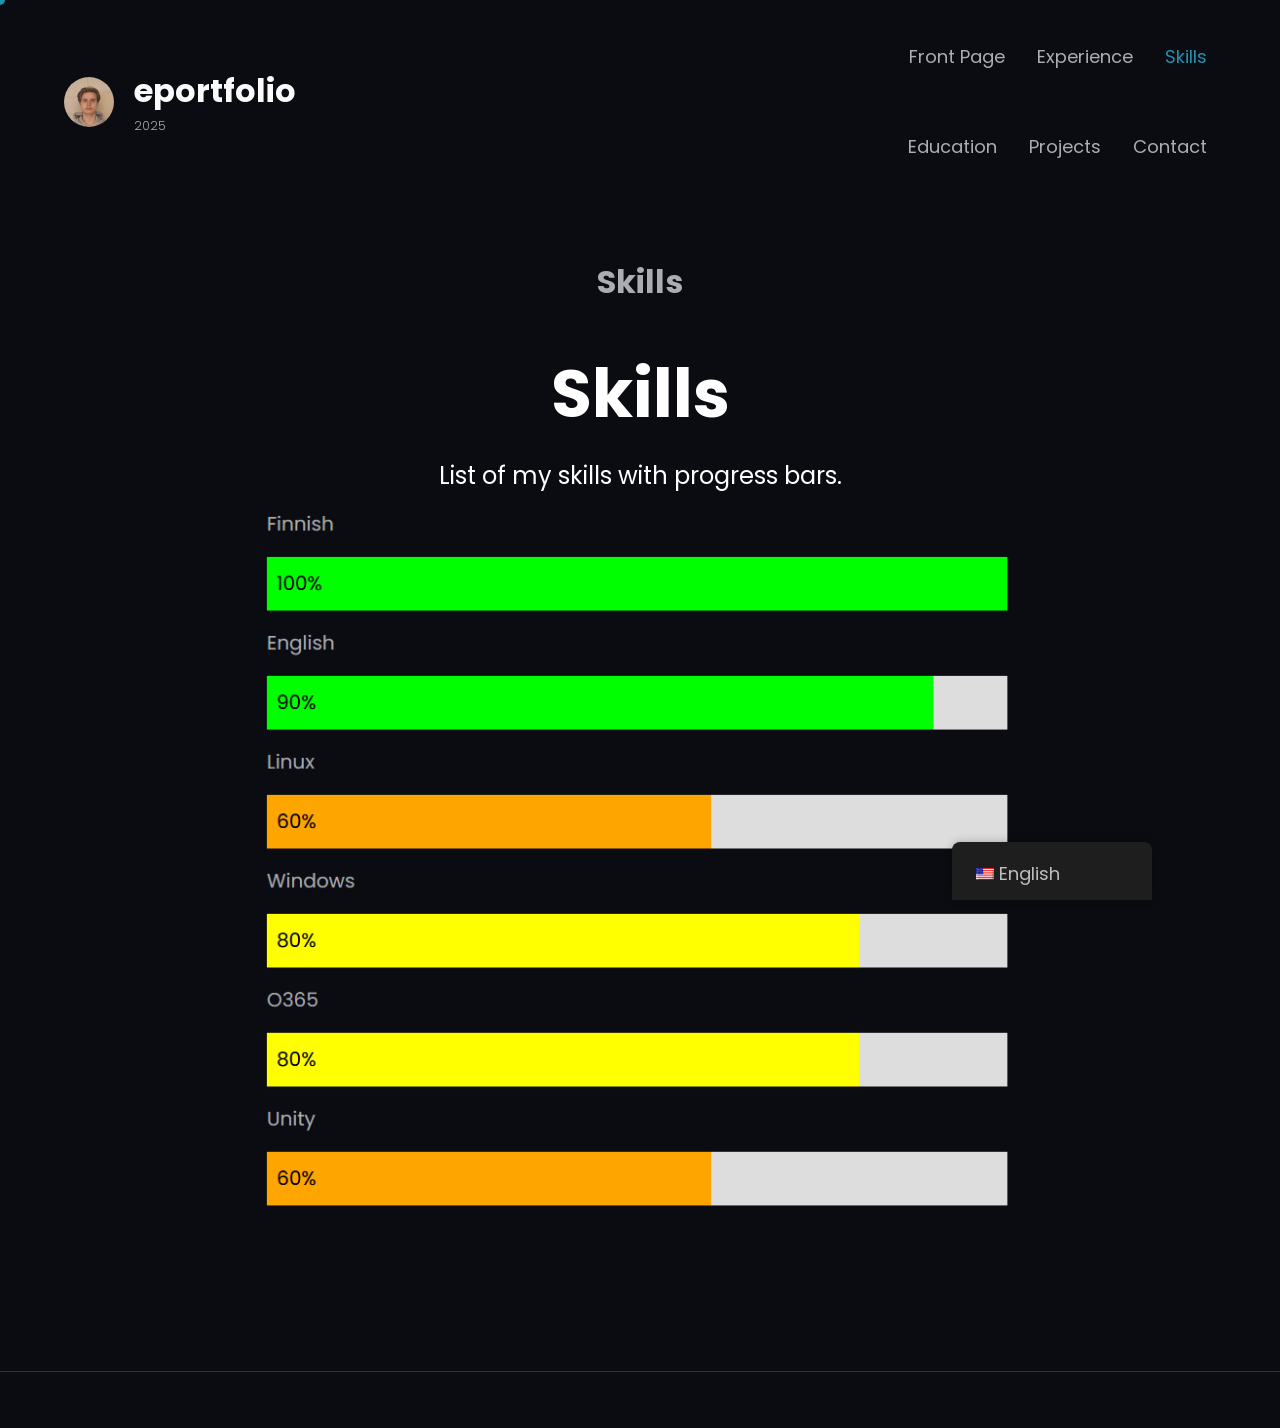
<file: skills/index.html>
<!DOCTYPE html>
<html lang="en-US">
<head>
	<meta charset="UTF-8">
	<meta name="viewport" content="width=device-width, initial-scale=1">
<meta name="robots" content="max-image-preview:large">
	<style>img:is([sizes="auto" i], [sizes^="auto," i]) { contain-intrinsic-size: 3000px 1500px }</style>
	<title>Skills &#8211; eportfolio</title>
<link rel="alternate" type="application/rss+xml" title="eportfolio &raquo; Feed" href="/feed/">
<link rel="alternate" type="application/rss+xml" title="eportfolio &raquo; Comments Feed" href="/comments/feed/">
<script>
window._wpemojiSettings = {"baseUrl":"https:\/\/s.w.org\/images\/core\/emoji\/15.1.0\/72x72\/","ext":".png","svgUrl":"https:\/\/s.w.org\/images\/core\/emoji\/15.1.0\/svg\/","svgExt":".svg","source":{"concatemoji":"\/wp-includes\/js\/wp-emoji-release.min.js?ver=6.8.1"}};
/*! This file is auto-generated */
!function(i,n){var o,s,e;function c(e){try{var t={supportTests:e,timestamp:(new Date).valueOf()};sessionStorage.setItem(o,JSON.stringify(t))}catch(e){}}function p(e,t,n){e.clearRect(0,0,e.canvas.width,e.canvas.height),e.fillText(t,0,0);var t=new Uint32Array(e.getImageData(0,0,e.canvas.width,e.canvas.height).data),r=(e.clearRect(0,0,e.canvas.width,e.canvas.height),e.fillText(n,0,0),new Uint32Array(e.getImageData(0,0,e.canvas.width,e.canvas.height).data));return t.every(function(e,t){return e===r[t]})}function u(e,t,n){switch(t){case"flag":return n(e,"🏳️‍⚧️","🏳️​⚧️")?!1:!n(e,"🇺🇳","🇺​🇳")&&!n(e,"🏴󠁧󠁢󠁥󠁮󠁧󠁿","🏴​󠁧​󠁢​󠁥​󠁮​󠁧​󠁿");case"emoji":return!n(e,"🐦‍🔥","🐦​🔥")}return!1}function f(e,t,n){var r="undefined"!=typeof WorkerGlobalScope&&self instanceof WorkerGlobalScope?new OffscreenCanvas(300,150):i.createElement("canvas"),a=r.getContext("2d",{willReadFrequently:!0}),o=(a.textBaseline="top",a.font="600 32px Arial",{});return e.forEach(function(e){o[e]=t(a,e,n)}),o}function t(e){var t=i.createElement("script");t.src=e,t.defer=!0,i.head.appendChild(t)}"undefined"!=typeof Promise&&(o="wpEmojiSettingsSupports",s=["flag","emoji"],n.supports={everything:!0,everythingExceptFlag:!0},e=new Promise(function(e){i.addEventListener("DOMContentLoaded",e,{once:!0})}),new Promise(function(t){var n=function(){try{var e=JSON.parse(sessionStorage.getItem(o));if("object"==typeof e&&"number"==typeof e.timestamp&&(new Date).valueOf()<e.timestamp+604800&&"object"==typeof e.supportTests)return e.supportTests}catch(e){}return null}();if(!n){if("undefined"!=typeof Worker&&"undefined"!=typeof OffscreenCanvas&&"undefined"!=typeof URL&&URL.createObjectURL&&"undefined"!=typeof Blob)try{var e="postMessage("+f.toString()+"("+[JSON.stringify(s),u.toString(),p.toString()].join(",")+"));",r=new Blob([e],{type:"text/javascript"}),a=new Worker(URL.createObjectURL(r),{name:"wpTestEmojiSupports"});return void(a.onmessage=function(e){c(n=e.data),a.terminate(),t(n)})}catch(e){}c(n=f(s,u,p))}t(n)}).then(function(e){for(var t in e)n.supports[t]=e[t],n.supports.everything=n.supports.everything&&n.supports[t],"flag"!==t&&(n.supports.everythingExceptFlag=n.supports.everythingExceptFlag&&n.supports[t]);n.supports.everythingExceptFlag=n.supports.everythingExceptFlag&&!n.supports.flag,n.DOMReady=!1,n.readyCallback=function(){n.DOMReady=!0}}).then(function(){return e}).then(function(){var e;n.supports.everything||(n.readyCallback(),(e=n.source||{}).concatemoji?t(e.concatemoji):e.wpemoji&&e.twemoji&&(t(e.twemoji),t(e.wpemoji)))}))}((window,document),window._wpemojiSettings);
</script>
<style id="wp-block-site-logo-inline-css">.wp-block-site-logo{box-sizing:border-box;line-height:0}.wp-block-site-logo a{display:inline-block;line-height:0}.wp-block-site-logo.is-default-size img{height:auto;width:120px}.wp-block-site-logo img{height:auto;max-width:100%}.wp-block-site-logo a,.wp-block-site-logo img{border-radius:inherit}.wp-block-site-logo.aligncenter{margin-left:auto;margin-right:auto;text-align:center}:root :where(.wp-block-site-logo.is-style-rounded){border-radius:9999px}</style>
<style id="wp-block-site-title-inline-css">.wp-block-site-title{box-sizing:border-box}.wp-block-site-title :where(a){color:inherit;font-family:inherit;font-size:inherit;font-style:inherit;font-weight:inherit;letter-spacing:inherit;line-height:inherit;text-decoration:inherit}</style>
<style id="wp-block-site-tagline-inline-css">.wp-block-site-tagline{box-sizing:border-box}</style>
<style id="wp-block-group-inline-css">.wp-block-group{box-sizing:border-box}:where(.wp-block-group.wp-block-group-is-layout-constrained){position:relative}</style>
<style id="wp-block-group-theme-inline-css">:where(.wp-block-group.has-background){padding:1.25em 2.375em}</style>
<style id="wp-block-navigation-link-inline-css">.wp-block-navigation .wp-block-navigation-item__label{overflow-wrap:break-word}.wp-block-navigation .wp-block-navigation-item__description{display:none}.link-ui-tools{border-top:1px solid #f0f0f0;padding:8px}.link-ui-block-inserter{padding-top:8px}.link-ui-block-inserter__back{margin-left:8px;text-transform:uppercase}</style>
<link rel="stylesheet" id="wp-block-navigation-css" href="/wp-includes/blocks/navigation/style.min.css?ver=6.8.1" media="all">
<style id="wp-block-template-part-theme-inline-css">:root :where(.wp-block-template-part.has-background){margin-bottom:0;margin-top:0;padding:1.25em 2.375em}</style>
<style id="wp-block-post-title-inline-css">.wp-block-post-title{box-sizing:border-box;word-break:break-word}.wp-block-post-title :where(a){display:inline-block;font-family:inherit;font-size:inherit;font-style:inherit;font-weight:inherit;letter-spacing:inherit;line-height:inherit;text-decoration:inherit}</style>
<style id="wp-block-post-featured-image-inline-css">.wp-block-post-featured-image{margin-left:0;margin-right:0}.wp-block-post-featured-image a{display:block;height:100%}.wp-block-post-featured-image :where(img){box-sizing:border-box;height:auto;max-width:100%;vertical-align:bottom;width:100%}.wp-block-post-featured-image.alignfull img,.wp-block-post-featured-image.alignwide img{width:100%}.wp-block-post-featured-image .wp-block-post-featured-image__overlay.has-background-dim{background-color:#000;inset:0;position:absolute}.wp-block-post-featured-image{position:relative}.wp-block-post-featured-image .wp-block-post-featured-image__overlay.has-background-gradient{background-color:initial}.wp-block-post-featured-image .wp-block-post-featured-image__overlay.has-background-dim-0{opacity:0}.wp-block-post-featured-image .wp-block-post-featured-image__overlay.has-background-dim-10{opacity:.1}.wp-block-post-featured-image .wp-block-post-featured-image__overlay.has-background-dim-20{opacity:.2}.wp-block-post-featured-image .wp-block-post-featured-image__overlay.has-background-dim-30{opacity:.3}.wp-block-post-featured-image .wp-block-post-featured-image__overlay.has-background-dim-40{opacity:.4}.wp-block-post-featured-image .wp-block-post-featured-image__overlay.has-background-dim-50{opacity:.5}.wp-block-post-featured-image .wp-block-post-featured-image__overlay.has-background-dim-60{opacity:.6}.wp-block-post-featured-image .wp-block-post-featured-image__overlay.has-background-dim-70{opacity:.7}.wp-block-post-featured-image .wp-block-post-featured-image__overlay.has-background-dim-80{opacity:.8}.wp-block-post-featured-image .wp-block-post-featured-image__overlay.has-background-dim-90{opacity:.9}.wp-block-post-featured-image .wp-block-post-featured-image__overlay.has-background-dim-100{opacity:1}.wp-block-post-featured-image:where(.alignleft,.alignright){width:100%}</style>
<style id="wp-block-heading-inline-css">h1.has-background,h2.has-background,h3.has-background,h4.has-background,h5.has-background,h6.has-background{padding:1.25em 2.375em}h1.has-text-align-left[style*=writing-mode]:where([style*=vertical-lr]),h1.has-text-align-right[style*=writing-mode]:where([style*=vertical-rl]),h2.has-text-align-left[style*=writing-mode]:where([style*=vertical-lr]),h2.has-text-align-right[style*=writing-mode]:where([style*=vertical-rl]),h3.has-text-align-left[style*=writing-mode]:where([style*=vertical-lr]),h3.has-text-align-right[style*=writing-mode]:where([style*=vertical-rl]),h4.has-text-align-left[style*=writing-mode]:where([style*=vertical-lr]),h4.has-text-align-right[style*=writing-mode]:where([style*=vertical-rl]),h5.has-text-align-left[style*=writing-mode]:where([style*=vertical-lr]),h5.has-text-align-right[style*=writing-mode]:where([style*=vertical-rl]),h6.has-text-align-left[style*=writing-mode]:where([style*=vertical-lr]),h6.has-text-align-right[style*=writing-mode]:where([style*=vertical-rl]){rotate:180deg}</style>
<style id="wp-block-paragraph-inline-css">.is-small-text{font-size:.875em}.is-regular-text{font-size:1em}.is-large-text{font-size:2.25em}.is-larger-text{font-size:3em}.has-drop-cap:not(:focus):first-letter{float:left;font-size:8.4em;font-style:normal;font-weight:100;line-height:.68;margin:.05em .1em 0 0;text-transform:uppercase}body.rtl .has-drop-cap:not(:focus):first-letter{float:none;margin-left:.1em}p.has-drop-cap.has-background{overflow:hidden}:root :where(p.has-background){padding:1.25em 2.375em}:where(p.has-text-color:not(.has-link-color)) a{color:inherit}p.has-text-align-left[style*="writing-mode:vertical-lr"],p.has-text-align-right[style*="writing-mode:vertical-rl"]{rotate:180deg}</style>
<link rel="stylesheet" id="wp-block-image-css" href="/wp-includes/blocks/image/style.min.css?ver=6.8.1" media="all">
<style id="wp-block-image-theme-inline-css">:root :where(.wp-block-image figcaption){color:#555;font-size:13px;text-align:center}.is-dark-theme :root :where(.wp-block-image figcaption){color:#ffffffa6}.wp-block-image{margin:0 0 1em}</style>
<style id="wp-block-columns-inline-css">.wp-block-columns{align-items:normal!important;box-sizing:border-box;display:flex;flex-wrap:wrap!important}@media (min-width:782px){.wp-block-columns{flex-wrap:nowrap!important}}.wp-block-columns.are-vertically-aligned-top{align-items:flex-start}.wp-block-columns.are-vertically-aligned-center{align-items:center}.wp-block-columns.are-vertically-aligned-bottom{align-items:flex-end}@media (max-width:781px){.wp-block-columns:not(.is-not-stacked-on-mobile)>.wp-block-column{flex-basis:100%!important}}@media (min-width:782px){.wp-block-columns:not(.is-not-stacked-on-mobile)>.wp-block-column{flex-basis:0;flex-grow:1}.wp-block-columns:not(.is-not-stacked-on-mobile)>.wp-block-column[style*=flex-basis]{flex-grow:0}}.wp-block-columns.is-not-stacked-on-mobile{flex-wrap:nowrap!important}.wp-block-columns.is-not-stacked-on-mobile>.wp-block-column{flex-basis:0;flex-grow:1}.wp-block-columns.is-not-stacked-on-mobile>.wp-block-column[style*=flex-basis]{flex-grow:0}:where(.wp-block-columns){margin-bottom:1.75em}:where(.wp-block-columns.has-background){padding:1.25em 2.375em}.wp-block-column{flex-grow:1;min-width:0;overflow-wrap:break-word;word-break:break-word}.wp-block-column.is-vertically-aligned-top{align-self:flex-start}.wp-block-column.is-vertically-aligned-center{align-self:center}.wp-block-column.is-vertically-aligned-bottom{align-self:flex-end}.wp-block-column.is-vertically-aligned-stretch{align-self:stretch}.wp-block-column.is-vertically-aligned-bottom,.wp-block-column.is-vertically-aligned-center,.wp-block-column.is-vertically-aligned-top{width:100%}</style>
<style id="wp-block-post-content-inline-css">.wp-block-post-content{display:flow-root}</style>
<style id="wp-block-spacer-inline-css">.wp-block-spacer{clear:both}</style>
<style id="wp-block-buttons-inline-css">.wp-block-buttons{box-sizing:border-box}.wp-block-buttons.is-vertical{flex-direction:column}.wp-block-buttons.is-vertical>.wp-block-button:last-child{margin-bottom:0}.wp-block-buttons>.wp-block-button{display:inline-block;margin:0}.wp-block-buttons.is-content-justification-left{justify-content:flex-start}.wp-block-buttons.is-content-justification-left.is-vertical{align-items:flex-start}.wp-block-buttons.is-content-justification-center{justify-content:center}.wp-block-buttons.is-content-justification-center.is-vertical{align-items:center}.wp-block-buttons.is-content-justification-right{justify-content:flex-end}.wp-block-buttons.is-content-justification-right.is-vertical{align-items:flex-end}.wp-block-buttons.is-content-justification-space-between{justify-content:space-between}.wp-block-buttons.aligncenter{text-align:center}.wp-block-buttons:not(.is-content-justification-space-between,.is-content-justification-right,.is-content-justification-left,.is-content-justification-center) .wp-block-button.aligncenter{margin-left:auto;margin-right:auto;width:100%}.wp-block-buttons[style*=text-decoration] .wp-block-button,.wp-block-buttons[style*=text-decoration] .wp-block-button__link{text-decoration:inherit}.wp-block-buttons.has-custom-font-size .wp-block-button__link{font-size:inherit}.wp-block-button.aligncenter{text-align:center}</style>
<style id="wp-block-button-inline-css">.wp-block-button__link{align-content:center;box-sizing:border-box;cursor:pointer;display:inline-block;height:100%;text-align:center;width:100%;word-break:break-word}.wp-block-button__link.aligncenter{text-align:center}.wp-block-button__link.alignright{text-align:right}:where(.wp-block-button__link){border-radius:9999px;box-shadow:none;padding:calc(.667em + 2px) calc(1.333em + 2px);text-decoration:none}.wp-block-button[style*=text-decoration] .wp-block-button__link{text-decoration:inherit}.wp-block-buttons>.wp-block-button.has-custom-width{max-width:none}.wp-block-buttons>.wp-block-button.has-custom-width .wp-block-button__link{width:100%}.wp-block-buttons>.wp-block-button.has-custom-font-size .wp-block-button__link{font-size:inherit}.wp-block-buttons>.wp-block-button.wp-block-button__width-25{width:calc(25% - var(--wp--style--block-gap, .5em)*.75)}.wp-block-buttons>.wp-block-button.wp-block-button__width-50{width:calc(50% - var(--wp--style--block-gap, .5em)*.5)}.wp-block-buttons>.wp-block-button.wp-block-button__width-75{width:calc(75% - var(--wp--style--block-gap, .5em)*.25)}.wp-block-buttons>.wp-block-button.wp-block-button__width-100{flex-basis:100%;width:100%}.wp-block-buttons.is-vertical>.wp-block-button.wp-block-button__width-25{width:25%}.wp-block-buttons.is-vertical>.wp-block-button.wp-block-button__width-50{width:50%}.wp-block-buttons.is-vertical>.wp-block-button.wp-block-button__width-75{width:75%}.wp-block-button.is-style-squared,.wp-block-button__link.wp-block-button.is-style-squared{border-radius:0}.wp-block-button.no-border-radius,.wp-block-button__link.no-border-radius{border-radius:0!important}:root :where(.wp-block-button .wp-block-button__link.is-style-outline),:root :where(.wp-block-button.is-style-outline>.wp-block-button__link){border:2px solid;padding:.667em 1.333em}:root :where(.wp-block-button .wp-block-button__link.is-style-outline:not(.has-text-color)),:root :where(.wp-block-button.is-style-outline>.wp-block-button__link:not(.has-text-color)){color:currentColor}:root :where(.wp-block-button .wp-block-button__link.is-style-outline:not(.has-background)),:root :where(.wp-block-button.is-style-outline>.wp-block-button__link:not(.has-background)){background-color:initial;background-image:none}</style>
<style id="wp-block-library-inline-css">:root{--wp-admin-theme-color:#007cba;--wp-admin-theme-color--rgb:0,124,186;--wp-admin-theme-color-darker-10:#006ba1;--wp-admin-theme-color-darker-10--rgb:0,107,161;--wp-admin-theme-color-darker-20:#005a87;--wp-admin-theme-color-darker-20--rgb:0,90,135;--wp-admin-border-width-focus:2px;--wp-block-synced-color:#7a00df;--wp-block-synced-color--rgb:122,0,223;--wp-bound-block-color:var(--wp-block-synced-color)}@media (min-resolution:192dpi){:root{--wp-admin-border-width-focus:1.5px}}.wp-element-button{cursor:pointer}:root{--wp--preset--font-size--normal:16px;--wp--preset--font-size--huge:42px}:root .has-very-light-gray-background-color{background-color:#eee}:root .has-very-dark-gray-background-color{background-color:#313131}:root .has-very-light-gray-color{color:#eee}:root .has-very-dark-gray-color{color:#313131}:root .has-vivid-green-cyan-to-vivid-cyan-blue-gradient-background{background:linear-gradient(135deg,#00d084,#0693e3)}:root .has-purple-crush-gradient-background{background:linear-gradient(135deg,#34e2e4,#4721fb 50%,#ab1dfe)}:root .has-hazy-dawn-gradient-background{background:linear-gradient(135deg,#faaca8,#dad0ec)}:root .has-subdued-olive-gradient-background{background:linear-gradient(135deg,#fafae1,#67a671)}:root .has-atomic-cream-gradient-background{background:linear-gradient(135deg,#fdd79a,#004a59)}:root .has-nightshade-gradient-background{background:linear-gradient(135deg,#330968,#31cdcf)}:root .has-midnight-gradient-background{background:linear-gradient(135deg,#020381,#2874fc)}.has-regular-font-size{font-size:1em}.has-larger-font-size{font-size:2.625em}.has-normal-font-size{font-size:var(--wp--preset--font-size--normal)}.has-huge-font-size{font-size:var(--wp--preset--font-size--huge)}.has-text-align-center{text-align:center}.has-text-align-left{text-align:left}.has-text-align-right{text-align:right}#end-resizable-editor-section{display:none}.aligncenter{clear:both}.items-justified-left{justify-content:flex-start}.items-justified-center{justify-content:center}.items-justified-right{justify-content:flex-end}.items-justified-space-between{justify-content:space-between}.screen-reader-text{border:0;clip-path:inset(50%);height:1px;margin:-1px;overflow:hidden;padding:0;position:absolute;width:1px;word-wrap:normal!important}.screen-reader-text:focus{background-color:#ddd;clip-path:none;color:#444;display:block;font-size:1em;height:auto;left:5px;line-height:normal;padding:15px 23px 14px;text-decoration:none;top:5px;width:auto;z-index:100000}html :where(.has-border-color){border-style:solid}html :where([style*=border-top-color]){border-top-style:solid}html :where([style*=border-right-color]){border-right-style:solid}html :where([style*=border-bottom-color]){border-bottom-style:solid}html :where([style*=border-left-color]){border-left-style:solid}html :where([style*=border-width]){border-style:solid}html :where([style*=border-top-width]){border-top-style:solid}html :where([style*=border-right-width]){border-right-style:solid}html :where([style*=border-bottom-width]){border-bottom-style:solid}html :where([style*=border-left-width]){border-left-style:solid}html :where(img[class*=wp-image-]){height:auto;max-width:100%}:where(figure){margin:0 0 1em}html :where(.is-position-sticky){--wp-admin--admin-bar--position-offset:var(--wp-admin--admin-bar--height,0px)}@media screen and (max-width:600px){html :where(.is-position-sticky){--wp-admin--admin-bar--position-offset:0px}}</style>
<style id="global-styles-inline-css">:root{--wp--preset--aspect-ratio--square: 1;--wp--preset--aspect-ratio--4-3: 4/3;--wp--preset--aspect-ratio--3-4: 3/4;--wp--preset--aspect-ratio--3-2: 3/2;--wp--preset--aspect-ratio--2-3: 2/3;--wp--preset--aspect-ratio--16-9: 16/9;--wp--preset--aspect-ratio--9-16: 9/16;--wp--preset--color--black: #000000;--wp--preset--color--cyan-bluish-gray: #abb8c3;--wp--preset--color--white: #ffffff;--wp--preset--color--pale-pink: #f78da7;--wp--preset--color--vivid-red: #cf2e2e;--wp--preset--color--luminous-vivid-orange: #ff6900;--wp--preset--color--luminous-vivid-amber: #fcb900;--wp--preset--color--light-green-cyan: #7bdcb5;--wp--preset--color--vivid-green-cyan: #00d084;--wp--preset--color--pale-cyan-blue: #8ed1fc;--wp--preset--color--vivid-cyan-blue: #0693e3;--wp--preset--color--vivid-purple: #9b51e0;--wp--preset--color--background: #0A0C11;--wp--preset--color--foreground: #ffffff;--wp--preset--color--primary: #2292b1;--wp--preset--color--secondary: #222222;--wp--preset--color--tertiary: #0a0a0a;--wp--preset--color--text-link: #fafafa;--wp--preset--color--body-text: #abadb3;--wp--preset--color--meta: #666666;--wp--preset--color--border-color: #323438;--wp--preset--color--color-light: #fbfbfb;--wp--preset--color--color-dark: #000000;--wp--preset--color--footer-text: #999999;--wp--preset--color--footer-border-dark: #313131;--wp--preset--color--gray: #cccccc;--wp--preset--color--patrick-blue: #1b3385;--wp--preset--color--blue-green: #25c5c9;--wp--preset--gradient--vivid-cyan-blue-to-vivid-purple: linear-gradient(135deg,rgba(6,147,227,1) 0%,rgb(155,81,224) 100%);--wp--preset--gradient--light-green-cyan-to-vivid-green-cyan: linear-gradient(135deg,rgb(122,220,180) 0%,rgb(0,208,130) 100%);--wp--preset--gradient--luminous-vivid-amber-to-luminous-vivid-orange: linear-gradient(135deg,rgba(252,185,0,1) 0%,rgba(255,105,0,1) 100%);--wp--preset--gradient--luminous-vivid-orange-to-vivid-red: linear-gradient(135deg,rgba(255,105,0,1) 0%,rgb(207,46,46) 100%);--wp--preset--gradient--very-light-gray-to-cyan-bluish-gray: linear-gradient(135deg,rgb(238,238,238) 0%,rgb(169,184,195) 100%);--wp--preset--gradient--cool-to-warm-spectrum: linear-gradient(135deg,rgb(74,234,220) 0%,rgb(151,120,209) 20%,rgb(207,42,186) 40%,rgb(238,44,130) 60%,rgb(251,105,98) 80%,rgb(254,248,76) 100%);--wp--preset--gradient--blush-light-purple: linear-gradient(135deg,rgb(255,206,236) 0%,rgb(152,150,240) 100%);--wp--preset--gradient--blush-bordeaux: linear-gradient(135deg,rgb(254,205,165) 0%,rgb(254,45,45) 50%,rgb(107,0,62) 100%);--wp--preset--gradient--luminous-dusk: linear-gradient(135deg,rgb(255,203,112) 0%,rgb(199,81,192) 50%,rgb(65,88,208) 100%);--wp--preset--gradient--pale-ocean: linear-gradient(135deg,rgb(255,245,203) 0%,rgb(182,227,212) 50%,rgb(51,167,181) 100%);--wp--preset--gradient--electric-grass: linear-gradient(135deg,rgb(202,248,128) 0%,rgb(113,206,126) 100%);--wp--preset--gradient--midnight: linear-gradient(135deg,rgb(2,3,129) 0%,rgb(40,116,252) 100%);--wp--preset--gradient--horizontal-patrick-blue-to-blue-green: linear-gradient(to right,var(--wp--preset--color--patrick-blue) 0%,var(--wp--preset--color--blue-green) 100%);--wp--preset--font-size--small: 15px;--wp--preset--font-size--medium: 16px;--wp--preset--font-size--large: clamp(24px,4.2vw,32px);--wp--preset--font-size--x-large: 42px;--wp--preset--font-size--tiny: 13px;--wp--preset--font-size--extra-small: 14px;--wp--preset--font-size--upper-heading: 18px;--wp--preset--font-size--normal: clamp(18px,1.6vw,20px);--wp--preset--font-size--content-heading: clamp(22px,3vw,24px);--wp--preset--font-size--extra-large: clamp(28px,6vw,36px);--wp--preset--font-size--product-heading: clamp(32px,4.8vw,42px);--wp--preset--font-size--huge: clamp(42px,5.2vw,80px);--wp--preset--font-size--colossal: clamp(46px,5.2vw,110px);--wp--preset--font-family--poppins: "Poppins", serif;--wp--preset--spacing--20: 0.44rem;--wp--preset--spacing--30: 0.67rem;--wp--preset--spacing--40: 1rem;--wp--preset--spacing--50: 1.5rem;--wp--preset--spacing--60: 2.25rem;--wp--preset--spacing--70: 3.38rem;--wp--preset--spacing--80: 5.06rem;--wp--preset--shadow--natural: 6px 6px 9px rgba(0, 0, 0, 0.2);--wp--preset--shadow--deep: 12px 12px 50px rgba(0, 0, 0, 0.4);--wp--preset--shadow--sharp: 6px 6px 0px rgba(0, 0, 0, 0.2);--wp--preset--shadow--outlined: 6px 6px 0px -3px rgba(255, 255, 255, 1), 6px 6px rgba(0, 0, 0, 1);--wp--preset--shadow--crisp: 6px 6px 0px rgba(0, 0, 0, 1);--wp--custom--spacing--tiny: clamp(21px, 2vw, 28px);--wp--custom--spacing--extra-small: clamp(28px, 3.5vw, 35px);--wp--custom--spacing--wp-comment-horizontal: clamp(30px, 3.7vw, 70px);--wp--custom--spacing--wp-comment-vertical: clamp(30px, 3.5vw, 49px);--wp--custom--spacing--wp-block-sidebar: clamp(7px,3.5vw,60px);--wp--custom--spacing--wp-block-sidebar-widget: clamp(35px, 3.5vw, 49px);--wp--custom--spacing--wp-block-page-numbers: clamp(49px, 3.3vw, 63px);--wp--custom--spacing--wp-footer-vertical: clamp(30px, 4vw, 70px);--wp--custom--spacing--normal: clamp(30px, 3.5vw, 40px);--wp--custom--spacing--small: max(1.75rem, 5vw);--wp--custom--spacing--medium: clamp(2rem, 8vw, calc(4 * var(--wp--style--block-gap)));--wp--custom--spacing--large: clamp(3.5rem, 10vw, 5.0625rem);--wp--custom--spacing--outer: var(--wp--custom--spacing--small, 1.25rem);--wp--custom--spacing--section-block-top: clamp(42px, 7.5vw, 140px);--wp--custom--spacing--section-block-bottom: clamp(12px, 5.5vw, 70px);--wp--custom--spacing--section-pricing-content: clamp(21px, 5.5vw, 42px);--wp--custom--spacing--main-block-gap: clamp(42px, 4.5vw, 70px);--wp--custom--spacing--testimonial-inner-gap: clamp(35px, 3.5vw, 42px);--wp--custom--spacing--group-heading-bottom-gap: clamp(35px, 3.5vw, 56px);--wp--custom--typography--font-size--heading-one: clamp(36px,3.5vw,58px);--wp--custom--typography--font-size--heading-two: clamp(32px,2.6vw,49px);--wp--custom--typography--font-size--heading-three: clamp(28px,1.9vw,36px);--wp--custom--typography--font-size--heading-four: clamp(24px,2vw,28px);--wp--custom--typography--font-size--heading-five: clamp(22px,1.3vw,24px);--wp--custom--typography--font-size--heading-six: 18px;--wp--custom--typography--font-size--huge-post-title: clamp(38px,4vw,70px);--wp--custom--typography--line-height--heading-one: 1.38;--wp--custom--typography--line-height--heading-two: 1.43;--wp--custom--typography--line-height--heading-three: 1.31;--wp--custom--typography--line-height--heading-four: 1.5;--wp--custom--typography--line-height--heading-five: 1.458333333333333;--wp--custom--typography--line-height--heading-six: 1.56;--wp--custom--typography--line-height--paragraph: 1.75;--wp--custom--typography--line-height--post-title: 1.38;--wp--custom--typography--line-height--extra-small: 21px;--wp--custom--typography--line-height--small: 28px;--wp--custom--typography--line-height--normal: normal;--wp--custom--typography--font-weight--light: 300;--wp--custom--typography--font-weight--regular: 400;--wp--custom--typography--font-weight--medium: 500;--wp--custom--typography--font-weight--bold: 700;--wp--custom--typography--font-weight--black: 900;}:root { --wp--style--global--content-size: 760px;--wp--style--global--wide-size: 1400px; }:where(body) { margin: 0; }.wp-site-blocks > .alignleft { float: left; margin-right: 2em; }.wp-site-blocks > .alignright { float: right; margin-left: 2em; }.wp-site-blocks > .aligncenter { justify-content: center; margin-left: auto; margin-right: auto; }:where(.wp-site-blocks) > * { margin-block-start: var(--wp--preset--spacing--40); margin-block-end: 0; }:where(.wp-site-blocks) > :first-child { margin-block-start: 0; }:where(.wp-site-blocks) > :last-child { margin-block-end: 0; }:root { --wp--style--block-gap: var(--wp--preset--spacing--40); }:root :where(.is-layout-flow) > :first-child{margin-block-start: 0;}:root :where(.is-layout-flow) > :last-child{margin-block-end: 0;}:root :where(.is-layout-flow) > *{margin-block-start: var(--wp--preset--spacing--40);margin-block-end: 0;}:root :where(.is-layout-constrained) > :first-child{margin-block-start: 0;}:root :where(.is-layout-constrained) > :last-child{margin-block-end: 0;}:root :where(.is-layout-constrained) > *{margin-block-start: var(--wp--preset--spacing--40);margin-block-end: 0;}:root :where(.is-layout-flex){gap: var(--wp--preset--spacing--40);}:root :where(.is-layout-grid){gap: var(--wp--preset--spacing--40);}.is-layout-flow > .alignleft{float: left;margin-inline-start: 0;margin-inline-end: 2em;}.is-layout-flow > .alignright{float: right;margin-inline-start: 2em;margin-inline-end: 0;}.is-layout-flow > .aligncenter{margin-left: auto !important;margin-right: auto !important;}.is-layout-constrained > .alignleft{float: left;margin-inline-start: 0;margin-inline-end: 2em;}.is-layout-constrained > .alignright{float: right;margin-inline-start: 2em;margin-inline-end: 0;}.is-layout-constrained > .aligncenter{margin-left: auto !important;margin-right: auto !important;}.is-layout-constrained > :where(:not(.alignleft):not(.alignright):not(.alignfull)){max-width: var(--wp--style--global--content-size);margin-left: auto !important;margin-right: auto !important;}.is-layout-constrained > .alignwide{max-width: var(--wp--style--global--wide-size);}body .is-layout-flex{display: flex;}.is-layout-flex{flex-wrap: wrap;align-items: center;}.is-layout-flex > :is(*, div){margin: 0;}body .is-layout-grid{display: grid;}.is-layout-grid > :is(*, div){margin: 0;}body{background-color: var(--wp--preset--color--background);color: var(--wp--preset--color--body-text);font-family: var(--wp--preset--font-family--poppins);font-size: var(--wp--preset--font-size--normal);font-weight: 400;line-height: var(--wp--custom--typography--line-height--paragraph);padding-top: 0px;padding-right: 0px;padding-bottom: 0px;padding-left: 0px;}a:where(:not(.wp-element-button)){color: var(--wp--preset--color--text-link);text-decoration: underline;}h1{font-size: var(--wp--custom--typography--font-size--heading-one);line-height: var(--wp--custom--typography--line-height--heading-one);}h2{font-size: var(--wp--custom--typography--font-size--heading-two);line-height: var(--wp--custom--typography--line-height--heading-two);}h3{font-size: var(--wp--custom--typography--font-size--heading-three);line-height: var(--wp--custom--typography--line-height--heading-three);}h4{font-size: var(--wp--custom--typography--font-size--heading-four);line-height: var(--wp--custom--typography--line-height--heading-four);}h5{font-size: var(--wp--custom--typography--font-size--heading-five);line-height: var(--wp--custom--typography--line-height--heading-five);}h6{font-size: var(--wp--custom--typography--font-size--heading-six);line-height: var(--wp--custom--typography--line-height--heading-six);}:root :where(.wp-element-button, .wp-block-button__link){background-color: #32373c;border-width: 0;color: #fff;font-family: inherit;font-size: inherit;line-height: inherit;padding: calc(0.667em + 2px) calc(1.333em + 2px);text-decoration: none;}.has-black-color{color: var(--wp--preset--color--black) !important;}.has-cyan-bluish-gray-color{color: var(--wp--preset--color--cyan-bluish-gray) !important;}.has-white-color{color: var(--wp--preset--color--white) !important;}.has-pale-pink-color{color: var(--wp--preset--color--pale-pink) !important;}.has-vivid-red-color{color: var(--wp--preset--color--vivid-red) !important;}.has-luminous-vivid-orange-color{color: var(--wp--preset--color--luminous-vivid-orange) !important;}.has-luminous-vivid-amber-color{color: var(--wp--preset--color--luminous-vivid-amber) !important;}.has-light-green-cyan-color{color: var(--wp--preset--color--light-green-cyan) !important;}.has-vivid-green-cyan-color{color: var(--wp--preset--color--vivid-green-cyan) !important;}.has-pale-cyan-blue-color{color: var(--wp--preset--color--pale-cyan-blue) !important;}.has-vivid-cyan-blue-color{color: var(--wp--preset--color--vivid-cyan-blue) !important;}.has-vivid-purple-color{color: var(--wp--preset--color--vivid-purple) !important;}.has-background-color{color: var(--wp--preset--color--background) !important;}.has-foreground-color{color: var(--wp--preset--color--foreground) !important;}.has-primary-color{color: var(--wp--preset--color--primary) !important;}.has-secondary-color{color: var(--wp--preset--color--secondary) !important;}.has-tertiary-color{color: var(--wp--preset--color--tertiary) !important;}.has-text-link-color{color: var(--wp--preset--color--text-link) !important;}.has-body-text-color{color: var(--wp--preset--color--body-text) !important;}.has-meta-color{color: var(--wp--preset--color--meta) !important;}.has-border-color-color{color: var(--wp--preset--color--border-color) !important;}.has-color-light-color{color: var(--wp--preset--color--color-light) !important;}.has-color-dark-color{color: var(--wp--preset--color--color-dark) !important;}.has-footer-text-color{color: var(--wp--preset--color--footer-text) !important;}.has-footer-border-dark-color{color: var(--wp--preset--color--footer-border-dark) !important;}.has-gray-color{color: var(--wp--preset--color--gray) !important;}.has-patrick-blue-color{color: var(--wp--preset--color--patrick-blue) !important;}.has-blue-green-color{color: var(--wp--preset--color--blue-green) !important;}.has-black-background-color{background-color: var(--wp--preset--color--black) !important;}.has-cyan-bluish-gray-background-color{background-color: var(--wp--preset--color--cyan-bluish-gray) !important;}.has-white-background-color{background-color: var(--wp--preset--color--white) !important;}.has-pale-pink-background-color{background-color: var(--wp--preset--color--pale-pink) !important;}.has-vivid-red-background-color{background-color: var(--wp--preset--color--vivid-red) !important;}.has-luminous-vivid-orange-background-color{background-color: var(--wp--preset--color--luminous-vivid-orange) !important;}.has-luminous-vivid-amber-background-color{background-color: var(--wp--preset--color--luminous-vivid-amber) !important;}.has-light-green-cyan-background-color{background-color: var(--wp--preset--color--light-green-cyan) !important;}.has-vivid-green-cyan-background-color{background-color: var(--wp--preset--color--vivid-green-cyan) !important;}.has-pale-cyan-blue-background-color{background-color: var(--wp--preset--color--pale-cyan-blue) !important;}.has-vivid-cyan-blue-background-color{background-color: var(--wp--preset--color--vivid-cyan-blue) !important;}.has-vivid-purple-background-color{background-color: var(--wp--preset--color--vivid-purple) !important;}.has-background-background-color{background-color: var(--wp--preset--color--background) !important;}.has-foreground-background-color{background-color: var(--wp--preset--color--foreground) !important;}.has-primary-background-color{background-color: var(--wp--preset--color--primary) !important;}.has-secondary-background-color{background-color: var(--wp--preset--color--secondary) !important;}.has-tertiary-background-color{background-color: var(--wp--preset--color--tertiary) !important;}.has-text-link-background-color{background-color: var(--wp--preset--color--text-link) !important;}.has-body-text-background-color{background-color: var(--wp--preset--color--body-text) !important;}.has-meta-background-color{background-color: var(--wp--preset--color--meta) !important;}.has-border-color-background-color{background-color: var(--wp--preset--color--border-color) !important;}.has-color-light-background-color{background-color: var(--wp--preset--color--color-light) !important;}.has-color-dark-background-color{background-color: var(--wp--preset--color--color-dark) !important;}.has-footer-text-background-color{background-color: var(--wp--preset--color--footer-text) !important;}.has-footer-border-dark-background-color{background-color: var(--wp--preset--color--footer-border-dark) !important;}.has-gray-background-color{background-color: var(--wp--preset--color--gray) !important;}.has-patrick-blue-background-color{background-color: var(--wp--preset--color--patrick-blue) !important;}.has-blue-green-background-color{background-color: var(--wp--preset--color--blue-green) !important;}.has-black-border-color{border-color: var(--wp--preset--color--black) !important;}.has-cyan-bluish-gray-border-color{border-color: var(--wp--preset--color--cyan-bluish-gray) !important;}.has-white-border-color{border-color: var(--wp--preset--color--white) !important;}.has-pale-pink-border-color{border-color: var(--wp--preset--color--pale-pink) !important;}.has-vivid-red-border-color{border-color: var(--wp--preset--color--vivid-red) !important;}.has-luminous-vivid-orange-border-color{border-color: var(--wp--preset--color--luminous-vivid-orange) !important;}.has-luminous-vivid-amber-border-color{border-color: var(--wp--preset--color--luminous-vivid-amber) !important;}.has-light-green-cyan-border-color{border-color: var(--wp--preset--color--light-green-cyan) !important;}.has-vivid-green-cyan-border-color{border-color: var(--wp--preset--color--vivid-green-cyan) !important;}.has-pale-cyan-blue-border-color{border-color: var(--wp--preset--color--pale-cyan-blue) !important;}.has-vivid-cyan-blue-border-color{border-color: var(--wp--preset--color--vivid-cyan-blue) !important;}.has-vivid-purple-border-color{border-color: var(--wp--preset--color--vivid-purple) !important;}.has-background-border-color{border-color: var(--wp--preset--color--background) !important;}.has-foreground-border-color{border-color: var(--wp--preset--color--foreground) !important;}.has-primary-border-color{border-color: var(--wp--preset--color--primary) !important;}.has-secondary-border-color{border-color: var(--wp--preset--color--secondary) !important;}.has-tertiary-border-color{border-color: var(--wp--preset--color--tertiary) !important;}.has-text-link-border-color{border-color: var(--wp--preset--color--text-link) !important;}.has-body-text-border-color{border-color: var(--wp--preset--color--body-text) !important;}.has-meta-border-color{border-color: var(--wp--preset--color--meta) !important;}.has-border-color-border-color{border-color: var(--wp--preset--color--border-color) !important;}.has-color-light-border-color{border-color: var(--wp--preset--color--color-light) !important;}.has-color-dark-border-color{border-color: var(--wp--preset--color--color-dark) !important;}.has-footer-text-border-color{border-color: var(--wp--preset--color--footer-text) !important;}.has-footer-border-dark-border-color{border-color: var(--wp--preset--color--footer-border-dark) !important;}.has-gray-border-color{border-color: var(--wp--preset--color--gray) !important;}.has-patrick-blue-border-color{border-color: var(--wp--preset--color--patrick-blue) !important;}.has-blue-green-border-color{border-color: var(--wp--preset--color--blue-green) !important;}.has-vivid-cyan-blue-to-vivid-purple-gradient-background{background: var(--wp--preset--gradient--vivid-cyan-blue-to-vivid-purple) !important;}.has-light-green-cyan-to-vivid-green-cyan-gradient-background{background: var(--wp--preset--gradient--light-green-cyan-to-vivid-green-cyan) !important;}.has-luminous-vivid-amber-to-luminous-vivid-orange-gradient-background{background: var(--wp--preset--gradient--luminous-vivid-amber-to-luminous-vivid-orange) !important;}.has-luminous-vivid-orange-to-vivid-red-gradient-background{background: var(--wp--preset--gradient--luminous-vivid-orange-to-vivid-red) !important;}.has-very-light-gray-to-cyan-bluish-gray-gradient-background{background: var(--wp--preset--gradient--very-light-gray-to-cyan-bluish-gray) !important;}.has-cool-to-warm-spectrum-gradient-background{background: var(--wp--preset--gradient--cool-to-warm-spectrum) !important;}.has-blush-light-purple-gradient-background{background: var(--wp--preset--gradient--blush-light-purple) !important;}.has-blush-bordeaux-gradient-background{background: var(--wp--preset--gradient--blush-bordeaux) !important;}.has-luminous-dusk-gradient-background{background: var(--wp--preset--gradient--luminous-dusk) !important;}.has-pale-ocean-gradient-background{background: var(--wp--preset--gradient--pale-ocean) !important;}.has-electric-grass-gradient-background{background: var(--wp--preset--gradient--electric-grass) !important;}.has-midnight-gradient-background{background: var(--wp--preset--gradient--midnight) !important;}.has-horizontal-patrick-blue-to-blue-green-gradient-background{background: var(--wp--preset--gradient--horizontal-patrick-blue-to-blue-green) !important;}.has-small-font-size{font-size: var(--wp--preset--font-size--small) !important;}.has-medium-font-size{font-size: var(--wp--preset--font-size--medium) !important;}.has-large-font-size{font-size: var(--wp--preset--font-size--large) !important;}.has-x-large-font-size{font-size: var(--wp--preset--font-size--x-large) !important;}.has-tiny-font-size{font-size: var(--wp--preset--font-size--tiny) !important;}.has-extra-small-font-size{font-size: var(--wp--preset--font-size--extra-small) !important;}.has-upper-heading-font-size{font-size: var(--wp--preset--font-size--upper-heading) !important;}.has-normal-font-size{font-size: var(--wp--preset--font-size--normal) !important;}.has-content-heading-font-size{font-size: var(--wp--preset--font-size--content-heading) !important;}.has-extra-large-font-size{font-size: var(--wp--preset--font-size--extra-large) !important;}.has-product-heading-font-size{font-size: var(--wp--preset--font-size--product-heading) !important;}.has-huge-font-size{font-size: var(--wp--preset--font-size--huge) !important;}.has-colossal-font-size{font-size: var(--wp--preset--font-size--colossal) !important;}.has-poppins-font-family{font-family: var(--wp--preset--font-family--poppins) !important;}
:root :where(.wp-block-button .wp-block-button__link){background: var(--wp--preset--gradient--horizontal-patrick-blue-to-blue-green);border-radius: 30px;color: var(--wp--preset--color--color-light);font-size: var(--wp--preset--font-size--upper-heading);font-weight: var(--wp--custom--typography--font-weight--bold);line-height: var(--wp--custom--typography--line-height--heading-six);margin-top: 0.8rem;padding-top: clamp(12px, 2.5vw, 16px);padding-right: clamp(21px, 2.5vw, 35px);padding-bottom: clamp(12px, 2.5vw, 16px);padding-left: clamp(21px, 2.5vw, 35px);text-transform: capitalize;}
:root :where(.wp-block-post-title){font-size: var(--wp--custom--typography--font-size--heading-four);font-weight: var(--wp--custom--typography--font-weight--bold);line-height: var(--wp--custom--typography--line-height--heading-four);}
:root :where(.wp-block-site-title){font-size: var(--wp--preset--font-size--large);font-weight: var(--wp--custom--typography--font-weight--bold);line-height: var(--wp--custom--typography--line-height--normal);}
:root :where(.wp-block-site-tagline){color: var(--wp--preset--color--body-text);font-size: 12px;font-weight: 300;margin-top: 0;}
:root :where(.wp-block-heading){color: var(--wp--preset--color--foreground);font-weight: var(--wp--custom--typography--font-weight--bold);margin-top: 0px;margin-bottom: 0px;}
:root :where(.wp-block-navigation){color: var(--wp--preset--color--body-text);font-size: var(--wp--preset--font-size--upper-heading);font-weight: var(--wp--custom--typography--font-weight--regular);line-height: var(--wp--custom--typography--line-height--heading-six);text-transform: capitalize;}</style>
<style id="block-style-variation-styles-inline-css">:root :where(.wp-block-site-logo.is-style-rounded--1){border-radius: 9999px;}</style>
<style id="wp-emoji-styles-inline-css">img.wp-smiley, img.emoji {
		display: inline !important;
		border: none !important;
		box-shadow: none !important;
		height: 1em !important;
		width: 1em !important;
		margin: 0 0.07em !important;
		vertical-align: -0.1em !important;
		background: none !important;
		padding: 0 !important;
	}</style>
<style id="core-block-supports-inline-css">.wp-container-core-group-is-layout-efb20f49{gap:20px;}.wp-container-core-navigation-is-layout-9a50c4af{justify-content:center;}.wp-container-core-group-is-layout-17124a9a{flex-wrap:nowrap;justify-content:flex-end;}.wp-container-core-group-is-layout-79f487ac{justify-content:space-between;}.wp-container-core-columns-is-layout-28f84493{flex-wrap:nowrap;}</style>
<style id="wp-block-template-skip-link-inline-css">.skip-link.screen-reader-text {
			border: 0;
			clip-path: inset(50%);
			height: 1px;
			margin: -1px;
			overflow: hidden;
			padding: 0;
			position: absolute !important;
			width: 1px;
			word-wrap: normal !important;
		}

		.skip-link.screen-reader-text:focus {
			background-color: #eee;
			clip-path: none;
			color: #444;
			display: block;
			font-size: 1em;
			height: auto;
			left: 5px;
			line-height: normal;
			padding: 15px 23px 14px;
			text-decoration: none;
			top: 5px;
			width: auto;
			z-index: 100000;
		}</style>
<link rel="stylesheet" id="trp-floater-language-switcher-style-css" href="/wp-content/plugins/translatepress-multilingual/assets/css/trp-floater-language-switcher.css?ver=2.9.13" media="all">
<link rel="stylesheet" id="trp-language-switcher-style-css" href="/wp-content/plugins/translatepress-multilingual/assets/css/trp-language-switcher.css?ver=2.9.13" media="all">
<link rel="stylesheet" id="bizboost-style-css" href="/wp-content/themes/bizboost/style.css?ver=1692091546" media="all">
<link rel="https://api.w.org/" href="/wp-json/">
<link rel="alternate" title="JSON" type="application/json" href="/wp-json/wp/v2/pages/47">
<link rel="EditURI" type="application/rsd+xml" title="RSD" href="/xmlrpc.php?rsd">
<meta name="generator" content="WordPress 6.8.1">
<link rel="canonical" href="/skills/">
<link rel="shortlink" href="/?p=47">
<link rel="alternate" title="oEmbed (JSON)" type="application/json+oembed" href="/wp-json/oembed/1.0/embed?url=%2Fskills%2F">
<link rel="alternate" title="oEmbed (XML)" type="text/xml+oembed" href="/wp-json/oembed/1.0/embed?url=%2Fskills%2F#038;format=xml">
<link rel="alternate" hreflang="en-US" href="/skills/">
<link rel="alternate" hreflang="fi" href="/fi/skills/">
<link rel="alternate" hreflang="en" href="/skills/">
<script type="importmap" id="wp-importmap">{"imports":{"@wordpress\/interactivity":"\/wp-includes\/js\/dist\/script-modules\/interactivity\/index.min.js?ver=55aebb6e0a16726baffb"}}</script>
<script type="module" src="/wp-includes/js/dist/script-modules/block-library/navigation/view.min.js?ver=61572d447d60c0aa5240" id="@wordpress/block-library/navigation/view-js-module"></script>
<link rel="modulepreload" href="/wp-includes/js/dist/script-modules/interactivity/index.min.js?ver=55aebb6e0a16726baffb" id="@wordpress/interactivity-js-modulepreload">
<style class="wp-fonts-local">@font-face{font-family:Poppins;font-style:normal;font-weight:300;font-display:fallback;src:url('/wp-content/themes/bizboost/assets/fonts/poppins/Poppins-Light.woff2') format('woff2');font-stretch:normal;}
@font-face{font-family:Poppins;font-style:normal;font-weight:400;font-display:fallback;src:url('/wp-content/themes/bizboost/assets/fonts/poppins/Poppins-Regular.woff2') format('woff2');font-stretch:normal;}
@font-face{font-family:Poppins;font-style:italic;font-weight:400;font-display:fallback;src:url('/wp-content/themes/bizboost/assets/fonts/poppins/Poppins-Italic.woff2') format('woff2');font-stretch:normal;}
@font-face{font-family:Poppins;font-style:normal;font-weight:500;font-display:fallback;src:url('/wp-content/themes/bizboost/assets/fonts/poppins/Poppins-Medium.woff2') format('woff2');font-stretch:normal;}
@font-face{font-family:Poppins;font-style:normal;font-weight:600;font-display:fallback;src:url('/wp-content/themes/bizboost/assets/fonts/poppins/Poppins-SemiBold.woff2') format('woff2');font-stretch:normal;}
@font-face{font-family:Poppins;font-style:normal;font-weight:700;font-display:fallback;src:url('/wp-content/themes/bizboost/assets/fonts/poppins/Poppins-Bold.woff2') format('woff2');font-stretch:normal;}
@font-face{font-family:Poppins;font-style:normal;font-weight:800;font-display:fallback;src:url('/wp-content/themes/bizboost/assets/fonts/poppins/Poppins-ExtraBold.woff2') format('woff2');font-stretch:normal;}
@font-face{font-family:Poppins;font-style:normal;font-weight:900;font-display:fallback;src:url('/wp-content/themes/bizboost/assets/fonts/poppins/Poppins-Black.woff2') format('woff2');font-stretch:normal;}</style>
<link rel="icon" href="/wp-content/uploads/2023/08/eportfolio-1-150x150.png" sizes="32x32">
<link rel="icon" href="/wp-content/uploads/2023/08/eportfolio-1-300x300.png" sizes="192x192">
<link rel="apple-touch-icon" href="/wp-content/uploads/2023/08/eportfolio-1-300x300.png">
<meta name="msapplication-TileImage" content="/wp-content/uploads/2023/08/eportfolio-1-300x300.png">
</head>

<body class="wp-singular page-template-default page page-id-47 wp-custom-logo wp-embed-responsive wp-theme-bizboost translatepress-en_US">

<div class="wp-site-blocks">
<header class="wp-block-template-part">
<div class="wp-block-group alignfull social-and-toggle-search header-has-nav-centered is-layout-constrained wp-block-group-is-layout-constrained">
<div class="wp-block-group alignwide wp-block-main-header is-layout-constrained wp-block-group-is-layout-constrained">
<div class="wp-block-group alignfull wp-block-main-header-container is-content-justification-space-between is-layout-flex wp-container-core-group-is-layout-79f487ac wp-block-group-is-layout-flex" style="padding-top:var(--wp--custom--spacing--tiny);padding-bottom:var(--wp--custom--spacing--tiny)">
<div class="wp-block-group site-identity is-layout-flex wp-container-core-group-is-layout-efb20f49 wp-block-group-is-layout-flex">
<div class="is-style-rounded is-style-rounded--1 wp-block-site-logo"><a href="/" class="custom-logo-link" rel="home"><img width="50" height="50" src="/wp-content/uploads/2023/08/eportfolio-1.png" class="custom-logo" alt="eportfolio" decoding="async" srcset="/wp-content/uploads/2023/08/eportfolio-1.png 760w, /wp-content/uploads/2023/08/eportfolio-1-300x300.png 300w, /wp-content/uploads/2023/08/eportfolio-1-150x150.png 150w, /wp-content/uploads/2023/08/eportfolio-1-12x12.png 12w" sizes="(max-width: 50px) 100vw, 50px"></a></div>


<div class="wp-block-group is-layout-flow wp-block-group-is-layout-flow">
<h1 class="wp-block-site-title"><a target="_self" rel="home">eportfolio</a></h1>

<p style="margin-top:0;" class="wp-block-site-tagline">2025</p>
</div>
</div>



<div class="wp-block-group is-content-justification-right is-nowrap is-layout-flex wp-container-core-group-is-layout-17124a9a wp-block-group-is-layout-flex"><nav class="is-responsive items-justified-center wp-block-navigation is-horizontal is-content-justification-center is-layout-flex wp-container-core-navigation-is-layout-9a50c4af wp-block-navigation-is-layout-flex" aria-label="Navigation" data-wp-interactive="core/navigation" data-wp-context='{"overlayOpenedBy":{"click":false,"hover":false,"focus":false},"type":"overlay","roleAttribute":"","ariaLabel":"Menu"}'><button aria-haspopup="dialog" aria-label="Open menu" class="wp-block-navigation__responsive-container-open" data-wp-on-async--click="actions.openMenuOnClick" data-wp-on--keydown="actions.handleMenuKeydown"><svg width="24" height="24" xmlns="http://www.w3.org/2000/svg" viewbox="0 0 24 24"><path d="M5 5v1.5h14V5H5zm0 7.8h14v-1.5H5v1.5zM5 19h14v-1.5H5V19z"></path></svg></button>
				<div class="wp-block-navigation__responsive-container" id="modal-2" data-wp-class--has-modal-open="state.isMenuOpen" data-wp-class--is-menu-open="state.isMenuOpen" data-wp-watch="callbacks.initMenu" data-wp-on--keydown="actions.handleMenuKeydown" data-wp-on-async--focusout="actions.handleMenuFocusout" tabindex="-1">
					<div class="wp-block-navigation__responsive-close" tabindex="-1">
						<div class="wp-block-navigation__responsive-dialog" data-wp-bind--aria-modal="state.ariaModal" data-wp-bind--aria-label="state.ariaLabel" data-wp-bind--role="state.roleAttribute">
							<button aria-label="Close menu" class="wp-block-navigation__responsive-container-close" data-wp-on-async--click="actions.closeMenuOnClick"><svg xmlns="http://www.w3.org/2000/svg" viewbox="0 0 24 24" width="24" height="24" aria-hidden="true" focusable="false"><path d="m13.06 12 6.47-6.47-1.06-1.06L12 10.94 5.53 4.47 4.47 5.53 10.94 12l-6.47 6.47 1.06 1.06L12 13.06l6.47 6.47 1.06-1.06L13.06 12Z"></path></svg></button>
							<div class="wp-block-navigation__responsive-container-content" data-wp-watch="callbacks.focusFirstElement" id="modal-2-content">
								<ul class="wp-block-navigation__container is-responsive items-justified-center wp-block-navigation">
<li class=" wp-block-navigation-item wp-block-navigation-link"><a class="wp-block-navigation-item__content" href="/eemeli-ruonakoski/"><span class="wp-block-navigation-item__label">Front page</span></a></li>
<li class=" wp-block-navigation-item wp-block-navigation-link"><a class="wp-block-navigation-item__content" href="/introduction/"><span class="wp-block-navigation-item__label">Experience</span></a></li>
<li class=" wp-block-navigation-item current-menu-item wp-block-navigation-link"><a class="wp-block-navigation-item__content" href="/skills/" aria-current="page"><span class="wp-block-navigation-item__label">Skills</span></a></li>
<li class=" wp-block-navigation-item wp-block-navigation-link"><a class="wp-block-navigation-item__content" href="/education/"><span class="wp-block-navigation-item__label">Education</span></a></li>
<li class=" wp-block-navigation-item wp-block-navigation-link"><a class="wp-block-navigation-item__content" href="/projects/"><span class="wp-block-navigation-item__label">Projects</span></a></li>
<li class=" wp-block-navigation-item wp-block-navigation-link"><a class="wp-block-navigation-item__content" href="/contact/"><span class="wp-block-navigation-item__label">Contact</span></a></li>
</ul>
							</div>
						</div>
					</div>
				</div></nav></div>
</div>
</div>
</div>
</header>


<main class="wp-block-group is-layout-flow wp-block-group-is-layout-flow">
    
    <div class="wp-block-group wp-block-inner-page-title is-layout-constrained wp-block-group-is-layout-constrained">
        
        <div class="wp-block-group is-layout-flow wp-block-group-is-layout-flow">
            <h2 class="has-text-align-center wp-block-post-title">Skills</h2>
        </div>
        
    </div>
    
    
    <div class="wp-block-group is-layout-constrained wp-block-group-is-layout-constrained">
        
    </div>
    

    <div class="entry-content wp-block-post-content is-layout-constrained wp-block-post-content-is-layout-constrained">
<h1 class="wp-block-heading has-text-align-center has-foreground-color has-text-color has-colossal-font-size">Skills</h1>



<p class="has-text-align-center has-foreground-color has-text-color has-content-heading-font-size">List of my skills with progress bars.</p>



<figure class="wp-block-image size-full"><img fetchpriority="high" decoding="async" width="780" height="727" src="/wp-content/uploads/2025/05/Screenshot-2025-05-23-232525.png" alt="" class="wp-image-241" srcset="/wp-content/uploads/2025/05/Screenshot-2025-05-23-232525.png 780w, /wp-content/uploads/2025/05/Screenshot-2025-05-23-232525-300x280.png 300w, /wp-content/uploads/2025/05/Screenshot-2025-05-23-232525-768x716.png 768w, /wp-content/uploads/2025/05/Screenshot-2025-05-23-232525-13x12.png 13w" sizes="(max-width: 780px) 100vw, 780px"></figure>



<div class="wp-block-group is-layout-constrained wp-block-group-is-layout-constrained">
<div class="wp-block-columns is-layout-flex wp-container-core-columns-is-layout-28f84493 wp-block-columns-is-layout-flex">
<div class="wp-block-column is-layout-flow wp-block-column-is-layout-flow" style="flex-basis:100%"></div>
</div>
</div>
</div>

    
    <div style="height: 30px;" aria-hidden="true" class="wp-block-spacer"></div>
    

    
    <div class="wp-block-group is-layout-constrained wp-block-group-is-layout-constrained">
        
    </div>
    
</main>


<footer class="wp-block-template-part">
<div class="wp-block-group alignfull is-layout-constrained wp-block-group-is-layout-constrained">
<div class="wp-block-group alignfull wp-block-footer wp-block-widget-area is-layout-constrained wp-block-group-is-layout-constrained"></div>
</div>



<div class="wp-block-group alignfull is-layout-constrained wp-block-group-is-layout-constrained">
<div class="wp-block-group alignfull wp-block-footer wp-block-site-generator is-layout-constrained wp-block-group-is-layout-constrained"></div>
</div>



<div id="custom-cursor" class="wp-block-group custom-cursor is-layout-flow wp-block-group-is-layout-flow"></div>
</footer>
</div>
<template id="tp-language" data-tp-language="en_US"></template><script type="speculationrules">{"prefetch":[{"source":"document","where":{"and":[{"href_matches":"\/eportfoliot\/eemeliruonakoski\/*"},{"not":{"href_matches":["\/eportfoliot\/eemeliruonakoski\/wp-*.php","\/eportfoliot\/eemeliruonakoski\/wp-admin\/*","\/eportfoliot\/eemeliruonakoski\/wp-content\/uploads\/*","\/eportfoliot\/eemeliruonakoski\/wp-content\/*","\/eportfoliot\/eemeliruonakoski\/wp-content\/plugins\/*","\/eportfoliot\/eemeliruonakoski\/wp-content\/themes\/bizboost\/*","\/eportfoliot\/eemeliruonakoski\/*\\?(.+)"]}},{"not":{"selector_matches":"a[rel~=\"nofollow\"]"}},{"not":{"selector_matches":".no-prefetch, .no-prefetch a"}}]},"eagerness":"conservative"}]}</script>
        <div id="trp-floater-ls" onclick="" data-no-translation class="trp-language-switcher-container trp-floater-ls-names trp-bottom-right trp-color-dark flags-full-names">
            <div id="trp-floater-ls-current-language" class="trp-with-flags">

                <a href="#" class="trp-floater-ls-disabled-language trp-ls-disabled-language" onclick="event.preventDefault()">
					<img class="trp-flag-image" src="/wp-content/plugins/translatepress-multilingual/assets/images/flags/en_US.png" width="18" height="12" alt="en_US" title="English">English				</a>

            </div>
            <div id="trp-floater-ls-language-list" class="trp-with-flags">

                <div class="trp-language-wrap trp-language-wrap-bottom">                    <a href="/fi/skills/" title="Finnish">
          						  <img class="trp-flag-image" src="/wp-content/plugins/translatepress-multilingual/assets/images/flags/fi.png" width="18" height="12" alt="fi" title="Finnish">Finnish					          </a>
                <a href="#" class="trp-floater-ls-disabled-language trp-ls-disabled-language" onclick="event.preventDefault()"><img class="trp-flag-image" src="/wp-content/plugins/translatepress-multilingual/assets/images/flags/en_US.png" width="18" height="12" alt="en_US" title="English">English</a>
</div>            </div>
        </div>

    <script id="wp-block-template-skip-link-js-after">( function() {
		var skipLinkTarget = document.querySelector( 'main' ),
			sibling,
			skipLinkTargetID,
			skipLink;

		// Early exit if a skip-link target can't be located.
		if ( ! skipLinkTarget ) {
			return;
		}

		/*
		 * Get the site wrapper.
		 * The skip-link will be injected in the beginning of it.
		 */
		sibling = document.querySelector( '.wp-site-blocks' );

		// Early exit if the root element was not found.
		if ( ! sibling ) {
			return;
		}

		// Get the skip-link target's ID, and generate one if it doesn't exist.
		skipLinkTargetID = skipLinkTarget.id;
		if ( ! skipLinkTargetID ) {
			skipLinkTargetID = 'wp--skip-link--target';
			skipLinkTarget.id = skipLinkTargetID;
		}

		// Create the skip link.
		skipLink = document.createElement( 'a' );
		skipLink.classList.add( 'skip-link', 'screen-reader-text' );
		skipLink.id = 'wp-skip-link';
		skipLink.href = '#' + skipLinkTargetID;
		skipLink.innerText = 'Skip to content';

		// Inject the skip link.
		sibling.parentElement.insertBefore( skipLink, sibling );
	}() );</script>
<script src="/wp-content/themes/bizboost/assets/js/custom.js?ver=1692091546" id="bizboost-script-js"></script>
<svg style="position: absolute; width: 0; height: 0; overflow: hidden;" version="1.1" xmlns="http://www.w3.org/2000/svg" xmlns:xlink="http://www.w3.org/1999/xlink">
<defs>
<symbol id="icon-behance" viewbox="0 0 37 32">
<path class="path1" d="M33 6.054h-9.125v2.214h9.125v-2.214zM28.5 13.661q-1.607 0-2.607 0.938t-1.107 2.545h7.286q-0.321-3.482-3.571-3.482zM28.786 24.107q1.125 0 2.179-0.571t1.357-1.554h3.946q-1.786 5.482-7.625 5.482-3.821 0-6.080-2.357t-2.259-6.196q0-3.714 2.33-6.17t6.009-2.455q2.464 0 4.295 1.214t2.732 3.196 0.902 4.429q0 0.304-0.036 0.839h-11.75q0 1.982 1.027 3.063t2.973 1.080zM4.946 23.214h5.286q3.661 0 3.661-2.982 0-3.214-3.554-3.214h-5.393v6.196zM4.946 13.625h5.018q1.393 0 2.205-0.652t0.813-2.027q0-2.571-3.393-2.571h-4.643v5.25zM0 4.536h10.607q1.554 0 2.768 0.25t2.259 0.848 1.607 1.723 0.563 2.75q0 3.232-3.071 4.696 2.036 0.571 3.071 2.054t1.036 3.643q0 1.339-0.438 2.438t-1.179 1.848-1.759 1.268-2.161 0.75-2.393 0.232h-10.911v-22.5z"></path>
</symbol>

<symbol id="icon-deviantart" viewbox="0 0 18 32">
<path class="path1" d="M18.286 5.411l-5.411 10.393 0.429 0.554h4.982v7.411h-9.054l-0.786 0.536-2.536 4.875-0.536 0.536h-5.375v-5.411l5.411-10.411-0.429-0.536h-4.982v-7.411h9.054l0.786-0.536 2.536-4.875 0.536-0.536h5.375v5.411z"></path>
</symbol>

<symbol id="icon-medium" viewbox="0 0 32 32">
<path class="path1" d="M10.661 7.518v20.946q0 0.446-0.223 0.759t-0.652 0.313q-0.304 0-0.589-0.143l-8.304-4.161q-0.375-0.179-0.634-0.598t-0.259-0.83v-20.357q0-0.357 0.179-0.607t0.518-0.25q0.25 0 0.786 0.268l9.125 4.571q0.054 0.054 0.054 0.089zM11.804 9.321l9.536 15.464-9.536-4.75v-10.714zM32 9.643v18.821q0 0.446-0.25 0.723t-0.679 0.277-0.839-0.232l-7.875-3.929zM31.946 7.5q0 0.054-4.58 7.491t-5.366 8.705l-6.964-11.321 5.786-9.411q0.304-0.5 0.929-0.5 0.25 0 0.464 0.107l9.661 4.821q0.071 0.036 0.071 0.107z"></path>
</symbol>

<symbol id="icon-slideshare" viewbox="0 0 32 32">
<path class="path1" d="M15.589 13.214q0 1.482-1.134 2.545t-2.723 1.063-2.723-1.063-1.134-2.545q0-1.5 1.134-2.554t2.723-1.054 2.723 1.054 1.134 2.554zM24.554 13.214q0 1.482-1.125 2.545t-2.732 1.063q-1.589 0-2.723-1.063t-1.134-2.545q0-1.5 1.134-2.554t2.723-1.054q1.607 0 2.732 1.054t1.125 2.554zM28.571 16.429v-11.911q0-1.554-0.571-2.205t-1.982-0.652h-19.857q-1.482 0-2.009 0.607t-0.527 2.25v12.018q0.768 0.411 1.58 0.714t1.446 0.5 1.446 0.33 1.268 0.196 1.25 0.071 1.045 0.009 1.009-0.036 0.795-0.036q1.214-0.018 1.696 0.482 0.107 0.107 0.179 0.161 0.464 0.446 1.089 0.911 0.125-1.625 2.107-1.554 0.089 0 0.652 0.027t0.768 0.036 0.813 0.018 0.946-0.018 0.973-0.080 1.089-0.152 1.107-0.241 1.196-0.348 1.205-0.482 1.286-0.616zM31.482 16.339q-2.161 2.661-6.643 4.5 1.5 5.089-0.411 8.304-1.179 2.018-3.268 2.643-1.857 0.571-3.25-0.268-1.536-0.911-1.464-2.929l-0.018-5.821v-0.018q-0.143-0.036-0.438-0.107t-0.42-0.089l-0.018 6.036q0.071 2.036-1.482 2.929-1.411 0.839-3.268 0.268-2.089-0.643-3.25-2.679-1.875-3.214-0.393-8.268-4.482-1.839-6.643-4.5-0.446-0.661-0.071-1.125t1.071 0.018q0.054 0.036 0.196 0.125t0.196 0.143v-12.393q0-1.286 0.839-2.196t2.036-0.911h22.446q1.196 0 2.036 0.911t0.839 2.196v12.393l0.375-0.268q0.696-0.482 1.071-0.018t-0.071 1.125z"></path>
</symbol>

<symbol id="icon-snapchat-ghost" viewbox="0 0 30 32">
<path class="path1" d="M15.143 2.286q2.393-0.018 4.295 1.223t2.92 3.438q0.482 1.036 0.482 3.196 0 0.839-0.161 3.411 0.25 0.125 0.5 0.125 0.321 0 0.911-0.241t0.911-0.241q0.518 0 1 0.321t0.482 0.821q0 0.571-0.563 0.964t-1.232 0.563-1.232 0.518-0.563 0.848q0 0.268 0.214 0.768 0.661 1.464 1.83 2.679t2.58 1.804q0.5 0.214 1.429 0.411 0.5 0.107 0.5 0.625 0 1.25-3.911 1.839-0.125 0.196-0.196 0.696t-0.25 0.83-0.589 0.33q-0.357 0-1.107-0.116t-1.143-0.116q-0.661 0-1.107 0.089-0.571 0.089-1.125 0.402t-1.036 0.679-1.036 0.723-1.357 0.598-1.768 0.241q-0.929 0-1.723-0.241t-1.339-0.598-1.027-0.723-1.036-0.679-1.107-0.402q-0.464-0.089-1.125-0.089-0.429 0-1.17 0.134t-1.045 0.134q-0.446 0-0.625-0.33t-0.25-0.848-0.196-0.714q-3.911-0.589-3.911-1.839 0-0.518 0.5-0.625 0.929-0.196 1.429-0.411 1.393-0.571 2.58-1.804t1.83-2.679q0.214-0.5 0.214-0.768 0-0.5-0.563-0.848t-1.241-0.527-1.241-0.563-0.563-0.938q0-0.482 0.464-0.813t0.982-0.33q0.268 0 0.857 0.232t0.946 0.232q0.321 0 0.571-0.125-0.161-2.536-0.161-3.393 0-2.179 0.482-3.214 1.143-2.446 3.071-3.536t4.714-1.125z"></path>
</symbol>

<symbol id="icon-yelp" viewbox="0 0 27 32">
<path class="path1" d="M13.804 23.554v2.268q-0.018 5.214-0.107 5.446-0.214 0.571-0.911 0.714-0.964 0.161-3.241-0.679t-2.902-1.589q-0.232-0.268-0.304-0.643-0.018-0.214 0.071-0.464 0.071-0.179 0.607-0.839t3.232-3.857q0.018 0 1.071-1.25 0.268-0.339 0.705-0.438t0.884 0.063q0.429 0.179 0.67 0.518t0.223 0.75zM11.143 19.071q-0.054 0.982-0.929 1.25l-2.143 0.696q-4.911 1.571-5.214 1.571-0.625-0.036-0.964-0.643-0.214-0.446-0.304-1.339-0.143-1.357 0.018-2.973t0.536-2.223 1-0.571q0.232 0 3.607 1.375 1.25 0.518 2.054 0.839l1.5 0.607q0.411 0.161 0.634 0.545t0.205 0.866zM25.893 24.375q-0.125 0.964-1.634 2.875t-2.42 2.268q-0.661 0.25-1.125-0.125-0.25-0.179-3.286-5.125l-0.839-1.375q-0.25-0.375-0.205-0.821t0.348-0.821q0.625-0.768 1.482-0.464 0.018 0.018 2.125 0.714 3.625 1.179 4.321 1.42t0.839 0.366q0.5 0.393 0.393 1.089zM13.893 13.089q0.089 1.821-0.964 2.179-1.036 0.304-2.036-1.268l-6.75-10.679q-0.143-0.625 0.339-1.107 0.732-0.768 3.705-1.598t4.009-0.563q0.714 0.179 0.875 0.804 0.054 0.321 0.393 5.455t0.429 6.777zM25.714 15.018q0.054 0.696-0.464 1.054-0.268 0.179-5.875 1.536-1.196 0.268-1.625 0.411l0.018-0.036q-0.411 0.107-0.821-0.071t-0.661-0.571q-0.536-0.839 0-1.554 0.018-0.018 1.339-1.821 2.232-3.054 2.679-3.643t0.607-0.696q0.5-0.339 1.161-0.036 0.857 0.411 2.196 2.384t1.446 2.991v0.054z"></path>
</symbol>

<symbol id="icon-vine" viewbox="0 0 27 32">
<path class="path1" d="M26.732 14.768v3.536q-1.804 0.411-3.536 0.411-1.161 2.429-2.955 4.839t-3.241 3.848-2.286 1.902q-1.429 0.804-2.893-0.054-0.5-0.304-1.080-0.777t-1.518-1.491-1.83-2.295-1.92-3.286-1.884-4.357-1.634-5.616-1.259-6.964h5.054q0.464 3.893 1.25 7.116t1.866 5.661 2.17 4.205 2.5 3.482q3.018-3.018 5.125-7.25-2.536-1.286-3.982-3.929t-1.446-5.946q0-3.429 1.857-5.616t5.071-2.188q3.179 0 4.875 1.884t1.696 5.313q0 2.839-1.036 5.107-0.125 0.018-0.348 0.054t-0.821 0.036-1.125-0.107-1.107-0.455-0.902-0.92q0.554-1.839 0.554-3.286 0-1.554-0.518-2.357t-1.411-0.804q-0.946 0-1.518 0.884t-0.571 2.509q0 3.321 1.875 5.241t4.768 1.92q1.107 0 2.161-0.25z"></path>
</symbol>

<symbol id="icon-vk" viewbox="0 0 35 32">
<path class="path1" d="M34.232 9.286q0.411 1.143-2.679 5.25-0.429 0.571-1.161 1.518-1.393 1.786-1.607 2.339-0.304 0.732 0.25 1.446 0.304 0.375 1.446 1.464h0.018l0.071 0.071q2.518 2.339 3.411 3.946 0.054 0.089 0.116 0.223t0.125 0.473-0.009 0.607-0.446 0.491-1.054 0.223l-4.571 0.071q-0.429 0.089-1-0.089t-0.929-0.393l-0.357-0.214q-0.536-0.375-1.25-1.143t-1.223-1.384-1.089-1.036-1.009-0.277q-0.054 0.018-0.143 0.063t-0.304 0.259-0.384 0.527-0.304 0.929-0.116 1.384q0 0.268-0.063 0.491t-0.134 0.33l-0.071 0.089q-0.321 0.339-0.946 0.393h-2.054q-1.268 0.071-2.607-0.295t-2.348-0.946-1.839-1.179-1.259-1.027l-0.446-0.429q-0.179-0.179-0.491-0.536t-1.277-1.625-1.893-2.696-2.188-3.768-2.33-4.857q-0.107-0.286-0.107-0.482t0.054-0.286l0.071-0.107q0.268-0.339 1.018-0.339l4.893-0.036q0.214 0.036 0.411 0.116t0.286 0.152l0.089 0.054q0.286 0.196 0.429 0.571 0.357 0.893 0.821 1.848t0.732 1.455l0.286 0.518q0.518 1.071 1 1.857t0.866 1.223 0.741 0.688 0.607 0.25 0.482-0.089q0.036-0.018 0.089-0.089t0.214-0.393 0.241-0.839 0.17-1.446 0-2.232q-0.036-0.714-0.161-1.304t-0.25-0.821l-0.107-0.214q-0.446-0.607-1.518-0.768-0.232-0.036 0.089-0.429 0.304-0.339 0.679-0.536 0.946-0.464 4.268-0.429 1.464 0.018 2.411 0.232 0.357 0.089 0.598 0.241t0.366 0.429 0.188 0.571 0.063 0.813-0.018 0.982-0.045 1.259-0.027 1.473q0 0.196-0.018 0.75t-0.009 0.857 0.063 0.723 0.205 0.696 0.402 0.438q0.143 0.036 0.304 0.071t0.464-0.196 0.679-0.616 0.929-1.196 1.214-1.92q1.071-1.857 1.911-4.018 0.071-0.179 0.179-0.313t0.196-0.188l0.071-0.054 0.089-0.045t0.232-0.054 0.357-0.009l5.143-0.036q0.696-0.089 1.143 0.045t0.554 0.295z"></path>
</symbol>

<symbol id="icon-search" viewbox="0 0 30 32">
<path class="path1" d="M20.571 14.857q0-3.304-2.348-5.652t-5.652-2.348-5.652 2.348-2.348 5.652 2.348 5.652 5.652 2.348 5.652-2.348 2.348-5.652zM29.714 29.714q0 0.929-0.679 1.607t-1.607 0.679q-0.964 0-1.607-0.679l-6.125-6.107q-3.196 2.214-7.125 2.214-2.554 0-4.884-0.991t-4.018-2.679-2.679-4.018-0.991-4.884 0.991-4.884 2.679-4.018 4.018-2.679 4.884-0.991 4.884 0.991 4.018 2.679 2.679 4.018 0.991 4.884q0 3.929-2.214 7.125l6.125 6.125q0.661 0.661 0.661 1.607z"></path>
</symbol>

<symbol id="icon-envelope-o" viewbox="0 0 1792 1792">
<path d="M1664 1504v-768q-32 36-69 66-268 206-426 338-51 43-83 67t-86.5 48.5-102.5 24.5h-2q-48 0-102.5-24.5t-86.5-48.5-83-67q-158-132-426-338-37-30-69-66v768q0 13 9.5 22.5t22.5 9.5h1472q13 0 22.5-9.5t9.5-22.5zm0-1051v-24.5l-.5-13-3-12.5-5.5-9-9-7.5-14-2.5h-1472q-13 0-22.5 9.5t-9.5 22.5q0 168 147 284 193 152 401 317 6 5 35 29.5t46 37.5 44.5 31.5 50.5 27.5 43 9h2q20 0 43-9t50.5-27.5 44.5-31.5 46-37.5 35-29.5q208-165 401-317 54-43 100.5-115.5t46.5-131.5zm128-37v1088q0 66-47 113t-113 47h-1472q-66 0-113-47t-47-113v-1088q0-66 47-113t113-47h1472q66 0 113 47t47 113z"></path>
</symbol>

<symbol id="icon-close" viewbox="0 0 25 32">
<path class="path1" d="M23.179 23.607q0 0.714-0.5 1.214l-2.429 2.429q-0.5 0.5-1.214 0.5t-1.214-0.5l-5.25-5.25-5.25 5.25q-0.5 0.5-1.214 0.5t-1.214-0.5l-2.429-2.429q-0.5-0.5-0.5-1.214t0.5-1.214l5.25-5.25-5.25-5.25q-0.5-0.5-0.5-1.214t0.5-1.214l2.429-2.429q0.5-0.5 1.214-0.5t1.214 0.5l5.25 5.25 5.25-5.25q0.5-0.5 1.214-0.5t1.214 0.5l2.429 2.429q0.5 0.5 0.5 1.214t-0.5 1.214l-5.25 5.25 5.25 5.25q0.5 0.5 0.5 1.214z"></path>
</symbol>

<symbol id="icon-angle-left" viewbox="0 0 1792 1792">
<path class="path1" d="M1203 544q0 13-10 23l-393 393 393 393q10 10 10 23t-10 23l-50 50q-10 10-23 10t-23-10l-466-466q-10-10-10-23t10-23l466-466q10-10 23-10t23 10l50 50q10 10 10 23z"></path>
</symbol>

<symbol id="icon-angle-right" viewbox="0 0 1792 1792">
<path class="path1" d="M1171 960q0 13-10 23l-466 466q-10 10-23 10t-23-10l-50-50q-10-10-10-23t10-23l393-393-393-393q-10-10-10-23t10-23l50-50q10-10 23-10t23 10l466 466q10 10 10 23z"></path>
</symbol>

<symbol id="icon-angle-down" viewbox="0 0 21 32">
<path class="path1" d="M19.196 13.143q0 0.232-0.179 0.411l-8.321 8.321q-0.179 0.179-0.411 0.179t-0.411-0.179l-8.321-8.321q-0.179-0.179-0.179-0.411t0.179-0.411l0.893-0.893q0.179-0.179 0.411-0.179t0.411 0.179l7.018 7.018 7.018-7.018q0.179-0.179 0.411-0.179t0.411 0.179l0.893 0.893q0.179 0.179 0.179 0.411z"></path>
</symbol>

<symbol id="icon-folder-open" viewbox="0 0 34 32">
<path class="path1" d="M33.554 17q0 0.554-0.554 1.179l-6 7.071q-0.768 0.911-2.152 1.545t-2.563 0.634h-19.429q-0.607 0-1.080-0.232t-0.473-0.768q0-0.554 0.554-1.179l6-7.071q0.768-0.911 2.152-1.545t2.563-0.634h19.429q0.607 0 1.080 0.232t0.473 0.768zM27.429 10.857v2.857h-14.857q-1.679 0-3.518 0.848t-2.929 2.134l-6.107 7.179q0-0.071-0.009-0.223t-0.009-0.223v-17.143q0-1.643 1.179-2.821t2.821-1.179h5.714q1.643 0 2.821 1.179t1.179 2.821v0.571h9.714q1.643 0 2.821 1.179t1.179 2.821z"></path>
</symbol>

<symbol id="icon-twitter" viewbox="0 0 30 32">
<path class="path1" d="M28.929 7.286q-1.196 1.75-2.893 2.982 0.018 0.25 0.018 0.75 0 2.321-0.679 4.634t-2.063 4.437-3.295 3.759-4.607 2.607-5.768 0.973q-4.839 0-8.857-2.589 0.625 0.071 1.393 0.071 4.018 0 7.161-2.464-1.875-0.036-3.357-1.152t-2.036-2.848q0.589 0.089 1.089 0.089 0.768 0 1.518-0.196-2-0.411-3.313-1.991t-1.313-3.67v-0.071q1.214 0.679 2.607 0.732-1.179-0.786-1.875-2.054t-0.696-2.75q0-1.571 0.786-2.911 2.161 2.661 5.259 4.259t6.634 1.777q-0.143-0.679-0.143-1.321 0-2.393 1.688-4.080t4.080-1.688q2.5 0 4.214 1.821 1.946-0.375 3.661-1.393-0.661 2.054-2.536 3.179 1.661-0.179 3.321-0.893z"></path>
</symbol>

<symbol id="icon-facebook" viewbox="0 0 19 32">
<path class="path1" d="M17.125 0.214v4.714h-2.804q-1.536 0-2.071 0.643t-0.536 1.929v3.375h5.232l-0.696 5.286h-4.536v13.554h-5.464v-13.554h-4.554v-5.286h4.554v-3.893q0-3.321 1.857-5.152t4.946-1.83q2.625 0 4.071 0.214z"></path>
</symbol>

<symbol id="icon-github" viewbox="0 0 27 32">
<path class="path1" d="M13.714 2.286q3.732 0 6.884 1.839t4.991 4.991 1.839 6.884q0 4.482-2.616 8.063t-6.759 4.955q-0.482 0.089-0.714-0.125t-0.232-0.536q0-0.054 0.009-1.366t0.009-2.402q0-1.732-0.929-2.536 1.018-0.107 1.83-0.321t1.679-0.696 1.446-1.188 0.946-1.875 0.366-2.688q0-2.125-1.411-3.679 0.661-1.625-0.143-3.643-0.5-0.161-1.446 0.196t-1.643 0.786l-0.679 0.429q-1.661-0.464-3.429-0.464t-3.429 0.464q-0.286-0.196-0.759-0.482t-1.491-0.688-1.518-0.241q-0.804 2.018-0.143 3.643-1.411 1.554-1.411 3.679 0 1.518 0.366 2.679t0.938 1.875 1.438 1.196 1.679 0.696 1.83 0.321q-0.696 0.643-0.875 1.839-0.375 0.179-0.804 0.268t-1.018 0.089-1.17-0.384-0.991-1.116q-0.339-0.571-0.866-0.929t-0.884-0.429l-0.357-0.054q-0.375 0-0.518 0.080t-0.089 0.205 0.161 0.25 0.232 0.214l0.125 0.089q0.393 0.179 0.777 0.679t0.563 0.911l0.179 0.411q0.232 0.679 0.786 1.098t1.196 0.536 1.241 0.125 0.991-0.063l0.411-0.071q0 0.679 0.009 1.58t0.009 0.973q0 0.321-0.232 0.536t-0.714 0.125q-4.143-1.375-6.759-4.955t-2.616-8.063q0-3.732 1.839-6.884t4.991-4.991 6.884-1.839zM5.196 21.982q0.054-0.125-0.125-0.214-0.179-0.054-0.232 0.036-0.054 0.125 0.125 0.214 0.161 0.107 0.232-0.036zM5.75 22.589q0.125-0.089-0.036-0.286-0.179-0.161-0.286-0.054-0.125 0.089 0.036 0.286 0.179 0.179 0.286 0.054zM6.286 23.393q0.161-0.125 0-0.339-0.143-0.232-0.304-0.107-0.161 0.089 0 0.321t0.304 0.125zM7.036 24.143q0.143-0.143-0.071-0.339-0.214-0.214-0.357-0.054-0.161 0.143 0.071 0.339 0.214 0.214 0.357 0.054zM8.054 24.589q0.054-0.196-0.232-0.286-0.268-0.071-0.339 0.125t0.232 0.268q0.268 0.107 0.339-0.107zM9.179 24.679q0-0.232-0.304-0.196-0.286 0-0.286 0.196 0 0.232 0.304 0.196 0.286 0 0.286-0.196zM10.214 24.5q-0.036-0.196-0.321-0.161-0.286 0.054-0.25 0.268t0.321 0.143 0.25-0.25z"></path>
</symbol>

<symbol id="icon-bars" viewbox="0 0 27 32">
<path class="path1" d="M27.429 24v2.286q0 0.464-0.339 0.804t-0.804 0.339h-25.143q-0.464 0-0.804-0.339t-0.339-0.804v-2.286q0-0.464 0.339-0.804t0.804-0.339h25.143q0.464 0 0.804 0.339t0.339 0.804zM27.429 14.857v2.286q0 0.464-0.339 0.804t-0.804 0.339h-25.143q-0.464 0-0.804-0.339t-0.339-0.804v-2.286q0-0.464 0.339-0.804t0.804-0.339h25.143q0.464 0 0.804 0.339t0.339 0.804zM27.429 5.714v2.286q0 0.464-0.339 0.804t-0.804 0.339h-25.143q-0.464 0-0.804-0.339t-0.339-0.804v-2.286q0-0.464 0.339-0.804t0.804-0.339h25.143q0.464 0 0.804 0.339t0.339 0.804z"></path>
</symbol>

<symbol id="icon-google-plus" viewbox="0 0 41 32">
<path class="path1" d="M25.661 16.304q0 3.714-1.554 6.616t-4.429 4.536-6.589 1.634q-2.661 0-5.089-1.036t-4.179-2.786-2.786-4.179-1.036-5.089 1.036-5.089 2.786-4.179 4.179-2.786 5.089-1.036q5.107 0 8.768 3.429l-3.554 3.411q-2.089-2.018-5.214-2.018-2.196 0-4.063 1.107t-2.955 3.009-1.089 4.152 1.089 4.152 2.955 3.009 4.063 1.107q1.482 0 2.723-0.411t2.045-1.027 1.402-1.402 0.875-1.482 0.384-1.321h-7.429v-4.5h12.357q0.214 1.125 0.214 2.179zM41.143 14.125v3.75h-3.732v3.732h-3.75v-3.732h-3.732v-3.75h3.732v-3.732h3.75v3.732h3.732z"></path>
</symbol>

<symbol id="icon-linkedin" viewbox="0 0 27 32">
<path class="path1" d="M6.232 11.161v17.696h-5.893v-17.696h5.893zM6.607 5.696q0.018 1.304-0.902 2.179t-2.42 0.875h-0.036q-1.464 0-2.357-0.875t-0.893-2.179q0-1.321 0.92-2.188t2.402-0.866 2.375 0.866 0.911 2.188zM27.429 18.714v10.143h-5.875v-9.464q0-1.875-0.723-2.938t-2.259-1.063q-1.125 0-1.884 0.616t-1.134 1.527q-0.196 0.536-0.196 1.446v9.875h-5.875q0.036-7.125 0.036-11.554t-0.018-5.286l-0.018-0.857h5.875v2.571h-0.036q0.357-0.571 0.732-1t1.009-0.929 1.554-0.777 2.045-0.277q3.054 0 4.911 2.027t1.857 5.938z"></path>
</symbol>

<symbol id="icon-quote-right" viewbox="0 0 30 32">
<path class="path1" d="M13.714 5.714v12.571q0 1.857-0.723 3.545t-1.955 2.92-2.92 1.955-3.545 0.723h-1.143q-0.464 0-0.804-0.339t-0.339-0.804v-2.286q0-0.464 0.339-0.804t0.804-0.339h1.143q1.893 0 3.232-1.339t1.339-3.232v-0.571q0-0.714-0.5-1.214t-1.214-0.5h-4q-1.429 0-2.429-1t-1-2.429v-6.857q0-1.429 1-2.429t2.429-1h6.857q1.429 0 2.429 1t1 2.429zM29.714 5.714v12.571q0 1.857-0.723 3.545t-1.955 2.92-2.92 1.955-3.545 0.723h-1.143q-0.464 0-0.804-0.339t-0.339-0.804v-2.286q0-0.464 0.339-0.804t0.804-0.339h1.143q1.893 0 3.232-1.339t1.339-3.232v-0.571q0-0.714-0.5-1.214t-1.214-0.5h-4q-1.429 0-2.429-1t-1-2.429v-6.857q0-1.429 1-2.429t2.429-1h6.857q1.429 0 2.429 1t1 2.429z"></path>
</symbol>

<symbol id="icon-mail-reply" viewbox="0 0 32 32">
<path class="path1" d="M32 20q0 2.964-2.268 8.054-0.054 0.125-0.188 0.429t-0.241 0.536-0.232 0.393q-0.214 0.304-0.5 0.304-0.268 0-0.42-0.179t-0.152-0.446q0-0.161 0.045-0.473t0.045-0.42q0.089-1.214 0.089-2.196 0-1.804-0.313-3.232t-0.866-2.473-1.429-1.804-1.884-1.241-2.375-0.759-2.75-0.384-3.134-0.107h-4v4.571q0 0.464-0.339 0.804t-0.804 0.339-0.804-0.339l-9.143-9.143q-0.339-0.339-0.339-0.804t0.339-0.804l9.143-9.143q0.339-0.339 0.804-0.339t0.804 0.339 0.339 0.804v4.571h4q12.732 0 15.625 7.196 0.946 2.393 0.946 5.946z"></path>
</symbol>

<symbol id="icon-youtube" viewbox="0 0 27 32">
<path class="path1" d="M17.339 22.214v3.768q0 1.196-0.696 1.196-0.411 0-0.804-0.393v-5.375q0.393-0.393 0.804-0.393 0.696 0 0.696 1.196zM23.375 22.232v0.821h-1.607v-0.821q0-1.214 0.804-1.214t0.804 1.214zM6.125 18.339h1.911v-1.679h-5.571v1.679h1.875v10.161h1.786v-10.161zM11.268 28.5h1.589v-8.821h-1.589v6.75q-0.536 0.75-1.018 0.75-0.321 0-0.375-0.375-0.018-0.054-0.018-0.625v-6.5h-1.589v6.982q0 0.875 0.143 1.304 0.214 0.661 1.036 0.661 0.857 0 1.821-1.089v0.964zM18.929 25.857v-3.518q0-1.304-0.161-1.768-0.304-1-1.268-1-0.893 0-1.661 0.964v-3.875h-1.589v11.839h1.589v-0.857q0.804 0.982 1.661 0.982 0.964 0 1.268-0.982 0.161-0.482 0.161-1.786zM24.964 25.679v-0.232h-1.625q0 0.911-0.036 1.089-0.125 0.643-0.714 0.643-0.821 0-0.821-1.232v-1.554h3.196v-1.839q0-1.411-0.482-2.071-0.696-0.911-1.893-0.911-1.214 0-1.911 0.911-0.5 0.661-0.5 2.071v3.089q0 1.411 0.518 2.071 0.696 0.911 1.929 0.911 1.286 0 1.929-0.946 0.321-0.482 0.375-0.964 0.036-0.161 0.036-1.036zM14.107 9.375v-3.75q0-1.232-0.768-1.232t-0.768 1.232v3.75q0 1.25 0.768 1.25t0.768-1.25zM26.946 22.786q0 4.179-0.464 6.25-0.25 1.054-1.036 1.768t-1.821 0.821q-3.286 0.375-9.911 0.375t-9.911-0.375q-1.036-0.107-1.83-0.821t-1.027-1.768q-0.464-2-0.464-6.25 0-4.179 0.464-6.25 0.25-1.054 1.036-1.768t1.839-0.839q3.268-0.357 9.893-0.357t9.911 0.357q1.036 0.125 1.83 0.839t1.027 1.768q0.464 2 0.464 6.25zM9.125 0h1.821l-2.161 7.125v4.839h-1.786v-4.839q-0.25-1.321-1.089-3.786-0.661-1.839-1.161-3.339h1.893l1.268 4.696zM15.732 5.946v3.125q0 1.446-0.5 2.107-0.661 0.911-1.893 0.911-1.196 0-1.875-0.911-0.5-0.679-0.5-2.107v-3.125q0-1.429 0.5-2.089 0.679-0.911 1.875-0.911 1.232 0 1.893 0.911 0.5 0.661 0.5 2.089zM21.714 3.054v8.911h-1.625v-0.982q-0.946 1.107-1.839 1.107-0.821 0-1.054-0.661-0.143-0.429-0.143-1.339v-7.036h1.625v6.554q0 0.589 0.018 0.625 0.054 0.393 0.375 0.393 0.482 0 1.018-0.768v-6.804h1.625z"></path>
</symbol>

<symbol id="icon-dropbox" viewbox="0 0 32 32">
<path class="path1" d="M7.179 12.625l8.821 5.446-6.107 5.089-8.75-5.696zM24.786 22.536v1.929l-8.75 5.232v0.018l-0.018-0.018-0.018 0.018v-0.018l-8.732-5.232v-1.929l2.625 1.714 6.107-5.071v-0.036l0.018 0.018 0.018-0.018v0.036l6.125 5.071zM9.893 2.107l6.107 5.089-8.821 5.429-6.036-4.821zM24.821 12.625l6.036 4.839-8.732 5.696-6.125-5.089zM22.125 2.107l8.732 5.696-6.036 4.821-8.821-5.429z"></path>
</symbol>

<symbol id="icon-instagram" viewbox="0 0 27 32">
<path class="path1" d="M18.286 16q0-1.893-1.339-3.232t-3.232-1.339-3.232 1.339-1.339 3.232 1.339 3.232 3.232 1.339 3.232-1.339 1.339-3.232zM20.75 16q0 2.929-2.054 4.982t-4.982 2.054-4.982-2.054-2.054-4.982 2.054-4.982 4.982-2.054 4.982 2.054 2.054 4.982zM22.679 8.679q0 0.679-0.482 1.161t-1.161 0.482-1.161-0.482-0.482-1.161 0.482-1.161 1.161-0.482 1.161 0.482 0.482 1.161zM13.714 4.75q-0.125 0-1.366-0.009t-1.884 0-1.723 0.054-1.839 0.179-1.277 0.33q-0.893 0.357-1.571 1.036t-1.036 1.571q-0.196 0.518-0.33 1.277t-0.179 1.839-0.054 1.723 0 1.884 0.009 1.366-0.009 1.366 0 1.884 0.054 1.723 0.179 1.839 0.33 1.277q0.357 0.893 1.036 1.571t1.571 1.036q0.518 0.196 1.277 0.33t1.839 0.179 1.723 0.054 1.884 0 1.366-0.009 1.366 0.009 1.884 0 1.723-0.054 1.839-0.179 1.277-0.33q0.893-0.357 1.571-1.036t1.036-1.571q0.196-0.518 0.33-1.277t0.179-1.839 0.054-1.723 0-1.884-0.009-1.366 0.009-1.366 0-1.884-0.054-1.723-0.179-1.839-0.33-1.277q-0.357-0.893-1.036-1.571t-1.571-1.036q-0.518-0.196-1.277-0.33t-1.839-0.179-1.723-0.054-1.884 0-1.366 0.009zM27.429 16q0 4.089-0.089 5.661-0.179 3.714-2.214 5.75t-5.75 2.214q-1.571 0.089-5.661 0.089t-5.661-0.089q-3.714-0.179-5.75-2.214t-2.214-5.75q-0.089-1.571-0.089-5.661t0.089-5.661q0.179-3.714 2.214-5.75t5.75-2.214q1.571-0.089 5.661-0.089t5.661 0.089q3.714 0.179 5.75 2.214t2.214 5.75q0.089 1.571 0.089 5.661z"></path>
</symbol>

<symbol id="icon-flickr" viewbox="0 0 27 32">
<path class="path1" d="M22.286 2.286q2.125 0 3.634 1.509t1.509 3.634v17.143q0 2.125-1.509 3.634t-3.634 1.509h-17.143q-2.125 0-3.634-1.509t-1.509-3.634v-17.143q0-2.125 1.509-3.634t3.634-1.509h17.143zM12.464 16q0-1.571-1.107-2.679t-2.679-1.107-2.679 1.107-1.107 2.679 1.107 2.679 2.679 1.107 2.679-1.107 1.107-2.679zM22.536 16q0-1.571-1.107-2.679t-2.679-1.107-2.679 1.107-1.107 2.679 1.107 2.679 2.679 1.107 2.679-1.107 1.107-2.679z"></path>
</symbol>

<symbol id="icon-tumblr" viewbox="0 0 19 32">
<path class="path1" d="M16.857 23.732l1.429 4.232q-0.411 0.625-1.982 1.179t-3.161 0.571q-1.857 0.036-3.402-0.464t-2.545-1.321-1.696-1.893-0.991-2.143-0.295-2.107v-9.714h-3v-3.839q1.286-0.464 2.304-1.241t1.625-1.607 1.036-1.821 0.607-1.768 0.268-1.58q0.018-0.089 0.080-0.152t0.134-0.063h4.357v7.571h5.946v4.5h-5.964v9.25q0 0.536 0.116 1t0.402 0.938 0.884 0.741 1.455 0.25q1.393-0.036 2.393-0.518z"></path>
</symbol>

<symbol id="icon-dribbble" viewbox="0 0 27 32">
<path class="path1" d="M18.286 26.786q-0.75-4.304-2.5-8.893h-0.036l-0.036 0.018q-0.286 0.107-0.768 0.295t-1.804 0.875-2.446 1.464-2.339 2.045-1.839 2.643l-0.268-0.196q3.286 2.679 7.464 2.679 2.357 0 4.571-0.929zM14.982 15.946q-0.375-0.875-0.946-1.982-5.554 1.661-12.018 1.661-0.018 0.125-0.018 0.375 0 2.214 0.786 4.223t2.214 3.598q0.893-1.589 2.205-2.973t2.545-2.223 2.33-1.446 1.777-0.857l0.661-0.232q0.071-0.018 0.232-0.063t0.232-0.080zM13.071 12.161q-2.143-3.804-4.357-6.75-2.464 1.161-4.179 3.321t-2.286 4.857q5.393 0 10.821-1.429zM25.286 17.857q-3.75-1.071-7.304-0.518 1.554 4.268 2.286 8.375 1.982-1.339 3.304-3.384t1.714-4.473zM10.911 4.625q-0.018 0-0.036 0.018 0.018-0.018 0.036-0.018zM21.446 7.214q-3.304-2.929-7.732-2.929-1.357 0-2.768 0.339 2.339 3.036 4.393 6.821 1.232-0.464 2.321-1.080t1.723-1.098 1.17-1.018 0.67-0.723zM25.429 15.875q-0.054-4.143-2.661-7.321l-0.018 0.018q-0.161 0.214-0.339 0.438t-0.777 0.795-1.268 1.080-1.786 1.161-2.348 1.152q0.446 0.946 0.786 1.696 0.036 0.107 0.116 0.313t0.134 0.295q0.643-0.089 1.33-0.125t1.313-0.036 1.232 0.027 1.143 0.071 1.009 0.098 0.857 0.116 0.652 0.107 0.446 0.080zM27.429 16q0 3.732-1.839 6.884t-4.991 4.991-6.884 1.839-6.884-1.839-4.991-4.991-1.839-6.884 1.839-6.884 4.991-4.991 6.884-1.839 6.884 1.839 4.991 4.991 1.839 6.884z"></path>
</symbol>

<symbol id="icon-skype" viewbox="0 0 27 32">
<path class="path1" d="M20.946 18.982q0-0.893-0.348-1.634t-0.866-1.223-1.304-0.875-1.473-0.607-1.563-0.411l-1.857-0.429q-0.536-0.125-0.786-0.188t-0.625-0.205-0.536-0.286-0.295-0.375-0.134-0.536q0-1.375 2.571-1.375 0.768 0 1.375 0.214t0.964 0.509 0.679 0.598 0.714 0.518 0.857 0.214q0.839 0 1.348-0.571t0.509-1.375q0-0.982-1-1.777t-2.536-1.205-3.25-0.411q-1.214 0-2.357 0.277t-2.134 0.839-1.589 1.554-0.598 2.295q0 1.089 0.339 1.902t1 1.348 1.429 0.866 1.839 0.58l2.607 0.643q1.607 0.393 2 0.643 0.571 0.357 0.571 1.071 0 0.696-0.714 1.152t-1.875 0.455q-0.911 0-1.634-0.286t-1.161-0.688-0.813-0.804-0.821-0.688-0.964-0.286q-0.893 0-1.348 0.536t-0.455 1.339q0 1.643 2.179 2.813t5.196 1.17q1.304 0 2.5-0.33t2.188-0.955 1.58-1.67 0.589-2.348zM27.429 22.857q0 2.839-2.009 4.848t-4.848 2.009q-2.321 0-4.179-1.429-1.375 0.286-2.679 0.286-2.554 0-4.884-0.991t-4.018-2.679-2.679-4.018-0.991-4.884q0-1.304 0.286-2.679-1.429-1.857-1.429-4.179 0-2.839 2.009-4.848t4.848-2.009q2.321 0 4.179 1.429 1.375-0.286 2.679-0.286 2.554 0 4.884 0.991t4.018 2.679 2.679 4.018 0.991 4.884q0 1.304-0.286 2.679 1.429 1.857 1.429 4.179z"></path>
</symbol>

<symbol id="icon-foursquare" viewbox="0 0 23 32">
<path class="path1" d="M17.857 7.75l0.661-3.464q0.089-0.411-0.161-0.714t-0.625-0.304h-12.714q-0.411 0-0.688 0.304t-0.277 0.661v19.661q0 0.125 0.107 0.018l5.196-6.286q0.411-0.464 0.679-0.598t0.857-0.134h4.268q0.393 0 0.661-0.259t0.321-0.527q0.429-2.321 0.661-3.411 0.071-0.375-0.205-0.714t-0.652-0.339h-5.25q-0.518 0-0.857-0.339t-0.339-0.857v-0.75q0-0.518 0.339-0.848t0.857-0.33h6.179q0.321 0 0.625-0.241t0.357-0.527zM21.911 3.786q-0.268 1.304-0.955 4.759t-1.241 6.25-0.625 3.098q-0.107 0.393-0.161 0.58t-0.25 0.58-0.438 0.589-0.688 0.375-1.036 0.179h-4.839q-0.232 0-0.393 0.179-0.143 0.161-7.607 8.821-0.393 0.446-1.045 0.509t-0.866-0.098q-0.982-0.393-0.982-1.75v-25.179q0-0.982 0.679-1.83t2.143-0.848h15.857q1.696 0 2.268 0.946t0.179 2.839zM21.911 3.786l-2.821 14.107q0.071-0.304 0.625-3.098t1.241-6.25 0.955-4.759z"></path>
</symbol>

<symbol id="icon-wordpress" viewbox="0 0 32 32">
<path class="path1" d="M2.268 16q0-2.911 1.196-5.589l6.554 17.946q-3.5-1.696-5.625-5.018t-2.125-7.339zM25.268 15.304q0 0.339-0.045 0.688t-0.179 0.884-0.205 0.786-0.313 1.054-0.313 1.036l-1.357 4.571-4.964-14.75q0.821-0.054 1.571-0.143 0.339-0.036 0.464-0.33t-0.045-0.554-0.509-0.241l-3.661 0.179q-1.339-0.018-3.607-0.179-0.214-0.018-0.366 0.089t-0.205 0.268-0.027 0.33 0.161 0.295 0.348 0.143l1.429 0.143 2.143 5.857-3 9-5-14.857q0.821-0.054 1.571-0.143 0.339-0.036 0.464-0.33t-0.045-0.554-0.509-0.241l-3.661 0.179q-0.125 0-0.411-0.009t-0.464-0.009q1.875-2.857 4.902-4.527t6.563-1.67q2.625 0 5.009 0.946t4.259 2.661h-0.179q-0.982 0-1.643 0.723t-0.661 1.705q0 0.214 0.036 0.429t0.071 0.384 0.143 0.411 0.161 0.375 0.214 0.402 0.223 0.375 0.259 0.429 0.25 0.411q1.125 1.911 1.125 3.786zM16.232 17.196l4.232 11.554q0.018 0.107 0.089 0.196-2.25 0.786-4.554 0.786-2 0-3.875-0.571zM28.036 9.411q1.696 3.107 1.696 6.589 0 3.732-1.857 6.884t-4.982 4.973l4.196-12.107q1.054-3.018 1.054-4.929 0-0.75-0.107-1.411zM16 0q3.25 0 6.214 1.268t5.107 3.411 3.411 5.107 1.268 6.214-1.268 6.214-3.411 5.107-5.107 3.411-6.214 1.268-6.214-1.268-5.107-3.411-3.411-5.107-1.268-6.214 1.268-6.214 3.411-5.107 5.107-3.411 6.214-1.268zM16 31.268q3.089 0 5.92-1.214t4.875-3.259 3.259-4.875 1.214-5.92-1.214-5.92-3.259-4.875-4.875-3.259-5.92-1.214-5.92 1.214-4.875 3.259-3.259 4.875-1.214 5.92 1.214 5.92 3.259 4.875 4.875 3.259 5.92 1.214z"></path>
</symbol>

<symbol id="icon-stumbleupon" viewbox="0 0 34 32">
<path class="path1" d="M18.964 12.714v-2.107q0-0.75-0.536-1.286t-1.286-0.536-1.286 0.536-0.536 1.286v10.929q0 3.125-2.25 5.339t-5.411 2.214q-3.179 0-5.42-2.241t-2.241-5.42v-4.75h5.857v4.679q0 0.768 0.536 1.295t1.286 0.527 1.286-0.527 0.536-1.295v-11.071q0-3.054 2.259-5.214t5.384-2.161q3.143 0 5.393 2.179t2.25 5.25v2.429l-3.482 1.036zM28.429 16.679h5.857v4.75q0 3.179-2.241 5.42t-5.42 2.241q-3.161 0-5.411-2.223t-2.25-5.366v-4.786l2.339 1.089 3.482-1.036v4.821q0 0.75 0.536 1.277t1.286 0.527 1.286-0.527 0.536-1.277v-4.911z"></path>
</symbol>

<symbol id="icon-digg" viewbox="0 0 37 32">
<path class="path1" d="M5.857 5.036h3.643v17.554h-9.5v-12.446h5.857v-5.107zM5.857 19.661v-6.589h-2.196v6.589h2.196zM10.964 10.143v12.446h3.661v-12.446h-3.661zM10.964 5.036v3.643h3.661v-3.643h-3.661zM16.089 10.143h9.518v16.821h-9.518v-2.911h5.857v-1.464h-5.857v-12.446zM21.946 19.661v-6.589h-2.196v6.589h2.196zM27.071 10.143h9.5v16.821h-9.5v-2.911h5.839v-1.464h-5.839v-12.446zM32.911 19.661v-6.589h-2.196v6.589h2.196z"></path>
</symbol>

<symbol id="icon-spotify" viewbox="0 0 27 32">
<path class="path1" d="M20.125 21.607q0-0.571-0.536-0.911-3.446-2.054-7.982-2.054-2.375 0-5.125 0.607-0.75 0.161-0.75 0.929 0 0.357 0.241 0.616t0.634 0.259q0.089 0 0.661-0.143 2.357-0.482 4.339-0.482 4.036 0 7.089 1.839 0.339 0.196 0.589 0.196 0.339 0 0.589-0.241t0.25-0.616zM21.839 17.768q0-0.714-0.625-1.089-4.232-2.518-9.786-2.518-2.732 0-5.411 0.75-0.857 0.232-0.857 1.143 0 0.446 0.313 0.759t0.759 0.313q0.125 0 0.661-0.143 2.179-0.589 4.482-0.589 4.982 0 8.714 2.214 0.429 0.232 0.679 0.232 0.446 0 0.759-0.313t0.313-0.759zM23.768 13.339q0-0.839-0.714-1.25-2.25-1.304-5.232-1.973t-6.125-0.67q-3.643 0-6.5 0.839-0.411 0.125-0.688 0.455t-0.277 0.866q0 0.554 0.366 0.929t0.92 0.375q0.196 0 0.714-0.143 2.375-0.661 5.482-0.661 2.839 0 5.527 0.607t4.527 1.696q0.375 0.214 0.714 0.214 0.518 0 0.902-0.366t0.384-0.92zM27.429 16q0 3.732-1.839 6.884t-4.991 4.991-6.884 1.839-6.884-1.839-4.991-4.991-1.839-6.884 1.839-6.884 4.991-4.991 6.884-1.839 6.884 1.839 4.991 4.991 1.839 6.884z"></path>
</symbol>

<symbol id="icon-soundcloud" viewbox="0 0 41 32">
<path class="path1" d="M14 24.5l0.286-4.304-0.286-9.339q-0.018-0.179-0.134-0.304t-0.295-0.125q-0.161 0-0.286 0.125t-0.125 0.304l-0.25 9.339 0.25 4.304q0.018 0.179 0.134 0.295t0.277 0.116q0.393 0 0.429-0.411zM19.286 23.982l0.196-3.768-0.214-10.464q0-0.286-0.232-0.429-0.143-0.089-0.286-0.089t-0.286 0.089q-0.232 0.143-0.232 0.429l-0.018 0.107-0.179 10.339q0 0.018 0.196 4.214v0.018q0 0.179 0.107 0.304 0.161 0.196 0.411 0.196 0.196 0 0.357-0.161 0.161-0.125 0.161-0.357zM0.625 17.911l0.357 2.286-0.357 2.25q-0.036 0.161-0.161 0.161t-0.161-0.161l-0.304-2.25 0.304-2.286q0.036-0.161 0.161-0.161t0.161 0.161zM2.161 16.5l0.464 3.696-0.464 3.625q-0.036 0.161-0.179 0.161-0.161 0-0.161-0.179l-0.411-3.607 0.411-3.696q0-0.161 0.161-0.161 0.143 0 0.179 0.161zM3.804 15.821l0.446 4.375-0.446 4.232q0 0.196-0.196 0.196-0.179 0-0.214-0.196l-0.375-4.232 0.375-4.375q0.036-0.214 0.214-0.214 0.196 0 0.196 0.214zM5.482 15.696l0.411 4.5-0.411 4.357q-0.036 0.232-0.25 0.232-0.232 0-0.232-0.232l-0.375-4.357 0.375-4.5q0-0.232 0.232-0.232 0.214 0 0.25 0.232zM7.161 16.018l0.375 4.179-0.375 4.393q-0.036 0.286-0.286 0.286-0.107 0-0.188-0.080t-0.080-0.205l-0.357-4.393 0.357-4.179q0-0.107 0.080-0.188t0.188-0.080q0.25 0 0.286 0.268zM8.839 13.411l0.375 6.786-0.375 4.393q0 0.125-0.089 0.223t-0.214 0.098q-0.286 0-0.321-0.321l-0.321-4.393 0.321-6.786q0.036-0.321 0.321-0.321 0.125 0 0.214 0.098t0.089 0.223zM10.518 11.875l0.339 8.357-0.339 4.357q0 0.143-0.098 0.241t-0.241 0.098q-0.321 0-0.357-0.339l-0.286-4.357 0.286-8.357q0.036-0.339 0.357-0.339 0.143 0 0.241 0.098t0.098 0.241zM12.268 11.161l0.321 9.036-0.321 4.321q-0.036 0.375-0.393 0.375-0.339 0-0.375-0.375l-0.286-4.321 0.286-9.036q0-0.161 0.116-0.277t0.259-0.116q0.161 0 0.268 0.116t0.125 0.277zM19.268 24.411v0 0zM15.732 11.089l0.268 9.107-0.268 4.268q0 0.179-0.134 0.313t-0.313 0.134-0.304-0.125-0.143-0.321l-0.25-4.268 0.25-9.107q0-0.196 0.134-0.321t0.313-0.125 0.313 0.125 0.134 0.321zM17.5 11.429l0.25 8.786-0.25 4.214q0 0.196-0.143 0.339t-0.339 0.143-0.339-0.143-0.161-0.339l-0.214-4.214 0.214-8.786q0.018-0.214 0.161-0.357t0.339-0.143 0.33 0.143 0.152 0.357zM21.286 20.214l-0.25 4.125q0 0.232-0.161 0.393t-0.393 0.161-0.393-0.161-0.179-0.393l-0.107-2.036-0.107-2.089 0.214-11.357v-0.054q0.036-0.268 0.214-0.429 0.161-0.125 0.357-0.125 0.143 0 0.268 0.089 0.25 0.143 0.286 0.464zM41.143 19.875q0 2.089-1.482 3.563t-3.571 1.473h-14.036q-0.232-0.036-0.393-0.196t-0.161-0.393v-16.054q0-0.411 0.5-0.589 1.518-0.607 3.232-0.607 3.482 0 6.036 2.348t2.857 5.777q0.946-0.393 1.964-0.393 2.089 0 3.571 1.482t1.482 3.589z"></path>
</symbol>

<symbol id="icon-codepen" viewbox="0 0 32 32">
<path class="path1" d="M3.857 20.875l10.768 7.179v-6.411l-5.964-3.982zM2.75 18.304l3.446-2.304-3.446-2.304v4.607zM17.375 28.054l10.768-7.179-4.804-3.214-5.964 3.982v6.411zM16 19.25l4.857-3.25-4.857-3.25-4.857 3.25zM8.661 14.339l5.964-3.982v-6.411l-10.768 7.179zM25.804 16l3.446 2.304v-4.607zM23.339 14.339l4.804-3.214-10.768-7.179v6.411zM32 11.125v9.75q0 0.732-0.607 1.143l-14.625 9.75q-0.375 0.232-0.768 0.232t-0.768-0.232l-14.625-9.75q-0.607-0.411-0.607-1.143v-9.75q0-0.732 0.607-1.143l14.625-9.75q0.375-0.232 0.768-0.232t0.768 0.232l14.625 9.75q0.607 0.411 0.607 1.143z"></path>
</symbol>

<symbol id="icon-twitch" viewbox="0 0 32 32">
<path class="path1" d="M16 7.75v7.75h-2.589v-7.75h2.589zM23.107 7.75v7.75h-2.589v-7.75h2.589zM23.107 21.321l4.518-4.536v-14.196h-21.321v18.732h5.821v3.875l3.875-3.875h7.107zM30.214 0v18.089l-7.75 7.75h-5.821l-3.875 3.875h-3.875v-3.875h-7.107v-20.679l1.946-5.161h26.482z"></path>
</symbol>

<symbol id="icon-meanpath" viewbox="0 0 27 32">
<path class="path1" d="M23.411 15.036v2.036q0 0.429-0.241 0.679t-0.67 0.25h-3.607q-0.429 0-0.679-0.25t-0.25-0.679v-2.036q0-0.429 0.25-0.679t0.679-0.25h3.607q0.429 0 0.67 0.25t0.241 0.679zM14.661 19.143v-4.464q0-0.946-0.58-1.527t-1.527-0.58h-2.375q-1.214 0-1.714 0.929-0.5-0.929-1.714-0.929h-2.321q-0.946 0-1.527 0.58t-0.58 1.527v4.464q0 0.393 0.375 0.393h0.982q0.393 0 0.393-0.393v-4.107q0-0.429 0.241-0.679t0.688-0.25h1.679q0.429 0 0.679 0.25t0.25 0.679v4.107q0 0.393 0.375 0.393h0.964q0.393 0 0.393-0.393v-4.107q0-0.429 0.25-0.679t0.679-0.25h1.732q0.429 0 0.67 0.25t0.241 0.679v4.107q0 0.393 0.393 0.393h0.982q0.375 0 0.375-0.393zM25.179 17.429v-2.75q0-0.946-0.589-1.527t-1.536-0.58h-4.714q-0.946 0-1.536 0.58t-0.589 1.527v7.321q0 0.375 0.393 0.375h0.982q0.375 0 0.375-0.375v-3.214q0.554 0.75 1.679 0.75h3.411q0.946 0 1.536-0.58t0.589-1.527zM27.429 6.429v19.143q0 1.714-1.214 2.929t-2.929 1.214h-19.143q-1.714 0-2.929-1.214t-1.214-2.929v-19.143q0-1.714 1.214-2.929t2.929-1.214h19.143q1.714 0 2.929 1.214t1.214 2.929z"></path>
</symbol>

<symbol id="icon-pinterest-p" viewbox="0 0 23 32">
<path class="path1" d="M0 10.661q0-1.929 0.67-3.634t1.848-2.973 2.714-2.196 3.304-1.393 3.607-0.464q2.821 0 5.25 1.188t3.946 3.455 1.518 5.125q0 1.714-0.339 3.357t-1.071 3.161-1.786 2.67-2.589 1.839-3.375 0.688q-1.214 0-2.411-0.571t-1.714-1.571q-0.179 0.696-0.5 2.009t-0.42 1.696-0.366 1.268-0.464 1.268-0.571 1.116-0.821 1.384-1.107 1.545l-0.25 0.089-0.161-0.179q-0.268-2.804-0.268-3.357 0-1.643 0.384-3.688t1.188-5.134 0.929-3.625q-0.571-1.161-0.571-3.018 0-1.482 0.929-2.786t2.357-1.304q1.089 0 1.696 0.723t0.607 1.83q0 1.179-0.786 3.411t-0.786 3.339q0 1.125 0.804 1.866t1.946 0.741q0.982 0 1.821-0.446t1.402-1.214 1-1.696 0.679-1.973 0.357-1.982 0.116-1.777q0-3.089-1.955-4.813t-5.098-1.723q-3.571 0-5.964 2.313t-2.393 5.866q0 0.786 0.223 1.518t0.482 1.161 0.482 0.813 0.223 0.545q0 0.5-0.268 1.304t-0.661 0.804q-0.036 0-0.304-0.054-0.911-0.268-1.616-1t-1.089-1.688-0.58-1.929-0.196-1.902z"></path>
</symbol>

<symbol id="icon-get-pocket" viewbox="0 0 31 32">
<path class="path1" d="M27.946 2.286q1.161 0 1.964 0.813t0.804 1.973v9.268q0 3.143-1.214 6t-3.259 4.911-4.893 3.259-5.973 1.205q-3.143 0-5.991-1.205t-4.902-3.259-3.268-4.911-1.214-6v-9.268q0-1.143 0.821-1.964t1.964-0.821h25.161zM15.375 21.286q0.839 0 1.464-0.589l7.214-6.929q0.661-0.625 0.661-1.518 0-0.875-0.616-1.491t-1.491-0.616q-0.839 0-1.464 0.589l-5.768 5.536-5.768-5.536q-0.625-0.589-1.446-0.589-0.875 0-1.491 0.616t-0.616 1.491q0 0.911 0.643 1.518l7.232 6.929q0.589 0.589 1.446 0.589z"></path>
</symbol>

<symbol id="icon-vimeo" viewbox="0 0 32 32">
<path class="path1" d="M30.518 9.25q-0.179 4.214-5.929 11.625-5.946 7.696-10.036 7.696-2.536 0-4.286-4.696-0.786-2.857-2.357-8.607-1.286-4.679-2.804-4.679-0.321 0-2.268 1.357l-1.375-1.75q0.429-0.375 1.929-1.723t2.321-2.063q2.786-2.464 4.304-2.607 1.696-0.161 2.732 0.991t1.446 3.634q0.786 5.125 1.179 6.661 0.982 4.446 2.143 4.446 0.911 0 2.75-2.875 1.804-2.875 1.946-4.393 0.232-2.482-1.946-2.482-1.018 0-2.161 0.464 2.143-7.018 8.196-6.821 4.482 0.143 4.214 5.821z"></path>
</symbol>

<symbol id="icon-reddit-alien" viewbox="0 0 32 32">
<path class="path1" d="M32 15.107q0 1.036-0.527 1.884t-1.42 1.295q0.214 0.821 0.214 1.714 0 2.768-1.902 5.125t-5.188 3.723-7.143 1.366-7.134-1.366-5.179-3.723-1.902-5.125q0-0.839 0.196-1.679-0.911-0.446-1.464-1.313t-0.554-1.902q0-1.464 1.036-2.509t2.518-1.045q1.518 0 2.589 1.125 3.893-2.714 9.196-2.893l2.071-9.304q0.054-0.232 0.268-0.375t0.464-0.089l6.589 1.446q0.321-0.661 0.964-1.063t1.411-0.402q1.107 0 1.893 0.777t0.786 1.884-0.786 1.893-1.893 0.786-1.884-0.777-0.777-1.884l-5.964-1.321-1.857 8.429q5.357 0.161 9.268 2.857 1.036-1.089 2.554-1.089 1.482 0 2.518 1.045t1.036 2.509zM7.464 18.661q0 1.107 0.777 1.893t1.884 0.786 1.893-0.786 0.786-1.893-0.786-1.884-1.893-0.777q-1.089 0-1.875 0.786t-0.786 1.875zM21.929 25q0.196-0.196 0.196-0.464t-0.196-0.464q-0.179-0.179-0.446-0.179t-0.464 0.179q-0.732 0.75-2.161 1.107t-2.857 0.357-2.857-0.357-2.161-1.107q-0.196-0.179-0.464-0.179t-0.446 0.179q-0.196 0.179-0.196 0.455t0.196 0.473q0.768 0.768 2.116 1.214t2.188 0.527 1.625 0.080 1.625-0.080 2.188-0.527 2.116-1.214zM21.875 21.339q1.107 0 1.884-0.786t0.777-1.893q0-1.089-0.786-1.875t-1.875-0.786q-1.107 0-1.893 0.777t-0.786 1.884 0.786 1.893 1.893 0.786z"></path>
</symbol>

<symbol id="icon-hashtag" viewbox="0 0 32 32">
<path class="path1" d="M17.696 18.286l1.143-4.571h-4.536l-1.143 4.571h4.536zM31.411 9.286l-1 4q-0.125 0.429-0.554 0.429h-5.839l-1.143 4.571h5.554q0.268 0 0.446 0.214 0.179 0.25 0.107 0.5l-1 4q-0.089 0.429-0.554 0.429h-5.839l-1.446 5.857q-0.125 0.429-0.554 0.429h-4q-0.286 0-0.464-0.214-0.161-0.214-0.107-0.5l1.393-5.571h-4.536l-1.446 5.857q-0.125 0.429-0.554 0.429h-4.018q-0.268 0-0.446-0.214-0.161-0.214-0.107-0.5l1.393-5.571h-5.554q-0.268 0-0.446-0.214-0.161-0.214-0.107-0.5l1-4q0.125-0.429 0.554-0.429h5.839l1.143-4.571h-5.554q-0.268 0-0.446-0.214-0.179-0.25-0.107-0.5l1-4q0.089-0.429 0.554-0.429h5.839l1.446-5.857q0.125-0.429 0.571-0.429h4q0.268 0 0.446 0.214 0.161 0.214 0.107 0.5l-1.393 5.571h4.536l1.446-5.857q0.125-0.429 0.571-0.429h4q0.268 0 0.446 0.214 0.161 0.214 0.107 0.5l-1.393 5.571h5.554q0.268 0 0.446 0.214 0.161 0.214 0.107 0.5z"></path>
</symbol>

<symbol id="icon-chain" viewbox="0 0 30 32">
<path class="path1" d="M26 21.714q0-0.714-0.5-1.214l-3.714-3.714q-0.5-0.5-1.214-0.5-0.75 0-1.286 0.571 0.054 0.054 0.339 0.33t0.384 0.384 0.268 0.339 0.232 0.455 0.063 0.491q0 0.714-0.5 1.214t-1.214 0.5q-0.268 0-0.491-0.063t-0.455-0.232-0.339-0.268-0.384-0.384-0.33-0.339q-0.589 0.554-0.589 1.304 0 0.714 0.5 1.214l3.679 3.696q0.482 0.482 1.214 0.482 0.714 0 1.214-0.464l2.625-2.607q0.5-0.5 0.5-1.196zM13.446 9.125q0-0.714-0.5-1.214l-3.679-3.696q-0.5-0.5-1.214-0.5-0.696 0-1.214 0.482l-2.625 2.607q-0.5 0.5-0.5 1.196 0 0.714 0.5 1.214l3.714 3.714q0.482 0.482 1.214 0.482 0.75 0 1.286-0.554-0.054-0.054-0.339-0.33t-0.384-0.384-0.268-0.339-0.232-0.455-0.063-0.491q0-0.714 0.5-1.214t1.214-0.5q0.268 0 0.491 0.063t0.455 0.232 0.339 0.268 0.384 0.384 0.33 0.339q0.589-0.554 0.589-1.304zM29.429 21.714q0 2.143-1.518 3.625l-2.625 2.607q-1.482 1.482-3.625 1.482-2.161 0-3.643-1.518l-3.679-3.696q-1.482-1.482-1.482-3.625 0-2.196 1.571-3.732l-1.571-1.571q-1.536 1.571-3.714 1.571-2.143 0-3.643-1.5l-3.714-3.714q-1.5-1.5-1.5-3.643t1.518-3.625l2.625-2.607q1.482-1.482 3.625-1.482 2.161 0 3.643 1.518l3.679 3.696q1.482 1.482 1.482 3.625 0 2.196-1.571 3.732l1.571 1.571q1.536-1.571 3.714-1.571 2.143 0 3.643 1.5l3.714 3.714q1.5 1.5 1.5 3.643z"></path>
</symbol>

<symbol id="icon-thumb-tack" viewbox="0 0 21 32">
<path class="path1" d="M8.571 15.429v-8q0-0.25-0.161-0.411t-0.411-0.161-0.411 0.161-0.161 0.411v8q0 0.25 0.161 0.411t0.411 0.161 0.411-0.161 0.161-0.411zM20.571 21.714q0 0.464-0.339 0.804t-0.804 0.339h-7.661l-0.911 8.625q-0.036 0.214-0.188 0.366t-0.366 0.152h-0.018q-0.482 0-0.571-0.482l-1.357-8.661h-7.214q-0.464 0-0.804-0.339t-0.339-0.804q0-2.196 1.402-3.955t3.17-1.759v-9.143q-0.929 0-1.607-0.679t-0.679-1.607 0.679-1.607 1.607-0.679h11.429q0.929 0 1.607 0.679t0.679 1.607-0.679 1.607-1.607 0.679v9.143q1.768 0 3.17 1.759t1.402 3.955z"></path>
</symbol>

<symbol id="icon-arrow-left" viewbox="0 0 43 32">
<path class="path1" d="M42.311 14.044c-0.178-0.178-0.533-0.356-0.711-0.356h-33.778l10.311-10.489c0.178-0.178 0.356-0.533 0.356-0.711 0-0.356-0.178-0.533-0.356-0.711l-1.6-1.422c-0.356-0.178-0.533-0.356-0.889-0.356s-0.533 0.178-0.711 0.356l-14.578 14.933c-0.178 0.178-0.356 0.533-0.356 0.711s0.178 0.533 0.356 0.711l14.756 14.933c0 0.178 0.356 0.356 0.533 0.356s0.533-0.178 0.711-0.356l1.6-1.6c0.178-0.178 0.356-0.533 0.356-0.711s-0.178-0.533-0.356-0.711l-10.311-10.489h33.778c0.178 0 0.533-0.178 0.711-0.356 0.356-0.178 0.533-0.356 0.533-0.711v-2.133c0-0.356-0.178-0.711-0.356-0.889z"></path>
</symbol>

<symbol id="icon-arrow-right" viewbox="0 0 43 32">
<path class="path1" d="M0.356 17.956c0.178 0.178 0.533 0.356 0.711 0.356h33.778l-10.311 10.489c-0.178 0.178-0.356 0.533-0.356 0.711 0 0.356 0.178 0.533 0.356 0.711l1.6 1.6c0.178 0.178 0.533 0.356 0.711 0.356s0.533-0.178 0.711-0.356l14.756-14.933c0.178-0.356 0.356-0.711 0.356-0.889s-0.178-0.533-0.356-0.711l-14.756-14.933c0-0.178-0.356-0.356-0.533-0.356s-0.533 0.178-0.711 0.356l-1.6 1.6c-0.178 0.178-0.356 0.533-0.356 0.711s0.178 0.533 0.356 0.711l10.311 10.489h-33.778c-0.178 0-0.533 0.178-0.711 0.356-0.356 0.178-0.533 0.356-0.533 0.711v2.311c0 0.178 0.178 0.533 0.356 0.711z"></path>
</symbol>

<symbol id="icon-play" viewbox="0 0 22 28">
<path d="M21.625 14.484l-20.75 11.531c-0.484 0.266-0.875 0.031-0.875-0.516v-23c0-0.547 0.391-0.781 0.875-0.516l20.75 11.531c0.484 0.266 0.484 0.703 0 0.969z"></path>
</symbol>

<symbol id="icon-pause" viewbox="0 0 24 28">
<path d="M24 3v22c0 0.547-0.453 1-1 1h-8c-0.547 0-1-0.453-1-1v-22c0-0.547 0.453-1 1-1h8c0.547 0 1 0.453 1 1zM10 3v22c0 0.547-0.453 1-1 1h-8c-0.547 0-1-0.453-1-1v-22c0-0.547 0.453-1 1-1h8c0.547 0 1 0.453 1 1z"></path>
</symbol>

<symbol id="icon-phone" viewbox="0 0 1792 1792">
<path d="M1600 1240q0 27-10 70.5t-21 68.5q-21 50-122 106-94 51-186 51-27 0-53-3.5t-57.5-12.5-47-14.5-55.5-20.5-49-18q-98-35-175-83-127-79-264-216t-216-264q-48-77-83-175-3-9-18-49t-20.5-55.5-14.5-47-12.5-57.5-3.5-53q0-92 51-186 56-101 106-122 25-11 68.5-21t70.5-10q14 0 21 3 18 6 53 76 11 19 30 54t35 63.5 31 53.5q3 4 17.5 25t21.5 35.5 7 28.5q0 20-28.5 50t-62 55-62 53-28.5 46q0 9 5 22.5t8.5 20.5 14 24 11.5 19q76 137 174 235t235 174q2 1 19 11.5t24 14 20.5 8.5 22.5 5q18 0 46-28.5t53-62 55-62 50-28.5q14 0 28.5 7t35.5 21.5 25 17.5q25 15 53.5 31t63.5 35 54 30q70 35 76 53 3 7 3 21z"></path>
</symbol>

<symbol id="icon-address-book-o" viewbox="0 0 1792 1792">
<path d="M1092 644q0 107-76.5 183t-183.5 76-183.5-76-76.5-183q0-108 76.5-184t183.5-76 183.5 76 76.5 184zm-48 220q46 0 82.5 17t60 47.5 39.5 67 24 81 11.5 82.5 3.5 79q0 67-39.5 118.5t-105.5 51.5h-576q-66 0-105.5-51.5t-39.5-118.5q0-48 4.5-93.5t18.5-98.5 36.5-91.5 63-64.5 93.5-26h5q7 4 32 19.5t35.5 21 33 17 37 16 35 9 39.5 4.5 39.5-4.5 35-9 37-16 33-17 35.5-21 32-19.5zm684-256q0 13-9.5 22.5t-22.5 9.5h-96v128h96q13 0 22.5 9.5t9.5 22.5v192q0 13-9.5 22.5t-22.5 9.5h-96v128h96q13 0 22.5 9.5t9.5 22.5v192q0 13-9.5 22.5t-22.5 9.5h-96v224q0 66-47 113t-113 47h-1216q-66 0-113-47t-47-113v-1472q0-66 47-113t113-47h1216q66 0 113 47t47 113v224h96q13 0 22.5 9.5t9.5 22.5v192zm-256 1024v-1472q0-13-9.5-22.5t-22.5-9.5h-1216q-13 0-22.5 9.5t-9.5 22.5v1472q0 13 9.5 22.5t22.5 9.5h1216q13 0 22.5-9.5t9.5-22.5z"></path>
</symbol>

<symbol id="icon-calendar" viewbox="0 0 1792 1792">
<path d="M192 1664h288v-288h-288v288zm352 0h320v-288h-320v288zm-352-352h288v-320h-288v320zm352 0h320v-320h-320v320zm-352-384h288v-288h-288v288zm736 736h320v-288h-320v288zm-384-736h320v-288h-320v288zm768 736h288v-288h-288v288zm-384-352h320v-320h-320v320zm-352-864v-288q0-13-9.5-22.5t-22.5-9.5h-64q-13 0-22.5 9.5t-9.5 22.5v288q0 13 9.5 22.5t22.5 9.5h64q13 0 22.5-9.5t9.5-22.5zm736 864h288v-320h-288v320zm-384-384h320v-288h-320v288zm384 0h288v-288h-288v288zm32-480v-288q0-13-9.5-22.5t-22.5-9.5h-64q-13 0-22.5 9.5t-9.5 22.5v288q0 13 9.5 22.5t22.5 9.5h64q13 0 22.5-9.5t9.5-22.5zm384-64v1280q0 52-38 90t-90 38h-1408q-52 0-90-38t-38-90v-1280q0-52 38-90t90-38h128v-96q0-66 47-113t113-47h64q66 0 113 47t47 113v96h384v-96q0-66 47-113t113-47h64q66 0 113 47t47 113v96h128q52 0 90 38t38 90z"></path>
</symbol>

<symbol id="icon-quote-left" viewbox="0 0 1792 1792">
<path d="M832 960v384q0 80-56 136t-136 56h-384q-80 0-136-56t-56-136v-704q0-104 40.5-198.5t109.5-163.5 163.5-109.5 198.5-40.5h64q26 0 45 19t19 45v128q0 26-19 45t-45 19h-64q-106 0-181 75t-75 181v32q0 40 28 68t68 28h224q80 0 136 56t56 136zm896 0v384q0 80-56 136t-136 56h-384q-80 0-136-56t-56-136v-704q0-104 40.5-198.5t109.5-163.5 163.5-109.5 198.5-40.5h64q26 0 45 19t19 45v128q0 26-19 45t-45 19h-64q-106 0-181 75t-75 181v32q0 40 28 68t68 28h224q80 0 136 56t56 136z"></path>
</symbol>

<symbol id="icon-user" viewbox="0 0 1792 1792">
<path d="M1536 1399q0 109-62.5 187t-150.5 78h-854q-88 0-150.5-78t-62.5-187q0-85 8.5-160.5t31.5-152 58.5-131 94-89 134.5-34.5q131 128 313 128t313-128q76 0 134.5 34.5t94 89 58.5 131 31.5 152 8.5 160.5zm-256-887q0 159-112.5 271.5t-271.5 112.5-271.5-112.5-112.5-271.5 112.5-271.5 271.5-112.5 271.5 112.5 112.5 271.5z"></path>
</symbol>

<symbol id="icon-comment" viewbox="0 0 1792 1792">
<path d="M1792 896q0 174-120 321.5t-326 233-450 85.5q-70 0-145-8-198 175-460 242-49 14-114 22-17 2-30.5-9t-17.5-29v-1q-3-4-.5-12t2-10 4.5-9.5l6-9 7-8.5 8-9q7-8 31-34.5t34.5-38 31-39.5 32.5-51 27-59 26-76q-157-89-247.5-220t-90.5-281q0-130 71-248.5t191-204.5 286-136.5 348-50.5q244 0 450 85.5t326 233 120 321.5z"></path>
</symbol>

<symbol id="icon-folder" viewbox="0 0 1792 1792">
<path d="M1728 608v704q0 92-66 158t-158 66h-1216q-92 0-158-66t-66-158v-960q0-92 66-158t158-66h320q92 0 158 66t66 158v32h672q92 0 158 66t66 158z"></path>
</symbol>

<symbol id="icon-tag" viewbox="0 0 1792 1792">
<path d="M576 448q0-53-37.5-90.5t-90.5-37.5-90.5 37.5-37.5 90.5 37.5 90.5 90.5 37.5 90.5-37.5 37.5-90.5zm1067 576q0 53-37 90l-491 492q-39 37-91 37-53 0-90-37l-715-716q-38-37-64.5-101t-26.5-117v-416q0-52 38-90t90-38h416q53 0 117 26.5t102 64.5l715 714q37 39 37 91z"></path>
</symbol>

<symbol id="icon-clock-o" viewbox="0 0 1792 1792">
<path d="M1024 544v448q0 14-9 23t-23 9h-320q-14 0-23-9t-9-23v-64q0-14 9-23t23-9h224v-352q0-14 9-23t23-9h64q14 0 23 9t9 23zm416 352q0-148-73-273t-198-198-273-73-273 73-198 198-73 273 73 273 198 198 273 73 273-73 198-198 73-273zm224 0q0 209-103 385.5t-279.5 279.5-385.5 103-385.5-103-279.5-279.5-103-385.5 103-385.5 279.5-279.5 385.5-103 385.5 103 279.5 279.5 103 385.5z"></path>
</symbol>

<symbol id="icon-home" viewbox="0 0 1792 1792">
<path d="M1472 992v480q0 26-19 45t-45 19h-384v-384h-256v384h-384q-26 0-45-19t-19-45v-480q0-1 .5-3t.5-3l575-474 575 474q1 2 1 6zm223-69l-62 74q-8 9-21 11h-3q-13 0-21-7l-692-577-692 577q-12 8-24 7-13-2-21-11l-62-74q-8-10-7-23.5t11-21.5l719-599q32-26 76-26t76 26l244 204v-195q0-14 9-23t23-9h192q14 0 23 9t9 23v408l219 182q10 8 11 21.5t-7 23.5z"></path>
</symbol>

<symbol id="icon-image" viewbox="0 0 2048 1792">
<path d="M704 576q0 80-56 136t-136 56-136-56-56-136 56-136 136-56 136 56 56 136zm1024 384v448h-1408v-192l320-320 160 160 512-512zm96-704h-1600q-13 0-22.5 9.5t-9.5 22.5v1216q0 13 9.5 22.5t22.5 9.5h1600q13 0 22.5-9.5t9.5-22.5v-1216q0-13-9.5-22.5t-22.5-9.5zm160 32v1216q0 66-47 113t-113 47h-1600q-66 0-113-47t-47-113v-1216q0-66 47-113t113-47h1600q66 0 113 47t47 113z"></path>
</symbol>

<symbol id="icon-video" viewbox="0 0 576 512">
<path d="M336.2 64H47.8C21.4 64 0 85.4 0 111.8v288.4C0 426.6 21.4 448 47.8 448h288.4c26.4 0 47.8-21.4 47.8-47.8V111.8c0-26.4-21.4-47.8-47.8-47.8zm189.4 37.7L416 177.3v157.4l109.6 75.5c21.2 14.6 50.4-.3 50.4-25.8V127.5c0-25.4-29.1-40.4-50.4-25.8z"></path>
</symbol>

<symbol id="icon-chat" viewbox="0 0 1792 1792">
<path d="M1792 896q0 174-120 321.5t-326 233-450 85.5q-70 0-145-8-198 175-460 242-49 14-114 22-17 2-30.5-9t-17.5-29v-1q-3-4-.5-12t2-10 4.5-9.5l6-9 7-8.5 8-9q7-8 31-34.5t34.5-38 31-39.5 32.5-51 27-59 26-76q-157-89-247.5-220t-90.5-281q0-130 71-248.5t191-204.5 286-136.5 348-50.5q244 0 450 85.5t326 233 120 321.5z"></path>
</symbol>

<symbol id="icon-link" viewbox="0 0 1792 1792">
<path d="M1520 1216q0-40-28-68l-208-208q-28-28-68-28-42 0-72 32 3 3 19 18.5t21.5 21.5 15 19 13 25.5 3.5 27.5q0 40-28 68t-68 28q-15 0-27.5-3.5t-25.5-13-19-15-21.5-21.5-18.5-19q-33 31-33 73 0 40 28 68l206 207q27 27 68 27 40 0 68-26l147-146q28-28 28-67zm-703-705q0-40-28-68l-206-207q-28-28-68-28-39 0-68 27l-147 146q-28 28-28 67 0 40 28 68l208 208q27 27 68 27 42 0 72-31-3-3-19-18.5t-21.5-21.5-15-19-13-25.5-3.5-27.5q0-40 28-68t68-28q15 0 27.5 3.5t25.5 13 19 15 21.5 21.5 18.5 19q33-31 33-73zm895 705q0 120-85 203l-147 146q-83 83-203 83-121 0-204-85l-206-207q-83-83-83-203 0-123 88-209l-88-88q-86 88-208 88-120 0-204-84l-208-208q-84-84-84-204t85-203l147-146q83-83 203-83 121 0 204 85l206 207q83 83 83 203 0 123-88 209l88 88q86-88 208-88 120 0 204 84l208 208q84 84 84 204z"></path>
</symbol>

<symbol id="icon-quote" viewbox="0 0 1792 1792">
<path d="M832 960v384q0 80-56 136t-136 56h-384q-80 0-136-56t-56-136v-704q0-104 40.5-198.5t109.5-163.5 163.5-109.5 198.5-40.5h64q26 0 45 19t19 45v128q0 26-19 45t-45 19h-64q-106 0-181 75t-75 181v32q0 40 28 68t68 28h224q80 0 136 56t56 136zm896 0v384q0 80-56 136t-136 56h-384q-80 0-136-56t-56-136v-704q0-104 40.5-198.5t109.5-163.5 163.5-109.5 198.5-40.5h64q26 0 45 19t19 45v128q0 26-19 45t-45 19h-64q-106 0-181 75t-75 181v32q0 40 28 68t68 28h224q80 0 136 56t56 136z"></path>
</symbol>

<symbol id="icon-quote" viewbox="0 0 1792 1792">
<path d="M1596 380q28 28 48 76t20 88v1152q0 40-28 68t-68 28h-1344q-40 0-68-28t-28-68v-1600q0-40 28-68t68-28h896q40 0 88 20t76 48zm-444-244v376h376q-10-29-22-41l-313-313q-12-12-41-22zm384 1528v-1024h-416q-40 0-68-28t-28-68v-416h-768v1536h1280zm-788-814q20 8 20 30v544q0 22-20 30-8 2-12 2-12 0-23-9l-166-167h-131q-14 0-23-9t-9-23v-192q0-14 9-23t23-9h131l166-167q16-15 35-7zm417 689q31 0 50-24 129-159 129-363t-129-363q-16-21-43-24t-47 14q-21 17-23.5 43.5t14.5 47.5q100 123 100 282t-100 282q-17 21-14.5 47.5t23.5 42.5q18 15 40 15zm-211-148q27 0 47-20 87-93 87-219t-87-219q-18-19-45-20t-46 17-20 44.5 18 46.5q52 57 52 131t-52 131q-19 20-18 46.5t20 44.5q20 17 44 17z"></path>
</symbol>

<symbol id="icon-gallery" viewbox="0 0 2048 1792">
<path d="M704 576q0 80-56 136t-136 56-136-56-56-136 56-136 136-56 136 56 56 136zm1024 384v448h-1408v-192l320-320 160 160 512-512zm96-704h-1600q-13 0-22.5 9.5t-9.5 22.5v1216q0 13 9.5 22.5t22.5 9.5h1600q13 0 22.5-9.5t9.5-22.5v-1216q0-13-9.5-22.5t-22.5-9.5zm160 32v1216q0 66-47 113t-113 47h-1600q-66 0-113-47t-47-113v-1216q0-66 47-113t113-47h1600q66 0 113 47t47 113z"></path>
</symbol>

<symbol id="icon-status" viewbox="0 0 1792 1792">
<path d="M532 1108l152 152-52 52h-56v-96h-96v-56zm414-390q14 13-3 30l-291 291q-17 17-30 3-14-13 3-30l291-291q17-17 30-3zm-274 690l544-544-288-288-544 544v288h288zm608-608l92-92q28-28 28-68t-28-68l-152-152q-28-28-68-28t-68 28l-92 92zm384-384v960q0 119-84.5 203.5t-203.5 84.5h-960q-119 0-203.5-84.5t-84.5-203.5v-960q0-119 84.5-203.5t203.5-84.5h960q119 0 203.5 84.5t84.5 203.5z"></path>
</symbol>

<symbol id="icon-aside" viewbox="0 0 1792 1792">
<path d="M1344 960v-128q0-26-19-45t-45-19h-256v-256q0-26-19-45t-45-19h-128q-26 0-45 19t-19 45v256h-256q-26 0-45 19t-19 45v128q0 26 19 45t45 19h256v256q0 26 19 45t45 19h128q26 0 45-19t19-45v-256h256q26 0 45-19t19-45zm320-64q0 209-103 385.5t-279.5 279.5-385.5 103-385.5-103-279.5-279.5-103-385.5 103-385.5 279.5-279.5 385.5-103 385.5 103 279.5 279.5 103 385.5z"></path>
</symbol>

<symbol id="icon-audio" viewbox="0 0 1792 1792">
<path d="M832 352v1088q0 26-19 45t-45 19-45-19l-333-333h-262q-26 0-45-19t-19-45v-384q0-26 19-45t45-19h262l333-333q19-19 45-19t45 19 19 45zm384 544q0 76-42.5 141.5t-112.5 93.5q-10 5-25 5-26 0-45-18.5t-19-45.5q0-21 12-35.5t29-25 34-23 29-36 12-56.5-12-56.5-29-36-34-23-29-25-12-35.5q0-27 19-45.5t45-18.5q15 0 25 5 70 27 112.5 93t42.5 142zm256 0q0 153-85 282.5t-225 188.5q-13 5-25 5-27 0-46-19t-19-45q0-39 39-59 56-29 76-44 74-54 115.5-135.5t41.5-173.5-41.5-173.5-115.5-135.5q-20-15-76-44-39-20-39-59 0-26 19-45t45-19q13 0 26 5 140 59 225 188.5t85 282.5zm256 0q0 230-127 422.5t-338 283.5q-13 5-26 5-26 0-45-19t-19-45q0-36 39-59 7-4 22.5-10.5t22.5-10.5q46-25 82-51 123-91 192-227t69-289-69-289-192-227q-36-26-82-51-7-4-22.5-10.5t-22.5-10.5q-39-23-39-59 0-26 19-45t45-19q13 0 26 5 211 91 338 283.5t127 422.5z"></path>
</symbol>

<symbol id="icon-share" viewbox="0 0 1792 1792">
<path d="M1344 1024q133 0 226.5 93.5t93.5 226.5-93.5 226.5-226.5 93.5-226.5-93.5-93.5-226.5q0-12 2-34l-360-180q-92 86-218 86-133 0-226.5-93.5t-93.5-226.5 93.5-226.5 226.5-93.5q126 0 218 86l360-180q-2-22-2-34 0-133 93.5-226.5t226.5-93.5 226.5 93.5 93.5 226.5-93.5 226.5-226.5 93.5q-126 0-218-86l-360 180q2 22 2 34t-2 34l360 180q92-86 218-86z"></path>
</symbol>

<symbol id="icon-list" viewbox="0 0 1792 1792">
<path d="M384 1408q0 80-56 136t-136 56-136-56-56-136 56-136 136-56 136 56 56 136zm0-512q0 80-56 136t-136 56-136-56-56-136 56-136 136-56 136 56 56 136zm1408 416v192q0 13-9.5 22.5t-22.5 9.5h-1216q-13 0-22.5-9.5t-9.5-22.5v-192q0-13 9.5-22.5t22.5-9.5h1216q13 0 22.5 9.5t9.5 22.5zm-1408-928q0 80-56 136t-136 56-136-56-56-136 56-136 136-56 136 56 56 136zm1408 416v192q0 13-9.5 22.5t-22.5 9.5h-1216q-13 0-22.5-9.5t-9.5-22.5v-192q0-13 9.5-22.5t22.5-9.5h1216q13 0 22.5 9.5t9.5 22.5zm0-512v192q0 13-9.5 22.5t-22.5 9.5h-1216q-13 0-22.5-9.5t-9.5-22.5v-192q0-13 9.5-22.5t22.5-9.5h1216q13 0 22.5 9.5t9.5 22.5z"></path>
</symbol>

<symbol id="icon-scrollup" viewbox="0 0 31.479 31.479">
<path d="M26.477,10.274c0.444,0.444,0.444,1.143,0,1.587c-0.429,0.429-1.143,0.429-1.571,0l-8.047-8.047
v26.555c0,0.619-0.492,1.111-1.111,1.111c-0.619,0-1.127-0.492-1.127-1.111V3.813l-8.031,8.047c-0.444,0.429-1.159,0.429-1.587,0
c-0.444-0.444-0.444-1.143,0-1.587l9.952-9.952c0.429-0.429,1.143-0.429,1.571,0L26.477,10.274z"></path>
</symbol>

<symbol id="icon-mobile" viewbox="0 0 472.811 472.811">
	<path d="M358.75,0H114.061C97.555,0,84.128,13.428,84.128,29.934v412.944c0,16.505,13.428,29.934,29.934,29.934H358.75   c16.506,0,29.934-13.428,29.934-29.934V29.934C388.683,13.428,375.256,0,358.75,0z M99.128,75.236h274.556v312.687H99.128V75.236z    M114.061,15H358.75c8.234,0,14.934,6.699,14.934,14.934v35.302H99.128V29.934C99.128,21.699,105.827,15,114.061,15z    M358.75,457.811H114.061c-8.234,0-14.934-6.699-14.934-14.934v-44.955h274.556v44.955   C373.683,451.112,366.984,457.811,358.75,457.811z"></path>
	<path d="m236.406,404.552c-13.545,0-24.564,11.02-24.564,24.565s11.02,24.564 24.564,24.564 24.564-11.02 24.564-24.564-11.019-24.565-24.564-24.565zm0,39.129c-8.031,0-14.564-6.534-14.564-14.564 0-8.031 6.533-14.565 14.564-14.565s14.564,6.534 14.564,14.565c0,8.03-6.533,14.564-14.564,14.564z"></path>
	<path d="m202.406,47.645h68c2.762,0 5-2.239 5-5s-2.238-5-5-5h-68c-2.762,0-5,2.239-5,5s2.238,5 5,5z"></path>
	<path d="m184.409,47.645c1.31,0 2.6-0.53 3.53-1.46 0.93-0.94 1.47-2.22 1.47-3.54s-0.54-2.6-1.47-3.54c-0.931-0.93-2.221-1.46-3.53-1.46-1.32,0-2.601,0.53-3.54,1.46-0.93,0.93-1.46,2.22-1.46,3.54s0.53,2.6 1.46,3.54c0.93,0.93 2.22,1.46 3.54,1.46z"></path>
</symbol>

<symbol id="icon-email" viewbox="0 0 370.88 370.88">
<path d="M355.6,66.16H15.28C6.841,66.16,0,73.001,0,81.44v208c0,8.439,6.841,15.28,15.28,15.28H355.6
c8.439,0,15.28-6.841,15.28-15.28v-208C370.88,73.001,364.039,66.16,355.6,66.16z M15.28,78.16H355.6
c1.436,0.007,2.7,0.947,3.12,2.32L185.44,188.72L12.16,80.48C12.58,79.107,13.844,78.167,15.28,78.16z M12,94.16L136.64,172
L12,270.88V94.16z M358.88,289.36c0,1.812-1.469,3.28-3.28,3.28H15.28c-1.811,0-3.28-1.469-3.28-3.28v-3.2l135.44-107.04
l34.8,21.76c1.955,1.233,4.445,1.233,6.4,0l34.8-21.76l135.44,107.04V289.36z M358.88,270.88l-124.96-98.56l124.96-77.44V270.88z"></path>
</symbol>

<symbol id="icon-location" viewbox="0 0 54.757 54.757">
<path d="M27.557,12c-3.859,0-7,3.141-7,7s3.141,7,7,7s7-3.141,7-7S31.416,12,27.557,12z M27.557,24c-2.757,0-5-2.243-5-5
s2.243-5,5-5s5,2.243,5,5S30.314,24,27.557,24z"></path>
<path d="M40.94,5.617C37.318,1.995,32.502,0,27.38,0c-5.123,0-9.938,1.995-13.56,5.617c-6.703,6.702-7.536,19.312-1.804,26.952
L27.38,54.757L42.721,32.6C48.476,24.929,47.643,12.319,40.94,5.617z M41.099,31.431L27.38,51.243L13.639,31.4
C8.44,24.468,9.185,13.08,15.235,7.031C18.479,3.787,22.792,2,27.38,2s8.901,1.787,12.146,5.031
C45.576,13.08,46.321,24.468,41.099,31.431z"></path>
</symbol>

<symbol id="icon-playlist" viewbox="0 0 20 20">
<path d="M16 17c0 1.657-1.343 3-3 3v0h-2c-1.657 0-3-1.343-3-3s1.343-3 3-3v0h2c0.001 0 0.003 0 0.004 0 0.357 0 0.699 0.062 1.016 0.177l-0.021-0.007v-13.17l6-1v4l-4 0.67v12.33zM0 3h12v2h-12v-2zM0 7h12v2h-12v-2zM0 11h12v2h-12v-2zM0 15h6v2h-6v-2z"></path>
</symbol>

<symbol id="icon-fetlife" viewbox=".12664386 -3.71233998 15.75044407 19.71433998">
<path d="m15.06 7.812c0 3.38-4.04 5.176-7.06 8.19-3.02-3.014-7.06-4.81-7.06-8.19 0-.704.207-1.36.563-1.91a6.565 6.565 0 0 1 -.075-2.259 7.462 7.462 0 0 1 .577-1.985 8.386 8.386 0 0 1 .706-1.276c.089-.131.181-.26.279-.382-.018.155-.026.31-.03.464a7.546 7.546 0 0 0 .082 1.351 5.83 5.83 0 0 0 .473 1.609 4.119 4.119 0 0 0 .565.884c.128-.014.258-.021.389-.021 1.951 0 3.531 1.638 3.531 1.638s1.58-1.638 3.53-1.638c.132 0 .263.007.391.021.062-.072.122-.148.18-.227.143-.198.273-.418.386-.657a5.831 5.831 0 0 0 .473-1.609 7.57 7.57 0 0 0 .083-1.351 5.503 5.503 0 0 0 -.03-.464c.098.122.19.25.28.382a8.385 8.385 0 0 1 .706 1.276c.267.606.474 1.267.576 1.984.05.359.073.731.061 1.114a6.361 6.361 0 0 1 -.139 1.145c.356.55.563 1.207.563 1.91z" fill="#990100"></path>
</symbol>

<symbol id="icon-shopping-bag" viewbox="0 0 1792 1792">
<path d="M1757 1408l35 313q3 28-16 50-19 21-48 21h-1664q-29 0-48-21-19-22-16-50l35-313h1722zm-93-839l86 775h-1708l86-775q3-24 21-40.5t43-16.5h256v128q0 53 37.5 90.5t90.5 37.5 90.5-37.5 37.5-90.5v-128h384v128q0 53 37.5 90.5t90.5 37.5 90.5-37.5 37.5-90.5v-128h256q25 0 43 16.5t21 40.5zm-384-185v256q0 26-19 45t-45 19-45-19-19-45v-256q0-106-75-181t-181-75-181 75-75 181v256q0 26-19 45t-45 19-45-19-19-45v-256q0-159 112.5-271.5t271.5-112.5 271.5 112.5 112.5 271.5z"></path>
</symbol>

<symbol id="icon-minus" viewbox="0 0 32 32">
<path d="M0 13v6c0 0.552 0.448 1 1 1h30c0.552 0 1-0.448 1-1v-6c0-0.552-0.448-1-1-1h-30c-0.552 0-1 0.448-1 1z"></path>
</symbol>

<symbol id="icon-amazon" viewbox="0 0 32 32">
<path d="M28.925 27.663c-3.506 2.587-8.581 3.962-12.956 3.962-6.131 0-11.65-2.262-15.825-6.038-0.325-0.294-0.038-0.7 0.356-0.469 4.506 2.625 10.081 4.2 15.838 4.2 3.881 0 8.15-0.806 12.081-2.475 0.587-0.25 1.087 0.394 0.506 0.819z"></path>
<path d="M30.381 26c-0.45-0.575-2.962-0.275-4.094-0.137-0.344 0.038-0.394-0.256-0.087-0.475 2.006-1.406 5.294-1 5.675-0.531 0.387 0.475-0.1 3.769-1.981 5.344-0.288 0.244-0.563 0.113-0.438-0.206 0.431-1.056 1.375-3.419 0.925-3.994z"></path>
<path d="M22.106 23.675l0.006 0.006c0.775-0.681 2.169-1.9 2.956-2.556 0.313-0.25 0.256-0.669 0.012-1.019-0.706-0.975-1.456-1.769-1.456-3.569v-6c0-2.544 0.175-4.875-1.694-6.625-1.475-1.413-3.925-1.913-5.8-1.913-3.662 0-7.75 1.369-8.606 5.894-0.094 0.481 0.263 0.738 0.575 0.806l3.731 0.406c0.35-0.019 0.6-0.363 0.669-0.713 0.319-1.556 1.625-2.313 3.094-2.313 0.794 0 1.694 0.287 2.163 1 0.538 0.794 0.469 1.875 0.469 2.794v0.5c-2.231 0.25-5.15 0.412-7.238 1.331-2.412 1.044-4.106 3.169-4.106 6.294 0 4 2.519 6 5.763 6 2.738 0 4.231-0.644 6.344-2.806 0.7 1.012 0.925 1.506 2.206 2.569 0.294 0.156 0.656 0.144 0.913-0.087zM18.225 14.287c0 1.5 0.038 2.75-0.719 4.081-0.613 1.087-1.581 1.75-2.662 1.75-1.475 0-2.338-1.125-2.338-2.788 0-3.281 2.944-3.875 5.725-3.875v0.831z"></path>
</symbol>

<symbol id="icon-appleinc" viewbox="0 0 32 32">
<path d="M24.734 17.003c-0.040-4.053 3.305-5.996 3.454-6.093-1.88-2.751-4.808-3.127-5.851-3.171-2.492-0.252-4.862 1.467-6.127 1.467-1.261 0-3.213-1.43-5.28-1.392-2.716 0.040-5.221 1.579-6.619 4.012-2.822 4.897-0.723 12.151 2.028 16.123 1.344 1.944 2.947 4.127 5.051 4.049 2.026-0.081 2.793-1.311 5.242-1.311s3.138 1.311 5.283 1.271c2.18-0.041 3.562-1.981 4.897-3.931 1.543-2.255 2.179-4.439 2.216-4.551-0.048-0.022-4.252-1.632-4.294-6.473zM20.705 5.11c1.117-1.355 1.871-3.235 1.665-5.11-1.609 0.066-3.559 1.072-4.713 2.423-1.036 1.199-1.942 3.113-1.699 4.951 1.796 0.14 3.629-0.913 4.747-2.264z"></path>
</symbol>

<symbol id="icon-tiktok" viewbox="0 0 32 32">
<path d="M16.707 0.027c1.747-0.027 3.48-0.013 5.213-0.027 0.107 2.040 0.84 4.12 2.333 5.56 1.493 1.48 3.6 2.16 5.653 2.387v5.373c-1.92-0.067-3.853-0.467-5.6-1.293-0.76-0.347-1.467-0.787-2.16-1.24-0.013 3.893 0.013 7.787-0.027 11.667-0.107 1.867-0.72 3.72-1.8 5.253-1.747 2.56-4.773 4.227-7.88 4.28-1.907 0.107-3.813-0.413-5.44-1.373-2.693-1.587-4.587-4.493-4.867-7.613-0.027-0.667-0.040-1.333-0.013-1.987 0.24-2.533 1.493-4.96 3.44-6.613 2.213-1.92 5.307-2.84 8.2-2.293 0.027 1.973-0.053 3.947-0.053 5.92-1.32-0.427-2.867-0.307-4.027 0.493-0.84 0.547-1.48 1.387-1.813 2.333-0.28 0.68-0.2 1.427-0.187 2.147 0.32 2.187 2.427 4.027 4.667 3.827 1.493-0.013 2.92-0.88 3.693-2.147 0.253-0.44 0.533-0.893 0.547-1.413 0.133-2.387 0.080-4.76 0.093-7.147 0.013-5.373-0.013-10.733 0.027-16.093z"></path>
</symbol>

<symbol id="icon-menu" viewbox="0 -53 384 384">
	<path d="m368 154.667969h-352c-8.832031 0-16-7.167969-16-16s7.167969-16 16-16h352c8.832031 0 16 7.167969 16 16s-7.167969 16-16 16zm0 0"></path><path d="m368 32h-352c-8.832031 0-16-7.167969-16-16s7.167969-16 16-16h352c8.832031 0 16 7.167969 16 16s-7.167969 16-16 16zm0 0"></path><path d="m368 277.332031h-352c-8.832031 0-16-7.167969-16-16s7.167969-16 16-16h352c8.832031 0 16 7.167969 16 16s-7.167969 16-16 16zm0 0"></path>
</symbol>

<symbol id="icon-cancel" viewbox="0 0 311 311.07733">
	<path d="m16.035156 311.078125c-4.097656 0-8.195312-1.558594-11.308594-4.695313-6.25-6.25-6.25-16.382812 0-22.632812l279.0625-279.0625c6.25-6.25 16.382813-6.25 22.632813 0s6.25 16.382812 0 22.636719l-279.058594 279.058593c-3.136719 3.117188-7.234375 4.695313-11.328125 4.695313zm0 0"></path><path d="m295.117188 311.078125c-4.097657 0-8.191407-1.558594-11.308594-4.695313l-279.082032-279.058593c-6.25-6.253907-6.25-16.386719 0-22.636719s16.382813-6.25 22.636719 0l279.058594 279.0625c6.25 6.25 6.25 16.382812 0 22.632812-3.136719 3.117188-7.230469 4.695313-11.304687 4.695313zm0 0"></path>
</symbol>

<symbol id="icon-category" viewbox="0 0 512 512">
	<path d="M464 128H272l-54.63-54.63c-6-6-14.14-9.37-22.63-9.37H48C21.49 64 0 85.49 0 112v288c0 26.51 21.49 48 48 48h416c26.51 0 48-21.49 48-48V176c0-26.51-21.49-48-48-48zm0 272H48V112h140.12l54.63 54.63c6 6 14.14 9.37 22.63 9.37H464v224z"></path>
</symbol>

<symbol id="icon-tags" viewbox="0 0 640 512">
	<path d="M497.941 225.941L286.059 14.059A48 48 0 0 0 252.118 0H48C21.49 0 0 21.49 0 48v204.118a48 48 0 0 0 14.059 33.941l211.882 211.882c18.744 18.745 49.136 18.746 67.882 0l204.118-204.118c18.745-18.745 18.745-49.137 0-67.882zM112 160c-26.51 0-48-21.49-48-48s21.49-48 48-48 48 21.49 48 48-21.49 48-48 48zm513.941 133.823L421.823 497.941c-18.745 18.745-49.137 18.745-67.882 0l-.36-.36L527.64 323.522c16.999-16.999 26.36-39.6 26.36-63.64s-9.362-46.641-26.36-63.64L331.397 0h48.721a48 48 0 0 1 33.941 14.059l211.882 211.882c18.745 18.745 18.745 49.137 0 67.882z"></path>
</symbol>

<symbol id="icon-calendar" viewbox="0 0 448 512">
	<path d="M12 192h424c6.6 0 12 5.4 12 12v260c0 26.5-21.5 48-48 48H48c-26.5 0-48-21.5-48-48V204c0-6.6 5.4-12 12-12zm436-44v-36c0-26.5-21.5-48-48-48h-48V12c0-6.6-5.4-12-12-12h-40c-6.6 0-12 5.4-12 12v52H160V12c0-6.6-5.4-12-12-12h-40c-6.6 0-12 5.4-12 12v52H48C21.5 64 0 85.5 0 112v36c0 6.6 5.4 12 12 12h424c6.6 0 12-5.4 12-12z"></path>
</symbol>

<symbol id="icon-user" viewbox="0 0 448 512">
	<path d="M224 256c70.7 0 128-57.3 128-128S294.7 0 224 0 96 57.3 96 128s57.3 128 128 128zm89.6 32h-16.7c-22.2 10.2-46.9 16-72.9 16s-50.6-5.8-72.9-16h-16.7C60.2 288 0 348.2 0 422.4V464c0 26.5 21.5 48 48 48h352c26.5 0 48-21.5 48-48v-41.6c0-74.2-60.2-134.4-134.4-134.4z"></path>
</symbol>

<symbol id="icon-prev" viewbox="0 0 320 512">
	<path d="M224 480c-8.188 0-16.38-3.125-22.62-9.375l-192-192c-12.5-12.5-12.5-32.75 0-45.25l192-192c12.5-12.5 32.75-12.5 45.25 0s12.5 32.75 0 45.25L77.25 256l169.4 169.4c12.5 12.5 12.5 32.75 0 45.25C240.4 476.9 232.2 480 224 480z"></path>
</symbol>

<symbol id="icon-next" viewbox="0 0 320 512">
	<path d="M96 480c-8.188 0-16.38-3.125-22.62-9.375c-12.5-12.5-12.5-32.75 0-45.25L242.8 256L73.38 86.63c-12.5-12.5-12.5-32.75 0-45.25s32.75-12.5 45.25 0l192 192c12.5 12.5 12.5 32.75 0 45.25l-192 192C112.4 476.9 104.2 480 96 480z"></path>
</symbol>
<symbol id="icon-play" viewbox="0 0 485 485">
	<g>
	<path class="st0" d="M414,71C368.2,25.2,307.3,0,242.5,0S116.8,25.2,71,71C25.2,116.8,0,177.7,0,242.5S25.2,368.2,71,414   c45.8,45.8,106.7,71,171.5,71s125.7-25.2,171.5-71c45.8-45.8,71-106.7,71-171.5S459.8,116.8,414,71z M242.5,455   C125.3,455,30,359.7,30,242.5S125.3,30,242.5,30S455,125.3,455,242.5S359.7,455,242.5,455z"></path>
	<polygon class="st0" points="181.1,336.6 343.9,242.5 181.1,148.4  "></polygon>
	</g>
</symbol>
<symbol id="icon-play-alt" viewbox="0 0 1200 1200">
	<path d="M600,1200C268.6,1200,0,931.3,0,600S268.6,0,600,0  s600,268.6,600,600S931.3,1200,600,1200z M450,300.4v599.1L900,600L450,300.4z"></path>
</symbol>

<symbol id="icon-caret-circle-right" viewbox="0 0 256 256">
  <path d="M128,28A100,100,0,1,0,228,128,100.11332,100.11332,0,0,0,128,28Zm0,192a92,92,0,1,1,92-92A92.10416,92.10416,0,0,1,128,220Zm30.67578-94.97314a3.99976,3.99976,0,0,1,0,5.94628l-40,36a3.99992,3.99992,0,0,1-5.35156-5.94628L150.02051,128,113.32422,94.97314a3.99992,3.99992,0,0,1,5.35156-5.94628Z"></path>
</symbol>

</defs>
</svg>
</body>
</html>
</file>
<file: style.css>
:root {
    --background: #0a0c11;
    --white: #fafafa;
    --text: #abadb3;
    --muted: #858991;
    --line: #252830;
    --language-button: #1e1e1e;
}

* {
    box-sizing: border-box;
}

html {
    scroll-behavior: smooth;
}

body {
    margin: 0;

    
    padding: 0 30px 100px;

    background: var(--background);
    color: var(--text);

    font-family: Arial, Helvetica, sans-serif;
    font-size: 15px;
    line-height: 1.65;
}

a {
    color: var(--text);
    text-decoration: none;
}

a:hover {
    color: var(--white);
}

.intro {
    max-width: 1000px;
    margin: 100px auto 120px;

    display: grid;
    grid-template-columns: 0.8fr 1.2fr;
    gap: 70px;

    align-items: center;
}

.intro-text {
    order: 1;
}

.small-label {
    margin: 0 0 15px;

    color: var(--muted);
    font-size: 11px;
    letter-spacing: 0.12em;
}

.intro h1 {
    margin: 0 0 20px;

    color: var(--white);
    font-size: clamp(38px, 5vw, 62px);
    font-weight: 700;
    line-height: 1.05;
    letter-spacing: -0.035em;
}

.introduction {
    max-width: 500px;
    margin: 0;

    font-size: 17px;
}

/* Profile Photo */
.main-photo {
    order: 2;
    display: block;

    width: 325px;
    height: 325px;
    max-width: 100%;

    object-fit: cover;
    cursor: pointer;
}

.content-grid {
    max-width: 1000px;
    margin: 0 auto;

    display: grid;
    grid-template-columns: repeat(2, minmax(0, 1fr));

    
    gap: 1px;

    background: var(--line);
    border: 1px solid var(--line);
}

.section {
    min-height: 300px;
    padding: 40px;

    background: var(--background);
}

.section-number {
    margin: 0 0 10px;

    color: var(--muted);
    font-size: 11px;
    letter-spacing: 0.08em;
}

.section h2 {
    margin: 0 0 30px;

    color: var(--white);
    font-size: 26px;
    line-height: 1.15;
}

.section h3 {
    margin: 0 0 3px;

    color: var(--white);
    font-size: 17px;
    font-weight: 600;
}

.section p {
    max-width: 650px;
}

.date {
    margin: 0;

    color: var(--muted);
    font-size: 13px;
}

.section article + article {
    margin-top: 35px;
    padding-top: 25px;

    border-top: 1px solid var(--line);
}

.skills {
    display: flex;
    flex-wrap: wrap;
    gap: 9px;
}

.skills span {
    padding: 6px 10px;

    border: 1px solid var(--line);

    color: var(--text);
    font-size: 13px;
}

.contact-link {
    color: var(--white);

    border-bottom: 1px solid var(--muted);
}

.social-links {
    display: flex;
    gap: 25px;

    margin-top: 28px;
}

.social-links a {
    border-bottom: 1px solid var(--line);
}

.language-tab {
    position: fixed;
    z-index: 1000;

    right: 8.5%;
    bottom: 0;

    min-width: 175px;
    padding: 12px 17px 13px;

    display: flex;
    align-items: center;
    justify-content: center;
    gap: 11px;

    background: var(--language-button);
    border-radius: 8px 8px 0 0;

    color: var(--text);
    font-family: Arial, Helvetica, sans-serif;
    font-size: 16px;
    line-height: 1;

    box-shadow: 0 0 20px rgba(0, 0, 0, 0.18);
}

.language-tab .flag {
    font-size: 26px;
}

.language-tab:hover {
    background: #252525;
    color: var(--white);
}

@media (min-width: 801px) {
    .content-grid .section:nth-child(odd) {
        margin-right: -1px;
    }
}

@media (max-width: 800px) {

    body {
        padding-left: 18px;
        padding-right: 18px;
        padding-bottom: 85px;
    }

    .intro {
        margin-top: 55px;
        margin-bottom: 70px;

        grid-template-columns: 1fr;
        gap: 35px;
    }

    .intro-text {
        order: 1;
    }

    .main-photo {
        order: 2;
    }

    .content-grid {
        grid-template-columns: 1fr;
    }

    .section {
        min-height: auto;
        padding: 32px 25px;
    }

    .language-tab {
        right: 18px;
        min-width: 145px;
    }
}
</file>
<file: wp-content/plugins/translatepress-multilingual/assets/css/trp-floater-language-switcher.css>
.trp-language-switcher-container.trp-floater-ls-names.trp-bottom-right.trp-color-light {
    min-width: 200px;
}
.trp-language-switcher-container.trp-floater-ls-names.trp-bottom-right.trp-color-dark {
    min-width: 200px;
}
.trp-language-switcher-container.trp-floater-ls-names.trp-top-right.trp-color-light {
    min-width: 200px;
}
.trp-language-switcher-container.trp-floater-ls-names.trp-top-right.trp-color-dark {
    min-width: 200px;
}


.trp-language-switcher-container.trp-floater-ls-names.trp-bottom-left.trp-color-light {
    min-width: 200px;
}
.trp-language-switcher-container.trp-floater-ls-names.trp-bottom-left.trp-color-dark {
    min-width: 200px;
}
.trp-language-switcher-container.trp-floater-ls-names.trp-top-left.trp-color-light {
    min-width: 200px;
}
.trp-language-switcher-container.trp-floater-ls-names.trp-top-left.trp-color-dark {
    min-width: 200px;
}




#trp-floater-ls.trp-floater-ls-flags #trp-floater-ls-current-language .trp-floater-ls-disabled-language.trp-ls-disabled-language {
    margin-top: 12px;
}

#trp-floater-ls.trp-floater-ls-flags.trp-bottom-left.trp-color-light #trp-floater-ls-current-language .trp-floater-ls-disabled-language.trp-ls-disabled-language {
    margin-top: 15px;
}

#trp-floater-ls.trp-language-switcher-container.trp-floater-ls-flags.trp-top-left.trp-color-dark.trp-poweredby:hover {
    position: fixed;
    z-index: 9999999;
    top: 0px;
    bottom: auto;
    display: block;
    width: 192px;
    height: auto;
    border-radius: 0px 0px 8px 8px;
    box-shadow: 0px 0px 8px rgba(0, 0, 0, 0.25);
}

#trp-floater-ls.trp-language-switcher-container.trp-floater-ls-flags.trp-top-left.trp-color-light.trp-poweredby:hover {
    position: fixed;
    z-index: 9999999;
    top: 0px;
    bottom: auto;
    display: block;
    width: 192px;
    height: auto;
    border-radius: 0px 0px 8px 8px;
    box-shadow: 0px 0px 8px rgba(0, 0, 0, 0.25);
}


#trp-floater-ls.trp-language-switcher-container.trp-floater-ls-flags.trp-top-right.trp-color-dark.trp-poweredby:hover {
    position: fixed;
    z-index: 9999999;
    top: 0px;
    bottom: auto;
    display: block;
    width: 192px;
    height: auto;
    border-radius: 0px 0px 8px 8px;
    box-shadow: 0px 0px 8px rgba(0, 0, 0, 0.25);
}

#trp-floater-ls.trp-language-switcher-container.trp-floater-ls-flags.trp-top-right.trp-color-light.trp-poweredby:hover {
    position: fixed;
    z-index: 9999999;
    top: 0px;
    bottom: auto;
    display: block;
    width: 192px;
    height: auto;
    border-radius: 0px 0px 8px 8px;
    box-shadow: 0px 0px 8px rgba(0, 0, 0, 0.25);
}

#trp-floater-ls-current-language .trp-floater-ls-disabled-language.trp-ls-disabled-language {
    margin-top:6px;
}

#trp-floater-ls-language-list .trp-language-wrap.trp-floater-ls-disabled-language.trp-ls-disabled-language:hover {
    padding: 0px;
    width: auto;
}

#trp-floater-ls .trp-language-switcher-container.trp-floater-ls-codes.trp-top-left.trp-color-light.trp-poweredby.trp-with-flags.trp-floater-ls-disabled-language.trp-ls-disabled-language.trp-floater-ls-disabled-language.trp-ls-disabled-language {
    margin-bottom:10px;
    margin-top: 0px;
}


#trp-floater-ls {
    position: fixed;
    z-index: 9999999;
    bottom: 0;
    display: block;
    overflow: hidden;
    height: 58px;
    text-align: center;
    box-shadow: 0px 0px 8px rgba(0, 0, 0, 0.25);
}

.trp-floater-ls-disabled-language.trp-ls-disabled-language {
    width: auto;
}

/*removing left forcing will fix random hover move on all mobile devices*/
#trp-floater-ls:hover {
    position: fixed;
    z-index: 9999999;
    bottom: 0;
    display: block;
    height: auto;
    border-radius: 8px 8px 0px 0px;
    box-shadow: 0px 0px 8px rgba(0, 0, 0, 0.25);
}


#trp-floater-ls.trp-floater-ls-flags:hover {
    position: fixed;
    z-index: 9999999;
    /*bottom: 0;*/
    display: block;
    width: 66px;
    height: auto;
    box-shadow: 0px 0px 8px rgba(0, 0, 0, 0.25);
}

#trp-floater-ls.trp-floater-ls-flags.trp-poweredby:hover {
    position: fixed;
    z-index: 9999999;
    bottom: 0;
    display: block;
    width: 192px;
    height: auto;
    border-radius: 8px 8px 0px 0px;
    box-shadow: 0px 0px 8px rgba(0, 0, 0, 0.25);
}

#trp-floater-ls.trp-floater-ls-flags{
    position: fixed;
    z-index: 9999999;
    bottom: 0;
    display: block;
    overflow: hidden;
    width: 66px;
    height: 58px;
    text-align: center;
    box-shadow: 0 0 8px rgba(0, 0, 0, 0.25);
}

#trp-floater-ls.trp-color-dark{
    background: #1E1E1E;
    box-shadow: 0 0 8px rgba(0, 0, 0, 0.25);
    border-radius: 8px 8px 0 0;
}

#trp-floater-ls.trp-color-light{
    background: #FFFFFF;
    box-shadow: 0 0 8px rgba(0, 0, 0, 0.25);
    border-radius: 8px 8px 0 0;
}

.trp-language-switcher-container.trp-floater-ls-codes.trp-bottom-right.trp-color-light.trp-poweredby:hover {
    width: 192px;
}

.trp-language-switcher-container.trp-floater-ls-codes.trp-bottom-right.trp-color-dark.trp-poweredby:hover {
    width: 192px;
}

#trp-floater-ls.trp-color-dark-old{
    background: rgb(27,27,27);
    background: linear-gradient(0deg, rgba(27,27,27,1) 0%, rgba(84,84,84,1) 100%);
}

#trp-floater-ls.trp-color-light-old{
    background: rgb(214,214,214);
    background: linear-gradient(0deg, rgba(214,214,214,1) 0%, rgba(250,250,250,1) 100%);
}


#trp-floater-ls.trp-bottom-right{
    top:auto;
    bottom: 0;
    right:10%;
}

#trp-floater-ls.trp-bottom-left{
    top:auto;
    bottom: 0;
    left: 10%;
}

#trp-floater-ls.trp-top-right{
    bottom:auto;
    top: 0;
    right:10%;
    border-radius: 0 0 5px 5px;
}

#trp-floater-ls.trp-top-left{
    bottom:auto;
    top: 0;
    left: 10%;
    border-radius: 0 0 5px 5px;
}

body.admin-bar #trp-floater-ls.trp-top-right,
body.admin-bar #trp-floater-ls.trp-top-left{
    top: 32px;
}

@media screen and (max-width: 782px) {
    body.admin-bar #trp-floater-ls.trp-top-right,
    body.admin-bar #trp-floater-ls.trp-top-left {
        top: 46px;
    }
}

@media screen and (max-width: 1000px) {
    #trp-floater-ls-language-list{
        display: flex;
        flex-direction: column;
    }
    .trp-language-switcher-container.trp-floater-ls-names.trp-bottom-right.trp-color-light.trp-poweredby {
        right: 10%;
        min-width: 105px;
    }
    .trp-language-switcher-container.trp-floater-ls-names.trp-bottom-left.trp-color-light.trp-poweredby {
        left: 10%;
        min-width: 105px;
    }
    .trp-language-switcher-container.trp-floater-ls-names.trp-bottom-right.trp-color-dark.trp-poweredby {
        right: 10%;
        min-width: 105px;
    }
    .trp-language-switcher-container.trp-floater-ls-names.trp-bottom-left.trp-color-dark.trp-poweredby {
        left: 10%;
        min-width: 105px;
    }

    .trp-language-switcher-container.trp-floater-ls-codes.trp-bottom-right.trp-color-dark.trp-poweredby {
        right: 10%;
        min-width: 66px;
    }
    .trp-language-switcher-container.trp-floater-ls-codes.trp-bottom-left.trp-color-dark.trp-poweredby {
        left: 10%;
        min-width: 66px;
    }
    .trp-language-switcher-container.trp-floater-ls-codes.trp-bottom-right.trp-color-light.trp-poweredby {
        right: 10%;
        min-width: 66px;
    }
    .trp-language-switcher-container.trp-floater-ls-codes.trp-bottom-left.trp-color-light.trp-poweredby {
        left: 10%;
        min-width: 66px;
    }
    .trp-language-switcher-container.trp-floater-ls-flags.trp-bottom-right.trp-color-dark.trp-poweredby {
        right: 10%;
        min-width: 105px;
    }
    .trp-language-switcher-container.trp-floater-ls-flags.trp-bottom-left.trp-color-dark.trp-poweredby {
        left: 10%;
        min-width: 105px;
    }
    .trp-language-switcher-container.trp-floater-ls-flags.trp-bottom-right.trp-color-light.trp-poweredby {
        right: 10%;
        min-width: 105px;
    }
    .trp-language-switcher-container.trp-floater-ls-flags.trp-bottom-left.trp-color-light.trp-poweredby {
        left: 10%;
        min-width: 105px;
    }
    #trp-floater-ls.trp-floater-ls-flags #trp-floater-ls-current-language .trp-floater-ls-disabled-language.trp-ls-disabled-language {
        margin-top: 15px!important;
    }


    .trp-language-switcher-container.trp-floater-ls-names.trp-bottom-right.trp-color-light {
        right: 10%;
        min-width: 105px;
    }
    .trp-language-switcher-container.trp-floater-ls-names.trp-bottom-left.trp-color-light {
        left: 10%;
        min-width: 105px;
    }
    .trp-language-switcher-container.trp-floater-ls-names.trp-bottom-right.trp-color-dark {
        right: 10%;
        min-width: 105px;
    }
    .trp-language-switcher-container.trp-floater-ls-names.trp-bottom-left.trp-color-dark {
        left: 10%;
        min-width: 105px;
    }
    .trp-language-switcher-container.trp-floater-ls-codes.trp-bottom-right.trp-color-dark {
        right: 10%;
        min-width: 66px;
    }
    .trp-language-switcher-container.trp-floater-ls-codes.trp-bottom-left.trp-color-dark {
        left: 10%;
        min-width: 66px;
    }
    .trp-language-switcher-container.trp-floater-ls-codes.trp-bottom-right.trp-color-light {
        right: 10%;
        min-width: 66px;
    }
    .trp-language-switcher-container.trp-floater-ls-codes.trp-bottom-left.trp-color-light {
        left: 10%;
        min-width: 66px;
    }
    .trp-language-switcher-container.trp-floater-ls-flags.trp-bottom-right.trp-color-dark {
        right: 10%;
        min-width: 60px;
    }
    .trp-language-switcher-container.trp-floater-ls-flags.trp-bottom-left.trp-color-dark {
        left: 10%;
        min-width: 60px;
    }
    .trp-language-switcher-container.trp-floater-ls-flags.trp-bottom-right.trp-color-light {
        right: 10%;
        min-width: 60px;
    }
    .trp-language-switcher-container.trp-floater-ls-flags.trp-bottom-left.trp-color-light {
        left: 10%;
        min-width: 60px;
    }
}

@media screen and (max-width: 500px) {

    #trp-floater-ls-language-list{
        display: flex;
        flex-direction: column;
    }

    #trp-floater-ls:hover .trp-language-wrap a.trp-floater-ls-disabled-language {
        margin-top: 0;
    }

    .trp-floater-ls-disabled-language {
        margin-top: 0!important;
        padding-top:16px!important;
    }

    .trp-language-switcher-container.trp-floater-ls-names.trp-bottom-right.trp-color-light.trp-poweredby {
        right: 10%;
        min-width: 105px;
    }
    .trp-language-switcher-container.trp-floater-ls-names.trp-bottom-left.trp-color-light.trp-poweredby {
        left: 10%;
        min-width: 105px;
    }
    .trp-language-switcher-container.trp-floater-ls-names.trp-bottom-right.trp-color-dark.trp-poweredby {
        right: 10%;
        min-width: 105px;
    }
    .trp-language-switcher-container.trp-floater-ls-names.trp-bottom-left.trp-color-dark.trp-poweredby {
        left: 10%;
        min-width: 105px;
    }
    .trp-language-switcher-container.trp-floater-ls-codes.trp-bottom-right.trp-color-dark.trp-poweredby {
        right: 10%;
        min-width: 66px;
    }
    .trp-language-switcher-container.trp-floater-ls-codes.trp-bottom-left.trp-color-dark.trp-poweredby {
        left: 10%;
        min-width: 66px;
    }
    .trp-language-switcher-container.trp-floater-ls-codes.trp-bottom-right.trp-color-light.trp-poweredby {
        right: 10%;
        min-width: 66px;
    }
    .trp-language-switcher-container.trp-floater-ls-codes.trp-bottom-left.trp-color-light.trp-poweredby {
        left: 10%;
        min-width: 66px;
    }
    .trp-language-switcher-container.trp-floater-ls-flags.trp-bottom-right.trp-color-dark.trp-poweredby {
        right: 10%;
        min-width: 60px;
    }
    .trp-language-switcher-container.trp-floater-ls-flags.trp-bottom-left.trp-color-dark.trp-poweredby {
        left: 10%;
        min-width: 60px;
    }
    .trp-language-switcher-container.trp-floater-ls-flags.trp-bottom-right.trp-color-light.trp-poweredby {
        right: 10%;
        min-width: 60px;
    }
    .trp-language-switcher-container.trp-floater-ls-flags.trp-bottom-left.trp-color-light.trp-poweredby {
        left: 10%;
        min-width: 60px;
    }

    #trp-floater-ls.trp-floater-ls-flags #trp-floater-ls-current-language .trp-floater-ls-disabled-language.trp-ls-disabled-language {
         margin-top: 5px!important;
    }


    .trp-language-switcher-container.trp-floater-ls-names.trp-bottom-right.trp-color-light {
        right: 10%;
        min-width: 105px;
    }
    .trp-language-switcher-container.trp-floater-ls-names.trp-bottom-left.trp-color-light {
        left: 10%;
        min-width: 105px;
    }
    .trp-language-switcher-container.trp-floater-ls-names.trp-bottom-right.trp-color-dark {
        right: 10%;
        min-width: 105px;
    }
    .trp-language-switcher-container.trp-floater-ls-names.trp-bottom-left.trp-color-dark {
        left: 10%;
        min-width: 105px;
    }


    .trp-language-switcher-container.trp-floater-ls-codes.trp-bottom-right.trp-color-dark {
        right: 10%;
        min-width: 66px;
    }
    .trp-language-switcher-container.trp-floater-ls-codes.trp-bottom-left.trp-color-dark {
        left: 10%;
        min-width: 66px;
    }
    .trp-language-switcher-container.trp-floater-ls-codes.trp-bottom-right.trp-color-light {
        right: 10%;
        min-width: 66px;
    }
    .trp-language-switcher-container.trp-floater-ls-codes.trp-bottom-left.trp-color-light {
        left: 10%;
        min-width: 66px;
    }

    .trp-language-switcher-container.trp-floater-ls-flags.trp-bottom-right.trp-color-dark {
        right: 10%;
        min-width: 60px;
    }
    .trp-language-switcher-container.trp-floater-ls-flags.trp-bottom-left.trp-color-dark {
        left: 10%;
        min-width: 60px;
    }
    .trp-language-switcher-container.trp-floater-ls-flags.trp-bottom-right.trp-color-light {
        right: 10%;
        min-width: 60px;
    }
    .trp-language-switcher-container.trp-floater-ls-flags.trp-bottom-left.trp-color-light {
        left: 10%;
        min-width: 60px;
    }
}

#trp-floater-ls.trp-floater-ls-codes  #trp-floater-ls-current-language a,
#trp-floater-ls.trp-floater-ls-codes #trp-floater-ls-language-list {
    text-align: center;
    margin-top: 6px;
}

#trp-floater-ls.trp-floater-ls-flags #trp-floater-ls-current-language a img,
#trp-floater-ls.trp-floater-ls-flags #trp-floater-ls-language-list a img {
    text-align: center;
    display: block;
    margin: 0 auto;
}

#trp-floater-ls-language-list {
    display: none;
}

.trp-poweredby #trp-floater-ls-language-list .trp-language-wrap{
    padding: 10px;
    width: auto;
}

#trp-floater-ls .trp-language-wrap.trp-language-wrap-top{
    padding:10px;
}

#trp-floater-ls .trp-language-wrap.trp-language-wrap-bottom{
    padding:11px;
}

#trp-floater-ls.only-flags div.trp-language-wrap{
    padding:11px 0;
}

#trp-floater-ls.trp-top-right.trp-poweredby.trp-color-dark #trp-floater-ls-language-list #trp-floater-poweredby,
#trp-floater-ls.trp-top-left.trp-poweredby.trp-color-dark #trp-floater-ls-language-list #trp-floater-poweredby{
    border-top: none;
    border-bottom: 1px solid #747474;
}
#trp-floater-ls.trp-top-right.trp-poweredby.trp-color-light #trp-floater-ls-language-list #trp-floater-poweredby,
#trp-floater-ls.trp-top-left.trp-poweredby.trp-color-light #trp-floater-ls-language-list #trp-floater-poweredby{
    border-top: none;
    border-bottom: 1px solid #aaaaaa;
}

.trp-color-dark.trp-poweredby #trp-floater-ls-language-list #trp-floater-poweredby{
    border-top: 1px solid #747474;
    color: #b3b3b3;
}
.trp-color-light.trp-poweredby #trp-floater-ls-language-list #trp-floater-poweredby{
    border-top: 1px solid #aaaaaa;
    color: #808080;
}

.trp-poweredby #trp-floater-ls-language-list #trp-floater-poweredby{
    padding: 5px 12px 5px 12px;
    text-align: center;
    font-size: 12px;
}

.trp-poweredby #trp-floater-ls-language-list #trp-floater-poweredby a{
    display: inline;
    padding: 0px 3px;
    border-radius: 30px;
    line-height: 11px;
    text-decoration: underline;
}


.trp-color-light.trp-poweredby #trp-floater-ls-language-list #trp-floater-poweredby a{
    color: #3858E9;
    text-decoration: none;
}
.trp-color-dark.trp-poweredby #trp-floater-ls-language-list #trp-floater-poweredby a{
    color: #b3b3b3;
}
.trp-color-dark.trp-poweredby #trp-floater-ls-language-list #trp-floater-poweredby a:hover{
    color: #ffffff;
    opacity: 1;
}
.trp-color-light.trp-poweredby #trp-floater-ls-language-list #trp-floater-poweredby a:hover{
    color: #3858E9;
    text-decoration: underline;
}


#trp-floater-ls:focus #trp-floater-ls-current-language,
#trp-floater-ls:hover #trp-floater-ls-current-language {
    display: none;
}

#trp-floater-ls:focus #trp-floater-ls-language-list,
#trp-floater-ls:hover #trp-floater-ls-language-list {
    display: block;
}

#trp-floater-ls-current-language a {
    display: block;
    padding: 10px 12px 10px 12px;
    font-size: 90%;
}

.trp-language-wrap a{
    display: block;
    padding: 10px 12px 10px 12px;
    font-size: 90%;
}

#trp-floater-ls-current-language .trp-floater-ls-disabled-language.trp-ls-disabled-language{
    display: block;
    padding: 10px 24px 10px 24px;
    font-size: 90%;
}

#trp-floater-ls-current-language,
#trp-floater-ls-language-list {
    text-align: left;
}

#trp-floater-ls-current-language.trp-with-flags,
#trp-floater-ls-language-list.trp-with-flags {
    text-align: left;
}

#trp-floater-ls-current-language {
    display: block;
    width: 100%;
    height: 100%;
}

.trp-language-switcher-container.trp-floater-ls-flags.trp-bottom-right.trp-color-dark.trp-poweredby #trp-floater-ls-current-language,
.trp-language-switcher-container.trp-floater-ls-flags.trp-bottom-right.trp-color-dark #trp-floater-ls-current-language,
.trp-language-switcher-container.trp-floater-ls-flags.trp-bottom-right.trp-color-light.trp-poweredby #trp-floater-ls-current-language,
.trp-language-switcher-container.trp-floater-ls-flags.trp-bottom-right.trp-color-light #trp-floater-ls-current-language,
.trp-language-switcher-container.trp-floater-ls-flags.trp-bottom-left.trp-color-dark.trp-poweredby #trp-floater-ls-current-language,
.trp-language-switcher-container.trp-floater-ls-flags.trp-bottom-left.trp-color-dark #trp-floater-ls-current-language,
.trp-language-switcher-container.trp-floater-ls-flags.trp-bottom-left.trp-color-light.trp-poweredby #trp-floater-ls-current-language,
.trp-language-switcher-container.trp-floater-ls-flags.trp-top-right.trp-color-dark.trp-poweredby #trp-floater-ls-current-language,
.trp-language-switcher-container.trp-floater-ls-flags.trp-top-right.trp-color-dark #trp-floater-ls-current-language,
.trp-language-switcher-container.trp-floater-ls-flags.trp-top-right.trp-color-light.trp-poweredby #trp-floater-ls-current-language,
.trp-language-switcher-container.trp-floater-ls-flags.trp-top-right.trp-color-light #trp-floater-ls-current-language,
.trp-language-switcher-container.trp-floater-ls-flags.trp-top-left.trp-color-dark.trp-poweredby #trp-floater-ls-current-language,
.trp-language-switcher-container.trp-floater-ls-flags.trp-top-left.trp-color-dark #trp-floater-ls-current-language,
.trp-language-switcher-container.trp-floater-ls-flags.trp-top-left.trp-color-light.trp-poweredby #trp-floater-ls-current-language,
.trp-language-switcher-container.trp-floater-ls-flags.trp-top-left.trp-color-light #trp-floater-ls-current-language {
    display: block;
    width: 100%;
    height: 100%;
    padding-top: 3px;
}

.trp-language-switcher-container.trp-floater-ls-flags.trp-top-right .trp-language-wrap,
.trp-language-switcher-container.trp-floater-ls-flags.trp-top-left .trp-language-wrap {
    padding: 9px!important;
}
.trp-language-switcher-container.trp-floater-ls-codes.trp-top-right .trp-language-wrap,
.trp-language-switcher-container.trp-floater-ls-codes.trp-top-left .trp-language-wrap {
    padding: 0 9px 9px 9px!important;
}
.trp-language-switcher-container.trp-floater-ls-codes.trp-bottom-right .trp-language-wrap,
.trp-language-switcher-container.trp-floater-ls-codes.trp-bottom-left .trp-language-wrap {
   padding: 9px 9px 6px 9px!important
}

.trp-language-switcher-container.trp-floater-ls-names.trp-top-right .trp-language-wrap,
.trp-language-switcher-container.trp-floater-ls-names.trp-top-left .trp-language-wrap {
    padding: 0 12px 12px 12px!important;
}
.trp-language-switcher-container.trp-floater-ls-names.trp-bottom-right .trp-language-wrap,
.trp-language-switcher-container.trp-floater-ls-names.trp-bottom-left .trp-language-wrap {
   padding: 12px 12px 6px 12px!important
}

#trp-floater-ls div:not(#trp-floater-poweredby) > a {
    display: flex!important;
    flex-direction: row;
    flex-wrap: wrap;
    align-items: center;
}

.trp-color-dark #trp-floater-ls-current-language a,
.trp-color-dark #trp-floater-ls-language-list a {
    color: #BDBDBD;
}
.trp-color-light #trp-floater-ls-current-language a,
.trp-color-light #trp-floater-ls-language-list a {
    color: #404040;
}

.trp-color-dark #trp-floater-ls-current-language a,
.trp-color-dark #trp-floater-ls-language-list a,
.trp-color-light #trp-floater-ls-current-language a,
.trp-color-light #trp-floater-ls-language-list a,
.trp-with-flags.trp-color-dark #trp-floater-ls-current-language a,
.trp-color-dark #trp-floater-ls-language-list a,
.trp-with-flags.trp-color-light #trp-floater-ls-current-language a,
.trp-color-light #trp-floater-ls-language-list a,
.trp-color-light #trp-floater-ls-current-language a,
.trp-color-dark #trp-floater-ls-language-list a {
    display: block;
    width: auto;
    overflow: hidden;
    text-overflow: ellipsis;
    white-space: nowrap;
}

.trp-color-light #trp-floater-ls-language-list .trp-language-wrap a:hover {
    color: #1E1E1E;
    background: #F0F0F0;
    border-radius: 2px;
}

.trp-color-dark #trp-floater-ls-language-list .trp-language-wrap a:hover {
    color: #FFFFFF;
    background: #4F4F4F;
    border-radius: 2px;
}

.trp-floater-ls-disabled-language {
    margin-top:6px;
}

#trp-floater-ls .trp-floater-ls-disabled-language {
    pointer-events: none;
    cursor: default;
}

#trp-floater-ls .trp-with-flags .trp-flag-image {
    margin-right: 5px;
    vertical-align: middle;
    height: auto;
    max-width: 100%;
    display: inline;
    padding: 0;
}

.trp-flag-image:dir(rtl) {
    margin-left: 5px;
}

#trp-floater-ls a {
    text-decoration: none;
}

#trp-floater-ls-language-list {
    max-height: 300px;
    overflow-y: auto;
}

.only-flags #trp-floater-ls-language-list {
    overflow-y: overlay;
}
</file>
<file: wp-content/plugins/translatepress-multilingual/assets/css/trp-language-switcher.css>
/*
 *  Menu Language Switcher
 */

.menu-item-object-language_switcher .trp-flag-image {
    display: inline-block;
    margin: -1px 5px;
    vertical-align: baseline;
    padding: 0;
    border: 0;
    border-radius:0;
}

/*
 *  Shortcode Language Switcher
 */
.trp-language-switcher{
    height: 42px;
    position: relative;
    box-sizing: border-box;
    width: 200px;
    text-overflow: ellipsis;
    white-space: nowrap;
}


.trp-language-switcher > div {
    box-sizing: border-box;
    padding:4px 20px 3px 13px;
    border: 1.5px solid #949494;
    border-radius: 2px;
    background-image: url(/wp-content/plugins/translatepress-multilingual/assets/images/arrow-down-3101.svg);
    background-repeat: no-repeat;

    background-position:
            calc(100% - 20px) calc(1em + 2px),
            calc(100% - 3px) calc(1em + 0px);

    background-size:
            8px 8px,
            8px 8px;

    background-repeat: no-repeat;

    background-color: #fff;
}

.trp-language-switcher > div:hover {
    background-image: none;
}


.trp-language-switcher > div > a {
    display: block;
    padding: 7px 12px;
    border-radius: 3px;
    text-decoration: none;
    color: #1E1E1E;
    font-style: normal;
    font-weight: 400;
    font-size: 16px;
}

.trp-language-switcher > div > a:hover {
    background: #F0F0F0;
    border-radius: 2px;
}
.trp-language-switcher > div > a.trp-ls-shortcode-disabled-language {
    cursor: default;
}
.trp-language-switcher > div > a.trp-ls-shortcode-disabled-language:hover {
    background: none;
}

.trp-language-switcher > div > a > img{
    display: inline;
    margin: 0 3px;
    width: 18px;
    height: 12px;
    border-radius: 0;
}

.trp-language-switcher .trp-ls-shortcode-current-language{
    display: inline-block;
}
.trp-language-switcher:focus .trp-ls-shortcode-current-language,
.trp-language-switcher:hover .trp-ls-shortcode-current-language{
    visibility: hidden;
}

.trp-language-switcher .trp-ls-shortcode-language{
    display: inline-block;
    height: 1px;
    overflow: hidden;
    visibility: hidden;
    z-index: 1;

    max-height: 250px;
    overflow-y: auto;
    left: 0;
    top: 0;
    min-height: auto;
}

.trp-language-switcher:focus .trp-ls-shortcode-language,
.trp-language-switcher:hover .trp-ls-shortcode-language{
    visibility: visible;
    max-height: 250px;
    padding: 4px 13px;
    height: auto;
    overflow-y: auto;
    position: absolute;
    left: 0;
    top: 0;
    display: inline-block !important;
    min-height: auto;
}

/*
 *  Front-end Admin Bar Icon
 */
#wpadminbar #wp-admin-bar-trp_edit_translation .ab-icon:before {
    content: '\f326';
    top: 3px;
}

@media screen and ( max-width: 782px ) {
    #wpadminbar #wp-admin-bar-trp_edit_translation > .ab-item {
        text-indent: 0;
    }

    #wpadminbar li#wp-admin-bar-trp_edit_translation {
        display: block;
    }
}

/*
 * Fix Language Switcher Shortcode in Elementor Popup
 */
.elementor-shortcode .trp-ls-shortcode-current-language,
.elementor-shortcode .trp-ls-shortcode-language {
    width: 300px !important;
}
</file>
<file: wp-content/themes/bizboost/style.css>
/*
Theme Name: BizBoost
Theme URI: https://catchthemes.com/themes/bizboost
Author: Catch Themes
Author URI: https://catchthemes.com
Description: BizBoost is a free multipurpose corporate WordPress Block theme that comes with a dark and minimal design. The block-based theme is beautifully crafted for all kinds of businesses who want to promote their business online. This theme is ideal for building corporate, blog, portfolio, eCommerce, freelance, and many more websites. This outstanding corporate theme can adapt to any market niche and provides an intuitive interface. It comes with many amazing features that help your company to shine in the business field. BizBoost is a simple and clean yet feature-rich multipurpose block theme that provides a flexible framework for any website. Moreover, the theme comes with 12+ block patterns, 15 FSE Template, and 8 Template Parts that help you to build an amazing corporate site the way you want. Some of the block patterns are Featured Content, Footer with Three Columns, Footer, Header Has Nav Centered, Header Media No Image, Header, Hero Content, Recent Products, Promotional Contact, Recent Blog Posts, Stats, Sidebar Products, and many more. All of the block patterns, templates, and template parts in BizBoost adapt to all screen sizes and are fully responsive and highly customizable.
Requires at least: 5.9
Tested up to: 6.2
Requires PHP: 5.6
Version: 1.0.1
License: GNU General Public License v2 or later
License URI: https://www.gnu.org/licenses/gpl-2.0.html
Text Domain: bizboost
Tags: blog, portfolio, photography, one-column, two-columns, left-sidebar, right-sidebar, block-patterns, block-styles, custom-background, custom-logo, custom-menu, featured-images, footer-widgets, full-site-editing,  threaded-comments, wide-blocks, translation-ready

This theme, like WordPress, is licensed under the GPL.
Use it to make something cool, have fun, and share what you've learned.

BizBoost is based on Catch FSE WordPress Theme, 2012-2023 Catchthemes.com
Catch FSE is distributed under the terms of the GNU GPL.
*/
/*--------------------------------------------------------------
# Blocks
--------------------------------------------------------------*/
/* --- 1
-------------------------------------------------------- */
/* --- Block Base (from 2022 wordpress default)
-------------------------------------------------------- */
/*
 * Font smoothing.
 * This is a niche setting that will not be available via Global Styles.
 * https://github.com/WordPress/gutenberg/issues/35934
 */
body {
  -moz-osx-font-smoothing: grayscale;
  -webkit-font-smoothing: antialiased; }

/*
 * Text and navigation link styles.
 * Necessary until the following issue is resolved in Gutenberg:
 * https://github.com/WordPress/gutenberg/issues/27075
 */
a {
  text-decoration-thickness: 1px;
  text-underline-offset: 0.25ch; }

a:hover,
a:focus {
  text-decoration-style: dashed; }

a:active {
  text-decoration: none; }

.wp-block-navigation .wp-block-navigation-item a:hover,
.wp-block-navigation .wp-block-navigation-item a:focus {
  text-decoration: underline;
  text-decoration-style: solid; }

/*
 * Search and File Block button styles.
 * Necessary until the following issues are resolved in Gutenberg:
 * https://github.com/WordPress/gutenberg/issues/36444
 * https://github.com/WordPress/gutenberg/issues/27760
 */
.wp-block-search__button,
.wp-block-file .wp-block-file__button {
  background-color: var(--wp--preset--color--primary);
  border-radius: 0;
  border: none;
  color: var(--wp--preset--color--background);
  font-size: var(--wp--preset--font-size--medium);
  padding: calc(.667em + 2px) calc(1.333em + 2px); }

/*
 * Button hover styles.
 * Necessary until the following issue is resolved in Gutenberg:
 * https://github.com/WordPress/gutenberg/issues/27075
 */
.wp-block-search__button:hover,
.wp-block-file .wp-block-file__button:hover,
.wp-block-button:not(.is-style-button) .wp-block-button__link:hover {
  opacity: 1; }

/*
 * Alignment styles.
 * These rules are temporary, and should not be relied on or
 * modified too heavily by themes or plugins that build on
 * BizBoost Pro. These are meant to be a precursor to
 * a global solution provided by the Block Editor.
 *
 * Relevant issues:
 * https://github.com/WordPress/gutenberg/issues/35607
 * https://github.com/WordPress/gutenberg/issues/35884
 */
.wp-site-blocks,
body > .is-root-container,
.edit-post-visual-editor__post-title-wrapper,
.wp-block-group.alignfull,
.wp-block-group.has-background,
.wp-block-cover.alignfull,
.is-root-container .wp-block[data-align="full"] > .wp-block-group,
.is-root-container .wp-block[data-align="full"] > .wp-block-cover {
  padding-left: var(--wp--custom--spacing--outer);
  padding-right: var(--wp--custom--spacing--outer); }

.wp-site-blocks .alignfull,
.wp-site-blocks > .wp-block-group.has-background,
.wp-site-blocks > .wp-block-cover,
.wp-site-blocks > .wp-block-template-part > .wp-block-group.has-background,
.wp-site-blocks > .wp-block-template-part > .wp-block-cover,
body > .is-root-container > .wp-block-group.has-background,
body > .is-root-container > .wp-block-cover,
body > .is-root-container > .wp-block-template-part > .wp-block-group.has-background,
body > .is-root-container > .wp-block-template-part > .wp-block-cover,
.is-root-container .wp-block[data-align="full"] {
  margin-left: calc(-1 * var(--wp--custom--spacing--outer)) !important;
  margin-right: calc(-1 * var(--wp--custom--spacing--outer)) !important;
  width: unset; }

/* Blocks inside columns don't have negative margins. */
.wp-site-blocks .wp-block-columns .wp-block-column .alignfull,
.is-root-container .wp-block-columns .wp-block-column .wp-block[data-align="full"],
.wp-site-blocks .alignfull:not(.wp-block-group) .alignfull,
.is-root-container .wp-block[data-align="full"] > *:not(.wp-block-group) .wp-block[data-align="full"] {
  margin-left: auto !important;
  margin-right: auto !important;
  width: inherit; }

/*
 * Responsive menu container padding.
 * This ensures the responsive container inherits the same
 * spacing defined above. This behavior may be built into
 * the Block Editor in the future.
 */
.wp-block-navigation__responsive-container.is-menu-open {
  padding-top: var(--wp--custom--spacing--outer);
  padding-bottom: var(--wp--custom--spacing--large);
  padding-right: var(--wp--custom--spacing--outer);
  padding-left: var(--wp--custom--spacing--outer); }

/* (Custom) - Added this code to make group and cover full width in editor which has alignfull class(after 6.0) */
body > .is-root-container:not(.wp-site-blocks),
body > .is-root-container:not(.wp-site-blocks) .wp-block-group.alignfull,
body > .is-root-container:not(.wp-site-blocks) .wp-block-cover.alignfull {
  padding-left: 0;
  padding-right: 0; }

.is-root-container {
  display: flow-root; }

:root {
  overflow-x: hidden; }

.is-root-container main.main-front-page,
.is-root-container main.main-front-page + footer {
  margin-block-start: 0 !important;
  padding-top: 0 !important;
  padding-bottom: 0 !important; }

/* End */
/* --- 2
-------------------------------------------------------- */
/* --- Block Styles
-------------------------------------------------------- */
/* --- WP Block Group Style
-------------------------------------------------------- */
.wp-block-section.is-style-padding-0 {
  padding-bottom: 0;
  padding-top: 0; }

/* --- WP Block Columns Style
-------------------------------------------------------- */
.wp-block-columns.is-style-have-gap-0 {
  gap: 0; }

/* --- WP Block Button Style
-------------------------------------------------------- */
.is-style-outline > .wp-block-button__link:not(.has-background),
.wp-block-button__link.is-style-outline:not(.has-background) {
  background: transparent !important; }

.is-style-outline > .wp-block-button__link:not(.has-text-color),
.wp-block-button__link.is-style-outline:not(.has-text-color) {
  border: 1px solid var(--wp--preset--color--border-color);
  color: var(--wp--preset--color--foreground); }

/* --- WP Block Post Author Style
-------------------------------------------------------- */
.wp-block-post-author .wp-block-post-author__content {
  padding-left: 10px; }

.wp-block-post-author .wp-block-post-author__name,
.wp-block-post-author .wp-block-post-author__bio {
  color: var(--wp--preset--color--background);
  font-size: var(--wp--preset--font-size--upper-heading);
  line-height: var(--wp--custom--typography--line-height--heading-four); }

.wp-block-post-author .wp-block-post-author__name {
  font-weight: var(--wp--custom--typography--font-weight--bold); }

.wp-block-post-author .wp-block-post-author__bio {
  font-weight: var(--wp--custom--typography--font-weight--regular);
  text-transform: none; }

.wp-block-post-author .wp-block-post-author__avatar > .avatar {
  border-radius: 50%; }

/* --- WP Block Post Comments Style
-------------------------------------------------------- */
.comment-respond .comment-reply-title {
  font-size: var(--wp--preset--font-size--content-heading);
  line-height: 1.46;
  text-transform: uppercase; }

.commentlist {
  padding-left: 0; }

.commentlist li {
  list-style: none; }

.wp-block-post-comments .commentlist > li > .children > li article,
.wp-block-post-comments .commentlist > li > article {
  border-bottom: 1px solid var(--wp--preset--color--border-color);
  padding-bottom: var(--wp--custom--spacing--normal);
  padding-top: var(--wp--custom--spacing--normal); }

.wp-block-post-comments .commentlist .comment-body > *:last-child,
.wp-block-post-comments .comment-respond > *:last-child,
.wp-block-post-comments .comment-respond .comment-form > *:last-child,
.wp-block-post-comments .comment-respond .comment-form > P:last-of-type {
  margin-bottom: 0; }

.wp-block-post-comments .comment-meta {
  font-size: 1em; }

.wp-block-post-comments .comment-author {
  color: var(--wp--preset--color--foreground);
  font-weight: var(--wp--custom--typography--font-weight--bold);
  line-height: var(--wp--custom--typography--line-height--paragraph); }

.wp-block-post-comments .comment-content {
  margin-left: 4.2em;
  margin-top: 20px; }

.wp-block-post-comments .comment-metadata {
  color: var(--wp--preset--color--body-text);
  font-size: var(--wp--preset--font-size--tiny);
  line-height: 1.62; }

.wp-block-post-comments .comment-metadata a,
.wp-block-post-comments .comment-author .fn .url {
  text-decoration: none;
  color: var(--wp--preset--color--foreground);
  text-transform: capitalize;
  font-size: var(--wp--preset--font-size--upper-heading);
  line-height: var(--wp--custom--typography--line-height--heading-six); }

.wp-block-post-comments .comment-metadata a time,
.wp-block-post-comments .comment-metadata a.comment-edit-link {
  font-size: var(--wp--preset--font-size--tiny);
  line-height: 1.62;
  color: var(--wp--preset--color--meta);
  transition: all 0.3s ease-in-out; }

.wp-block-post-comments .comment-metadata a:hover time,
.wp-block-post-comments .comment-metadata a.comment-edit-link:hover,
.wp-block-post-comments .comment-metadata a:hover,
.wp-block-post-comments .comment-author .fn .url:hover {
  color: var(--wp--preset--color--primary); }

.wp-block-post-comments .comment-metadata > *:not(:last-child) {
  padding-right: 10px; }

.wp-block-post-comments .reply {
  font-size: var(--wp--preset--font-size--small);
  margin-left: 5.5em; }

.wp-block-post-comments .reply a,
#cancel-comment-reply-link {
  text-decoration: none;
  color: var(--wp--preset--color--foreground);
  font-weight: var(--wp--custom--typography--font-weight--bold);
  line-height: 1.4; }

#cancel-comment-reply-link {
  font-size: var(--wp--preset--font-size--small);
  margin-left: 2.4em; }

.wp-block-post-comments .reply a:hover,
#cancel-comment-reply-link:hover {
  color: var(--wp--preset--color--primary); }

.wp-block-post-comments .comment-respond {
  margin-top: var(--wp--custom--spacing--normal); }

.wp-block-post-comments .comment-respond .comment-form {
  font-size: var(--wp--preset--font-size--upper-heading); }

.wp-block-post-comments .comment-respond .comment-form a,
.wp-block-post-comments .comment-respond .comment-form .logged-in-as,
.wp-block-post-comments .comment-respond .comment-form .comment-notes,
.wp-block-post-comments .comment-respond .comment-form .comment-form-cookies-consent {
  font-size: var(--wp--preset--font-size--extra-small);
  text-decoration: none; }

.wp-block-post-comments textarea,
.wp-block-post-comments input:not([type="submit"]):not([type="checkbox"]) {
  background-color: var(--wp--preset--color--background);
  border: 1px solid var(--wp--preset--color--border-color);
  color: var(--wp--preset--color--body-text); }

.wp-block-post-comments textarea:focus,
.wp-block-post-comments input:not([type="submit"]):not([type="checkbox"]):focus {
  border-color: var(--wp--preset--color--text-link);
  color: var(--wp--preset--color--foreground); }

.wp-block-post-comments .comment-respond .comment-form .comment-form-cookies-consent {
  display: flex;
  align-items: center; }

.wp-block-post-comments .comment-respond .comment-form .comment-form-cookies-consent label {
  margin-top: 6px;
  margin-left: 7px; }

.wp-block-post-comments .comment-author .avatar {
  border-radius: 50%;
  width: 65px;
  height: 65px;
  float: left;
  margin-right: 21px; }

.form-submit.wp-block-button {
  text-align: center; }

/* --- WP Block Latest Comments Style
-------------------------------------------------------- */
.wp-block-latest-comments {
  margin-top: 0;
  padding: 0; }

.wp-block-latest-comments a {
  text-decoration: none; }

.wp-block-latest-comments .wp-block-latest-comments__comment {
  border-bottom: 1px solid var(--wp--preset--color--border-color);
  padding-bottom: var(--wp--custom--spacing--normal);
  padding-top: var(--wp--custom--spacing--normal);
  margin-bottom: 0; }

.wp-block-latest-comments .wp-block-latest-comments__comment .wp-block-latest-comments__comment-excerpt > *:last-child {
  margin-bottom: 0; }

.wp-block-latest-comments .wp-block-latest-comments__comment .wp-block-latest-comments__comment-excerpt {
  margin-top: 20px; }

.wp-block-latest-comments .wp-block-latest-comments__comment .wp-block-latest-comments__comment-date {
  margin-top: 7px; }

.wp-block-latest-comments .wp-block-latest-comments__comment .wp-block-latest-comments__comment-author {
  color: var(--wp--preset--color--foreground);
  font-weight: var(--wp--custom--typography--font-weight--bold);
  line-height: var(--wp--custom--typography--line-height--paragraph); }

/* --- WP Block Quote
-------------------------------------------------------- */
.wp-block-quote,
.wp-block-quote.is-style-plain,
.wp-block-quote.is-style-large,
.wp-block-quote.is-large {
  border-bottom: 1px dashed var(--wp--preset--color--border-color);
  border-top: 1px dashed var(--wp--preset--color--border-color); }

.wp-block-quote p {
  margin-top: 0; }

.wp-block-quote,
.wp-block-quote.has-text-align-left,
.wp-block-quote.has-text-align-right,
.wp-block-quote.has-text-align-center {
  border-left: 0;
  border-right: 0;
  position: relative; }

.wp-block-quote,
.wp-block-quote.has-text-align-left {
  padding-right: clamp(35px, 3.5vw, 49px);
  padding-left: 0; }

.wp-block-quote.has-text-align-right {
  padding-left: clamp(35px, 3.5vw, 49px);
  padding-right: 0; }

.wp-block-quote.has-text-align-center {
  padding-top: 63px;
  padding-left: 0;
  padding-right: 0; }

.wp-block-quote:before {
  color: var(--wp--preset--color--body-text);
  content: "\201D";
  display: block;
  float: left;
  font-size: 100px;
  font-style: normal;
  font-weight: var(--wp--custom--typography--font-weight--light);
  height: 0;
  line-height: 1;
  position: absolute;
  margin-top: 5px;
  right: 0; }

.wp-block-quote.has-text-align-left:before {
  left: auto;
  transform: none; }

.wp-block-quote.has-text-align-right:before {
  left: 0;
  right: auto;
  content: "\201C"; }

.wp-block-quote.has-text-align-center:before {
  left: 50%;
  top: 0;
  transform: translateX(-50%); }

.wp-block-quote cite,
.wp-block-quote footer {
  font-size: var(--wp--preset--font-size--small); }

.wp-block-quote.is-style-large cite,
.wp-block-quote.is-style-large footer,
.wp-block-quote.is-large cite,
.wp-block-quote.is-large footer {
  text-align: left; }

.wp-block-quote.has-text-align-left.is-style-large cite,
.wp-block-quote.has-text-align-left.is-style-large footer,
.wp-block-quote.has-text-align-left.is-large cite,
.wp-block-quote.has-text-align-left.is-large footer {
  text-align: left; }

.wp-block-quote.has-text-align-right.is-style-large cite,
.wp-block-quote.has-text-align-right.is-style-large footer,
.wp-block-quote.has-text-align-right.is-large cite,
.wp-block-quote.has-text-align-right.is-large footer {
  text-align: right; }

.wp-block-quote.has-text-align-center.is-style-large cite,
.wp-block-quote.has-text-align-center.is-style-large footer,
.wp-block-quote.has-text-align-center.is-large cite,
.wp-block-quote.has-text-align-center.is-large footer {
  text-align: center; }

.wp-block-quote.is-style-large:not(.is-style-plain),
.wp-block-quote.is-large:not(.is-style-plain),
.wp-block-quote.is-style-large,
.wp-block-quote.is-large,
.wp-block-quote.is-style-plain {
  padding-left: 0;
  padding-right: 0; }

.wp-block-quote.is-style-large:not(.is-style-plain),
.wp-block-quote.is-large:not(.is-style-plain) {
  padding-bottom: var(--wp--custom--spacing--tiny);
  padding-top: var(--wp--custom--spacing--tiny); }

.wp-block-quote.is-style-plain:before,
.wp-block-quote.is-style-large:before,
.wp-block-quote.is-large:before {
  content: none;
  display: none; }

.wp-block-quote.is-style-plain {
  color: var(--wp--preset--color--foreground); }

.wp-block-quote p,
.wp-block-pullquote p {
  margin-bottom: 10px; }

.wp-block-quote cite,
.wp-block-quote footer,
.wp-block-pullquote cite,
.wp-block-pullquote footer,
.wp-block-pullquote__citation {
  text-transform: capitalize;
  font-weight: var(--wp--custom--typography--font-weight--bold); }

/* --- WP Block Pullquote Style
-------------------------------------------------------- */
.wp-block-pullquote {
  border-bottom-color: var(--wp--preset--color--border-color);
  border-top-color: var(--wp--preset--color--border-color);
  padding: 1.166666em 0; }

.wp-block-pullquote blockquote {
  margin: 0; }

.wp-block-pullquote p {
  margin-top: 0; }

.wp-block-pullquote cite,
.wp-block-pullquote footer,
.wp-block-pullquote .wp-block-pullquote__citation {
  font-size: var(--wp--preset--font-size--small); }

.wp-block-pullquote.alignleft,
.wp-block-pullquote.alignright,
.wp-block[data-align="left"] .wp-block-pullquote,
.wp-block[data-align="right"] .wp-block-pullquote {
  border-bottom: 0;
  border-top: 0; }

.wp-block-pullquote.alignleft,
.wp-block[data-align="left"] .wp-block-pullquote {
  border-left: 0.25em solid var(--wp--preset--color--border-color);
  padding: 0 0 0 1.2em; }

.wp-block-pullquote.alignright,
.wp-block[data-align="right"] .wp-block-pullquote {
  border-right: 0.25em solid var(--wp--preset--color--border-color);
  padding: 0 1.2em 0 0; }

/* --- WP Block Table Style
-------------------------------------------------------- */
.wp-block-table td,
.wp-block-table th {
  border-color: var(--wp--preset--color--border-color);
  padding: 0.5em 1.4em; }

.wp-block-table th:not(.has-text-align-left):not(.has-text-align-right):not(.has-text-align-center) {
  text-align: left; }

.wp-block-table thead {
  border-bottom: 0; }

.wp-block-table tfoot {
  border-top: 0; }

.wp-block-table th {
  font-weight: var(--wp--custom--typography--font-weight--bold); }

.wp-block-table table {
  border: 1px solid var(--wp--preset--color--border-color); }

.wp-block-table td {
  border-bottom: 0;
  border-top: 0; }

/* --- WP Block Preformatted and Verse Style
-------------------------------------------------------- */
.wp-block-preformatted,
pre.wp-block-verse {
  box-sizing: border-box;
  font-family: 'Courier Prime', monospace;
  overflow: auto;
  word-wrap: break-word; }

/* --- 3
-------------------------------------------------------- */
/* --- Theme Style
-------------------------------------------------------- */
a,
.content > .video-play:hover span,
.content > .video-play svg,
a svg.icon,
.wp-block-social-links .wp-block-social-link .wp-block-social-link-anchor,
.wp-block-post-featured-image img,
.wp-block-fse-pro-header-search svg,
.wp-block-fse-pro-header-social svg,
.wp-block-search__button,
.wp-block-navigation__responsive-container-open,
.wp-block-navigation__responsive-container-close {
  transition: all 0.5s ease; }

.wp-block-section .wp-block-group-heading {
  margin-bottom: var(--wp--custom--spacing--group-heading-bottom-gap);
  position: relative;
  text-align: center; }

.wp-block-section .wp-block-group-heading h2 {
  font-size: var(--wp--custom--typography--font-size--heading-two);
  line-height: 1.29;
  text-transform: capitalize;
  font-weight: var(--wp--custom--typography--font-weight--medium); }

.wp-block-group-heading .is-style-button .wp-block-button__link {
  position: relative;
  padding-right: 65px;
  display: flex;
  align-items: center;
  margin-bottom: 12px; }

.wp-block-group-heading .is-style-button .wp-block-button__link:hover,
.wp-block-group-heading .is-style-button .wp-block-button__link:focus {
  padding-right: 60px; }

.wp-block-group-heading .is-style-button .wp-block-button__link:after {
  position: absolute;
  right: 22px; }

.wp-block-group-heading .is-style-button .wp-block-button__link:before {
  content: "";
  background-color: var(--wp--preset--color--text-link);
  position: absolute;
  right: 0;
  left: auto;
  width: 50px;
  height: 50px;
  border-radius: 5px;
  transition: 0.3s; }

.wp-block-group-heading .is-style-button .wp-block-button__link:hover::before {
  background-color: var(--wp--preset--color--border-color);
  border-radius: 50%; }

.wp-block-group-heading .is-style-button .wp-block-button__link:hover::after {
  color: var(--wp--preset--color--foreground); }

@media screen and (max-width: 48.8125em) {
  .wp-block-group-heading .wp-block-buttons {
    justify-content: flex-start; } }
.wp-block-image {
  margin-bottom: 1.5em;
  margin-top: var(--wp--style--block-gap, 2em); }

body:not(.home) .wp-site-blocks main {
  padding-bottom: var(--wp--custom--spacing--main-block-gap);
  padding-top: var(--wp--custom--spacing--main-block-gap);
  margin-top: 0; }

body.home .wp-site-blocks main {
  margin-top: 0; }

body:not(.home) .wp-site-blocks main main,
.wp-site-blocks main main {
  padding: 0; }

body.open-search .wp-site-blocks > main,
body.open-social .wp-site-blocks > main,
body.single-product .wp-product-detail {
  position: relative; }

body.open-search,
body.open-social {
  overflow: hidden;
  height: 100vh; }

body .wp-site-blocks > main:before,
body.single-product .wp-product-detail:before {
  position: fixed;
  left: 0;
  width: 100%;
  height: 100%;
  content: "";
  background-color: rgba(95, 95, 95, 0.6);
  opacity: 0;
  visibility: hidden;
  z-index: 3;
  transition: opacity .3s;
  cursor: url(/wp-content/themes/bizboost/assets/images/cancel-close.png), auto; }

body:not(.home) .wp-site-blocks > main:before {
  margin-top: calc(var(--wp--custom--spacing--main-block-gap) * -1); }

.wc-block-components-drawer__screen-overlay {
  cursor: url(/wp-content/themes/bizboost/assets/images/cancel-close.png), auto;
  background-color: rgba(95, 95, 95, 0.6); }

.wc-block-components-drawer__screen-overlay--with-slide-in .wc-block-components-drawer {
  cursor: default;
  overflow: hidden; }

body.open-search .wp-site-blocks > main:before,
body.open-social .wp-site-blocks > main:before,
body.open-search.single-product .wp-product-detail:before,
body.open-social.single-product .wp-product-detail:before {
  opacity: 1;
  transition: opacity .3s;
  -webkit-animation-duration: .3s;
  animation-duration: .3s;
  -webkit-animation-name: fadein;
  animation-name: fadein;
  visibility: visible; }

.error404 main .wp-block-search,
.single.post-template-default main .wp-block-template-part {
  margin-bottom: 1.75em; }

.wp-block-table,
.wp-block-audio,
.wp-block-pullquote {
  margin-top: var(--wp--style--block-gap); }

.wp-block-latest-posts li a {
  text-decoration: none; }

.wp-block-latest-posts.is-grid li {
  margin-bottom: 0; }

.wp-block-categories__list a,
.wp-block-categories-list a,
.wp-block-archives-list a {
  text-decoration: none; }

.wp-block-section .wp-block-columns .wp-block-columns {
  margin-bottom: 0; }

.no-margin-top {
  margin-top: 0; }

.is-stacked-on-mobile .wp-block-media-text__media {
  margin-bottom: 28px; }

body.page-template-blank .wp-site-blocks main {
  margin-top: 0;
  padding-bottom: 0;
  padding-top: 0; }

.page-template-front .wp-site-blocks main {
  margin-top: 0;
  padding-bottom: 0;
  padding-top: 0; }

.wp-block-section-content h2 {
  font-weight: var(--wp--custom--typography--font-weight--bold); }

/* For case study mobile view */
@media (min-width: 600px) and (max-width: 781px) {
  .wp-block-columns.case-study-columns:not(.is-not-stacked-on-mobile) > .wp-block-column:not(:only-child) {
    flex-basis: 50% !important; } }
ul li::marker {
  color: var(--wp--preset--color--text-link); }

.header-media-inner-post .wp-block-cover__inner-container {
  max-width: 920px; }

.header-media-inner-post + .wp-block-group .woocommerce-products-header .page-title {
  display: none; }

.header-media-inner-post + .wp-block-group .woocommerce-products-header {
  margin-bottom: 0; }

.header-media-inner-post + .wp-block-group .woocommerce-products-header .page-title + .term-description p {
  margin-block-start: 0; }

.header-media-inner-post .wp-block-post-title {
  font-size: var(--wp--custom--typography--font-size--huge-post-title);
  line-height: var(--wp--custom--typography--line-height--heading-one); }

#to_top_scrollup {
  background-color: transparent;
  background: var(--wp--preset--gradient--horizontal-patrick-blue-to-blue-green);
  color: var(--wp--preset--color--color-light);
  opacity: 1 !important;
  transition: all 0.5s ease-in-out;
  border-radius: 50%;
  width: 42px;
  height: 42px;
  padding: 9px;
  box-sizing: border-box;
  font-size: 24px; }

#to_top_scrollup:hover,
#to_top_scrollup:focus {
  background-color: transparent;
  background: var(--wp--preset--color--foreground);
  color: var(--wp--preset--color--background); }

/* --- WP Block Header
-------------------------------------------------------- */
.wp-block-main-header .wp-block-buttons .is-style-outline > :where(.wp-block-button__link),
.wp-block-main-header .wp-block-buttons :where(.wp-block-button__link).is-style-outline {
  padding: 9px 28px; }

header .wp-block-buttons .wp-block-button__link {
  margin-top: 0;
  padding: 10px 28px; }

/* --- WP Block Site title Style
-------------------------------------------------------- */
.wp-block-site-title a {
  text-decoration: none;
  color: var(--wp--preset--color--text-link); }

/* --- WP Block Navigation Main
-------------------------------------------------------- */
@media screen and (max-width: 74.9375em) {
  .wp-block-navigation__responsive-container.is-menu-open .wp-block-navigation__responsive-container-content .wp-block-navigation__submenu-container {
    padding-top: 0;
    padding-bottom: 0; }

  .wp-block-navigation__responsive-container.is-menu-open .wp-block-navigation__responsive-container-content .wp-block-navigation__submenu-container,
  .wp-block-navigation__responsive-container.is-menu-open .wp-block-navigation__responsive-container-content .wp-block-navigation__container {
    gap: 0; } }
.wp-block-main-header .wp-block-navigation {
  margin-left: auto; }

.wp-block-navigation .wp-block-navigation-item a:hover,
.wp-block-navigation .wp-block-navigation-item a:focus {
  text-decoration: none; }

.wp-block-buttons-header .wp-block-buttons .wp-block-button .wp-block-button__link {
  margin-top: 0; }

.wp-block-navigation .has-child .wp-block-navigation__submenu-container {
  z-index: 4; }

.wp-block-navigation .has-child:where(:not(.open-on-click)):hover > .wp-block-navigation__submenu-container {
  min-width: 240px !important; }

.wp-block-centered-menu .wp-block-navigation {
  text-align: center; }

.wp-block-navigation:not(.has-background) .wp-block-navigation__submenu-container {
  border: none; }

.wp-block-footer .wp-block-navigation .has-child :where(.wp-block-navigation__submenu-container),
.wp-block-footer .wp-block-navigation .wp-block-navigation__submenu-icon {
  display: none; }

.wp-block-navigation :where(.wp-block-navigation__submenu-container) .wp-block-navigation-item__content {
  font-size: var(--wp--preset--font-size--small); }

@media screen and (max-width: 1199px) {
  .header-has-nav-centered .wp-block-navigation {
    --navigation-layout-justify: flex-start;
    --navigation-layout-justification-setting: flex-start; } }
/* --- WP Block Button
-------------------------------------------------------- */
.wp-block-query-pagination-previous,
.wp-block-query-pagination-next,
input[type="button"],
input[type="reset"],
input[type="submit"],
.tnp-subscription-minimal form input.tnp-submit {
  background: var(--wp--preset--gradient--horizontal-patrick-blue-to-blue-green);
  border: 0;
  border-radius: 30px;
  color: var(--wp--preset--color--color-light);
  cursor: pointer;
  font-size: var(--wp--preset--font-size--upper-heading);
  font-weight: var(--wp--custom--typography--font-weight--bold);
  line-height: var(--wp--custom--typography--line-height--heading-six);
  padding-top: clamp(12px, 2.5vw, 16px);
  padding-right: clamp(21px, 2.5vw, 35px);
  padding-bottom: clamp(12px, 2.5vw, 16px);
  padding-left: clamp(21px, 2.5vw, 35px);
  text-transform: capitalize;
  text-decoration: none;
  transition: 0.5s; }

.is-style-outline > :where(.wp-block-button__link),
:where(.wp-block-button__link).is-style-outline {
  border: 1px solid; }

.wp-block-button__link,
.wp-block-query-pagination-previous,
.wp-block-query-pagination-next,
.tnp-subscription-minimal form input.tnp-submit {
  transition: all 0.3s ease-in-out; }

.wp-block-button__link:hover,
.wp-block-button__link:focus,
.wp-block-query-pagination-previous:hover,
.wp-block-query-pagination-previous:focus,
.wp-block-query-pagination-next:hover,
.wp-block-query-pagination-next:focus,
input[type="button"]:hover,
input[type="button"]:focus,
input[type="reset"]:hover,
input[type="reset"]:focus,
input[type="submit"]:hover,
input[type="submit"]:focus,
.tnp-subscription-minimal form input.tnp-submit:hover,
.tnp-subscription-minimal form input.tnp-submit:focus,
.wp-block-search__button:hover,
.wp-block-search__button:focus {
  border-color: transparent;
  background: var(--wp--preset--color--foreground);
  color: var(--wp--preset--color--background);
  opacity: 1; }

.is-style-outline > .wp-block-button__link:not(.has-background):hover,
.wp-block-button__link.is-style-outline:not(.has-background):hover {
  background: var(--wp--preset--color--foreground) !important;
  border-color: transparent;
  opacity: 1; }

/* --- WP Block Mobile Toggle Icon
-------------------------------------------------------- */
.wp-block-navigation__responsive-container-open svg,
.wp-block-navigation__responsive-container-close svg {
  height: 28px;
  width: 28px; }

.wp-block-navigation__responsive-container-open,
.wp-block-navigation__responsive-container-close {
  padding: 7px; }

/* --- WP Block Query Pagination
-------------------------------------------------------- */
.wp-block-query-pagination {
  padding-top: 35px; }

.wp-block-query-pagination > .wp-block-query-pagination-numbers {
  display: flex;
  align-items: center;
  flex-wrap: wrap; }

.wp-block-query-pagination.is-content-justification-space-between > .wp-block-query-pagination-next:last-child {
  margin-inline-start: initial; }

.wp-block-query-pagination-numbers .page-numbers {
  background-color: var(--wp--preset--color--secondary);
  box-sizing: border-box;
  display: inline-block;
  border: 0;
  border-radius: 50%;
  color: var(--wp--preset--color--body-text);
  display: flex;
  align-items: center;
  justify-content: center;
  font-size: var(--wp--preset--font-size--upper-heading);
  height: var(--wp--custom--spacing--wp-block-page-numbers);
  line-height: var(--wp--custom--typography--line-height--heading-four);
  margin-right: 7px;
  margin-bottom: 7px;
  text-decoration: none;
  text-align: center;
  width: var(--wp--custom--spacing--wp-block-page-numbers);
  font-weight: var(--wp--custom--typography--font-weight--regular); }

.wp-block-query-pagination-numbers .page-numbers:not(.dots):hover,
.wp-block-query-pagination-numbers .page-numbers:not(.dots):focus,
.wp-block-query-pagination-numbers .page-numbers:not(.dots).current {
  color: var(--wp--preset--color--background);
  background: var(--wp--preset--color--text-link); }

/* --- WP Block Post Terms( WP Block Post Meta)
-------------------------------------------------------- */
.wp-block-post-terms__separator {
  display: none; }

.wp-block-post-meta,
.taxonomy-category.wp-block-post-terms > a,
.taxonomy-post_tag.wp-block-post-terms > a,
.wp-block-post-author p,
.wp-block-post-date a,
.wp-block-post-meta .wp-block-post-author {
  color: var(--wp--preset--color--meta);
  font-size: 12px;
  font-weight: var(--wp--custom--typography--font-weight--medium);
  text-decoration: none;
  text-transform: capitalize; }

.wp-block-query .wp-block-post-template .taxonomy-category.wp-block-post-terms > a,
.wp-block-query .wp-block-post-template .taxonomy-post_tag.wp-block-post-terms > a {
  color: var(--wp--preset--color--primary);
  margin-right: 5px;
  margin-bottom: 5px;
  display: inline-block; }

.wp-block-query .wp-block-post-template .taxonomy-category.wp-block-post-terms > a:hover,
.wp-block-query .wp-block-post-template .taxonomy-post_tag.wp-block-post-terms > a:hover {
  color: var(--wp--preset--color--foreground); }

.wp-block-post-meta .wp-block-post-author {
  background-color: transparent;
  padding: 0; }

.wp-block-post-meta .wp-block-post-author .wp-block-post-author__name,
.wp-block-post-meta .wp-block-post-author .wp-block-post-author__bio {
  color: var(--wp--preset--color--meta);
  font-weight: var(--wp--custom--typography--font-weight--medium);
  font-size: 12px;
  line-height: var(--wp--custom--typography--line-height--normal); }

.wp-block-post-meta .wp-block-post-author .wp-block-post-author__content {
  padding: 0; }

.wp-block-section:nth-child(2n-1).wp-block-recent-blog-posts .wp-block-query .wp-block-post-template .taxonomy-category.wp-block-post-terms > a,
.wp-block-section:nth-child(2n-1).wp-block-recent-blog-posts .wp-block-query .wp-block-post-template .taxonomy-post_tag.wp-block-post-terms > a {
  background-color: var(--wp--preset--color--background); }

.wp-block-post-meta .wp-block-post-author .icon-user {
  top: 0; }

.single .taxonomy-category.wp-block-post-terms > a,
.single .taxonomy-post_tag.wp-block-post-terms > a {
  border: 1px solid var(--wp--preset--color--border-color);
  color: var(--wp--preset--color--foreground);
  display: inline-block;
  margin-bottom: 7px;
  margin-right: 7px;
  padding: 6px 10px;
  font-weight: var(--wp--custom--typography--font-weight--regular);
  letter-spacing: 1px; }

.single .taxonomy-category.wp-block-post-terms > a:hover,
.single .taxonomy-category.wp-block-post-terms > a:focus,
.single .taxonomy-post_tag.wp-block-post-terms > a:hover,
.single .taxonomy-post_tag.wp-block-post-terms > a:focus {
  background: var(--wp--preset--color--secondary);
  color: var(--wp--preset--color--primary); }

.single .taxonomy-category.wp-block-post-terms > .wp-block-post-terms__separator,
.single .taxonomy-post_tag.wp-block-post-terms > .wp-block-post-terms__separator {
  display: none; }

/* --- WP Block Post Navigation Link
-------------------------------------------------------- */
.wp-block-post-navigation-link .post-navigation-link__label {
  display: block;
  font-size: var(--wp--preset--font-size--tiny);
  font-weight: var(--wp--custom--typography--font-weight--bold);
  line-height: 1.62;
  text-transform: uppercase;
  color: var(--wp--preset--color--meta);
  margin-bottom: 7px; }

.wp-block-post-navigation-link .post-navigation-link__label svg.icon {
  color: var(--wp--preset--color--meta);
  fill: var(--wp--preset--color--meta); }

.post-navigation-link-next {
  margin-top: 21px; }

.wp-block-post-navigation-link a {
  color: var(--wp--preset--color--foreground);
  text-decoration: none; }

.wp-block-post-navigation-link a:hover,
.wp-block-post-navigation-link a:focus {
  color: var(--wp--preset--color--primary); }

.wp-block-navigation .wp-block-navigation__submenu-icon {
  color: var(--wp--preset--color--body-text);
  margin-left: 7px !important;
  margin-top: -3px; }

/* --- WP Block Post Template(wp-block-post)
-------------------------------------------------------- */
.wp-block-post-excerpt__more-text {
  position: relative;
  overflow: hidden; }

.wp-block-post-template .wp-block-post-container .wp-block-post-excerpt .wp-block-post-excerpt__more-text:after {
  content: "";
  width: 100%;
  height: 1px;
  background-color: var(--wp--preset--color--border-color);
  display: block;
  position: absolute;
  right: 35%;
  top: clamp(18px, 2.5vw, 20px);
  z-index: 1;
  transition: all 0.5s ease-in-out;
  transition-delay: 0.3s; }

.wp-block-post-template .wp-block-post-container .wp-block-post-excerpt .wp-block-post-excerpt__more-link {
  font-size: 14px;
  font-weight: 700;
  background-color: var(--wp--preset--color--background);
  color: var(--wp--preset--color--foreground);
  border-radius: 0;
  padding: 0 14px 0 0;
  margin-top: 0;
  text-decoration: none;
  text-transform: uppercase;
  position: relative;
  z-index: 2; }

.wp-block-section:nth-child(2n-1).wp-block-recent-blog-posts .wp-block-post-template .wp-block-post-container .wp-block-post-excerpt .wp-block-post-excerpt__more-link {
  background-color: var(--wp--preset--color--secondary); }

.wp-block-post-template .wp-block-post-container .wp-block-post-excerpt .wp-block-post-excerpt__more-text:hover::after {
  right: 0;
  background-color: var(--wp--preset--color--primary); }

.wp-block-post-template .wp-block-post-container .wp-block-post-excerpt .wp-block-post-excerpt__more-text:hover .wp-block-post-excerpt__more-link {
  padding: 0 22px 0 0; }

.is-flex-container.wp-block-post-template .wp-block-post-title {
  font-size: var(--wp--preset--font-size--content-heading);
  line-height: var(--wp--custom--typography--line-height--heading-two); }

.wp-block-post-title a {
  text-decoration: none; }

.wp-block-post-template .wp-block-post-title a {
  color: var(--wp--preset--color--foreground); }

.wp-block-post-template .wp-block-post-title a:hover,
.wp-block-post-template .wp-block-post-title a:focus {
  color: var(--wp--preset--color--primary); }

body > .is-root-container .wp-block-post-template > li .wp-block-post-container,
body .wp-block-post-template > li .wp-block-post-container {
  background-color: transparent;
  margin-top: 0;
  padding: 0; }

.wp-block-post-template .wp-block-post-meta > * {
  align-items: center; }

.wp-block-post-template .wp-block-post-meta svg {
  display: none; }

svg.icon {
  fill: var(--wp--preset--color--body-text);
  height: 14px;
  margin-right: 7px;
  width: 14px;
  position: relative;
  top: 2px; }

.post-navigation-link-next svg.icon {
  padding-left: 7px;
  padding-right: 0; }

a svg.icon {
  fill: var(--wp--preset--color--foreground); }

.wp-block-post-excerpt > *:last-child {
  margin-bottom: 0; }

.wp-block-post-excerpt__more-link {
  margin-top: 8px; }

.wp-block-post-template > li {
  margin-bottom: var(--wp--custom--spacing--wp-comment-horizontal); }

.wp-block-post-excerpt {
  margin-block-start: 24px !important; }

.wp-block-post-featured-image {
  overflow: hidden; }

.wp-block-post-featured-image a {
  position: relative; }

.wp-block-post-featured-image:hover img {
  transform: scale(1.05); }

.wp-block-post-author {
  text-transform: capitalize; }

.wp-block-post-featured-image a:before {
  content: "";
  width: 100%;
  height: 100%;
  opacity: 0;
  position: absolute;
  left: 0;
  top: 0;
  bottom: 0;
  right: 0;
  background: linear-gradient(rgba(47, 47, 47, 0.1), rgba(47, 47, 47, 0.8));
  z-index: 1;
  transition: opacity 0.3s ease-in-out; }

.wp-block-post-featured-image a:hover::before {
  opacity: 1; }

/* --- WP Block Table
-------------------------------------------------------- */
.wp-block-table.is-style-stripes tbody tr:nth-child(2n + 1) {
  background-color: var(--wp--preset--color--secondary); }

.wp-block-table.is-style-stripes {
  border-bottom: 0; }

.wp-block-table.is-style-stripes thead {
  border: 0;
  color: var(--wp--preset--color--foreground); }

.wp-block-table.is-style-stripes td,
.wp-block-table.is-style-stripes th {
  padding: 0.5em 1.4em; }

.wp-block-table.is-style-stripe th:not(.has-text-align-left):not(.has-text-align-right):not(.has-text-align-center) {
  text-align: left; }

/* --- WP Block Search
-------------------------------------------------------- */
.wp-block-search {
  box-sizing: border-box;
  padding: 21px; }

.wp-block-main-header .wp-block-search .wp-block-search__input {
  background-color: transparent;
  border: none;
  color: var(--wp--preset--color--body-text);
  padding: 0 14px 0 0;
  font-size: var(--wp--custom--typography--font-size--heading-six);
  width: 80%; }

.wp-block-search button.wp-block-search__button {
  margin: 0; }

.wp-block-search__input:focus {
  color: var(--wp--preset--color--foreground); }

.wp-block-search__button {
  background-color: var(--wp--preset--color--primary);
  color: var(--wp--preset--color--color-light);
  cursor: pointer;
  padding: 10px 20px; }

.wp-block-main-header .wp-block-fse-pro-header-search button.wp-block-search__button.has-icon {
  background: transparent;
  padding: 3px;
  width: 42px;
  height: 42px; }

.wp-block-main-header .wp-block-fse-pro-header-search button.wp-block-search__button.has-icon svg {
  color: var(--wp--preset--color--foreground);
  fill: var(--wp--preset--color--foreground);
  font-size: 20px; }

.wp-block-sidebar .wp-block-search {
  padding: 0; }

/* --- WP Block Form and Input Fields
-------------------------------------------------------- */
input[type="date"],
input[type="time"],
input[type="datetime-local"],
input[type="week"],
input[type="month"],
input[type="text"],
input[type="email"],
input[type="url"],
input[type="password"],
input[type="search"],
input[type="tel"],
input[type="number"],
textarea {
  background-color: transparent;
  border-radius: 0;
  border: 1px solid var(--wp--preset--color--border-color);
  color: var(--wp--preset--color--body-text);
  padding: calc(0.667em + 2px);
  font-size: var(--wp--preset--font-size--small);
  line-height: var(--wp--custom--typography--line-height--heading-six);
  font-weight: var(--wp--custom--typography--font-weight--regular);
  width: 100%;
  box-sizing: border-box;
  outline-offset: -2px; }

input[type="date"]:focus,
input[type="time"]:focus,
input[type="datetime-local"]:focus,
input[type="week"]:focus,
input[type="month"]:focus,
input[type="text"]:focus,
input[type="email"]:focus,
input[type="url"]:focus,
input[type="password"]:focus,
input[type="search"]:focus,
input[type="tel"]:focus,
input[type="number"]:focus,
textarea:focus {
  border-color: var(--wp--preset--color--text-link);
  color: var(--wp--preset--color--foreground);
  outline: none; }

.wp-block-search.wp-block-search__button-inside .wp-block-search__inside-wrapper {
  padding: 0;
  border-color: var(--wp--preset--color--border-color);
  overflow: hidden;
  border: none; }

.wp-block-search.wp-block-search__button-inside .wp-block-search__inside-wrapper .wp-block-search__input {
  padding: calc(0.5em +0.5px); }

.wp-block-search.wp-block-search__button-inside .wp-block-search__inside-wrapper .wp-block-search__button {
  padding: 10px 20px; }

/* --- WP Block Contact Form 7
-------------------------------------------------------- */
.wpcf7-form input[type="date"],
.wpcf7-form input[type="time"],
.wpcf7-form input[type="datetime-local"],
.wpcf7-form input[type="week"],
.wpcf7-form input[type="month"],
.wpcf7-form input[type="text"],
.wpcf7-form input[type="email"],
.wpcf7-form input[type="url"],
.wpcf7-form input[type="password"],
.wpcf7-form input[type="search"],
.wpcf7-form input[type="tel"],
.wpcf7-form input[type="number"],
.wpcf7-form textarea {
  border-radius: 0;
  resize: none; }

.wpcf7-form .two-col .wp-block-col,
.wpcf7-form > p {
  margin-top: 14px; }

.wpcf7-form .wpcf7-form-control-wrap {
  display: block;
  margin-top: 14px; }

.comment-respond label,
.wpcf7-form label {
  display: block;
  font-size: var(--wp--preset--font-size--upper-heading);
  color: var(--wp--preset--color--body-text);
  font-weight: var(--wp--custom--typography--font-weight--regular);
  line-height: var(--wp--custom--typography--line-height--heading-six);
  margin-bottom: 7px; }

.comment-form-comment {
  margin-top: 35px; }

/* --- WP Block Embed
-------------------------------------------------------- */
.wp-block-embed {
  margin-top: var(--wp--style--block-gap); }

/* --- WP Block Image
-------------------------------------------------------- */
.wp-block-image .alignleft {
  margin-right: 2em; }

.wp-block-image .alignright {
  margin-left: 2em; }

/* --- Block Widget
-------------------------------------------------------- */
.wp-block-footer .wp-block-widget-area * {
  font-size: var(--wp--preset--font-size--upper-heading);
  line-height: 1.75;
  font-weight: var(--wp--custom--typography--font-weight--regular); }

.wp-block-widget-area .wp-block-site-title a {
  font-size: 24px;
  font-weight: var(--wp--custom--typography--font-weight--bold);
  line-height: var(--wp--custom--typography--line-height--paragraph); }

.wp-block-widget-area a {
  text-decoration: none; }

.wp-block-search .wp-block-search__label,
.wp-block-widget-area h3,
.wp-block-widget-area h2 {
  display: block;
  font-size: var(--wp--preset--font-size--upper-heading);
  line-height: 1.56;
  font-weight: 600;
  color: var(--wp--preset--color--foreground);
  margin-bottom: 21px; }

.wp-block-footer,
.wp-block-footer .wp-block-widget,
.wp-block-footer .wp-block-navigation {
  font-size: var(--wp--preset--font-size--medium); }

.wp-block-footer .wp-block-widget {
  color: var(--wp--preset--color--meta); }

.wp-block-sidebar .wp-block-search .wp-block-search__label,
.wp-block-sidebar.wp-block-widget-area h3,
.wp-block-sidebar.wp-block-widget-area h2 {
  border-bottom: 2px solid var(--wp--preset--color--foreground);
  padding-bottom: 14px; }

.wp-block-tag-cloud > a {
  display: inline-block;
  margin-bottom: 7px;
  padding: 4px 14px;
  text-decoration: none;
  border: 1px solid; }

.wp-block-column-sidebar .wp-block-widget-area ul,
.wp-block-column-sidebar ul.wp-block-archives,
.wp-block-column-sidebar .wp-block-categories ul {
  list-style: none;
  padding-left: 0; }

.wp-block-widget-area li:before,
.wp-block-widget-area li:after {
  content: "";
  display: table;
  table-layout: fixed; }

.wp-block-widget-area li:after {
  clear: both; }

.wp-block-column-sidebar .wp-block-archives-list > li,
.wp-block-column-sidebar .wp-block-categories-list > li {
  text-align: right; }

.wp-block-column-sidebar .wp-block-archives-list > li > a,
.wp-block-column-sidebar .wp-block-categories-list > li > a {
  float: left; }

.wp-block-sidebar {
  font-size: var(--wp--preset--font-size--medium); }

/* --- Block Widget Sidebar
-------------------------------------------------------- */
.wp-block-sidebar .wp-block-widget a {
  color: var(--wp--preset--color--foreground); }

.wp-block-sidebar .wp-block-widget a:hover,
.wp-block-sidebar .wp-block-widget a:focus {
  color: var(--wp--preset--color--primary); }

.wp-block-sidebar .wp-block-widget .wp-block-archives li,
.wp-block-sidebar .wp-block-widget .wp-block-categories li {
  margin-bottom: 14px; }

.wp-block-sidebar .wp-block-widget .wp-block-archives li:last-child,
.wp-block-sidebar .wp-block-widget .wp-block-categories li:last-child {
  margin-bottom: 0; }

.wp-block-sidebar > *:not(:last-child) {
  margin-bottom: var(--wp--custom--spacing--wp-block-sidebar-widget); }

.wp-block-sidebar > * h2 {
  margin-bottom: 21px; }

.wp-block-sidebar .wp-block-latest-posts__list > li:not(:last-child) {
  border-bottom: 1px solid;
  margin-bottom: 21px;
  padding-bottom: 21px; }

.wp-block-widget-area .wp-block-latest-posts__list > li > a {
  font-weight: var(--wp--custom--typography--font-weight--bold); }

.wp-block-widget-area .wp-block-latest-posts__post-author,
.wp-block-widget-area .wp-block-latest-posts__post-date {
  font-size: var(--wp--preset--font-size--tiny);
  line-height: 1.62;
  margin-top: 5px; }

/* --- Block Footer style
-------------------------------------------------------- */
.wp-block-footer .wp-block-navigation .wp-block-page-list {
  display: block; }

footer .wp-block-image {
  margin-top: 0; }

footer > * + * {
  margin-block-start: 0 !important; }

.wp-block-footer,
.wp-block-footer-dark {
  margin-top: 0 !important; }

.wp-block-footer-dark .wp-block-navigation__responsive-container-open,
.wp-block-footer-dark .wp-block-navigation__responsive-container-close {
  color: var(--wp--preset--color--color-light); }

.wp-block-footer-dark .wp-block-navigation__responsive-container-open:hover,
.wp-block-footer-dark .wp-block-navigation__responsive-container-close:hover {
  color: var(--wp--preset--color--primary); }

.wp-block-footer-dark .wp-block-navigation:not(.has-background) .wp-block-navigation__responsive-container.is-menu-open {
  background-color: var(--wp--preset--color--tertiary); }

.wp-block-footer-dark .wp-block-footer.wp-block-widget-area {
  color: var(--wp--preset--color--footer-text);
  background-color: var(--wp--preset--color--tertiary); }

.wp-block-footer-dark .wp-block-footer.wp-block-widget-area a,
.wp-block-footer-dark .wp-block-footer .wp-block-site-tagline {
  color: var(--wp--preset--color--color-light); }

.wp-block-footer-dark .wp-block-footer .wp-block-site-tagline {
  font-size: var(--wp--preset--font-size--tiny);
  line-height: var(--wp--custom--typography--line-height--extra-small);
  margin-top: 4px; }

.wp-block-footer-dark .wp-block-footer.wp-block-widget-area a:hover,
.wp-block-footer-dark .wp-block-footer.wp-block-widget-area a:focus {
  color: var(--wp--preset--color--primary); }

.wp-block-footer-dark .wp-block-footer.wp-block-site-generator {
  background-color: var(--wp--preset--color--tertiary);
  color: var(--wp--preset--color--footer-text); }

.wp-block-footer.wp-block-site-generator p {
  white-space: normal !important; }

.wp-block-footer-dark .wp-block-footer.wp-block-site-generator .wp-block-navigation .wp-block-navigation-item__content {
  color: var(--wp--preset--color--meta); }

.wp-block-footer-dark .wp-block-navigation .wp-block-navigation__submenu-icon {
  color: var(--wp--preset--color--meta); }

.wp-block-footer-dark .wp-block-footer.wp-block-site-generator .wp-block-navigation__responsive-container-open,
.wp-block-footer-dark .wp-block-footer.wp-block-site-generator .wp-block-navigation__responsive-container-close,
.wp-block-footer-dark .wp-block-footer.wp-block-site-generator .wp-block-navigation .current-menu-item .wp-block-navigation-item__content,
.wp-block-footer-dark .wp-block-footer.wp-block-site-generator .wp-block-navigation .wp-block-navigation-item__content:hover,
.wp-block-footer-dark .wp-block-footer.wp-block-site-generator .wp-block-navigation .wp-block-navigation-item__content:focus {
  color: var(--wp--preset--color--color-light); }

.wp-block-footer-dark h1,
.wp-block-footer-dark h2,
.wp-block-footer-dark h3,
.wp-block-footer-dark h4,
.wp-block-footer-dark h5,
.wp-block-footer-dark h6 {
  color: var(--wp--preset--color--color-light); }

.wp-block-footer-dark .wp-block-navigation:not(.has-background) .wp-block-navigation__submenu-container,
.wp-block-footer-dark .wp-block-navigation:not(.has-background) .wp-block-navigation__responsive-container.is-menu-open {
  background-color: var(--wp--preset--color--border-color); }

.wp-block-footer .wp-block-navigation .wp-block-navigation-item__content {
  font-weight: var(--wp--custom--typography--font-weight--regular);
  text-transform: none; }

.wp-block-footer .wp-block-navigation__container {
  display: block;
  margin-top: -7px; }

.wp-block-footer .wp-block-social-links.is-style-logos-only .wp-social-link .wp-block-social-link-anchor {
  border: 1px solid var(--wp--preset--color--border-color); }

.wp-block-footer .wp-block-social-links.is-style-logos-only .wp-social-link .wp-block-social-link-anchor:hover svg {
  color: var(--wp--preset--color--color-light);
  fill: var(--wp--preset--color--color-light); }

.wp-block-footer-dark .wp-block-widget .wp-block-navigation .wp-block-navigation-item__content,
.wp-block-footer-dark .wc-block-product-categories ul.wc-block-product-categories-list li::before,
.wp-block-footer-dark .wp-block-widget-area .wp-block-latest-posts__post-author,
.wp-block-footer-dark .wp-block-widget-area .wp-block-latest-posts__post-date {
  color: var(--wp--preset--color--footer-text); }

.wp-block-footer-dark .wp-block-footer.wp-block-site-generator a:hover,
.wp-block-footer-dark .wp-block-footer.wp-block-site-generator a:focus,
.wp-block-footer-dark .wp-block-widget .wp-block-navigation__responsive-container .wp-block-navigation-link a:hover,
.wp-block-footer-dark .wp-block-widget .wp-block-navigation__responsive-container .wp-block-navigation-link a:focus {
  color: var(--wp--preset--color--primary); }

.wp-block-footer-dark .wp-block-footer.wp-block-site-generator a {
  color: var(--wp--preset--color--color-light); }

.wp-block-footer-dark .wp-block-footer .wp-block-social-links .wp-block-social-link .wp-block-social-link-anchor svg {
  color: var(--wp--preset--color--color-light);
  fill: var(--wp--preset--color--color-light); }

.wp-block-footer-dark .wp-block-footer .wp-block-social-links .wp-block-social-link .wp-block-social-link-anchor:hover svg,
.wp-block-footer-dark .wp-block-footer .wp-block-social-links .wp-block-social-link .wp-block-social-link-anchor:focus svg {
  color: var(--wp--preset--color--primary);
  fill: var(--wp--preset--color--primary); }

.wp-block-footer-dark .wp-block-footer .wp-block-social-links.is-style-logos-only .wp-social-link .wp-block-social-link-anchor {
  border-color: var(--wp--preset--color--footer-border-dark); }

.wp-block-footer-dark .wp-block-footer.wp-block-site-generator {
  border-color: var(--wp--preset--color--footer-border-dark); }

/* --- Block Widget Footer
-------------------------------------------------------- */
.wp-block-footer-widget-area-columns {
  margin-bottom: 0;
  padding-bottom: var(--wp--custom--spacing--wp-footer-vertical);
  padding-top: var(--wp--custom--spacing--wp-footer-vertical); }

.wp-block-footer.wp-block-site-generator {
  font-size: var(--wp--preset--font-size--medium);
  line-height: var(--wp--custom--typography--line-height--heading-four);
  padding-bottom: 28px;
  padding-top: 28px;
  border-top: 1px solid var(--wp--preset--color--border-color); }

.wp-block-footer.wp-block-site-generator p {
  font-size: var(--wp--preset--font-size--tiny);
  letter-spacing: 1px; }

.wp-block-site-info > p a {
  color: var(--wp--preset--color--color-light); }

.wp-block-site-info > p a:hover,
.wp-block-site-info > p a:focus {
  color: var(--wp--preset--color--text-link); }

.wp-block-footer.wp-block-site-generator a {
  text-decoration: none; }

.wp-block-footer .wp-block-widget:not(:last-child),
.wp-block-footer .wp-block-widget > *:not(:last-child),
.wp-block-footer .wp-block-latest-posts__list > li:not(:last-child) {
  margin-bottom: var(--wp--custom--spacing--tiny); }

.wp-block-widget-area .wp-block-widget figure {
  line-height: 0;
  margin-bottom: 0; }

.wp-block-footer .wp-block-social-links.is-style-logos-only .wp-social-link .wp-block-social-link-anchor {
  border: none;
  text-align: center;
  box-sizing: border-box;
  border-radius: 50%;
  padding: 7px; }

.wp-block-footer .wp-block-social-links.is-style-logos-only .wp-social-link .wp-block-social-link-anchor:hover svg {
  color: var(--wp--preset--color--color-light);
  fill: var(--wp--preset--color--color-light); }

.wp-block-footer ul.wp-block-social-links {
  gap: 5px; }

/* --- WP Block Sections
-------------------------------------------------------- */
.wp-block-section {
  padding-bottom: var(--wp--custom--spacing--section-block-top);
  padding-top: 0; }

/* Paddding Bottom 140px needed for the sections  */
.wp-block-section.wp-block-cta,
.wp-block-section.wp-block-quick-contact {
  padding-top: var(--wp--custom--spacing--section-block-top); }

.wp-block-section.wp-block-video-featured + .wp-block-section,
.wp-block-section.wp-block-cta + .wp-block-section,
.wp-block-section.wp-block-cta-just-video + .wp-block-section,
.wp-block-section.wp-block-featured-slider + .wp-block-section,
.wp-block-section.wp-block-custom-header-media + .wp-block-section {
  padding-top: var(--wp--custom--spacing--section-block-top); }

.wp-block-section.wp-block-header-media-no-image {
  padding-bottom: var(--wp--custom--spacing--main-block-gap);
  padding-top: var(--wp--custom--spacing--main-block-gap); }

.wp-block-section + .wp-block-section,
.page-template-blank .wp-site-blocks footer,
.page-template-front .wp-site-blocks footer,
footer.wp-block-template-part {
  margin-top: 0; }

/* --- Drop Cap
-------------------------------------------------------- */
.has-drop-cap:not(:focus)::first-letter {
  color: var(--wp--preset--color--foreground);
  font-weight: var(--wp--custom--typography--font-weight--bold);
  margin: 0.15em 0.15em 0 -0.07em;
  font-size: 5em; }

/* --- WP Block Image
-------------------------------------------------------- */
.wp-block-cover-image,
.wp-block-cover {
  min-height: 320px;
  transition: all 0.3s ease-in-out; }

.wp-block-image figure.alignright,
.wp-block-image figure.alignleft,
.wp-block[data-align="left"] .wp-block-image,
.wp-block[data-align="right"] .wp-block-image,
.wp-block-cover.alignleft,
.wp-block-cover.alignright,
.wp-block-pullquote.alignleft,
.wp-block-pullquote.alignright,
.wp-block[data-align="left"] > .wp-block-pullquote,
.wp-block[data-align="right"] > .wp-block-pullquote,
[data-align="left"] > .wp-block-cover,
[data-align="right"] > .wp-block-cover,
.wp-block-embed.alignleft,
.wp-block-embed.alignright,
.wp-block[data-align="left"] > .wp-block-embed,
.wp-block[data-align="right"] > .wp-block-embed {
  max-width: 320px;
  width: 100%; }

.wp-block-cover.alignleft,
.wp-block-pullquote.alignleft,
.wp-block[data-align="left"] > .wp-block-pullquote,
[data-align="left"] > .wp-block-cover,
.wp-block-embed.alignleft,
.wp-block[data-align="left"] > .wp-block-embed {
  margin-right: 2em !important;
  margin-bottom: 1.5em; }

.wp-block-cover.alignright,
.wp-block-pullquote.alignright,
.wp-block[data-align="right"] > .wp-block-pullquote,
[data-align="right"] > .wp-block-cover,
.wp-block-embed.alignright,
.wp-block[data-align="right"] > .wp-block-embed {
  margin-left: 2em !important;
  margin-bottom: 1.5em; }

/* --- WP Block Code
-------------------------------------------------------- */
.wp-block-code > code {
  color: var(--wp--preset--color--body-text);
  border-color: var(--wp--preset--color--border-color); }

/* --- WP Block Firgcaption
-------------------------------------------------------- */
.wp-site-blocks figure figcaption,
figure figcaption {
  color: var(--wp--preset--color--body-text);
  font-size: var(--wp--preset--font-size--medium);
  line-height: var(--wp--custom--typography--line-height--paragraph); }

/* --- WP Block Calendar
-------------------------------------------------------- */
.wp-block-calendar table th {
  border-color: var(--wp--preset--color--border-color);
  background-color: var(--wp--preset--color--secondary); }

.wp-block-calendar th,
.wp-block-calendar tbody td {
  border-color: var(--wp--preset--color--border-color); }

.wp-block-calendar tbody td#today {
  color: var(--wp--preset--color--foreground);
  font-weight: var(--wp--custom--typography--font-weight--bold); }

.wp-block-calendar table caption {
  color: var(--wp--preset--color--foreground);
  margin-bottom: 7px; }

/* --- WP Block Header Search and Social (Toggle)
-------------------------------------------------------- */
.toggle-social-and-toggle-search {
  margin-top: 0 !important; }

.wp-block-custom-header-media-with-title-and-nav .wp-block-fse-pro-header-social .social-container,
.wp-block-custom-header-media-with-title-and-nav .wp-block-fse-pro-header-search .search-container {
  left: -30px;
  right: -30px;
  width: calc(100% + 60px); }

.wp-block-main-header {
  position: relative;
  z-index: 9; }

.wp-block-fse-pro-header-social .social-container {
  background: var(--wp--preset--color--secondary); }

.wp-block-fse-pro-header-search svg:hover,
.wp-block-fse-pro-header-search svg:focus,
.wp-block-fse-pro-header-social svg:hover,
.wp-block-fse-pro-header-social svg:focus {
  fill: var(--wp--preset--color--foreground); }

.wp-block-fse-pro-header-search .wp-block-search {
  padding: 0; }

/* New for Social and Search */
.search-container .wp-block-search__button {
  margin-left: 1px; }

.wp-block-main-header .wp-block-main-header-container,
.wp-block-main-header .wp-block-social-search-container {
  gap: 0; }

.wp-block-fse-pro-header-search .search-container,
.wp-block-fse-pro-header-social .social-container {
  left: 0;
  padding: clamp(14px, 1.5vw, 21px) 28px;
  background-color: var(--wp--preset--color--secondary);
  animation: smoothScrollBack 0s backwards, fadein 0.6s; }

.alignfull.wp-block-main-header .wp-block-fse-pro-header-search .search-container,
.alignfull.wp-block-main-header .wp-block-fse-pro-header-social .social-container {
  padding: clamp(14px, 1.5vw, 21px) var(--wp--custom--spacing--outer); }

@keyframes smoothScrollBack {
  0% {
    transform: translateY(40px); }
  100% {
    transform: translateY(0px); } }
@keyframes fadein {
  from {
    opacity: 0; }
  to {
    opacity: 1; } }
.wp-block-fse-pro-header-search .search-controller:hover svg,
.wp-block-fse-pro-header-social .social-controller:hover svg,
.wp-block-social-search-container .wp-block-social-links.is-style-logos-only .wp-social-link a:hover {
  color: var(--wp--preset--color--text-link);
  fill: var(--wp--preset--color--text-link); }

.wp-block-fse-pro-header-search svg,
.wp-block-fse-pro-header-social svg,
.wp-block-social-search-container .wp-block-social-links.is-style-logos-only .wp-block-social-link-anchor {
  color: var(--wp--preset--color--foreground);
  fill: var(--wp--preset--color--foreground); }

.header-with-search-cart .header-inner-wrapper {
  width: 100%; }

/* --- WP Block Slider
-------------------------------------------------------- */
.fse-slider-wrapper {
  overflow: hidden;
  position: relative; }

.fse-slider-wrapper .tns-outer {
  position: relative; }

.fse-slider-wrapper .wp-block-image figcaption {
  bottom: 55px;
  color: var(--wp--preset--color--color-light);
  font-size: var(--wp--preset--font-size--content-heading);
  left: 50%;
  margin: 0 auto;
  max-width: 760px;
  opacity: 0;
  position: absolute;
  text-align: center;
  transform: translateX(-50%);
  transform-origin: top;
  visibility: hidden;
  width: 100%;
  transition: all 0.5s ease;
  padding: 15px;
  box-sizing: border-box; }

.fse-slider-wrapper .tns-item.tns-slide-active .wp-block-image figcaption {
  opacity: 1;
  transition-delay: 0.2s;
  visibility: visible; }

/* Sliding Testimonial */
.sliding-testimonial {
  max-width: 600px; }

/* Nan Arrows */
.tns-control > button {
  background: var(--wp--preset--color--border-color);
  border: 0;
  color: var(--wp--preset--color--foreground);
  cursor: pointer;
  font-size: var(--wp--preset--font-size--small);
  font-weight: var(--wp--custom--typography--font-weight--bold);
  line-height: var(--wp--custom--typography--line-height--paragraph);
  border-radius: 50%;
  width: 50px;
  height: 50px;
  transition: all 0.5s ease;
  padding: 0;
  position: absolute;
  top: 50%;
  transform: translateY(-50%); }

.tns-control > button.tns-prev {
  left: -50px; }

.tns-control > button.tns-next {
  right: -50px; }

.tns-control > button > span {
  display: none; }

.tns-control > button:before {
  content: "";
  display: inline-block;
  color: inherit;
  opacity: 1;
  width: 0.6rem;
  height: 0.6rem;
  border-style: solid;
  border-color: currentColor;
  border-width: 0.2rem 0.2rem 0 0; }

.tns-control > button.tns-prev:before {
  -webkit-transform: rotate(-135deg);
  transform: rotate(-135deg);
  margin-left: 4px; }

.tns-control > button.tns-next:before {
  -webkit-transform: rotate(45deg);
  transform: rotate(45deg);
  margin-right: 4px; }

.tns-control > button:hover,
.tns-control > button:focus {
  background: var(--wp--preset--color--text-link);
  color: var(--wp--preset--color--foreground); }

/* Nav Dots */
.tns-nav > button {
  border: 0;
  background-color: var(--wp--preset--color--border-color);
  height: 10px;
  line-height: 10px;
  margin: 0 4px;
  width: 10px;
  border-radius: 100%;
  box-shadow: none;
  position: relative;
  transition: all 0.5s ease;
  padding: 0; }

.tns-nav > button:hover,
.tns-nav > button:focus {
  background-color: var(--wp--preset--color--foreground); }

.tns-nav > button.tns-nav-active {
  background-color: var(--wp--preset--color--foreground); }

.tns-nav {
  line-height: 0;
  text-align: center; }

/* Dots Positions */
.fse-slider-wrapper.horizontal-inside-slider-bottom-left .tns-nav,
.fse-slider-wrapper.horizontal-inside-slider-bottom-center .tns-nav,
.fse-slider-wrapper.horizontal-inside-slider-bottom-right .tns-nav {
  bottom: 28px;
  position: absolute;
  width: 100%; }

.fse-slider-wrapper.horizontal-inside-slider-bottom-left .tns-nav {
  text-align: left;
  left: 28px; }

.fse-slider-wrapper.horizontal-inside-slider-bottom-center .tns-nav {
  text-align: center; }

.fse-slider-wrapper.horizontal-inside-slider-bottom-right .tns-nav {
  text-align: right;
  right: 28px; }

.fse-slider-wrapper.horizontal-outside-slider-bottom-left .tns-nav,
.fse-slider-wrapper.horizontal-outside-slider-bottom-center .tns-nav,
.fse-slider-wrapper.horizontal-outside-slider-bottom-right .tns-nav {
  margin-top: 28px; }

.fse-slider-wrapper.horizontal-outside-slider-bottom-left .tns-nav {
  margin-left: 28px;
  text-align: left; }

.fse-slider-wrapper.horizontal-outside-slider-bottom-center .tns-nav {
  text-align: center; }

.fse-slider-wrapper.horizontal-outside-slider-bottom-right .tns-nav {
  margin-right: 28px;
  text-align: right; }

/* --- WP Block The Newsletter Plugin
-------------------------------------------------------- */
.site-newsletter {
  text-align: center; }

.site-newsletter .tnp-subscription-minimal {
  margin-top: 35px; }

.tnp-subscription-minimal form input.tnp-submit {
  border-radius: 30px;
  width: auto;
  padding: 11px 24px; }

.tnp-subscription-minimal form input.tnp-email {
  background-color: transparent;
  border-color: transparent;
  max-width: 100%;
  padding: 13px;
  color: var(--wp--preset--color--body-text);
  width: 100%;
  display: block;
  border-top-left-radius: 30px;
  border-bottom-left-radius: 30px;
  border: 1px solid var(--wp--preset--color--border-color); }

.tnp-subscription-minimal form input.tnp-email:focus {
  color: var(--wp--preset--color--color-light); }

.wp-block-tnp-minimal > p {
  margin: 0; }

/* --- WP Block The Newsletter Plugin For Footer
-------------------------------------------------------- */
.wp-block-footer .tnp-subscription-minimal form {
  position: relative;
  max-width: 360px;
  display: flex; }

.wp-block-footer .tnp-subscription-minimal input.tnp-submit {
  margin-top: 0;
  border-top-left-radius: 0;
  border-bottom-left-radius: 0;
  font-size: 14px; }

.wp-block-footer .wp-block-tnp-minimal {
  padding: 0 !important; }

.wp-block-footer .wp-block-social-links .wp-block-social-link .wp-block-social-link-anchor svg {
  color: var(--wp--preset--color--foreground);
  fill: var(--wp--preset--color--foreground); }

.wp-block-footer .wp-block-social-links .wp-block-social-link .wp-block-social-link-anchor:hover svg,
.wp-block-footer .wp-block-social-links .wp-block-social-link .wp-block-social-link-anchor:focus svg {
  color: var(--wp--preset--color--primary);
  fill: var(--wp--preset--color--primary); }

/* --- WP Block Breadcumb
-------------------------------------------------------- */
.breadcrumb-area {
  font-size: 12px;
  padding-bottom: 14px;
  padding-top: 14px;
  padding-left: var(--wp--custom--spacing--outer);
  padding-right: var(--wp--custom--spacing--outer);
  background-color: var(--wp--preset--color--secondary);
  margin: 0;
  margin-left: calc(-1 * var(--wp--custom--spacing--outer)) !important;
  margin-right: calc(-1 * var(--wp--custom--spacing--outer)) !important;
  width: unset; }

.woocommerce .breadcrumb-area .woocommerce-breadcrumb {
  font-size: 12px; }

.catch-breadcrumb.breadcrumb-area {
  margin-bottom: 0; }

.breadcrumb-area .entry-breadcrumbs,
.catch-breadcrumb.breadcrumb-area .section-wrapper {
  max-width: var(--wp--style--global--wide-size);
  margin: 0 auto;
  text-transform: uppercase; }

.breadcrumb-area a,
.woocommerce .breadcrumb-area .woocommerce-breadcrumb a {
  color: var(--wp--preset--color--foreground);
  text-decoration: none; }

.header-media-inner-post .breadcrumb-area a {
  color: var(--wp--preset--color--color-light); }

.breadcrumb-area a:hover,
.woocommerce .breadcrumb-area .woocommerce-breadcrumb a:hover {
  color: var(--wp--preset--color--primary); }

.breadcrumb span {
  opacity: 0.8; }

.header-media-inner-post .wp-block-post-title + .breadcrumb-area,
.header-media-inner-post + .breadcrumb-area {
  margin: 14px 0 0 0; }

body .wp-block-inner-page-title {
  margin-bottom: var(--wp--custom--spacing--group-heading-bottom-gap);
  font-size: 16px; }

.wp-block-inner-page-title .wp-block-term-description {
  margin: 7px 0 0 0; }

.wp-block-inner-page-title .wp-block-term-description p {
  margin: 0; }

.wp-block-inner-page-title .wp-block-post-title,
.wp-block-inner-page-title .wp-block-query-title,
.woocommerce-products-header__title.page-title {
  font-size: var(--wp--preset--font-size--large);
  line-height: var(--wp--custom--typography--line-height--heading-three); }

/* --- WP Block Sidebar
-------------------------------------------------------- */
@media screen and (max-width: 782px) {
  .wp-block-sidebar-on-left > .wp-block-column.wp-block-column-sidebar {
    order: 2; }

  .wp-block-sidebar-on-left > .wp-block-column:not(.wp-block-column-sidebar) {
    order: 1; } }
.wp-block-columns.wp-block-sidebar-on-right,
.wp-block-columns.wp-block-sidebar-on-left {
  gap: 0; }

/* Increased Anchor Space To 42px */
.wp-block-social-links .wp-social-link .wp-block-social-link-anchor {
  padding: 7px; }

.wp-block-fse-pro-header-social .social-controller,
.wp-block-fse-pro-header-search .search-controller,
.wp-block-main-header .fse-pro-icons a,
.wp-block-main-header .wp-block-fse-pro-header-search button.wp-block-search__button.has-icon {
  border-radius: 50%;
  transition: all 0.3s ease-in-out; }

.wp-block-fse-pro-header-social .social-controller:hover,
.wp-block-fse-pro-header-search .search-controller:hover,
.wp-block-main-header .fse-pro-icons a:hover,
.wp-block-main-header .wp-block-fse-pro-header-search button.wp-block-search__button.has-icon:hover,
.wc-block-mini-cart__button:hover {
  background-color: var(--wp--preset--color--border-color); }

.wp-block-fse-pro-header-social .social-controller,
.wp-block-fse-pro-header-search .search-controller,
.wp-block-social-links.is-style-logos-only .wp-social-link .wp-block-social-link-anchor {
  padding: 9px;
  width: auto;
  height: auto; }

.wp-block-fse-pro-header-social .social-controller svg,
.wp-block-fse-pro-header-search .search-controller svg,
.wp-block-social-links.is-style-logos-only .wp-social-link svg {
  width: 24px;
  height: 24px; }

.wp-block-main-header .fse-pro-icons a {
  display: flex;
  padding: 8px; }

footer .wp-block-navigation .wp-block-navigation-item__content,
footer .wp-block-navigation__responsive-container.is-menu-open .wp-block-navigation__responsive-container-content .wp-block-navigation-item__content {
  padding-bottom: 7px;
  padding-top: 7px; }

.simple-audio-player .simp-controls button {
  height: 42px;
  padding: 10px;
  width: 42px; }

@media screen and (max-width: 1200px) {
  .wp-block-navigation__responsive-container.is-menu-open .wp-block-navigation__responsive-container-content .wp-block-navigation-item__content {
    padding: 7px 0; } }
.wp-block-sticky-music-playlist .simple-audio-player .simp-controls .simp-others .simp-shide button svg {
  width: 22px;
  height: 22px; }

.wp-block-sticky-music-playlist .simple-audio-player .simp-controls .simp-others .simp-shide button {
  display: inline-block;
  line-height: 0px;
  height: auto;
  width: auto;
  padding: 10px; }

/* --- 4
-------------------------------------------------------- */
/* --- Block Woo-Commerce
-------------------------------------------------------- */
/* Styles for Product Listing Page */
.woocommerce #respond input#submit,
.woocommerce a.button,
.woocommerce button.button,
.woocommerce input.button,
.wc-block-grid__product-add-to-cart.wp-block-button .wp-block-button__link,
.wp-block-button.wc-block-components-product-button .wc-block-components-product-button__button,
.woocommerce a.added_to_cart.wc-forward {
  background: var(--wp--preset--color--primary);
  border: none;
  border-radius: 35px;
  color: var(--wp--preset--color--color-light);
  cursor: pointer;
  font-size: var(--wp--preset--font-size--small);
  font-weight: var(--wp--custom--typography--font-weight--bold);
  line-height: var(--wp--custom--typography--line-height--paragraph);
  text-transform: uppercase;
  text-decoration: none;
  text-align: center; }

.woocommerce a.button:before,
.wc-block-grid__product-add-to-cart.wp-block-button .wp-block-button__link:before {
  content: none; }

.woocommerce a.button,
.wc-block-grid__product-add-to-cart.wp-block-button .wp-block-button__link {
  background-color: transparent;
  border: 1px solid var(--wp--preset--color--primary);
  color: var(--wp--preset--color--foreground);
  padding: 14px clamp(28px, 3.5vw, 4px);
  font-size: var(--wp--preset--font-size--extra-small);
  line-height: var(--wp--custom--typography--line-height--heading-four); }

.woocommerce a.button:hover,
.woocommerce a.button:focus,
.wc-block-grid__product-add-to-cart.wp-block-button .wp-block-button__link:hover,
.wc-block-grid__product-add-to-cart.wp-block-button .wp-block-button__link:focus {
  color: var(--wp--preset--color--background); }

.woocommerce #respond input#submit,
.woocommerce a.button,
.woocommerce button.button,
.woocommerce input.button,
.wc-block-grid__product-add-to-cart.wp-block-button .wp-block-button__link,
.wp-block-button.wc-block-components-product-button .wc-block-components-product-button__button,
.woocommerce a.added_to_cart.wc-forward {
  transition: all 0.3s ease-in-out; }

.woocommerce .woocommerce-error .button,
.woocommerce .woocommerce-info .button,
.woocommerce .woocommerce-message .button,
.woocommerce-page .woocommerce-error .button,
.woocommerce-page .woocommerce-info .button,
.woocommerce-page .woocommerce-message .button {
  float: right;
  padding: 0.5em 1em; }

.woocommerce #respond input#submit:hover,
.woocommerce #respond input#submit:focus,
.woocommerce a.button:hover,
.woocommerce a.button:focus,
.woocommerce button.button:hover,
.woocommerce button.button:focus,
.woocommerce input.button:hover,
.woocommerce input.button:focus,
.woocommerce #review_form #respond .form-submit input:hover,
.woocommerce #review_form #respond .form-submit input:focus,
.wc-block-grid__product-add-to-cart.wp-block-button .wp-block-button__link:hover,
.wc-block-grid__product-add-to-cart.wp-block-button .wp-block-button__link:focus,
.wp-block-button.wc-block-components-product-button .wc-block-components-product-button__button:hover,
.wp-block-button.wc-block-components-product-button .wc-block-components-product-button__button:focus,
.woocommerce a.added_to_cart.wc-forward:hover,
.woocommerce a.added_to_cart.wc-forward:focus {
  border-color: transparent;
  background: var(--wp--preset--color--foreground);
  color: var(--wp--preset--color--background);
  opacity: 1; }

.woocommerce a.added_to_cart.wc-forward {
  border: 1px solid;
  font-size: 16px;
  text-transform: uppercase;
  padding: 9px 21px;
  text-decoration: none; }

.wc-block-grid__product {
  text-align: left; }

.wc-block-grid__products li:hover .wc-block-components-product-title a,
.woocommerce ul.products li.product a:hover .woocommerce-loop-product__title {
  color: var(--wp--preset--color--primary); }

.wc-block-components-product-title a,
.wc-block-components-product-price__value,
.woocommerce ul.products li.product .price {
  color: var(--wp--preset--color--foreground);
  text-decoration: none; }

.wp-block-button.wc-block-components-product-button,
.wc-block-grid__product .wc-block-grid__product-rating {
  display: block;
  clear: both; }

.wc-block-grid__product-rating .star-rating,
.wc-block-components-product-rating__stars,
.wc-block-grid__product-rating .wc-block-grid__product-rating__stars {
  margin: 0 auto 0 0; }

.woocommerce p.stars a {
  color: var(--wp--preset--color--primary); }

.woocommerce ul.products li.product .woocommerce-loop-category__title,
.woocommerce ul.products li.product .woocommerce-loop-product__title,
.woocommerce ul.products li.product h3,
.wc-block-components-product-title a,
.woocommerce ul.products li.product .woocommerce-loop-product__title {
  font-size: var(--wp--preset--font-size--normal); }

ul.wc-block-grid__products h2.wc-block-components-product-title.wc-block-grid__product-title {
  margin: 0;
  padding: 0.5em 0;
  line-height: var(--wp--custom--typography--line-height--heading-four);
  font-size: var(--wp--custom--typography--font-size--heading-five); }

.wp-block-button.wc-block-components-product-button:before {
  content: "";
  display: table;
  table-layout: fixed;
  width: 100%; }

.woocommerce .woocommerce-result-count {
  font-size: var(--wp--preset--font-size--small);
  color: var(--wp--preset--color--foreground); }

.woocommerce .woocommerce-products-header {
  margin-bottom: 21px; }

.woocommerce .wp-product-category-with-sidebar ul.products {
  display: flex;
  gap: 0 30px;
  flex-wrap: wrap; }

.woocommerce .wp-product-category-with-sidebar ul.products::before {
  display: none; }

.woocommerce .wp-product-category-with-sidebar ul.products[class*="columns-"] li.product,
.woocommerce-page .wp-product-category-with-sidebar ul.products[class*="columns-"] li.product {
  width: 100%; }

.wc-block-grid__product.wc-block-grid__product,
.woocommerce ul.products li.product,
.woocommerce-page ul.products li.product {
  margin-bottom: 1.992em; }

.wp-product-cateogry-block .wc-block-grid__product-rating .star-rating {
  margin: 0 auto; }

.wp-block-button.wc-block-components-product-button:after {
  clear: both; }

.wc-block-grid__product .wc-block-grid__product-title,
.wc-block-grid__product .wc-block-grid__product-rating {
  margin-bottom: 28px; }

.wc-block-grid__product .wc-block-grid__product-price {
  margin-bottom: 21px; }

.wc-block-grid__product-rating {
  color: inherit; }

.wc-block-grid__product {
  border-left: 15px solid transparent;
  border-right: 15px solid transparent;
  border-bottom: 15px solid transparent; }

.wc-block-grid__products {
  margin: 0 -15px 0; }

.wc-block-components-product-sale-badge,
.woocommerce span.onsale,
.wc-block-grid__product-onsale {
  background-color: #ef3636;
  color: var(--wp--preset--color--color-light);
  font-size: 0.7em;
  padding: 0.3em 0.7em;
  border: 0;
  line-height: 1.5;
  text-transform: uppercase;
  min-height: auto;
  min-width: auto;
  font-weight: 700;
  border-radius: 0px;
  left: 14px;
  top: 14px; }

.woocommerce ul.products li.product .onsale {
  left: 14px;
  right: auto;
  top: 14px;
  margin: 0;
  font-size: var(--wp--preset--font-size--tiny); }

.wc-block-components-product-price__value,
.woocommerce ul.products li.product .price {
  font-size: 17px;
  font-size: 1.0625rem;
  color: var(--wp--preset--color--meta); }

.wc-block-mini-cart-items .wc-block-components-product-price__value {
  font-size: inherit; }

.wc-block-mini-cart__button {
  width: 42px;
  padding: 10px;
  height: 42px;
  border-radius: 50%;
  transition: all 0.3s ease-in-out; }

.wc-block-grid,
.woocommerce ul.products li.product .price,
.woocommerce ul.products li.product .price del,
.woocommerce ul.products li.product .price ins {
  font-weight: var(--wp--custom--typography--regular); }

.wc-block-grid__product-price .wc-block-grid__product-price__regular {
  margin-right: 0;
  font-size: 18px;
  font-size: 1.125rem; }

.wc-block-components-product-sort-select {
  text-align: right;
  margin-bottom: 24px; }

.wc-block-components-sort-select__select,
.wc-block-sort-select__select.wc-block-components-sort-select__select,
.woocommerce .woocommerce-ordering select,
.value #pa_color,
.value #pa_size,
.value #logo {
  background-color: var(--wp--preset--color--secondary);
  border: 1px solid var(--wp--preset--color--border-color);
  color: var(--wp--preset--color--foreground);
  padding: 14px;
  outline: 0;
  font-size: 16px;
  font-size: 1rem; }

.wc-block-components-product-sort-select .wc-block-components-sort-select__select,
.woocommerce .woocommerce-ordering select {
  background: transparent;
  cursor: pointer;
  font-size: var(--wp--preset--font-size--tiny);
  padding: 14px;
  min-width: 160px; }

.wc-block-components-sort-select__select option,
.wc-block-components-product-sort-select option,
.woocommerce .woocommerce-ordering select option,
.value #pa_color option,
.value #pa_size option,
.value #logo option {
  color: var(--wp--preset--color--foreground);
  font-size: 16px;
  font-size: 1rem; }

.summary .variations a.reset_variations {
  position: absolute;
  left: 100%; }

.woocommerce-account .woocommerce-MyAccount-navigation ul {
  background-color: var(--wp--preset--color--secondary);
  border: 1px solid var(--wp--preset--color--border-color);
  padding: 15px; }

.woocommerce-account .woocommerce-MyAccount-navigation li a {
  text-decoration: none;
  text-transform: uppercase;
  font-size: 16px;
  font-weight: 500;
  color: #333;
  padding: 14px;
  display: block; }

fieldset {
  padding: 30px;
  border: 1px solid var(--wp--preset--color--border-color); }

legend {
  font-weight: var(--wp--custom--typography--font-weight--bold);
  color: var(--wp--preset--color--foreground); }

.woocommerce-account .woocommerce-MyAccount-navigation li a:hover,
.woocommerce-account .woocommerce-MyAccount-navigation li.is-active a {
  text-decoration: none;
  color: var(--wp--preset--color--text-link); }

.woocommerce-account .woocommerce-MyAccount-navigation li.is-active a {
  font-weight: var(--wp--custom--typography--font-weight--bold); }

.woocommerce-account .woocommerce-MyAccount-navigation li {
  padding: 0; }

.woocommerce-account main .woocommerce {
  max-width: 1400px; }

.woocommerce-MyAccount-content .woocommerce-info {
  margin-top: 0; }

/* Styles for Product Single Page */
.woocommerce #review_form #respond .form-submit input,
.woocommerce #respond input#submit.alt,
.woocommerce a.button.alt,
.woocommerce button.button.alt,
.woocommerce input.button.alt {
  background: var(--wp--preset--color--primary);
  border: 0;
  border-radius: 35px;
  color: var(--wp--preset--color--color-light);
  cursor: pointer;
  font-size: var(--wp--preset--font-size--small);
  font-weight: var(--wp--custom--typography--font-weight--bold);
  line-height: var(--wp--custom--typography--line-height--paragraph);
  padding-top: max(0.7rem, 0.75vw);
  padding-right: max(1.5rem, 1.85vw);
  padding-bottom: max(0.7rem, 0.75vw);
  padding-left: max(1.5rem, 1.85vw);
  text-transform: uppercase;
  text-decoration: none;
  transition: all 0.3s ease-in-out; }

.woocommerce #respond input#submit.alt:hover,
.woocommerce #respond input#submit.alt:focus,
.woocommerce a.button.alt:hover,
.woocommerce a.button.alt:focus,
.woocommerce button.button.alt:hover,
.woocommerce button.button.alt:focus,
.woocommerce input.button.alt:hover,
.woocommerce input.button.alt:focus {
  border-color: transparent;
  background: var(--wp--preset--color--foreground);
  color: var(--wp--preset--color--background);
  opacity: 1; }

.woocommerce .form-submit.wp-block-button {
  text-align: left; }

.woocommerce div.product form.cart div.quantity {
  margin-right: 10px; }

.woocommerce .product_meta {
  font-size: var(--wp--preset--font-size--small);
  font-weight: var(--wp--custom--typography--font-weight--bold);
  color: var(--wp--preset--color--foreground);
  margin-top: 35px; }

.woocommerce .product_meta > span {
  display: block;
  padding: 5px 0; }

.woocommerce .product_meta > span span,
.woocommerce .product_meta > span a {
  font-weight: var(--wp--custom--typography--font-weight--medium); }

.woocommerce .product_meta .sku {
  color: var(--wp--preset--color--body-text); }

.woocommerce-page .input-text {
  padding: 0.9rem 0.4rem 0.9rem 0.9rem; }

.woocommerce .quantity .qty {
  width: 4.5em; }

.woocommerce-review-link,
.woocommerce div.product p.price ins,
.woocommerce div.product span.price ins,
.posted_in a {
  text-decoration: none; }

.woocommerce div.product p.price,
.woocommerce div.product span.price {
  color: var(--wp--preset--color--foreground);
  font-weight: var(--wp--custom--typography--font-weight--bold);
  margin-top: 0; }

.woocommerce div.product p.price,
.woocommerce div.product span.price,
.wc-block-grid__product-price.price {
  color: var(--wp--preset--color--body-text);
  font-weight: var(--wp--custom--typography--font-weight--regular);
  margin-top: 0; }

.wc-block-grid__product-price.price ins {
  text-decoration: none; }

.wc-block-grid__product-price.price del .woocommerce-Price-amount.amount {
  font-size: 15px;
  opacity: 0.6; }

.woocommerce.single-product div.product p.price {
  color: var(--wp--preset--color--text-link); }

.woocommerce.single-product div.product p.price del {
  opacity: 0.3; }

.single-product .header-media-inner-post .wp-block-cover .wp-block-cover__background {
  opacity: 0; }

.wc-block-grid__product-rating .star-rating span:before,
.wc-block-grid__product-rating .wc-block-grid__product-rating__stars span:before,
.woocommerce .star-rating span::before {
  color: var(--wp--preset--color--primary); }

.woocommerce div.product p.price del,
.woocommerce div.product span.price del {
  font-size: 1.2rem; }

.woocommerce div.product .product_title {
  font-size: var(--wp--custom--typography--font-size--heading-three);
  line-height: var(--wp--custom--typography--line-height--heading-three); }

.woocommerce-review-link {
  font-size: 14px;
  font-size: 0.875rem; }

.woocommerce-page label {
  font-weight: var(--wp--custom--typography--font-weight--bold);
  text-transform: uppercase;
  font-size: var(--wp--preset--font-size--tiny);
  display: block; }

.woocommerce-page .comment-form-cookies-consent label {
  display: inline-block;
  font-weight: normal;
  text-transform: none; }

.woocommerce #review_form #respond {
  max-width: 900px; }

.wocommerce-page .form-submit.wp-block-button {
  text-align: left; }

.wp-product-detail {
  margin-block-start: 0; }

.wp-product-detail .woocommerce-message {
  margin-top: 0; }

.summary form.cart.grouped_form .group_table {
  margin-bottom: 28px; }

.woocommerce div.product form.cart .group_table td {
  vertical-align: middle; }

.woocommerce-page .summary form.cart label {
  margin: 0; }

.woocommerce-page .summary form.cart label a {
  background: var(--wp--preset--color--primary);
  padding: 7px 14px;
  border-radius: 4px; }

.woocommerce-page .summary form.cart label a:hover {
  background-color: var(--wp--preset--color--foreground);
  color: var(--wp--preset--color--background); }

.woocommerce div.product form.cart .woocommerce-variation-description p {
  font-size: var(--wp--preset--font-size--medium); }

.single-product .header-media-inner-post .wp-block-cover {
  min-height: auto;
  padding: 0; }

.single-product .header-media-inner-post .wp-block-cover .wp-block-cover__gradient-background.has-background-dim,
.single-product .header-media-inner-post .wp-block-post-title,
.single-product .header-media-inner-post .wp-block-cover .wp-block-cover__image-background {
  display: none; }

.single-product .header-media-inner-post .catch-breadcrumb.center .woocommerce-breadcrumb {
  text-align: left;
  margin: 35px 0 -21px;
  padding-left: var(--wp--custom--spacing--outer);
  padding-right: var(--wp--custom--spacing--outer); }

.single-product .header-media-inner-post .wp-block-cover__inner-container {
  max-width: 100%; }

.single-product .header-media-inner-post .wp-block-post-title + .breadcrumb-area {
  margin: 0; }

.woocommerce.single-product .header-media-inner-post .wp-block-cover {
  padding-top: 0; }

/* Single Page Tabs */
.woocommerce div.product .woocommerce-tabs ul.tabs li {
  border: none;
  background-color: transparent;
  margin-right: 28px;
  padding: 0;
  margin-left: 0; }

.woocommerce div.product .woocommerce-tabs ul.tabs:before {
  border-bottom: 1px solid var(--wp--preset--color--border-color); }

.woocommerce div.product .woocommerce-tabs ul.tabs li.active {
  border-bottom-color: transparent;
  z-index: 0; }

.woocommerce div.product .woocommerce-tabs ul.tabs {
  margin-bottom: 0;
  padding: 0; }

.woocommerce div.product .woocommerce-tabs .panel {
  padding: 30px 0 0;
  background: transparent; }

.woocommerce div.product .woocommerce-tabs ul.tabs li:after,
.woocommerce div.product .woocommerce-tabs ul.tabs li:before {
  border: 0; }

.woocommerce div.product .woocommerce-tabs ul.tabs li:after,
.woocommerce div.product .woocommerce-tabs ul.tabs li:before,
.woocommerce div.product .woocommerce-tabs ul.tabs li.active:after,
.woocommerce div.product .woocommerce-tabs ul.tabs li.active:before {
  box-shadow: none; }

.woocommerce-Tabs-panel h2,
.related.products > h2 {
  font-size: var(--wp--custom--typography--font-size--heading-five);
  margin-bottom: 28px; }

.woocommerce div.product .woocommerce-tabs ul.tabs li a {
  color: var(--wp--preset--color--foreground);
  padding: .5em 1em; }

.woocommerce div.product .woocommerce-tabs ul.tabs li a:hover {
  color: var(--wp--preset--color--text-link); }

.woocommerce div.product .woocommerce-tabs ul.tabs li.active a {
  color: var(--wp--preset--color--text-link);
  background: var(--wp--preset--color--secondary); }

.woocommerce div.product .woocommerce-tabs ul.tabs li.active::before {
  left: 0;
  width: 100%;
  background: var(--wp--preset--color--text-link); }

.woocommerce-Tabs-panel p {
  margin-top: 0; }

.woocommerce .woocommerce-product-attributes.shop_attributes {
  border-top: 1px dotted var(--wp--preset--color--border-color);
  text-align: left; }

.woocommerce table.shop_attributes th,
.woocommerce table.shop_attributes td {
  border-bottom: 1px dotted var(--wp--preset--color--border-color);
  padding: 10px 0;
  text-transform: capitalize;
  font-weight: 400; }

.woocommerce table.shop_attributes th p,
.woocommerce table.shop_attributes td p {
  padding: 0; }

.woocommerce table.shop_attributes th {
  color: var(--wp--preset--color--foreground); }

.woocommerce #reviews #comments ol.commentlist li .comment-text {
  border-color: var(--wp--preset--color--border-color); }

.woocommerce-Reviews .commentlist {
  padding-left: 0; }

.woocommerce-Reviews .comment-respond .comment-reply-title {
  color: var(--wp--preset--color--foreground);
  font-size: var(--wp--custom--typography--font-size--heading-five);
  font-weight: var(--wp--custom--typography--font-weight--bold);
  margin-bottom: 21px;
  display: block; }

.woocommerce-Reviews .comment-form {
  background-color: var(--wp--preset--color--background);
  padding: 0px; }

.woocommerce #review_form #respond textarea {
  height: auto; }

.woocommerce div.product form.cart .variations td,
.woocommerce div.product form.cart .variations th {
  vertical-align: middle;
  text-align: left;
  position: relative; }

table.variations {
  color: var(--wp--preset--color--foreground);
  text-transform: capitalize; }

.woocommerce-variation.single_variation {
  border-top: 1px solid var(--wp--preset--color--border-color);
  border-bottom: 1px solid var(--wp--preset--color--border-color);
  padding: 21px 0;
  margin-bottom: 42px; }

.woocommerce button.button.alt.disabled {
  background-color: var(--wp--preset--color--text-link); }

.wp-block-widget-area .wc-block-featured-category h2,
.wp-block-widget-area .wc-block-featured-product h2 {
  font-size: var(--wp--custom--typography--font-size--heading-four);
  line-height: var(--wp--custom--typography--line-height--heading-four);
  text-transform: capitalize;
  padding-bottom: 0; }

.wp-block-widget-area .wc-block-featured-category span.woocommerce-Price-amount.amount,
.wp-block-widget-area .wc-block-featured-product span.woocommerce-Price-amount.amount {
  font-size: var(--wp--custom--typography--font-size--heading-four); }

.wp-block-sidebar .wp-block-widget a.wp-block-button__link {
  color: var(--wp--preset--color--color-light); }

.wp-block-sidebar .wp-block-widget .wc-block-featured-product,
.wp-block-sidebar .wp-block-widget .wc-block-featured-category {
  min-height: 360px !important; }

.wp-block-sidebar .wc-block-grid__no-products {
  padding: 40px;
  text-align: center;
  width: auto;
  background: var(--wp--preset--color--secondary);
  border: 1px solid var(--wp--preset--color--border-color); }

.wp-block-sidebar .wc-block-grid__no-products button {
  border: none;
  background-color: transparent;
  color: var(--wp--preset--color--text-link);
  text-decoration: underline;
  padding: 0;
  font-weight: 600;
  cursor: pointer; }

.wp-block-sidebar .wc-block-grid__no-products button:hover,
.wp-block-sidebar .wc-block-grid__no-products button:focus {
  background-color: transparent;
  color: var(--wp--preset--color--foreground); }

.wc-block-featured-product__wrapper {
  padding-top: var(--wp--custom--spacing--section-block-bottom);
  padding-bottom: var(--wp--custom--spacing--section-block-bottom); }

.wp-product-showcase .wc-block-featured-product .wc-block-featured-product__wrapper {
  padding-top: var(--wp--custom--spacing--tiny);
  padding-bottom: var(--wp--custom--spacing--tiny); }

/* Woocommerce Breadcrumb */
.woocommerce .woocommerce-breadcrumb {
  font-size: 14px;
  font-size: 0.875rem;
  margin: 0; }

.woocommerce .woocommerce-breadcrumb a {
  color: var(--wp--preset--color--foreground);
  text-decoration: none; }

.woocommerce .woocommerce-breadcrumb a:hover,
.woocommerce .woocommerce-breadcrumb a:focus {
  color: var(--wp--preset--color--text-link); }

.woocommerce .woocommerce-ordering,
.woocommerce-page .woocommerce-ordering,
.woocommerce .woocommerce-result-count,
.woocommerce-page .woocommerce-result-count {
  float: none; }

/* Woocommerce Pagination */
.wc-block-pagination.wc-block-components-pagination {
  display: flex;
  align-items: center;
  flex-wrap: wrap;
  justify-content: center; }

.wc-block-components-pagination__page,
.wc-block-components-pagination__page:not(.toggle) {
  background-color: transparent;
  box-sizing: border-box;
  display: inline-block;
  border: 0;
  color: var(--wp--preset--color--body-text);
  display: flex;
  align-items: center;
  justify-content: center;
  font-size: var(--wp--preset--font-size--upper-heading);
  height: var(--wp--custom--spacing--wp-block-page-numbers);
  line-height: var(--wp--custom--typography--line-height--heading-four);
  margin-right: 7px;
  margin-bottom: 7px;
  text-decoration: none;
  text-align: center;
  width: var(--wp--custom--spacing--wp-block-page-numbers);
  cursor: pointer;
  transition: all 0.3s ease-in-out; }

.wc-block-components-pagination__page:hover,
.wc-block-components-pagination__page:focus,
.wc-block-components-pagination__page:not(.toggle):hover,
.wc-block-components-pagination__page:not(.toggle):focus,
.wc-block-components-pagination__page--active[disabled],
.wc-block-components-pagination__page--active[disabled]:hover,
.wc-block-components-pagination__page--active[disabled]:focus {
  color: var(--wp--preset--color--color-light);
  background: var(--wp--preset--color--text-link); }

.woocommerce nav.woocommerce-pagination ul,
.woocommerce nav.woocommerce-pagination ul li {
  border: none; }

.wc-block-components-pagination__page,
.wc-block-components-pagination__page:not(.toggle),
.woocommerce nav.woocommerce-pagination ul li a,
.woocommerce nav.woocommerce-pagination ul li span {
  color: var(--wp--preset--color--body-text);
  line-height: 1;
  font-size: 20px;
  font-size: 1.25rem;
  font-weight: 400;
  padding: 0;
  min-width: 1em;
  display: block;
  width: 40px;
  height: 40px;
  line-height: 40px;
  text-align: center;
  border-radius: 50%;
  margin: 0 3px; }

.wc-block-components-pagination__page,
.wc-block-components-pagination__page.wc-block-pagination-page--active {
  color: var(--wp--preset--color--color-light); }

ul.wc-block-grid__products li {
  margin: 0; }

.wp-block-sidebar ul.wc-block-grid__products li {
  margin: 0; }

.wp-block-sidebar ul.wc-block-grid__products h2.wc-block-components-product-title.wc-block-grid__product-title {
  line-height: 1.75;
  font-size: var(--wp--preset--font-size--small);
  padding-top: 0; }

.woocommerce nav.woocommerce-pagination ul li a:focus,
.woocommerce nav.woocommerce-pagination ul li a:hover,
.woocommerce nav.woocommerce-pagination ul li span.current {
  background: var(--wp--preset--color--primary);
  color: var(--wp--preset--color--color-light); }

/* Checkout Cart */
.woocommerce table.shop_table,
#add_payment_method .cart-collaterals .cart_totals table,
.woocommerce-cart .cart-collaterals .cart_totals table,
.woocommerce-checkout .cart-collaterals .cart_totals table {
  border-collapse: collapse; }

.woocommerce button.button:disabled {
  background-color: var(--wp--preset--color--primary); }

.wp-block-main-header .wc-block-mini-cart__badge {
  background-color: var(--wp--preset--color--primary);
  border: none;
  color: #fff; }

.woocommerce table.shop_table a {
  text-decoration: none; }

.woocommerce table.shop_table,
.woocommerce table.shop_table td,
#add_payment_method table.cart td.actions .coupon .input-text,
.woocommerce-cart table.cart td.actions .coupon .input-text,
.woocommerce-checkout table.cart td.actions .coupon .input-text {
  border: 1px solid var(--wp--preset--color--border-color); }

.woocommerce-cart table.cart th,
.woocommerce-cart .cart-collaterals .cart_totals tr th {
  color: var(--wp--preset--color--foreground);
  font-size: 16px; }

.woocommerce a.remove {
  font-weight: 400; }

.woocommerce .cart-collaterals .cart_totals,
.woocommerce-page .cart-collaterals .cart_totals {
  width: auto;
  background-color: var(--wp--preset--color--secondary);
  padding: 35px;
  margin-top: 35px; }

.woocommerce-page .woocommerce-cart-form #coupon_code,
.woocommerce-page .woocommerce-cart-form .actions .button {
  height: auto; }

.woocommerce #respond input#submit.disabled,
.woocommerce #respond input#submit:disabled,
.woocommerce #respond input#submit:disabled[disabled],
.woocommerce a.button.disabled,
.woocommerce a.button:disabled,
.woocommerce a.button:disabled[disabled],
.woocommerce button.button.disabled,
.woocommerce button.button:disabled,
.woocommerce button.button:disabled[disabled],
.woocommerce input.button.disabled,
.woocommerce input.button:disabled,
.woocommerce input.button:disabled[disabled] {
  padding: .9rem 1.1rem; }

.woocommerce table.shop_table_responsive tr:nth-child(2n) td,
.woocommerce-page table.shop_table_responsive tr:nth-child(2n) td {
  background-color: transparent; }

.woocommerce-page .woocommerce-cart-form #coupon_code {
  width: 165px;
  font-size: 18px;
  font-size: 1.125rem; }

.woocommerce-page .woocommerce-cart-form #coupon_code:focus {
  border: 1px solid var(--wp--preset--color--primary); }

.cart_totals > h2 {
  color: var(--wp--preset--color--foreground);
  font-size: var(--wp--custom--typography--font-size--heading-five);
  font-weight: var(--wp--custom--typography--font-weight--bold);
  margin-bottom: 21px;
  display: block; }

#add_payment_method .cart-collaterals .cart_totals tr td,
#add_payment_method .cart-collaterals .cart_totals tr th,
.woocommerce-cart .cart-collaterals .cart_totals tr td,
.woocommerce-cart .cart-collaterals .cart_totals tr th,
.woocommerce-checkout .cart-collaterals .cart_totals tr td,
.woocommerce-checkout .cart-collaterals .cart_totals tr th {
  border-top: 1px solid var(--wp--preset--color--border-color); }

.shop_table_responsive .woocommerce-shipping-calculator .shipping-calculator-button {
  background-color: var(--wp--preset--color--secondary);
  display: block;
  font-size: 16px;
  font-size: 1rem;
  margin: 14px 0;
  padding: 12px;
  text-align: center; }

.select2-container--default .select2-selection--single {
  background-color: var(--wp--preset--color--secondary);
  border: 1px solid var(--wp--preset--color--border-color);
  padding: 8px; }

.select2-container--default .select2-selection--single .select2-selection__rendered {
  color: var(--wp--preset--color--foreground);
  font-size: 14px;
  font-size: 0.875rem; }

.select2-container--default .select2-selection--single .select2-selection__arrow {
  top: 10px;
  right: 10px; }

.select2-container .select2-selection--single {
  height: auto; }

.select2-dropdown .select2-results {
  background-color: var(--wp--preset--color--secondary); }

.select2-container--default .select2-results__option[aria-selected="true"],
.select2-container--default .select2-results__option[data-selected="true"] {
  background-color: var(--wp--preset--color--text-link);
  color: var(--wp--preset--color--color-light); }

.select2-container--default .select2-results__option--highlighted[aria-selected],
.select2-container--default .select2-results__option--highlighted[data-selected] {
  background-color: var(--wp--preset--color--background);
  color: var(--wp--preset--color--foreground); }

.select2-search--dropdown {
  padding: 0; }

.select2-dropdown {
  border: 1px solid var(--wp--preset--color--border-color); }

/* Billing and Shipping */
.woocommerce-grouped-product-list a {
  text-decoration: none; }

.woocommerce-message:before,
.woocommerce-info:before {
  color: var(--wp--preset--color--primary); }

.woocommerce-message,
.woocommerce-info {
  border-top-color: var(--wp--preset--color--text-link); }

.woocommerce-error,
.woocommerce-info,
.woocommerce-message {
  background-color: var(--wp--preset--color--secondary);
  color: var(--wp--preset--color--body-text);
  margin-top: 21px;
  font-size: var(--wp--preset--font-size--medium); }

.woocommerce-info {
  background-color: var(--wp--preset--color--border-color); }

.woocommerce-message,
.woocommerce-info {
  border-top-color: var(--wp--preset--color--primary); }

.woocommerce-error a,
.woocommerce-info a,
.woocommerce-message a {
  text-decoration: none; }

#customer_details {
  margin-bottom: 28px; }

#customer_details h3,
.checkout.woocommerce-checkout h3 {
  font-size: var(--wp--custom--typography--font-size--heading-five);
  font-weight: var(--wp--custom--typography--font-weight--bold);
  margin-bottom: 21px;
  display: block; }

#add_payment_method #payment,
.woocommerce-cart #payment,
.woocommerce-checkout #payment {
  background-color: var(--wp--preset--color--secondary);
  border: 1px solid var(--wp--preset--color--border-color); }

.woocommerce form.checkout_coupon,
.woocommerce form.login,
.woocommerce form.register {
  border: 1px solid var(--wp--preset--color--border-color); }

#add_payment_method #payment ul.payment_methods,
.woocommerce-cart #payment ul.payment_methods,
.woocommerce-checkout #payment ul.payment_methods {
  border-bottom: 1px solid var(--wp--preset--color--border-color); }

#add_payment_method #payment div.payment_box,
.woocommerce-cart #payment div.payment_box,
.woocommerce-checkout #payment div.payment_box {
  background-color: var(--wp--preset--color--secondary); }

#add_payment_method #payment div.payment_box::before,
.woocommerce-cart #payment div.payment_box::before,
.woocommerce-checkout #payment div.payment_box::before {
  content: "";
  display: block;
  border: 1em solid var(--wp--preset--color--secondary);
  border-right-color: transparent;
  border-left-color: transparent;
  border-top-color: transparent; }

label.checkbox.woocommerce-form__label.woocommerce-form__label-for-checkbox.checkbox {
  text-transform: none;
  font-weight: normal; }

.woocommerce-checkout #payment div.payment_box p:first-child {
  margin-block-start: 0; }

.woocommerce-privacy-policy-text p {
  font-size: var(--wp--preset--font-size--medium); }

/* Mini Cart */
.wc-block-components-quantity-selector {
  border-radius: 4px;
  box-sizing: content-box;
  display: flex;
  margin: 0 14px 0 0;
  position: relative;
  width: 95px; }

.wc-block-mini-cart__footer-actions .wc-block-components-button:not(.is-link).contained {
  background-color: var(--wp--preset--color--text-link);
  color: var(--wp--preset--color--color-light); }

.wc-block-mini-cart__footer-actions .wc-block-components-button:not(.is-link).contained:hover,
.wc-block-mini-cart__footer-actions .wc-block-components-button:not(.is-link).contained:focus {
  background-color: var(--wp--preset--color--foreground);
  color: var(--wp--preset--color--color-light);
  opacity: 1; }

.wc-block-components-drawer,
.wp-block-woocommerce-mini-cart-contents {
  background-color: var(--wp--preset--color--secondary);
  border: 0; }

h2.wc-block-mini-cart__title {
  font-size: var(--wp--custom--typography--font-size--heading-five);
  font-weight: var(--wp--custom--typography--font-weight--bold);
  margin-bottom: 21px;
  display: block;
  margin: 50px 25px 0; }

.wc-block-mini-cart__footer .wc-block-mini-cart__footer-actions .wc-block-components-button.outlined:not(:focus) {
  box-shadow: none; }

.editor-styles-wrapper table.wc-block-cart-items .wc-block-cart-items__row .wc-block-components-product-name,
table.wc-block-cart-items .wc-block-cart-items__row .wc-block-components-product-name {
  text-decoration: none; }

.is-mobile table.wc-block-cart-items .wc-block-cart-items__row {
  border-top: 1px solid var(--wp--preset--color--border-color);
  padding: 21px 0; }

.wc-block-mini-cart__footer {
  border-top: 1px solid var(--wp--preset--color--border-color); }

table.wc-block-cart-items .wc-block-cart-items__row .wc-block-cart-item__quantity .wc-block-cart-item__remove-link {
  cursor: pointer;
  text-decoration: underline;
  margin-left: 7px;
  opacity: 0.6; }

table.wc-block-cart-items .wc-block-cart-items__row .wc-block-cart-item__quantity .wc-block-cart-item__remove-link:hover,
table.wc-block-cart-items .wc-block-cart-items__row .wc-block-cart-item__quantity .wc-block-cart-item__remove-link:focus {
  color: var(--wp--preset--color--text-link);
  opacity: 1;
  text-decoration: none; }

.is-mobile table.wc-block-cart-items .wc-block-cart-items__row .wc-block-cart-item__image {
  padding-right: 21px; }

.wc-block-mini-cart__button {
  cursor: pointer;
  font-size: var(--wp--preset--font-size--small);
  font-weight: var(--wp--custom--typography--font-weight--bold);
  line-height: var(--wp--custom--typography--line-height--paragraph);
  color: var(--wp--preset--color--body-text);
  transition: all 0.3s ease-in-out; }

.wc-block-mini-cart__button:hover:not([disabled]),
.wc-block-mini-cart__button:hover,
.wc-block-mini-cart__button:focus {
  cursor: pointer;
  color: var(--wp--preset--color--text-link);
  opacity: 1; }

.wc-block-components-drawer .components-modal__header .components-button {
  cursor: pointer;
  transition: all 0.3s ease-in-out; }

.wc-block-components-drawer .components-modal__header .components-button:hover,
.wc-block-components-drawer .components-modal__header .components-button:focus {
  color: var(--wp--preset--color--text-link); }

.wc-block-components-totals-item__label {
  color: var(--wp--preset--color--foreground); }

.wc-block-formatted-money-amount.wc-block-components-formatted-money-amount.wc-block-components-totals-item__value {
  color: var(--wp--preset--color--primary); }

.wc-block-mini-cart__footer .wc-block-mini-cart__footer-actions .wc-block-mini-cart__footer-cart.wc-block-components-button {
  border: 1px solid var(--wp--preset--color--border-color);
  box-shadow: none;
  color: var(--wp--preset--color--foreground); }

.wc-block-components-button:not(.is-link).contained,
.wc-block-components-button:not(.is-link).contained:active,
.wc-block-components-button:not(.is-link).contained:disabled,
.wc-block-components-button:not(.is-link).contained:focus,
.wc-block-components-button:not(.is-link).contained:hover {
  background-color: var(--wp--preset--color--border-color);
  color: var(--wp--preset--color--foreground);
  transition: all 0.3s ease-in-out; }

.wc-block-components-button:not(.is-link).contained:hover,
.wc-block-components-button:not(.is-link).contained:focus,
.wc-block-components-button:not(.is-link).contained:active:hover,
.wc-block-components-button:not(.is-link).contained:active:focus,
.wc-block-components-button:not(.is-link).contained:disabled:hover,
.wc-block-components-button:not(.is-link).contained:disabled:focus,
.wc-block-components-button:not(.is-link).contained:focus,
.wc-block-components-button:not(.is-link).contained:hover,
.wc-block-mini-cart__footer .wc-block-mini-cart__footer-actions .wc-block-mini-cart__footer-cart.wc-block-components-button:hover,
.wc-block-mini-cart__footer .wc-block-mini-cart__footer-actions .wc-block-mini-cart__footer-cart.wc-block-components-button:focus {
  background: var(--wp--preset--color--text-link);
  color: var(--wp--preset--color--color-light);
  border-color: transparent; }

/* --- Block Hand Picked Products
-------------------------------------------------------- */
.wc-block-grid__product-onsale {
  position: absolute;
  top: 14px; }

.wp-block-button.wc-block-grid__product-add-to-cart {
  clear: both;
  margin: 0; }

.wc-block-components-price-slider__range-input-progress {
  --track-background: linear-gradient(90deg,
      transparent var(--low),
      var(--range-color) 0,
      var(--range-color) var(--high),
      transparent 0) no-repeat 0 100%/100% 100%;
  --range-color: var(--wp--preset--color--primary); }

/** woocommerce shipping feature **/
.wp-block-section.wp-woocommerce-shipping {
  padding-bottom: var(--wp--custom--spacing--wp-footer-vertical);
  padding-top: var(--wp--custom--spacing--wp-footer-vertical); }

.wp-site-blocks .wp-block-section:last-child.wp-woocommerce-shipping {
  background: transparent;
  max-width: 1400px;
  margin-left: auto;
  margin-right: auto;
  margin: 0 auto !important;
  padding-left: 0;
  padding-right: 0; }

/** latest product section **/
.wp-latest-products-block .wc-block-grid__product {
  text-align: center; }

.wc-block-grid__products .wc-block-grid__product-image img {
  transition: all 0.4s;
  display: block;
  width: 100%; }

.wp-latest-products-block .wc-block-grid__product-link {
  text-decoration: none; }

.wp-latest-products-block .wc-block-grid__product .wc-block-grid__product-title {
  font-size: var(--wp--custom--typography--font-size--heading-five);
  line-height: var(--wp--custom--typography--line-height--heading-five);
  text-decoration: none; }

.wp-latest-products-block .wc-block-grid__product .woocommerce-Price-amount {
  font-size: var(--wp--preset--font-size--content-heading);
  color: var(--wp--preset--color--meta);
  font-weight: normal; }

.wp-latest-products-block .wc-block-grid__product .wc-block-grid__product-title {
  margin: 28px 0 0; }

/** woocommerce mini cart **/
.wc-block-mini-cart__shopping-button a {
  font-size: var(--wp--preset--font-size--medium);
  font-weight: var(--wp--custom--typography--font-weight--bold);
  line-height: var(--wp--custom--typography--line-height--paragraph);
  padding-top: max(0.7rem, 0.73vw);
  padding-right: max(1.5rem, 1.85vw);
  padding-bottom: max(0.7rem, 0.73vw);
  padding-left: max(1.5rem, 1.85vw);
  text-transform: uppercase; }

.wc-block-components-product-metadata .wc-block-components-product-metadata__description > p {
  overflow: hidden;
  display: block;
  -webkit-line-clamp: 1;
  display: box;
  display: -webkit-box;
  -webkit-box-orient: vertical;
  text-overflow: ellipsis;
  white-space: normal;
  max-height: 25px; }

table.wc-block-cart-items .wc-block-cart-items__row .wc-block-components-product-name {
  color: var(--wp--preset--color--foreground);
  font-size: var(--wp--preset--font-size--medium);
  font-weight: var(--wp--custom--typography--font-weight--bold); }

table.wc-block-cart-items .wc-block-cart-items__row .wc-block-components-product-name:hover {
  color: var(--wp--preset--color--primary); }

.wc-block-components-product-badge {
  border: none;
  font-size: 0.75em;
  font-weight: var(--wp--custom--typography--font-weight--bold);
  padding: 0 0.56em;
  text-transform: uppercase;
  background: var(--wp--preset--color--primary);
  color: var(--wp--preset--color--color-light); }

.is-mobile table.wc-block-cart-items .wc-block-cart-items__row .wc-block-cart-item__quantity {
  padding-top: 7px;
  display: flex; }

.wc-block-components-quantity-selector .wc-block-components-quantity-selector__button {
  background-color: var(--wp--preset--color--primary); }

.wc-block-components-quantity-selector:after {
  border: 1px solid var(--wp--preset--color--border-color); }

.wc-block-components-quantity-selector .wc-block-components-quantity-selector__button {
  opacity: 1;
  min-width: 25px !important; }

.wc-block-components-quantity-selector .wc-block-components-quantity-selector__button:hover {
  background-color: var(--wp--preset--color--secondary); }

.is-mobile table.wc-block-cart-items .wc-block-cart-items__row .wc-block-cart-item__product {
  padding-bottom: 0 !important;
  margin: 0 !important; }

li.wc-block-product-categories-list-item {
  list-style: none; }

.wc-block-components-quantity-selector input.wc-block-components-quantity-selector__input {
  color: var(--wp--preset--color--foreground);
  font-weight: 400; }

/** woocommerece sidebar css **/
.wp-product-category-with-sidebar .wp-block-sidebar {
  margin-top: 35px; }

.wp-product-category-with-sidebar .wc-block-featured-product__title {
  color: inherit;
  padding: 0 35px;
  margin: 0; }

.wp-block-sidebar .wc-block-grid.has-2-columns .wc-block-grid__product,
.wp-block-sidebar .wc-block-grid.has-3-columns .wc-block-grid__product,
.wp-block-sidebar .wc-block-grid.has-4-columns .wc-block-grid__product,
.wp-block-sidebar .wc-block-grid.has-f-columns .wc-block-grid__product,
.wp-block-sidebar .wc-block-grid.has-6-columns .wc-block-grid__product {
  flex: none;
  max-width: 100%; }

.wp-block-sidebar .wc-block-grid__products .wc-block-grid__product-image {
  width: 70px;
  float: left;
  margin-right: 21px; }

.wp-block-sidebar ul.products li.product a img,
.wp-block-sidebar .wc-block-grid__products .wc-block-grid__product-image img {
  transition: all 0.4s;
  height: auto; }

body .wp-product-category-with-sidebar .is-layout-constrained > :where(:not(.alignleft):not(.alignright):not(.alignfull)) {
  max-width: 100%; }

.wp-block-sidebar .wc-block-sort-select,
.wp-block-sidebar .wc-block-grid__product-rating,
.wp-block-sidebar .wc-block-grid__product-onsale,
.wp-block-sidebar .wp-block-button.wc-block-grid__product-add-to-cart {
  display: none; }

.wp-block-sidebar .wc-block-grid__product {
  padding: 0 0 21px;
  border: none; }

.wp-block-sidebar .wc-block-grid__product:last-child {
  padding-bottom: 0; }

.wp-block-sidebar .wc-block-grid__product-price.price {
  font-size: 14px;
  margin: 0;
  color: var(--wp--preset--color--meta); }

.wp-block-sidebar .wc-block-grid__product .wc-block-grid__product-title,
.wp-block-sidebar .wc-block-grid__product .wc-block-grid__product-title a {
  font-weight: 500;
  font-size: var(--wp--preset--font-size--small);
  line-height: 1.75;
  text-transform: none;
  margin-bottom: 7px; }

.wp-block-sidebar .wc-block-grid .wc-block-grid__product:hover .wc-block-grid__product-image img {
  transform: scale(1.05); }

.wp-block-sidebar .wc-block-grid__product .wc-block-grid__product-title:hover,
.wp-block-sidebar .wc-block-grid__product .wc-block-grid__product-title a:hover {
  color: var(--wp--preset--color--text-link); }

.wp-block-sidebar .wc-block-components-product-price__value {
  font-size: 16px; }

.wp-block-sidebar .wc-block-grid__products {
  display: block;
  margin: 0;
  max-height: 360px;
  overflow-y: auto;
  padding-right: 28px;
  scrollbar-color: var(--wp--preset--color--text-link) var(--wp--preset--color--border-color) !important;
  scrollbar-width: thin !important; }

.wp-block-sidebar .wc-block-grid__products::-webkit-scrollbar {
  width: 5px; }

/* Track */
.wp-block-sidebar .wc-block-grid__products::-webkit-scrollbar-track {
  border-radius: 10px;
  background-color: var(--wp--preset--color--primary);
  opacity: 0.1; }

/* Handle */
.wp-block-sidebar .wc-block-grid__products::-webkit-scrollbar-thumb {
  background: var(--wp--preset--color--primary);
  border-radius: 10px; }

/* Handle on hover */
.wp-block-sidebar .wc-block-grid__products::-webkit-scrollbar-thumb:hover {
  background: var(--wp--preset--color--body-text); }

.wp-block-sidebar .wc-block-pagination.wc-block-components-pagination {
  display: none; }

.wc-block-components-price-slider__actions > span {
  margin-top: -28px;
  display: inline-block; }

.wc-block-product-categories > ul.wc-block-product-categories-list {
  padding: 0; }
  .wc-block-product-categories > ul.wc-block-product-categories-list ul {
    padding: 14px 0 0; }

.wc-block-product-categories ul.wc-block-product-categories-list li {
  margin-bottom: 14px;
  position: relative;
  font-size: var(--wp--preset--font-size--small); }

.wc-block-product-categories ul.wc-block-product-categories-list li ul {
  padding-left: 14px;
  padding-top: 14px; }

.wc-block-product-categories ul.wc-block-product-categories-list li a {
  position: relative;
  padding-left: 35px; }
  .wc-block-product-categories ul.wc-block-product-categories-list li a::before {
    position: absolute;
    left: 0;
    top: 0px;
    width: 16px;
    height: 16px;
    border: 1px solid var(--wp--preset--color--border-color);
    content: "";
    transition: all 0.4s; }
  .wc-block-product-categories ul.wc-block-product-categories-list li a:hover::before {
    border: 1px solid var(--wp--preset--color--primary); }
  .wc-block-product-categories ul.wc-block-product-categories-list li a::after {
    position: absolute;
    left: 3px;
    top: 3px;
    content: "";
    display: inline-block;
    content: "";
    vertical-align: -0.125em;
    background-image: url('data:image/svg+xml,<svg xmlns="http://www.w3.org/2000/svg" fill="%23fff" viewBox="0 0 512 512"><path d="M470.6 105.4c12.5 12.5 12.5 32.8 0 45.3l-256 256c-12.5 12.5-32.8 12.5-45.3 0l-128-128c-12.5-12.5-12.5-32.8 0-45.3s32.8-12.5 45.3 0L192 338.7 425.4 105.4c12.5-12.5 32.8-12.5 45.3 0z"/></svg>');
    background-repeat: no-repeat;
    background-size: contain;
    height: 14px;
    width: 14px;
    opacity: 0; }
  .wc-block-product-categories ul.wc-block-product-categories-list li a.active::after {
    opacity: 1; }
  .wc-block-product-categories ul.wc-block-product-categories-list li a.active {
    color: var(--wp--preset--color--primary); }
  .wc-block-product-categories ul.wc-block-product-categories-list li a.active::before {
    background-color: var(--wp--preset--color--primary);
    border: 1px solid var(--wp--preset--color--primary); }

.wp-block-sidebar .wc-block-components-review-list-item__item {
  margin: 0 0 21px; }

.wp-block-sidebar .wc-block-components-review-list-item__info {
  margin-bottom: 14px; }

.wp-block-sidebar .wp-block-widget .wc-block-components-review-list-item__product a {
  color: var(--wp--preset--color--foreground);
  font-weight: 600; }

.wp-block-sidebar .wc-block-components-review-list.wc-block-components-review-list {
  padding: 0; }

.wc-block-price-slider {
  position: relative;
  margin-top: 28px; }

.wc-block-price-filter__amount.wc-block-price-filter__amount--max {
  left: 60px; }
  .wc-block-price-filter__amount.wc-block-price-filter__amount--max::before {
    content: "-"; }

.wc-block-components-price-slider__controls .wc-block-components-price-slider__amount {
  max-width: 80px !important;
  padding: 8px;
  width: auto;
  border: none;
  background: var(--wp--preset--color--secondary);
  font-size: var(--wp--preset--font-size--tiny);
  text-align: center;
  padding: 5px;
  border-radius: 4px; }

.wc-block-price-filter__controls.wc-block-components-price-slider__controls {
  max-width: fit-content;
  position: relative;
  gap: 15px;
  margin-top: 28px; }
  .wc-block-price-filter__controls.wc-block-components-price-slider__controls::before {
    left: 50%;
    top: 50%;
    position: absolute;
    transform: translate(-50%, -50%);
    content: "-"; }

button.wc-block-components-filter-reset-button span {
  font-size: var(--wp--preset--font-size--tiny);
  text-transform: uppercase;
  font-weight: 700;
  color: var(--wp--preset--color--text-link);
  margin-top: -14px;
  display: block; }

input[type="range"]:focus {
  outline: none; }

input[type="range"]::-moz-range-thumb {
  height: 12px;
  width: 12px;
  border-radius: 50%;
  border: 2px solid var(--wp--preset--color--primary);
  background-color: var(--wp--preset--color--color-light);
  cursor: pointer;
  -webkit-appearance: none;
  margin-top: 0px;
  position: relative;
  top: -8px; }

.wc-block-components-price-slider__range-input-wrapper::before,
.wc-block-components-price-slider__range-input-progress {
  height: 2px; }

input[type="range"]::-webkit-slider-thumb {
  height: 15px;
  width: 15px;
  border-radius: 50%;
  border: 3px solid var(--wp--preset--color--text-link);
  background-color: var(--wp--preset--color--color-light);
  cursor: pointer;
  -webkit-appearance: none;
  margin-top: 0px;
  position: relative;
  top: -8px; }

input[type="range"]::-moz-range-thumb:hover {
  background-color: var(--wp--preset--color--text-link);
  border: 3px solid var(--wp--preset--color--text-link); }

input[type="range"]::-webkit-slider-thumb:hover {
  background-color: var(--wp--preset--color--text-link);
  border: 3px solid var(--wp--preset--color--text-link); }

.wc-block-components-review-list-item__rating > .wc-block-components-review-list-item__rating__stars span {
  line-height: 1; }

.wp-block-sidebar span.wc-block-product-categories-list-item-count {
  float: right; }

/** checkout page css **/
.woocommerce-page .woocommerce-cart-form .product-thumbnail a img {
  max-height: 60px;
  object-fit: contain; }

.woocommerce-cart .header-media-inner-post .wp-block-post-title {
  margin: 0 auto; }

.woocommerce table.shop_table .product-name a {
  text-decoration: none;
  font-weight: 500;
  font-size: 18px;
  color: var(--wp--preset--color--foreground); }

.woocommerce table.shop_table,
.woocommerce table.shop_table td {
  border: 1px solid var(--wp--preset--color--border-color);
  border-left: none;
  border-right: none;
  font-size: 18px;
  font-size: 1.125rem; }

.woocommerce-checkout .wp-block-post-title,
.woocommerce-cart main .woocommerce {
  max-width: 1400px; }

cart-collaterals .cart_totals .shop_table td {
  padding-left: 0;
  padding-right: 0; }

.shop_table_responsive .woocommerce-shipping-calculator .shipping-calculator-button {
  text-transform: uppercase;
  font-weight: 600;
  font-size: 14px;
  padding: 7px; }

.woocommerce-page .cart-collaterals h2 {
  font-size: var(--wp--custom--typography--font-size--heading-five); }

/** filter by color and size **/
.wc-block-components-checkbox .wc-block-components-checkbox__mark {
  display: none; }

.wp-filter-by-size .wc-block-attribute-filter li,
.wp-filter-by-color .wc-block-attribute-filter li {
  position: relative;
  margin-right: 14px;
  display: inline-block; }
  .wp-filter-by-size .wc-block-attribute-filter li input,
  .wp-filter-by-color .wc-block-attribute-filter li input {
    position: absolute !important;
    opacity: 0;
    top: 0; }
  .wp-filter-by-size .wc-block-attribute-filter li label,
  .wp-filter-by-color .wc-block-attribute-filter li label {
    text-indent: -9999em; }
  .wp-filter-by-size .wc-block-attribute-filter li input:checked ~ .wc-block-components-checkbox__label,
  .wp-filter-by-color .wc-block-attribute-filter li input:checked ~ .wc-block-components-checkbox__label {
    border: 1px solid var(--wp--preset--color--primary);
    box-shadow: rgba(149, 157, 165, 0.2) 0px 8px 24px; }
  .wp-filter-by-size .wc-block-attribute-filter li .wc-block-components-checkbox__label,
  .wp-filter-by-color .wc-block-attribute-filter li .wc-block-components-checkbox__label {
    position: relative;
    width: 28px;
    height: 28px;
    border: 1px solid var(--wp--preset--color--border-color);
    transition: all 0.4s;
    display: block; }
    .wp-filter-by-size .wc-block-attribute-filter li .wc-block-components-checkbox__label:hover,
    .wp-filter-by-color .wc-block-attribute-filter li .wc-block-components-checkbox__label:hover {
      box-shadow: rgba(149, 157, 165, 0.2) 0px 8px 24px;
      transform: translateY(-2px); }
    .wp-filter-by-size .wc-block-attribute-filter li .wc-block-components-checkbox__label::before,
    .wp-filter-by-color .wc-block-attribute-filter li .wc-block-components-checkbox__label::before {
      position: absolute;
      width: 20px;
      height: 20px;
      content: "";
      left: 50%;
      top: 50%;
      background: #fff;
      font-size: 16px;
      font-weight: 600;
      color: var(--wp--preset--color--foreground);
      text-indent: 0;
      transform: translate(-50%, -50%);
      text-align: center; }

.wp-block-widget-area .wc-block-components-checkbox {
  margin-top: 0; }

.wp-filter-by-color .wc-block-attribute-filter li input#blue ~ .wc-block-components-checkbox__label::before {
  background-color: blue; }

.wp-filter-by-color .wc-block-attribute-filter li input#gray ~ .wc-block-components-checkbox__label::before {
  background-color: gray; }

.wp-filter-by-color .wc-block-attribute-filter li input#green ~ .wc-block-components-checkbox__label::before {
  background-color: green; }

.wp-filter-by-color .wc-block-attribute-filter li input#red ~ .wc-block-components-checkbox__label::before {
  background-color: red; }

.wp-filter-by-color .wc-block-attribute-filter li input#yellow ~ .wc-block-components-checkbox__label::before {
  background-color: yellow; }

.wp-filter-by-size .wc-block-attribute-filter li .wc-block-components-checkbox__label {
  width: 32px;
  border-radius: 0;
  height: 32px;
  display: block; }

.wp-filter-by-size .wc-block-attribute-filter li label[for="large"] .wc-block-components-checkbox__label::before {
  content: "L"; }

.wp-filter-by-size .wc-block-attribute-filter li label[for="medium"] .wc-block-components-checkbox__label::before {
  content: "M"; }

.wp-filter-by-size .wc-block-attribute-filter li label[for="small"] .wc-block-components-checkbox__label::before {
  content: "S"; }

.wp-filter-by-size .wc-block-attribute-filter li input:checked ~ .wc-block-components-checkbox__label::before {
  color: var(--wp--preset--color--primary); }

.wc-block-components-price-slider,
.wc-block-attribute-filter {
  margin: 0; }

.wc-block-components-review-list-item__image {
  position: absolute;
  top: 15px;
  right: 30px; }

.wc-block-components-review-list-item__meta {
  flex-flow: column wrap;
  align-items: flex-start; }

.wc-block-components-review-list-item__rating {
  order: 1;
  margin-bottom: 14px; }

.wc-block-components-review-list-item__info {
  display: block; }

/*--------------------------------------------------------------
# Components
--------------------------------------------------------------*/
/* ---
-------------------------------------------------------- */
/* --- Block Header Media & Text
-------------------------------------------------------- */
.wp-block-custom-header-media h2 {
  font-size: var(--wp--custom--typography--font-size--huge-post-title);
  line-height: 1.25; }

.content > .video-play {
  display: flex;
  align-items: center; }

.content > .video-play,
.content.has-text-align-center > .video-play {
  justify-content: center;
  text-decoration: none; }

.content.has-text-align-left > .video-play {
  justify-content: flex-start; }

.content.has-text-align-right > .video-play {
  justify-content: flex-end; }

.content > .video-play > span {
  display: inline-block;
  padding-left: 7px; }

.modal.active .close {
  left: unset;
  top: 50px;
  right: 50px; }

.wp-block-custom-header-media-with-title-and-nav .content span,
.wp-block-custom-header-media-with-video .content span,
.wp-block-custom-header-media .content span {
  font-weight: 700;
  font-size: var(--wp--preset--font-size--medium);
  transition: all 0.3s ease-in-out; }

.wp-block-custom-header-media-with-title-and-nav .video-play:hover span,
.wp-block-custom-header-media-with-video .video-play:hover span,
.wp-block-custom-header-media .video-play:hover span {
  letter-spacing: 1px; }

/* When Media Left and Right */
.wp-block-media-text:not(.is-stacked-on-mobile).has-media-on-the-right .wp-block-media-text__content {
  padding-left: 0; }

.wp-block-media-text:not(.is-stacked-on-mobile):not(.has-media-on-the-right) .wp-block-media-text__content {
  padding-right: 0; }

.wp-block-custom-header-media .wp-block-media-text.is-stacked-on-mobile .wp-block-media-text__content,
.wp-block-featured-slider .wp-block-media-text.is-stacked-on-mobile .wp-block-media-text__content {
  padding: clamp(28px, 5.5vw, 92px) 0; }

.wp-block-media-text .wp-block-media-text__content {
  padding-left: 0;
  padding-right: 0; }

/* --- Block Header Media No Image
-------------------------------------------------------- */
.wp-block-header-media-no-image .wp-block-cover__inner-container > .wp-block-group > *:not(.header-title-wrapper) {
  animation: 900ms linear 0s 1 normal none running fadeinHeaderTtext; }

.wp-block-header-media-no-image .wp-block-cover__inner-container p {
  font-weight: 300; }

.wp-block-cover.wp-block-header-media-no-image {
  padding-left: 0;
  padding-right: 0; }

.header-title-wrapper {
  text-align: center; }

.header-animate-wrap:not(:last-child) {
  display: inline-block;
  padding: 0 4px;
  margin-top: 0; }

.header-animate-wrap:last-child {
  display: block;
  margin-top: 0; }

.header-animate-wrap:nth-child(2) {
  opacity: 0.5; }

.header-animate-wrap {
  overflow: hidden;
  -webkit-animation: headerAnimateWrap 600ms linear;
  animation: headerAnimateWrap 600ms linear; }

.header-animate {
  -webkit-animation: headerAnimate 600ms linear;
  animation: headerAnimate 600ms linear; }

@keyframes fadeinHeaderTtext {
  0% {
    opacity: 0; }
  66% {
    opacity: 0; }
  100% {
    opacity: 1; } }
@keyframes headerAnimateWrap {
  0% {
    -webkit-transform: translateY(-60%);
    -moz-transform: translateY(-60%);
    -ms-transform: translateY(-60%);
    transform: translateY(-60%); }
  50% {
    -webkit-transform: translateY(-60%);
    -moz-transform: translateY(-60%);
    -ms-transform: translateY(-60%);
    transform: translateY(-60%); }
  100% {
    -webkit-transform: translateY(0%);
    -moz-transform: translateY(0%);
    -ms-transform: translateY(0%);
    transform: translateY(0%); } }
@keyframes headerAnimate {
  0% {
    -webkit-transform: translateY(120%);
    -moz-transform: translateY(120%);
    -ms-transform: translateY(120%);
    transform: translateY(120%); }
  50% {
    -webkit-transform: translateY(120%);
    -moz-transform: translateY(120%);
    -ms-transform: translateY(120%);
    transform: translateY(120%); }
  100% {
    -webkit-transform: translateY(0%);
    -moz-transform: translateY(0%);
    -ms-transform: translateY(0%);
    transform: translateY(0%); } }
@media screen and (max-width: 781px) {
  .wp-block-media-text.is-stacked-on-mobile.has-media-on-the-right .wp-block-media-text__content {
    padding-left: 0; }

  .wp-block-media-text.is-stacked-on-mobile:not(.has-media-on-the-right) .wp-block-media-text__content {
    padding-right: 0; } }
/* ---
-------------------------------------------------------- */
/* --- Block About Us
-------------------------------------------------------- */
/* --- Block About Us With Stats
-------------------------------------------------------- */
.about-stat-heading {
  font-size: var(--wp--custom--typography--font-size--heading-two);
  line-height: 1.13; }

.wp-bloock-about-us-with-stats .wp-block-column > * + * {
  margin-block-start: 14px; }

/* --- Block Hero Content
-------------------------------------------------------- */
.wp-block-cover.wp-block-hero-content .wp-block-cover__image-background {
  left: auto;
  width: 42%; }

@media screen and (max-width: 37.5em) {
  .wp-block-cover.wp-block-hero-content {
    flex-direction: column; }

  .wp-block-cover.wp-block-hero-content .wp-block-cover__image-background {
    position: static;
    width: 100%; } }
/* ---
-------------------------------------------------------- */
/* --- Block How It Works
-------------------------------------------------------- */
.wp-block-how-it-work .wp-block-column h2 + p {
  margin-top: 7px; }

.wp-block-how-it-work .wp-block-column .wp-block-image {
  margin-bottom: var(--wp--custom--spacing--tiny); }

.wp-block-how-it-work .wp-block-section-content {
  padding: var(--wp--custom--spacing--wp-comment-vertical) 28px;
  background-color: var(--wp--preset--color--background);
  border-radius: 10px;
  transition: all 0.5s ease;
  height: 100%; }

.wp-block-how-it-work .wp-block-section-content:hover,
.wp-block-how-it-work .wp-block-section-content:focus {
  background-color: var(--wp--preset--color--secondary); }

.wp-block-how-it-work .wp-block-section-content:hover *,
.wp-block-how-it-work .wp-block-section-content:focus * {
  color: var(--wp--preset--color--color-light); }

.wp-block-how-it-work .wp-block-section-content:hover .wp-block-image img,
.wp-block-how-it-work .wp-block-section-content:focus .wp-block-image img {
  filter: brightness(100); }

/* ---
-------------------------------------------------------- */
/* --- Block Logo
-------------------------------------------------------- */
.wp-block-logo .wp-block-column .wp-block-image {
  text-align: center;
  border: 1px solid var(--wp--preset--color--border-color);
  padding: 28px; }

.wp-block-logo .wp-block-group-heading + div {
  margin-top: var(--wp--custom--spacing--wp-comment-horizontal); }

/* ---
-------------------------------------------------------- */
/* --- Block CTA
-------------------------------------------------------- */
.wp-block-cta .wp-block-button__link {
  margin-top: 0; }

.wp-block-cta-with-video .wp-block-group-heading,
.wp-block-cta-just-video .wp-block-group-heading,
.wp-block-cta .wp-block-group-heading {
  border-left: 0;
  padding-left: 0; }

.wp-block-cta .wp-block-group-heading {
  max-width: 590px;
  margin: 0 auto; }

/* --- Block Promotional Contact
-------------------------------------------------------- */
.wp-block-cta.wp-block-promotional-contact .wp-block-group-heading {
  max-width: 630px; }

/* --- Block CTA With Video
-------------------------------------------------------- */
.wp-block-cta-with-video.wp-block-cover,
.wp-block-cta-just-video.wp-block-cover {
  min-height: 220px; }

.wp-block-cta-just-video .content .video-play svg {
  display: none; }

.wp-block-cta-just-video .content .video-play:before,
.wp-block-cta-just-video .content .video-play:after {
  content: "";
  border: 1px solid var(--wp--preset--color--background);
  position: absolute;
  border-radius: 50%;
  top: -7px;
  right: -7px;
  bottom: -7px;
  left: -7px;
  opacity: 0; }

.wp-block-cta-just-video .content .video-play {
  background: var(--wp--preset--color--background);
  width: 60px;
  height: 60px;
  border-radius: 100%;
  position: relative;
  text-indent: -9999px;
  cursor: pointer;
  margin: 0 auto; }

.wp-block-cta-just-video .content .video-play span {
  width: 0;
  height: 0;
  border-top: 15px solid transparent;
  border-left: 20px solid var(--wp--preset--color--foreground);
  border-bottom: 15px solid transparent;
  margin-top: 0;
  text-indent: -9999px;
  padding: 0; }

.wp-block-cta-just-video .content .video-play:before {
  border: 1px solid transparent; }

.wp-block-cta-just-video .content .video-play:before,
.wp-block-cta-just-video .content .video-play:after {
  border-radius: 100%;
  transition: 0.3s; }

.wp-block-cta-just-video .content .video-play:hover {
  background: var(--wp--preset--color--primary); }

.wp-block-cta-just-video .content .video-play:hover span {
  border-left-color: var(--wp--preset--color--color-light); }

.wp-block-cta-just-video .content .video-play:hover::before,
.wp-block-cta-just-video .content .video-play:focus::before,
.wp-block-cta-just-video .content .video-play:hover::after,
.wp-block-cta-just-video .content .video-play:focus::after {
  border-radius: 100%;
  border-color: var(--wp--preset--color--primary);
  opacity: 1;
  animation: 500ms linear fadeinHeaderTtext; }

/* ---  Video Featured
-------------------------------------------------------- */
.wp-block-section.wp-block-video-featured {
  padding-bottom: 0;
  padding-top: 0; }

.wp-block-video-featured video {
  max-width: 100%;
  max-height: 600px; }

/* ---
-------------------------------------------------------- */
/* --- Block featured Content
-------------------------------------------------------- */
.wp-block-feature-content .wp-block-image,
.wp-block-team .wp-block-image {
  overflow: hidden; }

.wp-block-feature-content .wp-block-image img,
.wp-block-team .wp-block-image img {
  transition: all 0.5s ease-in-out; }

.wp-block-feature-content .wp-block-post-group:hover .wp-block-image img {
  opacity: 0.6; }

.wp-block-feature-content .wp-block-post-group:hover .wp-block-image img,
.wp-block-team .wp-block-post-group:hover .wp-block-image img {
  transform: scale(1.1); }

/* --- Block Services
-------------------------------------------------------- */
.wp-block-feature-content .wp-block-group-content .wp-block-post-group,
.wp-block-services .wp-block-group-content .wp-block-post-group {
  border: 2px solid var(--wp--preset--color--border-color);
  padding: var(--wp--custom--spacing--testimonial-inner-gap);
  position: relative;
  overflow: hidden; }

.wp-block-services .wp-block-group-content .wp-block-post-group:before {
  content: "";
  background-image: linear-gradient(to top, #1b3385, #25c5c9);
  position: absolute;
  left: 0;
  top: 0;
  bottom: 0;
  right: 0;
  width: 100%;
  height: 100%;
  z-index: -1;
  opacity: 0;
  transform: translateX(-50px);
  transition: all 0.5s ease-in-out; }

.wp-block-services .wp-block-group-content .wp-block-post-group:hover:before {
  border-color: transparent;
  background-repeat: no-repeat;
  opacity: 1;
  transform: translateX(0);
  transition: all 0.5s ease-in-out; }

.wp-block-services .wp-block-group-content .wp-block-post-group:hover {
  border-color: transparent;
  background-repeat: no-repeat; }

.wp-block-feature-content .wp-block-entry-content h2,
.wp-block-services .wp-block-entry-content h2 {
  margin-top: var(--wp--custom--spacing--extra-small); }

.wp-block-feature-content .wp-block-button.is-style-outline .wp-block-button__link,
.wp-block-team .wp-block-button.is-style-outline .wp-block-button__link,
.wp-block-services .wp-block-button.is-style-outline .wp-block-button__link {
  border: 0;
  position: relative;
  border-radius: 0;
  padding: 0;
  font-size: var(--wp--preset--font-size--medium);
  font-weight: var(--wp--custom--typography--font-weight--semi-bold); }

.wp-block-feature-content .wp-block-button.is-style-outline .wp-block-button__link:after,
.wp-block-team .wp-block-button.is-style-outline .wp-block-button__link:after,
.wp-block-services .wp-block-button.is-style-outline .wp-block-button__link:after {
  content: "";
  border-bottom: 2px solid var(--wp--preset--color--primary);
  position: absolute;
  width: 100%;
  height: 2px;
  left: 0;
  bottom: -7px;
  transition: all .5s ease; }

.wp-block-feature-content .wp-block-button.is-style-outline .wp-block-button__link:hover::after,
.wp-block-team .wp-block-button.is-style-outline .wp-block-button__link:hover::after,
.wp-block-services .wp-block-button.is-style-outline .wp-block-button__link:hover::after {
  width: 30%; }

.wp-block-feature-content .is-style-outline > .wp-block-button__link:not(.has-background):hover,
.wp-block-feature-content .wp-block-button__link.is-style-outline:not(.has-background):hover,
.wp-block-team .is-style-outline > .wp-block-button__link:not(.has-background):hover,
.wp-block-team .wp-block-button__link.is-style-outline:not(.has-background):hover,
.wp-block-services .is-style-outline > .wp-block-button__link:not(.has-background):hover,
.wp-block-services .wp-block-button__link.is-style-outline:not(.has-background):hover {
  color: var(--wp--preset--color--primary);
  background: transparent !important; }

/* --- Block Hero Content
-------------------------------------------------------- */
.wp-block-hero-content.wp-block-section .wp-block-group-heading {
  margin-bottom: 28px; }

/* --- Block Team
-------------------------------------------------------- */
.wp-block-team .wp-block-post-group {
  position: relative;
  overflow: hidden; }

.wp-block-team .wp-block-entry-content {
  position: absolute;
  bottom: 0;
  padding: clamp(28px, 3.5vw, 42px);
  width: 100%;
  left: 0;
  z-index: 1; }

.wp-block-team .wp-block-post-group:hover::before {
  opacity: 1; }

.wp-block-team .wp-block-post-group::before {
  content: "";
  width: 100%;
  height: 100%;
  opacity: 0;
  position: absolute;
  left: 0;
  top: 0;
  bottom: 0;
  right: 0;
  background: linear-gradient(rgba(34, 146, 177, 0), rgba(34, 146, 177, 0.2));
  z-index: 1;
  transition: opacity 0.5s ease-in-out; }

.wp-block-team .wp-block-entry-content > *:not(.wp-block-buttons) {
  transform: translateY(48px);
  transition: all 0.5s ease-in-out; }

.wp-block-team .wp-block-post-group:hover .wp-block-entry-content > *:not(.wp-block-buttons) {
  transform: translateY(0px);
  animation: smoothScrollBack 0s backwards, fadein 1s; }

.wp-block-team .wp-block-entry-content > .wp-block-buttons {
  transform: translateY(120px);
  transition: 0.5s; }

.wp-block-team .wp-block-post-group:hover .wp-block-entry-content > .wp-block-buttons {
  animation: fadein 1s;
  transform: translateY(0px); }

/* ---
-------------------------------------------------------- */
/* --- Block Testimonials
-------------------------------------------------------- */
.wp-block-testimonials .wp-group-content {
  text-align: center; }

.wp-block-testimonials .wp-group-content:before {
  left: 0; }

.wp-block-testimonials .wp-group-author {
  margin-top: clamp(35px, 2.2vw, 42px); }

.wp-block-testimonials .wp-group-author p {
  margin-top: 1px; }

.wp-block-testimonials .wp-block-fse-pro-slider,
.wp-block-testimonials .fse-slider-wrapper {
  max-width: 920px;
  margin-left: auto;
  margin-right: auto; }

.wp-block-testimonials .wp-block-image {
  background-image: url("/wp-content/themes/bizboost/assets/images/testimonials-small-bg.png");
  background-repeat: no-repeat;
  background-position: center;
  width: 100%; }

.wp-block-testimonials .wp-group-content > h2,
.wp-block-testimonials .wp-group-content > p,
.wp-block-testimonials .wp-group-author .wp-block-image,
.wp-block-testimonials .wp-group-author .wp-block-image + div {
  opacity: 0;
  left: 80px;
  visibility: hidden; }

.wp-block-testimonials .swiper-slide-active .wp-group-content > h2,
.wp-block-testimonials .swiper-slide-active .wp-group-content > p,
.wp-block-testimonials .swiper-slide-active .wp-group-author .wp-block-image,
.wp-block-testimonials .swiper-slide-active .wp-group-author .wp-block-image + div {
  left: 0;
  opacity: 1;
  position: relative;
  visibility: visible;
  transition: all 1s ease; }

.wp-block-testimonials .wp-group-content:before {
  opacity: 0;
  transition: all 1s ease;
  visibility: hidden; }

.wp-block-testimonials .swiper-slide-active .wp-group-content:before {
  opacity: 1;
  visibility: visible;
  transition-delay: .5s; }

.wp-block-testimonials .swiper-slide-active .wp-group-content > h2 {
  transition-delay: .2s; }

.wp-block-testimonials .swiper-slide-active .wp-group-content > p {
  transition-delay: .4s; }

.wp-block-testimonials .swiper-slide-active .wp-group-author .wp-block-image {
  transition-delay: .6s; }

.wp-block-testimonials .swiper-slide-active .wp-group-author .wp-block-image + div {
  transition-delay: .8s; }

/* --- Block Client's Testimonials
-------------------------------------------------------- */
.wp-block-testimonial {
  position: relative; }

.wp-block-testimonial:before {
  content: "\201C";
  color: var(--wp--preset--color--primary);
  font-size: 84px;
  font-size: 5.25rem;
  font-family: Georgia;
  position: absolute;
  top: 21px;
  line-height: 1;
  left: var(--wp--custom--spacing--testimonial-inner-gap);
  width: 100%; }

.wp-block-clients-testimonial .horizontal-outside-slider-bottom-left .swiper-pagination {
  margin-left: 0;
  margin-top: 28px;
  text-align: center; }

.wp-block-clients-testimonial .wp-block-testimonial h4 {
  font-size: var(--wp--preset--font-size--normal);
  padding-right: 56px;
  line-height: var(--wp--custom--typography--line-height--paragraph); }

.wp-block-clients-testimonial .wp-block-testimonial .wp-group-content {
  position: relative; }

.wp-block-clients-testimonial .wp-block-testimonial .wp-group-content:before,
.wp-block-clients-testimonial .wp-block-testimonial .wp-group-content:after {
  border: solid transparent;
  content: " ";
  display: block;
  height: 0;
  position: absolute;
  pointer-events: none;
  width: 0;
  top: 100%; }

.wp-block-clients-testimonial .wp-block-testimonial .wp-group-content:before {
  border-color: rgba(255, 255, 255, 0);
  border-top-color: var(--wp--preset--color--border-color);
  left: 17px;
  margin-left: -18px;
  border-width: 35px;
  border-left: 0; }

.wp-block-clients-testimonial .wp-block-testimonial .wp-group-content:after {
  border-color: rgba(255, 255, 255, 0);
  border-top-color: var(--wp--preset--color--background);
  left: 16px;
  margin-left: -16px;
  border-width: 32px;
  border-left: 0; }

.swiper-backface-hidden .swiper-slide {
  overflow: hidden; }

.wp-block-clients-testimonial .wp-block-testimonial .wp-group-content p {
  margin-top: 14px; }

.wp-block-clients-testimonial .fse-slider-wrapper .wp-block-image {
  text-align: left; }

.wp-block-clients-testimonial .wp-block-image img {
  width: 85px;
  height: 85px;
  border-radius: 50%;
  object-fit: cover; }

.wp-block-clients-testimonial .wp-group-author {
  margin-top: 35px;
  align-items: center !important;
  display: flex;
  gap: 20px; }

.wp-block-testimonial .wp-group-author > .wp-block-column:not(:last-child) {
  max-width: 85px; }

/* --- Block Client's Testimonials
-------------------------------------------------------- */
.wp-block-clients-testimonial .fse-slider-wrapper .swiper-button {
  color: var(--wp--preset--color-background); }

.wp-block-clients-testimonial .wp-block-testimonial .wp-group-content,
.wp-product-review-section .wc-block-review-list.wc-block-components-review-list li {
  padding: var(--wp--custom--spacing--testimonial-inner-gap);
  border: 1px solid var(--wp--preset--color--border-color); }

.wp-block-clients-testimonial .wp-block-testimonial .wp-group-content {
  padding-top: 70px; }

/* ---
-------------------------------------------------------- */
/* --- Block Slider
-------------------------------------------------------- */
/* --- Block Default Slider Styles
-------------------------------------------------------- */
/* Slider Nav Dots */
.swiper-pagination {
  z-index: 1;
  background-color: rgba(0, 0, 0, 0.4);
  padding: 2px 14px 8px 14px;
  border-radius: 26px;
  width: auto !important;
  box-sizing: border-box; }

.swiper-pagination-bullet {
  transition: all 0.5s ease; }

.swiper-pagination-clickable .swiper-pagination-bullet {
  cursor: pointer; }

.swiper-pagination-bullet {
  background-color: var(--wp--preset--color--secondary);
  width: 10px;
  height: 10px;
  border-radius: 100%;
  opacity: 0.4;
  position: relative; }

.swiper-horizontal > .swiper-pagination-bullets .swiper-pagination-bullet,
.swiper-pagination-horizontal.swiper-pagination-bullets .swiper-pagination-bullet {
  margin: 0 10px; }

.swiper-pagination-bullet-active {
  background-color: var(--wp--preset--color--color-dark);
  opacity: 1; }

.vertical-left-top > .swiper-pagination-bullets .swiper-pagination-bullet,
.vertical-left-center > .swiper-pagination-bullets .swiper-pagination-bullet,
.vertical-left-bottom > .swiper-pagination-bullets .swiper-pagination-bullet,
.vertical-right-top > .swiper-pagination-bullets .swiper-pagination-bullet,
.vertical-right-center > .swiper-pagination-bullets .swiper-pagination-bullet,
.vertical-right-bottom > .swiper-pagination-bullets .swiper-pagination-bullet {
  margin: 10px 0; }

.vertical-left-top .swiper-pagination.swiper-pagination-bullets,
.vertical-left-center .swiper-pagination.swiper-pagination-bullets,
.vertical-left-bottom .swiper-pagination.swiper-pagination-bullets,
.vertical-right-top .swiper-pagination.swiper-pagination-bullets,
.vertical-right-center .swiper-pagination.swiper-pagination-bullets,
.vertical-right-bottom .swiper-pagination.swiper-pagination-bullets {
  padding: 8px 14px;
  width: auto; }

.vertical-left-top .swiper-pagination,
.vertical-left-center .swiper-pagination,
.vertical-left-bottom .swiper-pagination,
.vertical-right-top .swiper-pagination,
.vertical-right-center .swiper-pagination,
.vertical-right-bottom .swiper-pagination {
  display: flex;
  flex-direction: column; }

.vertical-left-top .swiper-pagination,
.vertical-left-bottom .swiper-pagination {
  left: 28px; }

.vertical-left-top .swiper-pagination,
.vertical-right-top .swiper-pagination {
  align-items: flex-start;
  top: 28px; }

.vertical-right-top .swiper-pagination,
.vertical-right-bottom .swiper-pagination {
  left: auto;
  right: 28px; }

.vertical-left-bottom .swiper-pagination,
.vertical-right-bottom .swiper-pagination {
  align-items: flex-end;
  bottom: 28px; }

.vertical-left-center .swiper-pagination {
  left: 28px; }

.vertical-right-center .swiper-pagination {
  right: 28px;
  left: auto; }

.vertical-left-center .swiper-pagination,
.vertical-right-center .swiper-pagination {
  align-items: center;
  bottom: auto;
  top: 50%;
  transform: translateY(-50%); }

.block-editor-block-list__block.wp-block-fse-pro-slider.wp-block-fse-pro-slider {
  display: block; }

.block-editor-block-list__block.wp-block-fse-pro-slider.wp-block-fse-pro-slider .horizontal-outside-slider-bottom-left,
.block-editor-block-list__block.wp-block-fse-pro-slider.wp-block-fse-pro-slider .horizontal-outside-slider-bottom-center,
.block-editor-block-list__block.wp-block-fse-pro-slider.wp-block-fse-pro-slider .horizontal-outside-slider-bottom-right,
.horizontal-outside-slider-bottom-left,
.horizontal-outside-slider-bottom-center,
.horizontal-outside-slider-bottom-right {
  padding-bottom: 59px; }

.block-editor-block-list__block.wp-block-fse-pro-slider.wp-block-fse-pro-slider .horizontal-outside-slider-bottom-left + .swiper-pagination,
.block-editor-block-list__block.wp-block-fse-pro-slider.wp-block-fse-pro-slider .horizontal-outside-slider-bottom-center + .swiper-pagination,
.block-editor-block-list__block.wp-block-fse-pro-slider.wp-block-fse-pro-slider .horizontal-outside-slider-bottom-right + .swiper-pagination,
.horizontal-outside-slider-bottom-left .swiper-pagination,
.horizontal-outside-slider-bottom-center .swiper-pagination,
.horizontal-outside-slider-bottom-right .swiper-pagination {
  position: absolute;
  margin-top: 14px;
  width: auto;
  bottom: 0; }

/* .horizontal-outside-slider-bottom-left .swiper-pagination {
    margin-left: 28px;
    text-align: left;
}

.horizontal-outside-slider-bottom-right .swiper-pagination {
    margin-right: 28px;
    text-align: right;
}
 */
.horizontal-inside-slider-bottom-left .swiper-pagination,
.block-editor-block-list__block.wp-block-fse-pro-slider.wp-block-fse-pro-slider .horizontal-outside-slider-bottom-left + .swiper-pagination,
.horizontal-outside-slider-bottom-left .swiper-pagination {
  text-align: left;
  left: 14px; }

.horizontal-inside-slider-bottom-center .swiper-pagination,
.block-editor-block-list__block.wp-block-fse-pro-slider.wp-block-fse-pro-slider .horizontal-outside-slider-bottom-center + .swiper-pagination,
.horizontal-outside-slider-bottom-center .swiper-pagination {
  left: 50%;
  transform: translateX(-50%); }

.horizontal-inside-slider-bottom-right .swiper-pagination,
.block-editor-block-list__block.wp-block-fse-pro-slider.wp-block-fse-pro-slider .horizontal-outside-slider-bottom-right + .swiper-pagination,
.horizontal-outside-slider-bottom-right .swiper-pagination {
  text-align: right;
  right: 14px;
  left: auto; }

/* Active Nav Dots Animation */
.swiper-pagination-bullets .swiper-pagination-bullet:before,
.swiper-pagination-bullets .swiper-pagination-bullet:after {
  box-sizing: border-box;
  content: "";
  position: absolute;
  width: 26px;
  height: 26px;
  top: -8px;
  left: -8px; }

.swiper-pagination-bullets .swiper-pagination-bullet:before {
  border: 1px solid transparent; }

.swiper-pagination-bullets .swiper-pagination-bullet:after {
  border: 0 solid transparent; }

.swiper-pagination-bullets .swiper-pagination-bullet:before,
.swiper-pagination-bullets .swiper-pagination-bullet:after {
  border-radius: 100%; }

.swiper-pagination-bullets .swiper-pagination-bullet.swiper-pagination-bullet-active {
  background-color: var(--wp--preset--color--color-light); }

.swiper-pagination-bullets .swiper-pagination-bullet.swiper-pagination-bullet-active:before {
  transition: border-top-color 0.15s linear, border-right-color 0.15s linear 0.1s, border-bottom-color 0.15s linear 0.2s;
  border-top-color: var(--wp--preset--color--color-light);
  border-right-color: var(--wp--preset--color--color-light);
  border-bottom-color: var(--wp--preset--color--color-light); }

.swiper-pagination-bullets .swiper-pagination-bullet.swiper-pagination-bullet-active:after {
  border-top: 1px solid;
  border-left-width: 1px;
  border-right-width: 1px;
  transform: rotate(270deg);
  transition: transform 0.4s linear 0s, border-left-width 0s linear 0.35s;
  border-top-color: var(--wp--preset--color--color-light); }

/* Active Nav Dots Animation For Featured Slider */
.wp-block-featured-slider-with-video :not(.horizontal-outside-slider-bottom-right):not(.horizontal-outside-slider-bottom-left):not(.horizontal-outside-slider-bottom-center) .swiper-pagination-bullets .swiper-pagination-bullet.swiper-pagination-bullet-active {
  background-color: var(--wp--preset--color--color-light); }

.wp-block-featured-slider-with-video :not(.horizontal-outside-slider-bottom-right):not(.horizontal-outside-slider-bottom-left):not(.horizontal-outside-slider-bottom-center) .swiper-pagination-bullets .swiper-pagination-bullet.swiper-pagination-bullet-active:before {
  border-top-color: var(--wp--preset--color--color-light);
  border-right-color: var(--wp--preset--color--color-light);
  border-bottom-color: var(--wp--preset--color--color-light); }

.wp-block-featured-slider-with-video :not(.horizontal-outside-slider-bottom-right):not(.horizontal-outside-slider-bottom-left):not(.horizontal-outside-slider-bottom-center) .swiper-pagination-bullets .swiper-pagination-bullet.swiper-pagination-bullet-active:after {
  border-top-color: var(--wp--preset--color--color-light); }

/* Slider Arrows */
.fse-pro-slider .swiper-button-prev,
.fse-pro-slider .swiper-button-next,
.fse-slider-wrapper .swiper-button {
  background-color: transparent;
  color: var(--wp--preset--color--color-light); }

/* --- Block Featured Slider
-------------------------------------------------------- */
.wp-block-featured-slider .wp-block-cover {
  min-height: 360px; }

main .wp-block-featured-slider > * + * {
  margin-block-start: 0; }

.wp-block-featured-slider {
  position: relative; }

.wp-block-featured-slider .wp-block-media-text .wp-block-media-text__media,
.wp-block-custom-header-media .wp-block-media-text .wp-block-media-text__media {
  display: none; }

.wp-block-featured-slider .wp-block-media-text .wp-block-media-text__content p,
.wp-block-custom-header-media .wp-block-media-text .wp-block-media-text__content p {
  font-style: italic;
  font-size: var(--wp--preset--font-size--content-heading);
  line-height: var(--wp--custom--typography--line-height--heading-two); }

.wp-block-featured-slider .wp-block-fse-pro-popup-video {
  text-align: center; }

.wp-block-featured-slider .content {
  display: inline-block; }

.wp-block-featured-slider .content > .video-play svg {
  fill: var(--wp--preset--color--color-light);
  color: var(--wp--preset--color--color-light);
  background-color: var(--wp--preset--color--color-dark);
  border-radius: 50%;
  border-color: transparent; }

.wp-block-featured-slider .content > .video-play:hover svg,
.wp-block-featured-slider .content > .video-play:focus svg {
  background-color: var(--wp--preset--color--color-light); }

.wp-block-embed-video {
  display: none; }

.wp-block-featured-slider .wp-block-embed-video .wp-block-embed {
  max-width: 360px;
  margin-top: 28px;
  min-height: auto;
  min-width: auto; }

.wp-block-featured-slider .wp-block-embed-video .wp-block-embed iframe {
  border-radius: 10px; }

.wp-block-featured-slider .wp-block-media-text__content > h6,
.wp-block-custom-header-media .wp-block-media-text__content > h6,
.wp-block-custom-header-media .wp-block-media-text__content > h6 {
  margin-bottom: 14px; }

/* Content Effect */
.wp-block-featured-slider .wp-block-media-text__content > * {
  opacity: 0;
  position: relative;
  transition: 1s;
  transition-delay: .5s;
  transform: translateX(-50px);
  z-index: 2; }

.wp-block-featured-slider .wp-block-media-text__content h6 {
  transition-delay: .4s; }

.wp-block-featured-slider .wp-block-media-text__content h2 {
  transition-delay: .5s;
  font-size: var(--wp--custom--typography--font-size--huge-post-title);
  text-transform: capitalize;
  text-shadow: 1.4px 2.6px 10px rgba(0, 0, 0, 0.2);
  line-height: 1.2; }

.wp-block-featured-slider .wp-block-media-text__content p {
  transition-delay: .6s; }

.wp-block-featured-slider .wp-block-media-text__content .wp-block-buttons {
  transition-delay: .7s; }

.wp-block-featured-slider .wp-block-media-text__content .wp-block-embed-video {
  transition-delay: .8s; }

.wp-block-featured-slider .wp-block-media-text__content.block-editor-block-list__layout > *,
.wp-block-featured-slider .swiper-slide-active .wp-block-media-text__content > * {
  opacity: 1;
  transform: translateY(0); }

/* Social Inside Slider */
.social-inside-slider {
  position: absolute;
  bottom: 28px;
  left: 20px;
  z-index: 2; }

.social-inside-slider ul.wp-block-social-links {
  gap: 5px;
  flex-direction: row; }

.social-inside-slider .wp-block-social-links.is-style-logos-only .wp-social-link .wp-block-social-link-anchor {
  color: var(--wp--preset--color--color-light);
  border-radius: 50%; }

.social-inside-slider .wp-block-social-links.is-style-logos-only .wp-social-link .wp-block-social-link-anchor:hover {
  background-color: var(--wp--preset--color--text-link);
  color: var(--wp--preset--color--color-dark); }

/* Scroll Inside Slider */
.wp-block-scroll-down {
  font-size: var(--wp--preset--font-size--small);
  text-transform: uppercase;
  position: absolute;
  right: clamp(8px, 3.5vw, 63px);
  bottom: clamp(28px, 3.5vw, 63px);
  z-index: 2;
  width: auto; }

.wp-block-scroll-down a:after {
  content: "";
  display: inline-block;
  width: 0.5rem;
  height: 0.5rem;
  border: 0.125rem solid;
  border-bottom: 0;
  border-left: 0;
  border-radius: 1px;
  transform: rotate(135deg);
  margin-left: 10px;
  margin-bottom: 8px;
  transition: 0.3s;
  vertical-align: middle; }

.wp-block-scroll-down a {
  text-decoration: none;
  padding: 7px 14px;
  border-radius: 3px;
  color: var(--wp--preset--color--color-light);
  position: relative;
  margin-block-start: 0 !important; }

.wp-block-scroll-down a:hover,
.wp-block-scroll-down a:focus {
  background-color: var(--wp--preset--color--text-link);
  color: var(--wp--preset--color--color-dark); }

/* For Editor */
.wp-block-custom-header-media .wp-block-cover__inner-container.block-editor-block-list__layout,
.wp-block-custom-header-media .wp-block-cover__inner-container.block-editor-block-list__layout {
  position: static; }

/* ---
-------------------------------------------------------- */
/* --- Block Contact
-------------------------------------------------------- */
/* --- Block Quick Contact
-------------------------------------------------------- */
.wp-block-section.wp-block-quick-contact .wp-block-group-heading {
  margin-bottom: 0; }

.wp-block-section.wp-block-quick-contact.wp-block-cover {
  min-height: auto; }

@media screen and (max-width: 48.8125em) {
  .wp-block-quick-contact .wp-block-column .wp-block-buttons {
    justify-content: flex-start; } }
/* --- Contact
-------------------------------------------------------- */
/* --- Block Quick Contact
-------------------------------------------------------- */
.wp-block-contact.wp-block-section .wp-block-group-heading {
  text-align: left; }

.wp-block-contact .contact-information a {
  text-decoration: none; }

.wp-block-contact .fse-pro-icons svg {
  color: var(--wp--preset--color--primary);
  fill: var(--wp--preset--color--primary); }

.wp-block-contact .contact-form .wpcf7-form input:not([type="submit"]),
.wp-block-contact .contact-form .wpcf7-form textarea {
  border-left: none;
  border-right: none;
  border-top: none;
  padding-top: 0;
  padding-left: 0;
  padding-right: 0;
  font-size: var(--wp--preset--font-size--upper-heading); }

.wp-block-contact .contact-form .wpcf7-form textarea {
  height: 100px; }

.wp-block-contact .contact-form .wpcf7-form > p:nth-of-type(1),
.wp-block-contact .contact-form .wpcf7-form > p:nth-of-type(2) {
  margin-top: 0; }

.wp-block-contact .screen-reader-response ul,
.wp-block-contact .wpcf7-form-control-wrap,
.wp-block-contact.wp-block-section .wp-block-group-heading {
  margin: 0; }

/* Firefox */
input[type=number] {
  -moz-appearance: textfield; }

@media screen and (min-width: 480px) {
  .wp-block-contact .contact-form .wpcf7-form {
    display: flex;
    flex-wrap: wrap;
    justify-content: space-between; }

  .wp-block-contact .contact-form .wpcf7-form > p:not(:nth-last-of-type(-n+2)) {
    width: 46%;
    float: left;
    box-sizing: border-box; }

  .wp-block-contact .contact-form .wpcf7-form > p:nth-last-of-type(-n+2) {
    width: 100%; } }
::-webkit-input-placeholder {
  /* Chrome/Opera/Safari */
  font-family: var(--wp--preset--font-family--poppins); }

::-moz-placeholder {
  /* Firefox 19+ */
  font-family: var(--wp--preset--font-family--poppins); }

:-ms-input-placeholder {
  /* IE 10+ */
  font-family: var(--wp--preset--font-family--poppins); }

:-moz-placeholder {
  /* Firefox 18- */
  font-family: var(--wp--preset--font-family--poppins); }

/* Hide Arrows From Number Input */
/* Chrome, Safari, Edge, Opera */
input::-webkit-outer-spin-button,
input::-webkit-inner-spin-button {
  -webkit-appearance: none;
  margin: 0; }

/* ---
-------------------------------------------------------- */
/* --- Block Stats
-------------------------------------------------------- */
.wp-block-stats .wp-block-column h2 + p {
  margin-top: 0; }

.wp-block-stats .wp-block-stats-content h2:before {
  content: "";
  border-bottom: 5px solid var(--wp--preset--color--text-link);
  height: 5px;
  width: 100%;
  position: absolute;
  bottom: clamp(7px, 1vw, 13px);
  left: 0;
  z-index: -1; }

.wp-block-stats .wp-block-stats-content h2 {
  font-size: clamp(40px, 4.5vw, 70px);
  line-height: 1.3;
  position: relative;
  display: inline-block; }

.wp-block-stats .wp-block-stats-content > * + * {
  margin-block-start: 7px; }

.wp-block-stats .wp-block-stats-content p {
  opacity: 0.5;
  line-height: var(--wp--custom--typography--line-height--paragraph); }

.wp-block-stats .wp-block-column {
  text-align: center; }

/* --- Block Stats New
-------------------------------------------------------- */
.wp-block-stats-new .stat-block {
  display: flex;
  justify-content: center;
  align-items: center;
  flex-wrap: wrap; }

.wp-block-stats-new .stat-block p {
  margin-top: 0;
  font-weight: 600;
  line-height: 1.5;
  color: var(--wp--preset--color--foreground);
  margin-left: -10px; }

.wp-block-stats-new .stat-block > h2 {
  -webkit-text-stroke: 2px var(--wp--preset--color--border-color);
  color: var(--wp--preset--color--background);
  font-size: clamp(100px, 7.5vw, 130px);
  font-weight: 600; }

/* ---
-------------------------------------------------------- */
/* --- Block Product Reviews
-------------------------------------------------------- */
.wp-product-review-section .wc-block-review-list.wc-block-components-review-list {
  padding: 0 0 120px 0;
  gap: 1.5rem; }

.wp-product-review-section .wc-block-review-list.wc-block-components-review-list li {
  box-sizing: border-box;
  margin-bottom: 0;
  position: relative; }

.wp-product-review-section .wc-block-review-list.wc-block-components-review-list li:before,
.wp-product-review-section .wc-block-review-list.wc-block-components-review-list li:after {
  border: solid transparent;
  content: " ";
  display: block;
  height: 0;
  position: absolute;
  pointer-events: none;
  width: 0;
  top: 100%; }

.wp-product-review-section .wc-block-review-list.wc-block-components-review-list li:before {
  border-color: rgba(255, 255, 255, 0);
  border-top-color: var(--wp--preset--color--border-color);
  left: 15px;
  margin-left: -16px;
  border-width: 35px;
  border-left: 0; }

.wp-product-review-section .wc-block-review-list.wc-block-components-review-list li:after {
  border-color: rgba(255, 255, 255, 0);
  border-top-color: var(--wp--preset--color--background);
  left: 16px;
  margin-left: -16px;
  border-width: 32px;
  border-left: 0; }

.wp-block-section:nth-child(2n-1).wp-product-review-section .wc-block-review-list.wc-block-components-review-list li:after {
  border-top-color: var(--wp--preset--color--secondary); }

.wp-product-review-section .wc-block-review-list.wc-block-components-review-list li:not(:first-child) {
  margin-top: calc(6.666666666666667 * var(--wp--style--block-gap, 2em)); }

.wp-product-review-section .wc-block-review-list-item__product.wc-block-components-review-list-item__product a {
  text-decoration: none;
  font-size: var(--wp--preset--font-size--normal); }

.wp-product-review-section .wc-block-components-review-list-item__rating > .wc-block-components-review-list-item__rating__stars {
  font-size: 0.8em; }

.wp-product-review-section .wc-block-components-review-list-item__product {
  margin-right: 14px; }

.wp-product-review-section .wc-block-components-review-list-item__product + .wc-block-components-review-list-item__author {
  font-size: var(--wp--custom--typography--font-size--heading-six);
  line-height: var(--wp--custom--typography--line-height--heading-six);
  font-weight: var(--wp--custom--typography--font-weight--bold);
  order: 4;
  color: var(--wp--preset--color--foreground);
  position: absolute;
  top: 100%;
  left: 0;
  padding-top: 35px;
  display: flex;
  align-items: center;
  text-transform: capitalize; }

.wp-product-review-section .wc-block-components-review-list-item__product + .wc-block-components-review-list-item__author:before {
  content: "";
  background: url(/wp-content/themes/bizboost/assets/images/product-user.png);
  width: 85px;
  height: 85px;
  background-repeat: no-repeat;
  padding-left: 14px; }

/* ---
-------------------------------------------------------- */
/* --- Product Category
-------------------------------------------------------- */
.wc-block-featured-category.has-background-dim .background-dim__overlay:before {
  opacity: 0; }

.wc-block-featured-category__wrapper,
.wc-block-featured-category {
  align-content: flex-end;
  align-items: flex-end; }

.wc-block-featured-category .wc-block-featured-category__title {
  position: relative;
  background-color: transparent;
  text-transform: capitalize;
  font-size: var(--wp--preset--font-size--content-heading);
  line-height: var(--wp--custom--typography--line-height--heading-two);
  display: inline-block;
  width: auto;
  padding: 0 35px 21px; }

.wc-block-featured-category .wc-block-featured-category__title:after {
  content: "";
  border-bottom: 3px solid var(--wp--preset--color--primary);
  width: 30%;
  position: absolute;
  left: 50%;
  bottom: 7px;
  transform: translateX(-50%); }

.wc-block-featured-category .wp-block-button .wp-block-button__link:hover {
  box-shadow: 0 0 1px var(--wp--preset--color--primary); }

.wc-block-featured-category .wp-block-button .wp-block-button__link {
  margin-top: 0; }

.wc-block-featured-category .wc-block-featured-category__title {
  transform: translateY(65px);
  transition: all 0.5s ease-in-out; }

.wc-block-featured-category:hover .wc-block-featured-category__title {
  transform: translateY(0px);
  animation: smoothScrollBack 0s backwards, fadein 1s; }

.wc-block-featured-category .wc-block-featured-category__link {
  transform: translateY(90px);
  padding-bottom: 28px;
  transition: 0.5s; }

.wc-block-featured-category:hover .wc-block-featured-category__link {
  animation: fadein 1s;
  transform: translateY(0px); }

.wc-block-featured-category:before {
  content: "";
  width: 100%;
  height: 100%;
  opacity: 0;
  position: absolute;
  left: 0;
  top: 0;
  bottom: 0;
  right: 0;
  background: linear-gradient(rgba(47, 47, 47, 0.1), rgba(47, 47, 47, 0.8));
  z-index: 1;
  transition: opacity 0.5s ease-in-out; }

.components-placeholder.wc-block-featured-category:before {
  content: none; }

.wc-block-featured-category:hover::before {
  opacity: 1; }

.wc-block-featured-category .wc-block-featured-category__background-image {
  transition: all 0.5s ease-in-out; }

.wc-block-featured-category:hover .wc-block-featured-category__background-image {
  transform: scale(1.05); }

/* ---
-------------------------------------------------------- */
/* --- Products Recent
-------------------------------------------------------- */
.woocommerce ul.products li.product,
.woocommerce-page ul.products li.product,
.wc-block-grid__product.wc-block-grid__product {
  text-align: center; }

.woocommerce .products .star-rating,
.wc-block-grid__product-rating,
.wc-block-grid__product-rating .star-rating,
.wc-block-components-product-rating__stars,
.wc-block-grid__product-rating .wc-block-grid__product-rating__stars {
  margin-left: auto;
  margin-right: auto;
  text-align: center; }

.wp-block-products .wc-block-grid__product:before {
  content: "";
  position: absolute;
  left: -1px;
  right: 0;
  bottom: 0;
  top: -1px;
  background-color: var(--wp--preset--color--background);
  border: 1px solid var(--wp--preset--color--border-color);
  width: 100%;
  height: 100%; }

.wp-block-section:nth-child(2n-1).wp-block-products .wc-block-grid__product:before {
  border: none;
  left: 0;
  top: 0; }

.wp-block-products .wc-block-grid__product.wc-block-grid__product {
  margin-bottom: 0; }

.wp-block-products .wc-block-grid__product {
  position: relative; }

.wp-block-products .wc-block-grid__products {
  padding-left: 40px;
  padding-right: 40px; }

.wp-block-products .wc-block-grid__product.wc-block-grid__product > *:not(.wc-block-grid__product-onsale) {
  margin: 0;
  position: relative;
  text-decoration: none;
  z-index: 1; }

.wp-block-products .wc-block-grid__product .wc-block-grid__product-title {
  margin: 0;
  padding: clamp(28px, 3.5vw, 49px) clamp(28px, 3.5vw, 49px) 0.5em clamp(28px, 3.5vw, 49px); }

.wp-block-products .wc-block-grid__product .wc-block-grid__product-price {
  padding: 0 clamp(28px, 3.5vw, 49px) 14px clamp(28px, 3.5vw, 49px); }

.wp-block-products .wp-block-button.wc-block-components-product-button,
.wp-block-products .wp-block-button.wc-block-grid__product-add-to-cart {
  padding: 0 clamp(28px, 3.5vw, 49px) clamp(28px, 3.5vw, 49px) clamp(28px, 3.5vw, 49px); }

.wp-block-products .wc-block-grid__product .wc-block-grid__product-image:not(.wc-block-components-product-image) {
  margin-bottom: 0; }

.wp-block-products .wc-block-grid__product .wc-block-grid__product-rating {
  padding-bottom: 21px; }

@media (min-width: 481px) and (max-width: 600px) {
  .wc-block-grid.has-4-columns .wc-block-grid__product:nth-child(2n+1) {
    padding-right: 0; }

  .wc-block-grid.has-4-columns .wc-block-grid__product:nth-child(2n) {
    padding-left: 0; } }
/* --- Products On Sell
-------------------------------------------------------- */
/* --- Products On Top Rated
-------------------------------------------------------- */
/* ---
-------------------------------------------------------- */
/* --- Block Header Top
-------------------------------------------------------- */
.wp-block-header-top {
  background-color: var(--wp--preset--color--secondary);
  font-size: var(--wp--preset--font-size--extra-small);
  padding: 7px 0; }

.support-label {
  display: none; }

.wp-block-header-top a {
  padding: 5px;
  text-decoration: none; }

.wp-block-header-top .wp-block-social-links.is-style-logos-only .wp-social-link .wp-block-social-link-anchor {
  padding: 7px; }

.wp-block-header-top .wp-block-social-links.is-style-logos-only .wp-social-link .wp-block-social-link-anchor:hover svg {
  color: var(--wp--preset--color--text-link);
  fill: var(--wp--preset--color--text-link); }

.wp-block-header-top .wp-block-social-links.is-style-logos-only .wp-social-link svg {
  color: var(--wp--preset--color--body-text);
  fill: var(--wp--preset--color--body-text);
  transition: all 0.3s ease-in-out; }

.wp-block-header-top .wp-block-navigation {
  font-size: var(--wp--preset--font-size--extra-small);
  font-weight: var(--wp--custom--typography--font-weight--regular);
  line-height: var(--wp--custom--typography--line-height--heading-four);
  text-transform: capitalize; }

.wp-block-header-top .wp-block-navigation :where(.wp-block-navigation__submenu-container) .wp-block-navigation-item__content {
  font-size: var(--wp--preset--font-size--extra-small); }

.wp-block-support p a {
  position: relative;
  padding-left: 28px;
  margin-left: 7px;
  visibility: hidden; }

.wp-block-support p a:before {
  content: "";
  background: url(/wp-content/themes/bizboost/assets/images/call-dark.png);
  display: inline-block;
  width: 20px;
  height: 20px;
  background-repeat: no-repeat;
  left: 0;
  top: 4px;
  position: absolute;
  visibility: visible; }

.wp-block-header-top ul.wp-block-social-links {
  gap: 0; }

/* --- Block Main Header
-------------------------------------------------------- */
.wp-block-main-header .wp-block-social-links.is-style-logos-only .wp-social-link .wp-block-social-link-anchor {
  border-radius: 50%; }

.wp-block-social-links.is-style-logos-only .wp-social-link .wp-block-social-link-anchor:hover {
  background-color: var(--wp--preset--color--border-color); }

.wp-block-main-header .wp-block-social-links.is-style-logos-only .wp-social-link .wp-block-social-link-anchor:hover svg {
  color: var(--wp--preset--color--text-link);
  fill: var(--wp--preset--color--text-link); }

.wp-block-main-header ul.wp-block-social-links {
  gap: 5px; }

.wp-block-header-dark .wp-block-main-header .wp-block-social-links.is-style-logos-only .wp-social-link svg {
  color: var(--wp--preset--color--color-light);
  fill: var(--wp--preset--color--color-light);
  transition: all 0.3s ease-in-out; }

.wp-block-main-header .wp-block-social-link:hover {
  transform: scale(1); }

/* --- Block Header Dark
-------------------------------------------------------- */
/* For Editor To Go To FullWidth  */
.block-editor-block-list__block.wp-block-header-top,
.block-editor-block-list__block.wp-block-header-dark {
  margin-left: calc(-1 * var(--wp--custom--spacing--outer)) !important;
  margin-right: calc(-1 * var(--wp--custom--spacing--outer)) !important;
  padding-left: var(--wp--custom--spacing--outer);
  padding-right: var(--wp--custom--spacing--outer);
  width: unset;
  margin-top: 0 !important; }

.wp-block-header-dark .wp-block-navigation:not(.has-background) .wp-block-navigation__responsive-container.is-menu-open {
  background-color: var(--wp--preset--color--tertiary); }

.wp-block-header-top.wp-block-header-dark {
  border-bottom: 1px solid var(--wp--preset--color--footer-border-dark);
  color: var(--wp--preset--color--gray);
  margin-top: 0; }

.wp-block-header-dark.wp-block-header-top .wp-block-social-links.is-style-logos-only .wp-social-link svg {
  color: var(--wp--preset--color--gray);
  fill: var(--wp--preset--color--gray); }

.wp-block-header-dark.wp-block-header-top .wp-block-social-links.is-style-logos-only .wp-social-link:hover svg {
  color: var(--wp--preset--color--primary);
  fill: var(--wp--preset--color--primary); }

.wp-block-header-dark .wp-block-support p a:hover {
  color: var(--wp--preset--color--primary); }

.wp-block-header-dark.wp-block-header-top .wp-block-navigation__responsive-container .wp-block-navigation-link a,
.wp-block-header-dark.wp-block-header-top .wp-block-navigation .wp-block-navigation-item__content {
  color: var(--wp--preset--color--gray); }

.wp-block-header-dark .wp-block-navigation:not(.has-background) .wp-block-navigation__submenu-container {
  background-color: var(--wp--preset--color--tertiary); }

.wp-block-header-dark .wp-block-navigation__responsive-container-open,
.wp-block-header-dark .wp-block-navigation__responsive-container-close {
  color: var(--wp--preset--color--color-light); }

.wp-block-header-dark .wp-block-navigation__responsive-container-open:hover,
.wp-block-header-dark .wp-block-navigation__responsive-container-close:hover {
  color: var(--wp--preset--color--primary); }

.wp-block-header-dark .wp-block-support p a {
  color: var(--wp--preset--color--color-light); }

.wp-block-header-dark {
  background-color: var(--wp--preset--color--color-dark);
  margin-top: 0 !important; }

.wp-block-header-dark .wp-block-support p a:before {
  content: "";
  background: url(/wp-content/themes/bizboost/assets/images/call.png); }

.wp-block-header-dark .wp-block-site-title a {
  color: var(--wp--preset--color--color-light); }

.wp-block-header-dark .wp-block-site-tagline {
  color: var(--wp--preset--color--footer-text); }

.wp-block-header-dark .wp-block-site-title a:hover {
  color: var(--wp--preset--color--primary); }

.wp-block-header-dark .wp-block-navigation__responsive-container .wp-block-navigation-link a,
.wp-block-header-dark .wp-block-navigation .wp-block-navigation-item__content {
  color: var(--wp--preset--color--color-light); }

.wp-block-header-dark .wp-block-navigation__responsive-container .wp-block-navigation-link a:hover,
.wp-block-header-dark .wp-block-navigation .wp-block-navigation-item__content:Hover {
  color: var(--wp--preset--color--primary); }

.wp-block-header-dark .wp-block-fse-pro-header-search svg,
.wp-block-header-dark .wp-block-fse-pro-header-social svg,
.wp-block-header-dark .fse-pro-icons svg,
.wp-block-header-dark .wp-block-fse-pro-header-search svg .wp-block-header-dark .wp-block-social-search-container .wp-block-social-links.is-style-logos-only .wp-block-social-link-anchor,
.wp-block-header-dark .wc-block-mini-cart__button,
.wp-block-header-dark .wp-block-navigation .wp-block-navigation__submenu-icon {
  color: var(--wp--preset--color--color-light);
  fill: var(--wp--preset--color--color-light); }

.wp-block-header-dark.wp-block-header-top .wp-block-navigation .current-menu-item > .wp-block-navigation-item__content,
.wp-block-header-dark.wp-block-header-top .wp-block-navigation .wp-block-navigation-submenu.current-menu-item > .wp-block-navigation__submenu-icon svg,
.wp-block-header-dark .wp-block-navigation .current-menu-item > .wp-block-navigation-item__content,
.wp-block-header-dark .wp-block-navigation .wp-block-navigation-submenu.current-menu-item > .wp-block-navigation__submenu-icon svg {
  color: var(--wp--preset--color--primary); }

/* ---
-------------------------------------------------------- */
/* --- Block Event
-------------------------------------------------------- */
.wp-block-events .event-row-head {
  border-bottom: 2px solid var(--wp--preset--color--foreground);
  padding-bottom: 14px; }

.wp-block-events .event-row-head .event-head > h6 {
  font-size: var(--wp--preset--font-size--small);
  font-weight: 400;
  text-transform: uppercase;
  color: var(--wp--preset--color--body-text);
  opacity: 0.6; }

.wp-block-events .event-row {
  align-items: flex-start;
  border-bottom: 1px solid var(--wp--preset--color--border-color);
  padding: var(--wp--custom--spacing--wp-comment-vertical) 0;
  margin-top: 0; }

.wp-block-events .event-details a {
  border: 1px solid var(--wp--preset--color--border-color);
  border-radius: 50%;
  padding: 14px;
  overflow: hidden; }
  .wp-block-events .event-details a:hover {
    background-color: var(--wp--preset--color--border-color); }

@media screen and (max-width: 781px) {
  .wp-block-events .event-row {
    flex-direction: column; }

  .wp-block-events .event-row-head {
    flex-wrap: wrap; } }
@media screen and (min-width: 782px) {
  .wp-block-events .event-time,
  .wp-block-events .event-speaker,
  .wp-block-events .event-location,
  .wp-block-events .event-details {
    width: 20%; }
  .wp-block-events .event-schedule {
    width: 40%; } }
/* ---
-------------------------------------------------------- */
/* --- Block Portfolio
-------------------------------------------------------- */
.my-masonry-grid_column > *:after,
.my-masonry-grid_column > *:before {
  content: "";
  display: block;
  height: 80px;
  width: 3px;
  position: absolute;
  background-color: #000;
  transition: all 0.3s ease; }

.my-masonry-grid_column > *:before {
  top: 0;
  left: 0;
  transform: translate(80px, -80px); }

.my-masonry-grid_column > *:after {
  bottom: 0;
  right: 0;
  transform: translate(-80px, 80px); }

.my-masonry-grid_column > *:hover::after {
  transform: translate(0, 0); }

.my-masonry-grid_column > *:hover::before {
  transform: translate(0, 0); }

/* --- Block Media Quries
-------------------------------------------------------- */
/* --- > 5
-------------------------------------------------------- */
/* --- > 360px
-------------------------------------------------------- */
@media screen and (min-width: 22.5em) {
  .wp-block-sticky-music-playlist .simple-audio-player .simp-controls .simp-plauseward {
    justify-content: flex-start;
    width: auto; }

  .wp-block-sticky-music-playlist .simple-audio-player .simp-controls .simp-tracker {
    display: flex; } }
/* --- > 480px
-------------------------------------------------------- */
@media screen and (min-width: 30em) {
  .wp-product-cateogry-block .wc-block-grid__product .wc-block-grid__product-image img {
    max-width: 250px;
    transition: all 0.4s; }

  .wp-block-support p a {
    visibility: visible; }

  .woocommerce .woocommerce-ordering,
  .woocommerce-page .woocommerce-ordering {
    float: right; }

  .woocommerce .woocommerce-result-count,
  .woocommerce-page .woocommerce-result-count {
    float: left; } }
/* --- > 600px
-------------------------------------------------------- */
@media screen and (min-width: 37.5em) {
  .woocommerce .wp-product-category-with-sidebar ul.products[class*="columns-"] li.product,
  .woocommerce-page .wp-product-category-with-sidebar ul.products[class*="columns-"] li.product {
    width: calc((100% / 2) - 30px + (30px / 2));
    margin-left: 0;
    margin-right: 0; }

  .post-navigation-link-next {
    margin-top: 0; }

  .wp-block-post-template.is-flex-container.is-flex-container.columns-3 > li,
  .wp-block-query-loop.is-flex-container.is-flex-container.columns-3 > li {
    width: 100%; }

  .wp-group-author figure.wp-block-image {
    margin-bottom: 0; }

  header .wp-block-navigation .wp-block-navigation-item__content {
    padding: 17px 2px; }

  header .wp-block-header-top .wp-block-navigation .wp-block-navigation-item__content {
    padding: 15px 2px; }

  header .wp-block-navigation :where(.wp-block-navigation__submenu-container) .wp-block-navigation-item__content {
    padding: 0.7em 1.5em; }

  header .wp-block-header-top .wp-block-navigation :where(.wp-block-navigation__submenu-container) .wp-block-navigation-item__content {
    padding: 0.7em 1.5em; }

  .wp-block-columns.testimonial-columns.testimonial-three-columns > .wp-block-column:not(:last-child) {
    margin-bottom: 0px; }

  .testimonial-two-columns .wp-block-testimonial .wp-group-author {
    margin-left: 0; }

  .wp-block-columns.testimonial-two-columns .wp-block-testimonial .wp-group-content:after {
    left: 35px; }

  .wp-block-centered-menu .wp-block-navigation {
    text-align: left; }

  .wp-block-footer .wp-block-navigation .has-child :where(.wp-block-navigation__submenu-container) {
    bottom: 100%;
    top: unset; }

  .wpcf7-form .two-col .wp-block-col,
  .wpcf7-form > p {
    margin-top: 28px; }

  .wp-block-newsletter .tnp-subscription-minimal form input.tnp-submit {
    border-bottom-left-radius: 0;
    border-top-left-radius: 0;
    display: inline-block;
    margin-top: 0; }

  .wp-block-newsletter .tnp-subscription-minimal form input.tnp-email {
    border-bottom-right-radius: 0;
    border-top-right-radius: 0;
    display: inline-block;
    width: 70%; }

  .wp-block-navigation__responsive-container-open:not(.always-shown) {
    display: block; }

  .wp-block-navigation__responsive-container:not(.hidden-by-default):not(.is-menu-open) {
    display: none; }

  .support-label {
    display: block; }

  .wp-block-support p a:before {
    content: none;
    display: none; }

  .wp-block-support p a {
    padding-left: 0;
    margin-left: 4px; }

  .wp-block-cta-with-video.wp-block-cover,
  .wp-block-cta-just-video.wp-block-cover {
    min-height: 283px; } }
/* --- > 601px
-------------------------------------------------------- */
@media screen and (min-width: 37.5625em) {
  .wp-featured-product-slider .wc-block-featured-product__wrapper {
    padding: 56px 0; }

  .wp-product-showcase .wc-block-featured-product .wc-block-featured-product__background-image,
  .wp-featured-product-slider .wc-block-featured-product .wc-block-featured-product__background-image {
    height: 200px; }

  .wp-block-media-text.is-stacked-on-mobile .wp-block-media-text__content {
    padding-left: 12%;
    padding-right: 12%; }

  .is-stacked-on-mobile .wp-block-media-text__media {
    margin-bottom: 0; }

  .fse-slider-wrapper:hover .tns-control > button.tns-prev,
  .fse-slider-wrapper:focus .tns-control > button.tns-prev {
    left: 30px; }

  .fse-slider-wrapper:hover .tns-control > button.tns-next,
  .fse-slider-wrapper:focus .tns-control > button.tns-next {
    right: 30px; }

  .wp-block-featured-slider-with-video .fse-slider-wrapper:hover .swiper-button-prev {
    left: 50px; }

  .wp-block-featured-slider-with-video .fse-slider-wrapper:hover .swiper-button-next {
    right: 50px; }

  .wp-block-featured-slider-with-video .wp-block-media-text .wp-block-media-text__media {
    display: block; }

  .wp-block-featured-services .wp-block-media-text:not(.has-media-on-the-right) .wp-block-media-text__media:before,
  .wp-block-featured-services .wp-block-media-text.has-media-on-the-right .wp-block-media-text__media:before {
    bottom: 0;
    width: 30%;
    height: 100%; }

  .wp-block-featured-services .wp-block-media-text:not(.has-media-on-the-right) .wp-block-media-text__media:before {
    left: 0; }

  .wp-block-featured-services .wp-block-media-text.has-media-on-the-right .wp-block-media-text__media:before {
    left: auto;
    right: 0; } }
/* --- > 768px
-------------------------------------------------------- */
@media screen and (min-width: 48em) {
  .wp-block-woocommerce-all-products .wc-block-grid.has-4-columns .wc-block-grid__product {
    flex: 1 0 33.333%;
    max-width: 33.3333%; }

  .wp-block-post-template.is-flex-container.is-flex-container.columns-2 > li,
  .wp-block-query-loop.is-flex-container.is-flex-container.columns-2 > li,
  .wp-block-post-template.is-flex-container.is-flex-container.columns-3 > li,
  .wp-block-query-loop.is-flex-container.is-flex-container.columns-3 > li {
    width: calc(50% - 1.2em); }

  .wp-block-post-template.columns-2.is-flex-container,
  .wp-block-query-loop.columns-2.is-flex-container,
  .wp-block-post-template.columns-3.is-flex-container,
  .wp-block-query-loop.columns-3.is-flex-container {
    gap: 2.4em; }

  .wp-featured-product-slider {
    padding: 21px 0; }

  .wc-block-grid.has-3-columns .wc-block-grid__product {
    flex: 1 0 33.333%;
    max-width: 33.3333%; }

  .wc-block-grid.has-4-columns .wc-block-grid__product {
    flex: 1 0 25%;
    max-width: 25%; } }
/* --- > min-width 782px max-width 782
-------------------------------------------------------- */
@media (min-width: 481px) and (max-width: 782px) {
  .wc-block-grid.has-4-columns .wc-block-grid__product {
    flex: 1 0 50%;
    margin: 0 0 24px;
    max-width: 50%;
    padding: 0; } }
/* --- > 782px
-------------------------------------------------------- */
@media screen and (min-width: 48.875em) {
  .wp-block-fse-pro-header-social,
  .wp-block-fse-pro-header-search {
    position: initial; }

  .wp-product-category-with-sidebar .wp-block-sidebar {
    display: flex;
    flex-wrap: wrap;
    margin: 0 -30px; }

  .wp-product-category-with-sidebar .wp-block-widget {
    padding-left: 30px;
    padding-right: 30px; }

  .woocommerce div.product .woocommerce-tabs .panel {
    padding: 42px 0 0; }

  .wp-product-review-section .wc-block-review-list.wc-block-components-review-list {
    gap: 30px;
    flex-wrap: wrap;
    display: flex; }

  .wc-block-components-review-list-item__item--has-image .wc-block-components-review-list-item__meta {
    margin-top: 21px; }

  .wc-block-components-review-list-item__info {
    display: block; }

  .wp-product-review-section .wc-block-review-list.wc-block-components-review-list li {
    width: calc((100% / 2) - 30px + (30px / 2)); }

  .wp-product-review-section .wc-block-review-list.wc-block-components-review-list li:not(:first-child) {
    margin-top: 0; }

  .wp-product-category-thumbnail {
    display: block; }

  .wp-block-sidebar-on-right .wp-block-column-sidebar {
    padding-left: var(--wp--custom--spacing--wp-block-sidebar); }

  .wp-block-sidebar-on-left .wp-block-column-sidebar {
    padding-right: var(--wp--custom--spacing--wp-block-sidebar); }

  .wp-block-footer .wp-block-widget,
  .wp-block-footer .wp-block-widget:not(:last-child),
  .wp-block-columns > .wp-block-column {
    margin-bottom: 0; }

  .wp-block-columns > .wp-block-column {
    margin-bottom: 0; }

  .wp-block-footer .wp-block-navigation .has-child :where(.wp-block-navigation__submenu-container) {
    bottom: 100%;
    top: unset; }

  .wp-block-footer .wp-block-navigation .wp-block-navigation__submenu-icon svg {
    margin-bottom: 3px;
    transform: rotate(180deg); }

  .wp-block-navigation .has-child :where(.wp-block-navigation__submenu-container) .wp-block-navigation__submenu-container {
    top: -8px; }

  .wp-block-footer .wp-block-navigation .has-child :where(.wp-block-navigation__submenu-container) .wp-block-navigation__submenu-container {
    bottom: unset; }

  .wp-block-main-header .wp-block-fse-pro-header-social .social-container ul,
  .wp-block-main-header .wp-block-fse-pro-header-search .search-container form {
    max-width: 1400px;
    margin: 0 auto; }

  .wp-block-navigation .has-child .wp-block-navigation__submenu-container .wp-block-navigation__submenu-container {
    top: 0; }

  div.wp-block-columns {
    gap: calc(1.25 * var(--wp--style--block-gap, 2em)); }

  .wp-block-columns .wp-block-columns {
    gap: var(--wp--style--block-gap, 2em); }

  div.wp-block-columns + div.wp-block-columns {
    margin-block-start: calc(1.25 * var(--wp--style--block-gap)); }

  .wp-block-subscribe .wp-block-group-heading {
    margin-bottom: 0; }

  .wp-block-custom-header-media-with-title-and-nav .wp-block-main-header {
    padding-bottom: 20px; }

  .wp-block-music-playlist .simple-audio-player {
    margin: 0 0 0 auto; }

  .wp-block-music-playlist .simple-audio-player ul li {
    padding: 8px 28px; }

  .wp-block-sticky-music-playlist .simp-random {
    display: flex; }

  .wp-block-sticky-music-playlist .simple-audio-player .simp-controls .simp-time {
    display: flex; }

  .wp-block-quick-contact .wp-block-column .wp-block-buttons .wp-block-button__link {
    margin-top: 0; }

  .wp-block-quick-contact .wp-block-columns {
    align-items: center !important; }

  .wp-block-stats .wp-block-column {
    text-align: left; }

  .wp-block-sidebar-on-left.wp-block-columns:not(.is-not-stacked-on-mobile) > .wp-block-column:not(:first-child),
  .wp-block-sidebar-on-right.wp-block-columns:not(.is-not-stacked-on-mobile) > .wp-block-column:not(:first-child) {
    margin-left: calc(2.5 * var(--wp--style--block-gap, 2em)); }

  .wp-block-featured-slider .wp-block-cover {
    min-height: 414px; }

  .wp-block-cta-with-video.wp-block-cover,
  .wp-block-cta-just-video.wp-block-cover {
    min-height: 346px; }

  .wp-block-logo .wp-block-column .wp-block-image {
    border: 0;
    padding: 0; } }
@media only screen and (max-width: 1024px) and (min-width: 782px) {
  .wp-product-cateogry-block .wc-block-grid__product .wc-block-grid__product-image img {
    max-width: 100%; }

  .wp-product-cateogry-block .wc-block-grid__product .wc-block-grid__product-title,
  .wp-product-cateogry-block .wc-block-grid__product .wc-block-grid__product-price.price {
    font-size: 24px; }

  .wp-product-cateogry-block .wc-block-grid__product {
    padding: 30px; }

  .wp-product-review-section .wc-block-review-list-item__product.wc-block-components-review-list-item__product a {
    font-size: 22px; } }
/* --- > 783px
-------------------------------------------------------- */
@media screen and (min-width: 48.9375em) {
  .woocommerce .wp-product-category-with-sidebar ul.products[class*="columns-"] li.product,
  .woocommerce-page .wp-product-category-with-sidebar ul.products[class*="columns-"] li.product {
    width: calc((100% / 3) - 30px + (30px / 3)); } }
/* --- > 1024px
-------------------------------------------------------- */
@media screen and (min-width: 64em) {
  .single-product .header-media-inner-post .catch-breadcrumb.center .woocommerce-breadcrumb {
    margin: 42px 0 -49px; }

  .summary form.cart.grouped_form .group_table {
    margin-bottom: 35px; }

  wp-thumbnail-product .wc-block-grid__products .wc-block-grid__product-image,
  .wp-product-showcase .wc-block-featured-product .wc-block-featured-product__background-image,
  .wp-featured-product-slider .wc-block-featured-product .wc-block-featured-product__background-image {
    margin: 35px 0; }

  .wp-block-cover-image,
  .wp-block-cover {
    min-height: 340px; }

  .wp-featured-product-slider .wc-block-featured-product__wrapper {
    padding: 56px 0; }

  .wp-product-showcase .wc-block-featured-product .wc-block-featured-product__background-image,
  .wp-featured-product-slider .wc-block-featured-product .wc-block-featured-product__background-image {
    height: 260px; }

  .content > .video-play > span {
    padding-left: 14px; }

  .testimonial-two-columns .wp-block-testimonial .wp-group-author {
    margin-left: 42px; }

  .wp-block-columns.testimonial-two-columns .wp-block-testimonial .wp-group-content:after {
    left: 75px; }

  .wpcf7-form .two-col {
    display: flex;
    justify-content: space-between;
    overflow: hidden; }

  .wpcf7-form .two-col .wp-block-col {
    width: 48%; }

  .wp-block-cta-with-video.wp-block-cover,
  .wp-block-cta-just-video.wp-block-cover {
    min-height: 409px; }

  .wp-block-subscribe .tnp-subscription-minimal form input.tnp-submit {
    border-bottom-left-radius: 0;
    border-top-left-radius: 0;
    display: inline-block;
    margin-top: 0; }

  .wp-block-subscribe .tnp-subscription-minimal form input.tnp-email {
    border-bottom-right-radius: 0;
    border-top-right-radius: 0;
    display: inline-block;
    width: 70%; }

  .wp-block-post-template.is-flex-container.is-flex-container.columns-3 > li,
  .wp-block-query-loop.is-flex-container.is-flex-container.columns-3 > li {
    width: calc(33.3333% - 1.6em); }

  .wp-block-featured-slider .wp-block-cover {
    min-height: 468px; } }
/* --- > 1200px
-------------------------------------------------------- */
@media screen and (min-width: 75em) {
  .custom-cursor {
    position: absolute;
    background: var(--wp--preset--color--primary);
    width: 10px;
    height: 10px;
    border-radius: 50%;
    pointer-events: none;
    margin-block-start: 0 !important;
    z-index: 9999;
    transition: all 0.00003s ease-in-out;
    animation: pulse 0.5s cubic-bezier(0.51, 0, 0.4, 0.5) alternate infinite;
    transform: translate(-50%, -50%) scale(1); }

  @keyframes pulse {
    from {
      width: 10px;
      height: 10px; }
    to {
      width: 20px;
      height: 20px; } }
  div.active {
    animation: bounce .5s ease; }

  @keyframes bounce {
    100% {
      transform: translate(-50%, -50%) scale(2);
      opacity: 0; }
    0% {
      transform: translate(-50%, -50%) scale(1);
      opacity: 1; } }
  .custom-cursor.menu__active {
    background: rgba(255, 255, 255, 0.15);
    width: 70px;
    height: 70px;
    animation: cubic-bezier(0.51, 0, 0.4, 0.9); }

  .custom-cursor.team__active:before {
    content: "View More";
    display: block;
    position: absolute;
    text-align: center;
    font-size: 14px;
    top: 50%;
    left: 50%;
    width: 100%;
    transform: translate(-50%, -50%);
    color: #000;
    font-weight: 500; }

  .custom-cursor.team__active {
    background: rgba(255, 255, 255, 0.4);
    width: 100px;
    height: 100px;
    animation: cubic-bezier(0.51, 0, 0.4, 0.9); }

  /* --- end of custom cursor --- */
  .wp-block-woocommerce-all-products .wc-block-grid.has-4-columns .wc-block-grid__product {
    flex: 1 0 25%;
    max-width: 25%; }

  .wp-block-navigation__container,
  .wp-block-header-top .wp-block-navigation__container {
    gap: 28px; }

  .wp-block-main-header .wp-block-fse-pro-header-search button.wp-block-search__button.has-icon svg {
    font-size: 24px; }

  .woocommerce-tabs.wc-tabs-wrapper {
    padding-top: 28px; }

  .wp-product-category-with-sidebar .wp-block-sidebar {
    display: block;
    margin: 0; }

  .wp-product-category-with-sidebar .wp-block-widget {
    width: 100%;
    padding-left: 0;
    padding-right: 0; }

  .wc-block-components-review-list-item__item--has-image .wc-block-components-review-list-item__meta {
    margin-top: 0; }

  .wp-block-cover-image,
  .wp-block-cover {
    min-height: 400px; }

  .wp-block-cta-with-video.wp-block-cover,
  .wp-block-cta-just-video.wp-block-cover {
    min-height: 472px; }

  .wp-block-cta-with-video .content .video-play,
  .wp-block-cta-just-video .content .video-play {
    width: 80px;
    height: 80px; }

  .wp-block-navigation__responsive-container-open:not(.always-shown) {
    display: none; }

  .wp-block-navigation__responsive-container:not(.hidden-by-default):not(.is-menu-open) {
    display: flex; }

  .wp-block-subscribe > .wp-block-columns {
    align-items: center !important; }

  .wp-block-custom-header-media-with-title-and-nav .wp-block-main-header {
    padding-bottom: 30px; }

  .wp-block-navigation .has-child:where(:not(.open-on-click)):hover > .wp-block-navigation__submenu-container {
    animation: smoothScrollBack 0s backwards, fadein 0.6s; }

  .social-and-toggle-search .wp-block-social-search-container .social-controller {
    display: none; }

  .social-and-toggle-search .wp-block-social-search-container .social-container {
    background: transparent;
    display: block !important;
    padding: 0;
    position: static;
    width: auto; }

  .wp-block-main-header .wp-block-main-header-container {
    gap: var(--wp--style--block-gap, 0.5em); }

  .wp-block-music-playlist .simple-audio-player ul li {
    padding: 10px 34px; }

  .wp-block-sticky-music-playlist .simp-volume,
  .wp-block-music-playlist .simp-volume {
    display: flex; }

  .wp-block-services-list .fse-pro-icons svg {
    height: 50px;
    width: 50px; }

  .wp-block-custom-header-media-with-title-and-nav .wp-block-social-search-container .wp-block-social-links.is-style-logos-only .wp-block-social-link-anchor {
    color: var(--wp--preset--color--color-light); }

  .wp-block-embed-video {
    display: block; }

  .social-inside-slider ul.wp-block-social-links {
    flex-direction: column; }

  .social-inside-slider {
    left: 9px; }

  .woocommerce #content div.product div.images,
  .woocommerce div.product div.images,
  .woocommerce-page #content div.product div.images,
  .woocommerce-page div.product div.images {
    width: 40%; }

  .woocommerce #content div.product div.summary,
  .woocommerce div.product div.summary,
  .woocommerce-page #content div.product div.summary,
  .woocommerce-page div.product div.summary {
    width: 55%; }

  .wp-block-navigation.items-justified-right .has-child .wp-block-navigation__submenu-container .wp-block-navigation__submenu-icon svg {
    transform: rotate(90deg); }

  .wp-block-navigation ul ul li + li {
    border-top: 1px solid var(--wp--preset--color--border-color); }

  .wp-block-header-dark .wp-block-navigation ul ul li + li {
    border-color: var(--wp--preset--color--footer-border-dark); }

  .wp-block-header-top .wp-block-navigation ul ul li:hover > a,
  .wp-block-navigation ul ul li:hover > a {
    padding-left: 2em; }

  footer .wp-block-navigation ul ul li:hover > a {
    padding-left: 1.3em; }

  .wp-block-navigation .has-child .wp-block-navigation__submenu-container .wp-block-navigation__submenu-icon {
    margin-right: 10px;
    transition: all 0.3s ease-in-out; }

  .wp-block-navigation ul ul .has-child:hover > .wp-block-navigation__submenu-icon {
    padding-right: 20px; }

  .wp-block-navigation .has-child:not(.open-on-click) > .wp-block-navigation__submenu-container {
    z-index: 99; }

  .wp-block-featured-slider .wp-block-cover {
    min-height: 522px; }

  .wp-block-header-top {
    padding: 0; }

  .header-has-nav-centered .wp-block-main-header .wp-block-main-header-container {
    gap: 0; }

  .header-has-nav-centered .site-identity,
  .header-has-nav-centered .wp-block-social-search-container {
    width: 25%; }
  .header-has-nav-centered .wp-block-navigation {
    width: 50%; }

  .header-has-nav-centered .wp-block-navigation {
    margin-left: initial; } }
/* --- > 1366px
-------------------------------------------------------- */
@media screen and (min-width: 85.375em) {
  .single-product .header-media-inner-post .catch-breadcrumb.center .woocommerce-breadcrumb {
    margin: 56px 0 -56px; }

  .woocommerce-account .woocommerce-MyAccount-navigation {
    width: 27%; }

  .wp-block-site-generator .wp-block-social-links + p {
    margin-top: 35px; }

  .wp-block-navigation__container {
    gap: 35px; }

  .woocommerce-cart main .woocommerce {
    display: flex;
    flex-wrap: wrap; }

  .woocommerce-notices-wrapper {
    width: 100%; }

  .woocommerce .cart-collaterals,
  .woocommerce-page .cart-collaterals {
    width: 30%;
    padding-left: 56px;
    margin-left: auto; }

  .woocommerce .cart-collaterals .cart_totals,
  .woocommerce-page .cart-collaterals .cart_totals {
    width: auto;
    margin-top: 0; }

  .woocommerce-page .woocommerce-cart-form .product-thumbnail a img {
    max-height: 60px;
    width: 80px; }

  .woocommerce-page .woocommerce-cart-form .product-thumbnail {
    width: 80px; }

  form.woocommerce-cart-form {
    width: 65%; }

  .wp-product-category-thumbnail .wp-block-cover {
    min-height: 680px; }

  .woocommerce div.product .woocommerce-tabs .panel {
    padding: 56px 0 0; }

  .wp-product-review-section .wc-block-review-list.wc-block-components-review-list {
    gap: 40px; }

  .wp-product-review-section .wc-block-review-list.wc-block-components-review-list li {
    width: calc((100% / 2) - 40px + (40px / 2)); }

  .fse-slider-wrapper .swiper-button-prev:after,
  .fse-slider-wrapper .swiper-button-next:after {
    font-size: 28px; }

  .wp-featured-product-slider {
    padding: 70px 0; }

  .wp-featured-product-slider .wc-block-featured-product .wc-block-featured-product__background-image {
    margin: 56px 0; }

  .wp-block-cover.wp-block-cta {
    min-height: 520px; }

  div.wp-block-columns {
    gap: calc(1.666666 * var(--wp--style--block-gap, 2em)); }

  div.wp-block-columns + div.wp-block-columns {
    margin-block-start: calc(1.666666 * var(--wp--style--block-gap)); }

  .my-masonry-grid {
    gap: 40px; }

  .my-masonry-grid .my-masonry-grid_column img {
    margin-bottom: 40px; }

  .my-masonry-grid .my-masonry-grid_column img:last-child {
    margin-bottom: 0; }

  .wp-block-featured-slider .wp-block-cover {
    min-height: 576px; } }
/* --- > 1400px
-------------------------------------------------------- */
@media screen and (min-width: 87.5em) {
  .single-product .header-media-inner-post .catch-breadcrumb.center .woocommerce-breadcrumb {
    padding-left: 0;
    padding-right: 0; } }
/* --- > 1600px
-------------------------------------------------------- */
@media screen and (min-width: 100em) {
  .wp-thumbnail-product .wp-product-category-thumbnail .wp-block-cover {
    min-height: 700px; }

  .wp-block-rounded-read-more .wp-block-button__link {
    height: 120px;
    width: 120px;
    font-size: 45px;
    font-size: 2.8125rem; }

  .wp-featured-product-slider {
    padding: 84px 0; }

  .wp-block-cover-image,
  .wp-block-cover {
    min-height: 410px; }

  .wp-featured-product-slider .wc-block-featured-product .wc-block-featured-product__background-image {
    height: 360px;
    margin: 42px 0; }

  /* 	.wp-block-featured-slider-with-video .wp-block-cover {
		min-height: 874px;
	} */
  .wp-block-music-playlist .simple-audio-player ul li {
    padding: 10px 36px; }

  .wp-block-music-playlist .simp-random {
    display: flex; }

  .wp-block-sticky-music-playlist .simp-player > .simp-display .simp-info {
    display: flex; }

  .social-inside-slider {
    bottom: 63px;
    left: 28px; }

  .wp-block-cover.wp-block-cta {
    min-height: 600px; }

  .wp-block-featured-slider .wp-block-cover {
    min-height: 630px; }

  .wp-block-cta-with-video.wp-block-cover,
  .wp-block-cta-just-video.wp-block-cover {
    min-height: 535px; } }
/* --- > 1920px
-------------------------------------------------------- */
@media screen and (min-width: 120em) {
  .wp-block-cta-with-video.wp-block-cover,
  .wp-block-cta-just-video.wp-block-cover {
    min-height: 600px; }

  .wp-block-cover-image,
  .wp-block-cover {
    min-height: 500px; }

  .wp-thumbnail-product .wp-product-category-thumbnail .wp-block-cover {
    min-height: 800px; }

  .wp-block-music-playlist .simple-audio-player ul li {
    padding: 12px 42px; }

  .wp-block-music-playlist .simp-repeat,
  .wp-block-music-playlist .simp-shide {
    display: flex;
    flex-direction: column; }

  .social-inside-slider {
    left: 63px; } }
/* --- Block Color
-------------------------------------------------------- */
/* --- 6
-------------------------------------------------------- */
/* Foreground color */
.wp-block-navigation__responsive-container-open,
.wp-block-navigation__responsive-container-close,
.woocommerce ul#shipping_method li,
.woocommerce .cart_totals p,
.woocommerce-cart .cart-collaterals .cart_totals tr td,
.wc-block-mini-cart__button,
.wp-block-main-header .is-style-outline > .wp-block-button__link:not(.has-text-color),
.woocommerce.single-product div.product p.price del {
  color: var(--wp--preset--color--foreground); }

.wp-block-navigation__responsive-container-open:hover,
.wp-block-navigation__responsive-container-close:hover,
.wp-block-post-comments .comment-metadata a:hover,
.wp-block-social-links .wp-block-social-link .wp-block-social-link-anchor:hover {
  color: var(--wp--preset--color--foreground); }

.fse-pro-icons svg,
.wp-block-fse-pro-header-search svg {
  fill: var(--wp--preset--color--foreground); }

/* Primary color */
.wp-product-showcase .wp-block-column,
.wp-thumbnail-product .wp-product-cateogry-block,
.woocommerce div.product div.images.woocommerce-product-gallery {
  background-color: var(--wp--preset--color--secondary); }

a:hover {
  color: var(--wp--preset--color--primary); }

/* Secondary Color */
.wp-block-tag-cloud > a:hover,
.wp-block-tag-cloud > a:focus,
.service-columns.wp-block-columns > .wp-block-column,
.pricing-columns.wp-block-columns > .wp-block-column,
.wp-block-navigation:not(.has-background) .wp-block-navigation__responsive-container.is-menu-open {
  background-color: var(--wp--preset--color--secondary); }

/* Arrow Wood Color */
.wp-block-section:nth-child(2n-1).wp-featured-product-slider,
.wp-featured-product-slider {
  background-color: var(--wp--preset--color--primary); }

/* Dune Color */
.wp-block-tag-cloud > a {
  color: var(--wp--preset--color--dune); }

.wp-block-navigation .current-menu-item > .wp-block-navigation-item__content,
.wp-block-navigation .current-menu-item > .wp-block-navigation-item__content.wp-block-navigation-item__content,
.wp-block-navigation .wp-block-navigation-submenu.current-menu-item > .wp-block-navigation__submenu-icon svg {
  color: var(--wp--preset--color--primary); }

/* Deep Orange Color */
.wp-block-navigation .wp-block-navigation-item__content:hover,
.wp-block-post-template .wp-block-post-container .wp-block-post-excerpt .wp-block-post-excerpt__more-link:hover,
.wp-block-tag-cloud > a:hover,
.wp-block-navigation .wp-block-navigation-item__content.wp-block-navigation-item__content:hover {
  color: var(--wp--preset--color--primary); }

/* Body color */
.wp-block-widget .wp-block-navigation .wp-block-navigation-item__content,
.wp-block-widget .wp-block-navigation__responsive-container .wp-block-navigation-link a,
.wc-block-product-categories ul.wc-block-product-categories-list li::before,
.wp-block-widget-area .wp-block-latest-posts__post-author,
.wp-block-widget-area .wp-block-latest-posts__post-date {
  color: var(--wp--preset--color--meta); }

/* Link color */
.wp-block-post a:hover,
.wp-block-post a:focus,
.woocommerce table.shop_table .product-name a:hover,
.woocommerce table.shop_table .product-name a:focus,
.wp-latest-products-block .wc-block-grid__product .wc-block-grid__product-title:hover,
.wp-latest-products-block .wc-block-grid__product .wc-block-grid__product-title:focus,
.wp-block-widget .wp-block-navigation .wp-block-navigation-item__content:hover,
.wp-block-widget .wp-block-navigation .wp-block-navigation-item__content:focus,
.wp-block-widget .wp-block-navigation__responsive-container .wp-block-navigation-link a:hover,
.wp-block-widget .wp-block-navigation__responsive-container .wp-block-navigation-link a:focus,
.wp-block-main-header .wp-block-fse-pro-header-search button.wp-block-search__button.has-icon svg:hover,
.wp-block-main-header .wp-block-fse-pro-header-search button.wp-block-search__button.has-icon svg:focus,
.wc-block-mini-cart__shopping-button a,
.content > .video-play:hover span {
  color: var(--wp--preset--color--primary); }

a:hover svg.icon,
a:focus svg.icon,
.fse-pro-icons svg:hover,
.fse-pro-icons svg:focus,
.fse-pro-icons a:hover svg,
.fse-pro-icons a:focus svg,
.wp-block-main-header .wp-block-fse-pro-header-search button.wp-block-search__button.has-icon svg:hover,
.wp-block-main-header .wp-block-fse-pro-header-search button.wp-block-search__button.has-icon svg:focus,
.content > .video-play:hover svg {
  fill: var(--wp--preset--color--text-link); }

.wc-block-mini-cart__shopping-button a {
  border-color: var(--wp--preset--color--text-link); }

/* Border Color */
.wp-block-tag-cloud > a,
.wp-block-table table td,
.wp-block-testimonial .wp-block-separator,
.woocommerce .woocommerce-result-count,
.wp-site-blocks .wp-block-section:last-child.wp-woocommerce-shipping {
  border-color: var(--wp--preset--color--border-color); }

.wp-block-testimonial .wp-group-content:before,
.wp-block-separator {
  color: var(--wp--preset--color--border-color); }

/* Light Color */
.header-media-inner-post .wp-block-cover.is-light .wp-block-cover__inner-container,
.wp-block-fse-pro-header-search .wp-block-search__inside-wrapper svg {
  color: var(--wp--preset--color--color-light); }

.wp-block-navigation:not(.has-background) .wp-block-navigation__submenu-container {
  background-color: var(--wp--preset--color--secondary); }

.wp-block-fse-pro-header-search .wp-block-search__inside-wrapper svg {
  fill: var(--wp--preset--color--color-light); }

.wp-block-navigation__responsive-container .wp-block-navigation-link a,
.wp-block-navigation .wp-block-navigation-item__content,
.wp-block-navigation .wp-block-navigation-item__content.wp-block-navigation-item__content {
  color: var(--wp--preset--color--body-text); }

.wp-block-social-links:not(.is-style-logos-only):not(.is-style-pill-shape):not(.is-style-circle-shape) .wp-social-link .components-button:hover,
.wp-block-social-links:not(.is-style-logos-only):not(.is-style-pill-shape):not(.is-style-circle-shape) .wp-social-link .components-button:focus,
.wp-block-social-links:not(.is-style-logos-only):not(.is-style-pill-shape):not(.is-style-circle-shape) .wp-social-link a:hover,
.wp-block-social-links:not(.is-style-logos-only):not(.is-style-pill-shape):not(.is-style-circle-shape) .wp-social-link a:focus,
.wp-block-social-links.is-style-default .wp-social-link .components-button:hover,
.wp-block-social-links.is-style-default .wp-social-link .components-button:focus,
.wp-block-social-links.is-style-default .wp-social-link a:hover,
.wp-block-social-links.is-style-default .wp-social-link a:focus {
  background-color: var(--wp--preset--color--primary); }

.is-style-outline > .wp-block-button__link:not(.has-background):hover,
.wp-block-button__link.is-style-outline:not(.has-background):hover {
  color: var(--wp--preset--color--background); }

/*# sourceMappingURL=style.css.map */
</file>
<file: wp-includes/blocks/navigation/style.min.css>
.wp-block-navigation{position:relative;--navigation-layout-justification-setting:flex-start;--navigation-layout-direction:row;--navigation-layout-wrap:wrap;--navigation-layout-justify:flex-start;--navigation-layout-align:center}.wp-block-navigation ul{margin-bottom:0;margin-left:0;margin-top:0;padding-left:0}.wp-block-navigation ul,.wp-block-navigation ul li{list-style:none;padding:0}.wp-block-navigation .wp-block-navigation-item{align-items:center;background-color:inherit;display:flex;position:relative}.wp-block-navigation .wp-block-navigation-item .wp-block-navigation__submenu-container:empty{display:none}.wp-block-navigation .wp-block-navigation-item__content{display:block}.wp-block-navigation .wp-block-navigation-item__content.wp-block-navigation-item__content{color:inherit}.wp-block-navigation.has-text-decoration-underline .wp-block-navigation-item__content,.wp-block-navigation.has-text-decoration-underline .wp-block-navigation-item__content:active,.wp-block-navigation.has-text-decoration-underline .wp-block-navigation-item__content:focus{text-decoration:underline}.wp-block-navigation.has-text-decoration-line-through .wp-block-navigation-item__content,.wp-block-navigation.has-text-decoration-line-through .wp-block-navigation-item__content:active,.wp-block-navigation.has-text-decoration-line-through .wp-block-navigation-item__content:focus{text-decoration:line-through}.wp-block-navigation :where(a),.wp-block-navigation :where(a:active),.wp-block-navigation :where(a:focus){text-decoration:none}.wp-block-navigation .wp-block-navigation__submenu-icon{align-self:center;background-color:inherit;border:none;color:currentColor;display:inline-block;font-size:inherit;height:.6em;line-height:0;margin-left:.25em;padding:0;width:.6em}.wp-block-navigation .wp-block-navigation__submenu-icon svg{display:inline-block;stroke:currentColor;height:inherit;margin-top:.075em;width:inherit}.wp-block-navigation.is-vertical{--navigation-layout-direction:column;--navigation-layout-justify:initial;--navigation-layout-align:flex-start}.wp-block-navigation.no-wrap{--navigation-layout-wrap:nowrap}.wp-block-navigation.items-justified-center{--navigation-layout-justification-setting:center;--navigation-layout-justify:center}.wp-block-navigation.items-justified-center.is-vertical{--navigation-layout-align:center}.wp-block-navigation.items-justified-right{--navigation-layout-justification-setting:flex-end;--navigation-layout-justify:flex-end}.wp-block-navigation.items-justified-right.is-vertical{--navigation-layout-align:flex-end}.wp-block-navigation.items-justified-space-between{--navigation-layout-justification-setting:space-between;--navigation-layout-justify:space-between}.wp-block-navigation .has-child .wp-block-navigation__submenu-container{align-items:normal;background-color:inherit;color:inherit;display:flex;flex-direction:column;height:0;left:-1px;opacity:0;overflow:hidden;position:absolute;top:100%;visibility:hidden;width:0;z-index:2}@media not (prefers-reduced-motion){.wp-block-navigation .has-child .wp-block-navigation__submenu-container{transition:opacity .1s linear}}.wp-block-navigation .has-child .wp-block-navigation__submenu-container>.wp-block-navigation-item>.wp-block-navigation-item__content{display:flex;flex-grow:1}.wp-block-navigation .has-child .wp-block-navigation__submenu-container>.wp-block-navigation-item>.wp-block-navigation-item__content .wp-block-navigation__submenu-icon{margin-left:auto;margin-right:0}.wp-block-navigation .has-child .wp-block-navigation__submenu-container .wp-block-navigation-item__content{margin:0}@media (min-width:782px){.wp-block-navigation .has-child .wp-block-navigation__submenu-container .wp-block-navigation__submenu-container{left:100%;top:-1px}.wp-block-navigation .has-child .wp-block-navigation__submenu-container .wp-block-navigation__submenu-container:before{background:#0000;content:"";display:block;height:100%;position:absolute;right:100%;width:.5em}.wp-block-navigation .has-child .wp-block-navigation__submenu-container .wp-block-navigation__submenu-icon{margin-right:.25em}.wp-block-navigation .has-child .wp-block-navigation__submenu-container .wp-block-navigation__submenu-icon svg{transform:rotate(-90deg)}}.wp-block-navigation .has-child .wp-block-navigation-submenu__toggle[aria-expanded=true]~.wp-block-navigation__submenu-container,.wp-block-navigation .has-child:not(.open-on-click):hover>.wp-block-navigation__submenu-container,.wp-block-navigation .has-child:not(.open-on-click):not(.open-on-hover-click):focus-within>.wp-block-navigation__submenu-container{height:auto;min-width:200px;opacity:1;overflow:visible;visibility:visible;width:auto}.wp-block-navigation.has-background .has-child .wp-block-navigation__submenu-container{left:0;top:100%}@media (min-width:782px){.wp-block-navigation.has-background .has-child .wp-block-navigation__submenu-container .wp-block-navigation__submenu-container{left:100%;top:0}}.wp-block-navigation-submenu{display:flex;position:relative}.wp-block-navigation-submenu .wp-block-navigation__submenu-icon svg{stroke:currentColor}button.wp-block-navigation-item__content{background-color:initial;border:none;color:currentColor;font-family:inherit;font-size:inherit;font-style:inherit;font-weight:inherit;letter-spacing:inherit;line-height:inherit;text-align:left;text-transform:inherit}.wp-block-navigation-submenu__toggle{cursor:pointer}.wp-block-navigation-item.open-on-click .wp-block-navigation-submenu__toggle{padding-left:0;padding-right:.85em}.wp-block-navigation-item.open-on-click .wp-block-navigation-submenu__toggle+.wp-block-navigation__submenu-icon{margin-left:-.6em;pointer-events:none}.wp-block-navigation-item.open-on-click button.wp-block-navigation-item__content:not(.wp-block-navigation-submenu__toggle){padding:0}.wp-block-navigation .wp-block-page-list,.wp-block-navigation__container,.wp-block-navigation__responsive-close,.wp-block-navigation__responsive-container,.wp-block-navigation__responsive-container-content,.wp-block-navigation__responsive-dialog{gap:inherit}:where(.wp-block-navigation.has-background .wp-block-navigation-item a:not(.wp-element-button)),:where(.wp-block-navigation.has-background .wp-block-navigation-submenu a:not(.wp-element-button)){padding:.5em 1em}:where(.wp-block-navigation .wp-block-navigation__submenu-container .wp-block-navigation-item a:not(.wp-element-button)),:where(.wp-block-navigation .wp-block-navigation__submenu-container .wp-block-navigation-submenu a:not(.wp-element-button)),:where(.wp-block-navigation .wp-block-navigation__submenu-container .wp-block-navigation-submenu button.wp-block-navigation-item__content),:where(.wp-block-navigation .wp-block-navigation__submenu-container .wp-block-pages-list__item button.wp-block-navigation-item__content){padding:.5em 1em}.wp-block-navigation.items-justified-right .wp-block-navigation__container .has-child .wp-block-navigation__submenu-container,.wp-block-navigation.items-justified-right .wp-block-page-list>.has-child .wp-block-navigation__submenu-container,.wp-block-navigation.items-justified-space-between .wp-block-page-list>.has-child:last-child .wp-block-navigation__submenu-container,.wp-block-navigation.items-justified-space-between>.wp-block-navigation__container>.has-child:last-child .wp-block-navigation__submenu-container{left:auto;right:0}.wp-block-navigation.items-justified-right .wp-block-navigation__container .has-child .wp-block-navigation__submenu-container .wp-block-navigation__submenu-container,.wp-block-navigation.items-justified-right .wp-block-page-list>.has-child .wp-block-navigation__submenu-container .wp-block-navigation__submenu-container,.wp-block-navigation.items-justified-space-between .wp-block-page-list>.has-child:last-child .wp-block-navigation__submenu-container .wp-block-navigation__submenu-container,.wp-block-navigation.items-justified-space-between>.wp-block-navigation__container>.has-child:last-child .wp-block-navigation__submenu-container .wp-block-navigation__submenu-container{left:-1px;right:-1px}@media (min-width:782px){.wp-block-navigation.items-justified-right .wp-block-navigation__container .has-child .wp-block-navigation__submenu-container .wp-block-navigation__submenu-container,.wp-block-navigation.items-justified-right .wp-block-page-list>.has-child .wp-block-navigation__submenu-container .wp-block-navigation__submenu-container,.wp-block-navigation.items-justified-space-between .wp-block-page-list>.has-child:last-child .wp-block-navigation__submenu-container .wp-block-navigation__submenu-container,.wp-block-navigation.items-justified-space-between>.wp-block-navigation__container>.has-child:last-child .wp-block-navigation__submenu-container .wp-block-navigation__submenu-container{left:auto;right:100%}}.wp-block-navigation:not(.has-background) .wp-block-navigation__submenu-container{background-color:#fff;border:1px solid #00000026}.wp-block-navigation.has-background .wp-block-navigation__submenu-container{background-color:inherit}.wp-block-navigation:not(.has-text-color) .wp-block-navigation__submenu-container{color:#000}.wp-block-navigation__container{align-items:var(--navigation-layout-align,initial);display:flex;flex-direction:var(--navigation-layout-direction,initial);flex-wrap:var(--navigation-layout-wrap,wrap);justify-content:var(--navigation-layout-justify,initial);list-style:none;margin:0;padding-left:0}.wp-block-navigation__container .is-responsive{display:none}.wp-block-navigation__container:only-child,.wp-block-page-list:only-child{flex-grow:1}@keyframes overlay-menu__fade-in-animation{0%{opacity:0;transform:translateY(.5em)}to{opacity:1;transform:translateY(0)}}.wp-block-navigation__responsive-container{bottom:0;display:none;left:0;position:fixed;right:0;top:0}.wp-block-navigation__responsive-container :where(.wp-block-navigation-item a){color:inherit}.wp-block-navigation__responsive-container .wp-block-navigation__responsive-container-content{align-items:var(--navigation-layout-align,initial);display:flex;flex-direction:var(--navigation-layout-direction,initial);flex-wrap:var(--navigation-layout-wrap,wrap);justify-content:var(--navigation-layout-justify,initial)}.wp-block-navigation__responsive-container:not(.is-menu-open.is-menu-open){background-color:inherit!important;color:inherit!important}.wp-block-navigation__responsive-container.is-menu-open{background-color:inherit;display:flex;flex-direction:column;overflow:auto;padding:clamp(1rem,var(--wp--style--root--padding-top),20rem) clamp(1rem,var(--wp--style--root--padding-right),20rem) clamp(1rem,var(--wp--style--root--padding-bottom),20rem) clamp(1rem,var(--wp--style--root--padding-left),20rem);z-index:100000}@media not (prefers-reduced-motion){.wp-block-navigation__responsive-container.is-menu-open{animation:overlay-menu__fade-in-animation .1s ease-out;animation-fill-mode:forwards}}.wp-block-navigation__responsive-container.is-menu-open .wp-block-navigation__responsive-container-content{align-items:var(--navigation-layout-justification-setting,inherit);display:flex;flex-direction:column;flex-wrap:nowrap;overflow:visible;padding-top:calc(2rem + 24px)}.wp-block-navigation__responsive-container.is-menu-open .wp-block-navigation__responsive-container-content,.wp-block-navigation__responsive-container.is-menu-open .wp-block-navigation__responsive-container-content .wp-block-navigation__container,.wp-block-navigation__responsive-container.is-menu-open .wp-block-navigation__responsive-container-content .wp-block-page-list{justify-content:flex-start}.wp-block-navigation__responsive-container.is-menu-open .wp-block-navigation__responsive-container-content .wp-block-navigation__submenu-icon{display:none}.wp-block-navigation__responsive-container.is-menu-open .wp-block-navigation__responsive-container-content .has-child .wp-block-navigation__submenu-container{border:none;height:auto;min-width:200px;opacity:1;overflow:initial;padding-left:2rem;padding-right:2rem;position:static;visibility:visible;width:auto}.wp-block-navigation__responsive-container.is-menu-open .wp-block-navigation__responsive-container-content .wp-block-navigation__container,.wp-block-navigation__responsive-container.is-menu-open .wp-block-navigation__responsive-container-content .wp-block-navigation__submenu-container{gap:inherit}.wp-block-navigation__responsive-container.is-menu-open .wp-block-navigation__responsive-container-content .wp-block-navigation__submenu-container{padding-top:var(--wp--style--block-gap,2em)}.wp-block-navigation__responsive-container.is-menu-open .wp-block-navigation__responsive-container-content .wp-block-navigation-item__content{padding:0}.wp-block-navigation__responsive-container.is-menu-open .wp-block-navigation__responsive-container-content .wp-block-navigation-item,.wp-block-navigation__responsive-container.is-menu-open .wp-block-navigation__responsive-container-content .wp-block-navigation__container,.wp-block-navigation__responsive-container.is-menu-open .wp-block-navigation__responsive-container-content .wp-block-page-list{align-items:var(--navigation-layout-justification-setting,initial);display:flex;flex-direction:column}.wp-block-navigation__responsive-container.is-menu-open .wp-block-navigation-item,.wp-block-navigation__responsive-container.is-menu-open .wp-block-navigation-item .wp-block-navigation__submenu-container,.wp-block-navigation__responsive-container.is-menu-open .wp-block-navigation__container,.wp-block-navigation__responsive-container.is-menu-open .wp-block-page-list{background:#0000!important;color:inherit!important}.wp-block-navigation__responsive-container.is-menu-open .wp-block-navigation__submenu-container.wp-block-navigation__submenu-container.wp-block-navigation__submenu-container.wp-block-navigation__submenu-container{left:auto;right:auto}@media (min-width:600px){.wp-block-navigation__responsive-container:not(.hidden-by-default):not(.is-menu-open){background-color:inherit;display:block;position:relative;width:100%;z-index:auto}.wp-block-navigation__responsive-container:not(.hidden-by-default):not(.is-menu-open) .wp-block-navigation__responsive-container-close{display:none}.wp-block-navigation__responsive-container.is-menu-open .wp-block-navigation__submenu-container.wp-block-navigation__submenu-container.wp-block-navigation__submenu-container.wp-block-navigation__submenu-container{left:0}}.wp-block-navigation:not(.has-background) .wp-block-navigation__responsive-container.is-menu-open{background-color:#fff}.wp-block-navigation:not(.has-text-color) .wp-block-navigation__responsive-container.is-menu-open{color:#000}.wp-block-navigation__toggle_button_label{font-size:1rem;font-weight:700}.wp-block-navigation__responsive-container-close,.wp-block-navigation__responsive-container-open{background:#0000;border:none;color:currentColor;cursor:pointer;margin:0;padding:0;text-transform:inherit;vertical-align:middle}.wp-block-navigation__responsive-container-close svg,.wp-block-navigation__responsive-container-open svg{fill:currentColor;display:block;height:24px;pointer-events:none;width:24px}.wp-block-navigation__responsive-container-open{display:flex}.wp-block-navigation__responsive-container-open.wp-block-navigation__responsive-container-open.wp-block-navigation__responsive-container-open{font-family:inherit;font-size:inherit;font-weight:inherit}@media (min-width:600px){.wp-block-navigation__responsive-container-open:not(.always-shown){display:none}}.wp-block-navigation__responsive-container-close{position:absolute;right:0;top:0;z-index:2}.wp-block-navigation__responsive-container-close.wp-block-navigation__responsive-container-close.wp-block-navigation__responsive-container-close{font-family:inherit;font-size:inherit;font-weight:inherit}.wp-block-navigation__responsive-close{width:100%}.has-modal-open .wp-block-navigation__responsive-close{margin-left:auto;margin-right:auto;max-width:var(--wp--style--global--wide-size,100%)}.wp-block-navigation__responsive-close:focus{outline:none}.is-menu-open .wp-block-navigation__responsive-close,.is-menu-open .wp-block-navigation__responsive-container-content,.is-menu-open .wp-block-navigation__responsive-dialog{box-sizing:border-box}.wp-block-navigation__responsive-dialog{position:relative}.has-modal-open .admin-bar .is-menu-open .wp-block-navigation__responsive-dialog{margin-top:46px}@media (min-width:782px){.has-modal-open .admin-bar .is-menu-open .wp-block-navigation__responsive-dialog{margin-top:32px}}html.has-modal-open{overflow:hidden}
</file>
<file: wp-includes/blocks/social-links/style.min.css>
.wp-block-social-links{background:none;box-sizing:border-box;margin-left:0;padding-left:0;padding-right:0;text-indent:0}.wp-block-social-links .wp-social-link a,.wp-block-social-links .wp-social-link a:hover{border-bottom:0;box-shadow:none;text-decoration:none}.wp-block-social-links .wp-social-link svg{height:1em;width:1em}.wp-block-social-links .wp-social-link span:not(.screen-reader-text){font-size:.65em;margin-left:.5em;margin-right:.5em}.wp-block-social-links.has-small-icon-size{font-size:16px}.wp-block-social-links,.wp-block-social-links.has-normal-icon-size{font-size:24px}.wp-block-social-links.has-large-icon-size{font-size:36px}.wp-block-social-links.has-huge-icon-size{font-size:48px}.wp-block-social-links.aligncenter{display:flex;justify-content:center}.wp-block-social-links.alignright{justify-content:flex-end}.wp-block-social-link{border-radius:9999px;display:block;height:auto}@media not (prefers-reduced-motion){.wp-block-social-link{transition:transform .1s ease}}.wp-block-social-link a{align-items:center;display:flex;line-height:0}.wp-block-social-link:hover{transform:scale(1.1)}.wp-block-social-links .wp-block-social-link.wp-social-link{display:inline-block;margin:0;padding:0}.wp-block-social-links .wp-block-social-link.wp-social-link .wp-block-social-link-anchor,.wp-block-social-links .wp-block-social-link.wp-social-link .wp-block-social-link-anchor svg,.wp-block-social-links .wp-block-social-link.wp-social-link .wp-block-social-link-anchor:active,.wp-block-social-links .wp-block-social-link.wp-social-link .wp-block-social-link-anchor:hover,.wp-block-social-links .wp-block-social-link.wp-social-link .wp-block-social-link-anchor:visited{color:currentColor;fill:currentColor}:where(.wp-block-social-links:not(.is-style-logos-only)) .wp-social-link{background-color:#f0f0f0;color:#444}:where(.wp-block-social-links:not(.is-style-logos-only)) .wp-social-link-amazon{background-color:#f90;color:#fff}:where(.wp-block-social-links:not(.is-style-logos-only)) .wp-social-link-bandcamp{background-color:#1ea0c3;color:#fff}:where(.wp-block-social-links:not(.is-style-logos-only)) .wp-social-link-behance{background-color:#0757fe;color:#fff}:where(.wp-block-social-links:not(.is-style-logos-only)) .wp-social-link-bluesky{background-color:#0a7aff;color:#fff}:where(.wp-block-social-links:not(.is-style-logos-only)) .wp-social-link-codepen{background-color:#1e1f26;color:#fff}:where(.wp-block-social-links:not(.is-style-logos-only)) .wp-social-link-deviantart{background-color:#02e49b;color:#fff}:where(.wp-block-social-links:not(.is-style-logos-only)) .wp-social-link-discord{background-color:#5865f2;color:#fff}:where(.wp-block-social-links:not(.is-style-logos-only)) .wp-social-link-dribbble{background-color:#e94c89;color:#fff}:where(.wp-block-social-links:not(.is-style-logos-only)) .wp-social-link-dropbox{background-color:#4280ff;color:#fff}:where(.wp-block-social-links:not(.is-style-logos-only)) .wp-social-link-etsy{background-color:#f45800;color:#fff}:where(.wp-block-social-links:not(.is-style-logos-only)) .wp-social-link-facebook{background-color:#0866ff;color:#fff}:where(.wp-block-social-links:not(.is-style-logos-only)) .wp-social-link-fivehundredpx{background-color:#000;color:#fff}:where(.wp-block-social-links:not(.is-style-logos-only)) .wp-social-link-flickr{background-color:#0461dd;color:#fff}:where(.wp-block-social-links:not(.is-style-logos-only)) .wp-social-link-foursquare{background-color:#e65678;color:#fff}:where(.wp-block-social-links:not(.is-style-logos-only)) .wp-social-link-github{background-color:#24292d;color:#fff}:where(.wp-block-social-links:not(.is-style-logos-only)) .wp-social-link-goodreads{background-color:#eceadd;color:#382110}:where(.wp-block-social-links:not(.is-style-logos-only)) .wp-social-link-google{background-color:#ea4434;color:#fff}:where(.wp-block-social-links:not(.is-style-logos-only)) .wp-social-link-gravatar{background-color:#1d4fc4;color:#fff}:where(.wp-block-social-links:not(.is-style-logos-only)) .wp-social-link-instagram{background-color:#f00075;color:#fff}:where(.wp-block-social-links:not(.is-style-logos-only)) .wp-social-link-lastfm{background-color:#e21b24;color:#fff}:where(.wp-block-social-links:not(.is-style-logos-only)) .wp-social-link-linkedin{background-color:#0d66c2;color:#fff}:where(.wp-block-social-links:not(.is-style-logos-only)) .wp-social-link-mastodon{background-color:#3288d4;color:#fff}:where(.wp-block-social-links:not(.is-style-logos-only)) .wp-social-link-medium{background-color:#000;color:#fff}:where(.wp-block-social-links:not(.is-style-logos-only)) .wp-social-link-meetup{background-color:#f6405f;color:#fff}:where(.wp-block-social-links:not(.is-style-logos-only)) .wp-social-link-patreon{background-color:#000;color:#fff}:where(.wp-block-social-links:not(.is-style-logos-only)) .wp-social-link-pinterest{background-color:#e60122;color:#fff}:where(.wp-block-social-links:not(.is-style-logos-only)) .wp-social-link-pocket{background-color:#ef4155;color:#fff}:where(.wp-block-social-links:not(.is-style-logos-only)) .wp-social-link-reddit{background-color:#ff4500;color:#fff}:where(.wp-block-social-links:not(.is-style-logos-only)) .wp-social-link-skype{background-color:#0478d7;color:#fff}:where(.wp-block-social-links:not(.is-style-logos-only)) .wp-social-link-snapchat{background-color:#fefc00;color:#fff;stroke:#000}:where(.wp-block-social-links:not(.is-style-logos-only)) .wp-social-link-soundcloud{background-color:#ff5600;color:#fff}:where(.wp-block-social-links:not(.is-style-logos-only)) .wp-social-link-spotify{background-color:#1bd760;color:#fff}:where(.wp-block-social-links:not(.is-style-logos-only)) .wp-social-link-telegram{background-color:#2aabee;color:#fff}:where(.wp-block-social-links:not(.is-style-logos-only)) .wp-social-link-threads{background-color:#000;color:#fff}:where(.wp-block-social-links:not(.is-style-logos-only)) .wp-social-link-tiktok{background-color:#000;color:#fff}:where(.wp-block-social-links:not(.is-style-logos-only)) .wp-social-link-tumblr{background-color:#011835;color:#fff}:where(.wp-block-social-links:not(.is-style-logos-only)) .wp-social-link-twitch{background-color:#6440a4;color:#fff}:where(.wp-block-social-links:not(.is-style-logos-only)) .wp-social-link-twitter{background-color:#1da1f2;color:#fff}:where(.wp-block-social-links:not(.is-style-logos-only)) .wp-social-link-vimeo{background-color:#1eb7ea;color:#fff}:where(.wp-block-social-links:not(.is-style-logos-only)) .wp-social-link-vk{background-color:#4680c2;color:#fff}:where(.wp-block-social-links:not(.is-style-logos-only)) .wp-social-link-wordpress{background-color:#3499cd;color:#fff}:where(.wp-block-social-links:not(.is-style-logos-only)) .wp-social-link-whatsapp{background-color:#25d366;color:#fff}:where(.wp-block-social-links:not(.is-style-logos-only)) .wp-social-link-x{background-color:#000;color:#fff}:where(.wp-block-social-links:not(.is-style-logos-only)) .wp-social-link-yelp{background-color:#d32422;color:#fff}:where(.wp-block-social-links:not(.is-style-logos-only)) .wp-social-link-youtube{background-color:red;color:#fff}:where(.wp-block-social-links.is-style-logos-only) .wp-social-link{background:none}:where(.wp-block-social-links.is-style-logos-only) .wp-social-link svg{height:1.25em;width:1.25em}:where(.wp-block-social-links.is-style-logos-only) .wp-social-link-amazon{color:#f90}:where(.wp-block-social-links.is-style-logos-only) .wp-social-link-bandcamp{color:#1ea0c3}:where(.wp-block-social-links.is-style-logos-only) .wp-social-link-behance{color:#0757fe}:where(.wp-block-social-links.is-style-logos-only) .wp-social-link-bluesky{color:#0a7aff}:where(.wp-block-social-links.is-style-logos-only) .wp-social-link-codepen{color:#1e1f26}:where(.wp-block-social-links.is-style-logos-only) .wp-social-link-deviantart{color:#02e49b}:where(.wp-block-social-links.is-style-logos-only) .wp-social-link-discord{color:#5865f2}:where(.wp-block-social-links.is-style-logos-only) .wp-social-link-dribbble{color:#e94c89}:where(.wp-block-social-links.is-style-logos-only) .wp-social-link-dropbox{color:#4280ff}:where(.wp-block-social-links.is-style-logos-only) .wp-social-link-etsy{color:#f45800}:where(.wp-block-social-links.is-style-logos-only) .wp-social-link-facebook{color:#0866ff}:where(.wp-block-social-links.is-style-logos-only) .wp-social-link-fivehundredpx{color:#000}:where(.wp-block-social-links.is-style-logos-only) .wp-social-link-flickr{color:#0461dd}:where(.wp-block-social-links.is-style-logos-only) .wp-social-link-foursquare{color:#e65678}:where(.wp-block-social-links.is-style-logos-only) .wp-social-link-github{color:#24292d}:where(.wp-block-social-links.is-style-logos-only) .wp-social-link-goodreads{color:#382110}:where(.wp-block-social-links.is-style-logos-only) .wp-social-link-google{color:#ea4434}:where(.wp-block-social-links.is-style-logos-only) .wp-social-link-gravatar{color:#1d4fc4}:where(.wp-block-social-links.is-style-logos-only) .wp-social-link-instagram{color:#f00075}:where(.wp-block-social-links.is-style-logos-only) .wp-social-link-lastfm{color:#e21b24}:where(.wp-block-social-links.is-style-logos-only) .wp-social-link-linkedin{color:#0d66c2}:where(.wp-block-social-links.is-style-logos-only) .wp-social-link-mastodon{color:#3288d4}:where(.wp-block-social-links.is-style-logos-only) .wp-social-link-medium{color:#000}:where(.wp-block-social-links.is-style-logos-only) .wp-social-link-meetup{color:#f6405f}:where(.wp-block-social-links.is-style-logos-only) .wp-social-link-patreon{color:#000}:where(.wp-block-social-links.is-style-logos-only) .wp-social-link-pinterest{color:#e60122}:where(.wp-block-social-links.is-style-logos-only) .wp-social-link-pocket{color:#ef4155}:where(.wp-block-social-links.is-style-logos-only) .wp-social-link-reddit{color:#ff4500}:where(.wp-block-social-links.is-style-logos-only) .wp-social-link-skype{color:#0478d7}:where(.wp-block-social-links.is-style-logos-only) .wp-social-link-snapchat{color:#fff;stroke:#000}:where(.wp-block-social-links.is-style-logos-only) .wp-social-link-soundcloud{color:#ff5600}:where(.wp-block-social-links.is-style-logos-only) .wp-social-link-spotify{color:#1bd760}:where(.wp-block-social-links.is-style-logos-only) .wp-social-link-telegram{color:#2aabee}:where(.wp-block-social-links.is-style-logos-only) .wp-social-link-threads{color:#000}:where(.wp-block-social-links.is-style-logos-only) .wp-social-link-tiktok{color:#000}:where(.wp-block-social-links.is-style-logos-only) .wp-social-link-tumblr{color:#011835}:where(.wp-block-social-links.is-style-logos-only) .wp-social-link-twitch{color:#6440a4}:where(.wp-block-social-links.is-style-logos-only) .wp-social-link-twitter{color:#1da1f2}:where(.wp-block-social-links.is-style-logos-only) .wp-social-link-vimeo{color:#1eb7ea}:where(.wp-block-social-links.is-style-logos-only) .wp-social-link-vk{color:#4680c2}:where(.wp-block-social-links.is-style-logos-only) .wp-social-link-whatsapp{color:#25d366}:where(.wp-block-social-links.is-style-logos-only) .wp-social-link-wordpress{color:#3499cd}:where(.wp-block-social-links.is-style-logos-only) .wp-social-link-x{color:#000}:where(.wp-block-social-links.is-style-logos-only) .wp-social-link-yelp{color:#d32422}:where(.wp-block-social-links.is-style-logos-only) .wp-social-link-youtube{color:red}.wp-block-social-links.is-style-pill-shape .wp-social-link{width:auto}:root :where(.wp-block-social-links .wp-social-link a){padding:.25em}:root :where(.wp-block-social-links.is-style-logos-only .wp-social-link a){padding:0}:root :where(.wp-block-social-links.is-style-pill-shape .wp-social-link a){padding-left:.6666666667em;padding-right:.6666666667em}.wp-block-social-links:not(.has-icon-color):not(.has-icon-background-color) .wp-social-link-snapchat .wp-block-social-link-label{color:#000}
</file>
<file: wp-includes/blocks/image/style.min.css>
.wp-block-image>a,.wp-block-image>figure>a{display:inline-block}.wp-block-image img{box-sizing:border-box;height:auto;max-width:100%;vertical-align:bottom}@media not (prefers-reduced-motion){.wp-block-image img.hide{visibility:hidden}.wp-block-image img.show{animation:show-content-image .4s}}.wp-block-image[style*=border-radius] img,.wp-block-image[style*=border-radius]>a{border-radius:inherit}.wp-block-image.has-custom-border img{box-sizing:border-box}.wp-block-image.aligncenter{text-align:center}.wp-block-image.alignfull>a,.wp-block-image.alignwide>a{width:100%}.wp-block-image.alignfull img,.wp-block-image.alignwide img{height:auto;width:100%}.wp-block-image .aligncenter,.wp-block-image .alignleft,.wp-block-image .alignright,.wp-block-image.aligncenter,.wp-block-image.alignleft,.wp-block-image.alignright{display:table}.wp-block-image .aligncenter>figcaption,.wp-block-image .alignleft>figcaption,.wp-block-image .alignright>figcaption,.wp-block-image.aligncenter>figcaption,.wp-block-image.alignleft>figcaption,.wp-block-image.alignright>figcaption{caption-side:bottom;display:table-caption}.wp-block-image .alignleft{float:left;margin:.5em 1em .5em 0}.wp-block-image .alignright{float:right;margin:.5em 0 .5em 1em}.wp-block-image .aligncenter{margin-left:auto;margin-right:auto}.wp-block-image :where(figcaption){margin-bottom:1em;margin-top:.5em}.wp-block-image.is-style-circle-mask img{border-radius:9999px}@supports ((-webkit-mask-image:none) or (mask-image:none)) or (-webkit-mask-image:none){.wp-block-image.is-style-circle-mask img{border-radius:0;-webkit-mask-image:url('data:image/svg+xml;utf8,<svg viewBox="0 0 100 100" xmlns="http://www.w3.org/2000/svg"><circle cx="50" cy="50" r="50"/></svg>');mask-image:url('data:image/svg+xml;utf8,<svg viewBox="0 0 100 100" xmlns="http://www.w3.org/2000/svg"><circle cx="50" cy="50" r="50"/></svg>');mask-mode:alpha;-webkit-mask-position:center;mask-position:center;-webkit-mask-repeat:no-repeat;mask-repeat:no-repeat;-webkit-mask-size:contain;mask-size:contain}}:root :where(.wp-block-image.is-style-rounded img,.wp-block-image .is-style-rounded img){border-radius:9999px}.wp-block-image figure{margin:0}.wp-lightbox-container{display:flex;flex-direction:column;position:relative}.wp-lightbox-container img{cursor:zoom-in}.wp-lightbox-container img:hover+button{opacity:1}.wp-lightbox-container button{align-items:center;-webkit-backdrop-filter:blur(16px) saturate(180%);backdrop-filter:blur(16px) saturate(180%);background-color:#5a5a5a40;border:none;border-radius:4px;cursor:zoom-in;display:flex;height:20px;justify-content:center;opacity:0;padding:0;position:absolute;right:16px;text-align:center;top:16px;width:20px;z-index:100}@media not (prefers-reduced-motion){.wp-lightbox-container button{transition:opacity .2s ease}}.wp-lightbox-container button:focus-visible{outline:3px auto #5a5a5a40;outline:3px auto -webkit-focus-ring-color;outline-offset:3px}.wp-lightbox-container button:hover{cursor:pointer;opacity:1}.wp-lightbox-container button:focus{opacity:1}.wp-lightbox-container button:focus,.wp-lightbox-container button:hover,.wp-lightbox-container button:not(:hover):not(:active):not(.has-background){background-color:#5a5a5a40;border:none}.wp-lightbox-overlay{box-sizing:border-box;cursor:zoom-out;height:100vh;left:0;overflow:hidden;position:fixed;top:0;visibility:hidden;width:100%;z-index:100000}.wp-lightbox-overlay .close-button{align-items:center;cursor:pointer;display:flex;justify-content:center;min-height:40px;min-width:40px;padding:0;position:absolute;right:calc(env(safe-area-inset-right) + 16px);top:calc(env(safe-area-inset-top) + 16px);z-index:5000000}.wp-lightbox-overlay .close-button:focus,.wp-lightbox-overlay .close-button:hover,.wp-lightbox-overlay .close-button:not(:hover):not(:active):not(.has-background){background:none;border:none}.wp-lightbox-overlay .lightbox-image-container{height:var(--wp--lightbox-container-height);left:50%;overflow:hidden;position:absolute;top:50%;transform:translate(-50%,-50%);transform-origin:top left;width:var(--wp--lightbox-container-width);z-index:9999999999}.wp-lightbox-overlay .wp-block-image{align-items:center;box-sizing:border-box;display:flex;height:100%;justify-content:center;margin:0;position:relative;transform-origin:0 0;width:100%;z-index:3000000}.wp-lightbox-overlay .wp-block-image img{height:var(--wp--lightbox-image-height);min-height:var(--wp--lightbox-image-height);min-width:var(--wp--lightbox-image-width);width:var(--wp--lightbox-image-width)}.wp-lightbox-overlay .wp-block-image figcaption{display:none}.wp-lightbox-overlay button{background:none;border:none}.wp-lightbox-overlay .scrim{background-color:#fff;height:100%;opacity:.9;position:absolute;width:100%;z-index:2000000}.wp-lightbox-overlay.active{visibility:visible}@media not (prefers-reduced-motion){.wp-lightbox-overlay.active{animation:turn-on-visibility .25s both}.wp-lightbox-overlay.active img{animation:turn-on-visibility .35s both}.wp-lightbox-overlay.show-closing-animation:not(.active){animation:turn-off-visibility .35s both}.wp-lightbox-overlay.show-closing-animation:not(.active) img{animation:turn-off-visibility .25s both}.wp-lightbox-overlay.zoom.active{animation:none;opacity:1;visibility:visible}.wp-lightbox-overlay.zoom.active .lightbox-image-container{animation:lightbox-zoom-in .4s}.wp-lightbox-overlay.zoom.active .lightbox-image-container img{animation:none}.wp-lightbox-overlay.zoom.active .scrim{animation:turn-on-visibility .4s forwards}.wp-lightbox-overlay.zoom.show-closing-animation:not(.active){animation:none}.wp-lightbox-overlay.zoom.show-closing-animation:not(.active) .lightbox-image-container{animation:lightbox-zoom-out .4s}.wp-lightbox-overlay.zoom.show-closing-animation:not(.active) .lightbox-image-container img{animation:none}.wp-lightbox-overlay.zoom.show-closing-animation:not(.active) .scrim{animation:turn-off-visibility .4s forwards}}@keyframes show-content-image{0%{visibility:hidden}99%{visibility:hidden}to{visibility:visible}}@keyframes turn-on-visibility{0%{opacity:0}to{opacity:1}}@keyframes turn-off-visibility{0%{opacity:1;visibility:visible}99%{opacity:0;visibility:visible}to{opacity:0;visibility:hidden}}@keyframes lightbox-zoom-in{0%{transform:translate(calc((-100vw + var(--wp--lightbox-scrollbar-width))/2 + var(--wp--lightbox-initial-left-position)),calc(-50vh + var(--wp--lightbox-initial-top-position))) scale(var(--wp--lightbox-scale))}to{transform:translate(-50%,-50%) scale(1)}}@keyframes lightbox-zoom-out{0%{transform:translate(-50%,-50%) scale(1);visibility:visible}99%{visibility:visible}to{transform:translate(calc((-100vw + var(--wp--lightbox-scrollbar-width))/2 + var(--wp--lightbox-initial-left-position)),calc(-50vh + var(--wp--lightbox-initial-top-position))) scale(var(--wp--lightbox-scale));visibility:hidden}}
</file>
